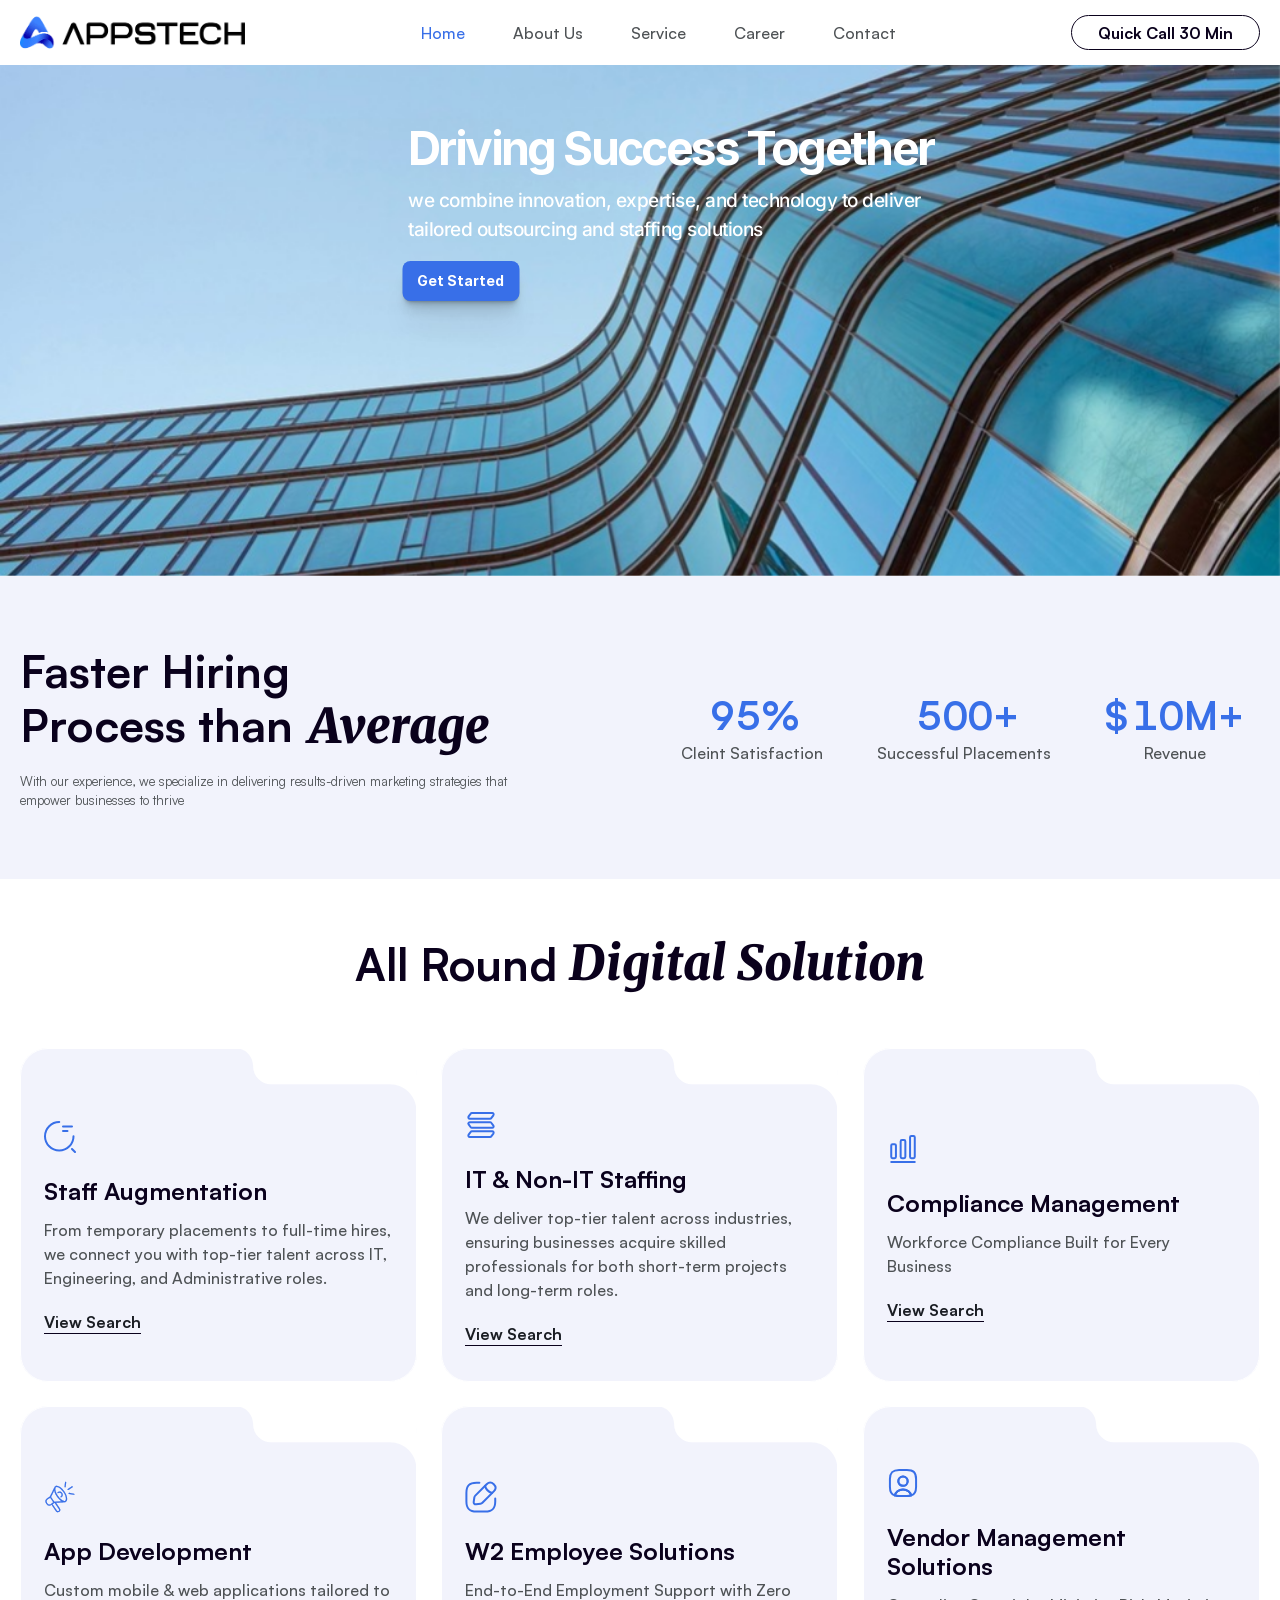
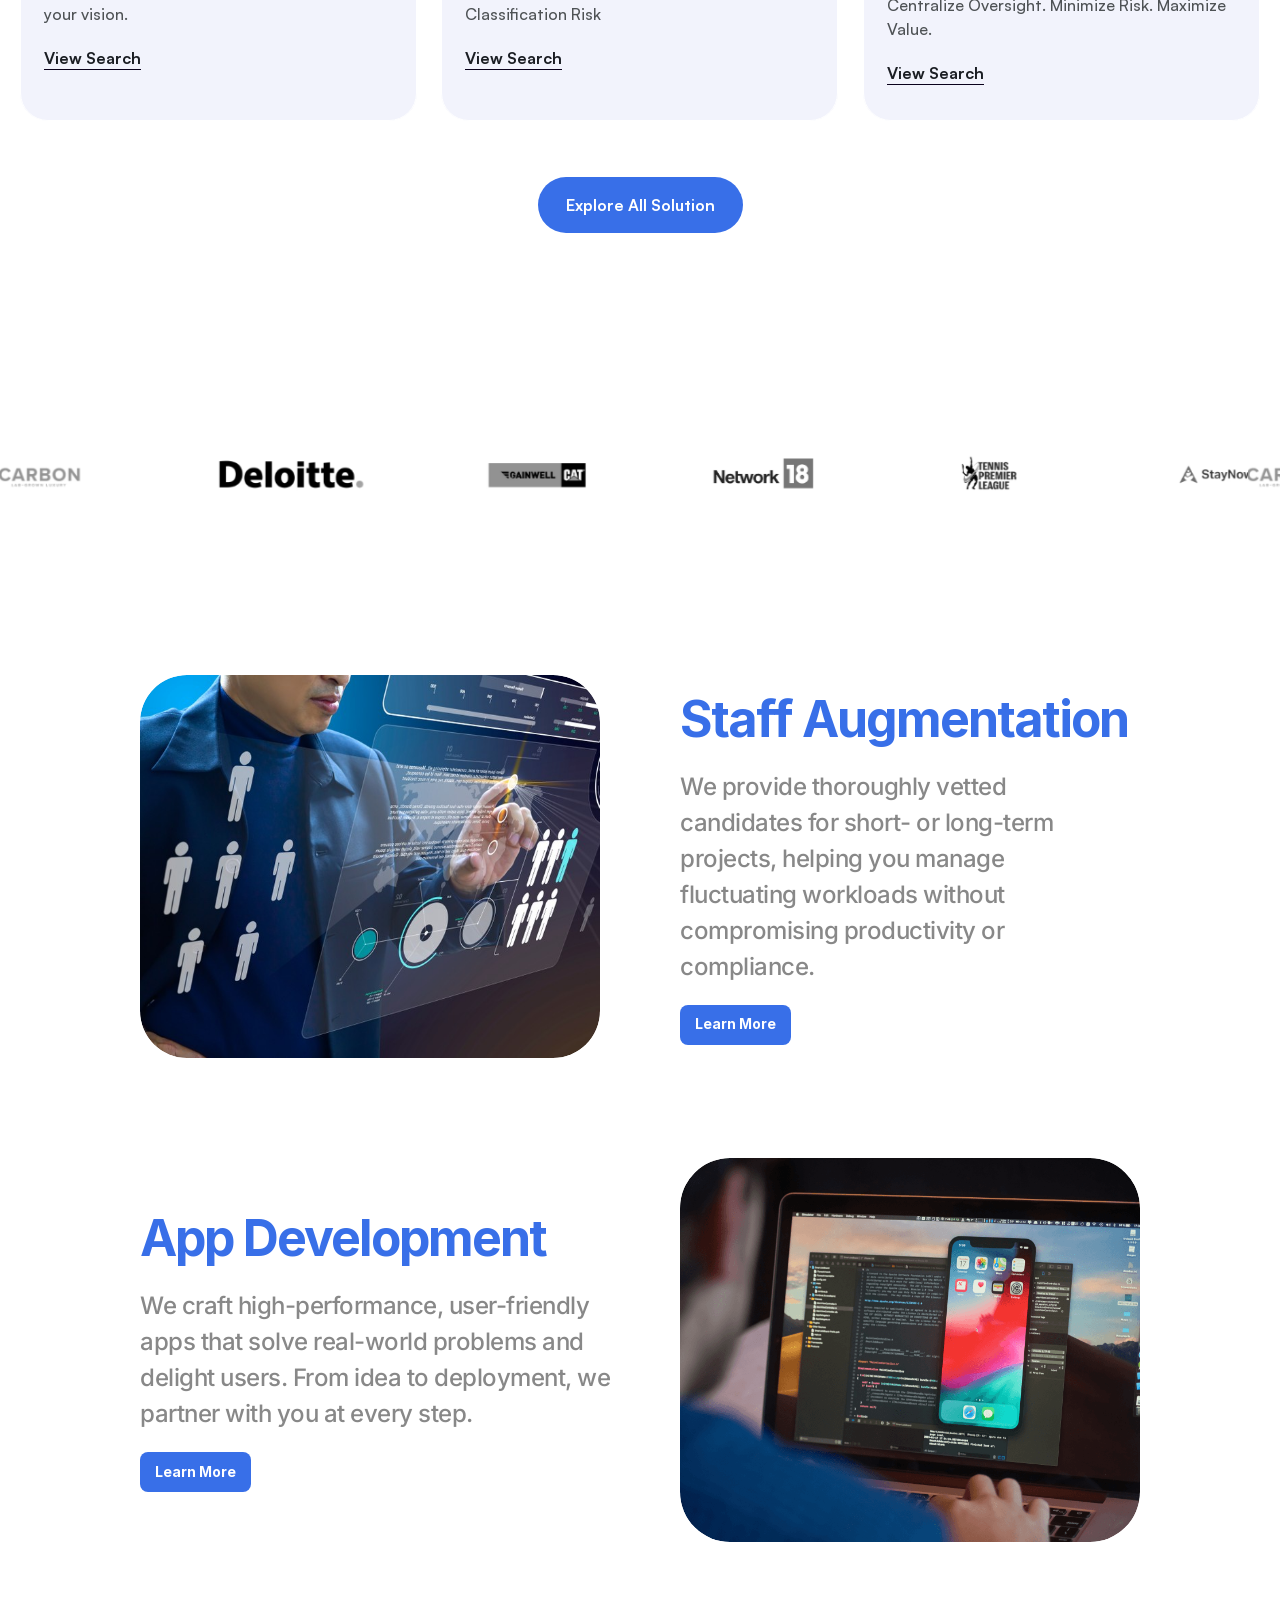
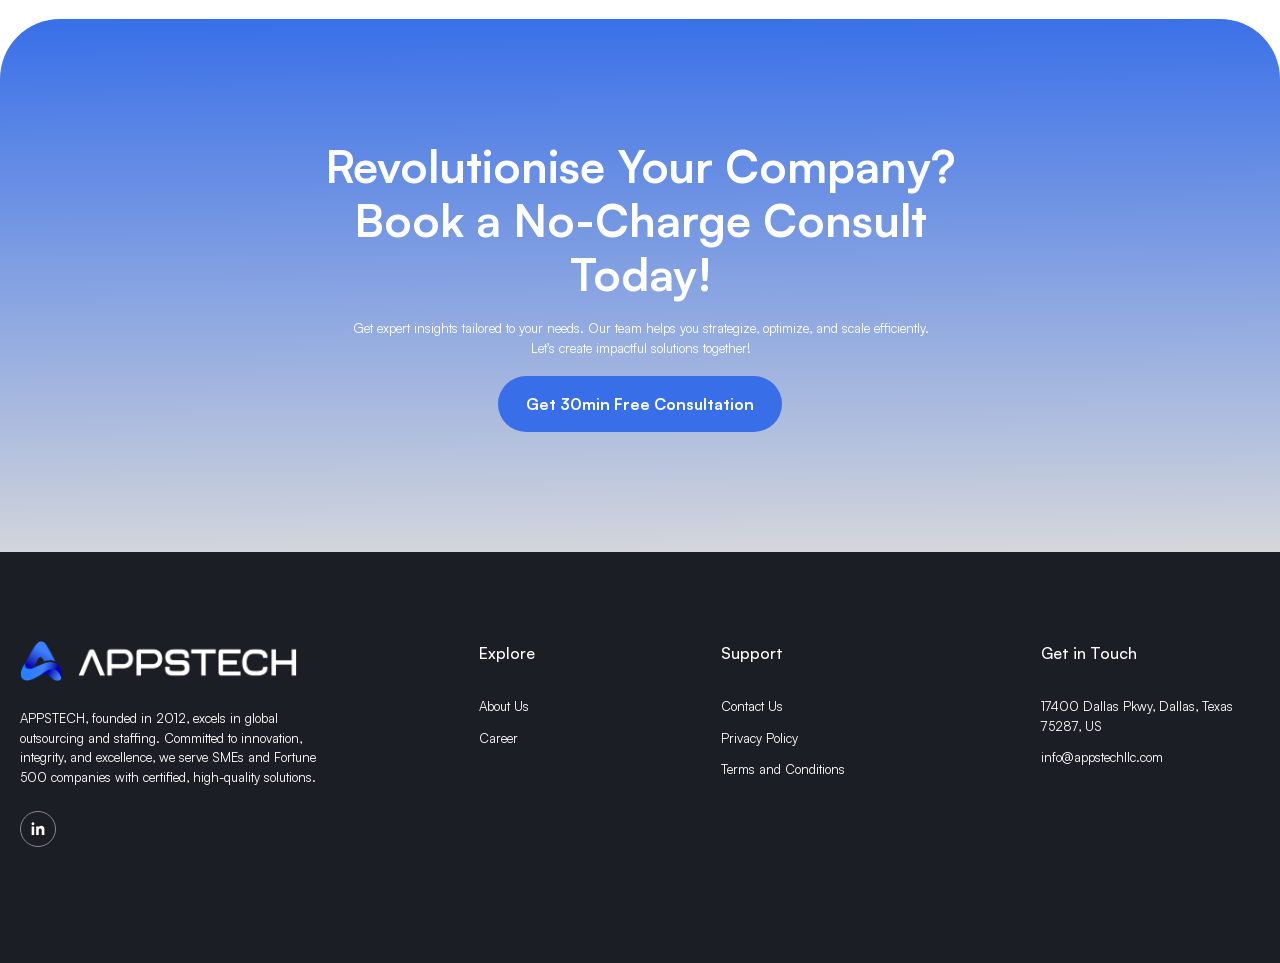
<file: index.html>
<!doctype html>
<html lang="en">
<head>
    <meta charset="utf-8">
    
    
    
    <!-- Start of headStart -->
    
    <!-- End of headStart -->
    <meta name="viewport" content="width=device-width">
    <title>AppsTech</title>
    <meta name="description" content="Cutting-Edge RPO, KPO, BPO, and Staffing Solutions. Streamline operations, reduce costs, and scale smarter with AppsTech.">
    <link href="./assets/external/framerusercontent.com/images/NL5c8tpkD81G0eLVsG0susbqFM.gif" rel="icon" media="(prefers-color-scheme: light)">
    <link href="./assets/external/framerusercontent.com/images/NL5c8tpkD81G0eLVsG0susbqFM.gif" rel="icon" media="(prefers-color-scheme: dark)">
    <link rel="apple-touch-icon" href="./assets/external/framerusercontent.com/images/EGvoi2jdg8NuIXK7FyhYTnyxXY.png">
    <!-- Open Graph / Facebook -->
    <meta property="og:type" content="website">
    <meta property="og:title" content="AppsTech">
    <meta property="og:description" content="Cutting-Edge RPO, KPO, BPO, and Staffing Solutions. Streamline operations, reduce costs, and scale smarter with AppsTech.">
    <!-- Twitter -->
    <meta name="twitter:card" content="summary_large_image">
    <meta name="twitter:title" content="AppsTech">
    <meta name="twitter:description" content="Cutting-Edge RPO, KPO, BPO, and Staffing Solutions. Streamline operations, reduce costs, and scale smarter with AppsTech.">
    
    <meta name="robots" content="max-image-preview:large"><link rel="canonical" href="/"><meta property="og:url" content="/"><style data-framer-breakpoint-css>@media(min-width: 1200px){.hidden-72rtr7{display:none!important}}@media(min-width: 768px) and (max-width: 1199px){.hidden-a2gpv4{display:none!important}}@media(max-width: 767px){.hidden-1hf11hh{display:none!important}}</style><style data-framer-css-ssr-minified data-framer-components="framer-lib-cursors-host framer-Wq5kf PropertyOverrides framer-wiTRS framer-kdEns framer-peKC7 framer-5uHYU framer-xMnRO framer-BokbI framer-N7v8C framer-IHV3O framer-WxFdW framer-lDhH7 framer-5fr9W framer-sMD7V">html,body,#main{margin:0;padding:0;box-sizing:border-box}:root{-webkit-font-smoothing:antialiased;-moz-osx-font-smoothing:grayscale}*{box-sizing:border-box;-webkit-font-smoothing:inherit}h1,h2,h3,h4,h5,h6,p,figure{margin:0}body,input,textarea,select,button{font-size:12px;font-family:sans-serif}body{--token-5ff00641-a1da-4cda-8f1b-386c104ed598: rgb(56, 111, 232);--token-6261d636-952c-4dfb-a955-0dea5e397c16: rgb(15, 14, 14);--token-b5c8240e-e4da-4652-8851-5e536d386795: rgb(242, 243, 252);--token-6b68f89d-51e6-4f15-a5b8-a68196687447: rgb(242, 243, 252);--token-024dd906-d252-4bfd-8a84-802b8bdc641f: rgb(56, 111, 232);--token-55a343e8-afe2-46e9-9eb8-add7ee6987cf: rgb(78, 82, 85);--token-335ff9c3-884a-407b-b342-ef0e7d5237de: rgb(27, 30, 36);--token-c662a1e3-f26c-4856-8b8d-29e1b38b74b2: rgb(10, 1, 28);--token-5f387a4e-2844-43af-bcb7-2fa7dc2f8146: rgb(255, 255, 255);--token-16441161-fd12-4a26-85fb-0fc2fc016a06: rgb(249, 248, 253);--token-c1f50241-05da-45e6-8bb1-bc3fb9a6335c: rgb(231, 231, 232);--token-0ce06e4d-7da0-4d13-9e22-65617182f27d: rgb(207, 208, 209);--token-730ee856-1d6c-4ad5-8788-e5ab83133b98: rgb(160, 161, 163);--token-29bd5d87-dbe2-4d32-832b-d86c47223838: rgb(136, 137, 139);--token-40897d0d-5ff8-4c71-a660-f44971f4da13: rgb(0, 0, 0);--token-c51c9085-65ef-4e1e-923d-bc07e3c105bc: rgb(56, 111, 232);--token-92c5bc4c-f58a-4596-9e89-d772c005e4aa: rgb(222, 236, 255)}@font-face{font-family:Inter;font-style:normal;font-weight:500;font-display:swap;src:url(./assets/external/fonts.gstatic.com/s/inter/v19/UcCO3FwrK3iLTeHuS_nVMrMxCp50SjIw2boKoduKmMEVuI6fAZJhiI2B.woff2) format("woff2");unicode-range:U+0460-052F,U+1C80-1C8A,U+20B4,U+2DE0-2DFF,U+A640-A69F,U+FE2E-FE2F}@font-face{font-family:Inter;font-style:normal;font-weight:500;font-display:swap;src:url(./assets/external/fonts.gstatic.com/s/inter/v19/UcCO3FwrK3iLTeHuS_nVMrMxCp50SjIw2boKoduKmMEVuI6fAZthiI2B.woff2) format("woff2");unicode-range:U+0301,U+0400-045F,U+0490-0491,U+04B0-04B1,U+2116}@font-face{font-family:Inter;font-style:normal;font-weight:500;font-display:swap;src:url(./assets/external/fonts.gstatic.com/s/inter/v19/UcCO3FwrK3iLTeHuS_nVMrMxCp50SjIw2boKoduKmMEVuI6fAZNhiI2B.woff2) format("woff2");unicode-range:U+1F00-1FFF}@font-face{font-family:Inter;font-style:normal;font-weight:500;font-display:swap;src:url(./assets/external/fonts.gstatic.com/s/inter/v19/UcCO3FwrK3iLTeHuS_nVMrMxCp50SjIw2boKoduKmMEVuI6fAZxhiI2B.woff2) format("woff2");unicode-range:U+0370-0377,U+037A-037F,U+0384-038A,U+038C,U+038E-03A1,U+03A3-03FF}@font-face{font-family:Inter;font-style:normal;font-weight:500;font-display:swap;src:url(./assets/external/fonts.gstatic.com/s/inter/v19/UcCO3FwrK3iLTeHuS_nVMrMxCp50SjIw2boKoduKmMEVuI6fAZBhiI2B.woff2) format("woff2");unicode-range:U+0102-0103,U+0110-0111,U+0128-0129,U+0168-0169,U+01A0-01A1,U+01AF-01B0,U+0300-0301,U+0303-0304,U+0308-0309,U+0323,U+0329,U+1EA0-1EF9,U+20AB}@font-face{font-family:Inter;font-style:normal;font-weight:500;font-display:swap;src:url(./assets/external/fonts.gstatic.com/s/inter/v19/UcCO3FwrK3iLTeHuS_nVMrMxCp50SjIw2boKoduKmMEVuI6fAZFhiI2B.woff2) format("woff2");unicode-range:U+0100-02BA,U+02BD-02C5,U+02C7-02CC,U+02CE-02D7,U+02DD-02FF,U+0304,U+0308,U+0329,U+1D00-1DBF,U+1E00-1E9F,U+1EF2-1EFF,U+2020,U+20A0-20AB,U+20AD-20C0,U+2113,U+2C60-2C7F,U+A720-A7FF}@font-face{font-family:Inter;font-style:normal;font-weight:500;font-display:swap;src:url(./assets/external/fonts.gstatic.com/s/inter/v19/UcCO3FwrK3iLTeHuS_nVMrMxCp50SjIw2boKoduKmMEVuI6fAZ9hiA.woff2) format("woff2");unicode-range:U+0000-00FF,U+0131,U+0152-0153,U+02BB-02BC,U+02C6,U+02DA,U+02DC,U+0304,U+0308,U+0329,U+2000-206F,U+20AC,U+2122,U+2191,U+2193,U+2212,U+2215,U+FEFF,U+FFFD}@font-face{font-family:Merriweather;font-style:italic;font-weight:900;font-stretch:100%;font-display:block;src:url(./assets/external/fonts.gstatic.com/s/merriweather/v31/u-4B0qyriQwlOrhSvowK_l5-eTxCVx0ZbwLvKH2Gk9hLmp0v5yA-xXPqCzLvPee1XYk_XSf-FmRrV236AvHqYQ.woff2) format("woff2");unicode-range:U+0460-052F,U+1C80-1C8A,U+20B4,U+2DE0-2DFF,U+A640-A69F,U+FE2E-FE2F}@font-face{font-family:Merriweather;font-style:italic;font-weight:900;font-stretch:100%;font-display:block;src:url(./assets/external/fonts.gstatic.com/s/merriweather/v31/u-4B0qyriQwlOrhSvowK_l5-eTxCVx0ZbwLvKH2Gk9hLmp0v5yA-xXPqCzLvPee1XYk_XSf-FmRrV23zAvHqYQ.woff2) format("woff2");unicode-range:U+0301,U+0400-045F,U+0490-0491,U+04B0-04B1,U+2116}@font-face{font-family:Merriweather;font-style:italic;font-weight:900;font-stretch:100%;font-display:block;src:url(./assets/external/fonts.gstatic.com/s/merriweather/v31/u-4B0qyriQwlOrhSvowK_l5-eTxCVx0ZbwLvKH2Gk9hLmp0v5yA-xXPqCzLvPee1XYk_XSf-FmRrV234AvHqYQ.woff2) format("woff2");unicode-range:U+0102-0103,U+0110-0111,U+0128-0129,U+0168-0169,U+01A0-01A1,U+01AF-01B0,U+0300-0301,U+0303-0304,U+0308-0309,U+0323,U+0329,U+1EA0-1EF9,U+20AB}@font-face{font-family:Merriweather;font-style:italic;font-weight:900;font-stretch:100%;font-display:block;src:url(./assets/external/fonts.gstatic.com/s/merriweather/v31/u-4B0qyriQwlOrhSvowK_l5-eTxCVx0ZbwLvKH2Gk9hLmp0v5yA-xXPqCzLvPee1XYk_XSf-FmRrV235AvHqYQ.woff2) format("woff2");unicode-range:U+0100-02BA,U+02BD-02C5,U+02C7-02CC,U+02CE-02D7,U+02DD-02FF,U+0304,U+0308,U+0329,U+1D00-1DBF,U+1E00-1E9F,U+1EF2-1EFF,U+2020,U+20A0-20AB,U+20AD-20C0,U+2113,U+2C60-2C7F,U+A720-A7FF}@font-face{font-family:Merriweather;font-style:italic;font-weight:900;font-stretch:100%;font-display:block;src:url(./assets/external/fonts.gstatic.com/s/merriweather/v31/u-4B0qyriQwlOrhSvowK_l5-eTxCVx0ZbwLvKH2Gk9hLmp0v5yA-xXPqCzLvPee1XYk_XSf-FmRrV233AvE.woff2) format("woff2");unicode-range:U+0000-00FF,U+0131,U+0152-0153,U+02BB-02BC,U+02C6,U+02DA,U+02DC,U+0304,U+0308,U+0329,U+2000-206F,U+20AC,U+2122,U+2191,U+2193,U+2212,U+2215,U+FEFF,U+FFFD}@font-face{font-family:Inter;src:url(./assets/external/framerusercontent.com/assets/5vvr9Vy74if2I6bQbJvbw7SY1pQ.woff2);font-display:swap;font-style:normal;font-weight:400;unicode-range:U+0460-052F,U+1C80-1C88,U+20B4,U+2DE0-2DFF,U+A640-A69F,U+FE2E-FE2F}@font-face{font-family:Inter;src:url(./assets/external/framerusercontent.com/assets/EOr0mi4hNtlgWNn9if640EZzXCo.woff2);font-display:swap;font-style:normal;font-weight:400;unicode-range:U+0301,U+0400-045F,U+0490-0491,U+04B0-04B1,U+2116}@font-face{font-family:Inter;src:url(./assets/external/framerusercontent.com/assets/Y9k9QrlZAqio88Klkmbd8VoMQc.woff2);font-display:swap;font-style:normal;font-weight:400;unicode-range:U+1F00-1FFF}@font-face{font-family:Inter;src:url(./assets/external/framerusercontent.com/assets/OYrD2tBIBPvoJXiIHnLoOXnY9M.woff2);font-display:swap;font-style:normal;font-weight:400;unicode-range:U+0370-03FF}@font-face{font-family:Inter;src:url(./assets/external/framerusercontent.com/assets/JeYwfuaPfZHQhEG8U5gtPDZ7WQ.woff2);font-display:swap;font-style:normal;font-weight:400;unicode-range:U+0100-024F,U+0259,U+1E00-1EFF,U+2020,U+20A0-20AB,U+20AD-20CF,U+2113,U+2C60-2C7F,U+A720-A7FF}@font-face{font-family:Inter;src:url(./assets/external/framerusercontent.com/assets/vQyevYAyHtARFwPqUzQGpnDs.woff2);font-display:swap;font-style:normal;font-weight:400;unicode-range:U+0000-00FF,U+0131,U+0152-0153,U+02BB-02BC,U+02C6,U+02DA,U+02DC,U+2000-206F,U+2074,U+20AC,U+2122,U+2191,U+2193,U+2212,U+2215,U+FEFF,U+FFFD}@font-face{font-family:Inter;src:url(./assets/external/framerusercontent.com/assets/b6Y37FthZeALduNqHicBT6FutY.woff2);font-display:swap;font-style:normal;font-weight:400;unicode-range:U+0102-0103,U+0110-0111,U+0128-0129,U+0168-0169,U+01A0-01A1,U+01AF-01B0,U+1EA0-1EF9,U+20AB}@font-face{font-family:Inter;src:url(./assets/external/framerusercontent.com/assets/DpPBYI0sL4fYLgAkX8KXOPVt7c.woff2);font-display:swap;font-style:normal;font-weight:700;unicode-range:U+0460-052F,U+1C80-1C88,U+20B4,U+2DE0-2DFF,U+A640-A69F,U+FE2E-FE2F}@font-face{font-family:Inter;src:url(./assets/external/framerusercontent.com/assets/4RAEQdEOrcnDkhHiiCbJOw92Lk.woff2);font-display:swap;font-style:normal;font-weight:700;unicode-range:U+0301,U+0400-045F,U+0490-0491,U+04B0-04B1,U+2116}@font-face{font-family:Inter;src:url(./assets/external/framerusercontent.com/assets/1K3W8DizY3v4emK8Mb08YHxTbs.woff2);font-display:swap;font-style:normal;font-weight:700;unicode-range:U+1F00-1FFF}@font-face{font-family:Inter;src:url(./assets/external/framerusercontent.com/assets/tUSCtfYVM1I1IchuyCwz9gDdQ.woff2);font-display:swap;font-style:normal;font-weight:700;unicode-range:U+0370-03FF}@font-face{font-family:Inter;src:url(./assets/external/framerusercontent.com/assets/VgYFWiwsAC5OYxAycRXXvhze58.woff2);font-display:swap;font-style:normal;font-weight:700;unicode-range:U+0100-024F,U+0259,U+1E00-1EFF,U+2020,U+20A0-20AB,U+20AD-20CF,U+2113,U+2C60-2C7F,U+A720-A7FF}@font-face{font-family:Inter;src:url(./assets/external/framerusercontent.com/assets/DXD0Q7LSl7HEvDzucnyLnGBHM.woff2);font-display:swap;font-style:normal;font-weight:700;unicode-range:U+0000-00FF,U+0131,U+0152-0153,U+02BB-02BC,U+02C6,U+02DA,U+02DC,U+2000-206F,U+2074,U+20AC,U+2122,U+2191,U+2193,U+2212,U+2215,U+FEFF,U+FFFD}@font-face{font-family:Inter;src:url(./assets/external/framerusercontent.com/assets/GIryZETIX4IFypco5pYZONKhJIo.woff2);font-display:swap;font-style:normal;font-weight:700;unicode-range:U+0102-0103,U+0110-0111,U+0128-0129,U+0168-0169,U+01A0-01A1,U+01AF-01B0,U+1EA0-1EF9,U+20AB}@font-face{font-family:Inter;src:url(./assets/external/framerusercontent.com/assets/H89BbHkbHDzlxZzxi8uPzTsp90.woff2);font-display:swap;font-style:italic;font-weight:700;unicode-range:U+0460-052F,U+1C80-1C88,U+20B4,U+2DE0-2DFF,U+A640-A69F,U+FE2E-FE2F}@font-face{font-family:Inter;src:url(./assets/external/framerusercontent.com/assets/u6gJwDuwB143kpNK1T1MDKDWkMc.woff2);font-display:swap;font-style:italic;font-weight:700;unicode-range:U+0301,U+0400-045F,U+0490-0491,U+04B0-04B1,U+2116}@font-face{font-family:Inter;src:url(./assets/external/framerusercontent.com/assets/43sJ6MfOPh1LCJt46OvyDuSbA6o.woff2);font-display:swap;font-style:italic;font-weight:700;unicode-range:U+1F00-1FFF}@font-face{font-family:Inter;src:url(./assets/external/framerusercontent.com/assets/wccHG0r4gBDAIRhfHiOlq6oEkqw.woff2);font-display:swap;font-style:italic;font-weight:700;unicode-range:U+0370-03FF}@font-face{font-family:Inter;src:url(./assets/external/framerusercontent.com/assets/WZ367JPwf9bRW6LdTHN8rXgSjw.woff2);font-display:swap;font-style:italic;font-weight:700;unicode-range:U+0100-024F,U+0259,U+1E00-1EFF,U+2020,U+20A0-20AB,U+20AD-20CF,U+2113,U+2C60-2C7F,U+A720-A7FF}@font-face{font-family:Inter;src:url(./assets/external/framerusercontent.com/assets/QxmhnWTzLtyjIiZcfaLIJ8EFBXU.woff2);font-display:swap;font-style:italic;font-weight:700;unicode-range:U+0000-00FF,U+0131,U+0152-0153,U+02BB-02BC,U+02C6,U+02DA,U+02DC,U+2000-206F,U+2074,U+20AC,U+2122,U+2191,U+2193,U+2212,U+2215,U+FEFF,U+FFFD}@font-face{font-family:Inter;src:url(./assets/external/framerusercontent.com/assets/2A4Xx7CngadFGlVV4xrO06OBHY.woff2);font-display:swap;font-style:italic;font-weight:700;unicode-range:U+0102-0103,U+0110-0111,U+0128-0129,U+0168-0169,U+01A0-01A1,U+01AF-01B0,U+1EA0-1EF9,U+20AB}@font-face{font-family:Inter;src:url(./assets/external/framerusercontent.com/assets/CfMzU8w2e7tHgF4T4rATMPuWosA.woff2);font-display:swap;font-style:italic;font-weight:400;unicode-range:U+0460-052F,U+1C80-1C88,U+20B4,U+2DE0-2DFF,U+A640-A69F,U+FE2E-FE2F}@font-face{font-family:Inter;src:url(./assets/external/framerusercontent.com/assets/867QObYax8ANsfX4TGEVU9YiCM.woff2);font-display:swap;font-style:italic;font-weight:400;unicode-range:U+0301,U+0400-045F,U+0490-0491,U+04B0-04B1,U+2116}@font-face{font-family:Inter;src:url(./assets/external/framerusercontent.com/assets/Oyn2ZbENFdnW7mt2Lzjk1h9Zb9k.woff2);font-display:swap;font-style:italic;font-weight:400;unicode-range:U+1F00-1FFF}@font-face{font-family:Inter;src:url(./assets/external/framerusercontent.com/assets/cdAe8hgZ1cMyLu9g005pAW3xMo.woff2);font-display:swap;font-style:italic;font-weight:400;unicode-range:U+0370-03FF}@font-face{font-family:Inter;src:url(./assets/external/framerusercontent.com/assets/DOfvtmE1UplCq161m6Hj8CSQYg.woff2);font-display:swap;font-style:italic;font-weight:400;unicode-range:U+0100-024F,U+0259,U+1E00-1EFF,U+2020,U+20A0-20AB,U+20AD-20CF,U+2113,U+2C60-2C7F,U+A720-A7FF}@font-face{font-family:Inter;src:url(./assets/external/framerusercontent.com/assets/vFzuJY0c65av44uhEKB6vyjFMg.woff2);font-display:swap;font-style:italic;font-weight:400;unicode-range:U+0000-00FF,U+0131,U+0152-0153,U+02BB-02BC,U+02C6,U+02DA,U+02DC,U+2000-206F,U+2074,U+20AC,U+2122,U+2191,U+2193,U+2212,U+2215,U+FEFF,U+FFFD}@font-face{font-family:Inter;src:url(./assets/external/framerusercontent.com/assets/tKtBcDnBMevsEEJKdNGhhkLzYo.woff2);font-display:swap;font-style:italic;font-weight:400;unicode-range:U+0102-0103,U+0110-0111,U+0128-0129,U+0168-0169,U+01A0-01A1,U+01AF-01B0,U+1EA0-1EF9,U+20AB}@font-face{font-family:Satoshi;src:url(./assets/external/framerusercontent.com/third-party-assets/fontshare/wf/P2LQKHE6KA6ZP4AAGN72KDWMHH6ZH3TA/ZC32TK2P7FPS5GFTL46EU6KQJA24ZYDB/7AHDUZ4A7LFLVFUIFSARGIWCRQJHISQP.woff2);font-display:swap;font-style:normal;font-weight:500}@font-face{font-family:Satoshi;src:url(./assets/external/framerusercontent.com/third-party-assets/fontshare/wf/LAFFD4SDUCDVQEXFPDC7C53EQ4ZELWQI/PXCT3G6LO6ICM5I3NTYENYPWJAECAWDD/GHM6WVH6MILNYOOCXHXB5GTSGNTMGXZR.woff2);font-display:swap;font-style:normal;font-weight:700}@font-face{font-family:Satoshi;src:url(./assets/external/framerusercontent.com/third-party-assets/fontshare/wf/CDEBEFT2R7XKNGXSBBLZGMY4MMHZG75P/HEVKDGQCYDZ7Z6CDVR2ZQGBCTUD6ZARH/BKWEE3VKGTFABE37K2DTH625VUSN2N35.woff2);font-display:swap;font-style:italic;font-weight:700}@font-face{font-family:Satoshi;src:url(./assets/external/framerusercontent.com/third-party-assets/fontshare/wf/NID3I7RITWZSKXRCJGOCMP5NOADJK6IG/2HLHGD7OBTWCOHW64YXOE5KFXHU4KJHM/ZHME2QIRFR7UPJ47NLY27RCAFY44CKZJ.woff2);font-display:swap;font-style:italic;font-weight:500}@font-face{font-family:Satoshi;src:url(./assets/external/framerusercontent.com/third-party-assets/fontshare/wf/NHPGVFYUXYXE33DZ75OIT4JFGHITX5PE/PSUTMASCDJTVPERDYJZPN23BVUFUCQIF/J64QX5IPOHK56I2KYUNBQ5M2XWZEYKYX.woff2);font-display:block;font-style:normal;font-weight:900}@font-face{font-family:Satoshi;src:url(./assets/external/framerusercontent.com/third-party-assets/fontshare/wf/5ICO57VJIN252OT5L2KLEIPW754DTLAO/ZU64SLR2IEO66N27IVY5Z6JJJRTJECJK/TCTRLNEXANFIGSFCZTGQL7PZ5362GYK6.woff2);font-display:block;font-style:italic;font-weight:900}@font-face{font-family:Satoshi;src:url(./assets/external/framerusercontent.com/third-party-assets/fontshare/wf/TTX2Z3BF3P6Y5BQT3IV2VNOK6FL22KUT/7QYRJOI3JIMYHGY6CH7SOIFRQLZOLNJ6/KFIAZD4RUMEZIYV6FQ3T3GP5PDBDB6JY.woff2);font-display:swap;font-style:normal;font-weight:400}@font-face{font-family:Satoshi;src:url(./assets/external/framerusercontent.com/third-party-assets/fontshare/wf/MPIFA4B3XXRNY2MJDGP6GOOOAF6EOCLO/W5E4ZFYPJ3V6JKMBGHB6YMITK6EWS2XA/QOMBWPST76ICDYF6WOBS7SQ7RBT67QW2.woff2);font-display:swap;font-style:italic;font-weight:400}@font-face{font-family:Inter Placeholder;src:local("Arial");ascent-override:89.79%;descent-override:22.36%;line-gap-override:0%;size-adjust:107.89%}@font-face{font-family:Satoshi Placeholder;src:local("Arial");ascent-override:102.23%;descent-override:24.29%;line-gap-override:10.12%;size-adjust:98.8%}body{--framer-will-change-override: none}@supports (background: -webkit-named-image(i)) and (not (grid-template-rows: subgrid)){body{--framer-will-change-override: transform}}[data-framer-component-type]{position:absolute}[data-framer-component-type=Text]{cursor:inherit}[data-framer-component-text-autosized] *{white-space:pre}[data-framer-component-type=Text]>*{text-align:var(--framer-text-alignment, start)}[data-framer-component-type=Text] span span,[data-framer-component-type=Text] p span,[data-framer-component-type=Text] h1 span,[data-framer-component-type=Text] h2 span,[data-framer-component-type=Text] h3 span,[data-framer-component-type=Text] h4 span,[data-framer-component-type=Text] h5 span,[data-framer-component-type=Text] h6 span{display:block}[data-framer-component-type=Text] span span span,[data-framer-component-type=Text] p span span,[data-framer-component-type=Text] h1 span span,[data-framer-component-type=Text] h2 span span,[data-framer-component-type=Text] h3 span span,[data-framer-component-type=Text] h4 span span,[data-framer-component-type=Text] h5 span span,[data-framer-component-type=Text] h6 span span{display:unset}[data-framer-component-type=Text] div div span,[data-framer-component-type=Text] a div span,[data-framer-component-type=Text] span span span,[data-framer-component-type=Text] p span span,[data-framer-component-type=Text] h1 span span,[data-framer-component-type=Text] h2 span span,[data-framer-component-type=Text] h3 span span,[data-framer-component-type=Text] h4 span span,[data-framer-component-type=Text] h5 span span,[data-framer-component-type=Text] h6 span span,[data-framer-component-type=Text] a{font-family:var(--font-family);font-style:var(--font-style);font-weight:min(calc(var(--framer-font-weight-increase, 0) + var(--font-weight, 400)),900);color:var(--text-color);letter-spacing:var(--letter-spacing);font-size:var(--font-size);text-transform:var(--text-transform);text-decoration:var(--text-decoration);line-height:var(--line-height)}[data-framer-component-type=Text] div div span,[data-framer-component-type=Text] a div span,[data-framer-component-type=Text] span span span,[data-framer-component-type=Text] p span span,[data-framer-component-type=Text] h1 span span,[data-framer-component-type=Text] h2 span span,[data-framer-component-type=Text] h3 span span,[data-framer-component-type=Text] h4 span span,[data-framer-component-type=Text] h5 span span,[data-framer-component-type=Text] h6 span span,[data-framer-component-type=Text] a{--font-family: var(--framer-font-family);--font-style: var(--framer-font-style);--font-weight: var(--framer-font-weight);--text-color: var(--framer-text-color);--letter-spacing: var(--framer-letter-spacing);--font-size: var(--framer-font-size);--text-transform: var(--framer-text-transform);--text-decoration: var(--framer-text-decoration);--line-height: var(--framer-line-height)}[data-framer-component-type=Text] a,[data-framer-component-type=Text] a div span,[data-framer-component-type=Text] a span span span,[data-framer-component-type=Text] a p span span,[data-framer-component-type=Text] a h1 span span,[data-framer-component-type=Text] a h2 span span,[data-framer-component-type=Text] a h3 span span,[data-framer-component-type=Text] a h4 span span,[data-framer-component-type=Text] a h5 span span,[data-framer-component-type=Text] a h6 span span{--font-family: var(--framer-link-font-family, var(--framer-font-family));--font-style: var(--framer-link-font-style, var(--framer-font-style));--font-weight: var(--framer-link-font-weight, var(--framer-font-weight));--text-color: var(--framer-link-text-color, var(--framer-text-color));--font-size: var(--framer-link-font-size, var(--framer-font-size));--text-transform: var(--framer-link-text-transform, var(--framer-text-transform));--text-decoration: var(--framer-link-text-decoration, var(--framer-text-decoration))}[data-framer-component-type=Text] a:hover,[data-framer-component-type=Text] a div span:hover,[data-framer-component-type=Text] a span span span:hover,[data-framer-component-type=Text] a p span span:hover,[data-framer-component-type=Text] a h1 span span:hover,[data-framer-component-type=Text] a h2 span span:hover,[data-framer-component-type=Text] a h3 span span:hover,[data-framer-component-type=Text] a h4 span span:hover,[data-framer-component-type=Text] a h5 span span:hover,[data-framer-component-type=Text] a h6 span span:hover{--font-family: var(--framer-link-hover-font-family, var(--framer-link-font-family, var(--framer-font-family)));--font-style: var(--framer-link-hover-font-style, var(--framer-link-font-style, var(--framer-font-style)));--font-weight: var(--framer-link-hover-font-weight, var(--framer-link-font-weight, var(--framer-font-weight)));--text-color: var(--framer-link-hover-text-color, var(--framer-link-text-color, var(--framer-text-color)));--font-size: var(--framer-link-hover-font-size, var(--framer-link-font-size, var(--framer-font-size)));--text-transform: var(--framer-link-hover-text-transform, var(--framer-link-text-transform, var(--framer-text-transform)));--text-decoration: var(--framer-link-hover-text-decoration, var(--framer-link-text-decoration, var(--framer-text-decoration)))}[data-framer-component-type=Text].isCurrent a,[data-framer-component-type=Text].isCurrent a div span,[data-framer-component-type=Text].isCurrent a span span span,[data-framer-component-type=Text].isCurrent a p span span,[data-framer-component-type=Text].isCurrent a h1 span span,[data-framer-component-type=Text].isCurrent a h2 span span,[data-framer-component-type=Text].isCurrent a h3 span span,[data-framer-component-type=Text].isCurrent a h4 span span,[data-framer-component-type=Text].isCurrent a h5 span span,[data-framer-component-type=Text].isCurrent a h6 span span{--font-family: var(--framer-link-current-font-family, var(--framer-link-font-family, var(--framer-font-family)));--font-style: var(--framer-link-current-font-style, var(--framer-link-font-style, var(--framer-font-style)));--font-weight: var(--framer-link-current-font-weight, var(--framer-link-font-weight, var(--framer-font-weight)));--text-color: var(--framer-link-current-text-color, var(--framer-link-text-color, var(--framer-text-color)));--font-size: var(--framer-link-current-font-size, var(--framer-link-font-size, var(--framer-font-size)));--text-transform: var(--framer-link-current-text-transform, var(--framer-link-text-transform, var(--framer-text-transform)));--text-decoration: var(--framer-link-current-text-decoration, var(--framer-link-text-decoration, var(--framer-text-decoration)))}p.framer-text,div.framer-text,figure.framer-text,h1.framer-text,h2.framer-text,h3.framer-text,h4.framer-text,h5.framer-text,h6.framer-text,ol.framer-text,ul.framer-text{margin:0;padding:0}p.framer-text,div.framer-text,h1.framer-text,h2.framer-text,h3.framer-text,h4.framer-text,h5.framer-text,h6.framer-text,li.framer-text,ol.framer-text,ul.framer-text,span.framer-text:not([data-text-fill]){font-family:var(--framer-blockquote-font-family, var(--framer-font-family, Inter, Inter Placeholder, sans-serif));font-style:var(--framer-blockquote-font-style, var(--framer-font-style, normal));font-weight:var(--framer-blockquote-font-weight, var(--framer-font-weight, 400));color:var(--framer-blockquote-text-color, var(--framer-text-color, #000));font-size:calc(var(--framer-blockquote-font-size, var(--framer-font-size, 16px)) * var(--framer-font-size-scale, 1));letter-spacing:var(--framer-blockquote-letter-spacing, var(--framer-letter-spacing, 0));text-transform:var(--framer-blockquote-text-transform, var(--framer-text-transform, none));text-decoration:var(--framer-blockquote-text-decoration, var(--framer-text-decoration, none));line-height:var(--framer-blockquote-line-height, var(--framer-line-height, 1.2em));text-align:var(--framer-blockquote-text-alignment, var(--framer-text-alignment, start));-webkit-text-stroke-width:var(--framer-text-stroke-width, initial);-webkit-text-stroke-color:var(--framer-text-stroke-color, initial);-moz-font-feature-settings:var(--framer-font-open-type-features, initial);-webkit-font-feature-settings:var(--framer-font-open-type-features, initial);font-feature-settings:var(--framer-font-open-type-features, initial);font-variation-settings:var(--framer-font-variation-axes, normal);text-wrap:var(--framer-text-wrap-override, var(--framer-text-wrap))}@supports not (color: color(display-p3 1 1 1)){p.framer-text,div.framer-text,h1.framer-text,h2.framer-text,h3.framer-text,h4.framer-text,h5.framer-text,h6.framer-text,li.framer-text,ol.framer-text,ul.framer-text,span.framer-text:not([data-text-fill]){color:var(--framer-blockquote-text-color-rgb, var(--framer-blockquote-text-color, var(--framer-text-color-rgb, var(--framer-text-color, #000))));-webkit-text-stroke-color:var(--framer-text-stroke-color-rgb, var(--framer-text-stroke-color, initial))}}.framer-fit-text .framer-text{white-space:nowrap;white-space-collapse:preserve}strong.framer-text{font-family:var(--framer-blockquote-font-family-bold, var(--framer-font-family-bold));font-style:var(--framer-blockquote-font-style-bold, var(--framer-font-style-bold));font-weight:var(--framer-blockquote-font-weight-bold, var(--framer-font-weight-bold, bolder));font-variation-settings:var(--framer-blockquote-font-variation-axes-bold, var(--framer-font-variation-axes-bold))}em.framer-text{font-family:var(--framer-blockquote-font-family-italic, var(--framer-font-family-italic));font-style:var(--framer-blockquote-font-style-italic, var(--framer-font-style-italic, italic));font-weight:var(--framer-blockquote-font-weight-italic, var(--framer-font-weight-italic));font-variation-settings:var(--framer-blockquote-font-variation-axes-italic, var(--framer-font-variation-axes-italic))}em.framer-text>strong.framer-text{font-family:var(--framer-blockquote-font-family-bold-italic, var(--framer-font-family-bold-italic));font-style:var(--framer-blockquote-font-style-bold-italic, var(--framer-font-style-bold-italic, italic));font-weight:var(--framer-blockquote-font-weight-bold-italic, var(--framer-font-weight-bold-italic, bolder));font-variation-settings:var(--framer-blockquote-font-variation-axes-bold-italic, var(--framer-font-variation-axes-bold-italic))}p.framer-text:not(:first-child),div.framer-text:not(:first-child),h1.framer-text:not(:first-child),h2.framer-text:not(:first-child),h3.framer-text:not(:first-child),h4.framer-text:not(:first-child),h5.framer-text:not(:first-child),h6.framer-text:not(:first-child),ol.framer-text:not(:first-child),ul.framer-text:not(:first-child),blockquote.framer-text:not(:first-child),table.framer-text:not(:first-child),figure.framer-text:not(:first-child),.framer-image.framer-text:not(:first-child){margin-top:var(--framer-blockquote-paragraph-spacing, var(--framer-paragraph-spacing, 0))}li.framer-text>ul.framer-text:nth-child(2),li.framer-text>ol.framer-text:nth-child(2){margin-top:0}.framer-text[data-text-fill]{display:inline-block;background-clip:text;-webkit-background-clip:text;-webkit-text-fill-color:transparent;padding:max(0em,calc(calc(1.3em - var(--framer-blockquote-line-height, var(--framer-line-height, 1.3em))) / 2));margin:min(0em,calc(calc(1.3em - var(--framer-blockquote-line-height, var(--framer-line-height, 1.3em))) / -2))}code.framer-text,code.framer-text span.framer-text:not([data-text-fill]){font-family:var(--framer-code-font-family, var(--framer-font-family, Inter, Inter Placeholder, sans-serif));font-style:var(--framer-blockquote-font-style, var(--framer-code-font-style, var(--framer-font-style, normal)));font-weight:var(--framer-blockquote-font-weight, var(--framer-code-font-weight, var(--framer-font-weight, 400)));color:var(--framer-blockquote-text-color, var(--framer-code-text-color, var(--framer-text-color, #000)));font-size:calc(var(--framer-blockquote-font-size, var(--framer-font-size, 16px)) * var(--framer-font-size-scale, 1));letter-spacing:var(--framer-blockquote-letter-spacing, var(--framer-letter-spacing, 0));line-height:var(--framer-blockquote-line-height, var(--framer-line-height, 1.2em))}@supports not (color: color(display-p3 1 1 1)){code.framer-text,code.framer-text span.framer-text:not([data-text-fill]){color:var(--framer-blockquote-text-color-rgb, var(--framer-blockquote-text-color, var(--framer-code-text-color-rgb, var(--framer-code-text-color, var(--framer-text-color-rgb, var(--framer-text-color, #000))))))}}blockquote.framer-text{margin-block-start:initial;margin-block-end:initial;margin-inline-start:initial;margin-inline-end:initial;unicode-bidi:initial}a.framer-text,a.framer-text span.framer-text:not([data-text-fill]),span.framer-text[data-nested-link],span.framer-text[data-nested-link] span.framer-text:not([data-text-fill]){font-family:var(--framer-blockquote-font-family, var(--framer-link-font-family, var(--framer-font-family, Inter, Inter Placeholder, sans-serif)));font-style:var(--framer-blockquote-font-style, var(--framer-link-font-style, var(--framer-font-style, normal)));font-weight:var(--framer-blockquote-font-weight, var(--framer-link-font-weight, var(--framer-font-weight, 400)));color:var(--framer-blockquote-text-color, var(--framer-link-text-color, var(--framer-text-color, #000)));font-size:calc(var(--framer-blockquote-font-size, var(--framer-font-size, 16px)) * var(--framer-font-size-scale, 1));text-transform:var(--framer-blockquote-text-transform, var(--framer-link-text-transform, var(--framer-text-transform, none)));text-decoration:var(--framer-blockquote-text-decoration, var(--framer-link-text-decoration, var(--framer-text-decoration, none)));cursor:var(--framer-custom-cursors, pointer)}@supports not (color: color(display-p3 1 1 1)){a.framer-text,a.framer-text span.framer-text:not([data-text-fill]),span.framer-text[data-nested-link],span.framer-text[data-nested-link] span.framer-text:not([data-text-fill]){color:var(--framer-blockquote-text-color-rgb, var(--framer-blockquote-text-color, var(--framer-link-text-color-rgb, var(--framer-link-text-color, var(--framer-text-color-rgb, var(--framer-text-color, #000))))))}}code.framer-text a.framer-text,code.framer-text a.framer-text span.framer-text:not([data-text-fill]),code.framer-text span.framer-text[data-nested-link],code.framer-text span.framer-text[data-nested-link] span.framer-text:not([data-text-fill]){font-family:var(--framer-code-font-family, var(--framer-font-family, Inter, Inter Placeholder, sans-serif));font-style:var(--framer-blockquote-font-style, var(--framer-code-font-style, var(--framer-font-style, normal)));font-weight:var(--framer-blockquote-font-weight, var(--framer-code-font-weight, var(--framer-font-weight, 400)));color:var(--framer-blockquote-text-color, var(--framer-link-text-color, var(--framer-code-text-color, var(--framer-text-color, #000))));font-size:calc(var(--framer-blockquote-font-size, var(--framer-font-size, 16px)) * var(--framer-font-size-scale, 1))}@supports not (color: color(display-p3 1 1 1)){code.framer-text a.framer-text,code.framer-text a.framer-text span.framer-text:not([data-text-fill]),code.framer-text span.framer-text[data-nested-link],code.framer-text span.framer-text[data-nested-link] span.framer-text:not([data-text-fill]){color:var(--framer-blockquote-text-color-rgb, var(--framer-blockquote-text-color, var(--framer-link-text-color-rgb, var(--framer-link-text-color, var(--framer-code-text-color-rgb, var(--framer-code-text-color, var(--framer-text-color-rgb, var(--framer-text-color, #000))))))))}}a.framer-text:hover,a.framer-text:hover span.framer-text:not([data-text-fill]),span.framer-text[data-nested-link]:hover,span.framer-text[data-nested-link]:hover span.framer-text:not([data-text-fill]){font-family:var(--framer-link-hover-font-family, var(--framer-blockquote-font-family, var(--framer-link-font-family, var(--framer-font-family, Inter, Inter Placeholder, sans-serif))));font-style:var(--framer-link-hover-font-style, var(--framer-blockquote-font-style, var(--framer-link-font-style, var(--framer-font-style, normal))));font-weight:var(--framer-link-hover-font-weight, var(--framer-blockquote-font-weight, var(--framer-link-font-weight, var(--framer-font-weight, 400))));color:var(--framer-link-hover-text-color, var(--framer-blockquote-text-color, var(--framer-link-text-color, var(--framer-text-color, #000))));font-size:calc(var(--framer-link-hover-font-size, var(--framer-blockquote-font-size, var(--framer-font-size, 16px))) * var(--framer-font-size-scale, 1));text-transform:var(--framer-link-hover-text-transform, var(--framer-blockquote-text-transform, var(--framer-link-text-transform, var(--framer-text-transform, none))));text-decoration:var(--framer-link-hover-text-decoration, var(--framer-blockquote-text-decoration, var(--framer-link-text-decoration, var(--framer-text-decoration, none))))}@supports not (color: color(display-p3 1 1 1)){a.framer-text:hover,a.framer-text:hover span.framer-text:not([data-text-fill]),span.framer-text[data-nested-link]:hover,span.framer-text[data-nested-link]:hover span.framer-text:not([data-text-fill]){color:var(--framer-link-hover-text-color-rgb, var(--framer-link-hover-text-color, var(--framer-blockquote-text-color-rgb, var(--framer-blockquote-text-color, var(--framer-link-text-color-rgb, var(--framer-link-text-color, var(--framer-text-color-rgb, var(--framer-text-color, #000))))))))}}code.framer-text a.framer-text:hover,code.framer-text a.framer-text:hover span.framer-text:not([data-text-fill]),code.framer-text span.framer-text[data-nested-link]:hover,code.framer-text span.framer-text[data-nested-link]:hover span.framer-text:not([data-text-fill]){font-family:var(var(--framer-code-font-family, var(--framer-font-family, Inter, Inter Placeholder, sans-serif)));font-style:var(--framer-blockquote-font-style, var(--framer-code-font-style, var(--framer-font-style, normal)));font-weight:var(--framer-blockquote-font-weight, var(--framer-code-font-weight, var(--framer-font-weight, 400)));color:var(--framer-link-hover-text-color, var(--framer-blockquote-text-color, var(--framer-link-text-color, var(--framer-code-text-color, var(--framer-text-color, #000)))));font-size:calc(var(--framer-link-hover-font-size, var(--framer-blockquote-font-size, var(--framer-link-font-size, var(--framer-font-size, 16px)))) * var(--framer-font-size-scale, 1))}@supports not (color: color(display-p3 1 1 1)){code.framer-text a.framer-text:hover,code.framer-text a.framer-text:hover span.framer-text:not([data-text-fill]),code.framer-text span.framer-text[data-nested-link]:hover,code.framer-text span.framer-text[data-nested-link]:hover span.framer-text:not([data-text-fill]){color:var(--framer-link-hover-text-color-rgb, var(--framer-link-hover-text-color, var(--framer-blockquote-text-color-rgb, var(--framer-blockquote-text-color, var(--framer-link-text-color-rgb, var(--framer-link-text-color, var(--framer-text-color-rgb, var(--framer-text-color, #000))))))))}}a.framer-text[data-framer-page-link-current],a.framer-text[data-framer-page-link-current] span.framer-text:not([data-text-fill]),span.framer-text[data-framer-page-link-current],span.framer-text[data-framer-page-link-current] span.framer-text:not([data-text-fill]){font-family:var(--framer-link-current-font-family, var(--framer-link-font-family, var(--framer-font-family, Inter, Inter Placeholder, sans-serif)));font-style:var(--framer-link-current-font-style, var(--framer-link-font-style, var(--framer-font-style, normal)));font-weight:var(--framer-link-current-font-weight, var(--framer-link-font-weight, var(--framer-font-weight, 400)));color:var(--framer-link-current-text-color, var(--framer-link-text-color, var(--framer-text-color, #000)));font-size:calc(var(--framer-link-current-font-size, var(--framer-link-font-size, var(--framer-font-size, 16px))) * var(--framer-font-size-scale, 1));text-transform:var(--framer-link-current-text-transform, var(--framer-link-text-transform, var(--framer-text-transform, none)));text-decoration:var(--framer-link-current-text-decoration, var(--framer-link-text-decoration, var(--framer-text-decoration, none)))}@supports not (color: color(display-p3 1 1 1)){a.framer-text[data-framer-page-link-current],a.framer-text[data-framer-page-link-current] span.framer-text:not([data-text-fill]),span.framer-text[data-framer-page-link-current],span.framer-text[data-framer-page-link-current] span.framer-text:not([data-text-fill]){color:var(--framer-link-current-text-color-rgb, var(--framer-link-current-text-color, var(--framer-link-text-color-rgb, var(--framer-link-text-color, var(--framer-text-color-rgb, var(--framer-text-color, #000))))))}}code.framer-text a.framer-text[data-framer-page-link-current],code.framer-text a.framer-text[data-framer-page-link-current] span.framer-text:not([data-text-fill]),code.framer-text span.framer-text[data-framer-page-link-current],code.framer-text span.framer-text[data-framer-page-link-current] span.framer-text:not([data-text-fill]){font-family:var(--framer-code-font-family, var(--framer-font-family, Inter, Inter Placeholder, sans-serif));font-style:var(--framer-code-font-style, var(--framer-font-style, normal));font-weight:var(--framer-code-font-weight, var(--framer-font-weight, 400));color:var(--framer-link-current-text-color, var(--framer-link-text-color, var(--framer-code-text-color, var(--framer-text-color, #000))));font-size:calc(var(--framer-link-current-font-size, var(--framer-link-font-size, var(--framer-font-size, 16px))) * var(--framer-font-size-scale, 1))}@supports not (color: color(display-p3 1 1 1)){code.framer-text a.framer-text[data-framer-page-link-current],code.framer-text a.framer-text[data-framer-page-link-current] span.framer-text:not([data-text-fill]),code.framer-text span.framer-text[data-framer-page-link-current],code.framer-text span.framer-text[data-framer-page-link-current] span.framer-text:not([data-text-fill]){color:var(--framer-link-current-text-color-rgb, var(--framer-link-current-text-color, var(--framer-link-text-color-rgb, var(--framer-link-text-color, var(--framer-code-text-color-rgb, var(--framer-code-text-color, var(--framer-text-color-rgb, var(--framer-text-color, #000))))))))}}a.framer-text[data-framer-page-link-current]:hover,a.framer-text[data-framer-page-link-current]:hover span.framer-text:not([data-text-fill]),span.framer-text[data-framer-page-link-current]:hover,span.framer-text[data-framer-page-link-current]:hover span.framer-text:not([data-text-fill]){font-family:var(--framer-link-hover-font-family, var(--framer-link-current-font-family, var(--framer-link-font-family, var(--framer-font-family, Inter, Inter Placeholder, sans-serif))));font-style:var(--framer-link-hover-font-style, var(--framer-link-current-font-style, var(--framer-link-font-style, var(--framer-font-style, normal))));font-weight:var(--framer-link-hover-font-weight, var(--framer-link-current-font-weight, var(--framer-link-font-weight, var(--framer-font-weight, 400))));color:var(--framer-link-hover-text-color, var(--framer-link-current-text-color, var(--framer-link-text-color, var(--framer-text-color, #000))));font-size:calc(var(--framer-link-hover-font-size, var(--framer-link-current-font-size, var(--framer-link-font-size, var(--framer-font-size, 16px)))) * var(--framer-font-size-scale, 1));text-transform:var(--framer-link-hover-text-transform, var(--framer-link-current-text-transform, var(--framer-link-text-transform, var(--framer-text-transform, none))));text-decoration:var(--framer-link-hover-text-decoration, var(--framer-link-current-text-decoration, var(--framer-link-text-decoration, var(--framer-text-decoration, none))))}@supports not (color: color(display-p3 1 1 1)){a.framer-text[data-framer-page-link-current]:hover,a.framer-text[data-framer-page-link-current]:hover span.framer-text:not([data-text-fill]),span.framer-text[data-framer-page-link-current]:hover,span.framer-text[data-framer-page-link-current]:hover span.framer-text:not([data-text-fill]){color:var(--framer-link-hover-text-color-rgb, var(--framer-link-hover-text-color, var(--framer-link-current-text-color-rgb, var(--framer-link-current-text-color, var(--framer-link-text-color-rgb, var(--framer-link-text-color, var(--framer-code-text-color-rgb, var(--framer-code-text-color, var(--framer-text-color-rgb, var(--framer-text-color, #000))))))))))}}code.framer-text a.framer-text[data-framer-page-link-current]:hover,code.framer-text a.framer-text[data-framer-page-link-current]:hover span.framer-text:not([data-text-fill]),code.framer-text span.framer-text[data-framer-page-link-current]:hover,code.framer-text span.framer-text[data-framer-page-link-current]:hover span.framer-text:not([data-text-fill]){font-family:var(--framer-code-font-family, var(--framer-font-family, Inter, Inter Placeholder, sans-serif));font-style:var(--framer-code-font-style, var(--framer-font-style, normal));font-weight:var(--framer-code-font-weight, var(--framer-font-weight, 400));color:var(--framer-link-hover-text-color, var(--framer-link-current-text-color, var(--framer-link-text-color, var(--framer-code-text-color, var(--framer-text-color, #000)))));font-size:calc(var(--framer-link-hover-font-size, var(--framer-link-current-font-size, var(--framer-link-font-size, var(--framer-font-size, 16px)))) * var(--framer-font-size-scale, 1))}@supports not (color: color(display-p3 1 1 1)){code.framer-text a.framer-text[data-framer-page-link-current]:hover,code.framer-text a.framer-text[data-framer-page-link-current]:hover span.framer-text:not([data-text-fill]),code.framer-text span.framer-text[data-framer-page-link-current]:hover,code.framer-text span.framer-text[data-framer-page-link-current]:hover span.framer-text:not([data-text-fill]){color:var(--framer-link-hover-text-color-rgb, var(--framer-link-hover-text-color, var(--framer-link-current-text-color-rgb, var(--framer-link-current-text-color, var(--framer-link-text-color-rgb, var(--framer-link-text-color, var(--framer-code-text-color-rgb, var(--framer-code-text-color, var(--framer-text-color-rgb, var(--framer-text-color, #000))))))))))}}.framer-image.framer-text{display:block;max-width:100%;height:auto}.text-styles-preset-reset.framer-text{--framer-font-family: Inter, Inter Placeholder, sans-serif;--framer-font-style: normal;--framer-font-weight: 500;--framer-text-color: #000;--framer-font-size: 16px;--framer-letter-spacing: 0;--framer-text-transform: none;--framer-text-decoration: none;--framer-line-height: 1.2em;--framer-text-alignment: start;--framer-font-open-type-features: normal}ol.framer-text{--list-style-type: decimal}ul.framer-text,ol.framer-text{padding-left:3ch;position:relative}li.framer-text{counter-increment:list-item;list-style:none}ol.framer-text>li.framer-text:before{position:absolute;left:0;content:counter(list-item,var(--list-style-type)) ".";font-variant-numeric:tabular-nums}ol.framer-text>li.framer-text:nth-last-child(n+100),ol.framer-text>li.framer-text:nth-last-child(n+100)~li{padding-left:1ch}ol.framer-text>li.framer-text:nth-last-child(n+1000),ol.framer-text>li.framer-text:nth-last-child(n+1000)~li{padding-left:2ch}ol.framer-text>li.framer-text:nth-last-child(n+10000),ol.framer-text>li.framer-text:nth-last-child(n+10000)~li{padding-left:3ch}ol.framer-text>li.framer-text:nth-last-child(n+100000),ol.framer-text>li.framer-text:nth-last-child(n+100000)~li{padding-left:4ch}ol.framer-text>li.framer-text:nth-last-child(n+1000000),ol.framer-text>li.framer-text:nth-last-child(n+1000000)~li{padding-left:5ch}ul.framer-text>li.framer-text:before{position:absolute;left:0;content:"\2022"}.framer-table-wrapper{overflow-x:auto}table.framer-text,.framer-table-wrapper table.framer-text{border-collapse:separate;border-spacing:0;table-layout:auto;word-break:normal;width:100%}td.framer-text,th.framer-text{min-width:16ch;vertical-align:top}.framer-text-module[style*=aspect-ratio]>:first-child{width:100%}@supports not (aspect-ratio: 1){.framer-text-module[style*=aspect-ratio]{position:relative}}@supports not (aspect-ratio: 1){.framer-text-module[style*=aspect-ratio]:before{content:"";display:block;padding-bottom:calc(100% / calc(var(--aspect-ratio)))}}@supports not (aspect-ratio: 1){.framer-text-module[style*=aspect-ratio]>:first-child{position:absolute;top:0;left:0;height:100%}}[data-framer-component-type=DeprecatedRichText]{cursor:inherit}[data-framer-component-type=DeprecatedRichText] .text-styles-preset-reset{--framer-font-family: Inter, Inter Placeholder, sans-serif;--framer-font-style: normal;--framer-font-weight: 500;--framer-text-color: #000;--framer-font-size: 16px;--framer-letter-spacing: 0;--framer-text-transform: none;--framer-text-decoration: none;--framer-line-height: 1.2em;--framer-text-alignment: start;--framer-font-open-type-features: normal;--font-variation-settings: normal}[data-framer-component-type=DeprecatedRichText] p,[data-framer-component-type=DeprecatedRichText] div,[data-framer-component-type=DeprecatedRichText] h1,[data-framer-component-type=DeprecatedRichText] h2,[data-framer-component-type=DeprecatedRichText] h3,[data-framer-component-type=DeprecatedRichText] h4,[data-framer-component-type=DeprecatedRichText] h5,[data-framer-component-type=DeprecatedRichText] h6{margin:0;padding:0}[data-framer-component-type=DeprecatedRichText] p,[data-framer-component-type=DeprecatedRichText] div,[data-framer-component-type=DeprecatedRichText] h1,[data-framer-component-type=DeprecatedRichText] h2,[data-framer-component-type=DeprecatedRichText] h3,[data-framer-component-type=DeprecatedRichText] h4,[data-framer-component-type=DeprecatedRichText] h5,[data-framer-component-type=DeprecatedRichText] h6,[data-framer-component-type=DeprecatedRichText] li,[data-framer-component-type=DeprecatedRichText] ol,[data-framer-component-type=DeprecatedRichText] ul,[data-framer-component-type=DeprecatedRichText] span:not([data-text-fill]){font-family:var(--framer-font-family, Inter, Inter Placeholder, sans-serif);font-style:var(--framer-font-style, normal);font-weight:var(--framer-font-weight, 400);color:var(--framer-text-color, #000);font-size:var(--framer-font-size, 16px);letter-spacing:var(--framer-letter-spacing, 0);text-transform:var(--framer-text-transform, none);text-decoration:var(--framer-text-decoration, none);line-height:var(--framer-line-height, 1.2em);text-align:var(--framer-text-alignment, start)}[data-framer-component-type=DeprecatedRichText] p:not(:first-child),[data-framer-component-type=DeprecatedRichText] div:not(:first-child),[data-framer-component-type=DeprecatedRichText] h1:not(:first-child),[data-framer-component-type=DeprecatedRichText] h2:not(:first-child),[data-framer-component-type=DeprecatedRichText] h3:not(:first-child),[data-framer-component-type=DeprecatedRichText] h4:not(:first-child),[data-framer-component-type=DeprecatedRichText] h5:not(:first-child),[data-framer-component-type=DeprecatedRichText] h6:not(:first-child),[data-framer-component-type=DeprecatedRichText] ol:not(:first-child),[data-framer-component-type=DeprecatedRichText] ul:not(:first-child),[data-framer-component-type=DeprecatedRichText] .framer-image:not(:first-child){margin-top:var(--framer-paragraph-spacing, 0)}[data-framer-component-type=DeprecatedRichText] span[data-text-fill]{display:inline-block;background-clip:text;-webkit-background-clip:text;-webkit-text-fill-color:transparent}[data-framer-component-type=DeprecatedRichText] a,[data-framer-component-type=DeprecatedRichText] a span:not([data-text-fill]){font-family:var(--framer-link-font-family, var(--framer-font-family, Inter, Inter Placeholder, sans-serif));font-style:var(--framer-link-font-style, var(--framer-font-style, normal));font-weight:var(--framer-link-font-weight, var(--framer-font-weight, 400));color:var(--framer-link-text-color, var(--framer-text-color, #000));font-size:var(--framer-link-font-size, var(--framer-font-size, 16px));text-transform:var(--framer-link-text-transform, var(--framer-text-transform, none));text-decoration:var(--framer-link-text-decoration, var(--framer-text-decoration, none))}[data-framer-component-type=DeprecatedRichText] a:hover,[data-framer-component-type=DeprecatedRichText] a:hover span:not([data-text-fill]){font-family:var(--framer-link-hover-font-family, var(--framer-link-font-family, var(--framer-font-family, Inter, Inter Placeholder, sans-serif)));font-style:var(--framer-link-hover-font-style, var(--framer-link-font-style, var(--framer-font-style, normal)));font-weight:var(--framer-link-hover-font-weight, var(--framer-link-font-weight, var(--framer-font-weight, 400)));color:var(--framer-link-hover-text-color, var(--framer-link-text-color, var(--framer-text-color, #000)));font-size:var(--framer-link-hover-font-size, var(--framer-link-font-size, var(--framer-font-size, 16px)));text-transform:var(--framer-link-hover-text-transform, var(--framer-link-text-transform, var(--framer-text-transform, none)));text-decoration:var(--framer-link-hover-text-decoration, var(--framer-link-text-decoration, var(--framer-text-decoration, none)))}[data-framer-component-type=DeprecatedRichText] a[data-framer-page-link-current],[data-framer-component-type=DeprecatedRichText] a[data-framer-page-link-current] span:not([data-text-fill]):not([data-nested-link]){font-family:var(--framer-link-current-font-family, var(--framer-link-font-family, var(--framer-font-family, Inter, Inter Placeholder, sans-serif)));font-style:var(--framer-link-current-font-style, var(--framer-link-font-style, var(--framer-font-style, normal)));font-weight:var(--framer-link-current-font-weight, var(--framer-link-font-weight, var(--framer-font-weight, 400)));color:var(--framer-link-current-text-color, var(--framer-link-text-color, var(--framer-text-color, #000)));font-size:var(--framer-link-current-font-size, var(--framer-link-font-size, var(--framer-font-size, 16px)));text-transform:var(--framer-link-current-text-transform, var(--framer-link-text-transform, var(--framer-text-transform, none)));text-decoration:var(--framer-link-current-text-decoration, var(--framer-link-text-decoration, var(--framer-text-decoration, none)))}[data-framer-component-type=DeprecatedRichText] a[data-framer-page-link-current]:hover,[data-framer-component-type=DeprecatedRichText] a[data-framer-page-link-current]:hover span:not([data-text-fill]):not([data-nested-link]){font-family:var(--framer-link-hover-font-family, var(--framer-link-current-font-family, var(--framer-link-font-family, var(--framer-font-family, Inter, Inter Placeholder, sans-serif))));font-style:var(--framer-link-hover-font-style, var(--framer-link-current-font-style, var(--framer-link-font-style, var(--framer-font-style, normal))));font-weight:var(--framer-link-hover-font-weight, var(--framer-link-current-font-weight, var(--framer-link-font-weight, var(--framer-font-weight, 400))));color:var(--framer-link-hover-text-color, var(--framer-link-current-text-color, var(--framer-link-text-color, var(--framer-text-color, #000))));font-size:var(--framer-link-hover-font-size, var(--framer-link-current-font-size, var(--framer-link-font-size, var(--framer-font-size, 16px))));text-transform:var(--framer-link-hover-text-transform, var(--framer-link-current-text-transform, var(--framer-link-text-transform, var(--framer-text-transform, none))));text-decoration:var(--framer-link-hover-text-decoration, var(--framer-link-current-text-decoration, var(--framer-link-text-decoration, var(--framer-text-decoration, none))))}[data-framer-component-type=DeprecatedRichText] strong{font-weight:bolder}[data-framer-component-type=DeprecatedRichText] em{font-style:italic}[data-framer-component-type=DeprecatedRichText] .framer-image{display:block;max-width:100%;height:auto}[data-framer-component-type=DeprecatedRichText] ul,[data-framer-component-type=DeprecatedRichText] ol{display:table;width:100%;padding-left:0;margin:0}[data-framer-component-type=DeprecatedRichText] li{display:table-row;counter-increment:list-item;list-style:none}[data-framer-component-type=DeprecatedRichText] ol>li:before{display:table-cell;width:2.25ch;box-sizing:border-box;padding-right:.75ch;content:counter(list-item) ".";white-space:nowrap}[data-framer-component-type=DeprecatedRichText] ul>li:before{display:table-cell;width:2.25ch;box-sizing:border-box;padding-right:.75ch;content:"\2022"}:not([data-framer-generated])>[data-framer-stack-content-wrapper]>*,:not([data-framer-generated])>[data-framer-stack-content-wrapper]>[data-framer-component-type],:not([data-framer-generated])>[data-framer-stack-content-wrapper]>[data-framer-legacy-stack-gap-enabled]>*,:not([data-framer-generated])>[data-framer-stack-content-wrapper]>[data-framer-legacy-stack-gap-enabled]>[data-framer-component-type]{position:relative}.flexbox-gap-not-supported [data-framer-legacy-stack-gap-enabled=true]>*,[data-framer-legacy-stack-gap-enabled=true][data-framer-stack-flexbox-gap=false]{margin-top:calc(var(--stack-gap-y) / 2);margin-bottom:calc(var(--stack-gap-y) / 2);margin-right:calc(var(--stack-gap-x) / 2);margin-left:calc(var(--stack-gap-x) / 2)}[data-framer-stack-content-wrapper][data-framer-stack-gap-enabled=true]{row-gap:var(--stack-native-row-gap);column-gap:var(--stack-native-column-gap)}.flexbox-gap-not-supported [data-framer-stack-content-wrapper][data-framer-stack-gap-enabled=true]{row-gap:unset;column-gap:unset}.flexbox-gap-not-supported [data-framer-stack-direction-reverse=false] [data-framer-legacy-stack-gap-enabled=true]>*:first-child,[data-framer-stack-direction-reverse=false] [data-framer-legacy-stack-gap-enabled=true][data-framer-stack-flexbox-gap=false]>*:first-child,.flexbox-gap-not-supported [data-framer-stack-direction-reverse=true] [data-framer-legacy-stack-gap-enabled=true]>*:last-child,[data-framer-stack-direction-reverse=true] [data-framer-legacy-stack-gap-enabled=true][data-framer-stack-flexbox-gap=false]>*:last-child{margin-top:0;margin-left:0}.flexbox-gap-not-supported [data-framer-stack-direction-reverse=false] [data-framer-legacy-stack-gap-enabled=true]>*:last-child,[data-framer-stack-direction-reverse=false] [data-framer-legacy-stack-gap-enabled=true][data-framer-stack-flexbox-gap=false]>*:last-child,.flexbox-gap-not-supported [data-framer-stack-direction-reverse=true] [data-framer-legacy-stack-gap-enabled=true]>*:first-child,[data-framer-stack-direction-reverse=true] [data-framer-legacy-stack-gap-enabled=true][data-framer-stack-flexbox-gap=false]>*:first-child{margin-right:0;margin-bottom:0}NavigationContainer [data-framer-component-type=NavigationContainer]>*,[data-framer-component-type=NavigationContainer]>[data-framer-component-type]{position:relative}[data-framer-component-type=Scroll]::-webkit-scrollbar{display:none}[data-framer-component-type=ScrollContentWrapper]>*{position:relative}[data-framer-component-type=NativeScroll]{-webkit-overflow-scrolling:touch}[data-framer-component-type=NativeScroll]>*{position:relative}[data-framer-component-type=NativeScroll].direction-both{overflow-x:scroll;overflow-y:scroll}[data-framer-component-type=NativeScroll].direction-vertical{overflow-x:hidden;overflow-y:scroll}[data-framer-component-type=NativeScroll].direction-horizontal{overflow-x:scroll;overflow-y:hidden}[data-framer-component-type=NativeScroll].direction-vertical>*{width:100%!important}[data-framer-component-type=NativeScroll].direction-horizontal>*{height:100%!important}[data-framer-component-type=NativeScroll].scrollbar-hidden::-webkit-scrollbar{display:none}[data-framer-component-type=PageContentWrapper]>*,[data-framer-component-type=PageContentWrapper]>[data-framer-component-type]{position:relative}[data-framer-component-type=DeviceComponent].no-device>*{width:100%!important;height:100%!important}[data-is-present=false],[data-is-present=false] *{pointer-events:none!important}[data-framer-cursor=pointer]{cursor:pointer}[data-framer-cursor=grab]{cursor:grab}[data-framer-cursor=grab]:active{cursor:grabbing}[data-framer-component-type=Frame] *,[data-framer-component-type=Stack] *{pointer-events:auto}[data-framer-generated] *{pointer-events:unset}.svgContainer svg{display:block}[data-reset=button]{border-width:0;padding:0;background:none}[data-hide-scrollbars=true]::-webkit-scrollbar{width:0px;height:0px}[data-hide-scrollbars=true]::-webkit-scrollbar-thumb{background:transparent}[data-hide-scrollbars=true]{scrollbar-width:none}.framer-cursor-none,.framer-cursor-none *{cursor:none!important}.framer-pointer-events-none,.framer-pointer-events-none *{pointer-events:none!important}.framer-Wq5kf.framer-lux5qc,.framer-Wq5kf .framer-lux5qc{display:block}.framer-Wq5kf.framer-72rtr7{align-content:center;align-items:center;background-color:var(--token-5f387a4e-2844-43af-bcb7-2fa7dc2f8146, #ffffff);display:flex;flex-direction:column;flex-wrap:nowrap;gap:0px;height:min-content;justify-content:center;overflow:hidden;padding:0;position:relative;width:1200px}.framer-Wq5kf .framer-xek0x{align-content:center;align-items:center;display:flex;flex:none;flex-direction:column;flex-wrap:nowrap;gap:10px;height:min-content;justify-content:center;left:50%;min-height:94px;overflow:visible;padding:0;position:fixed;top:0;transform:translate(-50%);width:100%;z-index:10}.framer-Wq5kf .framer-os8lox-container{flex:none;height:auto;position:relative;width:100%;z-index:10}.framer-Wq5kf .framer-ah1o6q{align-content:center;align-items:center;display:flex;flex:none;flex-direction:column;flex-wrap:nowrap;gap:20px;height:511px;justify-content:center;overflow:hidden;padding:40px;position:relative;width:100%}.framer-Wq5kf .framer-1qi09db{--framer-link-text-color: #0099ff;--framer-link-text-decoration: underline;--framer-paragraph-spacing: 0px;flex:none;height:auto;left:408px;max-width:100%;position:absolute;top:56px;white-space:pre-wrap;width:auto;word-break:break-word;word-wrap:break-word;z-index:1}.framer-Wq5kf .framer-j4un7u{align-content:center;align-items:center;display:flex;flex:none;flex-direction:row;flex-wrap:nowrap;gap:15px;height:min-content;justify-content:center;left:340px;min-height:40px;min-width:232px;overflow:visible;padding:0;position:absolute;top:196px;width:min-content;z-index:1}.framer-Wq5kf .framer-a84psv{align-content:center;align-items:center;background-color:var(--token-5ff00641-a1da-4cda-8f1b-386c104ed598, #386fe8);border-radius:8px;bottom:0;box-shadow:0 .7065919983928324px .7065919983928324px -.625px #00000026,0 1.8065619053231785px 1.8065619053231785px -1.25px #00000024,0 3.6217592146567767px 3.6217592146567767px -1.875px #00000024,0 6.8655999097303715px 6.8655999097303715px -2.5px #00000021,0 13.646761411524492px 13.646761411524492px -3.125px #0000001a,0 30px 30px -3.75px #0000000d;display:flex;flex:none;flex-direction:row;flex-wrap:nowrap;gap:10px;justify-content:center;left:52%;overflow:visible;padding:15px;position:absolute;text-decoration:none;top:0;transform:translate(-50%);width:min-content;z-index:1}.framer-Wq5kf .framer-s16uj1,.framer-Wq5kf .framer-1tuqi3o,.framer-Wq5kf .framer-p5vhj8{--framer-link-text-color: #0099ff;--framer-link-text-decoration: underline;--framer-paragraph-spacing: 0px;flex:none;height:auto;position:relative;white-space:pre;width:auto}.framer-Wq5kf .framer-199cb0z{--framer-paragraph-spacing: 0px;flex:none;height:auto;left:408px;max-width:100%;overflow:visible;position:absolute;top:122px;white-space:pre-wrap;width:auto;word-break:break-word;word-wrap:break-word;z-index:1}.framer-Wq5kf .framer-1xhshj{align-content:center;align-items:center;background-color:var(--token-b5c8240e-e4da-4652-8851-5e536d386795, #f5f1fc);display:flex;flex:none;flex-direction:column;flex-wrap:nowrap;gap:0px;height:min-content;justify-content:center;overflow:visible;padding:68px 0;position:relative;width:100%}.framer-Wq5kf .framer-is2vl5{align-content:center;align-items:center;display:flex;flex:none;flex-direction:row;flex-wrap:nowrap;height:min-content;justify-content:space-between;max-width:1336px;overflow:visible;padding:0 20px;position:relative;width:100%;z-index:1}.framer-Wq5kf .framer-k68uwe{align-content:flex-start;align-items:flex-start;display:flex;flex:none;flex-direction:column;flex-wrap:nowrap;gap:16px;height:min-content;justify-content:center;max-width:542px;overflow:visible;padding:0;position:relative;width:42%}.framer-Wq5kf .framer-gbw3o3{align-content:flex-start;align-items:flex-start;display:flex;flex:none;flex-direction:column;flex-wrap:nowrap;gap:0px;height:min-content;justify-content:center;max-width:441px;overflow:visible;padding:0;position:relative;width:100%}.framer-Wq5kf .framer-1mkz47c{--framer-paragraph-spacing: 0px;flex:none;height:auto;position:relative;white-space:pre-wrap;width:100%;word-break:break-word;word-wrap:break-word}.framer-Wq5kf .framer-1gyo1t9{align-content:flex-start;align-items:flex-start;display:flex;flex:none;flex-direction:row;flex-wrap:nowrap;gap:16px;height:min-content;justify-content:flex-start;overflow:visible;padding:0;position:relative;width:min-content}.framer-Wq5kf .framer-11qq04o,.framer-Wq5kf .framer-1v3nzfu,.framer-Wq5kf .framer-1n51zfj,.framer-Wq5kf .framer-1nvm5gm{--framer-paragraph-spacing: 0px;flex:none;height:auto;position:relative;white-space:pre;width:auto}.framer-Wq5kf .framer-e4klre{--framer-paragraph-spacing: 0px;flex:none;height:auto;max-width:542px;position:relative;white-space:pre-wrap;width:100%;word-break:break-word;word-wrap:break-word}.framer-Wq5kf .framer-a5an38{align-content:flex-start;align-items:flex-start;display:flex;flex:1 0 0px;flex-direction:row;flex-wrap:wrap;gap:54px;height:min-content;justify-content:center;max-width:595px;overflow:visible;padding:0;position:relative;width:1px}.framer-Wq5kf .framer-awskh9-container,.framer-Wq5kf .framer-r6o6rx-container,.framer-Wq5kf .framer-1gz6dlm-container,.framer-Wq5kf .framer-gm5am2-container{flex:none;height:auto;position:relative;width:auto}.framer-Wq5kf .framer-fkii8c{align-content:center;align-items:center;background-color:var(--token-5f387a4e-2844-43af-bcb7-2fa7dc2f8146, #ffffff);display:flex;flex:none;flex-direction:column;flex-wrap:nowrap;gap:0px;height:min-content;justify-content:center;overflow:visible;padding:56px 0;position:relative;width:100%}.framer-Wq5kf .framer-1xbajb5{align-content:center;align-items:center;display:flex;flex:none;flex-direction:column;flex-wrap:nowrap;gap:56px;height:min-content;justify-content:center;max-width:1336px;overflow:visible;padding:0 20px;position:relative;width:100%;z-index:1}.framer-Wq5kf .framer-1ch2ut6{align-content:center;align-items:center;display:flex;flex:none;flex-direction:row;flex-wrap:wrap;gap:0px;height:min-content;justify-content:center;overflow:visible;padding:0;position:relative;width:100%}.framer-Wq5kf .framer-3mbtt0{display:grid;flex:none;gap:24px;grid-auto-rows:min-content;grid-template-columns:repeat(auto-fill,minmax(350px,1fr));height:min-content;justify-content:center;overflow:visible;padding:0;position:relative;width:100%}.framer-Wq5kf .framer-16n4l5r-container{align-self:start;flex:none;height:100%;justify-self:start;position:relative;width:100%}.framer-Wq5kf .framer-1b1l9rz{align-content:center;align-items:center;background-color:var(--token-5f387a4e-2844-43af-bcb7-2fa7dc2f8146, #ffffff);display:flex;flex:none;flex-direction:row;flex-wrap:nowrap;gap:10px;height:min-content;justify-content:center;overflow:visible;padding:122px 0;position:relative;width:100%}.framer-Wq5kf .framer-1alb11-container{flex:1 0 0px;height:auto;position:relative;width:1px}.framer-Wq5kf .framer-1qdtq8z{align-content:center;align-items:center;background-color:#fff;display:flex;flex:none;flex-direction:row;flex-wrap:nowrap;gap:10px;height:min-content;justify-content:center;overflow:hidden;padding:77px 0;position:relative;width:100%}.framer-Wq5kf .framer-3bh2be{align-content:center;align-items:center;background-color:#fff;display:flex;flex:1 0 0px;flex-direction:column;flex-wrap:nowrap;gap:100px;height:min-content;justify-content:center;max-width:1000px;overflow:visible;padding:0;position:relative;width:1px}.framer-Wq5kf .framer-adlxzh{align-content:center;align-items:center;display:flex;flex:none;flex-direction:row;flex-wrap:wrap;gap:80px;height:min-content;justify-content:center;overflow:visible;padding:0;position:relative;width:100%}.framer-Wq5kf .framer-1eooxbt{align-content:center;align-items:center;aspect-ratio:1.2 / 1;border-radius:47px;display:flex;flex:1 0 0px;flex-direction:column;flex-wrap:nowrap;gap:20px;height:var(--framer-aspect-ratio-supported, 383px);justify-content:center;overflow:hidden;padding:0;position:relative;width:1px;will-change:var(--framer-will-change-override, transform)}.framer-Wq5kf .framer-ckcw2p,.framer-Wq5kf .framer-1azid98{align-content:flex-start;align-items:flex-start;display:flex;flex:1 0 0px;flex-direction:column;flex-wrap:nowrap;gap:20px;height:min-content;justify-content:center;padding:0;position:relative;width:1px}.framer-Wq5kf .framer-1ht2fev,.framer-Wq5kf .framer-1ylev3b{--framer-link-text-color: #0099ff;--framer-link-text-decoration: underline;--framer-paragraph-spacing: 0px;flex:none;height:auto;overflow:visible;position:relative;white-space:pre-wrap;width:448px;word-break:break-word;word-wrap:break-word}.framer-Wq5kf .framer-1dqbeoj{--framer-paragraph-spacing: 0px;flex:none;height:auto;overflow:visible;position:relative;white-space:pre-wrap;width:435px;word-break:break-word;word-wrap:break-word}.framer-Wq5kf .framer-8u83hh,.framer-Wq5kf .framer-yilw9q{align-content:center;align-items:center;display:flex;flex:none;flex-direction:row;flex-wrap:nowrap;gap:15px;height:min-content;justify-content:center;overflow:visible;padding:0;position:relative;width:min-content}.framer-Wq5kf .framer-1s01a0b,.framer-Wq5kf .framer-5vjhz5{align-content:center;align-items:center;background-color:var(--token-5ff00641-a1da-4cda-8f1b-386c104ed598, #386fe8);border-radius:8px;display:flex;flex:none;flex-direction:row;flex-wrap:nowrap;gap:10px;height:40px;justify-content:center;overflow:visible;padding:15px;position:relative;text-decoration:none;width:min-content}.framer-Wq5kf .framer-g3qnki{align-content:center;align-items:center;background-color:#fff;display:flex;flex:none;flex-direction:row;flex-wrap:wrap;gap:80px;height:min-content;justify-content:center;overflow:visible;padding:0;position:relative;width:100%}.framer-Wq5kf .framer-1iz3o5z{--framer-paragraph-spacing: 0px;flex:none;height:auto;overflow:visible;position:relative;white-space:pre-wrap;width:482px;word-break:break-word;word-wrap:break-word}.framer-Wq5kf .framer-16i7va6{align-content:center;align-items:center;aspect-ratio:1.2 / 1;border-radius:50px;display:flex;flex:1 0 0px;flex-direction:column;flex-wrap:nowrap;gap:20px;height:var(--framer-aspect-ratio-supported, 383px);justify-content:center;overflow:hidden;padding:0;position:relative;width:1px;will-change:var(--framer-will-change-override, transform)}.framer-Wq5kf .framer-1e694wh-container,.framer-Wq5kf .framer-rbumaz-container{flex:none;height:auto;position:relative;width:100%}.framer-vyFpY .framer-styles-preset-1ydek7w:not(.rich-text-wrapper),.framer-vyFpY .framer-styles-preset-1ydek7w.rich-text-wrapper h1{--framer-font-family: "Merriweather", serif;--framer-font-family-bold: "Merriweather", serif;--framer-font-family-bold-italic: "Merriweather", serif;--framer-font-family-italic: "Merriweather", serif;--framer-font-open-type-features: normal;--framer-font-size: 48px;--framer-font-style: italic;--framer-font-style-bold: italic;--framer-font-style-bold-italic: italic;--framer-font-style-italic: italic;--framer-font-variation-axes: normal;--framer-font-weight: 900;--framer-font-weight-bold: 900;--framer-font-weight-bold-italic: 900;--framer-font-weight-italic: 900;--framer-letter-spacing: 0em;--framer-line-height: 1.2em;--framer-paragraph-spacing: 0px;--framer-text-alignment: start;--framer-text-color: var(--token-c662a1e3-f26c-4856-8b8d-29e1b38b74b2, #0a011c);--framer-text-decoration: none;--framer-text-stroke-color: initial;--framer-text-stroke-width: initial;--framer-text-transform: none}@media (max-width: 1199px) and (min-width: 768px){.framer-vyFpY .framer-styles-preset-1ydek7w:not(.rich-text-wrapper),.framer-vyFpY .framer-styles-preset-1ydek7w.rich-text-wrapper h1{--framer-font-family: "Merriweather", serif;--framer-font-family-bold: "Merriweather", serif;--framer-font-family-bold-italic: "Merriweather", serif;--framer-font-family-italic: "Merriweather", serif;--framer-font-open-type-features: normal;--framer-font-size: 38px;--framer-font-style: italic;--framer-font-style-bold: italic;--framer-font-style-bold-italic: italic;--framer-font-style-italic: italic;--framer-font-variation-axes: normal;--framer-font-weight: 900;--framer-font-weight-bold: 900;--framer-font-weight-bold-italic: 900;--framer-font-weight-italic: 900;--framer-letter-spacing: 0em;--framer-line-height: 1.2em;--framer-paragraph-spacing: 0px;--framer-text-alignment: start;--framer-text-color: var(--token-c662a1e3-f26c-4856-8b8d-29e1b38b74b2, #0a011c);--framer-text-decoration: none;--framer-text-stroke-color: initial;--framer-text-stroke-width: initial;--framer-text-transform: none}}@media (max-width: 767px) and (min-width: 0px){.framer-vyFpY .framer-styles-preset-1ydek7w:not(.rich-text-wrapper),.framer-vyFpY .framer-styles-preset-1ydek7w.rich-text-wrapper h1{--framer-font-family: "Merriweather", serif;--framer-font-family-bold: "Merriweather", serif;--framer-font-family-bold-italic: "Merriweather", serif;--framer-font-family-italic: "Merriweather", serif;--framer-font-open-type-features: normal;--framer-font-size: 31px;--framer-font-style: italic;--framer-font-style-bold: italic;--framer-font-style-bold-italic: italic;--framer-font-style-italic: italic;--framer-font-variation-axes: normal;--framer-font-weight: 900;--framer-font-weight-bold: 900;--framer-font-weight-bold-italic: 900;--framer-font-weight-italic: 900;--framer-letter-spacing: 0em;--framer-line-height: 1.2em;--framer-paragraph-spacing: 0px;--framer-text-alignment: start;--framer-text-color: var(--token-c662a1e3-f26c-4856-8b8d-29e1b38b74b2, #0a011c);--framer-text-decoration: none;--framer-text-stroke-color: initial;--framer-text-stroke-width: initial;--framer-text-transform: none}}@media (min-width: 768px) and (max-width: 1199px){.framer-Wq5kf.framer-72rtr7{width:768px}.framer-Wq5kf .framer-xek0x{min-height:99px;order:0;position:absolute}.framer-Wq5kf .framer-os8lox-container{order:1}.framer-Wq5kf .framer-ah1o6q{height:600px;order:3}.framer-Wq5kf .framer-1qi09db{left:42px}.framer-Wq5kf .framer-j4un7u{left:-18px;top:174px}.framer-Wq5kf .framer-a84psv{left:50%}.framer-Wq5kf .framer-199cb0z{left:45px;top:105px;width:551px}.framer-Wq5kf .framer-1xhshj{background-color:var(--token-b5c8240e-e4da-4652-8851-5e536d386795, #f2f4fc);order:6}.framer-Wq5kf .framer-is2vl5{flex-direction:column;gap:40px;justify-content:center;max-width:850px}.framer-Wq5kf .framer-k68uwe{align-content:center;align-items:center;max-width:603px;width:100%}.framer-Wq5kf .framer-gbw3o3{align-content:center;align-items:center;max-width:370px}.framer-Wq5kf .framer-a5an38{align-content:center;align-items:center;flex:none;gap:40px;width:100%}.framer-Wq5kf .framer-fkii8c{order:7;padding:80px 0}.framer-Wq5kf .framer-1xbajb5{gap:40px;max-width:850px}.framer-Wq5kf .framer-3mbtt0{grid-template-columns:repeat(2,minmax(10px,1fr))}.framer-Wq5kf .framer-1b1l9rz{order:10;padding:80px 0}.framer-Wq5kf .framer-1qdtq8z{order:8;padding:115px 40px}.framer-Wq5kf .framer-1eooxbt{height:var(--framer-aspect-ratio-supported, 253px)}.framer-Wq5kf .framer-1dqbeoj{width:295px}.framer-Wq5kf .framer-1iz3o5z{width:306px}.framer-Wq5kf .framer-16i7va6{height:var(--framer-aspect-ratio-supported, 254px)}.framer-Wq5kf .framer-1e694wh-container{order:15}.framer-Wq5kf .framer-rbumaz-container{order:16}}@media (max-width: 767px){.framer-Wq5kf.framer-72rtr7{width:443px}.framer-Wq5kf .framer-xek0x{order:0;position:absolute}.framer-Wq5kf .framer-os8lox-container{order:1}.framer-Wq5kf .framer-ah1o6q{height:298px;order:3;padding:60px}.framer-Wq5kf .framer-1qi09db{height:19%;left:calc(51.24153498871335% - min(100%,94.13092550790067%) / 2);order:0;overflow:visible;top:calc(12.751677852349017% - 18.79194630872483% / 2);width:94%}.framer-Wq5kf .framer-j4un7u{left:-51px;order:2;top:122px}.framer-Wq5kf .framer-a84psv{left:50%}.framer-Wq5kf .framer-199cb0z{height:14%;left:calc(52.144469525959394% - min(100%,95.93679458239278%) / 2);order:1;top:calc(29.194630872483245% - 14.093959731543624% / 2);width:96%}.framer-Wq5kf .framer-1xhshj{background-color:var(--token-b5c8240e-e4da-4652-8851-5e536d386795, #f2f3fc);order:6;padding:60px 0}.framer-Wq5kf .framer-is2vl5{flex-direction:column;gap:30px;justify-content:center;max-width:420px}.framer-Wq5kf .framer-k68uwe{gap:14px;width:100%}.framer-Wq5kf .framer-gbw3o3{max-width:unset}.framer-Wq5kf .framer-1gyo1t9{align-content:center;align-items:center;flex-wrap:wrap;justify-content:center;width:100%}.framer-Wq5kf .framer-a5an38{flex:none;gap:24px;width:100%}.framer-Wq5kf .framer-fkii8c{order:7;padding:60px 0}.framer-Wq5kf .framer-1xbajb5{gap:30px;max-width:420px}.framer-Wq5kf .framer-1ch2ut6,.framer-Wq5kf .framer-adlxzh,.framer-Wq5kf .framer-g3qnki{flex-direction:column}.framer-Wq5kf .framer-1n51zfj,.framer-Wq5kf .framer-1nvm5gm{white-space:pre-wrap;width:100%;word-break:break-word;word-wrap:break-word}.framer-Wq5kf .framer-3mbtt0{align-content:flex-start;align-items:flex-start;display:flex;flex-direction:column;flex-wrap:nowrap}.framer-Wq5kf .framer-16n4l5r-container{align-self:unset;height:auto}.framer-Wq5kf .framer-1b1l9rz{flex-direction:column;order:10;padding:0}.framer-Wq5kf .framer-1alb11-container,.framer-Wq5kf .framer-ckcw2p{flex:none;width:100%}.framer-Wq5kf .framer-1qdtq8z{gap:20px;order:8;padding:137px 20px}.framer-Wq5kf .framer-3bh2be{gap:60px}.framer-Wq5kf .framer-1eooxbt{flex:none;height:var(--framer-aspect-ratio-supported, 336px);width:100%}.framer-Wq5kf .framer-1dqbeoj{width:295px}.framer-Wq5kf .framer-1azid98{flex:none;order:1;width:100%}.framer-Wq5kf .framer-1iz3o5z{width:318px}.framer-Wq5kf .framer-16i7va6{flex:none;height:var(--framer-aspect-ratio-supported, 336px);order:0;width:100%}.framer-Wq5kf .framer-1e694wh-container{order:15}.framer-Wq5kf .framer-rbumaz-container{order:16}}.framer-wiTRS.framer-fions4,.framer-wiTRS .framer-fions4{display:block}.framer-wiTRS.framer-14rcj7c{align-content:center;align-items:center;display:flex;flex-direction:column;flex-wrap:nowrap;gap:0px;height:min-content;justify-content:center;overflow:visible;padding:0;position:relative;width:1440px}.framer-wiTRS .framer-me8viy{align-content:center;align-items:center;display:flex;flex:none;flex-direction:column;flex-wrap:nowrap;gap:10px;height:min-content;justify-content:center;max-width:1336px;overflow:visible;padding:0 20px;position:relative;width:100%}.framer-wiTRS .framer-1879d36{align-content:center;align-items:center;display:flex;flex:none;flex-direction:column;flex-wrap:nowrap;gap:10px;height:min-content;justify-content:center;overflow:visible;padding:0;position:relative;width:100%}.framer-wiTRS .framer-1ydq4eo{align-content:center;align-items:center;display:flex;flex:none;flex-direction:row;flex-wrap:nowrap;height:min-content;justify-content:space-between;padding:0;position:relative;width:100%}.framer-wiTRS .framer-1hy9zf1{flex:none;gap:6px;height:65px;overflow:visible;position:relative;text-decoration:none;width:225px}.framer-wiTRS .framer-192h4zo-container{flex:none;height:auto;position:relative;width:auto}.framer-wiTRS .framer-m07y29{align-content:center;align-items:center;display:flex;flex:none;flex-direction:row;flex-wrap:nowrap;gap:16px;height:min-content;justify-content:center;overflow:visible;padding:0;position:relative;width:min-content}.framer-wiTRS .framer-akz9ub-container{flex:none;height:35px;position:relative;width:189px}.framer-wiTRS .framer-j2omxc{align-content:center;align-items:center;aspect-ratio:1 / 1;cursor:pointer;display:flex;flex:none;flex-direction:column;flex-wrap:nowrap;gap:10px;height:var(--framer-aspect-ratio-supported, 51px);justify-content:center;overflow:visible;padding:0;position:relative;width:51px;z-index:3}.framer-wiTRS .framer-1rfr593-container{aspect-ratio:1 / 1;flex:none;height:var(--framer-aspect-ratio-supported, 35px);position:relative;width:35px;z-index:6}.framer-wiTRS.framer-v-14z321w.framer-14rcj7c,.framer-wiTRS.framer-v-14my4tn.framer-14rcj7c{padding:24px 0;width:768px}.framer-wiTRS.framer-v-14z321w .framer-me8viy,.framer-wiTRS.framer-v-14my4tn .framer-me8viy{max-width:850px}.framer-wiTRS.framer-v-14z321w .framer-1ydq4eo,.framer-wiTRS.framer-v-hzhp2r .framer-1ydq4eo,.framer-wiTRS.framer-v-14my4tn .framer-1ydq4eo{overflow:visible}.framer-wiTRS.framer-v-14z321w .framer-1hy9zf1{height:84px;width:268px}.framer-wiTRS.framer-v-14z321w .framer-192h4zo-container{left:0;pointer-events:none;position:absolute;top:80px;width:100%;z-index:1}.framer-wiTRS.framer-v-14z321w .framer-j2omxc,.framer-wiTRS.framer-v-14my4tn .framer-j2omxc{cursor:unset}.framer-wiTRS.framer-v-14z321w .framer-1rfr593-container,.framer-wiTRS.framer-v-14my4tn .framer-1rfr593-container{aspect-ratio:unset;height:35px}.framer-wiTRS.framer-v-lh93y0.framer-14rcj7c{padding:10px 0;width:390px}.framer-wiTRS.framer-v-lh93y0 .framer-me8viy,.framer-wiTRS.framer-v-hzhp2r .framer-me8viy{max-width:420px}.framer-wiTRS.framer-v-lh93y0 .framer-1ydq4eo{overflow:visible;width:108%}.framer-wiTRS.framer-v-lh93y0 .framer-1hy9zf1{height:81px;order:0;width:230px}.framer-wiTRS.framer-v-lh93y0 .framer-192h4zo-container{left:0;order:1;pointer-events:none;position:absolute;top:60px;width:100%;z-index:1}.framer-wiTRS.framer-v-lh93y0 .framer-m07y29{order:2}.framer-wiTRS.framer-v-lh93y0 .framer-j2omxc,.framer-wiTRS.framer-v-hzhp2r .framer-j2omxc{height:var(--framer-aspect-ratio-supported, 40px);width:40px}.framer-wiTRS.framer-v-hzhp2r.framer-14rcj7c{padding:20px 0;width:390px}.framer-wiTRS.framer-v-hzhp2r .framer-1hy9zf1{height:50px;width:125px}.framer-wiTRS.framer-v-hzhp2r .framer-192h4zo-container{left:0;pointer-events:auto;position:absolute;top:51px;width:100%;z-index:1}.framer-wiTRS.framer-v-14my4tn .framer-1hy9zf1{height:71px;width:106px}.framer-wiTRS.framer-v-14my4tn .framer-192h4zo-container{left:0;pointer-events:auto;position:absolute;top:70px;width:100%;z-index:1}.framer-wiTRS[data-hide-scrollbars=true]::-webkit-scrollbar,.framer-wiTRS [data-hide-scrollbars=true]::-webkit-scrollbar{width:0px;height:0px}.framer-wiTRS[data-hide-scrollbars=true]::-webkit-scrollbar-thumb,.framer-wiTRS [data-hide-scrollbars=true]::-webkit-scrollbar-thumb{background:transparent}.framer-wiTRS[data-hide-scrollbars=true],.framer-wiTRS [data-hide-scrollbars=true]{scrollbar-width:none}.framer-kdEns.framer-crbuod,.framer-kdEns .framer-crbuod{display:block}.framer-kdEns.framer-450o4x{align-content:center;align-items:center;display:flex;flex-direction:row;flex-wrap:nowrap;gap:48px;height:min-content;justify-content:flex-start;overflow:visible;padding:0;position:relative;width:min-content}.framer-kdEns .framer-jraj8y-container,.framer-kdEns .framer-1bwt4qo-container,.framer-kdEns .framer-1oxmrxa-container,.framer-kdEns .framer-1o0tods-container,.framer-kdEns .framer-1e9rsm-container{flex:none;height:auto;position:relative;width:auto}.framer-kdEns.framer-v-19zb0k2.framer-450o4x{align-content:flex-start;align-items:flex-start;flex-direction:column;gap:10px;justify-content:center;padding:20px;width:390px}.framer-kdEns.framer-v-19zb0k2 .framer-jraj8y-container,.framer-kdEns.framer-v-19zb0k2 .framer-1bwt4qo-container,.framer-kdEns.framer-v-19zb0k2 .framer-1oxmrxa-container,.framer-kdEns.framer-v-19zb0k2 .framer-1o0tods-container,.framer-kdEns.framer-v-19zb0k2 .framer-1e9rsm-container{width:100%}.framer-kdEns[data-border=true]:after,.framer-kdEns [data-border=true]:after{content:"";border-width:var(--border-top-width, 0) var(--border-right-width, 0) var(--border-bottom-width, 0) var(--border-left-width, 0);border-color:var(--border-color, none);border-style:var(--border-style, none);width:100%;height:100%;position:absolute;box-sizing:border-box;left:0;top:0;border-radius:inherit;pointer-events:none}.framer-peKC7.framer-fpekjo,.framer-peKC7 .framer-fpekjo{display:block}.framer-peKC7.framer-dpldkf{align-content:center;align-items:center;cursor:pointer;display:flex;flex-direction:row;flex-wrap:nowrap;gap:10px;height:min-content;justify-content:flex-start;overflow:visible;padding:0;position:relative;text-decoration:none;width:min-content}.framer-peKC7 .framer-d728ps{flex:none;height:auto;position:relative;white-space:pre;width:auto}@supports (background: -webkit-named-image(i)) and (not (font-palette:dark)){.framer-peKC7.framer-dpldkf{gap:0px}.framer-peKC7.framer-dpldkf>*{margin:0 5px}.framer-peKC7.framer-dpldkf>:first-child{margin-left:0}.framer-peKC7.framer-dpldkf>:last-child{margin-right:0}}.framer-5uHYU.framer-7wjpy8,.framer-5uHYU .framer-7wjpy8{display:block}.framer-5uHYU.framer-13wbbij{align-content:center;align-items:center;cursor:pointer;display:flex;flex-direction:row;flex-wrap:nowrap;gap:8px;height:min-content;justify-content:center;overflow:visible;padding:20px 28px;position:relative;text-decoration:none;width:min-content}.framer-5uHYU .framer-1odshqc{flex:none;height:auto;position:relative;white-space:pre;width:auto}@supports (background: -webkit-named-image(i)) and (not (font-palette:dark)){.framer-5uHYU.framer-13wbbij{gap:0px}.framer-5uHYU.framer-13wbbij>*{margin:0 4px}.framer-5uHYU.framer-13wbbij>:first-child{margin-left:0}.framer-5uHYU.framer-13wbbij>:last-child{margin-right:0}}.framer-5uHYU.framer-v-sd0id7.framer-13wbbij{padding:16px 24px}.framer-5uHYU.framer-v-1ncnk7q.framer-13wbbij{padding:16px 28px}.framer-5uHYU[data-border=true]:after,.framer-5uHYU [data-border=true]:after{content:"";border-width:var(--border-top-width, 0) var(--border-right-width, 0) var(--border-bottom-width, 0) var(--border-left-width, 0);border-color:var(--border-color, none);border-style:var(--border-style, none);width:100%;height:100%;position:absolute;box-sizing:border-box;left:0;top:0;border-radius:inherit;pointer-events:none}.framer-xMnRO.framer-3vlqqr,.framer-xMnRO .framer-3vlqqr{display:block}.framer-xMnRO.framer-3upnq1{cursor:pointer;height:35px;overflow:hidden;position:relative;width:35px}.framer-xMnRO .framer-1i3vb4j{aspect-ratio:1.3333333333333333 / 1;flex:none;height:var(--framer-aspect-ratio-supported, 18px);left:50%;overflow:visible;position:absolute;top:50%;width:24px}.framer-xMnRO .framer-m2nz2x{bottom:0;flex:none;height:2px;left:0;overflow:hidden;position:absolute;right:0}.framer-xMnRO .framer-bkd78n{flex:none;height:2px;left:0;overflow:hidden;position:absolute;right:0;top:calc(50.00000000000002% - 2px / 2)}.framer-xMnRO .framer-18l20nc{flex:none;height:2px;left:0;overflow:hidden;position:absolute;right:0;top:0}.framer-xMnRO.framer-v-7enihy .framer-m2nz2x{bottom:unset;left:-1px;right:unset;top:calc(50.00000000000002% - 2px / 2);width:25px}.framer-xMnRO.framer-v-7enihy .framer-bkd78n{left:unset;width:2px}.framer-xMnRO.framer-v-7enihy .framer-18l20nc{left:unset;right:-1px;top:calc(50.00000000000002% - 2px / 2);width:26px}.framer-BokbI.framer-znks0q,.framer-BokbI .framer-znks0q{display:block}.framer-BokbI.framer-1wsbh15{align-content:center;align-items:center;display:flex;flex-direction:column;flex-wrap:nowrap;gap:0px;height:min-content;justify-content:center;overflow:visible;padding:0;position:relative;width:min-content}.framer-BokbI .framer-1dq1u0o-container{flex:none;height:auto;position:relative;width:auto}.framer-BokbI .framer-cesd8l{flex:none;height:auto;position:relative;white-space:pre;width:auto}@supports (background: -webkit-named-image(i)) and (not (font-palette:dark)){.framer-BokbI.framer-1wsbh15{gap:0px}.framer-BokbI.framer-1wsbh15>*{margin:0}.framer-BokbI.framer-1wsbh15>:first-child{margin-top:0}.framer-BokbI.framer-1wsbh15>:last-child{margin-bottom:0}}.framer-gJSaD .framer-styles-preset-hczgdb:not(.rich-text-wrapper),.framer-gJSaD .framer-styles-preset-hczgdb.rich-text-wrapper p{--framer-font-family: "Satoshi", "Satoshi Placeholder", sans-serif;--framer-font-family-bold: "Satoshi", "Satoshi Placeholder", sans-serif;--framer-font-family-bold-italic: "Satoshi", "Satoshi Placeholder", sans-serif;--framer-font-family-italic: "Satoshi", "Satoshi Placeholder", sans-serif;--framer-font-open-type-features: normal;--framer-font-size: 16px;--framer-font-style: normal;--framer-font-style-bold: normal;--framer-font-style-bold-italic: italic;--framer-font-style-italic: italic;--framer-font-weight: 500;--framer-font-weight-bold: 700;--framer-font-weight-bold-italic: 700;--framer-font-weight-italic: 500;--framer-letter-spacing: 0em;--framer-line-height: 1.5em;--framer-paragraph-spacing: 20px;--framer-text-alignment: start;--framer-text-color: var(--token-55a343e8-afe2-46e9-9eb8-add7ee6987cf, #4e5255);--framer-text-decoration: none;--framer-text-stroke-color: initial;--framer-text-stroke-width: initial;--framer-text-transform: none}@media (max-width: 1199px) and (min-width: 0px){.framer-gJSaD .framer-styles-preset-hczgdb:not(.rich-text-wrapper),.framer-gJSaD .framer-styles-preset-hczgdb.rich-text-wrapper p{--framer-font-family: "Satoshi", "Satoshi Placeholder", sans-serif;--framer-font-family-bold: "Satoshi", "Satoshi Placeholder", sans-serif;--framer-font-family-bold-italic: "Satoshi", "Satoshi Placeholder", sans-serif;--framer-font-family-italic: "Satoshi", "Satoshi Placeholder", sans-serif;--framer-font-open-type-features: normal;--framer-font-size: 15px;--framer-font-style: normal;--framer-font-style-bold: normal;--framer-font-style-bold-italic: italic;--framer-font-style-italic: italic;--framer-font-weight: 500;--framer-font-weight-bold: 700;--framer-font-weight-bold-italic: 700;--framer-font-weight-italic: 500;--framer-letter-spacing: 0em;--framer-line-height: 1.5em;--framer-paragraph-spacing: 20px;--framer-text-alignment: start;--framer-text-color: var(--token-55a343e8-afe2-46e9-9eb8-add7ee6987cf, #4e5255);--framer-text-decoration: none;--framer-text-stroke-color: initial;--framer-text-stroke-width: initial;--framer-text-transform: none}}.framer-N7v8C.framer-mt91so,.framer-N7v8C .framer-mt91so{display:block}.framer-N7v8C.framer-13vy4fp{align-content:flex-start;align-items:flex-start;cursor:pointer;display:flex;flex-direction:column;flex-wrap:nowrap;gap:0px;height:min-content;justify-content:center;overflow:visible;padding:61px 24px 36px;position:relative;text-decoration:none;width:416px}.framer-N7v8C .framer-1fd1ute{align-content:center;align-items:center;aspect-ratio:2.893939393939394 / 1;display:flex;flex:none;flex-direction:row;flex-wrap:nowrap;gap:10px;height:var(--framer-aspect-ratio-supported, 66px);justify-content:center;overflow:visible;padding:0;position:absolute;right:0;top:0;width:46%;z-index:1}.framer-N7v8C .framer-1xxfiaw{aspect-ratio:2.893939393939394 / 1;flex:none;height:var(--framer-aspect-ratio-supported, 66px);overflow:visible;position:relative;width:100%}.framer-N7v8C .framer-f8573u{align-content:flex-start;align-items:flex-start;display:flex;flex:none;flex-direction:column;flex-wrap:nowrap;gap:24px;height:min-content;justify-content:flex-end;overflow:visible;padding:0;position:relative;width:100%;z-index:1}.framer-N7v8C .framer-13ol1gx{flex:none;height:32px;overflow:visible;position:relative;width:32px}.framer-N7v8C .framer-179f1w7{align-content:center;align-items:center;display:flex;flex:none;flex-direction:column;flex-wrap:nowrap;gap:12px;height:min-content;justify-content:center;overflow:visible;padding:0;position:relative;width:100%}.framer-N7v8C .framer-ng62no,.framer-N7v8C .framer-15emm1n{flex:none;height:auto;position:relative;white-space:pre-wrap;width:100%;word-break:break-word;word-wrap:break-word}.framer-N7v8C .framer-h6eczs{align-content:center;align-items:center;display:flex;flex:none;flex-direction:row;flex-wrap:nowrap;gap:0px;height:min-content;justify-content:center;overflow:visible;padding:0 0 4px;position:relative;width:min-content}.framer-N7v8C .framer-6tidwq{flex:none;height:auto;position:relative;white-space:pre;width:auto}@supports (background: -webkit-named-image(i)) and (not (font-palette:dark)){.framer-N7v8C.framer-13vy4fp,.framer-N7v8C .framer-1fd1ute,.framer-N7v8C .framer-f8573u,.framer-N7v8C .framer-179f1w7,.framer-N7v8C .framer-h6eczs{gap:0px}.framer-N7v8C.framer-13vy4fp>*{margin:0}.framer-N7v8C.framer-13vy4fp>:first-child,.framer-N7v8C .framer-f8573u>:first-child,.framer-N7v8C .framer-179f1w7>:first-child{margin-top:0}.framer-N7v8C.framer-13vy4fp>:last-child,.framer-N7v8C .framer-f8573u>:last-child,.framer-N7v8C .framer-179f1w7>:last-child{margin-bottom:0}.framer-N7v8C .framer-1fd1ute>*{margin:0 5px}.framer-N7v8C .framer-1fd1ute>:first-child,.framer-N7v8C .framer-h6eczs>:first-child{margin-left:0}.framer-N7v8C .framer-1fd1ute>:last-child,.framer-N7v8C .framer-h6eczs>:last-child{margin-right:0}.framer-N7v8C .framer-f8573u>*{margin:12px 0}.framer-N7v8C .framer-179f1w7>*{margin:6px 0}.framer-N7v8C .framer-h6eczs>*{margin:0}}.framer-N7v8C.framer-v-1u96fb2.framer-13vy4fp{cursor:unset;padding:55px 18px 24px}.framer-N7v8C.framer-v-1u96fb2 .framer-f8573u{gap:16px;padding:16px}.framer-N7v8C.framer-v-1u96fb2 .framer-13ol1gx{aspect-ratio:1 / 1;height:var(--framer-aspect-ratio-supported, 28px);width:28px}@supports (background: -webkit-named-image(i)) and (not (font-palette:dark)){.framer-N7v8C.framer-v-1u96fb2 .framer-f8573u{gap:0px}.framer-N7v8C.framer-v-1u96fb2 .framer-f8573u>*{margin:8px 0}.framer-N7v8C.framer-v-1u96fb2 .framer-f8573u>:first-child{margin-top:0}.framer-N7v8C.framer-v-1u96fb2 .framer-f8573u>:last-child{margin-bottom:0}}.framer-N7v8C.framer-v-xrxzf7.framer-13vy4fp{cursor:unset}.framer-J3JND .framer-styles-preset-10gnl5q:not(.rich-text-wrapper),.framer-J3JND .framer-styles-preset-10gnl5q.rich-text-wrapper h5{--framer-font-family: "Satoshi", "Satoshi Placeholder", sans-serif;--framer-font-family-bold: "Satoshi", sans-serif;--framer-font-family-bold-italic: "Satoshi", sans-serif;--framer-font-family-italic: "Satoshi", "Satoshi Placeholder", sans-serif;--framer-font-open-type-features: normal;--framer-font-size: 24px;--framer-font-style: normal;--framer-font-style-bold: normal;--framer-font-style-bold-italic: italic;--framer-font-style-italic: italic;--framer-font-weight: 700;--framer-font-weight-bold: 900;--framer-font-weight-bold-italic: 900;--framer-font-weight-italic: 700;--framer-letter-spacing: 0em;--framer-line-height: 1.2em;--framer-paragraph-spacing: 0px;--framer-text-alignment: start;--framer-text-color: var(--token-c662a1e3-f26c-4856-8b8d-29e1b38b74b2, #0a011c);--framer-text-decoration: none;--framer-text-stroke-color: initial;--framer-text-stroke-width: initial;--framer-text-transform: none}@media (max-width: 1199px) and (min-width: 768px){.framer-J3JND .framer-styles-preset-10gnl5q:not(.rich-text-wrapper),.framer-J3JND .framer-styles-preset-10gnl5q.rich-text-wrapper h5{--framer-font-family: "Satoshi", "Satoshi Placeholder", sans-serif;--framer-font-family-bold: "Satoshi", sans-serif;--framer-font-family-bold-italic: "Satoshi", sans-serif;--framer-font-family-italic: "Satoshi", "Satoshi Placeholder", sans-serif;--framer-font-open-type-features: normal;--framer-font-size: 19px;--framer-font-style: normal;--framer-font-style-bold: normal;--framer-font-style-bold-italic: italic;--framer-font-style-italic: italic;--framer-font-weight: 700;--framer-font-weight-bold: 900;--framer-font-weight-bold-italic: 900;--framer-font-weight-italic: 700;--framer-letter-spacing: 0em;--framer-line-height: 1.2em;--framer-paragraph-spacing: 0px;--framer-text-alignment: start;--framer-text-color: var(--token-c662a1e3-f26c-4856-8b8d-29e1b38b74b2, #0a011c);--framer-text-decoration: none;--framer-text-stroke-color: initial;--framer-text-stroke-width: initial;--framer-text-transform: none}}@media (max-width: 767px) and (min-width: 0px){.framer-J3JND .framer-styles-preset-10gnl5q:not(.rich-text-wrapper),.framer-J3JND .framer-styles-preset-10gnl5q.rich-text-wrapper h5{--framer-font-family: "Satoshi", "Satoshi Placeholder", sans-serif;--framer-font-family-bold: "Satoshi", sans-serif;--framer-font-family-bold-italic: "Satoshi", sans-serif;--framer-font-family-italic: "Satoshi", "Satoshi Placeholder", sans-serif;--framer-font-open-type-features: normal;--framer-font-size: 15px;--framer-font-style: normal;--framer-font-style-bold: normal;--framer-font-style-bold-italic: italic;--framer-font-style-italic: italic;--framer-font-weight: 700;--framer-font-weight-bold: 900;--framer-font-weight-bold-italic: 900;--framer-font-weight-italic: 700;--framer-letter-spacing: 0em;--framer-line-height: 1.2em;--framer-paragraph-spacing: 0px;--framer-text-alignment: start;--framer-text-color: var(--token-c662a1e3-f26c-4856-8b8d-29e1b38b74b2, #0a011c);--framer-text-decoration: none;--framer-text-stroke-color: initial;--framer-text-stroke-width: initial;--framer-text-transform: none}}.framer-GdmVy .framer-styles-preset-2e57gr:not(.rich-text-wrapper),.framer-GdmVy .framer-styles-preset-2e57gr.rich-text-wrapper p{--framer-font-family: "Satoshi", "Satoshi Placeholder", sans-serif;--framer-font-family-bold: "Satoshi", sans-serif;--framer-font-family-bold-italic: "Satoshi", sans-serif;--framer-font-family-italic: "Satoshi", "Satoshi Placeholder", sans-serif;--framer-font-open-type-features: normal;--framer-font-size: 16px;--framer-font-style: normal;--framer-font-style-bold: normal;--framer-font-style-bold-italic: italic;--framer-font-style-italic: italic;--framer-font-weight: 700;--framer-font-weight-bold: 900;--framer-font-weight-bold-italic: 900;--framer-font-weight-italic: 700;--framer-letter-spacing: 0em;--framer-line-height: 1em;--framer-paragraph-spacing: 20px;--framer-text-alignment: start;--framer-text-color: var(--token-5f387a4e-2844-43af-bcb7-2fa7dc2f8146, #ffffff);--framer-text-decoration: none;--framer-text-stroke-color: initial;--framer-text-stroke-width: initial;--framer-text-transform: none}@media (max-width: 1199px) and (min-width: 0px){.framer-GdmVy .framer-styles-preset-2e57gr:not(.rich-text-wrapper),.framer-GdmVy .framer-styles-preset-2e57gr.rich-text-wrapper p{--framer-font-family: "Satoshi", "Satoshi Placeholder", sans-serif;--framer-font-family-bold: "Satoshi", sans-serif;--framer-font-family-bold-italic: "Satoshi", sans-serif;--framer-font-family-italic: "Satoshi", "Satoshi Placeholder", sans-serif;--framer-font-open-type-features: normal;--framer-font-size: 15px;--framer-font-style: normal;--framer-font-style-bold: normal;--framer-font-style-bold-italic: italic;--framer-font-style-italic: italic;--framer-font-weight: 700;--framer-font-weight-bold: 900;--framer-font-weight-bold-italic: 900;--framer-font-weight-italic: 700;--framer-letter-spacing: 0em;--framer-line-height: 1em;--framer-paragraph-spacing: 20px;--framer-text-alignment: start;--framer-text-color: var(--token-5f387a4e-2844-43af-bcb7-2fa7dc2f8146, #ffffff);--framer-text-decoration: none;--framer-text-stroke-color: initial;--framer-text-stroke-width: initial;--framer-text-transform: none}}.framer-N7v8C[data-border=true]:after,.framer-N7v8C [data-border=true]:after{content:"";border-width:var(--border-top-width, 0) var(--border-right-width, 0) var(--border-bottom-width, 0) var(--border-left-width, 0);border-color:var(--border-color, none);border-style:var(--border-style, none);width:100%;height:100%;position:absolute;box-sizing:border-box;left:0;top:0;border-radius:inherit;pointer-events:none}.framer-WxFdW.framer-126or3n,.framer-WxFdW .framer-126or3n{display:block}.framer-WxFdW.framer-wucrbs{align-content:center;align-items:center;display:flex;flex-direction:column;flex-wrap:nowrap;gap:0px;height:min-content;justify-content:center;overflow:hidden;padding:0;position:relative;width:1440px}.framer-WxFdW .framer-1hbostt-container{flex:none;height:41px;position:relative;width:100%}.framer-WxFdW .framer-1m2g1i4{aspect-ratio:7.862068965517241 / 1;height:var(--framer-aspect-ratio-supported, 29px);overflow:hidden;position:relative;width:228px}.framer-WxFdW .framer-18f0z31,.framer-WxFdW .framer-1ih4qyd{aspect-ratio:4.658536585365853 / 1;height:var(--framer-aspect-ratio-supported, 41px);overflow:hidden;position:relative;width:191px}.framer-WxFdW .framer-qbvutd{aspect-ratio:3.926829268292683 / 1;height:var(--framer-aspect-ratio-supported, 41px);overflow:hidden;position:relative;width:161px}.framer-WxFdW .framer-1no1wks{aspect-ratio:3.8536585365853657 / 1;height:var(--framer-aspect-ratio-supported, 41px);overflow:hidden;position:relative;width:158px}.framer-WxFdW .framer-dnlj61{aspect-ratio:4.536585365853658 / 1;height:var(--framer-aspect-ratio-supported, 41px);overflow:hidden;position:relative;width:186px}@supports (background: -webkit-named-image(i)) and (not (font-palette:dark)){.framer-WxFdW.framer-wucrbs{gap:0px}.framer-WxFdW.framer-wucrbs>*{margin:0}.framer-WxFdW.framer-wucrbs>:first-child{margin-top:0}.framer-WxFdW.framer-wucrbs>:last-child{margin-bottom:0}}.framer-lDhH7.framer-1lmy0y1,.framer-lDhH7 .framer-1lmy0y1{display:block}.framer-lDhH7.framer-230dz2{align-content:center;align-items:center;display:flex;flex-direction:column;flex-wrap:nowrap;gap:18px;height:min-content;justify-content:flex-start;overflow:visible;padding:0;position:relative;width:1200px}.framer-lDhH7 .framer-qj0xru{align-content:center;align-items:center;display:flex;flex:none;flex-direction:column;flex-wrap:nowrap;gap:18px;height:min-content;justify-content:center;max-width:1336px;overflow:visible;padding:0 20px;position:relative;width:100%;z-index:1}.framer-lDhH7 .framer-1qco1ks{align-content:center;align-items:center;display:flex;flex:none;flex-direction:column;flex-wrap:nowrap;gap:18px;height:min-content;justify-content:center;overflow:visible;padding:120px 72px;position:relative;width:100%}.framer-lDhH7 .framer-1va2z35{align-content:center;align-items:center;display:flex;flex:none;flex-direction:column;flex-wrap:nowrap;gap:18px;height:min-content;justify-content:center;max-width:721px;overflow:visible;padding:0;position:relative;width:100%}.framer-lDhH7 .framer-ajvukp{cursor:pointer;flex:none;height:auto;position:relative;white-space:pre-wrap;width:100%;word-break:break-word;word-wrap:break-word}.framer-lDhH7 .framer-1dbrwd1{flex:none;height:auto;max-width:587px;position:relative;white-space:pre-wrap;width:100%;word-break:break-word;word-wrap:break-word}.framer-lDhH7 .framer-1mgbio-container{cursor:pointer;flex:none;height:auto;position:relative;width:auto}.framer-lDhH7.framer-v-681bbq.framer-230dz2,.framer-lDhH7.framer-v-1fe28qa.framer-230dz2{width:768px}.framer-lDhH7.framer-v-681bbq .framer-qj0xru{max-width:850px}.framer-lDhH7.framer-v-681bbq .framer-1qco1ks{gap:16px;padding:80px 10px}.framer-lDhH7.framer-v-681bbq .framer-1va2z35{gap:16px}.framer-lDhH7.framer-v-1m4b4nk.framer-230dz2,.framer-lDhH7.framer-v-16r61rh.framer-230dz2{width:390px}.framer-lDhH7.framer-v-1m4b4nk .framer-qj0xru{max-width:420px}.framer-lDhH7.framer-v-1m4b4nk .framer-1qco1ks{gap:14px;padding:60px 10px}.framer-lDhH7.framer-v-1m4b4nk .framer-1va2z35{gap:14px}.framer-lDhH7.framer-v-10sz8xu .framer-1qco1ks{gap:42px}.framer-lDhH7.framer-v-10sz8xu .framer-1va2z35{max-width:unset}.framer-lDhH7.framer-v-10sz8xu .framer-1dbrwd1,.framer-lDhH7.framer-v-1fe28qa .framer-1dbrwd1,.framer-lDhH7.framer-v-16r61rh .framer-1dbrwd1{max-width:628px}.framer-lDhH7.framer-v-1fe28qa .framer-1qco1ks{gap:32px;padding:80px 10px}.framer-lDhH7.framer-v-1fe28qa .framer-1va2z35{gap:16px;max-width:unset}.framer-lDhH7.framer-v-16r61rh .framer-1qco1ks{gap:24px;padding:60px 10px}.framer-lDhH7.framer-v-16r61rh .framer-1va2z35{gap:14px;max-width:unset}.framer-ORFOZ .framer-styles-preset-nxi17k:not(.rich-text-wrapper),.framer-ORFOZ .framer-styles-preset-nxi17k.rich-text-wrapper h2{--framer-font-family: "Satoshi", "Satoshi Placeholder", sans-serif;--framer-font-family-bold: "Satoshi", sans-serif;--framer-font-family-bold-italic: "Satoshi", sans-serif;--framer-font-family-italic: "Satoshi", "Satoshi Placeholder", sans-serif;--framer-font-open-type-features: normal;--framer-font-size: 45px;--framer-font-style: normal;--framer-font-style-bold: normal;--framer-font-style-bold-italic: italic;--framer-font-style-italic: italic;--framer-font-variation-axes: normal;--framer-font-weight: 700;--framer-font-weight-bold: 900;--framer-font-weight-bold-italic: 900;--framer-font-weight-italic: 700;--framer-letter-spacing: 0em;--framer-line-height: 1.2em;--framer-paragraph-spacing: 0px;--framer-text-alignment: start;--framer-text-color: var(--token-c662a1e3-f26c-4856-8b8d-29e1b38b74b2, #0a011c);--framer-text-decoration: none;--framer-text-stroke-color: initial;--framer-text-stroke-width: initial;--framer-text-transform: none}@media (max-width: 1199px) and (min-width: 768px){.framer-ORFOZ .framer-styles-preset-nxi17k:not(.rich-text-wrapper),.framer-ORFOZ .framer-styles-preset-nxi17k.rich-text-wrapper h2{--framer-font-family: "Satoshi", "Satoshi Placeholder", sans-serif;--framer-font-family-bold: "Satoshi", sans-serif;--framer-font-family-bold-italic: "Satoshi", sans-serif;--framer-font-family-italic: "Satoshi", "Satoshi Placeholder", sans-serif;--framer-font-open-type-features: normal;--framer-font-size: 38px;--framer-font-style: normal;--framer-font-style-bold: normal;--framer-font-style-bold-italic: italic;--framer-font-style-italic: italic;--framer-font-variation-axes: normal;--framer-font-weight: 700;--framer-font-weight-bold: 900;--framer-font-weight-bold-italic: 900;--framer-font-weight-italic: 700;--framer-letter-spacing: 0em;--framer-line-height: 1.2em;--framer-paragraph-spacing: 0px;--framer-text-alignment: start;--framer-text-color: var(--token-c662a1e3-f26c-4856-8b8d-29e1b38b74b2, #0a011c);--framer-text-decoration: none;--framer-text-stroke-color: initial;--framer-text-stroke-width: initial;--framer-text-transform: none}}@media (max-width: 767px) and (min-width: 0px){.framer-ORFOZ .framer-styles-preset-nxi17k:not(.rich-text-wrapper),.framer-ORFOZ .framer-styles-preset-nxi17k.rich-text-wrapper h2{--framer-font-family: "Satoshi", "Satoshi Placeholder", sans-serif;--framer-font-family-bold: "Satoshi", sans-serif;--framer-font-family-bold-italic: "Satoshi", sans-serif;--framer-font-family-italic: "Satoshi", "Satoshi Placeholder", sans-serif;--framer-font-open-type-features: normal;--framer-font-size: 31px;--framer-font-style: normal;--framer-font-style-bold: normal;--framer-font-style-bold-italic: italic;--framer-font-style-italic: italic;--framer-font-variation-axes: normal;--framer-font-weight: 700;--framer-font-weight-bold: 900;--framer-font-weight-bold-italic: 900;--framer-font-weight-italic: 700;--framer-letter-spacing: 0em;--framer-line-height: 1.2em;--framer-paragraph-spacing: 0px;--framer-text-alignment: start;--framer-text-color: var(--token-c662a1e3-f26c-4856-8b8d-29e1b38b74b2, #0a011c);--framer-text-decoration: none;--framer-text-stroke-color: initial;--framer-text-stroke-width: initial;--framer-text-transform: none}}.framer-IHV3O.framer-17vy0zv,.framer-IHV3O .framer-17vy0zv{display:block}.framer-IHV3O.framer-1lqtz5s{align-content:center;align-items:center;cursor:pointer;display:flex;flex-direction:row;flex-wrap:nowrap;gap:0px;height:min-content;justify-content:center;overflow:hidden;padding:20px 28px;position:relative;text-decoration:none;width:min-content;will-change:var(--framer-will-change-override, transform)}.framer-IHV3O .framer-1oqh5zu{flex:none;height:auto;position:relative;white-space:pre;width:auto}.framer-IHV3O .framer-1hg27fh{aspect-ratio:1 / 1;flex:none;height:var(--framer-aspect-ratio-supported, 16px);overflow:visible;position:relative;width:16px}@supports (background: -webkit-named-image(i)) and (not (font-palette:dark)){.framer-IHV3O.framer-1lqtz5s{gap:0px}.framer-IHV3O.framer-1lqtz5s>*{margin:0}.framer-IHV3O.framer-1lqtz5s>:first-child{margin-left:0}.framer-IHV3O.framer-1lqtz5s>:last-child{margin-right:0}}.framer-IHV3O.framer-v-dx0zrt.framer-1lqtz5s{padding:16px 20px}.framer-IHV3O.framer-v-1scronb.framer-1lqtz5s{padding:14px 20px}.framer-IHV3O.framer-v-1m5pnv7.framer-1lqtz5s{overflow:visible;padding:20px 32.5px;will-change:unset}.framer-IHV3O.framer-v-16naxhi.framer-1lqtz5s{gap:8px}.framer-IHV3O.framer-v-16naxhi .framer-1oqh5zu,.framer-IHV3O.framer-v-h3obo6 .framer-1oqh5zu{order:1}.framer-IHV3O.framer-v-16naxhi .framer-1hg27fh,.framer-IHV3O.framer-v-h3obo6 .framer-1hg27fh{order:0}@supports (background: -webkit-named-image(i)) and (not (font-palette:dark)){.framer-IHV3O.framer-v-16naxhi.framer-1lqtz5s{gap:0px}.framer-IHV3O.framer-v-16naxhi.framer-1lqtz5s>*{margin:0 4px}.framer-IHV3O.framer-v-16naxhi.framer-1lqtz5s>:first-child{margin-left:0}.framer-IHV3O.framer-v-16naxhi.framer-1lqtz5s>:last-child{margin-right:0}}.framer-IHV3O.framer-v-h3obo6.framer-1lqtz5s{gap:8px;padding:16px 18px}@supports (background: -webkit-named-image(i)) and (not (font-palette:dark)){.framer-IHV3O.framer-v-h3obo6.framer-1lqtz5s{gap:0px}.framer-IHV3O.framer-v-h3obo6.framer-1lqtz5s>*{margin:0 4px}.framer-IHV3O.framer-v-h3obo6.framer-1lqtz5s>:first-child{margin-left:0}.framer-IHV3O.framer-v-h3obo6.framer-1lqtz5s>:last-child{margin-right:0}}.framer-IHV3O.framer-v-1jrnri0.framer-1lqtz5s{overflow:visible;padding:16px 26px;will-change:unset}.framer-IHV3O.framer-v-1m5pnv7.hover.framer-1lqtz5s{will-change:unset}.framer-IHV3O[data-border=true]:after,.framer-IHV3O [data-border=true]:after{content:"";border-width:var(--border-top-width, 0) var(--border-right-width, 0) var(--border-bottom-width, 0) var(--border-left-width, 0);border-color:var(--border-color, none);border-style:var(--border-style, none);width:100%;height:100%;position:absolute;box-sizing:border-box;left:0;top:0;border-radius:inherit;pointer-events:none}.ssr-variant{display:contents}.framer-5fr9W.framer-lyjr61,.framer-5fr9W .framer-lyjr61{display:block}.framer-5fr9W.framer-13jl841{align-content:center;align-items:center;display:flex;flex-direction:column;flex-wrap:nowrap;gap:18px;height:min-content;justify-content:flex-start;overflow:hidden;padding:0;position:relative;width:1200px}.framer-5fr9W .framer-1d54tyw{align-content:center;align-items:center;display:flex;flex:none;flex-direction:column;flex-wrap:nowrap;gap:0px;height:min-content;justify-content:center;max-width:1336px;overflow:visible;padding:0 20px;position:relative;width:100%;z-index:1}.framer-5fr9W .framer-itcwit{align-content:center;align-items:center;display:flex;flex:none;flex-direction:column;flex-wrap:nowrap;gap:142px;height:min-content;justify-content:center;overflow:visible;padding:89px 0 0;position:relative;width:100%}.framer-5fr9W .framer-z4mng9{align-content:center;align-items:center;display:flex;flex:none;flex-direction:column;flex-wrap:nowrap;gap:0px;height:min-content;justify-content:flex-start;overflow:visible;padding:0;position:relative;width:100%}.framer-5fr9W .framer-60qvxc{align-content:flex-start;align-items:flex-start;display:flex;flex:none;flex-direction:row;flex-wrap:nowrap;height:min-content;justify-content:space-between;overflow:visible;padding:0;position:relative;width:100%;z-index:1}.framer-5fr9W .framer-1qrq21y{align-content:flex-start;align-items:flex-start;display:flex;flex:none;flex-direction:column;flex-wrap:nowrap;gap:24px;height:min-content;justify-content:flex-start;max-width:312px;overflow:visible;padding:0;position:relative;width:24%}.framer-5fr9W .framer-85sdi3{align-content:flex-start;align-items:flex-start;display:flex;flex:none;flex-direction:column;flex-wrap:nowrap;gap:28px;height:min-content;justify-content:flex-start;overflow:visible;padding:0;position:relative;width:100%}.framer-5fr9W .framer-7x8o0f{align-content:center;align-items:center;display:flex;flex:none;flex-direction:row;flex-wrap:nowrap;gap:8px;height:40px;justify-content:flex-start;overflow:visible;padding:0;position:relative;text-decoration:none;width:277px}.framer-5fr9W .framer-o7sz5l,.framer-5fr9W .framer-1a3wroy,.framer-5fr9W .framer-6upf8m,.framer-5fr9W .framer-1kz9sa8,.framer-5fr9W .framer-1az804z,.framer-5fr9W .framer-5uiyrx,.framer-5fr9W .framer-fzl5e,.framer-5fr9W .framer-cjk0v2,.framer-5fr9W .framer-1reidon,.framer-5fr9W .framer-16r9w4o,.framer-5fr9W .framer-3b0tcv{flex:none;height:auto;position:relative;white-space:pre-wrap;width:100%;word-break:break-word;word-wrap:break-word}.framer-5fr9W .framer-bfkun7{align-content:center;align-items:center;display:flex;flex:none;flex-direction:row;flex-wrap:nowrap;gap:16px;height:min-content;justify-content:center;overflow:hidden;padding:0;position:relative;width:min-content}.framer-5fr9W .framer-upz157-container{cursor:pointer;flex:none;height:auto;position:relative;width:auto}.framer-5fr9W .framer-ovkasl{align-content:flex-start;align-items:flex-start;display:flex;flex:none;flex-direction:row;flex-wrap:nowrap;height:min-content;justify-content:space-between;max-width:818px;overflow:visible;padding:0;position:relative;width:63%}.framer-5fr9W .framer-npzwdc{align-content:flex-start;align-items:flex-start;display:flex;flex:none;flex-direction:column;flex-wrap:nowrap;gap:32px;height:min-content;justify-content:flex-start;max-width:87px;overflow:visible;padding:0;position:relative;width:13%}.framer-5fr9W .framer-1fkyv31,.framer-5fr9W .framer-1gv3dgy,.framer-5fr9W .framer-1ceqlrn{align-content:flex-start;align-items:flex-start;display:flex;flex:none;flex-direction:column;flex-wrap:nowrap;gap:12px;height:min-content;justify-content:flex-start;overflow:visible;padding:0;position:relative;width:100%}.framer-5fr9W .framer-1ecx85y{align-content:flex-start;align-items:flex-start;display:flex;flex:none;flex-direction:column;flex-wrap:nowrap;gap:32px;height:min-content;justify-content:flex-start;max-width:165px;overflow:visible;padding:0;position:relative;width:23%}.framer-5fr9W .framer-1uhpgvm{align-content:flex-start;align-items:flex-start;display:flex;flex:none;flex-direction:column;flex-wrap:nowrap;gap:32px;height:min-content;justify-content:flex-start;max-width:231px;overflow:visible;padding:0;position:relative;width:28%}.framer-5fr9W .framer-banb4k{align-content:flex-start;align-items:flex-start;display:flex;flex:none;flex-direction:column;flex-wrap:nowrap;gap:0px;height:min-content;justify-content:flex-start;overflow:visible;padding:48px 0 49px;position:relative;width:100%}.framer-5fr9W .framer-1jxs9km{flex:none;height:auto;position:relative;white-space:pre-wrap;width:100%;word-break:break-word;word-wrap:break-word;z-index:0}.framer-5fr9W.framer-v-bnpyro.framer-13jl841{width:768px}.framer-5fr9W.framer-v-bnpyro .framer-1d54tyw{max-width:850px}.framer-5fr9W.framer-v-bnpyro .framer-itcwit{gap:80px;padding:50px 0 0}.framer-5fr9W.framer-v-bnpyro .framer-60qvxc{flex-direction:column;gap:40px;justify-content:center}.framer-5fr9W.framer-v-bnpyro .framer-1qrq21y{gap:16px;max-width:unset;width:100%}.framer-5fr9W.framer-v-bnpyro .framer-85sdi3,.framer-5fr9W.framer-v-bnpyro .framer-npzwdc,.framer-5fr9W.framer-v-bnpyro .framer-1ecx85y,.framer-5fr9W.framer-v-bnpyro .framer-1uhpgvm{gap:20px}.framer-5fr9W.framer-v-bnpyro .framer-ovkasl{width:100%}.framer-5fr9W.framer-v-bnpyro .framer-1fkyv31,.framer-5fr9W.framer-v-bnpyro .framer-1gv3dgy,.framer-5fr9W.framer-v-bnpyro .framer-1ceqlrn,.framer-5fr9W.framer-v-1mzrqv2 .framer-1fkyv31,.framer-5fr9W.framer-v-1mzrqv2 .framer-1gv3dgy,.framer-5fr9W.framer-v-1mzrqv2 .framer-1ceqlrn{gap:10px}.framer-5fr9W.framer-v-bnpyro .framer-banb4k{padding:40px 0 41px}.framer-5fr9W.framer-v-1mzrqv2.framer-13jl841{width:390px}.framer-5fr9W.framer-v-1mzrqv2 .framer-1d54tyw{max-width:420px}.framer-5fr9W.framer-v-1mzrqv2 .framer-itcwit{gap:60px;padding:40px 0 0}.framer-5fr9W.framer-v-1mzrqv2 .framer-60qvxc{flex-direction:column;gap:30px;justify-content:center}.framer-5fr9W.framer-v-1mzrqv2 .framer-1qrq21y{gap:30px;max-width:unset;width:100%}.framer-5fr9W.framer-v-1mzrqv2 .framer-85sdi3{gap:0px}.framer-5fr9W.framer-v-1mzrqv2 .framer-7x8o0f{height:107px;width:348px}.framer-5fr9W.framer-v-1mzrqv2 .framer-ovkasl{flex-direction:column;gap:24px;justify-content:center;width:100%}.framer-5fr9W.framer-v-1mzrqv2 .framer-npzwdc,.framer-5fr9W.framer-v-1mzrqv2 .framer-1ecx85y,.framer-5fr9W.framer-v-1mzrqv2 .framer-1uhpgvm{gap:16px;width:100%}.framer-5fr9W.framer-v-1mzrqv2 .framer-banb4k{padding:30px 0 31px}.framer-BQnjc .framer-styles-preset-1rcjkrz:not(.rich-text-wrapper),.framer-BQnjc .framer-styles-preset-1rcjkrz.rich-text-wrapper p{--framer-font-family: "Satoshi", "Satoshi Placeholder", sans-serif;--framer-font-family-bold: "Satoshi", "Satoshi Placeholder", sans-serif;--framer-font-family-bold-italic: "Satoshi", "Satoshi Placeholder", sans-serif;--framer-font-family-italic: "Satoshi", "Satoshi Placeholder", sans-serif;--framer-font-open-type-features: normal;--framer-font-size: 13px;--framer-font-style: normal;--framer-font-style-bold: normal;--framer-font-style-bold-italic: italic;--framer-font-style-italic: italic;--framer-font-variation-axes: normal;--framer-font-weight: 400;--framer-font-weight-bold: 700;--framer-font-weight-bold-italic: 700;--framer-font-weight-italic: 400;--framer-letter-spacing: 0em;--framer-line-height: 1.5em;--framer-paragraph-spacing: 20px;--framer-text-alignment: start;--framer-text-color: var(--token-55a343e8-afe2-46e9-9eb8-add7ee6987cf, #4e5255);--framer-text-decoration: none;--framer-text-stroke-color: initial;--framer-text-stroke-width: initial;--framer-text-transform: none}@media (max-width: 1199px) and (min-width: 0px){.framer-BQnjc .framer-styles-preset-1rcjkrz:not(.rich-text-wrapper),.framer-BQnjc .framer-styles-preset-1rcjkrz.rich-text-wrapper p{--framer-font-family: "Satoshi", "Satoshi Placeholder", sans-serif;--framer-font-family-bold: "Satoshi", "Satoshi Placeholder", sans-serif;--framer-font-family-bold-italic: "Satoshi", "Satoshi Placeholder", sans-serif;--framer-font-family-italic: "Satoshi", "Satoshi Placeholder", sans-serif;--framer-font-open-type-features: normal;--framer-font-size: 15px;--framer-font-style: normal;--framer-font-style-bold: normal;--framer-font-style-bold-italic: italic;--framer-font-style-italic: italic;--framer-font-variation-axes: normal;--framer-font-weight: 400;--framer-font-weight-bold: 700;--framer-font-weight-bold-italic: 700;--framer-font-weight-italic: 400;--framer-letter-spacing: 0em;--framer-line-height: 1.5em;--framer-paragraph-spacing: 20px;--framer-text-alignment: start;--framer-text-color: var(--token-55a343e8-afe2-46e9-9eb8-add7ee6987cf, #4e5255);--framer-text-decoration: none;--framer-text-stroke-color: initial;--framer-text-stroke-width: initial;--framer-text-transform: none}}.framer-32OD9 .framer-styles-preset-b3xo0o:not(.rich-text-wrapper),.framer-32OD9 .framer-styles-preset-b3xo0o.rich-text-wrapper p{--framer-font-family: "Satoshi", "Satoshi Placeholder", sans-serif;--framer-font-family-bold: "Satoshi", "Satoshi Placeholder", sans-serif;--framer-font-family-bold-italic: "Satoshi", "Satoshi Placeholder", sans-serif;--framer-font-family-italic: "Satoshi", "Satoshi Placeholder", sans-serif;--framer-font-open-type-features: normal;--framer-font-size: 16px;--framer-font-style: normal;--framer-font-style-bold: normal;--framer-font-style-bold-italic: italic;--framer-font-style-italic: italic;--framer-font-weight: 500;--framer-font-weight-bold: 700;--framer-font-weight-bold-italic: 700;--framer-font-weight-italic: 500;--framer-letter-spacing: 0em;--framer-line-height: 1.5em;--framer-paragraph-spacing: 20px;--framer-text-alignment: start;--framer-text-color: var(--token-55a343e8-afe2-46e9-9eb8-add7ee6987cf, #4e5255);--framer-text-decoration: none;--framer-text-stroke-color: initial;--framer-text-stroke-width: initial;--framer-text-transform: none}@media (max-width: 1199px) and (min-width: 0px){.framer-32OD9 .framer-styles-preset-b3xo0o:not(.rich-text-wrapper),.framer-32OD9 .framer-styles-preset-b3xo0o.rich-text-wrapper p{--framer-font-family: "Satoshi", "Satoshi Placeholder", sans-serif;--framer-font-family-bold: "Satoshi", "Satoshi Placeholder", sans-serif;--framer-font-family-bold-italic: "Satoshi", "Satoshi Placeholder", sans-serif;--framer-font-family-italic: "Satoshi", "Satoshi Placeholder", sans-serif;--framer-font-open-type-features: normal;--framer-font-size: 15px;--framer-font-style: normal;--framer-font-style-bold: normal;--framer-font-style-bold-italic: italic;--framer-font-style-italic: italic;--framer-font-weight: 500;--framer-font-weight-bold: 700;--framer-font-weight-bold-italic: 700;--framer-font-weight-italic: 500;--framer-letter-spacing: 0em;--framer-line-height: 1.5em;--framer-paragraph-spacing: 20px;--framer-text-alignment: start;--framer-text-color: var(--token-55a343e8-afe2-46e9-9eb8-add7ee6987cf, #4e5255);--framer-text-decoration: none;--framer-text-stroke-color: initial;--framer-text-stroke-width: initial;--framer-text-transform: none}}.framer-DAakb .framer-styles-preset-1fxo5mh:not(.rich-text-wrapper),.framer-DAakb .framer-styles-preset-1fxo5mh.rich-text-wrapper a{--framer-link-current-text-decoration: none;--framer-link-hover-text-color: var(--token-5ff00641-a1da-4cda-8f1b-386c104ed598, #824eeb);--framer-link-hover-text-decoration: none;--framer-link-text-decoration: none;transition:color .4s cubic-bezier(.44,0,.56,1) 0s}@supports (aspect-ratio: 1){body{--framer-aspect-ratio-supported: auto}}.framer-sMD7V.framer-d4gqxb,.framer-sMD7V .framer-d4gqxb{display:block}.framer-sMD7V.framer-blyzm6{align-content:center;align-items:center;cursor:pointer;display:flex;flex-direction:row;flex-wrap:nowrap;gap:0px;height:36px;justify-content:center;overflow:visible;padding:0;position:relative;text-decoration:none;width:36px}.framer-sMD7V .framer-d674xg-container{flex:none;height:17px;position:relative;width:17px}@supports (background: -webkit-named-image(i)) and (not (font-palette:dark)){.framer-sMD7V.framer-blyzm6{gap:0px}.framer-sMD7V.framer-blyzm6>*{margin:0}.framer-sMD7V.framer-blyzm6>:first-child{margin-left:0}.framer-sMD7V.framer-blyzm6>:last-child{margin-right:0}}.framer-sMD7V.framer-v-a71lw0.framer-blyzm6,.framer-sMD7V.framer-v-emnyb0.framer-blyzm6{aspect-ratio:1 / 1;cursor:unset;height:var(--framer-aspect-ratio-supported, 36px)}.framer-sMD7V.framer-v-3y1cav.framer-blyzm6{aspect-ratio:1 / 1;height:var(--framer-aspect-ratio-supported, 43px);width:43px}.framer-sMD7V.framer-v-3y1cav .framer-d674xg-container{height:20px;width:20px}.framer-sMD7V.framer-v-blyzm6.hover.framer-blyzm6{aspect-ratio:1 / 1;height:var(--framer-aspect-ratio-supported, 36px)}.framer-sMD7V[data-border=true]:after,.framer-sMD7V [data-border=true]:after{content:"";border-width:var(--border-top-width, 0) var(--border-right-width, 0) var(--border-bottom-width, 0) var(--border-left-width, 0);border-color:var(--border-color, none);border-style:var(--border-style, none);width:100%;height:100%;position:absolute;box-sizing:border-box;left:0;top:0;border-radius:inherit;pointer-events:none}
</style><!-- Start of headEnd -->
    
    <!-- End of headEnd -->
    <style>
      .framer-Wq5kf .framer-1b1l9rz {
        padding: 80px 0;
      }
    </style>
    <link rel="stylesheet" href="./assets/standalone.css">
</head>
<body>
    
    <!-- Start of bodyStart -->
    
    <!-- End of bodyStart -->
    <div id="main" data-framer-hydrate-v2="{&quot;routeId&quot;:&quot;augiA20Il&quot;,&quot;localeId&quot;:&quot;default&quot;,&quot;breakpoints&quot;:[{&quot;hash&quot;:&quot;72rtr7&quot;,&quot;mediaQuery&quot;:&quot;(min-width: 1200px)&quot;},{&quot;hash&quot;:&quot;a2gpv4&quot;,&quot;mediaQuery&quot;:&quot;(min-width: 768px) and (max-width: 1199px)&quot;},{&quot;hash&quot;:&quot;1hf11hh&quot;,&quot;mediaQuery&quot;:&quot;(max-width: 767px)&quot;}]}" data-framer-ssr-released-at="2025-05-26T16:40:44.478Z" data-framer-page-optimized-at="2025-05-29T19:57:38.345Z"><!--$--><style data-framer-html-style>html body { background: var(--token-5f387a4e-2844-43af-bcb7-2fa7dc2f8146, rgb(255, 255, 255)); }</style><div data-framer-root class="framer-Wq5kf framer-ORFOZ framer-vyFpY framer-BQnjc framer-72rtr7" style="min-height:100vh;width:auto"><div class="ssr-variant hidden-1hf11hh hidden-a2gpv4"><div class="framer-xek0x" data-framer-name="Header Wrapper" style="will-change:transform;opacity:1;transform:translateX(-50%)"></div></div><div class="ssr-variant hidden-a2gpv4 hidden-72rtr7"><div class="framer-xek0x" data-framer-name="Header Wrapper" style="opacity:1;transform:translateX(-50%)"></div></div><div class="ssr-variant hidden-1hf11hh hidden-72rtr7"><div class="framer-xek0x" data-framer-name="Header Wrapper" style="opacity:1;transform:translateX(-50%)"></div></div><div class="framer-os8lox-container"><div class="ssr-variant hidden-1hf11hh hidden-a2gpv4"><header class="framer-wiTRS framer-14rcj7c framer-v-14rcj7c" data-framer-name="Desktop" data-hide-scrollbars="true" style="width:100%"><div class="framer-me8viy" data-framer-name="Container"><div class="framer-1879d36" data-framer-name="Navbar Block"><div class="framer-1ydq4eo" data-framer-name="Navbar"><!--$--><a class="framer-1hy9zf1 framer-fions4" data-framer-name="Brand Logo" href="/" data-framer-page-link-current="true"><div style="position:absolute;border-radius:inherit;top:0;right:0;bottom:0;left:0" data-framer-background-image-wrapper="true"><img decoding="async" width="2806" height="731" sizes="(min-width: 1200px) 225px, (max-width: 767px) 230px, (min-width: 768px) and (max-width: 1199px) 268px" srcset="./assets/external/framerusercontent.com/images/fnIUWq0rOCISXzlVSsY2CcZBxO4--585eabd389.png 512w,./assets/external/framerusercontent.com/images/fnIUWq0rOCISXzlVSsY2CcZBxO4--d8696c1ac4.png 1024w,./assets/external/framerusercontent.com/images/fnIUWq0rOCISXzlVSsY2CcZBxO4--1ffb4e7de7.png 2048w,./assets/external/framerusercontent.com/images/fnIUWq0rOCISXzlVSsY2CcZBxO4.png 2806w" src="./assets/external/framerusercontent.com/images/fnIUWq0rOCISXzlVSsY2CcZBxO4.png" alt="Logo" style="display:block;width:100%;height:100%;border-radius:inherit;object-position:center;object-fit:contain" data-framer-original-sizes="225px"></div></a><!--/$--><div class="framer-192h4zo-container" style="opacity:1"><nav class="framer-kdEns framer-450o4x framer-v-15up7lr" data-framer-name="Home" style="--border-bottom-width:0px;--border-color:rgba(0, 0, 0, 0);--border-left-width:0px;--border-right-width:0px;--border-style:solid;--border-top-width:0px;background-color:rgba(0, 0, 0, 0);border-bottom-left-radius:0;border-bottom-right-radius:0;border-top-left-radius:0;border-top-right-radius:0;box-shadow:none"><!--$--><div class="framer-jraj8y-container"><!--$--><a class="framer-peKC7 framer-gJSaD framer-dpldkf framer-v-ifwvf3 framer-fpekjo" data-framer-name="Active" href="/" data-framer-page-link-current="true"><div class="framer-d728ps" data-framer-name="Home" style="outline:none;display:flex;flex-direction:column;justify-content:flex-start;flex-shrink:0;--framer-paragraph-spacing:0px;--extracted-r6o4lv:var(--token-5ff00641-a1da-4cda-8f1b-386c104ed598, rgb(130, 78, 235));transform:none" data-framer-component-type="RichTextContainer"><p class="framer-text framer-styles-preset-hczgdb" data-styles-preset="bNJJ8tfte" style="--framer-text-color:var(--extracted-r6o4lv, var(--token-5ff00641-a1da-4cda-8f1b-386c104ed598, rgb(130, 78, 235)))">Home</p></div></a><!--/$--></div><!--/$--><!--$--><div class="framer-1bwt4qo-container"><!--$--><a class="framer-peKC7 framer-gJSaD framer-dpldkf framer-v-dpldkf framer-fpekjo" data-framer-name="Main Menu Link" href="/about/"><div class="framer-d728ps" data-framer-name="Home" style="outline:none;display:flex;flex-direction:column;justify-content:flex-start;flex-shrink:0;--framer-paragraph-spacing:0px;transform:none" data-framer-component-type="RichTextContainer"><p class="framer-text framer-styles-preset-hczgdb" data-styles-preset="bNJJ8tfte">About Us</p></div></a><!--/$--></div><!--/$--><!--$--><div class="framer-1oxmrxa-container"><!--$--><a class="framer-peKC7 framer-gJSaD framer-dpldkf framer-v-dpldkf framer-fpekjo" data-framer-name="Main Menu Link" href="/service/"><div class="framer-d728ps" data-framer-name="Home" style="outline:none;display:flex;flex-direction:column;justify-content:flex-start;flex-shrink:0;--framer-paragraph-spacing:0px;transform:none" data-framer-component-type="RichTextContainer"><p class="framer-text framer-styles-preset-hczgdb" data-styles-preset="bNJJ8tfte">Service</p></div></a><!--/$--></div><!--/$--><!--$--><div class="framer-1o0tods-container"><!--$--><a class="framer-peKC7 framer-gJSaD framer-dpldkf framer-v-dpldkf framer-fpekjo" data-framer-name="Main Menu Link" href="/career/"><div class="framer-d728ps" data-framer-name="Home" style="outline:none;display:flex;flex-direction:column;justify-content:flex-start;flex-shrink:0;--framer-paragraph-spacing:0px;transform:none" data-framer-component-type="RichTextContainer"><p class="framer-text framer-styles-preset-hczgdb" data-styles-preset="bNJJ8tfte">Career</p></div></a><!--/$--></div><!--/$--><!--$--><div class="framer-1e9rsm-container"><!--$--><a class="framer-peKC7 framer-gJSaD framer-dpldkf framer-v-dpldkf framer-fpekjo" data-framer-name="Main Menu Link" href="/contact/"><div class="framer-d728ps" data-framer-name="Home" style="outline:none;display:flex;flex-direction:column;justify-content:flex-start;flex-shrink:0;--framer-paragraph-spacing:0px;transform:none" data-framer-component-type="RichTextContainer"><p class="framer-text framer-styles-preset-hczgdb" data-styles-preset="bNJJ8tfte">Contact</p></div></a><!--/$--></div><!--/$--></nav></div><div class="framer-m07y29" data-framer-name="Button Wrapper"><!--$--><div class="framer-akz9ub-container"><!--$--><a class="framer-5uHYU framer-13wbbij framer-v-1ncnk7q framer-7wjpy8" data-border="true" data-framer-name="Header" style="--border-bottom-width:1px;--border-color:var(--token-c662a1e3-f26c-4856-8b8d-29e1b38b74b2, rgb(10, 1, 28));--border-left-width:1px;--border-right-width:1px;--border-style:solid;--border-top-width:1px;background-color:rgba(0, 0, 0, 0);border-bottom-left-radius:60px;border-bottom-right-radius:60px;border-top-left-radius:60px;border-top-right-radius:60px;height:100%;width:100%" href="/contact/"><div class="framer-1odshqc" data-framer-name="Text" style="outline:none;display:flex;flex-direction:column;justify-content:center;flex-shrink:0;--extracted-r6o4lv:var(--token-c662a1e3-f26c-4856-8b8d-29e1b38b74b2, rgb(10, 1, 28));--framer-paragraph-spacing:0px;transform:none" data-framer-component-type="RichTextContainer"><p style="--font-selector:RlM7U2F0b3NoaS1ib2xk;--framer-font-family:&quot;Satoshi&quot;, &quot;Satoshi Placeholder&quot;, sans-serif;--framer-font-weight:700;--framer-line-height:1em;--framer-text-alignment:center;--framer-text-color:var(--extracted-r6o4lv, var(--token-c662a1e3-f26c-4856-8b8d-29e1b38b74b2, rgb(10, 1, 28)))" class="framer-text">Quick Call 30 Min</p></div></a><!--/$--></div><!--/$--></div></div></div></div></header></div><div class="ssr-variant hidden-a2gpv4 hidden-72rtr7"><header class="framer-wiTRS framer-14rcj7c framer-v-lh93y0" data-framer-name="Phone" data-hide-scrollbars="true" style="width:100%"><div class="framer-me8viy" data-framer-name="Container"><div class="framer-1879d36" data-framer-name="Navbar Block"><div class="framer-1ydq4eo" data-framer-name="Navbar"><!--$--><a class="framer-1hy9zf1 framer-fions4" data-framer-name="Brand Logo" href="/" data-framer-page-link-current="true"><div style="position:absolute;border-radius:inherit;top:0;right:0;bottom:0;left:0" data-framer-background-image-wrapper="true"><img decoding="async" width="2806" height="731" sizes="(min-width: 1200px) 225px, (max-width: 767px) 230px, (min-width: 768px) and (max-width: 1199px) 268px" srcset="./assets/external/framerusercontent.com/images/fnIUWq0rOCISXzlVSsY2CcZBxO4--585eabd389.png 512w,./assets/external/framerusercontent.com/images/fnIUWq0rOCISXzlVSsY2CcZBxO4--d8696c1ac4.png 1024w,./assets/external/framerusercontent.com/images/fnIUWq0rOCISXzlVSsY2CcZBxO4--1ffb4e7de7.png 2048w,./assets/external/framerusercontent.com/images/fnIUWq0rOCISXzlVSsY2CcZBxO4.png 2806w" src="./assets/external/framerusercontent.com/images/fnIUWq0rOCISXzlVSsY2CcZBxO4.png" alt="Logo" style="display:block;width:100%;height:100%;border-radius:inherit;object-position:left center;object-fit:contain" data-framer-original-sizes="230px"></div></a><!--/$--><div class="framer-192h4zo-container" style="opacity:0"><nav class="framer-kdEns framer-450o4x framer-v-19zb0k2" data-framer-name="Phone" style="--border-bottom-width:1px;--border-color:var(--token-5ff00641-a1da-4cda-8f1b-386c104ed598, rgb(130, 78, 235));--border-left-width:1px;--border-right-width:1px;--border-style:solid;--border-top-width:1px;background-color:var(--token-16441161-fd12-4a26-85fb-0fc2fc016a06, rgb(249, 248, 253));border-bottom-left-radius:12px;border-bottom-right-radius:12px;border-top-left-radius:12px;border-top-right-radius:12px;box-shadow:0px 8px 30px 0px rgba(0, 0, 0, 0.12);width:100%" data-border="true"><!--$--><div class="framer-jraj8y-container"><!--$--><a class="framer-peKC7 framer-gJSaD framer-dpldkf framer-v-1w5yi9u framer-fpekjo" data-framer-name="Main Menu - Small" style="width:100%" href="/" data-framer-page-link-current="true"><div class="framer-d728ps" data-framer-name="Home" style="outline:none;display:flex;flex-direction:column;justify-content:flex-start;flex-shrink:0;--framer-paragraph-spacing:0px;transform:none" data-framer-component-type="RichTextContainer"><p class="framer-text framer-styles-preset-hczgdb" data-styles-preset="bNJJ8tfte">Home</p></div></a><!--/$--></div><!--/$--><!--$--><div class="framer-1bwt4qo-container"><!--$--><a class="framer-peKC7 framer-gJSaD framer-dpldkf framer-v-1w5yi9u framer-fpekjo" data-framer-name="Main Menu - Small" style="width:100%" href="/about/"><div class="framer-d728ps" data-framer-name="Home" style="outline:none;display:flex;flex-direction:column;justify-content:flex-start;flex-shrink:0;--framer-paragraph-spacing:0px;transform:none" data-framer-component-type="RichTextContainer"><p class="framer-text framer-styles-preset-hczgdb" data-styles-preset="bNJJ8tfte">About Us</p></div></a><!--/$--></div><!--/$--><!--$--><div class="framer-1oxmrxa-container"><!--$--><a class="framer-peKC7 framer-gJSaD framer-dpldkf framer-v-1w5yi9u framer-fpekjo" data-framer-name="Main Menu - Small" style="width:100%" href="/service/"><div class="framer-d728ps" data-framer-name="Home" style="outline:none;display:flex;flex-direction:column;justify-content:flex-start;flex-shrink:0;--framer-paragraph-spacing:0px;transform:none" data-framer-component-type="RichTextContainer"><p class="framer-text framer-styles-preset-hczgdb" data-styles-preset="bNJJ8tfte">Service</p></div></a><!--/$--></div><!--/$--><!--$--><div class="framer-1o0tods-container"><!--$--><a class="framer-peKC7 framer-gJSaD framer-dpldkf framer-v-1w5yi9u framer-fpekjo" data-framer-name="Main Menu - Small" style="width:100%" href="/career/"><div class="framer-d728ps" data-framer-name="Home" style="outline:none;display:flex;flex-direction:column;justify-content:flex-start;flex-shrink:0;--framer-paragraph-spacing:0px;transform:none" data-framer-component-type="RichTextContainer"><p class="framer-text framer-styles-preset-hczgdb" data-styles-preset="bNJJ8tfte">Career</p></div></a><!--/$--></div><!--/$--><!--$--><div class="framer-1e9rsm-container"><!--$--><a class="framer-peKC7 framer-gJSaD framer-dpldkf framer-v-1w5yi9u framer-fpekjo" data-framer-name="Main Menu - Small" style="width:100%" href="/contact/"><div class="framer-d728ps" data-framer-name="Home" style="outline:none;display:flex;flex-direction:column;justify-content:flex-start;flex-shrink:0;--framer-paragraph-spacing:0px;transform:none" data-framer-component-type="RichTextContainer"><p class="framer-text framer-styles-preset-hczgdb" data-styles-preset="bNJJ8tfte">Contact</p></div></a><!--/$--></div><!--/$--></nav></div><div class="framer-m07y29" data-framer-name="Button Wrapper"><div class="framer-j2omxc" data-framer-name="Hamburger" data-highlight="true" style="border-bottom-left-radius:3px;border-bottom-right-radius:3px;border-top-left-radius:3px;border-top-right-radius:3px" tabindex="0"><div class="framer-1rfr593-container"><div class="framer-xMnRO framer-3upnq1 framer-v-3upnq1" data-framer-name="Burger" data-highlight="true" style="height:100%;width:100%" tabindex="0"><div class="framer-1i3vb4j" style="transform:translate(-50%, -50%)"><div class="framer-m2nz2x" data-framer-name="Bottom" style="background-color:var(--token-c662a1e3-f26c-4856-8b8d-29e1b38b74b2, rgb(10, 1, 28));transform:none"></div><div class="framer-bkd78n" data-framer-name="Mid" style="background-color:var(--token-c662a1e3-f26c-4856-8b8d-29e1b38b74b2, rgb(10, 1, 28));opacity:1"></div><div class="framer-18l20nc" data-framer-name="Top" style="background-color:var(--token-c662a1e3-f26c-4856-8b8d-29e1b38b74b2, rgb(10, 1, 28));transform:none"></div></div></div></div></div></div></div></div></div></header></div><div class="ssr-variant hidden-1hf11hh hidden-72rtr7"><header class="framer-wiTRS framer-14rcj7c framer-v-14z321w" data-framer-name="Tablet" data-hide-scrollbars="true" style="width:100%"><div class="framer-me8viy" data-framer-name="Container"><div class="framer-1879d36" data-framer-name="Navbar Block"><div class="framer-1ydq4eo" data-framer-name="Navbar"><!--$--><a class="framer-1hy9zf1 framer-fions4" data-framer-name="Brand Logo" href="/" data-framer-page-link-current="true"><div style="position:absolute;border-radius:inherit;top:0;right:0;bottom:0;left:0" data-framer-background-image-wrapper="true"><img decoding="async" width="2806" height="731" sizes="(min-width: 1200px) 225px, (max-width: 767px) 230px, (min-width: 768px) and (max-width: 1199px) 268px" srcset="./assets/external/framerusercontent.com/images/fnIUWq0rOCISXzlVSsY2CcZBxO4--585eabd389.png 512w,./assets/external/framerusercontent.com/images/fnIUWq0rOCISXzlVSsY2CcZBxO4--d8696c1ac4.png 1024w,./assets/external/framerusercontent.com/images/fnIUWq0rOCISXzlVSsY2CcZBxO4--1ffb4e7de7.png 2048w,./assets/external/framerusercontent.com/images/fnIUWq0rOCISXzlVSsY2CcZBxO4.png 2806w" src="./assets/external/framerusercontent.com/images/fnIUWq0rOCISXzlVSsY2CcZBxO4.png" alt="Logo" style="display:block;width:100%;height:100%;border-radius:inherit;object-position:center;object-fit:contain" data-framer-original-sizes="268px"></div></a><!--/$--><div class="framer-192h4zo-container" style="opacity:0"><nav class="framer-kdEns framer-450o4x framer-v-19zb0k2" data-framer-name="Phone" style="--border-bottom-width:1px;--border-color:var(--token-5ff00641-a1da-4cda-8f1b-386c104ed598, rgb(130, 78, 235));--border-left-width:1px;--border-right-width:1px;--border-style:solid;--border-top-width:1px;background-color:var(--token-16441161-fd12-4a26-85fb-0fc2fc016a06, rgb(249, 248, 253));border-bottom-left-radius:12px;border-bottom-right-radius:12px;border-top-left-radius:12px;border-top-right-radius:12px;box-shadow:0px 8px 30px 0px rgba(0, 0, 0, 0.12);width:100%" data-border="true"><!--$--><div class="framer-jraj8y-container"><!--$--><a class="framer-peKC7 framer-gJSaD framer-dpldkf framer-v-1w5yi9u framer-fpekjo" data-framer-name="Main Menu - Small" style="width:100%" href="/" data-framer-page-link-current="true"><div class="framer-d728ps" data-framer-name="Home" style="outline:none;display:flex;flex-direction:column;justify-content:flex-start;flex-shrink:0;--framer-paragraph-spacing:0px;transform:none" data-framer-component-type="RichTextContainer"><p class="framer-text framer-styles-preset-hczgdb" data-styles-preset="bNJJ8tfte">Home</p></div></a><!--/$--></div><!--/$--><!--$--><div class="framer-1bwt4qo-container"><!--$--><a class="framer-peKC7 framer-gJSaD framer-dpldkf framer-v-1w5yi9u framer-fpekjo" data-framer-name="Main Menu - Small" style="width:100%" href="/about/"><div class="framer-d728ps" data-framer-name="Home" style="outline:none;display:flex;flex-direction:column;justify-content:flex-start;flex-shrink:0;--framer-paragraph-spacing:0px;transform:none" data-framer-component-type="RichTextContainer"><p class="framer-text framer-styles-preset-hczgdb" data-styles-preset="bNJJ8tfte">About Us</p></div></a><!--/$--></div><!--/$--><!--$--><div class="framer-1oxmrxa-container"><!--$--><a class="framer-peKC7 framer-gJSaD framer-dpldkf framer-v-1w5yi9u framer-fpekjo" data-framer-name="Main Menu - Small" style="width:100%" href="/service/"><div class="framer-d728ps" data-framer-name="Home" style="outline:none;display:flex;flex-direction:column;justify-content:flex-start;flex-shrink:0;--framer-paragraph-spacing:0px;transform:none" data-framer-component-type="RichTextContainer"><p class="framer-text framer-styles-preset-hczgdb" data-styles-preset="bNJJ8tfte">Service</p></div></a><!--/$--></div><!--/$--><!--$--><div class="framer-1o0tods-container"><!--$--><a class="framer-peKC7 framer-gJSaD framer-dpldkf framer-v-1w5yi9u framer-fpekjo" data-framer-name="Main Menu - Small" style="width:100%" href="/career/"><div class="framer-d728ps" data-framer-name="Home" style="outline:none;display:flex;flex-direction:column;justify-content:flex-start;flex-shrink:0;--framer-paragraph-spacing:0px;transform:none" data-framer-component-type="RichTextContainer"><p class="framer-text framer-styles-preset-hczgdb" data-styles-preset="bNJJ8tfte">Career</p></div></a><!--/$--></div><!--/$--><!--$--><div class="framer-1e9rsm-container"><!--$--><a class="framer-peKC7 framer-gJSaD framer-dpldkf framer-v-1w5yi9u framer-fpekjo" data-framer-name="Main Menu - Small" style="width:100%" href="/contact/"><div class="framer-d728ps" data-framer-name="Home" style="outline:none;display:flex;flex-direction:column;justify-content:flex-start;flex-shrink:0;--framer-paragraph-spacing:0px;transform:none" data-framer-component-type="RichTextContainer"><p class="framer-text framer-styles-preset-hczgdb" data-styles-preset="bNJJ8tfte">Contact</p></div></a><!--/$--></div><!--/$--></nav></div><div class="framer-m07y29" data-framer-name="Button Wrapper"><!--$--><div class="framer-akz9ub-container"><!--$--><a class="framer-5uHYU framer-13wbbij framer-v-sd0id7 framer-7wjpy8" data-border="true" data-framer-name="Small" style="--border-bottom-width:1px;--border-color:var(--token-c662a1e3-f26c-4856-8b8d-29e1b38b74b2, rgb(10, 1, 28));--border-left-width:1px;--border-right-width:1px;--border-style:solid;--border-top-width:1px;background-color:rgba(0, 0, 0, 0);border-bottom-left-radius:60px;border-bottom-right-radius:60px;border-top-left-radius:60px;border-top-right-radius:60px;height:100%;width:100%" href="/contact/"><div class="framer-1odshqc" data-framer-name="Text" style="outline:none;display:flex;flex-direction:column;justify-content:center;flex-shrink:0;--extracted-r6o4lv:var(--token-c662a1e3-f26c-4856-8b8d-29e1b38b74b2, rgb(10, 1, 28));--framer-paragraph-spacing:0px;transform:none" data-framer-component-type="RichTextContainer"><p style="--font-selector:RlM7U2F0b3NoaS1ib2xk;--framer-font-family:&quot;Satoshi&quot;, &quot;Satoshi Placeholder&quot;, sans-serif;--framer-font-weight:700;--framer-line-height:1em;--framer-text-alignment:center;--framer-text-color:var(--extracted-r6o4lv, var(--token-c662a1e3-f26c-4856-8b8d-29e1b38b74b2, rgb(10, 1, 28)))" class="framer-text">Quick Call 30 Min</p></div></a><!--/$--></div><!--/$--><div class="framer-j2omxc" data-framer-name="Hamburger" style="border-bottom-left-radius:3px;border-bottom-right-radius:3px;border-top-left-radius:3px;border-top-right-radius:3px"><div class="framer-1rfr593-container"><div class="framer-xMnRO framer-3upnq1 framer-v-3upnq1" data-framer-name="Burger" data-highlight="true" style="height:100%;width:100%" tabindex="0"><div class="framer-1i3vb4j" style="transform:translate(-50%, -50%)"><div class="framer-m2nz2x" data-framer-name="Bottom" style="background-color:var(--token-c662a1e3-f26c-4856-8b8d-29e1b38b74b2, rgb(10, 1, 28));transform:none"></div><div class="framer-bkd78n" data-framer-name="Mid" style="background-color:var(--token-c662a1e3-f26c-4856-8b8d-29e1b38b74b2, rgb(10, 1, 28));opacity:1"></div><div class="framer-18l20nc" data-framer-name="Top" style="background-color:var(--token-c662a1e3-f26c-4856-8b8d-29e1b38b74b2, rgb(10, 1, 28));transform:none"></div></div></div></div></div></div></div></div></div></header></div></div><header class="framer-ah1o6q" data-framer-name="Header"><div style="position:absolute;border-radius:inherit;top:0;right:0;bottom:0;left:0" data-framer-background-image-wrapper="true"><img decoding="async" width="1000" height="667" sizes="(min-width: 1200px) 100vw, (min-width: 768px) and (max-width: 1199px) 100vw, (max-width: 767px) 100vw" srcset="./assets/external/framerusercontent.com/images/QJYs0AXRmVdRRjx38s80EuBG0--585eabd389.jpg 512w,./assets/external/framerusercontent.com/images/QJYs0AXRmVdRRjx38s80EuBG0.jpg 1000w" src="./assets/external/framerusercontent.com/images/QJYs0AXRmVdRRjx38s80EuBG0.jpg" alt style="display:block;width:100%;height:100%;border-radius:inherit;object-position:center;object-fit:cover" data-framer-original-sizes="100vw"></div><div class="ssr-variant hidden-1hf11hh hidden-a2gpv4"><div class="framer-1qi09db" style="outline:none;display:flex;flex-direction:column;justify-content:flex-start;flex-shrink:0;transform:none" data-framer-component-type="RichTextContainer"><h1 style="--font-selector:R0Y7SW50ZXItNzAw;--framer-font-family:&quot;Inter&quot;, &quot;Inter Placeholder&quot;, sans-serif;--framer-font-size:46px;--framer-font-weight:700;--framer-letter-spacing:-2.6px;--framer-text-alignment:center;--framer-text-color:var(--token-5f387a4e-2844-43af-bcb7-2fa7dc2f8146, rgb(255, 255, 255))" class="framer-text">Driving Success Together</h1><h1 style="--font-selector:R0Y7SW50ZXItNzAw;--framer-font-family:&quot;Inter&quot;, &quot;Inter Placeholder&quot;, sans-serif;--framer-font-size:50px;--framer-font-weight:700;--framer-letter-spacing:-2.6px;--framer-text-alignment:center;--framer-text-color:rgb(51, 51, 51)" class="framer-text"><span style="--framer-font-size:46px" class="framer-text"><br class="framer-text"></span></h1></div></div><div class="ssr-variant hidden-a2gpv4 hidden-72rtr7"><div class="framer-1qi09db" style="outline:none;display:flex;flex-direction:column;justify-content:flex-start;flex-shrink:0;transform:none" data-framer-component-type="RichTextContainer"><h1 style="--font-selector:R0Y7SW50ZXItNzAw;--framer-font-family:&quot;Inter&quot;, &quot;Inter Placeholder&quot;, sans-serif;--framer-font-size:29px;--framer-font-weight:700;--framer-letter-spacing:-2.38px;--framer-text-alignment:left;--framer-text-color:var(--token-5f387a4e-2844-43af-bcb7-2fa7dc2f8146, rgb(255, 255, 255))" class="framer-text">Driving Success Together<span style="--framer-font-size:46px" class="framer-text"><br class="framer-text"></span></h1></div></div><div class="ssr-variant hidden-1hf11hh hidden-72rtr7"><div class="framer-1qi09db" style="outline:none;display:flex;flex-direction:column;justify-content:flex-start;flex-shrink:0;transform:none" data-framer-component-type="RichTextContainer"><h1 style="--font-selector:R0Y7SW50ZXItNzAw;--framer-font-family:&quot;Inter&quot;, &quot;Inter Placeholder&quot;, sans-serif;--framer-font-size:38px;--framer-font-weight:700;--framer-letter-spacing:-1.95px;--framer-text-alignment:center;--framer-text-color:var(--token-5f387a4e-2844-43af-bcb7-2fa7dc2f8146, rgb(255, 255, 255))" class="framer-text">Driving Success Together</h1><h1 style="--font-selector:R0Y7SW50ZXItNzAw;--framer-font-family:&quot;Inter&quot;, &quot;Inter Placeholder&quot;, sans-serif;--framer-font-size:50px;--framer-font-weight:700;--framer-letter-spacing:-2.6px;--framer-text-alignment:center;--framer-text-color:rgb(51, 51, 51)" class="framer-text"><span style="--framer-font-size:46px" class="framer-text"><br class="framer-text"></span></h1></div></div><div class="framer-j4un7u"><!--$--><a class="framer-a84psv framer-lux5qc" data-framer-name="Button" href="/contact/" style="transform:translateX(-50%)"><div class="framer-s16uj1" style="outline:none;display:flex;flex-direction:column;justify-content:flex-start;flex-shrink:0;transform:none" data-framer-component-type="RichTextContainer"><p style="--font-selector:R0Y7SW50ZXItNzAw;--framer-font-family:&quot;Inter&quot;, &quot;Inter Placeholder&quot;, sans-serif;--framer-font-size:14px;--framer-font-weight:700;--framer-text-alignment:center;--framer-text-color:rgb(255, 255, 255)" class="framer-text">Get Started</p></div></a><!--/$--></div><div class="ssr-variant hidden-1hf11hh hidden-a2gpv4"><div class="framer-199cb0z" style="outline:none;display:flex;flex-direction:column;justify-content:flex-start;flex-shrink:0;transform:none" data-framer-component-type="RichTextContainer"><h2 style="--font-selector:R0Y7SW50ZXItNTAw;--framer-font-family:&quot;Inter&quot;, &quot;Inter Placeholder&quot;, sans-serif;--framer-font-size:19px;--framer-font-weight:500;--framer-letter-spacing:-0.5px;--framer-line-height:1.5em;--framer-text-alignment:left;--framer-text-color:var(--token-5f387a4e-2844-43af-bcb7-2fa7dc2f8146, rgb(255, 255, 255))" class="framer-text">we combine innovation, expertise, and technology to deliver <br class="framer-text">tailored outsourcing and staffing solutions</h2></div></div><div class="ssr-variant hidden-a2gpv4 hidden-72rtr7"><div class="framer-199cb0z" style="outline:none;display:flex;flex-direction:column;justify-content:flex-start;flex-shrink:0;transform:none" data-framer-component-type="RichTextContainer"><h2 style="--font-selector:R0Y7SW50ZXItNTAw;--framer-font-family:&quot;Inter&quot;, &quot;Inter Placeholder&quot;, sans-serif;--framer-font-size:14px;--framer-font-weight:500;--framer-letter-spacing:-0.5px;--framer-line-height:1.5em;--framer-text-alignment:left;--framer-text-color:var(--token-5f387a4e-2844-43af-bcb7-2fa7dc2f8146, rgb(255, 255, 255))" class="framer-text">we combine innovation, expertise, and technology to deliver tailored outsourcing and staffing solutions</h2></div></div><div class="ssr-variant hidden-1hf11hh hidden-72rtr7"><div class="framer-199cb0z" style="outline:none;display:flex;flex-direction:column;justify-content:flex-start;flex-shrink:0;transform:none" data-framer-component-type="RichTextContainer"><h2 style="--font-selector:R0Y7SW50ZXItNTAw;--framer-font-family:&quot;Inter&quot;, &quot;Inter Placeholder&quot;, sans-serif;--framer-font-size:17px;--framer-font-weight:500;--framer-letter-spacing:-0.5px;--framer-line-height:1.5em;--framer-text-alignment:left;--framer-text-color:var(--token-5f387a4e-2844-43af-bcb7-2fa7dc2f8146, rgb(255, 255, 255))" class="framer-text"><span style="--framer-font-size:19px" class="framer-text">we combine innovation, expertise, and technology to deliver </span><br class="framer-text"><span style="--framer-font-size:19px" class="framer-text">tailored outsourcing and staffing solutions</span></h2></div></div></header><section class="framer-1xhshj" data-framer-name="Stats Section"><div class="framer-is2vl5" data-framer-name="Container"><div class="ssr-variant hidden-1hf11hh"><div class="framer-k68uwe" data-framer-name="Stats Heading Block" style="will-change:transform;opacity:0;transform:translateY(60px)"><div class="framer-gbw3o3" data-framer-name="Title Block"><div class="ssr-variant hidden-a2gpv4"><div class="framer-1mkz47c" data-framer-name="Title" style="outline:none;display:flex;flex-direction:column;justify-content:flex-start;flex-shrink:0;transform:none" data-framer-component-type="RichTextContainer"><h2 class="framer-text framer-styles-preset-nxi17k" data-styles-preset="pmk6jwEHO" style="--framer-text-alignment:left;--framer-text-color:var(--token-c662a1e3-f26c-4856-8b8d-29e1b38b74b2, rgb(10, 1, 28))">Faster Hiring </h2></div></div><div class="ssr-variant hidden-72rtr7"><div class="framer-1mkz47c" data-framer-name="Title" style="outline:none;display:flex;flex-direction:column;justify-content:flex-start;flex-shrink:0;transform:none" data-framer-component-type="RichTextContainer"><h2 class="framer-text framer-styles-preset-nxi17k" data-styles-preset="pmk6jwEHO" style="--framer-text-alignment:center;--framer-text-color:var(--token-c662a1e3-f26c-4856-8b8d-29e1b38b74b2, rgb(10, 1, 28))">Faster Hiring </h2></div></div><div class="framer-1gyo1t9" data-framer-name="Title Wrap"><div class="framer-11qq04o" data-framer-name="Title" style="outline:none;display:flex;flex-direction:column;justify-content:flex-start;flex-shrink:0;transform:none" data-framer-component-type="RichTextContainer"><h2 class="framer-text framer-styles-preset-nxi17k" data-styles-preset="pmk6jwEHO" style="--framer-text-color:var(--token-c662a1e3-f26c-4856-8b8d-29e1b38b74b2, rgb(10, 1, 28))">Process than</h2></div><div class="framer-1v3nzfu" data-framer-name="Italic Title" style="outline:none;display:flex;flex-direction:column;justify-content:flex-start;flex-shrink:0;transform:none" data-framer-component-type="RichTextContainer"><h1 class="framer-text framer-styles-preset-1ydek7w" data-styles-preset="V3BrR4lGK" style="--framer-text-alignment:center;--framer-text-color:var(--token-c662a1e3-f26c-4856-8b8d-29e1b38b74b2, rgb(10, 1, 28))">Average</h1></div></div></div><div class="ssr-variant hidden-a2gpv4"><div class="framer-e4klre" data-framer-name="Paragraph" style="outline:none;display:flex;flex-direction:column;justify-content:flex-start;flex-shrink:0;transform:none" data-framer-component-type="RichTextContainer"><p class="framer-text framer-styles-preset-1rcjkrz" data-styles-preset="uD92Jh37M" style="--framer-text-color:var(--token-55a343e8-afe2-46e9-9eb8-add7ee6987cf, rgb(78, 82, 85))">With our experience, we specialize in delivering results-driven marketing strategies that empower businesses to thrive</p></div></div><div class="ssr-variant hidden-72rtr7"><div class="framer-e4klre" data-framer-name="Paragraph" style="outline:none;display:flex;flex-direction:column;justify-content:flex-start;flex-shrink:0;transform:none" data-framer-component-type="RichTextContainer"><p class="framer-text framer-styles-preset-1rcjkrz" data-styles-preset="uD92Jh37M" style="--framer-text-alignment:center;--framer-text-color:var(--token-55a343e8-afe2-46e9-9eb8-add7ee6987cf, rgb(78, 82, 85))">With our experience, we specialize in delivering results-driven marketing strategies that empower businesses to thrive</p></div></div></div></div><div class="ssr-variant hidden-a2gpv4 hidden-72rtr7"><div class="framer-k68uwe" data-framer-name="Stats Heading Block" style="opacity:1;transform:none"><div class="framer-gbw3o3" data-framer-name="Title Block"><div class="framer-1mkz47c" data-framer-name="Title" style="outline:none;display:flex;flex-direction:column;justify-content:flex-start;flex-shrink:0;transform:none" data-framer-component-type="RichTextContainer"><h2 class="framer-text framer-styles-preset-nxi17k" data-styles-preset="pmk6jwEHO" style="--framer-text-alignment:center;--framer-text-color:var(--token-c662a1e3-f26c-4856-8b8d-29e1b38b74b2, rgb(10, 1, 28))">Faster Hiring </h2></div><div class="framer-1gyo1t9" data-framer-name="Title Wrap"><div class="framer-11qq04o" data-framer-name="Title" style="outline:none;display:flex;flex-direction:column;justify-content:flex-start;flex-shrink:0;transform:none" data-framer-component-type="RichTextContainer"><h2 class="framer-text framer-styles-preset-nxi17k" data-styles-preset="pmk6jwEHO" style="--framer-text-color:var(--token-c662a1e3-f26c-4856-8b8d-29e1b38b74b2, rgb(10, 1, 28))">Process than</h2></div><div class="framer-1v3nzfu" data-framer-name="Italic Title" style="outline:none;display:flex;flex-direction:column;justify-content:flex-start;flex-shrink:0;transform:none" data-framer-component-type="RichTextContainer"><h1 class="framer-text framer-styles-preset-1ydek7w" data-styles-preset="V3BrR4lGK" style="--framer-text-alignment:center;--framer-text-color:var(--token-c662a1e3-f26c-4856-8b8d-29e1b38b74b2, rgb(10, 1, 28))">Average</h1></div></div></div><div class="framer-e4klre" data-framer-name="Paragraph" style="outline:none;display:flex;flex-direction:column;justify-content:flex-start;flex-shrink:0;transform:none" data-framer-component-type="RichTextContainer"><p class="framer-text framer-styles-preset-1rcjkrz" data-styles-preset="uD92Jh37M" style="--framer-text-alignment:center;--framer-text-color:var(--token-55a343e8-afe2-46e9-9eb8-add7ee6987cf, rgb(78, 82, 85))">With our experience, we specialize in delivering results-driven marketing strategies that empower businesses to thrive</p></div></div></div><div class="framer-a5an38" data-framer-name="Stats Item Block"><div class="framer-awskh9-container"><!--$--><div class="framer-BokbI framer-gJSaD framer-1wsbh15 framer-v-1wsbh15" data-framer-name="Default"><div class="framer-1dq1u0o-container"><div style="display:flex;justify-content:center;align-items:center;gap:0px;flex-direction:row;font-size:39px;font-family:&quot;Satoshi&quot;, &quot;Satoshi Placeholder&quot;, sans-serif;font-weight:700;color:var(--token-5ff00641-a1da-4cda-8f1b-386c104ed598, rgb(130, 78, 235))"><span style="font-family:&quot;Satoshi&quot;, &quot;Satoshi Placeholder&quot;, sans-serif;font-weight:700;color:var(--token-5ff00641-a1da-4cda-8f1b-386c104ed598, rgb(130, 78, 235))"></span><span>95</span><span style="font-family:&quot;Satoshi&quot;, &quot;Satoshi Placeholder&quot;, sans-serif;font-weight:700;color:var(--token-5ff00641-a1da-4cda-8f1b-386c104ed598, rgb(130, 78, 235))">%</span></div></div><div class="framer-cesd8l" data-framer-name="Text" style="outline:none;display:flex;flex-direction:column;justify-content:flex-start;flex-shrink:0;--framer-paragraph-spacing:0px;transform:none" data-framer-component-type="RichTextContainer"><p class="framer-text framer-styles-preset-hczgdb" data-styles-preset="bNJJ8tfte" style="--framer-text-alignment:center">Cleint Satisfaction</p></div></div><!--/$--></div><div class="framer-r6o6rx-container"><!--$--><div class="framer-BokbI framer-gJSaD framer-1wsbh15 framer-v-1wsbh15" data-framer-name="Default"><div class="framer-1dq1u0o-container"><div style="display:flex;justify-content:center;align-items:center;gap:0px;flex-direction:row;font-size:39px;font-family:&quot;Satoshi&quot;, &quot;Satoshi Placeholder&quot;, sans-serif;font-weight:700;color:var(--token-5ff00641-a1da-4cda-8f1b-386c104ed598, rgb(130, 78, 235))"><span style="font-family:&quot;Satoshi&quot;, &quot;Satoshi Placeholder&quot;, sans-serif;font-weight:700;color:var(--token-5ff00641-a1da-4cda-8f1b-386c104ed598, rgb(130, 78, 235))"></span><span>500</span><span style="font-family:&quot;Satoshi&quot;, &quot;Satoshi Placeholder&quot;, sans-serif;font-weight:700;color:var(--token-5ff00641-a1da-4cda-8f1b-386c104ed598, rgb(130, 78, 235))">+</span></div></div><div class="framer-cesd8l" data-framer-name="Text" style="outline:none;display:flex;flex-direction:column;justify-content:flex-start;flex-shrink:0;--framer-paragraph-spacing:0px;transform:none" data-framer-component-type="RichTextContainer"><p class="framer-text framer-styles-preset-hczgdb" data-styles-preset="bNJJ8tfte" style="--framer-text-alignment:center">Successful Placements</p></div></div><!--/$--></div><div class="framer-1gz6dlm-container"><!--$--><div class="framer-BokbI framer-gJSaD framer-1wsbh15 framer-v-1wsbh15" data-framer-name="Default"><div class="framer-1dq1u0o-container"><div style="display:flex;justify-content:center;align-items:center;gap:0px;flex-direction:row;font-size:39px;font-family:&quot;Satoshi&quot;, &quot;Satoshi Placeholder&quot;, sans-serif;font-weight:700;color:var(--token-5ff00641-a1da-4cda-8f1b-386c104ed598, rgb(130, 78, 235))"><span style="font-family:&quot;Satoshi&quot;, &quot;Satoshi Placeholder&quot;, sans-serif;font-weight:700;color:var(--token-5ff00641-a1da-4cda-8f1b-386c104ed598, rgb(130, 78, 235))">$</span><span>10</span><span style="font-family:&quot;Satoshi&quot;, &quot;Satoshi Placeholder&quot;, sans-serif;font-weight:700;color:var(--token-5ff00641-a1da-4cda-8f1b-386c104ed598, rgb(130, 78, 235))">M+</span></div></div><div class="framer-cesd8l" data-framer-name="Text" style="outline:none;display:flex;flex-direction:column;justify-content:flex-start;flex-shrink:0;--framer-paragraph-spacing:0px;transform:none" data-framer-component-type="RichTextContainer"><p class="framer-text framer-styles-preset-hczgdb" data-styles-preset="bNJJ8tfte" style="--framer-text-alignment:center">Revenue</p></div></div><!--/$--></div></div></div></section><section class="framer-fkii8c" data-framer-name="Service Section"><div class="framer-1xbajb5" data-framer-name="Container"><div class="framer-1ch2ut6" data-framer-name="Title Wrap" style="will-change:transform;opacity:0;transform:translateY(60px)"><div class="framer-1n51zfj" data-framer-name="Title" style="outline:none;display:flex;flex-direction:column;justify-content:flex-start;flex-shrink:0;transform:none" data-framer-component-type="RichTextContainer"><h2 class="framer-text framer-styles-preset-nxi17k" data-styles-preset="pmk6jwEHO" style="--framer-text-alignment:center;--framer-text-color:var(--token-c662a1e3-f26c-4856-8b8d-29e1b38b74b2, rgb(10, 1, 28))">All Round </h2></div><div class="framer-1nvm5gm" data-framer-name="Italic Title" style="outline:none;display:flex;flex-direction:column;justify-content:flex-start;flex-shrink:0;transform:none" data-framer-component-type="RichTextContainer"><h1 class="framer-text framer-styles-preset-1ydek7w" data-styles-preset="V3BrR4lGK" style="--framer-text-alignment:center;--framer-text-color:var(--token-c662a1e3-f26c-4856-8b8d-29e1b38b74b2, rgb(10, 1, 28))">Digital Solution</h1></div></div><div class="framer-3mbtt0"><!--$--><!--$--><div class="ssr-variant hidden-1hf11hh hidden-a2gpv4"><div class="framer-16n4l5r-container" style="will-change:transform;opacity:0;transform:translateY(60px)"><!--$--><a class="framer-N7v8C framer-J3JND framer-32OD9 framer-GdmVy framer-13vy4fp framer-v-v7osay framer-mt91so" data-border="true" data-framer-name="Shade" style="--border-bottom-width:1px;--border-color:var(--token-5f387a4e-2844-43af-bcb7-2fa7dc2f8146, rgb(255, 255, 255));--border-left-width:1px;--border-right-width:1px;--border-style:solid;--border-top-width:1px;background-color:var(--token-b5c8240e-e4da-4652-8851-5e536d386795, rgb(245, 241, 252));border-bottom-left-radius:28px;border-bottom-right-radius:28px;border-top-left-radius:28px;border-top-right-radius:28px;height:100%;width:100%" href="/service/keyword-research/"><div class="framer-1fd1ute" data-framer-name="Curve Wrap"><div class="framer-1xxfiaw" data-framer-name="Background Subtract"><div style="position:absolute;border-radius:inherit;top:0;right:0;bottom:0;left:0" data-framer-background-image-wrapper="true"><img decoding="async" width="191" height="66" src="./assets/external/framerusercontent.com/images/rsvV7jkcfKx4U8RIZfmaxvRK3nM.svg" alt="Background Subtract" style="display:block;width:100%;height:100%;border-radius:inherit;object-position:center;object-fit:cover"></div></div></div><div class="framer-f8573u" data-framer-name="Card Body"><div class="framer-13ol1gx" data-framer-name="Icon"><div style="position:absolute;border-radius:inherit;top:0;right:0;bottom:0;left:0" data-framer-background-image-wrapper="true"><img decoding="async" width="48" height="48" sizes="32px" src="./assets/external/framerusercontent.com/images/NzDBrnOqY3faegSI45Mp83XZ2k.svg" alt="Service Icon" style="display:block;width:100%;height:100%;border-radius:inherit;object-position:center;object-fit:cover"></div></div><div class="framer-179f1w7" data-framer-name="Content Block"><div class="framer-ng62no" data-framer-name="Title" style="outline:none;display:flex;flex-direction:column;justify-content:flex-start;flex-shrink:0;--extracted-a0htzi:var(--token-c662a1e3-f26c-4856-8b8d-29e1b38b74b2, rgb(10, 1, 28));--framer-link-text-color:rgb(0, 153, 255);--framer-link-text-decoration:underline;transform:none" data-framer-component-type="RichTextContainer"><h3 class="framer-text framer-styles-preset-10gnl5q" data-styles-preset="qh1zLS73T" style="--framer-text-color:var(--extracted-a0htzi, var(--token-c662a1e3-f26c-4856-8b8d-29e1b38b74b2, rgb(10, 1, 28)))">Staff Augmentation</h3></div><div class="framer-15emm1n" data-framer-name="Text" style="outline:none;display:flex;flex-direction:column;justify-content:flex-start;flex-shrink:0;--extracted-r6o4lv:var(--token-55a343e8-afe2-46e9-9eb8-add7ee6987cf, rgb(78, 82, 85));--framer-link-text-color:rgb(0, 153, 255);--framer-link-text-decoration:underline;transform:none" data-framer-component-type="RichTextContainer"><p class="framer-text framer-styles-preset-b3xo0o" data-styles-preset="iFLEVmY_3" style="--framer-text-color:var(--extracted-r6o4lv, var(--token-55a343e8-afe2-46e9-9eb8-add7ee6987cf, rgb(78, 82, 85)))">From temporary placements to full-time hires, we connect you with top-tier talent across IT, Engineering, and Administrative roles.</p></div></div><div class="framer-h6eczs" data-border="true" data-framer-name="Button " style="--border-bottom-width:1px;--border-color:var(--token-c662a1e3-f26c-4856-8b8d-29e1b38b74b2, rgb(10, 1, 28));--border-left-width:0px;--border-right-width:0px;--border-style:solid;--border-top-width:0px"><div class="framer-6tidwq" data-framer-name="Text" style="outline:none;display:flex;flex-direction:column;justify-content:flex-start;flex-shrink:0;--extracted-r6o4lv:var(--token-335ff9c3-884a-407b-b342-ef0e7d5237de, rgb(27, 30, 36));--framer-link-text-color:rgb(0, 153, 255);--framer-link-text-decoration:underline;transform:none" data-framer-component-type="RichTextContainer"><p class="framer-text framer-styles-preset-2e57gr" data-styles-preset="zFb8uKj0t" style="--framer-text-color:var(--extracted-r6o4lv, var(--token-335ff9c3-884a-407b-b342-ef0e7d5237de, rgb(27, 30, 36)))">View Search</p></div></div></div></a><!--/$--></div></div><div class="ssr-variant hidden-a2gpv4 hidden-72rtr7"><div class="framer-16n4l5r-container" style="opacity:1;transform:none"><!--$--><a class="framer-N7v8C framer-J3JND framer-32OD9 framer-GdmVy framer-13vy4fp framer-v-xrxzf7 framer-mt91so" data-border="true" data-framer-name="Shade Phone" style="--border-bottom-width:1px;--border-color:var(--token-5f387a4e-2844-43af-bcb7-2fa7dc2f8146, rgb(255, 255, 255));--border-left-width:1px;--border-right-width:1px;--border-style:solid;--border-top-width:1px;background-color:var(--token-b5c8240e-e4da-4652-8851-5e536d386795, rgb(245, 241, 252));border-bottom-left-radius:28px;border-bottom-right-radius:28px;border-top-left-radius:28px;border-top-right-radius:28px;width:100%" href="/service/keyword-research/"><div class="framer-1fd1ute" data-framer-name="Curve Wrap"><div style="position:absolute;border-radius:inherit;top:0;right:0;bottom:0;left:0" data-framer-background-image-wrapper="true"><img decoding="async" width="191" height="66" src="./assets/external/framerusercontent.com/images/rsvV7jkcfKx4U8RIZfmaxvRK3nM.svg" alt style="display:block;width:100%;height:100%;border-radius:inherit;object-position:center;object-fit:cover"></div><div class="framer-1xxfiaw" data-framer-name="Background Subtract"><div style="position:absolute;border-radius:inherit;top:0;right:0;bottom:0;left:0" data-framer-background-image-wrapper="true"><img decoding="async" width="191" height="66" src="./assets/external/framerusercontent.com/images/rsvV7jkcfKx4U8RIZfmaxvRK3nM.svg" alt="Background Subtract" style="display:block;width:100%;height:100%;border-radius:inherit;object-position:center;object-fit:cover"></div></div></div><div class="framer-f8573u" data-framer-name="Card Body"><div class="framer-13ol1gx" data-framer-name="Icon"><div style="position:absolute;border-radius:inherit;top:0;right:0;bottom:0;left:0" data-framer-background-image-wrapper="true"><img decoding="async" width="48" height="48" sizes="32px" src="./assets/external/framerusercontent.com/images/NzDBrnOqY3faegSI45Mp83XZ2k.svg" alt="Service Icon" style="display:block;width:100%;height:100%;border-radius:inherit;object-position:center;object-fit:cover"></div></div><div class="framer-179f1w7" data-framer-name="Content Block"><div class="framer-ng62no" data-framer-name="Title" style="outline:none;display:flex;flex-direction:column;justify-content:flex-start;flex-shrink:0;--extracted-a0htzi:var(--token-c662a1e3-f26c-4856-8b8d-29e1b38b74b2, rgb(10, 1, 28));--framer-link-text-color:rgb(0, 153, 255);--framer-link-text-decoration:underline;transform:none" data-framer-component-type="RichTextContainer"><h3 class="framer-text framer-styles-preset-10gnl5q" data-styles-preset="qh1zLS73T" style="--framer-text-color:var(--extracted-a0htzi, var(--token-c662a1e3-f26c-4856-8b8d-29e1b38b74b2, rgb(10, 1, 28)))">Staff Augmentation</h3></div><div class="framer-15emm1n" data-framer-name="Text" style="outline:none;display:flex;flex-direction:column;justify-content:flex-start;flex-shrink:0;--extracted-r6o4lv:var(--token-55a343e8-afe2-46e9-9eb8-add7ee6987cf, rgb(78, 82, 85));--framer-link-text-color:rgb(0, 153, 255);--framer-link-text-decoration:underline;transform:none" data-framer-component-type="RichTextContainer"><p class="framer-text framer-styles-preset-b3xo0o" data-styles-preset="iFLEVmY_3" style="--framer-text-color:var(--extracted-r6o4lv, var(--token-55a343e8-afe2-46e9-9eb8-add7ee6987cf, rgb(78, 82, 85)))">From temporary placements to full-time hires, we connect you with top-tier talent across IT, Engineering, and Administrative roles.</p></div></div><div class="framer-h6eczs" data-border="true" data-framer-name="Button " style="--border-bottom-width:1px;--border-color:var(--token-c662a1e3-f26c-4856-8b8d-29e1b38b74b2, rgb(10, 1, 28));--border-left-width:0px;--border-right-width:0px;--border-style:solid;--border-top-width:0px"><div class="framer-6tidwq" data-framer-name="Text" style="outline:none;display:flex;flex-direction:column;justify-content:flex-start;flex-shrink:0;--extracted-r6o4lv:var(--token-335ff9c3-884a-407b-b342-ef0e7d5237de, rgb(27, 30, 36));--framer-link-text-color:rgb(0, 153, 255);--framer-link-text-decoration:underline;transform:none" data-framer-component-type="RichTextContainer"><p class="framer-text framer-styles-preset-2e57gr" data-styles-preset="zFb8uKj0t" style="--framer-text-color:var(--extracted-r6o4lv, var(--token-335ff9c3-884a-407b-b342-ef0e7d5237de, rgb(27, 30, 36)))">View Search</p></div></div></div></a><!--/$--></div></div><div class="ssr-variant hidden-1hf11hh hidden-72rtr7"><div class="framer-16n4l5r-container" style="will-change:transform;opacity:0;transform:translateY(60px)"><!--$--><a class="framer-N7v8C framer-J3JND framer-32OD9 framer-GdmVy framer-13vy4fp framer-v-xrxzf7 framer-mt91so" data-border="true" data-framer-name="Shade Phone" style="--border-bottom-width:1px;--border-color:var(--token-5f387a4e-2844-43af-bcb7-2fa7dc2f8146, rgb(255, 255, 255));--border-left-width:1px;--border-right-width:1px;--border-style:solid;--border-top-width:1px;background-color:var(--token-b5c8240e-e4da-4652-8851-5e536d386795, rgb(245, 241, 252));border-bottom-left-radius:28px;border-bottom-right-radius:28px;border-top-left-radius:28px;border-top-right-radius:28px;height:100%;width:100%" href="/service/keyword-research/"><div class="framer-1fd1ute" data-framer-name="Curve Wrap"><div style="position:absolute;border-radius:inherit;top:0;right:0;bottom:0;left:0" data-framer-background-image-wrapper="true"><img decoding="async" width="191" height="66" src="./assets/external/framerusercontent.com/images/rsvV7jkcfKx4U8RIZfmaxvRK3nM.svg" alt style="display:block;width:100%;height:100%;border-radius:inherit;object-position:center;object-fit:cover"></div><div class="framer-1xxfiaw" data-framer-name="Background Subtract"><div style="position:absolute;border-radius:inherit;top:0;right:0;bottom:0;left:0" data-framer-background-image-wrapper="true"><img decoding="async" width="191" height="66" src="./assets/external/framerusercontent.com/images/rsvV7jkcfKx4U8RIZfmaxvRK3nM.svg" alt="Background Subtract" style="display:block;width:100%;height:100%;border-radius:inherit;object-position:center;object-fit:cover"></div></div></div><div class="framer-f8573u" data-framer-name="Card Body"><div class="framer-13ol1gx" data-framer-name="Icon"><div style="position:absolute;border-radius:inherit;top:0;right:0;bottom:0;left:0" data-framer-background-image-wrapper="true"><img decoding="async" width="48" height="48" sizes="32px" src="./assets/external/framerusercontent.com/images/NzDBrnOqY3faegSI45Mp83XZ2k.svg" alt="Service Icon" style="display:block;width:100%;height:100%;border-radius:inherit;object-position:center;object-fit:cover"></div></div><div class="framer-179f1w7" data-framer-name="Content Block"><div class="framer-ng62no" data-framer-name="Title" style="outline:none;display:flex;flex-direction:column;justify-content:flex-start;flex-shrink:0;--extracted-a0htzi:var(--token-c662a1e3-f26c-4856-8b8d-29e1b38b74b2, rgb(10, 1, 28));--framer-link-text-color:rgb(0, 153, 255);--framer-link-text-decoration:underline;transform:none" data-framer-component-type="RichTextContainer"><h3 class="framer-text framer-styles-preset-10gnl5q" data-styles-preset="qh1zLS73T" style="--framer-text-color:var(--extracted-a0htzi, var(--token-c662a1e3-f26c-4856-8b8d-29e1b38b74b2, rgb(10, 1, 28)))">Staff Augmentation</h3></div><div class="framer-15emm1n" data-framer-name="Text" style="outline:none;display:flex;flex-direction:column;justify-content:flex-start;flex-shrink:0;--extracted-r6o4lv:var(--token-55a343e8-afe2-46e9-9eb8-add7ee6987cf, rgb(78, 82, 85));--framer-link-text-color:rgb(0, 153, 255);--framer-link-text-decoration:underline;transform:none" data-framer-component-type="RichTextContainer"><p class="framer-text framer-styles-preset-b3xo0o" data-styles-preset="iFLEVmY_3" style="--framer-text-color:var(--extracted-r6o4lv, var(--token-55a343e8-afe2-46e9-9eb8-add7ee6987cf, rgb(78, 82, 85)))">From temporary placements to full-time hires, we connect you with top-tier talent across IT, Engineering, and Administrative roles.</p></div></div><div class="framer-h6eczs" data-border="true" data-framer-name="Button " style="--border-bottom-width:1px;--border-color:var(--token-c662a1e3-f26c-4856-8b8d-29e1b38b74b2, rgb(10, 1, 28));--border-left-width:0px;--border-right-width:0px;--border-style:solid;--border-top-width:0px"><div class="framer-6tidwq" data-framer-name="Text" style="outline:none;display:flex;flex-direction:column;justify-content:flex-start;flex-shrink:0;--extracted-r6o4lv:var(--token-335ff9c3-884a-407b-b342-ef0e7d5237de, rgb(27, 30, 36));--framer-link-text-color:rgb(0, 153, 255);--framer-link-text-decoration:underline;transform:none" data-framer-component-type="RichTextContainer"><p class="framer-text framer-styles-preset-2e57gr" data-styles-preset="zFb8uKj0t" style="--framer-text-color:var(--extracted-r6o4lv, var(--token-335ff9c3-884a-407b-b342-ef0e7d5237de, rgb(27, 30, 36)))">View Search</p></div></div></div></a><!--/$--></div></div><!--/$--><!--$--><div class="ssr-variant hidden-1hf11hh hidden-a2gpv4"><div class="framer-16n4l5r-container" style="will-change:transform;opacity:0;transform:translateY(60px)"><!--$--><a class="framer-N7v8C framer-J3JND framer-32OD9 framer-GdmVy framer-13vy4fp framer-v-v7osay framer-mt91so" data-border="true" data-framer-name="Shade" style="--border-bottom-width:1px;--border-color:var(--token-5f387a4e-2844-43af-bcb7-2fa7dc2f8146, rgb(255, 255, 255));--border-left-width:1px;--border-right-width:1px;--border-style:solid;--border-top-width:1px;background-color:var(--token-b5c8240e-e4da-4652-8851-5e536d386795, rgb(245, 241, 252));border-bottom-left-radius:28px;border-bottom-right-radius:28px;border-top-left-radius:28px;border-top-right-radius:28px;height:100%;width:100%" href="/service/analytics-tracking/"><div class="framer-1fd1ute" data-framer-name="Curve Wrap"><div class="framer-1xxfiaw" data-framer-name="Background Subtract"><div style="position:absolute;border-radius:inherit;top:0;right:0;bottom:0;left:0" data-framer-background-image-wrapper="true"><img decoding="async" width="191" height="66" src="./assets/external/framerusercontent.com/images/rsvV7jkcfKx4U8RIZfmaxvRK3nM.svg" alt="Background Subtract" style="display:block;width:100%;height:100%;border-radius:inherit;object-position:center;object-fit:cover"></div></div></div><div class="framer-f8573u" data-framer-name="Card Body"><div class="framer-13ol1gx" data-framer-name="Icon"><div style="position:absolute;border-radius:inherit;top:0;right:0;bottom:0;left:0" data-framer-background-image-wrapper="true"><img decoding="async" width="48" height="48" sizes="32px" src="./assets/external/framerusercontent.com/images/L0IGYffi2hD2WUBqYu7YmjP22c.svg" alt="Service Icon" style="display:block;width:100%;height:100%;border-radius:inherit;object-position:center;object-fit:cover"></div></div><div class="framer-179f1w7" data-framer-name="Content Block"><div class="framer-ng62no" data-framer-name="Title" style="outline:none;display:flex;flex-direction:column;justify-content:flex-start;flex-shrink:0;--extracted-a0htzi:var(--token-c662a1e3-f26c-4856-8b8d-29e1b38b74b2, rgb(10, 1, 28));--framer-link-text-color:rgb(0, 153, 255);--framer-link-text-decoration:underline;transform:none" data-framer-component-type="RichTextContainer"><h3 class="framer-text framer-styles-preset-10gnl5q" data-styles-preset="qh1zLS73T" style="--framer-text-color:var(--extracted-a0htzi, var(--token-c662a1e3-f26c-4856-8b8d-29e1b38b74b2, rgb(10, 1, 28)))">IT &amp; Non-IT Staffing</h3></div><div class="framer-15emm1n" data-framer-name="Text" style="outline:none;display:flex;flex-direction:column;justify-content:flex-start;flex-shrink:0;--extracted-r6o4lv:var(--token-55a343e8-afe2-46e9-9eb8-add7ee6987cf, rgb(78, 82, 85));--framer-link-text-color:rgb(0, 153, 255);--framer-link-text-decoration:underline;transform:none" data-framer-component-type="RichTextContainer"><p class="framer-text framer-styles-preset-b3xo0o" data-styles-preset="iFLEVmY_3" style="--framer-text-color:var(--extracted-r6o4lv, var(--token-55a343e8-afe2-46e9-9eb8-add7ee6987cf, rgb(78, 82, 85)))">We deliver top-tier talent across industries, ensuring businesses acquire skilled professionals for both short-term projects and long-term roles.</p></div></div><div class="framer-h6eczs" data-border="true" data-framer-name="Button " style="--border-bottom-width:1px;--border-color:var(--token-c662a1e3-f26c-4856-8b8d-29e1b38b74b2, rgb(10, 1, 28));--border-left-width:0px;--border-right-width:0px;--border-style:solid;--border-top-width:0px"><div class="framer-6tidwq" data-framer-name="Text" style="outline:none;display:flex;flex-direction:column;justify-content:flex-start;flex-shrink:0;--extracted-r6o4lv:var(--token-335ff9c3-884a-407b-b342-ef0e7d5237de, rgb(27, 30, 36));--framer-link-text-color:rgb(0, 153, 255);--framer-link-text-decoration:underline;transform:none" data-framer-component-type="RichTextContainer"><p class="framer-text framer-styles-preset-2e57gr" data-styles-preset="zFb8uKj0t" style="--framer-text-color:var(--extracted-r6o4lv, var(--token-335ff9c3-884a-407b-b342-ef0e7d5237de, rgb(27, 30, 36)))">View Search</p></div></div></div></a><!--/$--></div></div><div class="ssr-variant hidden-a2gpv4 hidden-72rtr7"><div class="framer-16n4l5r-container" style="opacity:1;transform:none"><!--$--><a class="framer-N7v8C framer-J3JND framer-32OD9 framer-GdmVy framer-13vy4fp framer-v-xrxzf7 framer-mt91so" data-border="true" data-framer-name="Shade Phone" style="--border-bottom-width:1px;--border-color:var(--token-5f387a4e-2844-43af-bcb7-2fa7dc2f8146, rgb(255, 255, 255));--border-left-width:1px;--border-right-width:1px;--border-style:solid;--border-top-width:1px;background-color:var(--token-b5c8240e-e4da-4652-8851-5e536d386795, rgb(245, 241, 252));border-bottom-left-radius:28px;border-bottom-right-radius:28px;border-top-left-radius:28px;border-top-right-radius:28px;width:100%" href="/service/analytics-tracking/"><div class="framer-1fd1ute" data-framer-name="Curve Wrap"><div style="position:absolute;border-radius:inherit;top:0;right:0;bottom:0;left:0" data-framer-background-image-wrapper="true"><img decoding="async" width="191" height="66" src="./assets/external/framerusercontent.com/images/rsvV7jkcfKx4U8RIZfmaxvRK3nM.svg" alt style="display:block;width:100%;height:100%;border-radius:inherit;object-position:center;object-fit:cover"></div><div class="framer-1xxfiaw" data-framer-name="Background Subtract"><div style="position:absolute;border-radius:inherit;top:0;right:0;bottom:0;left:0" data-framer-background-image-wrapper="true"><img decoding="async" width="191" height="66" src="./assets/external/framerusercontent.com/images/rsvV7jkcfKx4U8RIZfmaxvRK3nM.svg" alt="Background Subtract" style="display:block;width:100%;height:100%;border-radius:inherit;object-position:center;object-fit:cover"></div></div></div><div class="framer-f8573u" data-framer-name="Card Body"><div class="framer-13ol1gx" data-framer-name="Icon"><div style="position:absolute;border-radius:inherit;top:0;right:0;bottom:0;left:0" data-framer-background-image-wrapper="true"><img decoding="async" width="48" height="48" sizes="32px" src="./assets/external/framerusercontent.com/images/L0IGYffi2hD2WUBqYu7YmjP22c.svg" alt="Service Icon" style="display:block;width:100%;height:100%;border-radius:inherit;object-position:center;object-fit:cover"></div></div><div class="framer-179f1w7" data-framer-name="Content Block"><div class="framer-ng62no" data-framer-name="Title" style="outline:none;display:flex;flex-direction:column;justify-content:flex-start;flex-shrink:0;--extracted-a0htzi:var(--token-c662a1e3-f26c-4856-8b8d-29e1b38b74b2, rgb(10, 1, 28));--framer-link-text-color:rgb(0, 153, 255);--framer-link-text-decoration:underline;transform:none" data-framer-component-type="RichTextContainer"><h3 class="framer-text framer-styles-preset-10gnl5q" data-styles-preset="qh1zLS73T" style="--framer-text-color:var(--extracted-a0htzi, var(--token-c662a1e3-f26c-4856-8b8d-29e1b38b74b2, rgb(10, 1, 28)))">IT &amp; Non-IT Staffing</h3></div><div class="framer-15emm1n" data-framer-name="Text" style="outline:none;display:flex;flex-direction:column;justify-content:flex-start;flex-shrink:0;--extracted-r6o4lv:var(--token-55a343e8-afe2-46e9-9eb8-add7ee6987cf, rgb(78, 82, 85));--framer-link-text-color:rgb(0, 153, 255);--framer-link-text-decoration:underline;transform:none" data-framer-component-type="RichTextContainer"><p class="framer-text framer-styles-preset-b3xo0o" data-styles-preset="iFLEVmY_3" style="--framer-text-color:var(--extracted-r6o4lv, var(--token-55a343e8-afe2-46e9-9eb8-add7ee6987cf, rgb(78, 82, 85)))">We deliver top-tier talent across industries, ensuring businesses acquire skilled professionals for both short-term projects and long-term roles.</p></div></div><div class="framer-h6eczs" data-border="true" data-framer-name="Button " style="--border-bottom-width:1px;--border-color:var(--token-c662a1e3-f26c-4856-8b8d-29e1b38b74b2, rgb(10, 1, 28));--border-left-width:0px;--border-right-width:0px;--border-style:solid;--border-top-width:0px"><div class="framer-6tidwq" data-framer-name="Text" style="outline:none;display:flex;flex-direction:column;justify-content:flex-start;flex-shrink:0;--extracted-r6o4lv:var(--token-335ff9c3-884a-407b-b342-ef0e7d5237de, rgb(27, 30, 36));--framer-link-text-color:rgb(0, 153, 255);--framer-link-text-decoration:underline;transform:none" data-framer-component-type="RichTextContainer"><p class="framer-text framer-styles-preset-2e57gr" data-styles-preset="zFb8uKj0t" style="--framer-text-color:var(--extracted-r6o4lv, var(--token-335ff9c3-884a-407b-b342-ef0e7d5237de, rgb(27, 30, 36)))">View Search</p></div></div></div></a><!--/$--></div></div><div class="ssr-variant hidden-1hf11hh hidden-72rtr7"><div class="framer-16n4l5r-container" style="will-change:transform;opacity:0;transform:translateY(60px)"><!--$--><a class="framer-N7v8C framer-J3JND framer-32OD9 framer-GdmVy framer-13vy4fp framer-v-xrxzf7 framer-mt91so" data-border="true" data-framer-name="Shade Phone" style="--border-bottom-width:1px;--border-color:var(--token-5f387a4e-2844-43af-bcb7-2fa7dc2f8146, rgb(255, 255, 255));--border-left-width:1px;--border-right-width:1px;--border-style:solid;--border-top-width:1px;background-color:var(--token-b5c8240e-e4da-4652-8851-5e536d386795, rgb(245, 241, 252));border-bottom-left-radius:28px;border-bottom-right-radius:28px;border-top-left-radius:28px;border-top-right-radius:28px;height:100%;width:100%" href="/service/analytics-tracking/"><div class="framer-1fd1ute" data-framer-name="Curve Wrap"><div style="position:absolute;border-radius:inherit;top:0;right:0;bottom:0;left:0" data-framer-background-image-wrapper="true"><img decoding="async" width="191" height="66" src="./assets/external/framerusercontent.com/images/rsvV7jkcfKx4U8RIZfmaxvRK3nM.svg" alt style="display:block;width:100%;height:100%;border-radius:inherit;object-position:center;object-fit:cover"></div><div class="framer-1xxfiaw" data-framer-name="Background Subtract"><div style="position:absolute;border-radius:inherit;top:0;right:0;bottom:0;left:0" data-framer-background-image-wrapper="true"><img decoding="async" width="191" height="66" src="./assets/external/framerusercontent.com/images/rsvV7jkcfKx4U8RIZfmaxvRK3nM.svg" alt="Background Subtract" style="display:block;width:100%;height:100%;border-radius:inherit;object-position:center;object-fit:cover"></div></div></div><div class="framer-f8573u" data-framer-name="Card Body"><div class="framer-13ol1gx" data-framer-name="Icon"><div style="position:absolute;border-radius:inherit;top:0;right:0;bottom:0;left:0" data-framer-background-image-wrapper="true"><img decoding="async" width="48" height="48" sizes="32px" src="./assets/external/framerusercontent.com/images/L0IGYffi2hD2WUBqYu7YmjP22c.svg" alt="Service Icon" style="display:block;width:100%;height:100%;border-radius:inherit;object-position:center;object-fit:cover"></div></div><div class="framer-179f1w7" data-framer-name="Content Block"><div class="framer-ng62no" data-framer-name="Title" style="outline:none;display:flex;flex-direction:column;justify-content:flex-start;flex-shrink:0;--extracted-a0htzi:var(--token-c662a1e3-f26c-4856-8b8d-29e1b38b74b2, rgb(10, 1, 28));--framer-link-text-color:rgb(0, 153, 255);--framer-link-text-decoration:underline;transform:none" data-framer-component-type="RichTextContainer"><h3 class="framer-text framer-styles-preset-10gnl5q" data-styles-preset="qh1zLS73T" style="--framer-text-color:var(--extracted-a0htzi, var(--token-c662a1e3-f26c-4856-8b8d-29e1b38b74b2, rgb(10, 1, 28)))">IT &amp; Non-IT Staffing</h3></div><div class="framer-15emm1n" data-framer-name="Text" style="outline:none;display:flex;flex-direction:column;justify-content:flex-start;flex-shrink:0;--extracted-r6o4lv:var(--token-55a343e8-afe2-46e9-9eb8-add7ee6987cf, rgb(78, 82, 85));--framer-link-text-color:rgb(0, 153, 255);--framer-link-text-decoration:underline;transform:none" data-framer-component-type="RichTextContainer"><p class="framer-text framer-styles-preset-b3xo0o" data-styles-preset="iFLEVmY_3" style="--framer-text-color:var(--extracted-r6o4lv, var(--token-55a343e8-afe2-46e9-9eb8-add7ee6987cf, rgb(78, 82, 85)))">We deliver top-tier talent across industries, ensuring businesses acquire skilled professionals for both short-term projects and long-term roles.</p></div></div><div class="framer-h6eczs" data-border="true" data-framer-name="Button " style="--border-bottom-width:1px;--border-color:var(--token-c662a1e3-f26c-4856-8b8d-29e1b38b74b2, rgb(10, 1, 28));--border-left-width:0px;--border-right-width:0px;--border-style:solid;--border-top-width:0px"><div class="framer-6tidwq" data-framer-name="Text" style="outline:none;display:flex;flex-direction:column;justify-content:flex-start;flex-shrink:0;--extracted-r6o4lv:var(--token-335ff9c3-884a-407b-b342-ef0e7d5237de, rgb(27, 30, 36));--framer-link-text-color:rgb(0, 153, 255);--framer-link-text-decoration:underline;transform:none" data-framer-component-type="RichTextContainer"><p class="framer-text framer-styles-preset-2e57gr" data-styles-preset="zFb8uKj0t" style="--framer-text-color:var(--extracted-r6o4lv, var(--token-335ff9c3-884a-407b-b342-ef0e7d5237de, rgb(27, 30, 36)))">View Search</p></div></div></div></a><!--/$--></div></div><!--/$--><!--$--><div class="ssr-variant hidden-1hf11hh hidden-a2gpv4"><div class="framer-16n4l5r-container" style="will-change:transform;opacity:0;transform:translateY(60px)"><!--$--><a class="framer-N7v8C framer-J3JND framer-32OD9 framer-GdmVy framer-13vy4fp framer-v-v7osay framer-mt91so" data-border="true" data-framer-name="Shade" style="--border-bottom-width:1px;--border-color:var(--token-5f387a4e-2844-43af-bcb7-2fa7dc2f8146, rgb(255, 255, 255));--border-left-width:1px;--border-right-width:1px;--border-style:solid;--border-top-width:1px;background-color:var(--token-b5c8240e-e4da-4652-8851-5e536d386795, rgb(245, 241, 252));border-bottom-left-radius:28px;border-bottom-right-radius:28px;border-top-left-radius:28px;border-top-right-radius:28px;height:100%;width:100%" href="/service/digital-marketing/"><div class="framer-1fd1ute" data-framer-name="Curve Wrap"><div class="framer-1xxfiaw" data-framer-name="Background Subtract"><div style="position:absolute;border-radius:inherit;top:0;right:0;bottom:0;left:0" data-framer-background-image-wrapper="true"><img decoding="async" width="191" height="66" src="./assets/external/framerusercontent.com/images/rsvV7jkcfKx4U8RIZfmaxvRK3nM.svg" alt="Background Subtract" style="display:block;width:100%;height:100%;border-radius:inherit;object-position:center;object-fit:cover"></div></div></div><div class="framer-f8573u" data-framer-name="Card Body"><div class="framer-13ol1gx" data-framer-name="Icon"><div style="position:absolute;border-radius:inherit;top:0;right:0;bottom:0;left:0" data-framer-background-image-wrapper="true"><img decoding="async" width="48" height="48" sizes="32px" src="./assets/external/framerusercontent.com/images/v8DNjZ3Liv3krGT9ncOIUQuzy0U.svg" alt="Service Icon" style="display:block;width:100%;height:100%;border-radius:inherit;object-position:center;object-fit:cover"></div></div><div class="framer-179f1w7" data-framer-name="Content Block"><div class="framer-ng62no" data-framer-name="Title" style="outline:none;display:flex;flex-direction:column;justify-content:flex-start;flex-shrink:0;--extracted-a0htzi:var(--token-c662a1e3-f26c-4856-8b8d-29e1b38b74b2, rgb(10, 1, 28));--framer-link-text-color:rgb(0, 153, 255);--framer-link-text-decoration:underline;transform:none" data-framer-component-type="RichTextContainer"><h3 class="framer-text framer-styles-preset-10gnl5q" data-styles-preset="qh1zLS73T" style="--framer-text-color:var(--extracted-a0htzi, var(--token-c662a1e3-f26c-4856-8b8d-29e1b38b74b2, rgb(10, 1, 28)))">Compliance Management</h3></div><div class="framer-15emm1n" data-framer-name="Text" style="outline:none;display:flex;flex-direction:column;justify-content:flex-start;flex-shrink:0;--extracted-r6o4lv:var(--token-55a343e8-afe2-46e9-9eb8-add7ee6987cf, rgb(78, 82, 85));--framer-link-text-color:rgb(0, 153, 255);--framer-link-text-decoration:underline;transform:none" data-framer-component-type="RichTextContainer"><p class="framer-text framer-styles-preset-b3xo0o" data-styles-preset="iFLEVmY_3" style="--framer-text-color:var(--extracted-r6o4lv, var(--token-55a343e8-afe2-46e9-9eb8-add7ee6987cf, rgb(78, 82, 85)))">Workforce Compliance Built for Every Business</p></div></div><div class="framer-h6eczs" data-border="true" data-framer-name="Button " style="--border-bottom-width:1px;--border-color:var(--token-c662a1e3-f26c-4856-8b8d-29e1b38b74b2, rgb(10, 1, 28));--border-left-width:0px;--border-right-width:0px;--border-style:solid;--border-top-width:0px"><div class="framer-6tidwq" data-framer-name="Text" style="outline:none;display:flex;flex-direction:column;justify-content:flex-start;flex-shrink:0;--extracted-r6o4lv:var(--token-335ff9c3-884a-407b-b342-ef0e7d5237de, rgb(27, 30, 36));--framer-link-text-color:rgb(0, 153, 255);--framer-link-text-decoration:underline;transform:none" data-framer-component-type="RichTextContainer"><p class="framer-text framer-styles-preset-2e57gr" data-styles-preset="zFb8uKj0t" style="--framer-text-color:var(--extracted-r6o4lv, var(--token-335ff9c3-884a-407b-b342-ef0e7d5237de, rgb(27, 30, 36)))">View Search</p></div></div></div></a><!--/$--></div></div><div class="ssr-variant hidden-a2gpv4 hidden-72rtr7"><div class="framer-16n4l5r-container" style="opacity:1;transform:none"><!--$--><a class="framer-N7v8C framer-J3JND framer-32OD9 framer-GdmVy framer-13vy4fp framer-v-xrxzf7 framer-mt91so" data-border="true" data-framer-name="Shade Phone" style="--border-bottom-width:1px;--border-color:var(--token-5f387a4e-2844-43af-bcb7-2fa7dc2f8146, rgb(255, 255, 255));--border-left-width:1px;--border-right-width:1px;--border-style:solid;--border-top-width:1px;background-color:var(--token-b5c8240e-e4da-4652-8851-5e536d386795, rgb(245, 241, 252));border-bottom-left-radius:28px;border-bottom-right-radius:28px;border-top-left-radius:28px;border-top-right-radius:28px;width:100%" href="/service/digital-marketing/"><div class="framer-1fd1ute" data-framer-name="Curve Wrap"><div style="position:absolute;border-radius:inherit;top:0;right:0;bottom:0;left:0" data-framer-background-image-wrapper="true"><img decoding="async" width="191" height="66" src="./assets/external/framerusercontent.com/images/rsvV7jkcfKx4U8RIZfmaxvRK3nM.svg" alt style="display:block;width:100%;height:100%;border-radius:inherit;object-position:center;object-fit:cover"></div><div class="framer-1xxfiaw" data-framer-name="Background Subtract"><div style="position:absolute;border-radius:inherit;top:0;right:0;bottom:0;left:0" data-framer-background-image-wrapper="true"><img decoding="async" width="191" height="66" src="./assets/external/framerusercontent.com/images/rsvV7jkcfKx4U8RIZfmaxvRK3nM.svg" alt="Background Subtract" style="display:block;width:100%;height:100%;border-radius:inherit;object-position:center;object-fit:cover"></div></div></div><div class="framer-f8573u" data-framer-name="Card Body"><div class="framer-13ol1gx" data-framer-name="Icon"><div style="position:absolute;border-radius:inherit;top:0;right:0;bottom:0;left:0" data-framer-background-image-wrapper="true"><img decoding="async" width="48" height="48" sizes="32px" src="./assets/external/framerusercontent.com/images/v8DNjZ3Liv3krGT9ncOIUQuzy0U.svg" alt="Service Icon" style="display:block;width:100%;height:100%;border-radius:inherit;object-position:center;object-fit:cover"></div></div><div class="framer-179f1w7" data-framer-name="Content Block"><div class="framer-ng62no" data-framer-name="Title" style="outline:none;display:flex;flex-direction:column;justify-content:flex-start;flex-shrink:0;--extracted-a0htzi:var(--token-c662a1e3-f26c-4856-8b8d-29e1b38b74b2, rgb(10, 1, 28));--framer-link-text-color:rgb(0, 153, 255);--framer-link-text-decoration:underline;transform:none" data-framer-component-type="RichTextContainer"><h3 class="framer-text framer-styles-preset-10gnl5q" data-styles-preset="qh1zLS73T" style="--framer-text-color:var(--extracted-a0htzi, var(--token-c662a1e3-f26c-4856-8b8d-29e1b38b74b2, rgb(10, 1, 28)))">Compliance Management</h3></div><div class="framer-15emm1n" data-framer-name="Text" style="outline:none;display:flex;flex-direction:column;justify-content:flex-start;flex-shrink:0;--extracted-r6o4lv:var(--token-55a343e8-afe2-46e9-9eb8-add7ee6987cf, rgb(78, 82, 85));--framer-link-text-color:rgb(0, 153, 255);--framer-link-text-decoration:underline;transform:none" data-framer-component-type="RichTextContainer"><p class="framer-text framer-styles-preset-b3xo0o" data-styles-preset="iFLEVmY_3" style="--framer-text-color:var(--extracted-r6o4lv, var(--token-55a343e8-afe2-46e9-9eb8-add7ee6987cf, rgb(78, 82, 85)))">Workforce Compliance Built for Every Business</p></div></div><div class="framer-h6eczs" data-border="true" data-framer-name="Button " style="--border-bottom-width:1px;--border-color:var(--token-c662a1e3-f26c-4856-8b8d-29e1b38b74b2, rgb(10, 1, 28));--border-left-width:0px;--border-right-width:0px;--border-style:solid;--border-top-width:0px"><div class="framer-6tidwq" data-framer-name="Text" style="outline:none;display:flex;flex-direction:column;justify-content:flex-start;flex-shrink:0;--extracted-r6o4lv:var(--token-335ff9c3-884a-407b-b342-ef0e7d5237de, rgb(27, 30, 36));--framer-link-text-color:rgb(0, 153, 255);--framer-link-text-decoration:underline;transform:none" data-framer-component-type="RichTextContainer"><p class="framer-text framer-styles-preset-2e57gr" data-styles-preset="zFb8uKj0t" style="--framer-text-color:var(--extracted-r6o4lv, var(--token-335ff9c3-884a-407b-b342-ef0e7d5237de, rgb(27, 30, 36)))">View Search</p></div></div></div></a><!--/$--></div></div><div class="ssr-variant hidden-1hf11hh hidden-72rtr7"><div class="framer-16n4l5r-container" style="will-change:transform;opacity:0;transform:translateY(60px)"><!--$--><a class="framer-N7v8C framer-J3JND framer-32OD9 framer-GdmVy framer-13vy4fp framer-v-xrxzf7 framer-mt91so" data-border="true" data-framer-name="Shade Phone" style="--border-bottom-width:1px;--border-color:var(--token-5f387a4e-2844-43af-bcb7-2fa7dc2f8146, rgb(255, 255, 255));--border-left-width:1px;--border-right-width:1px;--border-style:solid;--border-top-width:1px;background-color:var(--token-b5c8240e-e4da-4652-8851-5e536d386795, rgb(245, 241, 252));border-bottom-left-radius:28px;border-bottom-right-radius:28px;border-top-left-radius:28px;border-top-right-radius:28px;height:100%;width:100%" href="/service/digital-marketing/"><div class="framer-1fd1ute" data-framer-name="Curve Wrap"><div style="position:absolute;border-radius:inherit;top:0;right:0;bottom:0;left:0" data-framer-background-image-wrapper="true"><img decoding="async" width="191" height="66" src="./assets/external/framerusercontent.com/images/rsvV7jkcfKx4U8RIZfmaxvRK3nM.svg" alt style="display:block;width:100%;height:100%;border-radius:inherit;object-position:center;object-fit:cover"></div><div class="framer-1xxfiaw" data-framer-name="Background Subtract"><div style="position:absolute;border-radius:inherit;top:0;right:0;bottom:0;left:0" data-framer-background-image-wrapper="true"><img decoding="async" width="191" height="66" src="./assets/external/framerusercontent.com/images/rsvV7jkcfKx4U8RIZfmaxvRK3nM.svg" alt="Background Subtract" style="display:block;width:100%;height:100%;border-radius:inherit;object-position:center;object-fit:cover"></div></div></div><div class="framer-f8573u" data-framer-name="Card Body"><div class="framer-13ol1gx" data-framer-name="Icon"><div style="position:absolute;border-radius:inherit;top:0;right:0;bottom:0;left:0" data-framer-background-image-wrapper="true"><img decoding="async" width="48" height="48" sizes="32px" src="./assets/external/framerusercontent.com/images/v8DNjZ3Liv3krGT9ncOIUQuzy0U.svg" alt="Service Icon" style="display:block;width:100%;height:100%;border-radius:inherit;object-position:center;object-fit:cover"></div></div><div class="framer-179f1w7" data-framer-name="Content Block"><div class="framer-ng62no" data-framer-name="Title" style="outline:none;display:flex;flex-direction:column;justify-content:flex-start;flex-shrink:0;--extracted-a0htzi:var(--token-c662a1e3-f26c-4856-8b8d-29e1b38b74b2, rgb(10, 1, 28));--framer-link-text-color:rgb(0, 153, 255);--framer-link-text-decoration:underline;transform:none" data-framer-component-type="RichTextContainer"><h3 class="framer-text framer-styles-preset-10gnl5q" data-styles-preset="qh1zLS73T" style="--framer-text-color:var(--extracted-a0htzi, var(--token-c662a1e3-f26c-4856-8b8d-29e1b38b74b2, rgb(10, 1, 28)))">Compliance Management</h3></div><div class="framer-15emm1n" data-framer-name="Text" style="outline:none;display:flex;flex-direction:column;justify-content:flex-start;flex-shrink:0;--extracted-r6o4lv:var(--token-55a343e8-afe2-46e9-9eb8-add7ee6987cf, rgb(78, 82, 85));--framer-link-text-color:rgb(0, 153, 255);--framer-link-text-decoration:underline;transform:none" data-framer-component-type="RichTextContainer"><p class="framer-text framer-styles-preset-b3xo0o" data-styles-preset="iFLEVmY_3" style="--framer-text-color:var(--extracted-r6o4lv, var(--token-55a343e8-afe2-46e9-9eb8-add7ee6987cf, rgb(78, 82, 85)))">Workforce Compliance Built for Every Business</p></div></div><div class="framer-h6eczs" data-border="true" data-framer-name="Button " style="--border-bottom-width:1px;--border-color:var(--token-c662a1e3-f26c-4856-8b8d-29e1b38b74b2, rgb(10, 1, 28));--border-left-width:0px;--border-right-width:0px;--border-style:solid;--border-top-width:0px"><div class="framer-6tidwq" data-framer-name="Text" style="outline:none;display:flex;flex-direction:column;justify-content:flex-start;flex-shrink:0;--extracted-r6o4lv:var(--token-335ff9c3-884a-407b-b342-ef0e7d5237de, rgb(27, 30, 36));--framer-link-text-color:rgb(0, 153, 255);--framer-link-text-decoration:underline;transform:none" data-framer-component-type="RichTextContainer"><p class="framer-text framer-styles-preset-2e57gr" data-styles-preset="zFb8uKj0t" style="--framer-text-color:var(--extracted-r6o4lv, var(--token-335ff9c3-884a-407b-b342-ef0e7d5237de, rgb(27, 30, 36)))">View Search</p></div></div></div></a><!--/$--></div></div><!--/$--><!--$--><div class="ssr-variant hidden-1hf11hh hidden-a2gpv4"><div class="framer-16n4l5r-container" style="will-change:transform;opacity:0;transform:translateY(60px)"><!--$--><a class="framer-N7v8C framer-J3JND framer-32OD9 framer-GdmVy framer-13vy4fp framer-v-v7osay framer-mt91so" data-border="true" data-framer-name="Shade" style="--border-bottom-width:1px;--border-color:var(--token-5f387a4e-2844-43af-bcb7-2fa7dc2f8146, rgb(255, 255, 255));--border-left-width:1px;--border-right-width:1px;--border-style:solid;--border-top-width:1px;background-color:var(--token-b5c8240e-e4da-4652-8851-5e536d386795, rgb(245, 241, 252));border-bottom-left-radius:28px;border-bottom-right-radius:28px;border-top-left-radius:28px;border-top-right-radius:28px;height:100%;width:100%" href="/service/social-media-marketing/"><div class="framer-1fd1ute" data-framer-name="Curve Wrap"><div class="framer-1xxfiaw" data-framer-name="Background Subtract"><div style="position:absolute;border-radius:inherit;top:0;right:0;bottom:0;left:0" data-framer-background-image-wrapper="true"><img decoding="async" width="191" height="66" src="./assets/external/framerusercontent.com/images/rsvV7jkcfKx4U8RIZfmaxvRK3nM.svg" alt="Background Subtract" style="display:block;width:100%;height:100%;border-radius:inherit;object-position:center;object-fit:cover"></div></div></div><div class="framer-f8573u" data-framer-name="Card Body"><div class="framer-13ol1gx" data-framer-name="Icon"><div style="position:absolute;border-radius:inherit;top:0;right:0;bottom:0;left:0" data-framer-background-image-wrapper="true"><img decoding="async" width="48" height="48" sizes="32px" src="./assets/external/framerusercontent.com/images/jFTiGhEcZRgoRDz9Y1viImR818.svg" alt="Service Icon" style="display:block;width:100%;height:100%;border-radius:inherit;object-position:center;object-fit:cover"></div></div><div class="framer-179f1w7" data-framer-name="Content Block"><div class="framer-ng62no" data-framer-name="Title" style="outline:none;display:flex;flex-direction:column;justify-content:flex-start;flex-shrink:0;--extracted-a0htzi:var(--token-c662a1e3-f26c-4856-8b8d-29e1b38b74b2, rgb(10, 1, 28));--framer-link-text-color:rgb(0, 153, 255);--framer-link-text-decoration:underline;transform:none" data-framer-component-type="RichTextContainer"><h3 class="framer-text framer-styles-preset-10gnl5q" data-styles-preset="qh1zLS73T" style="--framer-text-color:var(--extracted-a0htzi, var(--token-c662a1e3-f26c-4856-8b8d-29e1b38b74b2, rgb(10, 1, 28)))">App Development</h3></div><div class="framer-15emm1n" data-framer-name="Text" style="outline:none;display:flex;flex-direction:column;justify-content:flex-start;flex-shrink:0;--extracted-r6o4lv:var(--token-55a343e8-afe2-46e9-9eb8-add7ee6987cf, rgb(78, 82, 85));--framer-link-text-color:rgb(0, 153, 255);--framer-link-text-decoration:underline;transform:none" data-framer-component-type="RichTextContainer"><p class="framer-text framer-styles-preset-b3xo0o" data-styles-preset="iFLEVmY_3" style="--framer-text-color:var(--extracted-r6o4lv, var(--token-55a343e8-afe2-46e9-9eb8-add7ee6987cf, rgb(78, 82, 85)))">Custom mobile &amp; web applications tailored to your vision.</p></div></div><div class="framer-h6eczs" data-border="true" data-framer-name="Button " style="--border-bottom-width:1px;--border-color:var(--token-c662a1e3-f26c-4856-8b8d-29e1b38b74b2, rgb(10, 1, 28));--border-left-width:0px;--border-right-width:0px;--border-style:solid;--border-top-width:0px"><div class="framer-6tidwq" data-framer-name="Text" style="outline:none;display:flex;flex-direction:column;justify-content:flex-start;flex-shrink:0;--extracted-r6o4lv:var(--token-335ff9c3-884a-407b-b342-ef0e7d5237de, rgb(27, 30, 36));--framer-link-text-color:rgb(0, 153, 255);--framer-link-text-decoration:underline;transform:none" data-framer-component-type="RichTextContainer"><p class="framer-text framer-styles-preset-2e57gr" data-styles-preset="zFb8uKj0t" style="--framer-text-color:var(--extracted-r6o4lv, var(--token-335ff9c3-884a-407b-b342-ef0e7d5237de, rgb(27, 30, 36)))">View Search</p></div></div></div></a><!--/$--></div></div><div class="ssr-variant hidden-a2gpv4 hidden-72rtr7"><div class="framer-16n4l5r-container" style="opacity:1;transform:none"><!--$--><a class="framer-N7v8C framer-J3JND framer-32OD9 framer-GdmVy framer-13vy4fp framer-v-xrxzf7 framer-mt91so" data-border="true" data-framer-name="Shade Phone" style="--border-bottom-width:1px;--border-color:var(--token-5f387a4e-2844-43af-bcb7-2fa7dc2f8146, rgb(255, 255, 255));--border-left-width:1px;--border-right-width:1px;--border-style:solid;--border-top-width:1px;background-color:var(--token-b5c8240e-e4da-4652-8851-5e536d386795, rgb(245, 241, 252));border-bottom-left-radius:28px;border-bottom-right-radius:28px;border-top-left-radius:28px;border-top-right-radius:28px;width:100%" href="/service/social-media-marketing/"><div class="framer-1fd1ute" data-framer-name="Curve Wrap"><div style="position:absolute;border-radius:inherit;top:0;right:0;bottom:0;left:0" data-framer-background-image-wrapper="true"><img decoding="async" width="191" height="66" src="./assets/external/framerusercontent.com/images/rsvV7jkcfKx4U8RIZfmaxvRK3nM.svg" alt style="display:block;width:100%;height:100%;border-radius:inherit;object-position:center;object-fit:cover"></div><div class="framer-1xxfiaw" data-framer-name="Background Subtract"><div style="position:absolute;border-radius:inherit;top:0;right:0;bottom:0;left:0" data-framer-background-image-wrapper="true"><img decoding="async" width="191" height="66" src="./assets/external/framerusercontent.com/images/rsvV7jkcfKx4U8RIZfmaxvRK3nM.svg" alt="Background Subtract" style="display:block;width:100%;height:100%;border-radius:inherit;object-position:center;object-fit:cover"></div></div></div><div class="framer-f8573u" data-framer-name="Card Body"><div class="framer-13ol1gx" data-framer-name="Icon"><div style="position:absolute;border-radius:inherit;top:0;right:0;bottom:0;left:0" data-framer-background-image-wrapper="true"><img decoding="async" width="48" height="48" sizes="32px" src="./assets/external/framerusercontent.com/images/jFTiGhEcZRgoRDz9Y1viImR818.svg" alt="Service Icon" style="display:block;width:100%;height:100%;border-radius:inherit;object-position:center;object-fit:cover"></div></div><div class="framer-179f1w7" data-framer-name="Content Block"><div class="framer-ng62no" data-framer-name="Title" style="outline:none;display:flex;flex-direction:column;justify-content:flex-start;flex-shrink:0;--extracted-a0htzi:var(--token-c662a1e3-f26c-4856-8b8d-29e1b38b74b2, rgb(10, 1, 28));--framer-link-text-color:rgb(0, 153, 255);--framer-link-text-decoration:underline;transform:none" data-framer-component-type="RichTextContainer"><h3 class="framer-text framer-styles-preset-10gnl5q" data-styles-preset="qh1zLS73T" style="--framer-text-color:var(--extracted-a0htzi, var(--token-c662a1e3-f26c-4856-8b8d-29e1b38b74b2, rgb(10, 1, 28)))">App Development</h3></div><div class="framer-15emm1n" data-framer-name="Text" style="outline:none;display:flex;flex-direction:column;justify-content:flex-start;flex-shrink:0;--extracted-r6o4lv:var(--token-55a343e8-afe2-46e9-9eb8-add7ee6987cf, rgb(78, 82, 85));--framer-link-text-color:rgb(0, 153, 255);--framer-link-text-decoration:underline;transform:none" data-framer-component-type="RichTextContainer"><p class="framer-text framer-styles-preset-b3xo0o" data-styles-preset="iFLEVmY_3" style="--framer-text-color:var(--extracted-r6o4lv, var(--token-55a343e8-afe2-46e9-9eb8-add7ee6987cf, rgb(78, 82, 85)))">Custom mobile &amp; web applications tailored to your vision.</p></div></div><div class="framer-h6eczs" data-border="true" data-framer-name="Button " style="--border-bottom-width:1px;--border-color:var(--token-c662a1e3-f26c-4856-8b8d-29e1b38b74b2, rgb(10, 1, 28));--border-left-width:0px;--border-right-width:0px;--border-style:solid;--border-top-width:0px"><div class="framer-6tidwq" data-framer-name="Text" style="outline:none;display:flex;flex-direction:column;justify-content:flex-start;flex-shrink:0;--extracted-r6o4lv:var(--token-335ff9c3-884a-407b-b342-ef0e7d5237de, rgb(27, 30, 36));--framer-link-text-color:rgb(0, 153, 255);--framer-link-text-decoration:underline;transform:none" data-framer-component-type="RichTextContainer"><p class="framer-text framer-styles-preset-2e57gr" data-styles-preset="zFb8uKj0t" style="--framer-text-color:var(--extracted-r6o4lv, var(--token-335ff9c3-884a-407b-b342-ef0e7d5237de, rgb(27, 30, 36)))">View Search</p></div></div></div></a><!--/$--></div></div><div class="ssr-variant hidden-1hf11hh hidden-72rtr7"><div class="framer-16n4l5r-container" style="will-change:transform;opacity:0;transform:translateY(60px)"><!--$--><a class="framer-N7v8C framer-J3JND framer-32OD9 framer-GdmVy framer-13vy4fp framer-v-xrxzf7 framer-mt91so" data-border="true" data-framer-name="Shade Phone" style="--border-bottom-width:1px;--border-color:var(--token-5f387a4e-2844-43af-bcb7-2fa7dc2f8146, rgb(255, 255, 255));--border-left-width:1px;--border-right-width:1px;--border-style:solid;--border-top-width:1px;background-color:var(--token-b5c8240e-e4da-4652-8851-5e536d386795, rgb(245, 241, 252));border-bottom-left-radius:28px;border-bottom-right-radius:28px;border-top-left-radius:28px;border-top-right-radius:28px;height:100%;width:100%" href="/service/social-media-marketing/"><div class="framer-1fd1ute" data-framer-name="Curve Wrap"><div style="position:absolute;border-radius:inherit;top:0;right:0;bottom:0;left:0" data-framer-background-image-wrapper="true"><img decoding="async" width="191" height="66" src="./assets/external/framerusercontent.com/images/rsvV7jkcfKx4U8RIZfmaxvRK3nM.svg" alt style="display:block;width:100%;height:100%;border-radius:inherit;object-position:center;object-fit:cover"></div><div class="framer-1xxfiaw" data-framer-name="Background Subtract"><div style="position:absolute;border-radius:inherit;top:0;right:0;bottom:0;left:0" data-framer-background-image-wrapper="true"><img decoding="async" width="191" height="66" src="./assets/external/framerusercontent.com/images/rsvV7jkcfKx4U8RIZfmaxvRK3nM.svg" alt="Background Subtract" style="display:block;width:100%;height:100%;border-radius:inherit;object-position:center;object-fit:cover"></div></div></div><div class="framer-f8573u" data-framer-name="Card Body"><div class="framer-13ol1gx" data-framer-name="Icon"><div style="position:absolute;border-radius:inherit;top:0;right:0;bottom:0;left:0" data-framer-background-image-wrapper="true"><img decoding="async" width="48" height="48" sizes="32px" src="./assets/external/framerusercontent.com/images/jFTiGhEcZRgoRDz9Y1viImR818.svg" alt="Service Icon" style="display:block;width:100%;height:100%;border-radius:inherit;object-position:center;object-fit:cover"></div></div><div class="framer-179f1w7" data-framer-name="Content Block"><div class="framer-ng62no" data-framer-name="Title" style="outline:none;display:flex;flex-direction:column;justify-content:flex-start;flex-shrink:0;--extracted-a0htzi:var(--token-c662a1e3-f26c-4856-8b8d-29e1b38b74b2, rgb(10, 1, 28));--framer-link-text-color:rgb(0, 153, 255);--framer-link-text-decoration:underline;transform:none" data-framer-component-type="RichTextContainer"><h3 class="framer-text framer-styles-preset-10gnl5q" data-styles-preset="qh1zLS73T" style="--framer-text-color:var(--extracted-a0htzi, var(--token-c662a1e3-f26c-4856-8b8d-29e1b38b74b2, rgb(10, 1, 28)))">App Development</h3></div><div class="framer-15emm1n" data-framer-name="Text" style="outline:none;display:flex;flex-direction:column;justify-content:flex-start;flex-shrink:0;--extracted-r6o4lv:var(--token-55a343e8-afe2-46e9-9eb8-add7ee6987cf, rgb(78, 82, 85));--framer-link-text-color:rgb(0, 153, 255);--framer-link-text-decoration:underline;transform:none" data-framer-component-type="RichTextContainer"><p class="framer-text framer-styles-preset-b3xo0o" data-styles-preset="iFLEVmY_3" style="--framer-text-color:var(--extracted-r6o4lv, var(--token-55a343e8-afe2-46e9-9eb8-add7ee6987cf, rgb(78, 82, 85)))">Custom mobile &amp; web applications tailored to your vision.</p></div></div><div class="framer-h6eczs" data-border="true" data-framer-name="Button " style="--border-bottom-width:1px;--border-color:var(--token-c662a1e3-f26c-4856-8b8d-29e1b38b74b2, rgb(10, 1, 28));--border-left-width:0px;--border-right-width:0px;--border-style:solid;--border-top-width:0px"><div class="framer-6tidwq" data-framer-name="Text" style="outline:none;display:flex;flex-direction:column;justify-content:flex-start;flex-shrink:0;--extracted-r6o4lv:var(--token-335ff9c3-884a-407b-b342-ef0e7d5237de, rgb(27, 30, 36));--framer-link-text-color:rgb(0, 153, 255);--framer-link-text-decoration:underline;transform:none" data-framer-component-type="RichTextContainer"><p class="framer-text framer-styles-preset-2e57gr" data-styles-preset="zFb8uKj0t" style="--framer-text-color:var(--extracted-r6o4lv, var(--token-335ff9c3-884a-407b-b342-ef0e7d5237de, rgb(27, 30, 36)))">View Search</p></div></div></div></a><!--/$--></div></div><!--/$--><!--$--><div class="ssr-variant hidden-1hf11hh hidden-a2gpv4"><div class="framer-16n4l5r-container" style="will-change:transform;opacity:0;transform:translateY(60px)"><!--$--><a class="framer-N7v8C framer-J3JND framer-32OD9 framer-GdmVy framer-13vy4fp framer-v-v7osay framer-mt91so" data-border="true" data-framer-name="Shade" style="--border-bottom-width:1px;--border-color:var(--token-5f387a4e-2844-43af-bcb7-2fa7dc2f8146, rgb(255, 255, 255));--border-left-width:1px;--border-right-width:1px;--border-style:solid;--border-top-width:1px;background-color:var(--token-b5c8240e-e4da-4652-8851-5e536d386795, rgb(245, 241, 252));border-bottom-left-radius:28px;border-bottom-right-radius:28px;border-top-left-radius:28px;border-top-right-radius:28px;height:100%;width:100%" href="/service/content-marketing/"><div class="framer-1fd1ute" data-framer-name="Curve Wrap"><div class="framer-1xxfiaw" data-framer-name="Background Subtract"><div style="position:absolute;border-radius:inherit;top:0;right:0;bottom:0;left:0" data-framer-background-image-wrapper="true"><img decoding="async" width="191" height="66" src="./assets/external/framerusercontent.com/images/rsvV7jkcfKx4U8RIZfmaxvRK3nM.svg" alt="Background Subtract" style="display:block;width:100%;height:100%;border-radius:inherit;object-position:center;object-fit:cover"></div></div></div><div class="framer-f8573u" data-framer-name="Card Body"><div class="framer-13ol1gx" data-framer-name="Icon"><div style="position:absolute;border-radius:inherit;top:0;right:0;bottom:0;left:0" data-framer-background-image-wrapper="true"><img decoding="async" width="48" height="48" sizes="32px" src="./assets/external/framerusercontent.com/images/BXRWl6PszYTxS9bIaWJGd5uDJ4g.svg" alt="Service Icon" style="display:block;width:100%;height:100%;border-radius:inherit;object-position:center;object-fit:cover"></div></div><div class="framer-179f1w7" data-framer-name="Content Block"><div class="framer-ng62no" data-framer-name="Title" style="outline:none;display:flex;flex-direction:column;justify-content:flex-start;flex-shrink:0;--extracted-a0htzi:var(--token-c662a1e3-f26c-4856-8b8d-29e1b38b74b2, rgb(10, 1, 28));--framer-link-text-color:rgb(0, 153, 255);--framer-link-text-decoration:underline;transform:none" data-framer-component-type="RichTextContainer"><h3 class="framer-text framer-styles-preset-10gnl5q" data-styles-preset="qh1zLS73T" style="--framer-text-color:var(--extracted-a0htzi, var(--token-c662a1e3-f26c-4856-8b8d-29e1b38b74b2, rgb(10, 1, 28)))">W2 Employee Solutions</h3></div><div class="framer-15emm1n" data-framer-name="Text" style="outline:none;display:flex;flex-direction:column;justify-content:flex-start;flex-shrink:0;--extracted-r6o4lv:var(--token-55a343e8-afe2-46e9-9eb8-add7ee6987cf, rgb(78, 82, 85));--framer-link-text-color:rgb(0, 153, 255);--framer-link-text-decoration:underline;transform:none" data-framer-component-type="RichTextContainer"><p class="framer-text framer-styles-preset-b3xo0o" data-styles-preset="iFLEVmY_3" style="--framer-text-color:var(--extracted-r6o4lv, var(--token-55a343e8-afe2-46e9-9eb8-add7ee6987cf, rgb(78, 82, 85)))">End-to-End Employment Support with Zero Classification Risk</p></div></div><div class="framer-h6eczs" data-border="true" data-framer-name="Button " style="--border-bottom-width:1px;--border-color:var(--token-c662a1e3-f26c-4856-8b8d-29e1b38b74b2, rgb(10, 1, 28));--border-left-width:0px;--border-right-width:0px;--border-style:solid;--border-top-width:0px"><div class="framer-6tidwq" data-framer-name="Text" style="outline:none;display:flex;flex-direction:column;justify-content:flex-start;flex-shrink:0;--extracted-r6o4lv:var(--token-335ff9c3-884a-407b-b342-ef0e7d5237de, rgb(27, 30, 36));--framer-link-text-color:rgb(0, 153, 255);--framer-link-text-decoration:underline;transform:none" data-framer-component-type="RichTextContainer"><p class="framer-text framer-styles-preset-2e57gr" data-styles-preset="zFb8uKj0t" style="--framer-text-color:var(--extracted-r6o4lv, var(--token-335ff9c3-884a-407b-b342-ef0e7d5237de, rgb(27, 30, 36)))">View Search</p></div></div></div></a><!--/$--></div></div><div class="ssr-variant hidden-a2gpv4 hidden-72rtr7"><div class="framer-16n4l5r-container" style="opacity:1;transform:none"><!--$--><a class="framer-N7v8C framer-J3JND framer-32OD9 framer-GdmVy framer-13vy4fp framer-v-xrxzf7 framer-mt91so" data-border="true" data-framer-name="Shade Phone" style="--border-bottom-width:1px;--border-color:var(--token-5f387a4e-2844-43af-bcb7-2fa7dc2f8146, rgb(255, 255, 255));--border-left-width:1px;--border-right-width:1px;--border-style:solid;--border-top-width:1px;background-color:var(--token-b5c8240e-e4da-4652-8851-5e536d386795, rgb(245, 241, 252));border-bottom-left-radius:28px;border-bottom-right-radius:28px;border-top-left-radius:28px;border-top-right-radius:28px;width:100%" href="/service/content-marketing/"><div class="framer-1fd1ute" data-framer-name="Curve Wrap"><div style="position:absolute;border-radius:inherit;top:0;right:0;bottom:0;left:0" data-framer-background-image-wrapper="true"><img decoding="async" width="191" height="66" src="./assets/external/framerusercontent.com/images/rsvV7jkcfKx4U8RIZfmaxvRK3nM.svg" alt style="display:block;width:100%;height:100%;border-radius:inherit;object-position:center;object-fit:cover"></div><div class="framer-1xxfiaw" data-framer-name="Background Subtract"><div style="position:absolute;border-radius:inherit;top:0;right:0;bottom:0;left:0" data-framer-background-image-wrapper="true"><img decoding="async" width="191" height="66" src="./assets/external/framerusercontent.com/images/rsvV7jkcfKx4U8RIZfmaxvRK3nM.svg" alt="Background Subtract" style="display:block;width:100%;height:100%;border-radius:inherit;object-position:center;object-fit:cover"></div></div></div><div class="framer-f8573u" data-framer-name="Card Body"><div class="framer-13ol1gx" data-framer-name="Icon"><div style="position:absolute;border-radius:inherit;top:0;right:0;bottom:0;left:0" data-framer-background-image-wrapper="true"><img decoding="async" width="48" height="48" sizes="32px" src="./assets/external/framerusercontent.com/images/BXRWl6PszYTxS9bIaWJGd5uDJ4g.svg" alt="Service Icon" style="display:block;width:100%;height:100%;border-radius:inherit;object-position:center;object-fit:cover"></div></div><div class="framer-179f1w7" data-framer-name="Content Block"><div class="framer-ng62no" data-framer-name="Title" style="outline:none;display:flex;flex-direction:column;justify-content:flex-start;flex-shrink:0;--extracted-a0htzi:var(--token-c662a1e3-f26c-4856-8b8d-29e1b38b74b2, rgb(10, 1, 28));--framer-link-text-color:rgb(0, 153, 255);--framer-link-text-decoration:underline;transform:none" data-framer-component-type="RichTextContainer"><h3 class="framer-text framer-styles-preset-10gnl5q" data-styles-preset="qh1zLS73T" style="--framer-text-color:var(--extracted-a0htzi, var(--token-c662a1e3-f26c-4856-8b8d-29e1b38b74b2, rgb(10, 1, 28)))">W2 Employee Solutions</h3></div><div class="framer-15emm1n" data-framer-name="Text" style="outline:none;display:flex;flex-direction:column;justify-content:flex-start;flex-shrink:0;--extracted-r6o4lv:var(--token-55a343e8-afe2-46e9-9eb8-add7ee6987cf, rgb(78, 82, 85));--framer-link-text-color:rgb(0, 153, 255);--framer-link-text-decoration:underline;transform:none" data-framer-component-type="RichTextContainer"><p class="framer-text framer-styles-preset-b3xo0o" data-styles-preset="iFLEVmY_3" style="--framer-text-color:var(--extracted-r6o4lv, var(--token-55a343e8-afe2-46e9-9eb8-add7ee6987cf, rgb(78, 82, 85)))">End-to-End Employment Support with Zero Classification Risk</p></div></div><div class="framer-h6eczs" data-border="true" data-framer-name="Button " style="--border-bottom-width:1px;--border-color:var(--token-c662a1e3-f26c-4856-8b8d-29e1b38b74b2, rgb(10, 1, 28));--border-left-width:0px;--border-right-width:0px;--border-style:solid;--border-top-width:0px"><div class="framer-6tidwq" data-framer-name="Text" style="outline:none;display:flex;flex-direction:column;justify-content:flex-start;flex-shrink:0;--extracted-r6o4lv:var(--token-335ff9c3-884a-407b-b342-ef0e7d5237de, rgb(27, 30, 36));--framer-link-text-color:rgb(0, 153, 255);--framer-link-text-decoration:underline;transform:none" data-framer-component-type="RichTextContainer"><p class="framer-text framer-styles-preset-2e57gr" data-styles-preset="zFb8uKj0t" style="--framer-text-color:var(--extracted-r6o4lv, var(--token-335ff9c3-884a-407b-b342-ef0e7d5237de, rgb(27, 30, 36)))">View Search</p></div></div></div></a><!--/$--></div></div><div class="ssr-variant hidden-1hf11hh hidden-72rtr7"><div class="framer-16n4l5r-container" style="will-change:transform;opacity:0;transform:translateY(60px)"><!--$--><a class="framer-N7v8C framer-J3JND framer-32OD9 framer-GdmVy framer-13vy4fp framer-v-xrxzf7 framer-mt91so" data-border="true" data-framer-name="Shade Phone" style="--border-bottom-width:1px;--border-color:var(--token-5f387a4e-2844-43af-bcb7-2fa7dc2f8146, rgb(255, 255, 255));--border-left-width:1px;--border-right-width:1px;--border-style:solid;--border-top-width:1px;background-color:var(--token-b5c8240e-e4da-4652-8851-5e536d386795, rgb(245, 241, 252));border-bottom-left-radius:28px;border-bottom-right-radius:28px;border-top-left-radius:28px;border-top-right-radius:28px;height:100%;width:100%" href="/service/content-marketing/"><div class="framer-1fd1ute" data-framer-name="Curve Wrap"><div style="position:absolute;border-radius:inherit;top:0;right:0;bottom:0;left:0" data-framer-background-image-wrapper="true"><img decoding="async" width="191" height="66" src="./assets/external/framerusercontent.com/images/rsvV7jkcfKx4U8RIZfmaxvRK3nM.svg" alt style="display:block;width:100%;height:100%;border-radius:inherit;object-position:center;object-fit:cover"></div><div class="framer-1xxfiaw" data-framer-name="Background Subtract"><div style="position:absolute;border-radius:inherit;top:0;right:0;bottom:0;left:0" data-framer-background-image-wrapper="true"><img decoding="async" width="191" height="66" src="./assets/external/framerusercontent.com/images/rsvV7jkcfKx4U8RIZfmaxvRK3nM.svg" alt="Background Subtract" style="display:block;width:100%;height:100%;border-radius:inherit;object-position:center;object-fit:cover"></div></div></div><div class="framer-f8573u" data-framer-name="Card Body"><div class="framer-13ol1gx" data-framer-name="Icon"><div style="position:absolute;border-radius:inherit;top:0;right:0;bottom:0;left:0" data-framer-background-image-wrapper="true"><img decoding="async" width="48" height="48" sizes="32px" src="./assets/external/framerusercontent.com/images/BXRWl6PszYTxS9bIaWJGd5uDJ4g.svg" alt="Service Icon" style="display:block;width:100%;height:100%;border-radius:inherit;object-position:center;object-fit:cover"></div></div><div class="framer-179f1w7" data-framer-name="Content Block"><div class="framer-ng62no" data-framer-name="Title" style="outline:none;display:flex;flex-direction:column;justify-content:flex-start;flex-shrink:0;--extracted-a0htzi:var(--token-c662a1e3-f26c-4856-8b8d-29e1b38b74b2, rgb(10, 1, 28));--framer-link-text-color:rgb(0, 153, 255);--framer-link-text-decoration:underline;transform:none" data-framer-component-type="RichTextContainer"><h3 class="framer-text framer-styles-preset-10gnl5q" data-styles-preset="qh1zLS73T" style="--framer-text-color:var(--extracted-a0htzi, var(--token-c662a1e3-f26c-4856-8b8d-29e1b38b74b2, rgb(10, 1, 28)))">W2 Employee Solutions</h3></div><div class="framer-15emm1n" data-framer-name="Text" style="outline:none;display:flex;flex-direction:column;justify-content:flex-start;flex-shrink:0;--extracted-r6o4lv:var(--token-55a343e8-afe2-46e9-9eb8-add7ee6987cf, rgb(78, 82, 85));--framer-link-text-color:rgb(0, 153, 255);--framer-link-text-decoration:underline;transform:none" data-framer-component-type="RichTextContainer"><p class="framer-text framer-styles-preset-b3xo0o" data-styles-preset="iFLEVmY_3" style="--framer-text-color:var(--extracted-r6o4lv, var(--token-55a343e8-afe2-46e9-9eb8-add7ee6987cf, rgb(78, 82, 85)))">End-to-End Employment Support with Zero Classification Risk</p></div></div><div class="framer-h6eczs" data-border="true" data-framer-name="Button " style="--border-bottom-width:1px;--border-color:var(--token-c662a1e3-f26c-4856-8b8d-29e1b38b74b2, rgb(10, 1, 28));--border-left-width:0px;--border-right-width:0px;--border-style:solid;--border-top-width:0px"><div class="framer-6tidwq" data-framer-name="Text" style="outline:none;display:flex;flex-direction:column;justify-content:flex-start;flex-shrink:0;--extracted-r6o4lv:var(--token-335ff9c3-884a-407b-b342-ef0e7d5237de, rgb(27, 30, 36));--framer-link-text-color:rgb(0, 153, 255);--framer-link-text-decoration:underline;transform:none" data-framer-component-type="RichTextContainer"><p class="framer-text framer-styles-preset-2e57gr" data-styles-preset="zFb8uKj0t" style="--framer-text-color:var(--extracted-r6o4lv, var(--token-335ff9c3-884a-407b-b342-ef0e7d5237de, rgb(27, 30, 36)))">View Search</p></div></div></div></a><!--/$--></div></div><!--/$--><!--$--><div class="ssr-variant hidden-1hf11hh hidden-a2gpv4"><div class="framer-16n4l5r-container" style="will-change:transform;opacity:0;transform:translateY(60px)"><!--$--><a class="framer-N7v8C framer-J3JND framer-32OD9 framer-GdmVy framer-13vy4fp framer-v-v7osay framer-mt91so" data-border="true" data-framer-name="Shade" style="--border-bottom-width:1px;--border-color:var(--token-5f387a4e-2844-43af-bcb7-2fa7dc2f8146, rgb(255, 255, 255));--border-left-width:1px;--border-right-width:1px;--border-style:solid;--border-top-width:1px;background-color:var(--token-b5c8240e-e4da-4652-8851-5e536d386795, rgb(245, 241, 252));border-bottom-left-radius:28px;border-bottom-right-radius:28px;border-top-left-radius:28px;border-top-right-radius:28px;height:100%;width:100%" href="/service/influencer-marketing/"><div class="framer-1fd1ute" data-framer-name="Curve Wrap"><div class="framer-1xxfiaw" data-framer-name="Background Subtract"><div style="position:absolute;border-radius:inherit;top:0;right:0;bottom:0;left:0" data-framer-background-image-wrapper="true"><img decoding="async" width="191" height="66" src="./assets/external/framerusercontent.com/images/rsvV7jkcfKx4U8RIZfmaxvRK3nM.svg" alt="Background Subtract" style="display:block;width:100%;height:100%;border-radius:inherit;object-position:center;object-fit:cover"></div></div></div><div class="framer-f8573u" data-framer-name="Card Body"><div class="framer-13ol1gx" data-framer-name="Icon"><div style="position:absolute;border-radius:inherit;top:0;right:0;bottom:0;left:0" data-framer-background-image-wrapper="true"><img decoding="async" width="48" height="48" sizes="32px" src="./assets/external/framerusercontent.com/images/IDmHGN2ejVIUoBtFyxkmhEjOW0.svg" alt="Service Icon" style="display:block;width:100%;height:100%;border-radius:inherit;object-position:center;object-fit:cover"></div></div><div class="framer-179f1w7" data-framer-name="Content Block"><div class="framer-ng62no" data-framer-name="Title" style="outline:none;display:flex;flex-direction:column;justify-content:flex-start;flex-shrink:0;--extracted-a0htzi:var(--token-c662a1e3-f26c-4856-8b8d-29e1b38b74b2, rgb(10, 1, 28));--framer-link-text-color:rgb(0, 153, 255);--framer-link-text-decoration:underline;transform:none" data-framer-component-type="RichTextContainer"><h3 class="framer-text framer-styles-preset-10gnl5q" data-styles-preset="qh1zLS73T" style="--framer-text-color:var(--extracted-a0htzi, var(--token-c662a1e3-f26c-4856-8b8d-29e1b38b74b2, rgb(10, 1, 28)))">Vendor Management Solutions</h3></div><div class="framer-15emm1n" data-framer-name="Text" style="outline:none;display:flex;flex-direction:column;justify-content:flex-start;flex-shrink:0;--extracted-r6o4lv:var(--token-55a343e8-afe2-46e9-9eb8-add7ee6987cf, rgb(78, 82, 85));--framer-link-text-color:rgb(0, 153, 255);--framer-link-text-decoration:underline;transform:none" data-framer-component-type="RichTextContainer"><p class="framer-text framer-styles-preset-b3xo0o" data-styles-preset="iFLEVmY_3" style="--framer-text-color:var(--extracted-r6o4lv, var(--token-55a343e8-afe2-46e9-9eb8-add7ee6987cf, rgb(78, 82, 85)))">Centralize Oversight. Minimize Risk. Maximize Value.</p></div></div><div class="framer-h6eczs" data-border="true" data-framer-name="Button " style="--border-bottom-width:1px;--border-color:var(--token-c662a1e3-f26c-4856-8b8d-29e1b38b74b2, rgb(10, 1, 28));--border-left-width:0px;--border-right-width:0px;--border-style:solid;--border-top-width:0px"><div class="framer-6tidwq" data-framer-name="Text" style="outline:none;display:flex;flex-direction:column;justify-content:flex-start;flex-shrink:0;--extracted-r6o4lv:var(--token-335ff9c3-884a-407b-b342-ef0e7d5237de, rgb(27, 30, 36));--framer-link-text-color:rgb(0, 153, 255);--framer-link-text-decoration:underline;transform:none" data-framer-component-type="RichTextContainer"><p class="framer-text framer-styles-preset-2e57gr" data-styles-preset="zFb8uKj0t" style="--framer-text-color:var(--extracted-r6o4lv, var(--token-335ff9c3-884a-407b-b342-ef0e7d5237de, rgb(27, 30, 36)))">View Search</p></div></div></div></a><!--/$--></div></div><div class="ssr-variant hidden-a2gpv4 hidden-72rtr7"><div class="framer-16n4l5r-container" style="opacity:1;transform:none"><!--$--><a class="framer-N7v8C framer-J3JND framer-32OD9 framer-GdmVy framer-13vy4fp framer-v-xrxzf7 framer-mt91so" data-border="true" data-framer-name="Shade Phone" style="--border-bottom-width:1px;--border-color:var(--token-5f387a4e-2844-43af-bcb7-2fa7dc2f8146, rgb(255, 255, 255));--border-left-width:1px;--border-right-width:1px;--border-style:solid;--border-top-width:1px;background-color:var(--token-b5c8240e-e4da-4652-8851-5e536d386795, rgb(245, 241, 252));border-bottom-left-radius:28px;border-bottom-right-radius:28px;border-top-left-radius:28px;border-top-right-radius:28px;width:100%" href="/service/influencer-marketing/"><div class="framer-1fd1ute" data-framer-name="Curve Wrap"><div style="position:absolute;border-radius:inherit;top:0;right:0;bottom:0;left:0" data-framer-background-image-wrapper="true"><img decoding="async" width="191" height="66" src="./assets/external/framerusercontent.com/images/rsvV7jkcfKx4U8RIZfmaxvRK3nM.svg" alt style="display:block;width:100%;height:100%;border-radius:inherit;object-position:center;object-fit:cover"></div><div class="framer-1xxfiaw" data-framer-name="Background Subtract"><div style="position:absolute;border-radius:inherit;top:0;right:0;bottom:0;left:0" data-framer-background-image-wrapper="true"><img decoding="async" width="191" height="66" src="./assets/external/framerusercontent.com/images/rsvV7jkcfKx4U8RIZfmaxvRK3nM.svg" alt="Background Subtract" style="display:block;width:100%;height:100%;border-radius:inherit;object-position:center;object-fit:cover"></div></div></div><div class="framer-f8573u" data-framer-name="Card Body"><div class="framer-13ol1gx" data-framer-name="Icon"><div style="position:absolute;border-radius:inherit;top:0;right:0;bottom:0;left:0" data-framer-background-image-wrapper="true"><img decoding="async" width="48" height="48" sizes="32px" src="./assets/external/framerusercontent.com/images/IDmHGN2ejVIUoBtFyxkmhEjOW0.svg" alt="Service Icon" style="display:block;width:100%;height:100%;border-radius:inherit;object-position:center;object-fit:cover"></div></div><div class="framer-179f1w7" data-framer-name="Content Block"><div class="framer-ng62no" data-framer-name="Title" style="outline:none;display:flex;flex-direction:column;justify-content:flex-start;flex-shrink:0;--extracted-a0htzi:var(--token-c662a1e3-f26c-4856-8b8d-29e1b38b74b2, rgb(10, 1, 28));--framer-link-text-color:rgb(0, 153, 255);--framer-link-text-decoration:underline;transform:none" data-framer-component-type="RichTextContainer"><h3 class="framer-text framer-styles-preset-10gnl5q" data-styles-preset="qh1zLS73T" style="--framer-text-color:var(--extracted-a0htzi, var(--token-c662a1e3-f26c-4856-8b8d-29e1b38b74b2, rgb(10, 1, 28)))">Vendor Management Solutions</h3></div><div class="framer-15emm1n" data-framer-name="Text" style="outline:none;display:flex;flex-direction:column;justify-content:flex-start;flex-shrink:0;--extracted-r6o4lv:var(--token-55a343e8-afe2-46e9-9eb8-add7ee6987cf, rgb(78, 82, 85));--framer-link-text-color:rgb(0, 153, 255);--framer-link-text-decoration:underline;transform:none" data-framer-component-type="RichTextContainer"><p class="framer-text framer-styles-preset-b3xo0o" data-styles-preset="iFLEVmY_3" style="--framer-text-color:var(--extracted-r6o4lv, var(--token-55a343e8-afe2-46e9-9eb8-add7ee6987cf, rgb(78, 82, 85)))">Centralize Oversight. Minimize Risk. Maximize Value.</p></div></div><div class="framer-h6eczs" data-border="true" data-framer-name="Button " style="--border-bottom-width:1px;--border-color:var(--token-c662a1e3-f26c-4856-8b8d-29e1b38b74b2, rgb(10, 1, 28));--border-left-width:0px;--border-right-width:0px;--border-style:solid;--border-top-width:0px"><div class="framer-6tidwq" data-framer-name="Text" style="outline:none;display:flex;flex-direction:column;justify-content:flex-start;flex-shrink:0;--extracted-r6o4lv:var(--token-335ff9c3-884a-407b-b342-ef0e7d5237de, rgb(27, 30, 36));--framer-link-text-color:rgb(0, 153, 255);--framer-link-text-decoration:underline;transform:none" data-framer-component-type="RichTextContainer"><p class="framer-text framer-styles-preset-2e57gr" data-styles-preset="zFb8uKj0t" style="--framer-text-color:var(--extracted-r6o4lv, var(--token-335ff9c3-884a-407b-b342-ef0e7d5237de, rgb(27, 30, 36)))">View Search</p></div></div></div></a><!--/$--></div></div><div class="ssr-variant hidden-1hf11hh hidden-72rtr7"><div class="framer-16n4l5r-container" style="will-change:transform;opacity:0;transform:translateY(60px)"><!--$--><a class="framer-N7v8C framer-J3JND framer-32OD9 framer-GdmVy framer-13vy4fp framer-v-xrxzf7 framer-mt91so" data-border="true" data-framer-name="Shade Phone" style="--border-bottom-width:1px;--border-color:var(--token-5f387a4e-2844-43af-bcb7-2fa7dc2f8146, rgb(255, 255, 255));--border-left-width:1px;--border-right-width:1px;--border-style:solid;--border-top-width:1px;background-color:var(--token-b5c8240e-e4da-4652-8851-5e536d386795, rgb(245, 241, 252));border-bottom-left-radius:28px;border-bottom-right-radius:28px;border-top-left-radius:28px;border-top-right-radius:28px;height:100%;width:100%" href="/service/influencer-marketing/"><div class="framer-1fd1ute" data-framer-name="Curve Wrap"><div style="position:absolute;border-radius:inherit;top:0;right:0;bottom:0;left:0" data-framer-background-image-wrapper="true"><img decoding="async" width="191" height="66" src="./assets/external/framerusercontent.com/images/rsvV7jkcfKx4U8RIZfmaxvRK3nM.svg" alt style="display:block;width:100%;height:100%;border-radius:inherit;object-position:center;object-fit:cover"></div><div class="framer-1xxfiaw" data-framer-name="Background Subtract"><div style="position:absolute;border-radius:inherit;top:0;right:0;bottom:0;left:0" data-framer-background-image-wrapper="true"><img decoding="async" width="191" height="66" src="./assets/external/framerusercontent.com/images/rsvV7jkcfKx4U8RIZfmaxvRK3nM.svg" alt="Background Subtract" style="display:block;width:100%;height:100%;border-radius:inherit;object-position:center;object-fit:cover"></div></div></div><div class="framer-f8573u" data-framer-name="Card Body"><div class="framer-13ol1gx" data-framer-name="Icon"><div style="position:absolute;border-radius:inherit;top:0;right:0;bottom:0;left:0" data-framer-background-image-wrapper="true"><img decoding="async" width="48" height="48" sizes="32px" src="./assets/external/framerusercontent.com/images/IDmHGN2ejVIUoBtFyxkmhEjOW0.svg" alt="Service Icon" style="display:block;width:100%;height:100%;border-radius:inherit;object-position:center;object-fit:cover"></div></div><div class="framer-179f1w7" data-framer-name="Content Block"><div class="framer-ng62no" data-framer-name="Title" style="outline:none;display:flex;flex-direction:column;justify-content:flex-start;flex-shrink:0;--extracted-a0htzi:var(--token-c662a1e3-f26c-4856-8b8d-29e1b38b74b2, rgb(10, 1, 28));--framer-link-text-color:rgb(0, 153, 255);--framer-link-text-decoration:underline;transform:none" data-framer-component-type="RichTextContainer"><h3 class="framer-text framer-styles-preset-10gnl5q" data-styles-preset="qh1zLS73T" style="--framer-text-color:var(--extracted-a0htzi, var(--token-c662a1e3-f26c-4856-8b8d-29e1b38b74b2, rgb(10, 1, 28)))">Vendor Management Solutions</h3></div><div class="framer-15emm1n" data-framer-name="Text" style="outline:none;display:flex;flex-direction:column;justify-content:flex-start;flex-shrink:0;--extracted-r6o4lv:var(--token-55a343e8-afe2-46e9-9eb8-add7ee6987cf, rgb(78, 82, 85));--framer-link-text-color:rgb(0, 153, 255);--framer-link-text-decoration:underline;transform:none" data-framer-component-type="RichTextContainer"><p class="framer-text framer-styles-preset-b3xo0o" data-styles-preset="iFLEVmY_3" style="--framer-text-color:var(--extracted-r6o4lv, var(--token-55a343e8-afe2-46e9-9eb8-add7ee6987cf, rgb(78, 82, 85)))">Centralize Oversight. Minimize Risk. Maximize Value.</p></div></div><div class="framer-h6eczs" data-border="true" data-framer-name="Button " style="--border-bottom-width:1px;--border-color:var(--token-c662a1e3-f26c-4856-8b8d-29e1b38b74b2, rgb(10, 1, 28));--border-left-width:0px;--border-right-width:0px;--border-style:solid;--border-top-width:0px"><div class="framer-6tidwq" data-framer-name="Text" style="outline:none;display:flex;flex-direction:column;justify-content:flex-start;flex-shrink:0;--extracted-r6o4lv:var(--token-335ff9c3-884a-407b-b342-ef0e7d5237de, rgb(27, 30, 36));--framer-link-text-color:rgb(0, 153, 255);--framer-link-text-decoration:underline;transform:none" data-framer-component-type="RichTextContainer"><p class="framer-text framer-styles-preset-2e57gr" data-styles-preset="zFb8uKj0t" style="--framer-text-color:var(--extracted-r6o4lv, var(--token-335ff9c3-884a-407b-b342-ef0e7d5237de, rgb(27, 30, 36)))">View Search</p></div></div></div></a><!--/$--></div></div><!--/$--><!--/$--></div><!--$--><div class="framer-gm5am2-container" style="will-change:transform;opacity:0;transform:translateY(60px)"><div class="ssr-variant hidden-1hf11hh hidden-a2gpv4"><!--$--><a class="framer-IHV3O framer-1lqtz5s framer-v-1lqtz5s framer-17vy0zv" data-framer-name="Primary" style="--border-bottom-width:0px;--border-color:rgba(0, 0, 0, 0);--border-left-width:0px;--border-right-width:0px;--border-style:solid;--border-top-width:0px;background-color:var(--token-5ff00641-a1da-4cda-8f1b-386c104ed598, rgb(130, 78, 235));border-bottom-left-radius:60px;border-bottom-right-radius:60px;border-top-left-radius:60px;border-top-right-radius:60px" href="/service/"><div class="framer-1oqh5zu" data-framer-name="Text" style="outline:none;display:flex;flex-direction:column;justify-content:flex-start;flex-shrink:0;--extracted-r6o4lv:var(--token-5f387a4e-2844-43af-bcb7-2fa7dc2f8146, rgb(255, 255, 255));--framer-link-text-color:rgb(0, 153, 255);--framer-link-text-decoration:underline;transform:none" data-framer-component-type="RichTextContainer"><p style="--font-selector:RlM7U2F0b3NoaS1ib2xk;--framer-font-family:&quot;Satoshi&quot;, &quot;Satoshi Placeholder&quot;, sans-serif;--framer-font-weight:700;--framer-line-height:1em;--framer-text-alignment:center;--framer-text-color:var(--extracted-r6o4lv, var(--token-5f387a4e-2844-43af-bcb7-2fa7dc2f8146, rgb(255, 255, 255)))" class="framer-text">Explore All Solution</p></div></a><!--/$--></div><div class="ssr-variant hidden-a2gpv4 hidden-72rtr7"><!--$--><a class="framer-IHV3O framer-1lqtz5s framer-v-dx0zrt framer-17vy0zv" data-framer-name="Primary - Small" style="--border-bottom-width:0px;--border-color:rgba(0, 0, 0, 0);--border-left-width:0px;--border-right-width:0px;--border-style:solid;--border-top-width:0px;background-color:var(--token-5ff00641-a1da-4cda-8f1b-386c104ed598, rgb(130, 78, 235));border-bottom-left-radius:60px;border-bottom-right-radius:60px;border-top-left-radius:60px;border-top-right-radius:60px" href="/service/"><div class="framer-1oqh5zu" data-framer-name="Text" style="outline:none;display:flex;flex-direction:column;justify-content:flex-start;flex-shrink:0;--extracted-r6o4lv:var(--token-5f387a4e-2844-43af-bcb7-2fa7dc2f8146, rgb(255, 255, 255));--framer-link-text-color:rgb(0, 153, 255);--framer-link-text-decoration:underline;transform:none" data-framer-component-type="RichTextContainer"><p style="--font-selector:RlM7U2F0b3NoaS1ib2xk;--framer-font-family:&quot;Satoshi&quot;, &quot;Satoshi Placeholder&quot;, sans-serif;--framer-font-weight:700;--framer-line-height:1em;--framer-text-alignment:center;--framer-text-color:var(--extracted-r6o4lv, var(--token-5f387a4e-2844-43af-bcb7-2fa7dc2f8146, rgb(255, 255, 255)))" class="framer-text">Explore All Solution</p></div></a><!--/$--></div><div class="ssr-variant hidden-1hf11hh hidden-72rtr7"><!--$--><a class="framer-IHV3O framer-1lqtz5s framer-v-dx0zrt framer-17vy0zv" data-framer-name="Primary - Small" style="--border-bottom-width:0px;--border-color:rgba(0, 0, 0, 0);--border-left-width:0px;--border-right-width:0px;--border-style:solid;--border-top-width:0px;background-color:var(--token-5ff00641-a1da-4cda-8f1b-386c104ed598, rgb(130, 78, 235));border-bottom-left-radius:60px;border-bottom-right-radius:60px;border-top-left-radius:60px;border-top-right-radius:60px" href="/service/"><div class="framer-1oqh5zu" data-framer-name="Text" style="outline:none;display:flex;flex-direction:column;justify-content:flex-start;flex-shrink:0;--extracted-r6o4lv:var(--token-5f387a4e-2844-43af-bcb7-2fa7dc2f8146, rgb(255, 255, 255));--framer-link-text-color:rgb(0, 153, 255);--framer-link-text-decoration:underline;transform:none" data-framer-component-type="RichTextContainer"><p style="--font-selector:RlM7U2F0b3NoaS1ib2xk;--framer-font-family:&quot;Satoshi&quot;, &quot;Satoshi Placeholder&quot;, sans-serif;--framer-font-weight:700;--framer-line-height:1em;--framer-text-alignment:center;--framer-text-color:var(--extracted-r6o4lv, var(--token-5f387a4e-2844-43af-bcb7-2fa7dc2f8146, rgb(255, 255, 255)))" class="framer-text">Explore All Solution</p></div></a><!--/$--></div></div><!--/$--></div></section><section class="framer-1b1l9rz" data-framer-name="Brand Section"><div class="ssr-variant hidden-1hf11hh"><div class="framer-1alb11-container"><div class="ssr-variant hidden-a2gpv4"><div class="framer-WxFdW framer-wucrbs framer-v-wucrbs" data-framer-name="Primary" style="width:100%"><div class="framer-1hbostt-container" data-framer-name="Ticker" name="Ticker"><!--$--><section style="display:flex;width:100%;height:100%;max-width:100%;max-height:100%;place-items:center;margin:0;padding:0px;list-style-type:none;text-indent:none;opacity:0;overflow:hidden"><ul style="display:flex;width:100%;height:100%;max-width:100%;max-height:100%;place-items:center;margin:0;padding:0;list-style-type:none;text-indent:none;gap:82px;position:relative;flex-direction:row;will-change:transform;transform:translateX(-0px)"><li><div class="framer-1m2g1i4" style="flex-shrink:0"><div style="position:absolute;border-radius:inherit;top:0;right:0;bottom:0;left:0" data-framer-background-image-wrapper="true"><img decoding="async" width="1100" height="300" sizes="(min-width: 1200px) 228px, (min-width: 768px) and (max-width: 1199px) 228px" srcset="./assets/external/framerusercontent.com/images/h9NqUcY0MagbWPr2Im0HybbCPR0--585eabd389.png 512w,./assets/external/framerusercontent.com/images/h9NqUcY0MagbWPr2Im0HybbCPR0--d8696c1ac4.png 1024w,./assets/external/framerusercontent.com/images/h9NqUcY0MagbWPr2Im0HybbCPR0.png 1100w" src="./assets/external/framerusercontent.com/images/h9NqUcY0MagbWPr2Im0HybbCPR0.png" alt="Brand Icon" style="display:block;width:100%;height:100%;border-radius:inherit;object-position:center;object-fit:cover" data-framer-original-sizes="228px"></div></div></li><li><div class="framer-18f0z31" style="flex-shrink:0"><div style="position:absolute;border-radius:inherit;top:0;right:0;bottom:0;left:0" data-framer-background-image-wrapper="true"><img decoding="async" width="1280" height="1280" sizes="(min-width: 1200px) 191px, (min-width: 768px) and (max-width: 1199px) 191px" srcset="./assets/external/framerusercontent.com/images/GibSH3yJtydG1lGs1rlutv97eh0--585eabd389.png 512w,./assets/external/framerusercontent.com/images/GibSH3yJtydG1lGs1rlutv97eh0--d8696c1ac4.png 1024w,./assets/external/framerusercontent.com/images/GibSH3yJtydG1lGs1rlutv97eh0.png 1280w" src="./assets/external/framerusercontent.com/images/GibSH3yJtydG1lGs1rlutv97eh0.png" alt="Brand Icon" style="display:block;width:100%;height:100%;border-radius:inherit;object-position:center;object-fit:cover" data-framer-original-sizes="191px"></div></div></li><li><div class="framer-1ih4qyd" style="flex-shrink:0"><div style="position:absolute;border-radius:inherit;top:0;right:0;bottom:0;left:0" data-framer-background-image-wrapper="true"><img decoding="async" width="822" height="231" sizes="(min-width: 1200px) 191px, (min-width: 768px) and (max-width: 1199px) 191px" srcset="./assets/external/framerusercontent.com/images/A6A3Q1o914BngYZD9AmrEuCOWk--585eabd389.png 512w,./assets/external/framerusercontent.com/images/A6A3Q1o914BngYZD9AmrEuCOWk.png 822w" src="./assets/external/framerusercontent.com/images/A6A3Q1o914BngYZD9AmrEuCOWk.png" alt="Brand Icon" style="display:block;width:100%;height:100%;border-radius:inherit;object-position:center;object-fit:cover" data-framer-original-sizes="191px"></div></div></li><li><div class="framer-qbvutd" style="flex-shrink:0"><div style="position:absolute;border-radius:inherit;top:0;right:0;bottom:0;left:0" data-framer-background-image-wrapper="true"><img decoding="async" width="600" height="212" sizes="(min-width: 1200px) 161px, (min-width: 768px) and (max-width: 1199px) 161px" srcset="./assets/external/framerusercontent.com/images/TXgGLkhoylpJ4FTOqVg9FIjcrE--585eabd389.png 512w,./assets/external/framerusercontent.com/images/TXgGLkhoylpJ4FTOqVg9FIjcrE.png 600w" src="./assets/external/framerusercontent.com/images/TXgGLkhoylpJ4FTOqVg9FIjcrE.png" alt="Brand Icon" style="display:block;width:100%;height:100%;border-radius:inherit;object-position:center;object-fit:cover" data-framer-original-sizes="161px"></div></div></li><li><div class="framer-1no1wks" style="flex-shrink:0"><div style="position:absolute;border-radius:inherit;top:0;right:0;bottom:0;left:0" data-framer-background-image-wrapper="true"><img decoding="async" width="531" height="246" sizes="(min-width: 1200px) 158px, (min-width: 768px) and (max-width: 1199px) 158px" srcset="./assets/external/framerusercontent.com/images/fzcyP4DPvdDIDZIS7dj4DQPVCqs--585eabd389.png 512w,./assets/external/framerusercontent.com/images/fzcyP4DPvdDIDZIS7dj4DQPVCqs.png 531w" src="./assets/external/framerusercontent.com/images/fzcyP4DPvdDIDZIS7dj4DQPVCqs.png" alt="Brand Icon" style="display:block;width:100%;height:100%;border-radius:inherit;object-position:center;object-fit:cover" data-framer-original-sizes="158px"></div></div></li><li><div class="framer-dnlj61" style="flex-shrink:0"><div style="position:absolute;border-radius:inherit;top:0;right:0;bottom:0;left:0" data-framer-background-image-wrapper="true"><img decoding="async" width="1100" height="300" sizes="(min-width: 1200px) 186px, (min-width: 768px) and (max-width: 1199px) 186px" srcset="./assets/external/framerusercontent.com/images/OXxS9riXd9XIIdhdnMkTziYOoSk--585eabd389.png 512w,./assets/external/framerusercontent.com/images/OXxS9riXd9XIIdhdnMkTziYOoSk--d8696c1ac4.png 1024w,./assets/external/framerusercontent.com/images/OXxS9riXd9XIIdhdnMkTziYOoSk.png 1100w" src="./assets/external/framerusercontent.com/images/OXxS9riXd9XIIdhdnMkTziYOoSk.png" alt="Brand Icon" style="display:block;width:100%;height:100%;border-radius:inherit;object-position:center;object-fit:cover" data-framer-original-sizes="186px"></div></div></li></ul></section><!--/$--></div></div></div><div class="ssr-variant hidden-72rtr7"><div class="framer-WxFdW framer-wucrbs framer-v-wucrbs" data-framer-name="Primary" style="width:100%"><div class="framer-1hbostt-container" data-framer-name="Ticker" name="Ticker"><!--$--><section style="display:flex;width:100%;height:100%;max-width:100%;max-height:100%;place-items:center;margin:0;padding:0px;list-style-type:none;text-indent:none;opacity:0;overflow:hidden"><ul style="display:flex;width:100%;height:100%;max-width:100%;max-height:100%;place-items:center;margin:0;padding:0;list-style-type:none;text-indent:none;gap:60px;position:relative;flex-direction:row;will-change:transform;transform:translateX(-0px)"><li><div class="framer-1m2g1i4" style="flex-shrink:0"><div style="position:absolute;border-radius:inherit;top:0;right:0;bottom:0;left:0" data-framer-background-image-wrapper="true"><img decoding="async" width="1100" height="300" sizes="(min-width: 1200px) 228px, (min-width: 768px) and (max-width: 1199px) 228px" srcset="./assets/external/framerusercontent.com/images/h9NqUcY0MagbWPr2Im0HybbCPR0--585eabd389.png 512w,./assets/external/framerusercontent.com/images/h9NqUcY0MagbWPr2Im0HybbCPR0--d8696c1ac4.png 1024w,./assets/external/framerusercontent.com/images/h9NqUcY0MagbWPr2Im0HybbCPR0.png 1100w" src="./assets/external/framerusercontent.com/images/h9NqUcY0MagbWPr2Im0HybbCPR0.png" alt="Brand Icon" style="display:block;width:100%;height:100%;border-radius:inherit;object-position:center;object-fit:cover" data-framer-original-sizes="228px"></div></div></li><li><div class="framer-18f0z31" style="flex-shrink:0"><div style="position:absolute;border-radius:inherit;top:0;right:0;bottom:0;left:0" data-framer-background-image-wrapper="true"><img decoding="async" width="1280" height="1280" sizes="(min-width: 1200px) 191px, (min-width: 768px) and (max-width: 1199px) 191px" srcset="./assets/external/framerusercontent.com/images/GibSH3yJtydG1lGs1rlutv97eh0--585eabd389.png 512w,./assets/external/framerusercontent.com/images/GibSH3yJtydG1lGs1rlutv97eh0--d8696c1ac4.png 1024w,./assets/external/framerusercontent.com/images/GibSH3yJtydG1lGs1rlutv97eh0.png 1280w" src="./assets/external/framerusercontent.com/images/GibSH3yJtydG1lGs1rlutv97eh0.png" alt="Brand Icon" style="display:block;width:100%;height:100%;border-radius:inherit;object-position:center;object-fit:cover" data-framer-original-sizes="191px"></div></div></li><li><div class="framer-1ih4qyd" style="flex-shrink:0"><div style="position:absolute;border-radius:inherit;top:0;right:0;bottom:0;left:0" data-framer-background-image-wrapper="true"><img decoding="async" width="822" height="231" sizes="(min-width: 1200px) 191px, (min-width: 768px) and (max-width: 1199px) 191px" srcset="./assets/external/framerusercontent.com/images/A6A3Q1o914BngYZD9AmrEuCOWk--585eabd389.png 512w,./assets/external/framerusercontent.com/images/A6A3Q1o914BngYZD9AmrEuCOWk.png 822w" src="./assets/external/framerusercontent.com/images/A6A3Q1o914BngYZD9AmrEuCOWk.png" alt="Brand Icon" style="display:block;width:100%;height:100%;border-radius:inherit;object-position:center;object-fit:cover" data-framer-original-sizes="191px"></div></div></li><li><div class="framer-qbvutd" style="flex-shrink:0"><div style="position:absolute;border-radius:inherit;top:0;right:0;bottom:0;left:0" data-framer-background-image-wrapper="true"><img decoding="async" width="600" height="212" sizes="(min-width: 1200px) 161px, (min-width: 768px) and (max-width: 1199px) 161px" srcset="./assets/external/framerusercontent.com/images/TXgGLkhoylpJ4FTOqVg9FIjcrE--585eabd389.png 512w,./assets/external/framerusercontent.com/images/TXgGLkhoylpJ4FTOqVg9FIjcrE.png 600w" src="./assets/external/framerusercontent.com/images/TXgGLkhoylpJ4FTOqVg9FIjcrE.png" alt="Brand Icon" style="display:block;width:100%;height:100%;border-radius:inherit;object-position:center;object-fit:cover" data-framer-original-sizes="161px"></div></div></li><li><div class="framer-1no1wks" style="flex-shrink:0"><div style="position:absolute;border-radius:inherit;top:0;right:0;bottom:0;left:0" data-framer-background-image-wrapper="true"><img decoding="async" width="531" height="246" sizes="(min-width: 1200px) 158px, (min-width: 768px) and (max-width: 1199px) 158px" srcset="./assets/external/framerusercontent.com/images/fzcyP4DPvdDIDZIS7dj4DQPVCqs--585eabd389.png 512w,./assets/external/framerusercontent.com/images/fzcyP4DPvdDIDZIS7dj4DQPVCqs.png 531w" src="./assets/external/framerusercontent.com/images/fzcyP4DPvdDIDZIS7dj4DQPVCqs.png" alt="Brand Icon" style="display:block;width:100%;height:100%;border-radius:inherit;object-position:center;object-fit:cover" data-framer-original-sizes="158px"></div></div></li><li><div class="framer-dnlj61" style="flex-shrink:0"><div style="position:absolute;border-radius:inherit;top:0;right:0;bottom:0;left:0" data-framer-background-image-wrapper="true"><img decoding="async" width="1100" height="300" sizes="(min-width: 1200px) 186px, (min-width: 768px) and (max-width: 1199px) 186px" srcset="./assets/external/framerusercontent.com/images/OXxS9riXd9XIIdhdnMkTziYOoSk--585eabd389.png 512w,./assets/external/framerusercontent.com/images/OXxS9riXd9XIIdhdnMkTziYOoSk--d8696c1ac4.png 1024w,./assets/external/framerusercontent.com/images/OXxS9riXd9XIIdhdnMkTziYOoSk.png 1100w" src="./assets/external/framerusercontent.com/images/OXxS9riXd9XIIdhdnMkTziYOoSk.png" alt="Brand Icon" style="display:block;width:100%;height:100%;border-radius:inherit;object-position:center;object-fit:cover" data-framer-original-sizes="186px"></div></div></li></ul></section><!--/$--></div></div></div></div></div><div class="ssr-variant hidden-a2gpv4 hidden-72rtr7"><div class="framer-1alb11-container"><div class="framer-WxFdW framer-wucrbs framer-v-wucrbs" data-framer-name="Primary" style="width:100%"></div></div></div></section><div class="framer-1qdtq8z" data-framer-name="Features Large"><div class="framer-3bh2be" data-framer-name="Features"><div class="framer-adlxzh"><div class="ssr-variant hidden-1hf11hh hidden-a2gpv4"><div class="framer-1eooxbt" data-framer-name="Image"><div style="position:absolute;border-radius:inherit;top:0;right:0;bottom:0;left:0" data-framer-background-image-wrapper="true"><img decoding="async" width="1000" height="563" sizes="(min-width: 1200px) min(max(100vw, 1px), 1000px), (max-width: 767px) min(max(100vw - 40px, 1px), 1000px), (min-width: 768px) and (max-width: 1199px) min(max(100vw - 80px, 1px), 1000px)" srcset="./assets/external/framerusercontent.com/images/QMabwrdPUFx3pWW9oF9Uo8jqoY--585eabd389.jpg 512w,./assets/external/framerusercontent.com/images/QMabwrdPUFx3pWW9oF9Uo8jqoY.jpg 1000w" src="./assets/external/framerusercontent.com/images/QMabwrdPUFx3pWW9oF9Uo8jqoY.jpg" alt style="display:block;width:100%;height:100%;border-radius:inherit;object-position:center;object-fit:cover" data-framer-original-sizes="min(max(100vw, 1px), 1000px)"></div></div></div><div class="ssr-variant hidden-a2gpv4 hidden-72rtr7"><div class="framer-1eooxbt" data-framer-name="Image"><div style="position:absolute;border-radius:inherit;top:0;right:0;bottom:0;left:0" data-framer-background-image-wrapper="true"><img decoding="async" width="1000" height="563" sizes="(min-width: 1200px) min(max(100vw, 1px), 1000px), (max-width: 767px) min(max(100vw - 40px, 1px), 1000px), (min-width: 768px) and (max-width: 1199px) min(max(100vw - 80px, 1px), 1000px)" srcset="./assets/external/framerusercontent.com/images/QMabwrdPUFx3pWW9oF9Uo8jqoY--585eabd389.jpg 512w,./assets/external/framerusercontent.com/images/QMabwrdPUFx3pWW9oF9Uo8jqoY.jpg 1000w" src="./assets/external/framerusercontent.com/images/QMabwrdPUFx3pWW9oF9Uo8jqoY.jpg" alt style="display:block;width:100%;height:100%;border-radius:inherit;object-position:center;object-fit:cover" data-framer-original-sizes="min(max(100vw - 40px, 1px), 1000px)"></div></div></div><div class="ssr-variant hidden-1hf11hh hidden-72rtr7"><div class="framer-1eooxbt" data-framer-name="Image"><div style="position:absolute;border-radius:inherit;top:0;right:0;bottom:0;left:0" data-framer-background-image-wrapper="true"><img decoding="async" width="1000" height="563" sizes="(min-width: 1200px) min(max(100vw, 1px), 1000px), (max-width: 767px) min(max(100vw - 40px, 1px), 1000px), (min-width: 768px) and (max-width: 1199px) min(max(100vw - 80px, 1px), 1000px)" srcset="./assets/external/framerusercontent.com/images/QMabwrdPUFx3pWW9oF9Uo8jqoY--585eabd389.jpg 512w,./assets/external/framerusercontent.com/images/QMabwrdPUFx3pWW9oF9Uo8jqoY.jpg 1000w" src="./assets/external/framerusercontent.com/images/QMabwrdPUFx3pWW9oF9Uo8jqoY.jpg" alt style="display:block;width:100%;height:100%;border-radius:inherit;object-position:center;object-fit:cover" data-framer-original-sizes="min(max(100vw - 80px, 1px), 1000px)"></div></div></div><div class="framer-ckcw2p" data-framer-name="Content"><div class="framer-1ht2fev" style="outline:none;display:flex;flex-direction:column;justify-content:flex-start;flex-shrink:0;transform:none" data-framer-component-type="RichTextContainer"><h1 style="--font-selector:R0Y7SW50ZXItNzAw;--framer-font-family:&quot;Inter&quot;, &quot;Inter Placeholder&quot;, sans-serif;--framer-font-size:50px;--framer-font-weight:700;--framer-letter-spacing:-2px;--framer-text-alignment:left;--framer-text-color:var(--token-5ff00641-a1da-4cda-8f1b-386c104ed598, rgb(56, 111, 232))" class="framer-text">Staff Augmentation</h1></div><div class="ssr-variant hidden-1hf11hh hidden-a2gpv4"><div class="framer-1dqbeoj" style="outline:none;display:flex;flex-direction:column;justify-content:flex-start;flex-shrink:0;transform:none" data-framer-component-type="RichTextContainer"><h2 style="--font-selector:R0Y7SW50ZXItNTAw;--framer-font-family:&quot;Inter&quot;, &quot;Inter Placeholder&quot;, sans-serif;--framer-font-size:24px;--framer-font-weight:500;--framer-letter-spacing:-0.5px;--framer-line-height:1.5em;--framer-text-alignment:left;--framer-text-color:rgb(136, 136, 136)" class="framer-text">We provide thoroughly vetted candidates for short- or long-term projects, helping you manage fluctuating workloads without compromising productivity or compliance.</h2></div></div><div class="ssr-variant hidden-a2gpv4 hidden-72rtr7"><div class="framer-1dqbeoj" style="outline:none;display:flex;flex-direction:column;justify-content:flex-start;flex-shrink:0;transform:none" data-framer-component-type="RichTextContainer"><h2 style="--font-selector:R0Y7SW50ZXItNTAw;--framer-font-family:&quot;Inter&quot;, &quot;Inter Placeholder&quot;, sans-serif;--framer-font-size:15px;--framer-font-weight:500;--framer-letter-spacing:-0.5px;--framer-line-height:1.5em;--framer-text-alignment:left;--framer-text-color:rgb(136, 136, 136)" class="framer-text">We provide thoroughly vetted candidates for short- or long-term projects, helping you manage fluctuating workloads without compromising productivity or compliance.</h2></div></div><div class="ssr-variant hidden-1hf11hh hidden-72rtr7"><div class="framer-1dqbeoj" style="outline:none;display:flex;flex-direction:column;justify-content:flex-start;flex-shrink:0;transform:none" data-framer-component-type="RichTextContainer"><h2 style="--font-selector:R0Y7SW50ZXItNTAw;--framer-font-family:&quot;Inter&quot;, &quot;Inter Placeholder&quot;, sans-serif;--framer-font-size:15px;--framer-font-weight:500;--framer-letter-spacing:-0.5px;--framer-line-height:1.5em;--framer-text-alignment:left;--framer-text-color:rgb(136, 136, 136)" class="framer-text">We provide thoroughly vetted candidates for short- or long-term projects, helping you manage fluctuating workloads without compromising productivity or compliance.</h2></div></div><div class="framer-8u83hh"><!--$--><a class="framer-1s01a0b framer-lux5qc" data-framer-name="Button" href="/service/keyword-research/"><div class="framer-1tuqi3o" style="outline:none;display:flex;flex-direction:column;justify-content:flex-start;flex-shrink:0;transform:none" data-framer-component-type="RichTextContainer"><p style="--font-selector:R0Y7SW50ZXItNzAw;--framer-font-family:&quot;Inter&quot;, &quot;Inter Placeholder&quot;, sans-serif;--framer-font-size:14px;--framer-font-weight:700;--framer-text-alignment:center;--framer-text-color:var(--token-5f387a4e-2844-43af-bcb7-2fa7dc2f8146, rgb(255, 255, 255))" class="framer-text">Learn More</p></div></a><!--/$--></div></div></div><div class="framer-g3qnki"><div class="framer-1azid98" data-framer-name="Content"><div class="framer-1ylev3b" style="outline:none;display:flex;flex-direction:column;justify-content:flex-start;flex-shrink:0;transform:none" data-framer-component-type="RichTextContainer"><h1 style="--font-selector:R0Y7SW50ZXItNzAw;--framer-font-family:&quot;Inter&quot;, &quot;Inter Placeholder&quot;, sans-serif;--framer-font-size:50px;--framer-font-weight:700;--framer-letter-spacing:-2px;--framer-text-alignment:left;--framer-text-color:var(--token-5ff00641-a1da-4cda-8f1b-386c104ed598, rgb(56, 111, 232))" class="framer-text">App Development</h1></div><div class="ssr-variant hidden-1hf11hh hidden-a2gpv4"><div class="framer-1iz3o5z" style="outline:none;display:flex;flex-direction:column;justify-content:flex-start;flex-shrink:0;transform:none" data-framer-component-type="RichTextContainer"><h2 style="--font-selector:R0Y7SW50ZXItNTAw;--framer-font-family:&quot;Inter&quot;, &quot;Inter Placeholder&quot;, sans-serif;--framer-font-size:24px;--framer-font-weight:500;--framer-letter-spacing:-0.5px;--framer-line-height:1.5em;--framer-text-alignment:left;--framer-text-color:rgb(136, 136, 136)" class="framer-text">We craft high-performance, user-friendly apps that solve real-world problems and delight users. From idea to deployment, we partner with you at every step.</h2></div></div><div class="ssr-variant hidden-a2gpv4 hidden-72rtr7"><div class="framer-1iz3o5z" style="outline:none;display:flex;flex-direction:column;justify-content:flex-start;flex-shrink:0;transform:none" data-framer-component-type="RichTextContainer"><h2 style="--font-selector:R0Y7SW50ZXItNTAw;--framer-font-family:&quot;Inter&quot;, &quot;Inter Placeholder&quot;, sans-serif;--framer-font-size:15px;--framer-font-weight:500;--framer-letter-spacing:-0.5px;--framer-line-height:1.5em;--framer-text-alignment:left;--framer-text-color:rgb(136, 136, 136)" class="framer-text">We craft high-performance, user-friendly apps that solve real-world problems and delight users. From idea to deployment, we partner with you at every step.</h2></div></div><div class="ssr-variant hidden-1hf11hh hidden-72rtr7"><div class="framer-1iz3o5z" style="outline:none;display:flex;flex-direction:column;justify-content:flex-start;flex-shrink:0;transform:none" data-framer-component-type="RichTextContainer"><h2 style="--font-selector:R0Y7SW50ZXItNTAw;--framer-font-family:&quot;Inter&quot;, &quot;Inter Placeholder&quot;, sans-serif;--framer-font-size:15px;--framer-font-weight:500;--framer-letter-spacing:-0.5px;--framer-line-height:1.5em;--framer-text-alignment:left;--framer-text-color:rgb(136, 136, 136)" class="framer-text">We craft high-performance, user-friendly apps that solve real-world problems and delight users. From idea to deployment, we partner with you at every step.</h2></div></div><div class="framer-yilw9q"><!--$--><a class="framer-5vjhz5 framer-lux5qc" data-framer-name="Button" href="/service/social-media-marketing/"><div class="framer-p5vhj8" style="outline:none;display:flex;flex-direction:column;justify-content:flex-start;flex-shrink:0;transform:none" data-framer-component-type="RichTextContainer"><p style="--font-selector:R0Y7SW50ZXItNzAw;--framer-font-family:&quot;Inter&quot;, &quot;Inter Placeholder&quot;, sans-serif;--framer-font-size:14px;--framer-font-weight:700;--framer-text-alignment:center;--framer-text-color:var(--token-5f387a4e-2844-43af-bcb7-2fa7dc2f8146, rgb(255, 255, 255))" class="framer-text">Learn More</p></div></a><!--/$--></div></div><div class="ssr-variant hidden-1hf11hh hidden-a2gpv4"><div class="framer-16i7va6" data-framer-name="Image"><div style="position:absolute;border-radius:inherit;top:0;right:0;bottom:0;left:0" data-framer-background-image-wrapper="true"><img decoding="async" width="1000" height="667" sizes="(min-width: 1200px) min(max(100vw, 1px), 1000px), (max-width: 767px) min(max(100vw - 40px, 1px), 1000px), (min-width: 768px) and (max-width: 1199px) min(max(100vw - 80px, 1px), 1000px)" srcset="./assets/external/framerusercontent.com/images/AZtP8RHWRge6BSdIehOA3p9kRiM--585eabd389.jpg 512w,./assets/external/framerusercontent.com/images/AZtP8RHWRge6BSdIehOA3p9kRiM.jpg 1000w" src="./assets/external/framerusercontent.com/images/AZtP8RHWRge6BSdIehOA3p9kRiM.jpg" alt style="display:block;width:100%;height:100%;border-radius:inherit;object-position:center;object-fit:cover" data-framer-original-sizes="min(max(100vw, 1px), 1000px)"></div></div></div><div class="ssr-variant hidden-a2gpv4 hidden-72rtr7"><div class="framer-16i7va6" data-framer-name="Image"><div style="position:absolute;border-radius:inherit;top:0;right:0;bottom:0;left:0" data-framer-background-image-wrapper="true"><img decoding="async" width="1000" height="667" sizes="(min-width: 1200px) min(max(100vw, 1px), 1000px), (max-width: 767px) min(max(100vw - 40px, 1px), 1000px), (min-width: 768px) and (max-width: 1199px) min(max(100vw - 80px, 1px), 1000px)" srcset="./assets/external/framerusercontent.com/images/AZtP8RHWRge6BSdIehOA3p9kRiM--585eabd389.jpg 512w,./assets/external/framerusercontent.com/images/AZtP8RHWRge6BSdIehOA3p9kRiM.jpg 1000w" src="./assets/external/framerusercontent.com/images/AZtP8RHWRge6BSdIehOA3p9kRiM.jpg" alt style="display:block;width:100%;height:100%;border-radius:inherit;object-position:center;object-fit:cover" data-framer-original-sizes="min(max(100vw - 40px, 1px), 1000px)"></div></div></div><div class="ssr-variant hidden-1hf11hh hidden-72rtr7"><div class="framer-16i7va6" data-framer-name="Image"><div style="position:absolute;border-radius:inherit;top:0;right:0;bottom:0;left:0" data-framer-background-image-wrapper="true"><img decoding="async" width="1000" height="667" sizes="(min-width: 1200px) min(max(100vw, 1px), 1000px), (max-width: 767px) min(max(100vw - 40px, 1px), 1000px), (min-width: 768px) and (max-width: 1199px) min(max(100vw - 80px, 1px), 1000px)" srcset="./assets/external/framerusercontent.com/images/AZtP8RHWRge6BSdIehOA3p9kRiM--585eabd389.jpg 512w,./assets/external/framerusercontent.com/images/AZtP8RHWRge6BSdIehOA3p9kRiM.jpg 1000w" src="./assets/external/framerusercontent.com/images/AZtP8RHWRge6BSdIehOA3p9kRiM.jpg" alt style="display:block;width:100%;height:100%;border-radius:inherit;object-position:center;object-fit:cover" data-framer-original-sizes="min(max(100vw - 80px, 1px), 1000px)"></div></div></div></div></div></div><div class="framer-1e694wh-container"><div class="ssr-variant hidden-1hf11hh hidden-a2gpv4"><section class="framer-lDhH7 framer-ORFOZ framer-BQnjc framer-230dz2 framer-v-230dz2" data-framer-name="Primary - Desktop" style="background:linear-gradient(-0.5117851736477093deg, rgb(213, 215, 219) 0%, var(--token-5ff00641-a1da-4cda-8f1b-386c104ed598, rgb(56, 111, 232)) 100%);border-top-left-radius:60px;border-top-right-radius:60px;width:100%"><div class="framer-qj0xru" data-framer-name="Container" style="border-top-left-radius:60px;border-top-right-radius:60px"><div class="framer-1qco1ks" data-framer-name="Cta Content Wrapper" style="border-top-left-radius:60px;border-top-right-radius:60px;opacity:1;transform:none"><div class="framer-1va2z35" data-framer-name="Title Block"><div class="framer-ajvukp" data-framer-name="Title" data-highlight="true" style="outline:none;display:flex;flex-direction:column;justify-content:flex-start;flex-shrink:0;--extracted-1of0zx5:var(--token-5f387a4e-2844-43af-bcb7-2fa7dc2f8146, rgb(255, 255, 255));--framer-paragraph-spacing:0px;will-change:transform;opacity:0;transform:translateY(60px)" data-framer-component-type="RichTextContainer" tabindex="0"><h2 class="framer-text framer-styles-preset-nxi17k" data-styles-preset="pmk6jwEHO" style="--framer-text-alignment:center;--framer-text-color:var(--extracted-1of0zx5, var(--token-5f387a4e-2844-43af-bcb7-2fa7dc2f8146, rgb(255, 255, 255)))">Revolutionise Your Company? Book a No-Charge Consult Today!</h2></div><div class="framer-1dbrwd1" data-framer-name="Text" style="outline:none;display:flex;flex-direction:column;justify-content:center;flex-shrink:0;--extracted-r6o4lv:var(--token-5f387a4e-2844-43af-bcb7-2fa7dc2f8146, rgb(255, 255, 255));--framer-paragraph-spacing:0px;will-change:transform;opacity:0;transform:translateY(60px)" data-framer-component-type="RichTextContainer"><p class="framer-text framer-styles-preset-1rcjkrz" data-styles-preset="uD92Jh37M" style="--framer-text-alignment:center;--framer-text-color:var(--extracted-r6o4lv, var(--token-5f387a4e-2844-43af-bcb7-2fa7dc2f8146, rgb(255, 255, 255)))">Get expert insights tailored to your needs. Our team helps you strategize, optimize, and scale efficiently. Let’s create impactful solutions together!</p></div></div><!--$--><div class="framer-1mgbio-container" style="will-change:transform;opacity:0;transform:translateY(60px)"><!--$--><a class="framer-IHV3O framer-1lqtz5s framer-v-1lqtz5s framer-17vy0zv" data-framer-name="Primary" style="--border-bottom-width:0px;--border-color:rgba(0, 0, 0, 0);--border-left-width:0px;--border-right-width:0px;--border-style:solid;--border-top-width:0px;background-color:var(--token-5ff00641-a1da-4cda-8f1b-386c104ed598, rgb(130, 78, 235));border-bottom-left-radius:60px;border-bottom-right-radius:60px;border-top-left-radius:60px;border-top-right-radius:60px" href="/contact/"><div class="framer-1oqh5zu" data-framer-name="Text" style="outline:none;display:flex;flex-direction:column;justify-content:flex-start;flex-shrink:0;--extracted-r6o4lv:var(--token-5f387a4e-2844-43af-bcb7-2fa7dc2f8146, rgb(255, 255, 255));--framer-link-text-color:rgb(0, 153, 255);--framer-link-text-decoration:underline;transform:none" data-framer-component-type="RichTextContainer"><p style="--font-selector:RlM7U2F0b3NoaS1ib2xk;--framer-font-family:&quot;Satoshi&quot;, &quot;Satoshi Placeholder&quot;, sans-serif;--framer-font-weight:700;--framer-line-height:1em;--framer-text-alignment:center;--framer-text-color:var(--extracted-r6o4lv, var(--token-5f387a4e-2844-43af-bcb7-2fa7dc2f8146, rgb(255, 255, 255)))" class="framer-text">Get 30min Free Consultation</p></div></a><!--/$--></div><!--/$--></div></div></section></div><div class="ssr-variant hidden-a2gpv4 hidden-72rtr7"><section class="framer-lDhH7 framer-ORFOZ framer-BQnjc framer-230dz2 framer-v-1m4b4nk" data-framer-name="Primary - Phone" style="background:linear-gradient(-0.5117851736477093deg, rgb(213, 215, 219) 0%, var(--token-5ff00641-a1da-4cda-8f1b-386c104ed598, rgb(56, 111, 232)) 100%);border-top-left-radius:45px;border-top-right-radius:45px;width:100%"><div class="framer-qj0xru" data-framer-name="Container" style="border-top-left-radius:45px;border-top-right-radius:45px"><div class="framer-1qco1ks" data-framer-name="Cta Content Wrapper" style="border-top-left-radius:45px;border-top-right-radius:45px;will-change:transform;opacity:0;transform:translateY(60px)"><div class="framer-1va2z35" data-framer-name="Title Block"><div class="framer-ajvukp" data-framer-name="Title" data-highlight="true" style="outline:none;display:flex;flex-direction:column;justify-content:flex-start;flex-shrink:0;--extracted-1of0zx5:var(--token-5f387a4e-2844-43af-bcb7-2fa7dc2f8146, rgb(255, 255, 255));--framer-paragraph-spacing:0px;opacity:1;transform:none" data-framer-component-type="RichTextContainer" tabindex="0"><h2 class="framer-text framer-styles-preset-nxi17k" data-styles-preset="pmk6jwEHO" style="--framer-text-alignment:center;--framer-text-color:var(--extracted-1of0zx5, var(--token-5f387a4e-2844-43af-bcb7-2fa7dc2f8146, rgb(255, 255, 255)))">Revolutionise Your Company? Book a No-Charge Consult Today!</h2></div><div class="framer-1dbrwd1" data-framer-name="Text" style="outline:none;display:flex;flex-direction:column;justify-content:center;flex-shrink:0;--extracted-r6o4lv:var(--token-5f387a4e-2844-43af-bcb7-2fa7dc2f8146, rgb(255, 255, 255));--framer-paragraph-spacing:0px;opacity:1;transform:none" data-framer-component-type="RichTextContainer"><p class="framer-text framer-styles-preset-1rcjkrz" data-styles-preset="uD92Jh37M" style="--framer-text-alignment:center;--framer-text-color:var(--extracted-r6o4lv, var(--token-5f387a4e-2844-43af-bcb7-2fa7dc2f8146, rgb(255, 255, 255)))">Get expert insights tailored to your needs. Our team helps you strategize, optimize, and scale efficiently. Let’s create impactful solutions together!</p></div></div><!--$--><div class="framer-1mgbio-container" style="opacity:1;transform:none"><!--$--><a class="framer-IHV3O framer-1lqtz5s framer-v-dx0zrt framer-17vy0zv" data-framer-name="Primary - Small" style="--border-bottom-width:0px;--border-color:rgba(0, 0, 0, 0);--border-left-width:0px;--border-right-width:0px;--border-style:solid;--border-top-width:0px;background-color:var(--token-5ff00641-a1da-4cda-8f1b-386c104ed598, rgb(130, 78, 235));border-bottom-left-radius:60px;border-bottom-right-radius:60px;border-top-left-radius:60px;border-top-right-radius:60px" href="/contact/"><div class="framer-1oqh5zu" data-framer-name="Text" style="outline:none;display:flex;flex-direction:column;justify-content:flex-start;flex-shrink:0;--extracted-r6o4lv:var(--token-5f387a4e-2844-43af-bcb7-2fa7dc2f8146, rgb(255, 255, 255));--framer-link-text-color:rgb(0, 153, 255);--framer-link-text-decoration:underline;transform:none" data-framer-component-type="RichTextContainer"><p style="--font-selector:RlM7U2F0b3NoaS1ib2xk;--framer-font-family:&quot;Satoshi&quot;, &quot;Satoshi Placeholder&quot;, sans-serif;--framer-font-weight:700;--framer-line-height:1em;--framer-text-alignment:center;--framer-text-color:var(--extracted-r6o4lv, var(--token-5f387a4e-2844-43af-bcb7-2fa7dc2f8146, rgb(255, 255, 255)))" class="framer-text">Get 30min Free Consultation</p></div></a><!--/$--></div><!--/$--></div></div></section></div><div class="ssr-variant hidden-1hf11hh hidden-72rtr7"><section class="framer-lDhH7 framer-ORFOZ framer-BQnjc framer-230dz2 framer-v-681bbq" data-framer-name="Primary - Tablet" style="background:linear-gradient(-0.5117851736477093deg, rgb(213, 215, 219) 0%, var(--token-5ff00641-a1da-4cda-8f1b-386c104ed598, rgb(56, 111, 232)) 100%);border-top-left-radius:50px;border-top-right-radius:50px;width:100%"><div class="framer-qj0xru" data-framer-name="Container" style="border-top-left-radius:50px;border-top-right-radius:50px"><div class="framer-1qco1ks" data-framer-name="Cta Content Wrapper" style="border-top-left-radius:50px;border-top-right-radius:50px;opacity:1;transform:none"><div class="framer-1va2z35" data-framer-name="Title Block"><div class="framer-ajvukp" data-framer-name="Title" data-highlight="true" style="outline:none;display:flex;flex-direction:column;justify-content:flex-start;flex-shrink:0;--extracted-1of0zx5:var(--token-5f387a4e-2844-43af-bcb7-2fa7dc2f8146, rgb(255, 255, 255));--framer-paragraph-spacing:0px;will-change:transform;opacity:0;transform:translateY(60px)" data-framer-component-type="RichTextContainer" tabindex="0"><h2 class="framer-text framer-styles-preset-nxi17k" data-styles-preset="pmk6jwEHO" style="--framer-text-alignment:center;--framer-text-color:var(--extracted-1of0zx5, var(--token-5f387a4e-2844-43af-bcb7-2fa7dc2f8146, rgb(255, 255, 255)))">Revolutionise Your Company? Book a No-Charge Consult Today!</h2></div><div class="framer-1dbrwd1" data-framer-name="Text" style="outline:none;display:flex;flex-direction:column;justify-content:center;flex-shrink:0;--extracted-r6o4lv:var(--token-5f387a4e-2844-43af-bcb7-2fa7dc2f8146, rgb(255, 255, 255));--framer-paragraph-spacing:0px;will-change:transform;opacity:0;transform:translateY(60px)" data-framer-component-type="RichTextContainer"><p class="framer-text framer-styles-preset-1rcjkrz" data-styles-preset="uD92Jh37M" style="--framer-text-alignment:center;--framer-text-color:var(--extracted-r6o4lv, var(--token-5f387a4e-2844-43af-bcb7-2fa7dc2f8146, rgb(255, 255, 255)))">Get expert insights tailored to your needs. Our team helps you strategize, optimize, and scale efficiently. Let’s create impactful solutions together!</p></div></div><!--$--><div class="framer-1mgbio-container" style="will-change:transform;opacity:0;transform:translateY(60px)"><!--$--><a class="framer-IHV3O framer-1lqtz5s framer-v-dx0zrt framer-17vy0zv" data-framer-name="Primary - Small" style="--border-bottom-width:0px;--border-color:rgba(0, 0, 0, 0);--border-left-width:0px;--border-right-width:0px;--border-style:solid;--border-top-width:0px;background-color:var(--token-5ff00641-a1da-4cda-8f1b-386c104ed598, rgb(130, 78, 235));border-bottom-left-radius:60px;border-bottom-right-radius:60px;border-top-left-radius:60px;border-top-right-radius:60px" href="/contact/"><div class="framer-1oqh5zu" data-framer-name="Text" style="outline:none;display:flex;flex-direction:column;justify-content:flex-start;flex-shrink:0;--extracted-r6o4lv:var(--token-5f387a4e-2844-43af-bcb7-2fa7dc2f8146, rgb(255, 255, 255));--framer-link-text-color:rgb(0, 153, 255);--framer-link-text-decoration:underline;transform:none" data-framer-component-type="RichTextContainer"><p style="--font-selector:RlM7U2F0b3NoaS1ib2xk;--framer-font-family:&quot;Satoshi&quot;, &quot;Satoshi Placeholder&quot;, sans-serif;--framer-font-weight:700;--framer-line-height:1em;--framer-text-alignment:center;--framer-text-color:var(--extracted-r6o4lv, var(--token-5f387a4e-2844-43af-bcb7-2fa7dc2f8146, rgb(255, 255, 255)))" class="framer-text">Get 30min Free Consultation</p></div></a><!--/$--></div><!--/$--></div></div></section></div></div><div class="framer-rbumaz-container"><div class="ssr-variant hidden-1hf11hh hidden-a2gpv4"><footer class="framer-5fr9W framer-BQnjc framer-32OD9 framer-DAakb framer-13jl841 framer-v-13jl841" data-framer-name="Desktop" style="background-color:rgb(27, 30, 36);width:100%"><div class="framer-1d54tyw" data-framer-name="Container"><div class="framer-itcwit" data-framer-name="Footer Content Wrapper"><div class="framer-z4mng9" data-framer-name="Footer Description Block"><div class="framer-60qvxc" data-framer-name="Footer Main Block"><div class="framer-1qrq21y" data-framer-name="Footer Description Wrapper" style="will-change:transform;opacity:0;transform:translateY(60px)"><div class="framer-85sdi3" data-framer-name="Text Block"><!--$--><a class="framer-7x8o0f framer-lyjr61" data-framer-name="Logo" href="/" data-framer-page-link-current="true"><div style="position:absolute;border-radius:inherit;top:0;right:0;bottom:0;left:0" data-framer-background-image-wrapper="true"><img decoding="async" width="2328" height="330" src="./assets/external/framerusercontent.com/images/VQifL4pchUIbKua9Qvici9AHtKI.png" alt="Logo" style="display:block;width:100%;height:100%;border-radius:inherit;object-position:left center;object-fit:contain"></div></a><!--/$--><div class="framer-o7sz5l" data-framer-name="Text" style="outline:none;display:flex;flex-direction:column;justify-content:flex-start;flex-shrink:0;--extracted-r6o4lv:var(--token-5f387a4e-2844-43af-bcb7-2fa7dc2f8146, rgb(255, 255, 255));--framer-paragraph-spacing:0px;transform:none" data-framer-component-type="RichTextContainer"><p class="framer-text framer-styles-preset-1rcjkrz" data-styles-preset="uD92Jh37M" style="--framer-text-color:var(--extracted-r6o4lv, var(--token-5f387a4e-2844-43af-bcb7-2fa7dc2f8146, rgb(255, 255, 255)))">APPSTECH, founded in 2012, excels in global outsourcing and staffing. Committed to innovation, integrity, and excellence, we serve SMEs and Fortune 500 companies with certified, high-quality solutions.</p></div></div><div class="framer-bfkun7" data-framer-name="Social Icon Block"><div class="framer-upz157-container"><!--$--><a class="framer-sMD7V framer-blyzm6 framer-v-blyzm6 framer-d4gqxb" data-border="true" data-framer-name="Default" style="--border-bottom-width:1px;--border-color:var(--token-29bd5d87-dbe2-4d32-832b-d86c47223838, rgb(136, 137, 139));--border-left-width:1px;--border-right-width:1px;--border-style:solid;--border-top-width:1px;background-color:rgba(0, 0, 0, 0);border-bottom-left-radius:50px;border-bottom-right-radius:50px;border-top-left-radius:50px;border-top-right-radius:50px" href="https://www.linkedin.com/company/apps-technology-llc/about/?viewAsMember=true" target="_blank" rel="noopener"><div class="framer-d674xg-container"><div style="display:contents"></div></div></a><!--/$--></div></div></div><div class="framer-ovkasl" data-framer-name="Footer List Wrapper"><div class="framer-npzwdc" data-framer-name="Footer List Block" style="will-change:transform;opacity:0;transform:translateY(60px)"><div class="framer-1a3wroy" data-framer-name="Title" style="outline:none;display:flex;flex-direction:column;justify-content:flex-start;flex-shrink:0;--extracted-r6o4lv:var(--token-5f387a4e-2844-43af-bcb7-2fa7dc2f8146, rgb(255, 255, 255));--framer-paragraph-spacing:0px;transform:none" data-framer-component-type="RichTextContainer"><p class="framer-text framer-styles-preset-b3xo0o" data-styles-preset="iFLEVmY_3" style="--framer-text-color:var(--extracted-r6o4lv, var(--token-5f387a4e-2844-43af-bcb7-2fa7dc2f8146, rgb(255, 255, 255)))">Explore</p></div><div class="framer-1fkyv31" data-framer-name="Footer List Items"><div class="framer-6upf8m" data-framer-name="List Item" style="outline:none;display:flex;flex-direction:column;justify-content:flex-start;flex-shrink:0;--extracted-r6o4lv:var(--token-5f387a4e-2844-43af-bcb7-2fa7dc2f8146, rgb(255, 255, 255));--framer-paragraph-spacing:0px;transform:none" data-framer-component-type="RichTextContainer"><p class="framer-text framer-styles-preset-1rcjkrz" data-styles-preset="uD92Jh37M" style="--framer-text-color:var(--extracted-r6o4lv, var(--token-5f387a4e-2844-43af-bcb7-2fa7dc2f8146, rgb(255, 255, 255)))"><!--$--><a class="framer-text framer-styles-preset-1fxo5mh" data-styles-preset="V2o8ZX_2h" href="/about/">About Us</a><!--/$--></p></div><div class="framer-1kz9sa8" data-framer-name="List Item" style="outline:none;display:flex;flex-direction:column;justify-content:flex-start;flex-shrink:0;--extracted-r6o4lv:var(--token-5f387a4e-2844-43af-bcb7-2fa7dc2f8146, rgb(255, 255, 255));--framer-paragraph-spacing:0px;transform:none" data-framer-component-type="RichTextContainer"><p class="framer-text framer-styles-preset-1rcjkrz" data-styles-preset="uD92Jh37M" style="--framer-text-color:var(--extracted-r6o4lv, var(--token-5f387a4e-2844-43af-bcb7-2fa7dc2f8146, rgb(255, 255, 255)))"><!--$--><a class="framer-text framer-styles-preset-1fxo5mh" data-styles-preset="V2o8ZX_2h" href="/career/">Career</a><!--/$--></p></div></div></div><div class="framer-1ecx85y" data-framer-name="Footer List Block" style="will-change:transform;opacity:0;transform:translateY(60px)"><div class="framer-1az804z" data-framer-name="Title" style="outline:none;display:flex;flex-direction:column;justify-content:flex-start;flex-shrink:0;--extracted-r6o4lv:var(--token-5f387a4e-2844-43af-bcb7-2fa7dc2f8146, rgb(255, 255, 255));--framer-paragraph-spacing:0px;transform:none" data-framer-component-type="RichTextContainer"><p class="framer-text framer-styles-preset-b3xo0o" data-styles-preset="iFLEVmY_3" style="--framer-text-color:var(--extracted-r6o4lv, var(--token-5f387a4e-2844-43af-bcb7-2fa7dc2f8146, rgb(255, 255, 255)))">Support</p></div><div class="framer-1gv3dgy" data-framer-name="Footer List Items"><div class="framer-5uiyrx" data-framer-name="List Item" style="outline:none;display:flex;flex-direction:column;justify-content:flex-start;flex-shrink:0;--extracted-r6o4lv:var(--token-5f387a4e-2844-43af-bcb7-2fa7dc2f8146, rgb(255, 255, 255));--framer-paragraph-spacing:0px;transform:none" data-framer-component-type="RichTextContainer"><p class="framer-text framer-styles-preset-1rcjkrz" data-styles-preset="uD92Jh37M" style="--framer-text-color:var(--extracted-r6o4lv, var(--token-5f387a4e-2844-43af-bcb7-2fa7dc2f8146, rgb(255, 255, 255)))"><!--$--><a class="framer-text framer-styles-preset-1fxo5mh" data-styles-preset="V2o8ZX_2h" href="/contact/">Contact Us</a><!--/$--></p></div><div class="framer-fzl5e" data-framer-name="List Item" style="outline:none;display:flex;flex-direction:column;justify-content:flex-start;flex-shrink:0;--extracted-r6o4lv:var(--token-5f387a4e-2844-43af-bcb7-2fa7dc2f8146, rgb(255, 255, 255));--framer-paragraph-spacing:0px;transform:none" data-framer-component-type="RichTextContainer"><p class="framer-text framer-styles-preset-1rcjkrz" data-styles-preset="uD92Jh37M" style="--framer-text-color:var(--extracted-r6o4lv, var(--token-5f387a4e-2844-43af-bcb7-2fa7dc2f8146, rgb(255, 255, 255)))"><!--$--><a class="framer-text framer-styles-preset-1fxo5mh" data-styles-preset="V2o8ZX_2h" href="/privacy-policy/">Privacy Policy</a><!--/$--></p></div><div class="framer-cjk0v2" data-framer-name="List Item" style="outline:none;display:flex;flex-direction:column;justify-content:flex-start;flex-shrink:0;--extracted-r6o4lv:var(--token-5f387a4e-2844-43af-bcb7-2fa7dc2f8146, rgb(255, 255, 255));--framer-paragraph-spacing:0px;transform:none" data-framer-component-type="RichTextContainer"><p class="framer-text framer-styles-preset-1rcjkrz" data-styles-preset="uD92Jh37M" style="--framer-text-color:var(--extracted-r6o4lv, var(--token-5f387a4e-2844-43af-bcb7-2fa7dc2f8146, rgb(255, 255, 255)))"><!--$--><a class="framer-text framer-styles-preset-1fxo5mh" data-styles-preset="V2o8ZX_2h" href="/terms-conditions/">Terms and Conditions</a><!--/$--></p></div></div></div><div class="framer-1uhpgvm" data-framer-name="Footer List Block" style="will-change:transform;opacity:0;transform:translateY(60px)"><div class="framer-1reidon" data-framer-name="Title" style="outline:none;display:flex;flex-direction:column;justify-content:flex-start;flex-shrink:0;--extracted-r6o4lv:var(--token-5f387a4e-2844-43af-bcb7-2fa7dc2f8146, rgb(255, 255, 255));--framer-paragraph-spacing:0px;transform:none" data-framer-component-type="RichTextContainer"><p class="framer-text framer-styles-preset-b3xo0o" data-styles-preset="iFLEVmY_3" style="--framer-text-color:var(--extracted-r6o4lv, var(--token-5f387a4e-2844-43af-bcb7-2fa7dc2f8146, rgb(255, 255, 255)))">Get in Touch</p></div><div class="framer-1ceqlrn" data-framer-name="Footer List Items"><div class="framer-16r9w4o" data-framer-name="List Item" style="outline:none;display:flex;flex-direction:column;justify-content:flex-start;flex-shrink:0;--extracted-r6o4lv:var(--token-5f387a4e-2844-43af-bcb7-2fa7dc2f8146, rgb(255, 255, 255));--framer-paragraph-spacing:0px;transform:none" data-framer-component-type="RichTextContainer"><p class="framer-text framer-styles-preset-1rcjkrz" data-styles-preset="uD92Jh37M" style="--framer-text-color:var(--extracted-r6o4lv, var(--token-5f387a4e-2844-43af-bcb7-2fa7dc2f8146, rgb(255, 255, 255)))">17400 Dallas Pkwy, Dallas, Texas 75287, US<!--$--><a class="framer-text" href="https://www.bing.com/maps?where=17400%20Dallas%20Pkwy%2C%20Dallas%2C%20Texas%2075287%2C%20US" target="_blank" rel="noopener"><br class="framer-text"></a><!--/$--></p></div><div class="framer-3b0tcv" data-framer-name="List Item" style="outline:none;display:flex;flex-direction:column;justify-content:flex-start;flex-shrink:0;--extracted-r6o4lv:var(--token-5f387a4e-2844-43af-bcb7-2fa7dc2f8146, rgb(255, 255, 255));--framer-paragraph-spacing:0px;transform:none" data-framer-component-type="RichTextContainer"><p class="framer-text framer-styles-preset-1rcjkrz" data-styles-preset="uD92Jh37M" style="--framer-text-color:var(--extracted-r6o4lv, var(--token-5f387a4e-2844-43af-bcb7-2fa7dc2f8146, rgb(255, 255, 255)))">info@appstechllc.com</p></div></div></div></div></div><div class="framer-banb4k" data-framer-name="Bottom Block" style="will-change:transform;opacity:0;transform:translateY(30px)"><div class="framer-1jxs9km" data-framer-name="Copyright Text" style="outline:none;display:flex;flex-direction:column;justify-content:flex-start;flex-shrink:0;--extracted-r6o4lv:var(--token-5f387a4e-2844-43af-bcb7-2fa7dc2f8146, rgb(255, 255, 255));--framer-paragraph-spacing:0px;transform:none" data-framer-component-type="RichTextContainer"><p class="framer-text framer-styles-preset-1rcjkrz" data-styles-preset="uD92Jh37M" style="--framer-text-alignment:center;--framer-text-color:var(--extracted-r6o4lv, var(--token-5f387a4e-2844-43af-bcb7-2fa7dc2f8146, rgb(255, 255, 255)))">2025 &copy; APPSTECH All rights reserved</p></div></div></div></div></div></footer></div><div class="ssr-variant hidden-a2gpv4 hidden-72rtr7"><footer class="framer-5fr9W framer-BQnjc framer-32OD9 framer-DAakb framer-13jl841 framer-v-1mzrqv2" data-framer-name="Phone" style="background-color:rgb(27, 30, 36);width:100%"><div class="framer-1d54tyw" data-framer-name="Container"><div class="framer-itcwit" data-framer-name="Footer Content Wrapper"><div class="framer-z4mng9" data-framer-name="Footer Description Block"><div class="framer-60qvxc" data-framer-name="Footer Main Block"><div class="framer-1qrq21y" data-framer-name="Footer Description Wrapper" style="opacity:1;transform:none"><div class="framer-85sdi3" data-framer-name="Text Block"><!--$--><a class="framer-7x8o0f framer-lyjr61" data-framer-name="Logo" href="/" data-framer-page-link-current="true"><div style="position:absolute;border-radius:inherit;top:0;right:0;bottom:0;left:0" data-framer-background-image-wrapper="true"><img decoding="async" width="2322" height="332" src="./assets/external/framerusercontent.com/images/WlBw1eNTSCU4JALnikR3hG9pzQ.png" alt="Logo" style="display:block;width:100%;height:100%;border-radius:inherit;object-position:left center;object-fit:contain"></div></a><!--/$--><div class="framer-o7sz5l" data-framer-name="Text" style="outline:none;display:flex;flex-direction:column;justify-content:flex-start;flex-shrink:0;--extracted-r6o4lv:var(--token-5f387a4e-2844-43af-bcb7-2fa7dc2f8146, rgb(255, 255, 255));--framer-paragraph-spacing:0px;transform:none" data-framer-component-type="RichTextContainer"><p class="framer-text framer-styles-preset-1rcjkrz" data-styles-preset="uD92Jh37M" style="--framer-text-color:var(--extracted-r6o4lv, var(--token-5f387a4e-2844-43af-bcb7-2fa7dc2f8146, rgb(255, 255, 255)))">APPSTECH, founded in 2012, excels in global outsourcing and staffing. Committed to innovation, integrity, and excellence, we serve SMEs and Fortune 500 companies with certified, high-quality solutions.</p></div></div><div class="framer-bfkun7" data-framer-name="Social Icon Block"><div class="framer-upz157-container"><!--$--><a class="framer-sMD7V framer-blyzm6 framer-v-a71lw0 framer-d4gqxb" data-border="true" data-framer-name="Small" style="--border-bottom-width:1px;--border-color:var(--token-29bd5d87-dbe2-4d32-832b-d86c47223838, rgb(136, 137, 139));--border-left-width:1px;--border-right-width:1px;--border-style:solid;--border-top-width:1px;background-color:rgba(0, 0, 0, 0);border-bottom-left-radius:50px;border-bottom-right-radius:50px;border-top-left-radius:50px;border-top-right-radius:50px" href="https://www.linkedin.com/company/apps-technology-llc/about/?viewAsMember=true" target="_blank" rel="noopener"><div class="framer-d674xg-container"><div style="display:contents"></div></div></a><!--/$--></div></div></div><div class="framer-ovkasl" data-framer-name="Footer List Wrapper"><div class="framer-npzwdc" data-framer-name="Footer List Block" style="opacity:1;transform:none"><div class="framer-1a3wroy" data-framer-name="Title" style="outline:none;display:flex;flex-direction:column;justify-content:flex-start;flex-shrink:0;--extracted-r6o4lv:var(--token-5f387a4e-2844-43af-bcb7-2fa7dc2f8146, rgb(255, 255, 255));--framer-paragraph-spacing:0px;transform:none" data-framer-component-type="RichTextContainer"><p class="framer-text framer-styles-preset-b3xo0o" data-styles-preset="iFLEVmY_3" style="--framer-text-color:var(--extracted-r6o4lv, var(--token-5f387a4e-2844-43af-bcb7-2fa7dc2f8146, rgb(255, 255, 255)))">Explore</p></div><div class="framer-1fkyv31" data-framer-name="Footer List Items"><div class="framer-6upf8m" data-framer-name="List Item" style="outline:none;display:flex;flex-direction:column;justify-content:flex-start;flex-shrink:0;--extracted-r6o4lv:var(--token-5f387a4e-2844-43af-bcb7-2fa7dc2f8146, rgb(255, 255, 255));--framer-paragraph-spacing:0px;transform:none" data-framer-component-type="RichTextContainer"><p class="framer-text framer-styles-preset-1rcjkrz" data-styles-preset="uD92Jh37M" style="--framer-text-color:var(--extracted-r6o4lv, var(--token-5f387a4e-2844-43af-bcb7-2fa7dc2f8146, rgb(255, 255, 255)))"><!--$--><a class="framer-text framer-styles-preset-1fxo5mh" data-styles-preset="V2o8ZX_2h" href="/about/">About Us</a><!--/$--></p></div><div class="framer-1kz9sa8" data-framer-name="List Item" style="outline:none;display:flex;flex-direction:column;justify-content:flex-start;flex-shrink:0;--extracted-r6o4lv:var(--token-5f387a4e-2844-43af-bcb7-2fa7dc2f8146, rgb(255, 255, 255));--framer-paragraph-spacing:0px;transform:none" data-framer-component-type="RichTextContainer"><p class="framer-text framer-styles-preset-1rcjkrz" data-styles-preset="uD92Jh37M" style="--framer-text-color:var(--extracted-r6o4lv, var(--token-5f387a4e-2844-43af-bcb7-2fa7dc2f8146, rgb(255, 255, 255)))"><!--$--><a class="framer-text framer-styles-preset-1fxo5mh" data-styles-preset="V2o8ZX_2h" href="/career/">Career</a><!--/$--></p></div></div></div><div class="framer-1ecx85y" data-framer-name="Footer List Block" style="opacity:1;transform:none"><div class="framer-1az804z" data-framer-name="Title" style="outline:none;display:flex;flex-direction:column;justify-content:flex-start;flex-shrink:0;--extracted-r6o4lv:var(--token-5f387a4e-2844-43af-bcb7-2fa7dc2f8146, rgb(255, 255, 255));--framer-paragraph-spacing:0px;transform:none" data-framer-component-type="RichTextContainer"><p class="framer-text framer-styles-preset-b3xo0o" data-styles-preset="iFLEVmY_3" style="--framer-text-color:var(--extracted-r6o4lv, var(--token-5f387a4e-2844-43af-bcb7-2fa7dc2f8146, rgb(255, 255, 255)))">Support</p></div><div class="framer-1gv3dgy" data-framer-name="Footer List Items"><div class="framer-5uiyrx" data-framer-name="List Item" style="outline:none;display:flex;flex-direction:column;justify-content:flex-start;flex-shrink:0;--extracted-r6o4lv:var(--token-5f387a4e-2844-43af-bcb7-2fa7dc2f8146, rgb(255, 255, 255));--framer-paragraph-spacing:0px;transform:none" data-framer-component-type="RichTextContainer"><p class="framer-text framer-styles-preset-1rcjkrz" data-styles-preset="uD92Jh37M" style="--framer-text-color:var(--extracted-r6o4lv, var(--token-5f387a4e-2844-43af-bcb7-2fa7dc2f8146, rgb(255, 255, 255)))"><!--$--><a class="framer-text framer-styles-preset-1fxo5mh" data-styles-preset="V2o8ZX_2h" href="/contact/">Contact Us</a><!--/$--></p></div><div class="framer-fzl5e" data-framer-name="List Item" style="outline:none;display:flex;flex-direction:column;justify-content:flex-start;flex-shrink:0;--extracted-r6o4lv:var(--token-5f387a4e-2844-43af-bcb7-2fa7dc2f8146, rgb(255, 255, 255));--framer-paragraph-spacing:0px;transform:none" data-framer-component-type="RichTextContainer"><p class="framer-text framer-styles-preset-1rcjkrz" data-styles-preset="uD92Jh37M" style="--framer-text-color:var(--extracted-r6o4lv, var(--token-5f387a4e-2844-43af-bcb7-2fa7dc2f8146, rgb(255, 255, 255)))"><!--$--><a class="framer-text framer-styles-preset-1fxo5mh" data-styles-preset="V2o8ZX_2h" href="/privacy-policy/">Privacy Policy</a><!--/$--></p></div><div class="framer-cjk0v2" data-framer-name="List Item" style="outline:none;display:flex;flex-direction:column;justify-content:flex-start;flex-shrink:0;--extracted-r6o4lv:var(--token-5f387a4e-2844-43af-bcb7-2fa7dc2f8146, rgb(255, 255, 255));--framer-paragraph-spacing:0px;transform:none" data-framer-component-type="RichTextContainer"><p class="framer-text framer-styles-preset-1rcjkrz" data-styles-preset="uD92Jh37M" style="--framer-text-color:var(--extracted-r6o4lv, var(--token-5f387a4e-2844-43af-bcb7-2fa7dc2f8146, rgb(255, 255, 255)))"><!--$--><a class="framer-text framer-styles-preset-1fxo5mh" data-styles-preset="V2o8ZX_2h" href="/terms-conditions/">Terms and Conditions</a><!--/$--></p></div></div></div><div class="framer-1uhpgvm" data-framer-name="Footer List Block" style="opacity:1;transform:none"><div class="framer-1reidon" data-framer-name="Title" style="outline:none;display:flex;flex-direction:column;justify-content:flex-start;flex-shrink:0;--extracted-r6o4lv:var(--token-5f387a4e-2844-43af-bcb7-2fa7dc2f8146, rgb(255, 255, 255));--framer-paragraph-spacing:0px;transform:none" data-framer-component-type="RichTextContainer"><p class="framer-text framer-styles-preset-b3xo0o" data-styles-preset="iFLEVmY_3" style="--framer-text-color:var(--extracted-r6o4lv, var(--token-5f387a4e-2844-43af-bcb7-2fa7dc2f8146, rgb(255, 255, 255)))">Get in Touch</p></div><div class="framer-1ceqlrn" data-framer-name="Footer List Items"><div class="framer-16r9w4o" data-framer-name="List Item" style="outline:none;display:flex;flex-direction:column;justify-content:flex-start;flex-shrink:0;--extracted-r6o4lv:var(--token-5f387a4e-2844-43af-bcb7-2fa7dc2f8146, rgb(255, 255, 255));--framer-paragraph-spacing:0px;transform:none" data-framer-component-type="RichTextContainer"><p class="framer-text framer-styles-preset-1rcjkrz" data-styles-preset="uD92Jh37M" style="--framer-text-color:var(--extracted-r6o4lv, var(--token-5f387a4e-2844-43af-bcb7-2fa7dc2f8146, rgb(255, 255, 255)))"><!--$--><a class="framer-text framer-styles-preset-1fxo5mh" data-styles-preset="V2o8ZX_2h" href="tel:+16143689977" target="_blank" rel="noopener">+1 (614) 368 9977                               +91 77790 50616</a><!--/$--></p></div><div class="framer-3b0tcv" data-framer-name="List Item" style="outline:none;display:flex;flex-direction:column;justify-content:flex-start;flex-shrink:0;--extracted-r6o4lv:var(--token-5f387a4e-2844-43af-bcb7-2fa7dc2f8146, rgb(255, 255, 255));--framer-paragraph-spacing:0px;transform:none" data-framer-component-type="RichTextContainer"><p class="framer-text framer-styles-preset-1rcjkrz" data-styles-preset="uD92Jh37M" style="--framer-text-color:var(--extracted-r6o4lv, var(--token-5f387a4e-2844-43af-bcb7-2fa7dc2f8146, rgb(255, 255, 255)))">info@appstechllc.com</p></div></div></div></div></div><div class="framer-banb4k" data-framer-name="Bottom Block" style="opacity:1;transform:none"><div class="framer-1jxs9km" data-framer-name="Copyright Text" style="outline:none;display:flex;flex-direction:column;justify-content:flex-start;flex-shrink:0;--extracted-r6o4lv:var(--token-5f387a4e-2844-43af-bcb7-2fa7dc2f8146, rgb(255, 255, 255));--framer-paragraph-spacing:0px;transform:none" data-framer-component-type="RichTextContainer"><p class="framer-text framer-styles-preset-1rcjkrz" data-styles-preset="uD92Jh37M" style="--framer-text-alignment:center;--framer-text-color:var(--extracted-r6o4lv, var(--token-5f387a4e-2844-43af-bcb7-2fa7dc2f8146, rgb(255, 255, 255)))">2025 &copy; APPSTECH All rights reserved</p></div></div></div></div></div></footer></div><div class="ssr-variant hidden-1hf11hh hidden-72rtr7"><footer class="framer-5fr9W framer-BQnjc framer-32OD9 framer-DAakb framer-13jl841 framer-v-bnpyro" data-framer-name="Tablet" style="background-color:rgb(27, 30, 36);width:100%"><div class="framer-1d54tyw" data-framer-name="Container"><div class="framer-itcwit" data-framer-name="Footer Content Wrapper"><div class="framer-z4mng9" data-framer-name="Footer Description Block"><div class="framer-60qvxc" data-framer-name="Footer Main Block"><div class="framer-1qrq21y" data-framer-name="Footer Description Wrapper" style="will-change:transform;opacity:0;transform:translateY(60px)"><div class="framer-85sdi3" data-framer-name="Text Block"><!--$--><a class="framer-7x8o0f framer-lyjr61" data-framer-name="Logo" href="/" data-framer-page-link-current="true"><div style="position:absolute;border-radius:inherit;top:0;right:0;bottom:0;left:0" data-framer-background-image-wrapper="true"><img decoding="async" width="2328" height="330" src="./assets/external/framerusercontent.com/images/VQifL4pchUIbKua9Qvici9AHtKI.png" alt="Logo" style="display:block;width:100%;height:100%;border-radius:inherit;object-position:left center;object-fit:contain"></div></a><!--/$--><div class="framer-o7sz5l" data-framer-name="Text" style="outline:none;display:flex;flex-direction:column;justify-content:flex-start;flex-shrink:0;--extracted-r6o4lv:var(--token-5f387a4e-2844-43af-bcb7-2fa7dc2f8146, rgb(255, 255, 255));--framer-paragraph-spacing:0px;transform:none" data-framer-component-type="RichTextContainer"><p class="framer-text framer-styles-preset-1rcjkrz" data-styles-preset="uD92Jh37M" style="--framer-text-color:var(--extracted-r6o4lv, var(--token-5f387a4e-2844-43af-bcb7-2fa7dc2f8146, rgb(255, 255, 255)))">APPSTECH, founded in 2012, excels in global outsourcing and staffing. Committed to innovation, integrity, and excellence, we serve SMEs and Fortune 500 companies with certified, high-quality solutions.</p></div></div><div class="framer-bfkun7" data-framer-name="Social Icon Block"><div class="framer-upz157-container"><!--$--><a class="framer-sMD7V framer-blyzm6 framer-v-a71lw0 framer-d4gqxb" data-border="true" data-framer-name="Small" style="--border-bottom-width:1px;--border-color:var(--token-29bd5d87-dbe2-4d32-832b-d86c47223838, rgb(136, 137, 139));--border-left-width:1px;--border-right-width:1px;--border-style:solid;--border-top-width:1px;background-color:rgba(0, 0, 0, 0);border-bottom-left-radius:50px;border-bottom-right-radius:50px;border-top-left-radius:50px;border-top-right-radius:50px" href="https://www.linkedin.com/company/apps-technology-llc/about/?viewAsMember=true" target="_blank" rel="noopener"><div class="framer-d674xg-container"><div style="display:contents"></div></div></a><!--/$--></div></div></div><div class="framer-ovkasl" data-framer-name="Footer List Wrapper"><div class="framer-npzwdc" data-framer-name="Footer List Block" style="will-change:transform;opacity:0;transform:translateY(60px)"><div class="framer-1a3wroy" data-framer-name="Title" style="outline:none;display:flex;flex-direction:column;justify-content:flex-start;flex-shrink:0;--extracted-r6o4lv:var(--token-5f387a4e-2844-43af-bcb7-2fa7dc2f8146, rgb(255, 255, 255));--framer-paragraph-spacing:0px;transform:none" data-framer-component-type="RichTextContainer"><p class="framer-text framer-styles-preset-b3xo0o" data-styles-preset="iFLEVmY_3" style="--framer-text-color:var(--extracted-r6o4lv, var(--token-5f387a4e-2844-43af-bcb7-2fa7dc2f8146, rgb(255, 255, 255)))">Explore</p></div><div class="framer-1fkyv31" data-framer-name="Footer List Items"><div class="framer-6upf8m" data-framer-name="List Item" style="outline:none;display:flex;flex-direction:column;justify-content:flex-start;flex-shrink:0;--extracted-r6o4lv:var(--token-5f387a4e-2844-43af-bcb7-2fa7dc2f8146, rgb(255, 255, 255));--framer-paragraph-spacing:0px;transform:none" data-framer-component-type="RichTextContainer"><p class="framer-text framer-styles-preset-1rcjkrz" data-styles-preset="uD92Jh37M" style="--framer-text-color:var(--extracted-r6o4lv, var(--token-5f387a4e-2844-43af-bcb7-2fa7dc2f8146, rgb(255, 255, 255)))"><!--$--><a class="framer-text framer-styles-preset-1fxo5mh" data-styles-preset="V2o8ZX_2h" href="/about/">About Us</a><!--/$--></p></div><div class="framer-1kz9sa8" data-framer-name="List Item" style="outline:none;display:flex;flex-direction:column;justify-content:flex-start;flex-shrink:0;--extracted-r6o4lv:var(--token-5f387a4e-2844-43af-bcb7-2fa7dc2f8146, rgb(255, 255, 255));--framer-paragraph-spacing:0px;transform:none" data-framer-component-type="RichTextContainer"><p class="framer-text framer-styles-preset-1rcjkrz" data-styles-preset="uD92Jh37M" style="--framer-text-color:var(--extracted-r6o4lv, var(--token-5f387a4e-2844-43af-bcb7-2fa7dc2f8146, rgb(255, 255, 255)))"><!--$--><a class="framer-text framer-styles-preset-1fxo5mh" data-styles-preset="V2o8ZX_2h" href="/career/">Career</a><!--/$--></p></div></div></div><div class="framer-1ecx85y" data-framer-name="Footer List Block" style="will-change:transform;opacity:0;transform:translateY(60px)"><div class="framer-1az804z" data-framer-name="Title" style="outline:none;display:flex;flex-direction:column;justify-content:flex-start;flex-shrink:0;--extracted-r6o4lv:var(--token-5f387a4e-2844-43af-bcb7-2fa7dc2f8146, rgb(255, 255, 255));--framer-paragraph-spacing:0px;transform:none" data-framer-component-type="RichTextContainer"><p class="framer-text framer-styles-preset-b3xo0o" data-styles-preset="iFLEVmY_3" style="--framer-text-color:var(--extracted-r6o4lv, var(--token-5f387a4e-2844-43af-bcb7-2fa7dc2f8146, rgb(255, 255, 255)))">Support</p></div><div class="framer-1gv3dgy" data-framer-name="Footer List Items"><div class="framer-5uiyrx" data-framer-name="List Item" style="outline:none;display:flex;flex-direction:column;justify-content:flex-start;flex-shrink:0;--extracted-r6o4lv:var(--token-5f387a4e-2844-43af-bcb7-2fa7dc2f8146, rgb(255, 255, 255));--framer-paragraph-spacing:0px;transform:none" data-framer-component-type="RichTextContainer"><p class="framer-text framer-styles-preset-1rcjkrz" data-styles-preset="uD92Jh37M" style="--framer-text-color:var(--extracted-r6o4lv, var(--token-5f387a4e-2844-43af-bcb7-2fa7dc2f8146, rgb(255, 255, 255)))"><!--$--><a class="framer-text framer-styles-preset-1fxo5mh" data-styles-preset="V2o8ZX_2h" href="/contact/">Contact Us</a><!--/$--></p></div><div class="framer-fzl5e" data-framer-name="List Item" style="outline:none;display:flex;flex-direction:column;justify-content:flex-start;flex-shrink:0;--extracted-r6o4lv:var(--token-5f387a4e-2844-43af-bcb7-2fa7dc2f8146, rgb(255, 255, 255));--framer-paragraph-spacing:0px;transform:none" data-framer-component-type="RichTextContainer"><p class="framer-text framer-styles-preset-1rcjkrz" data-styles-preset="uD92Jh37M" style="--framer-text-color:var(--extracted-r6o4lv, var(--token-5f387a4e-2844-43af-bcb7-2fa7dc2f8146, rgb(255, 255, 255)))"><!--$--><a class="framer-text framer-styles-preset-1fxo5mh" data-styles-preset="V2o8ZX_2h" href="/privacy-policy/">Privacy Policy</a><!--/$--></p></div><div class="framer-cjk0v2" data-framer-name="List Item" style="outline:none;display:flex;flex-direction:column;justify-content:flex-start;flex-shrink:0;--extracted-r6o4lv:var(--token-5f387a4e-2844-43af-bcb7-2fa7dc2f8146, rgb(255, 255, 255));--framer-paragraph-spacing:0px;transform:none" data-framer-component-type="RichTextContainer"><p class="framer-text framer-styles-preset-1rcjkrz" data-styles-preset="uD92Jh37M" style="--framer-text-color:var(--extracted-r6o4lv, var(--token-5f387a4e-2844-43af-bcb7-2fa7dc2f8146, rgb(255, 255, 255)))"><!--$--><a class="framer-text framer-styles-preset-1fxo5mh" data-styles-preset="V2o8ZX_2h" href="/terms-conditions/">Terms and Conditions</a><!--/$--></p></div></div></div><div class="framer-1uhpgvm" data-framer-name="Footer List Block" style="will-change:transform;opacity:0;transform:translateY(60px)"><div class="framer-1reidon" data-framer-name="Title" style="outline:none;display:flex;flex-direction:column;justify-content:flex-start;flex-shrink:0;--extracted-r6o4lv:var(--token-5f387a4e-2844-43af-bcb7-2fa7dc2f8146, rgb(255, 255, 255));--framer-paragraph-spacing:0px;transform:none" data-framer-component-type="RichTextContainer"><p class="framer-text framer-styles-preset-b3xo0o" data-styles-preset="iFLEVmY_3" style="--framer-text-color:var(--extracted-r6o4lv, var(--token-5f387a4e-2844-43af-bcb7-2fa7dc2f8146, rgb(255, 255, 255)))">Get in Touch</p></div><div class="framer-1ceqlrn" data-framer-name="Footer List Items"><div class="framer-3b0tcv" data-framer-name="List Item" style="outline:none;display:flex;flex-direction:column;justify-content:flex-start;flex-shrink:0;--extracted-r6o4lv:var(--token-5f387a4e-2844-43af-bcb7-2fa7dc2f8146, rgb(255, 255, 255));--framer-paragraph-spacing:0px;transform:none" data-framer-component-type="RichTextContainer"><p class="framer-text framer-styles-preset-1rcjkrz" data-styles-preset="uD92Jh37M" style="--framer-text-color:var(--extracted-r6o4lv, var(--token-5f387a4e-2844-43af-bcb7-2fa7dc2f8146, rgb(255, 255, 255)))">info@appstechllc.com</p></div></div></div></div></div><div class="framer-banb4k" data-framer-name="Bottom Block" style="will-change:transform;opacity:0;transform:translateY(30px)"><div class="framer-1jxs9km" data-framer-name="Copyright Text" style="outline:none;display:flex;flex-direction:column;justify-content:flex-start;flex-shrink:0;--extracted-r6o4lv:var(--token-5f387a4e-2844-43af-bcb7-2fa7dc2f8146, rgb(255, 255, 255));--framer-paragraph-spacing:0px;transform:none" data-framer-component-type="RichTextContainer"><p class="framer-text framer-styles-preset-1rcjkrz" data-styles-preset="uD92Jh37M" style="--framer-text-alignment:center;--framer-text-color:var(--extracted-r6o4lv, var(--token-5f387a4e-2844-43af-bcb7-2fa7dc2f8146, rgb(255, 255, 255)))">2025 &copy; APPSTECH All rights reserved</p></div></div></div></div></div></footer></div></div></div><div id="overlay"></div><!--/$--></div>
    
    
    
    
    <!-- Start of bodyEnd -->
    
    <!-- End of bodyEnd -->
    <script defer src="./assets/standalone.js"></script>
</body>
</html>
</file>
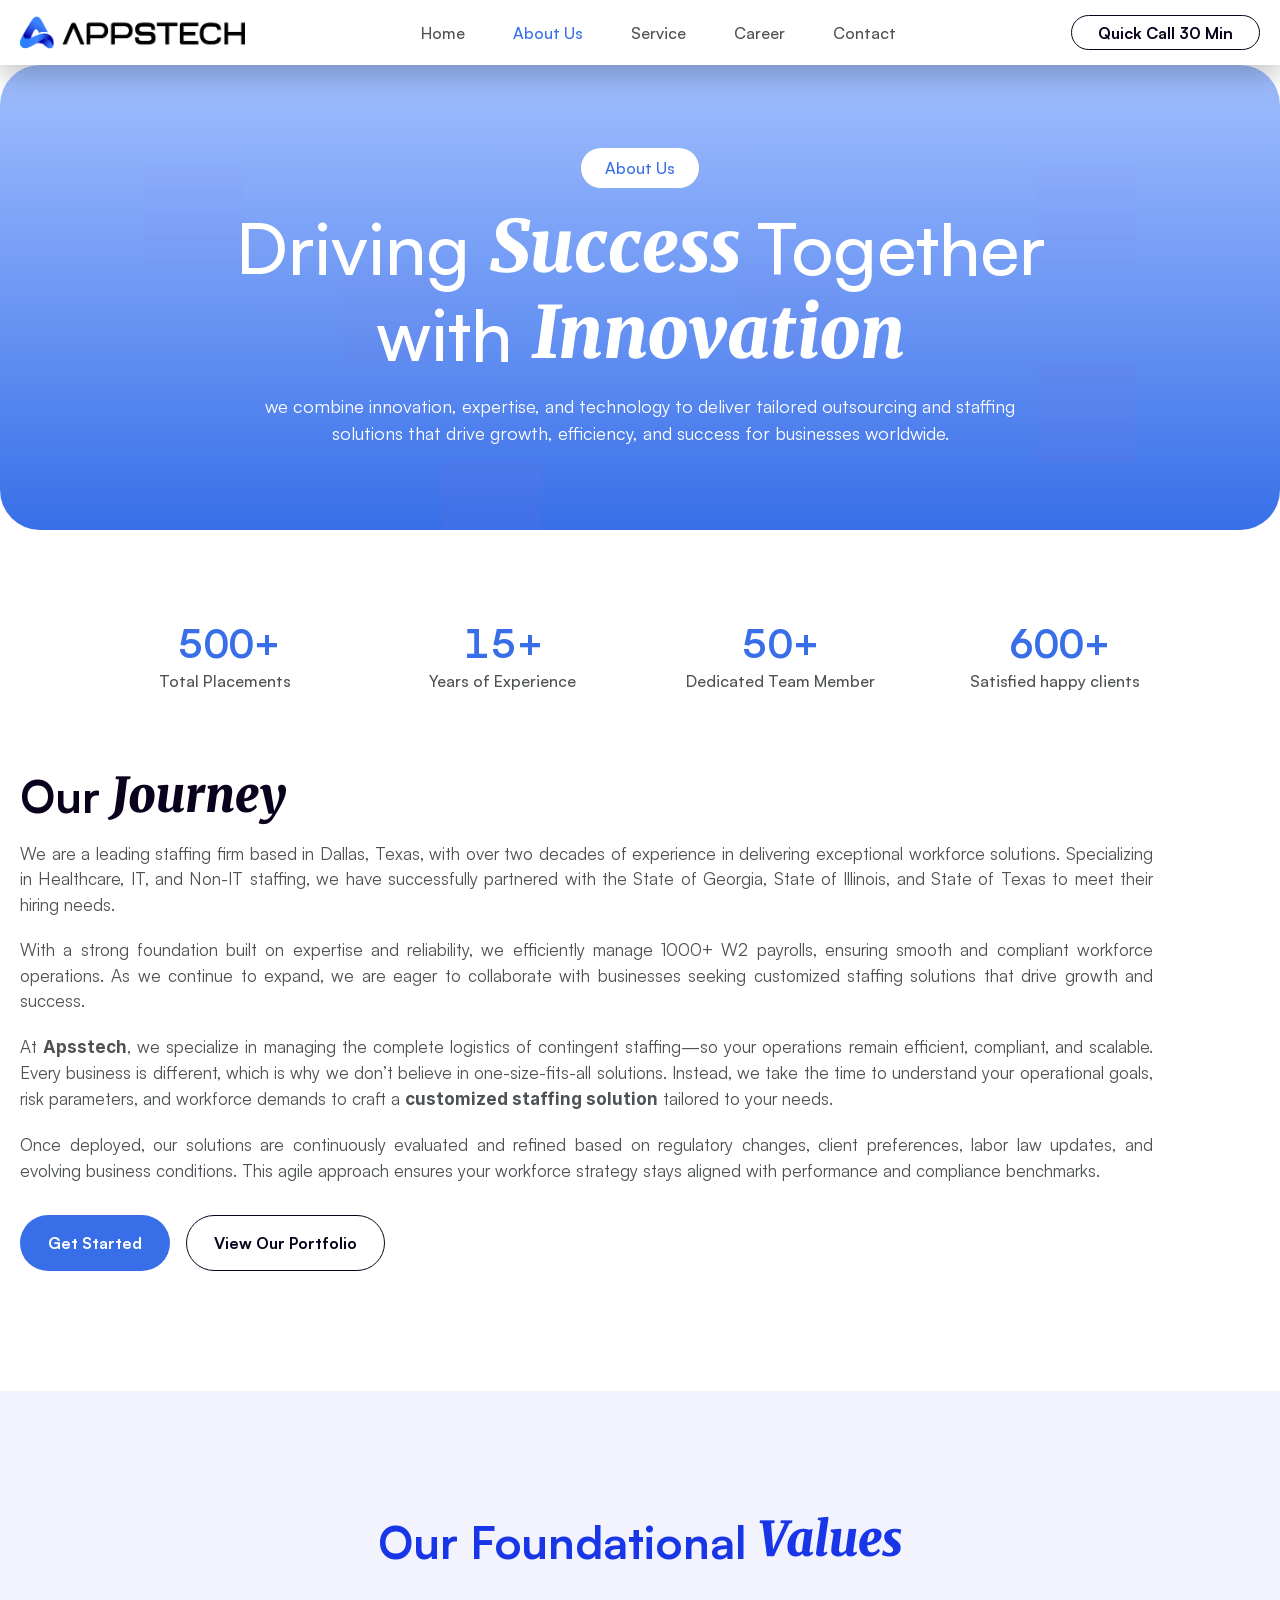
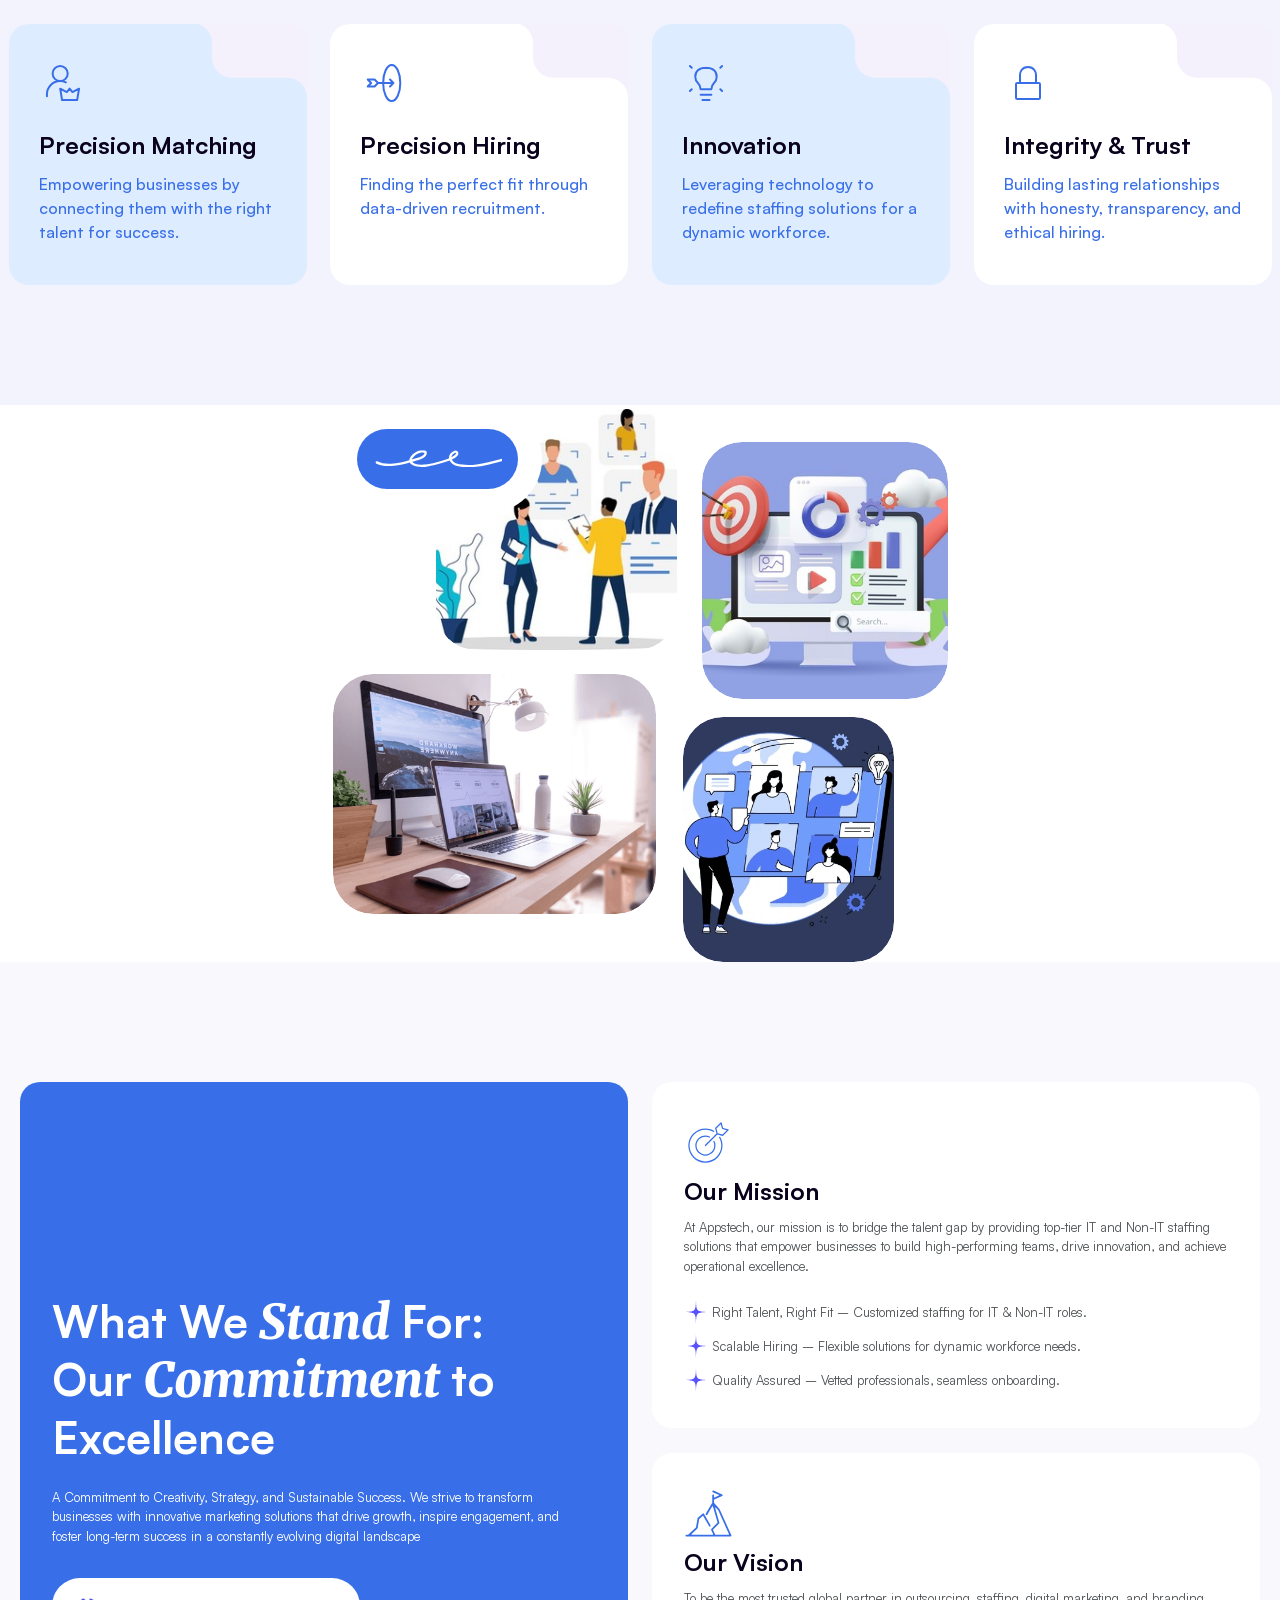
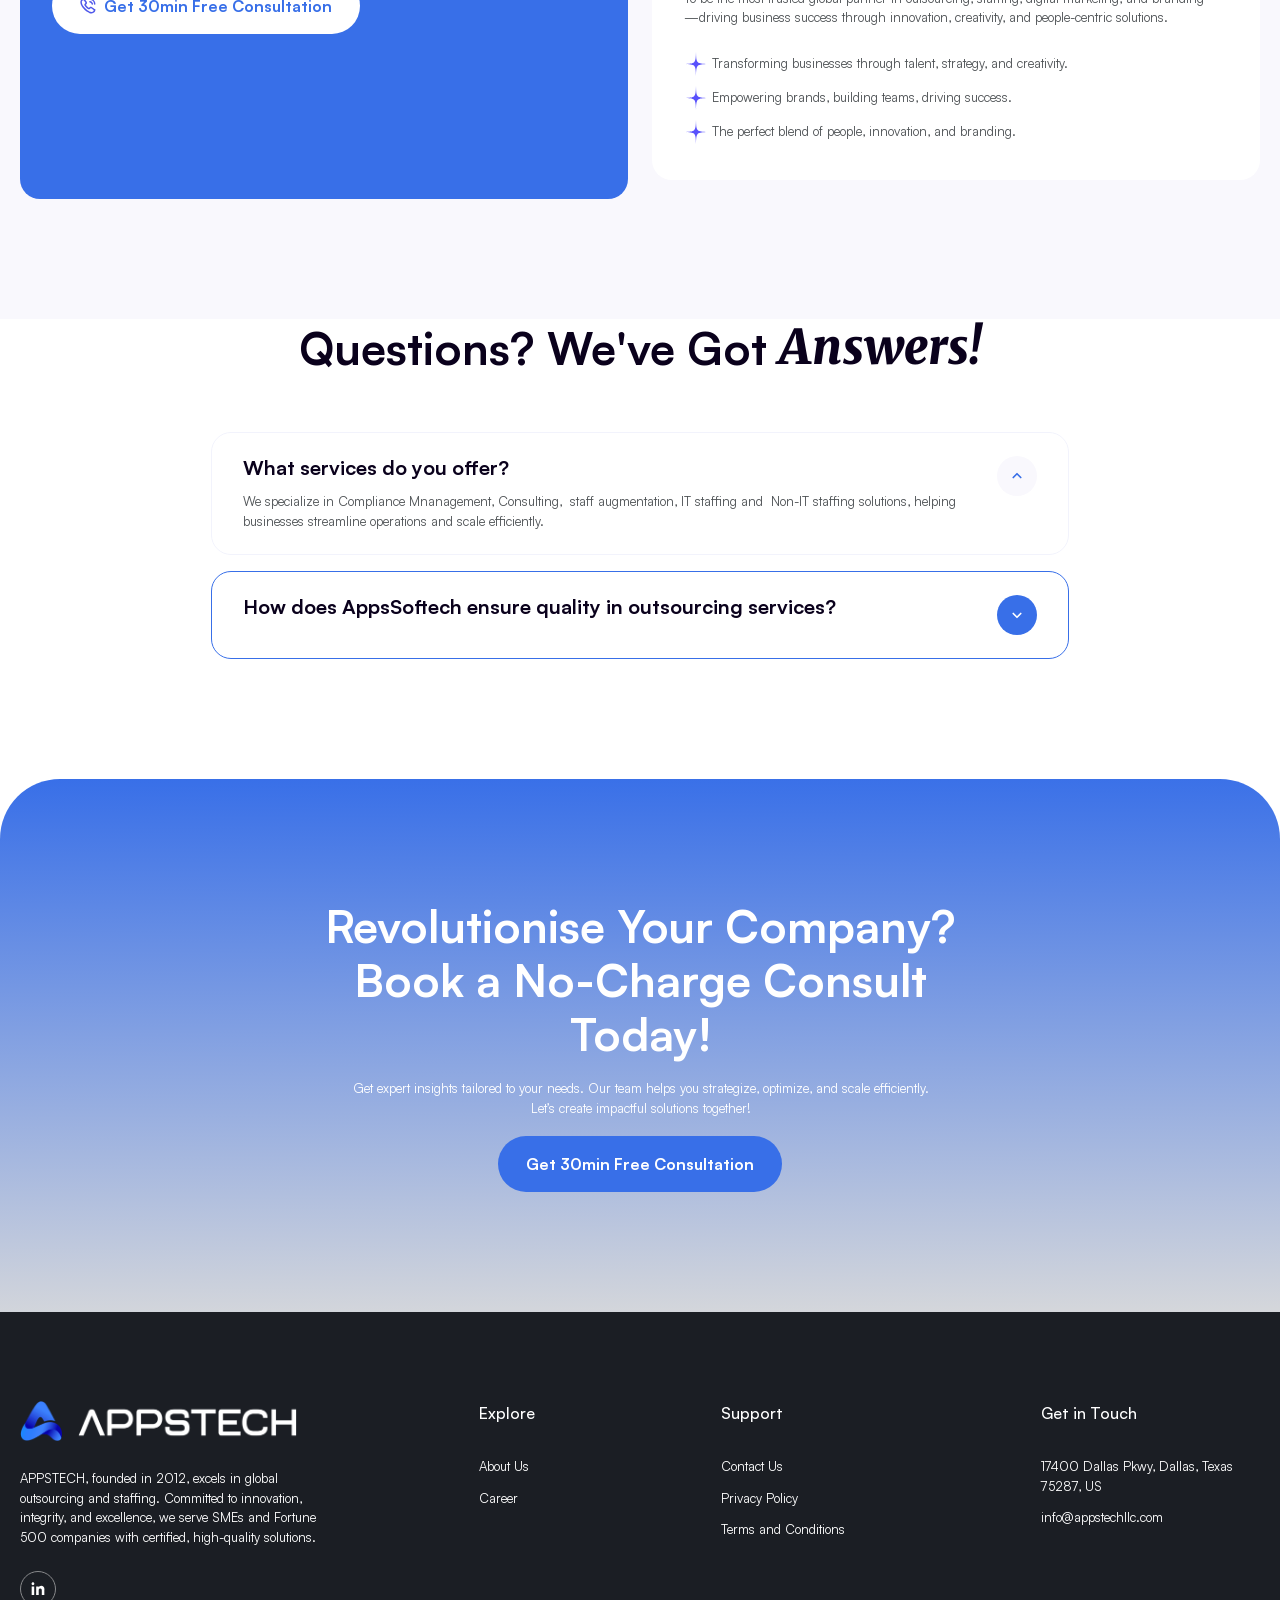
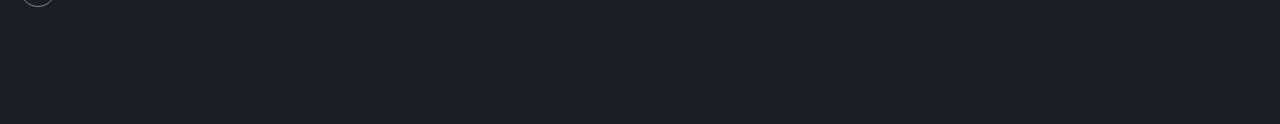
<file: about/index.html>
<!doctype html>
<html lang="en">
<head>
    <meta charset="utf-8">
    
    
    
    <!-- Start of headStart -->
    
    <!-- End of headStart -->
    <meta name="viewport" content="width=device-width">
    <title>AppsTech</title>
    <meta name="description" content="we combine innovation, expertise, and technology to deliver tailored outsourcing and staffing solutions that drive growth, efficiency, and success for businesses worldwide.">
    <link href="../assets/external/framerusercontent.com/images/NL5c8tpkD81G0eLVsG0susbqFM.gif" rel="icon" media="(prefers-color-scheme: light)">
    <link href="../assets/external/framerusercontent.com/images/NL5c8tpkD81G0eLVsG0susbqFM.gif" rel="icon" media="(prefers-color-scheme: dark)">
    <link rel="apple-touch-icon" href="../assets/external/framerusercontent.com/images/EGvoi2jdg8NuIXK7FyhYTnyxXY.png">
    <!-- Open Graph / Facebook -->
    <meta property="og:type" content="website">
    <meta property="og:title" content="AppsTech">
    <meta property="og:description" content="we combine innovation, expertise, and technology to deliver tailored outsourcing and staffing solutions that drive growth, efficiency, and success for businesses worldwide.">
    <!-- Twitter -->
    <meta name="twitter:card" content="summary_large_image">
    <meta name="twitter:title" content="AppsTech">
    <meta name="twitter:description" content="we combine innovation, expertise, and technology to deliver tailored outsourcing and staffing solutions that drive growth, efficiency, and success for businesses worldwide.">
    
    <meta name="robots" content="max-image-preview:large"><link rel="canonical" href="/about/"><meta property="og:url" content="/about/"><style data-framer-breakpoint-css>@media(min-width: 1200px){.hidden-16wrb4d{display:none!important}}@media(min-width: 768px) and (max-width: 1199px){.hidden-7mrp5y{display:none!important}}@media(max-width: 767px){.hidden-1pjo18p{display:none!important}}</style><style data-framer-css-ssr-minified data-framer-components="framer-lib-cursors-host framer-tj8s5 PropertyOverrides framer-wiTRS framer-kdEns framer-peKC7 framer-5uHYU framer-xMnRO framer-fE9Ri framer-BokbI framer-IHV3O framer-Bxg6j framer-KTOxc framer-uqW74 framer-aVSwJ framer-lDhH7 framer-5fr9W framer-sMD7V">html,body,#main{margin:0;padding:0;box-sizing:border-box}:root{-webkit-font-smoothing:antialiased;-moz-osx-font-smoothing:grayscale}*{box-sizing:border-box;-webkit-font-smoothing:inherit}h1,h2,h3,h4,h5,h6,p,figure{margin:0}body,input,textarea,select,button{font-size:12px;font-family:sans-serif}body{--token-5ff00641-a1da-4cda-8f1b-386c104ed598: rgb(56, 111, 232);--token-6261d636-952c-4dfb-a955-0dea5e397c16: rgb(15, 14, 14);--token-b5c8240e-e4da-4652-8851-5e536d386795: rgb(242, 243, 252);--token-6b68f89d-51e6-4f15-a5b8-a68196687447: rgb(242, 243, 252);--token-024dd906-d252-4bfd-8a84-802b8bdc641f: rgb(56, 111, 232);--token-55a343e8-afe2-46e9-9eb8-add7ee6987cf: rgb(78, 82, 85);--token-335ff9c3-884a-407b-b342-ef0e7d5237de: rgb(27, 30, 36);--token-c662a1e3-f26c-4856-8b8d-29e1b38b74b2: rgb(10, 1, 28);--token-5f387a4e-2844-43af-bcb7-2fa7dc2f8146: rgb(255, 255, 255);--token-16441161-fd12-4a26-85fb-0fc2fc016a06: rgb(249, 248, 253);--token-c1f50241-05da-45e6-8bb1-bc3fb9a6335c: rgb(231, 231, 232);--token-0ce06e4d-7da0-4d13-9e22-65617182f27d: rgb(207, 208, 209);--token-730ee856-1d6c-4ad5-8788-e5ab83133b98: rgb(160, 161, 163);--token-29bd5d87-dbe2-4d32-832b-d86c47223838: rgb(136, 137, 139);--token-40897d0d-5ff8-4c71-a660-f44971f4da13: rgb(0, 0, 0);--token-c51c9085-65ef-4e1e-923d-bc07e3c105bc: rgb(56, 111, 232);--token-92c5bc4c-f58a-4596-9e89-d772c005e4aa: rgb(222, 236, 255)}@font-face{font-family:Inter;font-style:normal;font-weight:500;font-display:swap;src:url(../assets/external/fonts.gstatic.com/s/inter/v19/UcCO3FwrK3iLTeHuS_nVMrMxCp50SjIw2boKoduKmMEVuI6fAZJhiI2B.woff2) format("woff2");unicode-range:U+0460-052F,U+1C80-1C8A,U+20B4,U+2DE0-2DFF,U+A640-A69F,U+FE2E-FE2F}@font-face{font-family:Inter;font-style:normal;font-weight:500;font-display:swap;src:url(../assets/external/fonts.gstatic.com/s/inter/v19/UcCO3FwrK3iLTeHuS_nVMrMxCp50SjIw2boKoduKmMEVuI6fAZthiI2B.woff2) format("woff2");unicode-range:U+0301,U+0400-045F,U+0490-0491,U+04B0-04B1,U+2116}@font-face{font-family:Inter;font-style:normal;font-weight:500;font-display:swap;src:url(../assets/external/fonts.gstatic.com/s/inter/v19/UcCO3FwrK3iLTeHuS_nVMrMxCp50SjIw2boKoduKmMEVuI6fAZNhiI2B.woff2) format("woff2");unicode-range:U+1F00-1FFF}@font-face{font-family:Inter;font-style:normal;font-weight:500;font-display:swap;src:url(../assets/external/fonts.gstatic.com/s/inter/v19/UcCO3FwrK3iLTeHuS_nVMrMxCp50SjIw2boKoduKmMEVuI6fAZxhiI2B.woff2) format("woff2");unicode-range:U+0370-0377,U+037A-037F,U+0384-038A,U+038C,U+038E-03A1,U+03A3-03FF}@font-face{font-family:Inter;font-style:normal;font-weight:500;font-display:swap;src:url(../assets/external/fonts.gstatic.com/s/inter/v19/UcCO3FwrK3iLTeHuS_nVMrMxCp50SjIw2boKoduKmMEVuI6fAZBhiI2B.woff2) format("woff2");unicode-range:U+0102-0103,U+0110-0111,U+0128-0129,U+0168-0169,U+01A0-01A1,U+01AF-01B0,U+0300-0301,U+0303-0304,U+0308-0309,U+0323,U+0329,U+1EA0-1EF9,U+20AB}@font-face{font-family:Inter;font-style:normal;font-weight:500;font-display:swap;src:url(../assets/external/fonts.gstatic.com/s/inter/v19/UcCO3FwrK3iLTeHuS_nVMrMxCp50SjIw2boKoduKmMEVuI6fAZFhiI2B.woff2) format("woff2");unicode-range:U+0100-02BA,U+02BD-02C5,U+02C7-02CC,U+02CE-02D7,U+02DD-02FF,U+0304,U+0308,U+0329,U+1D00-1DBF,U+1E00-1E9F,U+1EF2-1EFF,U+2020,U+20A0-20AB,U+20AD-20C0,U+2113,U+2C60-2C7F,U+A720-A7FF}@font-face{font-family:Inter;font-style:normal;font-weight:500;font-display:swap;src:url(../assets/external/fonts.gstatic.com/s/inter/v19/UcCO3FwrK3iLTeHuS_nVMrMxCp50SjIw2boKoduKmMEVuI6fAZ9hiA.woff2) format("woff2");unicode-range:U+0000-00FF,U+0131,U+0152-0153,U+02BB-02BC,U+02C6,U+02DA,U+02DC,U+0304,U+0308,U+0329,U+2000-206F,U+20AC,U+2122,U+2191,U+2193,U+2212,U+2215,U+FEFF,U+FFFD}@font-face{font-family:Merriweather;font-style:italic;font-weight:900;font-stretch:100%;font-display:block;src:url(../assets/external/fonts.gstatic.com/s/merriweather/v31/u-4B0qyriQwlOrhSvowK_l5-eTxCVx0ZbwLvKH2Gk9hLmp0v5yA-xXPqCzLvPee1XYk_XSf-FmRrV236AvHqYQ.woff2) format("woff2");unicode-range:U+0460-052F,U+1C80-1C8A,U+20B4,U+2DE0-2DFF,U+A640-A69F,U+FE2E-FE2F}@font-face{font-family:Merriweather;font-style:italic;font-weight:900;font-stretch:100%;font-display:block;src:url(../assets/external/fonts.gstatic.com/s/merriweather/v31/u-4B0qyriQwlOrhSvowK_l5-eTxCVx0ZbwLvKH2Gk9hLmp0v5yA-xXPqCzLvPee1XYk_XSf-FmRrV23zAvHqYQ.woff2) format("woff2");unicode-range:U+0301,U+0400-045F,U+0490-0491,U+04B0-04B1,U+2116}@font-face{font-family:Merriweather;font-style:italic;font-weight:900;font-stretch:100%;font-display:block;src:url(../assets/external/fonts.gstatic.com/s/merriweather/v31/u-4B0qyriQwlOrhSvowK_l5-eTxCVx0ZbwLvKH2Gk9hLmp0v5yA-xXPqCzLvPee1XYk_XSf-FmRrV234AvHqYQ.woff2) format("woff2");unicode-range:U+0102-0103,U+0110-0111,U+0128-0129,U+0168-0169,U+01A0-01A1,U+01AF-01B0,U+0300-0301,U+0303-0304,U+0308-0309,U+0323,U+0329,U+1EA0-1EF9,U+20AB}@font-face{font-family:Merriweather;font-style:italic;font-weight:900;font-stretch:100%;font-display:block;src:url(../assets/external/fonts.gstatic.com/s/merriweather/v31/u-4B0qyriQwlOrhSvowK_l5-eTxCVx0ZbwLvKH2Gk9hLmp0v5yA-xXPqCzLvPee1XYk_XSf-FmRrV235AvHqYQ.woff2) format("woff2");unicode-range:U+0100-02BA,U+02BD-02C5,U+02C7-02CC,U+02CE-02D7,U+02DD-02FF,U+0304,U+0308,U+0329,U+1D00-1DBF,U+1E00-1E9F,U+1EF2-1EFF,U+2020,U+20A0-20AB,U+20AD-20C0,U+2113,U+2C60-2C7F,U+A720-A7FF}@font-face{font-family:Merriweather;font-style:italic;font-weight:900;font-stretch:100%;font-display:block;src:url(../assets/external/fonts.gstatic.com/s/merriweather/v31/u-4B0qyriQwlOrhSvowK_l5-eTxCVx0ZbwLvKH2Gk9hLmp0v5yA-xXPqCzLvPee1XYk_XSf-FmRrV233AvE.woff2) format("woff2");unicode-range:U+0000-00FF,U+0131,U+0152-0153,U+02BB-02BC,U+02C6,U+02DA,U+02DC,U+0304,U+0308,U+0329,U+2000-206F,U+20AC,U+2122,U+2191,U+2193,U+2212,U+2215,U+FEFF,U+FFFD}@font-face{font-family:Inter;src:url(../assets/external/framerusercontent.com/assets/5vvr9Vy74if2I6bQbJvbw7SY1pQ.woff2);font-display:swap;font-style:normal;font-weight:400;unicode-range:U+0460-052F,U+1C80-1C88,U+20B4,U+2DE0-2DFF,U+A640-A69F,U+FE2E-FE2F}@font-face{font-family:Inter;src:url(../assets/external/framerusercontent.com/assets/EOr0mi4hNtlgWNn9if640EZzXCo.woff2);font-display:swap;font-style:normal;font-weight:400;unicode-range:U+0301,U+0400-045F,U+0490-0491,U+04B0-04B1,U+2116}@font-face{font-family:Inter;src:url(../assets/external/framerusercontent.com/assets/Y9k9QrlZAqio88Klkmbd8VoMQc.woff2);font-display:swap;font-style:normal;font-weight:400;unicode-range:U+1F00-1FFF}@font-face{font-family:Inter;src:url(../assets/external/framerusercontent.com/assets/OYrD2tBIBPvoJXiIHnLoOXnY9M.woff2);font-display:swap;font-style:normal;font-weight:400;unicode-range:U+0370-03FF}@font-face{font-family:Inter;src:url(../assets/external/framerusercontent.com/assets/JeYwfuaPfZHQhEG8U5gtPDZ7WQ.woff2);font-display:swap;font-style:normal;font-weight:400;unicode-range:U+0100-024F,U+0259,U+1E00-1EFF,U+2020,U+20A0-20AB,U+20AD-20CF,U+2113,U+2C60-2C7F,U+A720-A7FF}@font-face{font-family:Inter;src:url(../assets/external/framerusercontent.com/assets/vQyevYAyHtARFwPqUzQGpnDs.woff2);font-display:swap;font-style:normal;font-weight:400;unicode-range:U+0000-00FF,U+0131,U+0152-0153,U+02BB-02BC,U+02C6,U+02DA,U+02DC,U+2000-206F,U+2074,U+20AC,U+2122,U+2191,U+2193,U+2212,U+2215,U+FEFF,U+FFFD}@font-face{font-family:Inter;src:url(../assets/external/framerusercontent.com/assets/b6Y37FthZeALduNqHicBT6FutY.woff2);font-display:swap;font-style:normal;font-weight:400;unicode-range:U+0102-0103,U+0110-0111,U+0128-0129,U+0168-0169,U+01A0-01A1,U+01AF-01B0,U+1EA0-1EF9,U+20AB}@font-face{font-family:Inter;src:url(../assets/external/framerusercontent.com/assets/DpPBYI0sL4fYLgAkX8KXOPVt7c.woff2);font-display:swap;font-style:normal;font-weight:700;unicode-range:U+0460-052F,U+1C80-1C88,U+20B4,U+2DE0-2DFF,U+A640-A69F,U+FE2E-FE2F}@font-face{font-family:Inter;src:url(../assets/external/framerusercontent.com/assets/4RAEQdEOrcnDkhHiiCbJOw92Lk.woff2);font-display:swap;font-style:normal;font-weight:700;unicode-range:U+0301,U+0400-045F,U+0490-0491,U+04B0-04B1,U+2116}@font-face{font-family:Inter;src:url(../assets/external/framerusercontent.com/assets/1K3W8DizY3v4emK8Mb08YHxTbs.woff2);font-display:swap;font-style:normal;font-weight:700;unicode-range:U+1F00-1FFF}@font-face{font-family:Inter;src:url(../assets/external/framerusercontent.com/assets/tUSCtfYVM1I1IchuyCwz9gDdQ.woff2);font-display:swap;font-style:normal;font-weight:700;unicode-range:U+0370-03FF}@font-face{font-family:Inter;src:url(../assets/external/framerusercontent.com/assets/VgYFWiwsAC5OYxAycRXXvhze58.woff2);font-display:swap;font-style:normal;font-weight:700;unicode-range:U+0100-024F,U+0259,U+1E00-1EFF,U+2020,U+20A0-20AB,U+20AD-20CF,U+2113,U+2C60-2C7F,U+A720-A7FF}@font-face{font-family:Inter;src:url(../assets/external/framerusercontent.com/assets/DXD0Q7LSl7HEvDzucnyLnGBHM.woff2);font-display:swap;font-style:normal;font-weight:700;unicode-range:U+0000-00FF,U+0131,U+0152-0153,U+02BB-02BC,U+02C6,U+02DA,U+02DC,U+2000-206F,U+2074,U+20AC,U+2122,U+2191,U+2193,U+2212,U+2215,U+FEFF,U+FFFD}@font-face{font-family:Inter;src:url(../assets/external/framerusercontent.com/assets/GIryZETIX4IFypco5pYZONKhJIo.woff2);font-display:swap;font-style:normal;font-weight:700;unicode-range:U+0102-0103,U+0110-0111,U+0128-0129,U+0168-0169,U+01A0-01A1,U+01AF-01B0,U+1EA0-1EF9,U+20AB}@font-face{font-family:Inter;src:url(../assets/external/framerusercontent.com/assets/H89BbHkbHDzlxZzxi8uPzTsp90.woff2);font-display:swap;font-style:italic;font-weight:700;unicode-range:U+0460-052F,U+1C80-1C88,U+20B4,U+2DE0-2DFF,U+A640-A69F,U+FE2E-FE2F}@font-face{font-family:Inter;src:url(../assets/external/framerusercontent.com/assets/u6gJwDuwB143kpNK1T1MDKDWkMc.woff2);font-display:swap;font-style:italic;font-weight:700;unicode-range:U+0301,U+0400-045F,U+0490-0491,U+04B0-04B1,U+2116}@font-face{font-family:Inter;src:url(../assets/external/framerusercontent.com/assets/43sJ6MfOPh1LCJt46OvyDuSbA6o.woff2);font-display:swap;font-style:italic;font-weight:700;unicode-range:U+1F00-1FFF}@font-face{font-family:Inter;src:url(../assets/external/framerusercontent.com/assets/wccHG0r4gBDAIRhfHiOlq6oEkqw.woff2);font-display:swap;font-style:italic;font-weight:700;unicode-range:U+0370-03FF}@font-face{font-family:Inter;src:url(../assets/external/framerusercontent.com/assets/WZ367JPwf9bRW6LdTHN8rXgSjw.woff2);font-display:swap;font-style:italic;font-weight:700;unicode-range:U+0100-024F,U+0259,U+1E00-1EFF,U+2020,U+20A0-20AB,U+20AD-20CF,U+2113,U+2C60-2C7F,U+A720-A7FF}@font-face{font-family:Inter;src:url(../assets/external/framerusercontent.com/assets/QxmhnWTzLtyjIiZcfaLIJ8EFBXU.woff2);font-display:swap;font-style:italic;font-weight:700;unicode-range:U+0000-00FF,U+0131,U+0152-0153,U+02BB-02BC,U+02C6,U+02DA,U+02DC,U+2000-206F,U+2074,U+20AC,U+2122,U+2191,U+2193,U+2212,U+2215,U+FEFF,U+FFFD}@font-face{font-family:Inter;src:url(../assets/external/framerusercontent.com/assets/2A4Xx7CngadFGlVV4xrO06OBHY.woff2);font-display:swap;font-style:italic;font-weight:700;unicode-range:U+0102-0103,U+0110-0111,U+0128-0129,U+0168-0169,U+01A0-01A1,U+01AF-01B0,U+1EA0-1EF9,U+20AB}@font-face{font-family:Inter;src:url(../assets/external/framerusercontent.com/assets/CfMzU8w2e7tHgF4T4rATMPuWosA.woff2);font-display:swap;font-style:italic;font-weight:400;unicode-range:U+0460-052F,U+1C80-1C88,U+20B4,U+2DE0-2DFF,U+A640-A69F,U+FE2E-FE2F}@font-face{font-family:Inter;src:url(../assets/external/framerusercontent.com/assets/867QObYax8ANsfX4TGEVU9YiCM.woff2);font-display:swap;font-style:italic;font-weight:400;unicode-range:U+0301,U+0400-045F,U+0490-0491,U+04B0-04B1,U+2116}@font-face{font-family:Inter;src:url(../assets/external/framerusercontent.com/assets/Oyn2ZbENFdnW7mt2Lzjk1h9Zb9k.woff2);font-display:swap;font-style:italic;font-weight:400;unicode-range:U+1F00-1FFF}@font-face{font-family:Inter;src:url(../assets/external/framerusercontent.com/assets/cdAe8hgZ1cMyLu9g005pAW3xMo.woff2);font-display:swap;font-style:italic;font-weight:400;unicode-range:U+0370-03FF}@font-face{font-family:Inter;src:url(../assets/external/framerusercontent.com/assets/DOfvtmE1UplCq161m6Hj8CSQYg.woff2);font-display:swap;font-style:italic;font-weight:400;unicode-range:U+0100-024F,U+0259,U+1E00-1EFF,U+2020,U+20A0-20AB,U+20AD-20CF,U+2113,U+2C60-2C7F,U+A720-A7FF}@font-face{font-family:Inter;src:url(../assets/external/framerusercontent.com/assets/vFzuJY0c65av44uhEKB6vyjFMg.woff2);font-display:swap;font-style:italic;font-weight:400;unicode-range:U+0000-00FF,U+0131,U+0152-0153,U+02BB-02BC,U+02C6,U+02DA,U+02DC,U+2000-206F,U+2074,U+20AC,U+2122,U+2191,U+2193,U+2212,U+2215,U+FEFF,U+FFFD}@font-face{font-family:Inter;src:url(../assets/external/framerusercontent.com/assets/tKtBcDnBMevsEEJKdNGhhkLzYo.woff2);font-display:swap;font-style:italic;font-weight:400;unicode-range:U+0102-0103,U+0110-0111,U+0128-0129,U+0168-0169,U+01A0-01A1,U+01AF-01B0,U+1EA0-1EF9,U+20AB}@font-face{font-family:Satoshi;src:url(../assets/external/framerusercontent.com/third-party-assets/fontshare/wf/P2LQKHE6KA6ZP4AAGN72KDWMHH6ZH3TA/ZC32TK2P7FPS5GFTL46EU6KQJA24ZYDB/7AHDUZ4A7LFLVFUIFSARGIWCRQJHISQP.woff2);font-display:swap;font-style:normal;font-weight:500}@font-face{font-family:Satoshi;src:url(../assets/external/framerusercontent.com/third-party-assets/fontshare/wf/LAFFD4SDUCDVQEXFPDC7C53EQ4ZELWQI/PXCT3G6LO6ICM5I3NTYENYPWJAECAWDD/GHM6WVH6MILNYOOCXHXB5GTSGNTMGXZR.woff2);font-display:swap;font-style:normal;font-weight:700}@font-face{font-family:Satoshi;src:url(../assets/external/framerusercontent.com/third-party-assets/fontshare/wf/CDEBEFT2R7XKNGXSBBLZGMY4MMHZG75P/HEVKDGQCYDZ7Z6CDVR2ZQGBCTUD6ZARH/BKWEE3VKGTFABE37K2DTH625VUSN2N35.woff2);font-display:swap;font-style:italic;font-weight:700}@font-face{font-family:Satoshi;src:url(../assets/external/framerusercontent.com/third-party-assets/fontshare/wf/NID3I7RITWZSKXRCJGOCMP5NOADJK6IG/2HLHGD7OBTWCOHW64YXOE5KFXHU4KJHM/ZHME2QIRFR7UPJ47NLY27RCAFY44CKZJ.woff2);font-display:swap;font-style:italic;font-weight:500}@font-face{font-family:Satoshi;src:url(../assets/external/framerusercontent.com/third-party-assets/fontshare/wf/NHPGVFYUXYXE33DZ75OIT4JFGHITX5PE/PSUTMASCDJTVPERDYJZPN23BVUFUCQIF/J64QX5IPOHK56I2KYUNBQ5M2XWZEYKYX.woff2);font-display:block;font-style:normal;font-weight:900}@font-face{font-family:Satoshi;src:url(../assets/external/framerusercontent.com/third-party-assets/fontshare/wf/5ICO57VJIN252OT5L2KLEIPW754DTLAO/ZU64SLR2IEO66N27IVY5Z6JJJRTJECJK/TCTRLNEXANFIGSFCZTGQL7PZ5362GYK6.woff2);font-display:block;font-style:italic;font-weight:900}@font-face{font-family:Satoshi;src:url(../assets/external/framerusercontent.com/third-party-assets/fontshare/wf/TTX2Z3BF3P6Y5BQT3IV2VNOK6FL22KUT/7QYRJOI3JIMYHGY6CH7SOIFRQLZOLNJ6/KFIAZD4RUMEZIYV6FQ3T3GP5PDBDB6JY.woff2);font-display:swap;font-style:normal;font-weight:400}@font-face{font-family:Satoshi;src:url(../assets/external/framerusercontent.com/third-party-assets/fontshare/wf/MPIFA4B3XXRNY2MJDGP6GOOOAF6EOCLO/W5E4ZFYPJ3V6JKMBGHB6YMITK6EWS2XA/QOMBWPST76ICDYF6WOBS7SQ7RBT67QW2.woff2);font-display:swap;font-style:italic;font-weight:400}@font-face{font-family:Inter Placeholder;src:local("Arial");ascent-override:89.79%;descent-override:22.36%;line-gap-override:0%;size-adjust:107.89%}@font-face{font-family:Satoshi Placeholder;src:local("Arial");ascent-override:102.23%;descent-override:24.29%;line-gap-override:10.12%;size-adjust:98.8%}body{--framer-will-change-override: none}@supports (background: -webkit-named-image(i)) and (not (grid-template-rows: subgrid)){body{--framer-will-change-override: transform}}[data-framer-component-type]{position:absolute}[data-framer-component-type=Text]{cursor:inherit}[data-framer-component-text-autosized] *{white-space:pre}[data-framer-component-type=Text]>*{text-align:var(--framer-text-alignment, start)}[data-framer-component-type=Text] span span,[data-framer-component-type=Text] p span,[data-framer-component-type=Text] h1 span,[data-framer-component-type=Text] h2 span,[data-framer-component-type=Text] h3 span,[data-framer-component-type=Text] h4 span,[data-framer-component-type=Text] h5 span,[data-framer-component-type=Text] h6 span{display:block}[data-framer-component-type=Text] span span span,[data-framer-component-type=Text] p span span,[data-framer-component-type=Text] h1 span span,[data-framer-component-type=Text] h2 span span,[data-framer-component-type=Text] h3 span span,[data-framer-component-type=Text] h4 span span,[data-framer-component-type=Text] h5 span span,[data-framer-component-type=Text] h6 span span{display:unset}[data-framer-component-type=Text] div div span,[data-framer-component-type=Text] a div span,[data-framer-component-type=Text] span span span,[data-framer-component-type=Text] p span span,[data-framer-component-type=Text] h1 span span,[data-framer-component-type=Text] h2 span span,[data-framer-component-type=Text] h3 span span,[data-framer-component-type=Text] h4 span span,[data-framer-component-type=Text] h5 span span,[data-framer-component-type=Text] h6 span span,[data-framer-component-type=Text] a{font-family:var(--font-family);font-style:var(--font-style);font-weight:min(calc(var(--framer-font-weight-increase, 0) + var(--font-weight, 400)),900);color:var(--text-color);letter-spacing:var(--letter-spacing);font-size:var(--font-size);text-transform:var(--text-transform);text-decoration:var(--text-decoration);line-height:var(--line-height)}[data-framer-component-type=Text] div div span,[data-framer-component-type=Text] a div span,[data-framer-component-type=Text] span span span,[data-framer-component-type=Text] p span span,[data-framer-component-type=Text] h1 span span,[data-framer-component-type=Text] h2 span span,[data-framer-component-type=Text] h3 span span,[data-framer-component-type=Text] h4 span span,[data-framer-component-type=Text] h5 span span,[data-framer-component-type=Text] h6 span span,[data-framer-component-type=Text] a{--font-family: var(--framer-font-family);--font-style: var(--framer-font-style);--font-weight: var(--framer-font-weight);--text-color: var(--framer-text-color);--letter-spacing: var(--framer-letter-spacing);--font-size: var(--framer-font-size);--text-transform: var(--framer-text-transform);--text-decoration: var(--framer-text-decoration);--line-height: var(--framer-line-height)}[data-framer-component-type=Text] a,[data-framer-component-type=Text] a div span,[data-framer-component-type=Text] a span span span,[data-framer-component-type=Text] a p span span,[data-framer-component-type=Text] a h1 span span,[data-framer-component-type=Text] a h2 span span,[data-framer-component-type=Text] a h3 span span,[data-framer-component-type=Text] a h4 span span,[data-framer-component-type=Text] a h5 span span,[data-framer-component-type=Text] a h6 span span{--font-family: var(--framer-link-font-family, var(--framer-font-family));--font-style: var(--framer-link-font-style, var(--framer-font-style));--font-weight: var(--framer-link-font-weight, var(--framer-font-weight));--text-color: var(--framer-link-text-color, var(--framer-text-color));--font-size: var(--framer-link-font-size, var(--framer-font-size));--text-transform: var(--framer-link-text-transform, var(--framer-text-transform));--text-decoration: var(--framer-link-text-decoration, var(--framer-text-decoration))}[data-framer-component-type=Text] a:hover,[data-framer-component-type=Text] a div span:hover,[data-framer-component-type=Text] a span span span:hover,[data-framer-component-type=Text] a p span span:hover,[data-framer-component-type=Text] a h1 span span:hover,[data-framer-component-type=Text] a h2 span span:hover,[data-framer-component-type=Text] a h3 span span:hover,[data-framer-component-type=Text] a h4 span span:hover,[data-framer-component-type=Text] a h5 span span:hover,[data-framer-component-type=Text] a h6 span span:hover{--font-family: var(--framer-link-hover-font-family, var(--framer-link-font-family, var(--framer-font-family)));--font-style: var(--framer-link-hover-font-style, var(--framer-link-font-style, var(--framer-font-style)));--font-weight: var(--framer-link-hover-font-weight, var(--framer-link-font-weight, var(--framer-font-weight)));--text-color: var(--framer-link-hover-text-color, var(--framer-link-text-color, var(--framer-text-color)));--font-size: var(--framer-link-hover-font-size, var(--framer-link-font-size, var(--framer-font-size)));--text-transform: var(--framer-link-hover-text-transform, var(--framer-link-text-transform, var(--framer-text-transform)));--text-decoration: var(--framer-link-hover-text-decoration, var(--framer-link-text-decoration, var(--framer-text-decoration)))}[data-framer-component-type=Text].isCurrent a,[data-framer-component-type=Text].isCurrent a div span,[data-framer-component-type=Text].isCurrent a span span span,[data-framer-component-type=Text].isCurrent a p span span,[data-framer-component-type=Text].isCurrent a h1 span span,[data-framer-component-type=Text].isCurrent a h2 span span,[data-framer-component-type=Text].isCurrent a h3 span span,[data-framer-component-type=Text].isCurrent a h4 span span,[data-framer-component-type=Text].isCurrent a h5 span span,[data-framer-component-type=Text].isCurrent a h6 span span{--font-family: var(--framer-link-current-font-family, var(--framer-link-font-family, var(--framer-font-family)));--font-style: var(--framer-link-current-font-style, var(--framer-link-font-style, var(--framer-font-style)));--font-weight: var(--framer-link-current-font-weight, var(--framer-link-font-weight, var(--framer-font-weight)));--text-color: var(--framer-link-current-text-color, var(--framer-link-text-color, var(--framer-text-color)));--font-size: var(--framer-link-current-font-size, var(--framer-link-font-size, var(--framer-font-size)));--text-transform: var(--framer-link-current-text-transform, var(--framer-link-text-transform, var(--framer-text-transform)));--text-decoration: var(--framer-link-current-text-decoration, var(--framer-link-text-decoration, var(--framer-text-decoration)))}p.framer-text,div.framer-text,figure.framer-text,h1.framer-text,h2.framer-text,h3.framer-text,h4.framer-text,h5.framer-text,h6.framer-text,ol.framer-text,ul.framer-text{margin:0;padding:0}p.framer-text,div.framer-text,h1.framer-text,h2.framer-text,h3.framer-text,h4.framer-text,h5.framer-text,h6.framer-text,li.framer-text,ol.framer-text,ul.framer-text,span.framer-text:not([data-text-fill]){font-family:var(--framer-blockquote-font-family, var(--framer-font-family, Inter, Inter Placeholder, sans-serif));font-style:var(--framer-blockquote-font-style, var(--framer-font-style, normal));font-weight:var(--framer-blockquote-font-weight, var(--framer-font-weight, 400));color:var(--framer-blockquote-text-color, var(--framer-text-color, #000));font-size:calc(var(--framer-blockquote-font-size, var(--framer-font-size, 16px)) * var(--framer-font-size-scale, 1));letter-spacing:var(--framer-blockquote-letter-spacing, var(--framer-letter-spacing, 0));text-transform:var(--framer-blockquote-text-transform, var(--framer-text-transform, none));text-decoration:var(--framer-blockquote-text-decoration, var(--framer-text-decoration, none));line-height:var(--framer-blockquote-line-height, var(--framer-line-height, 1.2em));text-align:var(--framer-blockquote-text-alignment, var(--framer-text-alignment, start));-webkit-text-stroke-width:var(--framer-text-stroke-width, initial);-webkit-text-stroke-color:var(--framer-text-stroke-color, initial);-moz-font-feature-settings:var(--framer-font-open-type-features, initial);-webkit-font-feature-settings:var(--framer-font-open-type-features, initial);font-feature-settings:var(--framer-font-open-type-features, initial);font-variation-settings:var(--framer-font-variation-axes, normal);text-wrap:var(--framer-text-wrap-override, var(--framer-text-wrap))}@supports not (color: color(display-p3 1 1 1)){p.framer-text,div.framer-text,h1.framer-text,h2.framer-text,h3.framer-text,h4.framer-text,h5.framer-text,h6.framer-text,li.framer-text,ol.framer-text,ul.framer-text,span.framer-text:not([data-text-fill]){color:var(--framer-blockquote-text-color-rgb, var(--framer-blockquote-text-color, var(--framer-text-color-rgb, var(--framer-text-color, #000))));-webkit-text-stroke-color:var(--framer-text-stroke-color-rgb, var(--framer-text-stroke-color, initial))}}.framer-fit-text .framer-text{white-space:nowrap;white-space-collapse:preserve}strong.framer-text{font-family:var(--framer-blockquote-font-family-bold, var(--framer-font-family-bold));font-style:var(--framer-blockquote-font-style-bold, var(--framer-font-style-bold));font-weight:var(--framer-blockquote-font-weight-bold, var(--framer-font-weight-bold, bolder));font-variation-settings:var(--framer-blockquote-font-variation-axes-bold, var(--framer-font-variation-axes-bold))}em.framer-text{font-family:var(--framer-blockquote-font-family-italic, var(--framer-font-family-italic));font-style:var(--framer-blockquote-font-style-italic, var(--framer-font-style-italic, italic));font-weight:var(--framer-blockquote-font-weight-italic, var(--framer-font-weight-italic));font-variation-settings:var(--framer-blockquote-font-variation-axes-italic, var(--framer-font-variation-axes-italic))}em.framer-text>strong.framer-text{font-family:var(--framer-blockquote-font-family-bold-italic, var(--framer-font-family-bold-italic));font-style:var(--framer-blockquote-font-style-bold-italic, var(--framer-font-style-bold-italic, italic));font-weight:var(--framer-blockquote-font-weight-bold-italic, var(--framer-font-weight-bold-italic, bolder));font-variation-settings:var(--framer-blockquote-font-variation-axes-bold-italic, var(--framer-font-variation-axes-bold-italic))}p.framer-text:not(:first-child),div.framer-text:not(:first-child),h1.framer-text:not(:first-child),h2.framer-text:not(:first-child),h3.framer-text:not(:first-child),h4.framer-text:not(:first-child),h5.framer-text:not(:first-child),h6.framer-text:not(:first-child),ol.framer-text:not(:first-child),ul.framer-text:not(:first-child),blockquote.framer-text:not(:first-child),table.framer-text:not(:first-child),figure.framer-text:not(:first-child),.framer-image.framer-text:not(:first-child){margin-top:var(--framer-blockquote-paragraph-spacing, var(--framer-paragraph-spacing, 0))}li.framer-text>ul.framer-text:nth-child(2),li.framer-text>ol.framer-text:nth-child(2){margin-top:0}.framer-text[data-text-fill]{display:inline-block;background-clip:text;-webkit-background-clip:text;-webkit-text-fill-color:transparent;padding:max(0em,calc(calc(1.3em - var(--framer-blockquote-line-height, var(--framer-line-height, 1.3em))) / 2));margin:min(0em,calc(calc(1.3em - var(--framer-blockquote-line-height, var(--framer-line-height, 1.3em))) / -2))}code.framer-text,code.framer-text span.framer-text:not([data-text-fill]){font-family:var(--framer-code-font-family, var(--framer-font-family, Inter, Inter Placeholder, sans-serif));font-style:var(--framer-blockquote-font-style, var(--framer-code-font-style, var(--framer-font-style, normal)));font-weight:var(--framer-blockquote-font-weight, var(--framer-code-font-weight, var(--framer-font-weight, 400)));color:var(--framer-blockquote-text-color, var(--framer-code-text-color, var(--framer-text-color, #000)));font-size:calc(var(--framer-blockquote-font-size, var(--framer-font-size, 16px)) * var(--framer-font-size-scale, 1));letter-spacing:var(--framer-blockquote-letter-spacing, var(--framer-letter-spacing, 0));line-height:var(--framer-blockquote-line-height, var(--framer-line-height, 1.2em))}@supports not (color: color(display-p3 1 1 1)){code.framer-text,code.framer-text span.framer-text:not([data-text-fill]){color:var(--framer-blockquote-text-color-rgb, var(--framer-blockquote-text-color, var(--framer-code-text-color-rgb, var(--framer-code-text-color, var(--framer-text-color-rgb, var(--framer-text-color, #000))))))}}blockquote.framer-text{margin-block-start:initial;margin-block-end:initial;margin-inline-start:initial;margin-inline-end:initial;unicode-bidi:initial}a.framer-text,a.framer-text span.framer-text:not([data-text-fill]),span.framer-text[data-nested-link],span.framer-text[data-nested-link] span.framer-text:not([data-text-fill]){font-family:var(--framer-blockquote-font-family, var(--framer-link-font-family, var(--framer-font-family, Inter, Inter Placeholder, sans-serif)));font-style:var(--framer-blockquote-font-style, var(--framer-link-font-style, var(--framer-font-style, normal)));font-weight:var(--framer-blockquote-font-weight, var(--framer-link-font-weight, var(--framer-font-weight, 400)));color:var(--framer-blockquote-text-color, var(--framer-link-text-color, var(--framer-text-color, #000)));font-size:calc(var(--framer-blockquote-font-size, var(--framer-font-size, 16px)) * var(--framer-font-size-scale, 1));text-transform:var(--framer-blockquote-text-transform, var(--framer-link-text-transform, var(--framer-text-transform, none)));text-decoration:var(--framer-blockquote-text-decoration, var(--framer-link-text-decoration, var(--framer-text-decoration, none)));cursor:var(--framer-custom-cursors, pointer)}@supports not (color: color(display-p3 1 1 1)){a.framer-text,a.framer-text span.framer-text:not([data-text-fill]),span.framer-text[data-nested-link],span.framer-text[data-nested-link] span.framer-text:not([data-text-fill]){color:var(--framer-blockquote-text-color-rgb, var(--framer-blockquote-text-color, var(--framer-link-text-color-rgb, var(--framer-link-text-color, var(--framer-text-color-rgb, var(--framer-text-color, #000))))))}}code.framer-text a.framer-text,code.framer-text a.framer-text span.framer-text:not([data-text-fill]),code.framer-text span.framer-text[data-nested-link],code.framer-text span.framer-text[data-nested-link] span.framer-text:not([data-text-fill]){font-family:var(--framer-code-font-family, var(--framer-font-family, Inter, Inter Placeholder, sans-serif));font-style:var(--framer-blockquote-font-style, var(--framer-code-font-style, var(--framer-font-style, normal)));font-weight:var(--framer-blockquote-font-weight, var(--framer-code-font-weight, var(--framer-font-weight, 400)));color:var(--framer-blockquote-text-color, var(--framer-link-text-color, var(--framer-code-text-color, var(--framer-text-color, #000))));font-size:calc(var(--framer-blockquote-font-size, var(--framer-font-size, 16px)) * var(--framer-font-size-scale, 1))}@supports not (color: color(display-p3 1 1 1)){code.framer-text a.framer-text,code.framer-text a.framer-text span.framer-text:not([data-text-fill]),code.framer-text span.framer-text[data-nested-link],code.framer-text span.framer-text[data-nested-link] span.framer-text:not([data-text-fill]){color:var(--framer-blockquote-text-color-rgb, var(--framer-blockquote-text-color, var(--framer-link-text-color-rgb, var(--framer-link-text-color, var(--framer-code-text-color-rgb, var(--framer-code-text-color, var(--framer-text-color-rgb, var(--framer-text-color, #000))))))))}}a.framer-text:hover,a.framer-text:hover span.framer-text:not([data-text-fill]),span.framer-text[data-nested-link]:hover,span.framer-text[data-nested-link]:hover span.framer-text:not([data-text-fill]){font-family:var(--framer-link-hover-font-family, var(--framer-blockquote-font-family, var(--framer-link-font-family, var(--framer-font-family, Inter, Inter Placeholder, sans-serif))));font-style:var(--framer-link-hover-font-style, var(--framer-blockquote-font-style, var(--framer-link-font-style, var(--framer-font-style, normal))));font-weight:var(--framer-link-hover-font-weight, var(--framer-blockquote-font-weight, var(--framer-link-font-weight, var(--framer-font-weight, 400))));color:var(--framer-link-hover-text-color, var(--framer-blockquote-text-color, var(--framer-link-text-color, var(--framer-text-color, #000))));font-size:calc(var(--framer-link-hover-font-size, var(--framer-blockquote-font-size, var(--framer-font-size, 16px))) * var(--framer-font-size-scale, 1));text-transform:var(--framer-link-hover-text-transform, var(--framer-blockquote-text-transform, var(--framer-link-text-transform, var(--framer-text-transform, none))));text-decoration:var(--framer-link-hover-text-decoration, var(--framer-blockquote-text-decoration, var(--framer-link-text-decoration, var(--framer-text-decoration, none))))}@supports not (color: color(display-p3 1 1 1)){a.framer-text:hover,a.framer-text:hover span.framer-text:not([data-text-fill]),span.framer-text[data-nested-link]:hover,span.framer-text[data-nested-link]:hover span.framer-text:not([data-text-fill]){color:var(--framer-link-hover-text-color-rgb, var(--framer-link-hover-text-color, var(--framer-blockquote-text-color-rgb, var(--framer-blockquote-text-color, var(--framer-link-text-color-rgb, var(--framer-link-text-color, var(--framer-text-color-rgb, var(--framer-text-color, #000))))))))}}code.framer-text a.framer-text:hover,code.framer-text a.framer-text:hover span.framer-text:not([data-text-fill]),code.framer-text span.framer-text[data-nested-link]:hover,code.framer-text span.framer-text[data-nested-link]:hover span.framer-text:not([data-text-fill]){font-family:var(var(--framer-code-font-family, var(--framer-font-family, Inter, Inter Placeholder, sans-serif)));font-style:var(--framer-blockquote-font-style, var(--framer-code-font-style, var(--framer-font-style, normal)));font-weight:var(--framer-blockquote-font-weight, var(--framer-code-font-weight, var(--framer-font-weight, 400)));color:var(--framer-link-hover-text-color, var(--framer-blockquote-text-color, var(--framer-link-text-color, var(--framer-code-text-color, var(--framer-text-color, #000)))));font-size:calc(var(--framer-link-hover-font-size, var(--framer-blockquote-font-size, var(--framer-link-font-size, var(--framer-font-size, 16px)))) * var(--framer-font-size-scale, 1))}@supports not (color: color(display-p3 1 1 1)){code.framer-text a.framer-text:hover,code.framer-text a.framer-text:hover span.framer-text:not([data-text-fill]),code.framer-text span.framer-text[data-nested-link]:hover,code.framer-text span.framer-text[data-nested-link]:hover span.framer-text:not([data-text-fill]){color:var(--framer-link-hover-text-color-rgb, var(--framer-link-hover-text-color, var(--framer-blockquote-text-color-rgb, var(--framer-blockquote-text-color, var(--framer-link-text-color-rgb, var(--framer-link-text-color, var(--framer-text-color-rgb, var(--framer-text-color, #000))))))))}}a.framer-text[data-framer-page-link-current],a.framer-text[data-framer-page-link-current] span.framer-text:not([data-text-fill]),span.framer-text[data-framer-page-link-current],span.framer-text[data-framer-page-link-current] span.framer-text:not([data-text-fill]){font-family:var(--framer-link-current-font-family, var(--framer-link-font-family, var(--framer-font-family, Inter, Inter Placeholder, sans-serif)));font-style:var(--framer-link-current-font-style, var(--framer-link-font-style, var(--framer-font-style, normal)));font-weight:var(--framer-link-current-font-weight, var(--framer-link-font-weight, var(--framer-font-weight, 400)));color:var(--framer-link-current-text-color, var(--framer-link-text-color, var(--framer-text-color, #000)));font-size:calc(var(--framer-link-current-font-size, var(--framer-link-font-size, var(--framer-font-size, 16px))) * var(--framer-font-size-scale, 1));text-transform:var(--framer-link-current-text-transform, var(--framer-link-text-transform, var(--framer-text-transform, none)));text-decoration:var(--framer-link-current-text-decoration, var(--framer-link-text-decoration, var(--framer-text-decoration, none)))}@supports not (color: color(display-p3 1 1 1)){a.framer-text[data-framer-page-link-current],a.framer-text[data-framer-page-link-current] span.framer-text:not([data-text-fill]),span.framer-text[data-framer-page-link-current],span.framer-text[data-framer-page-link-current] span.framer-text:not([data-text-fill]){color:var(--framer-link-current-text-color-rgb, var(--framer-link-current-text-color, var(--framer-link-text-color-rgb, var(--framer-link-text-color, var(--framer-text-color-rgb, var(--framer-text-color, #000))))))}}code.framer-text a.framer-text[data-framer-page-link-current],code.framer-text a.framer-text[data-framer-page-link-current] span.framer-text:not([data-text-fill]),code.framer-text span.framer-text[data-framer-page-link-current],code.framer-text span.framer-text[data-framer-page-link-current] span.framer-text:not([data-text-fill]){font-family:var(--framer-code-font-family, var(--framer-font-family, Inter, Inter Placeholder, sans-serif));font-style:var(--framer-code-font-style, var(--framer-font-style, normal));font-weight:var(--framer-code-font-weight, var(--framer-font-weight, 400));color:var(--framer-link-current-text-color, var(--framer-link-text-color, var(--framer-code-text-color, var(--framer-text-color, #000))));font-size:calc(var(--framer-link-current-font-size, var(--framer-link-font-size, var(--framer-font-size, 16px))) * var(--framer-font-size-scale, 1))}@supports not (color: color(display-p3 1 1 1)){code.framer-text a.framer-text[data-framer-page-link-current],code.framer-text a.framer-text[data-framer-page-link-current] span.framer-text:not([data-text-fill]),code.framer-text span.framer-text[data-framer-page-link-current],code.framer-text span.framer-text[data-framer-page-link-current] span.framer-text:not([data-text-fill]){color:var(--framer-link-current-text-color-rgb, var(--framer-link-current-text-color, var(--framer-link-text-color-rgb, var(--framer-link-text-color, var(--framer-code-text-color-rgb, var(--framer-code-text-color, var(--framer-text-color-rgb, var(--framer-text-color, #000))))))))}}a.framer-text[data-framer-page-link-current]:hover,a.framer-text[data-framer-page-link-current]:hover span.framer-text:not([data-text-fill]),span.framer-text[data-framer-page-link-current]:hover,span.framer-text[data-framer-page-link-current]:hover span.framer-text:not([data-text-fill]){font-family:var(--framer-link-hover-font-family, var(--framer-link-current-font-family, var(--framer-link-font-family, var(--framer-font-family, Inter, Inter Placeholder, sans-serif))));font-style:var(--framer-link-hover-font-style, var(--framer-link-current-font-style, var(--framer-link-font-style, var(--framer-font-style, normal))));font-weight:var(--framer-link-hover-font-weight, var(--framer-link-current-font-weight, var(--framer-link-font-weight, var(--framer-font-weight, 400))));color:var(--framer-link-hover-text-color, var(--framer-link-current-text-color, var(--framer-link-text-color, var(--framer-text-color, #000))));font-size:calc(var(--framer-link-hover-font-size, var(--framer-link-current-font-size, var(--framer-link-font-size, var(--framer-font-size, 16px)))) * var(--framer-font-size-scale, 1));text-transform:var(--framer-link-hover-text-transform, var(--framer-link-current-text-transform, var(--framer-link-text-transform, var(--framer-text-transform, none))));text-decoration:var(--framer-link-hover-text-decoration, var(--framer-link-current-text-decoration, var(--framer-link-text-decoration, var(--framer-text-decoration, none))))}@supports not (color: color(display-p3 1 1 1)){a.framer-text[data-framer-page-link-current]:hover,a.framer-text[data-framer-page-link-current]:hover span.framer-text:not([data-text-fill]),span.framer-text[data-framer-page-link-current]:hover,span.framer-text[data-framer-page-link-current]:hover span.framer-text:not([data-text-fill]){color:var(--framer-link-hover-text-color-rgb, var(--framer-link-hover-text-color, var(--framer-link-current-text-color-rgb, var(--framer-link-current-text-color, var(--framer-link-text-color-rgb, var(--framer-link-text-color, var(--framer-code-text-color-rgb, var(--framer-code-text-color, var(--framer-text-color-rgb, var(--framer-text-color, #000))))))))))}}code.framer-text a.framer-text[data-framer-page-link-current]:hover,code.framer-text a.framer-text[data-framer-page-link-current]:hover span.framer-text:not([data-text-fill]),code.framer-text span.framer-text[data-framer-page-link-current]:hover,code.framer-text span.framer-text[data-framer-page-link-current]:hover span.framer-text:not([data-text-fill]){font-family:var(--framer-code-font-family, var(--framer-font-family, Inter, Inter Placeholder, sans-serif));font-style:var(--framer-code-font-style, var(--framer-font-style, normal));font-weight:var(--framer-code-font-weight, var(--framer-font-weight, 400));color:var(--framer-link-hover-text-color, var(--framer-link-current-text-color, var(--framer-link-text-color, var(--framer-code-text-color, var(--framer-text-color, #000)))));font-size:calc(var(--framer-link-hover-font-size, var(--framer-link-current-font-size, var(--framer-link-font-size, var(--framer-font-size, 16px)))) * var(--framer-font-size-scale, 1))}@supports not (color: color(display-p3 1 1 1)){code.framer-text a.framer-text[data-framer-page-link-current]:hover,code.framer-text a.framer-text[data-framer-page-link-current]:hover span.framer-text:not([data-text-fill]),code.framer-text span.framer-text[data-framer-page-link-current]:hover,code.framer-text span.framer-text[data-framer-page-link-current]:hover span.framer-text:not([data-text-fill]){color:var(--framer-link-hover-text-color-rgb, var(--framer-link-hover-text-color, var(--framer-link-current-text-color-rgb, var(--framer-link-current-text-color, var(--framer-link-text-color-rgb, var(--framer-link-text-color, var(--framer-code-text-color-rgb, var(--framer-code-text-color, var(--framer-text-color-rgb, var(--framer-text-color, #000))))))))))}}.framer-image.framer-text{display:block;max-width:100%;height:auto}.text-styles-preset-reset.framer-text{--framer-font-family: Inter, Inter Placeholder, sans-serif;--framer-font-style: normal;--framer-font-weight: 500;--framer-text-color: #000;--framer-font-size: 16px;--framer-letter-spacing: 0;--framer-text-transform: none;--framer-text-decoration: none;--framer-line-height: 1.2em;--framer-text-alignment: start;--framer-font-open-type-features: normal}ol.framer-text{--list-style-type: decimal}ul.framer-text,ol.framer-text{padding-left:3ch;position:relative}li.framer-text{counter-increment:list-item;list-style:none}ol.framer-text>li.framer-text:before{position:absolute;left:0;content:counter(list-item,var(--list-style-type)) ".";font-variant-numeric:tabular-nums}ol.framer-text>li.framer-text:nth-last-child(n+100),ol.framer-text>li.framer-text:nth-last-child(n+100)~li{padding-left:1ch}ol.framer-text>li.framer-text:nth-last-child(n+1000),ol.framer-text>li.framer-text:nth-last-child(n+1000)~li{padding-left:2ch}ol.framer-text>li.framer-text:nth-last-child(n+10000),ol.framer-text>li.framer-text:nth-last-child(n+10000)~li{padding-left:3ch}ol.framer-text>li.framer-text:nth-last-child(n+100000),ol.framer-text>li.framer-text:nth-last-child(n+100000)~li{padding-left:4ch}ol.framer-text>li.framer-text:nth-last-child(n+1000000),ol.framer-text>li.framer-text:nth-last-child(n+1000000)~li{padding-left:5ch}ul.framer-text>li.framer-text:before{position:absolute;left:0;content:"\2022"}.framer-table-wrapper{overflow-x:auto}table.framer-text,.framer-table-wrapper table.framer-text{border-collapse:separate;border-spacing:0;table-layout:auto;word-break:normal;width:100%}td.framer-text,th.framer-text{min-width:16ch;vertical-align:top}.framer-text-module[style*=aspect-ratio]>:first-child{width:100%}@supports not (aspect-ratio: 1){.framer-text-module[style*=aspect-ratio]{position:relative}}@supports not (aspect-ratio: 1){.framer-text-module[style*=aspect-ratio]:before{content:"";display:block;padding-bottom:calc(100% / calc(var(--aspect-ratio)))}}@supports not (aspect-ratio: 1){.framer-text-module[style*=aspect-ratio]>:first-child{position:absolute;top:0;left:0;height:100%}}[data-framer-component-type=DeprecatedRichText]{cursor:inherit}[data-framer-component-type=DeprecatedRichText] .text-styles-preset-reset{--framer-font-family: Inter, Inter Placeholder, sans-serif;--framer-font-style: normal;--framer-font-weight: 500;--framer-text-color: #000;--framer-font-size: 16px;--framer-letter-spacing: 0;--framer-text-transform: none;--framer-text-decoration: none;--framer-line-height: 1.2em;--framer-text-alignment: start;--framer-font-open-type-features: normal;--font-variation-settings: normal}[data-framer-component-type=DeprecatedRichText] p,[data-framer-component-type=DeprecatedRichText] div,[data-framer-component-type=DeprecatedRichText] h1,[data-framer-component-type=DeprecatedRichText] h2,[data-framer-component-type=DeprecatedRichText] h3,[data-framer-component-type=DeprecatedRichText] h4,[data-framer-component-type=DeprecatedRichText] h5,[data-framer-component-type=DeprecatedRichText] h6{margin:0;padding:0}[data-framer-component-type=DeprecatedRichText] p,[data-framer-component-type=DeprecatedRichText] div,[data-framer-component-type=DeprecatedRichText] h1,[data-framer-component-type=DeprecatedRichText] h2,[data-framer-component-type=DeprecatedRichText] h3,[data-framer-component-type=DeprecatedRichText] h4,[data-framer-component-type=DeprecatedRichText] h5,[data-framer-component-type=DeprecatedRichText] h6,[data-framer-component-type=DeprecatedRichText] li,[data-framer-component-type=DeprecatedRichText] ol,[data-framer-component-type=DeprecatedRichText] ul,[data-framer-component-type=DeprecatedRichText] span:not([data-text-fill]){font-family:var(--framer-font-family, Inter, Inter Placeholder, sans-serif);font-style:var(--framer-font-style, normal);font-weight:var(--framer-font-weight, 400);color:var(--framer-text-color, #000);font-size:var(--framer-font-size, 16px);letter-spacing:var(--framer-letter-spacing, 0);text-transform:var(--framer-text-transform, none);text-decoration:var(--framer-text-decoration, none);line-height:var(--framer-line-height, 1.2em);text-align:var(--framer-text-alignment, start)}[data-framer-component-type=DeprecatedRichText] p:not(:first-child),[data-framer-component-type=DeprecatedRichText] div:not(:first-child),[data-framer-component-type=DeprecatedRichText] h1:not(:first-child),[data-framer-component-type=DeprecatedRichText] h2:not(:first-child),[data-framer-component-type=DeprecatedRichText] h3:not(:first-child),[data-framer-component-type=DeprecatedRichText] h4:not(:first-child),[data-framer-component-type=DeprecatedRichText] h5:not(:first-child),[data-framer-component-type=DeprecatedRichText] h6:not(:first-child),[data-framer-component-type=DeprecatedRichText] ol:not(:first-child),[data-framer-component-type=DeprecatedRichText] ul:not(:first-child),[data-framer-component-type=DeprecatedRichText] .framer-image:not(:first-child){margin-top:var(--framer-paragraph-spacing, 0)}[data-framer-component-type=DeprecatedRichText] span[data-text-fill]{display:inline-block;background-clip:text;-webkit-background-clip:text;-webkit-text-fill-color:transparent}[data-framer-component-type=DeprecatedRichText] a,[data-framer-component-type=DeprecatedRichText] a span:not([data-text-fill]){font-family:var(--framer-link-font-family, var(--framer-font-family, Inter, Inter Placeholder, sans-serif));font-style:var(--framer-link-font-style, var(--framer-font-style, normal));font-weight:var(--framer-link-font-weight, var(--framer-font-weight, 400));color:var(--framer-link-text-color, var(--framer-text-color, #000));font-size:var(--framer-link-font-size, var(--framer-font-size, 16px));text-transform:var(--framer-link-text-transform, var(--framer-text-transform, none));text-decoration:var(--framer-link-text-decoration, var(--framer-text-decoration, none))}[data-framer-component-type=DeprecatedRichText] a:hover,[data-framer-component-type=DeprecatedRichText] a:hover span:not([data-text-fill]){font-family:var(--framer-link-hover-font-family, var(--framer-link-font-family, var(--framer-font-family, Inter, Inter Placeholder, sans-serif)));font-style:var(--framer-link-hover-font-style, var(--framer-link-font-style, var(--framer-font-style, normal)));font-weight:var(--framer-link-hover-font-weight, var(--framer-link-font-weight, var(--framer-font-weight, 400)));color:var(--framer-link-hover-text-color, var(--framer-link-text-color, var(--framer-text-color, #000)));font-size:var(--framer-link-hover-font-size, var(--framer-link-font-size, var(--framer-font-size, 16px)));text-transform:var(--framer-link-hover-text-transform, var(--framer-link-text-transform, var(--framer-text-transform, none)));text-decoration:var(--framer-link-hover-text-decoration, var(--framer-link-text-decoration, var(--framer-text-decoration, none)))}[data-framer-component-type=DeprecatedRichText] a[data-framer-page-link-current],[data-framer-component-type=DeprecatedRichText] a[data-framer-page-link-current] span:not([data-text-fill]):not([data-nested-link]){font-family:var(--framer-link-current-font-family, var(--framer-link-font-family, var(--framer-font-family, Inter, Inter Placeholder, sans-serif)));font-style:var(--framer-link-current-font-style, var(--framer-link-font-style, var(--framer-font-style, normal)));font-weight:var(--framer-link-current-font-weight, var(--framer-link-font-weight, var(--framer-font-weight, 400)));color:var(--framer-link-current-text-color, var(--framer-link-text-color, var(--framer-text-color, #000)));font-size:var(--framer-link-current-font-size, var(--framer-link-font-size, var(--framer-font-size, 16px)));text-transform:var(--framer-link-current-text-transform, var(--framer-link-text-transform, var(--framer-text-transform, none)));text-decoration:var(--framer-link-current-text-decoration, var(--framer-link-text-decoration, var(--framer-text-decoration, none)))}[data-framer-component-type=DeprecatedRichText] a[data-framer-page-link-current]:hover,[data-framer-component-type=DeprecatedRichText] a[data-framer-page-link-current]:hover span:not([data-text-fill]):not([data-nested-link]){font-family:var(--framer-link-hover-font-family, var(--framer-link-current-font-family, var(--framer-link-font-family, var(--framer-font-family, Inter, Inter Placeholder, sans-serif))));font-style:var(--framer-link-hover-font-style, var(--framer-link-current-font-style, var(--framer-link-font-style, var(--framer-font-style, normal))));font-weight:var(--framer-link-hover-font-weight, var(--framer-link-current-font-weight, var(--framer-link-font-weight, var(--framer-font-weight, 400))));color:var(--framer-link-hover-text-color, var(--framer-link-current-text-color, var(--framer-link-text-color, var(--framer-text-color, #000))));font-size:var(--framer-link-hover-font-size, var(--framer-link-current-font-size, var(--framer-link-font-size, var(--framer-font-size, 16px))));text-transform:var(--framer-link-hover-text-transform, var(--framer-link-current-text-transform, var(--framer-link-text-transform, var(--framer-text-transform, none))));text-decoration:var(--framer-link-hover-text-decoration, var(--framer-link-current-text-decoration, var(--framer-link-text-decoration, var(--framer-text-decoration, none))))}[data-framer-component-type=DeprecatedRichText] strong{font-weight:bolder}[data-framer-component-type=DeprecatedRichText] em{font-style:italic}[data-framer-component-type=DeprecatedRichText] .framer-image{display:block;max-width:100%;height:auto}[data-framer-component-type=DeprecatedRichText] ul,[data-framer-component-type=DeprecatedRichText] ol{display:table;width:100%;padding-left:0;margin:0}[data-framer-component-type=DeprecatedRichText] li{display:table-row;counter-increment:list-item;list-style:none}[data-framer-component-type=DeprecatedRichText] ol>li:before{display:table-cell;width:2.25ch;box-sizing:border-box;padding-right:.75ch;content:counter(list-item) ".";white-space:nowrap}[data-framer-component-type=DeprecatedRichText] ul>li:before{display:table-cell;width:2.25ch;box-sizing:border-box;padding-right:.75ch;content:"\2022"}:not([data-framer-generated])>[data-framer-stack-content-wrapper]>*,:not([data-framer-generated])>[data-framer-stack-content-wrapper]>[data-framer-component-type],:not([data-framer-generated])>[data-framer-stack-content-wrapper]>[data-framer-legacy-stack-gap-enabled]>*,:not([data-framer-generated])>[data-framer-stack-content-wrapper]>[data-framer-legacy-stack-gap-enabled]>[data-framer-component-type]{position:relative}.flexbox-gap-not-supported [data-framer-legacy-stack-gap-enabled=true]>*,[data-framer-legacy-stack-gap-enabled=true][data-framer-stack-flexbox-gap=false]{margin-top:calc(var(--stack-gap-y) / 2);margin-bottom:calc(var(--stack-gap-y) / 2);margin-right:calc(var(--stack-gap-x) / 2);margin-left:calc(var(--stack-gap-x) / 2)}[data-framer-stack-content-wrapper][data-framer-stack-gap-enabled=true]{row-gap:var(--stack-native-row-gap);column-gap:var(--stack-native-column-gap)}.flexbox-gap-not-supported [data-framer-stack-content-wrapper][data-framer-stack-gap-enabled=true]{row-gap:unset;column-gap:unset}.flexbox-gap-not-supported [data-framer-stack-direction-reverse=false] [data-framer-legacy-stack-gap-enabled=true]>*:first-child,[data-framer-stack-direction-reverse=false] [data-framer-legacy-stack-gap-enabled=true][data-framer-stack-flexbox-gap=false]>*:first-child,.flexbox-gap-not-supported [data-framer-stack-direction-reverse=true] [data-framer-legacy-stack-gap-enabled=true]>*:last-child,[data-framer-stack-direction-reverse=true] [data-framer-legacy-stack-gap-enabled=true][data-framer-stack-flexbox-gap=false]>*:last-child{margin-top:0;margin-left:0}.flexbox-gap-not-supported [data-framer-stack-direction-reverse=false] [data-framer-legacy-stack-gap-enabled=true]>*:last-child,[data-framer-stack-direction-reverse=false] [data-framer-legacy-stack-gap-enabled=true][data-framer-stack-flexbox-gap=false]>*:last-child,.flexbox-gap-not-supported [data-framer-stack-direction-reverse=true] [data-framer-legacy-stack-gap-enabled=true]>*:first-child,[data-framer-stack-direction-reverse=true] [data-framer-legacy-stack-gap-enabled=true][data-framer-stack-flexbox-gap=false]>*:first-child{margin-right:0;margin-bottom:0}NavigationContainer [data-framer-component-type=NavigationContainer]>*,[data-framer-component-type=NavigationContainer]>[data-framer-component-type]{position:relative}[data-framer-component-type=Scroll]::-webkit-scrollbar{display:none}[data-framer-component-type=ScrollContentWrapper]>*{position:relative}[data-framer-component-type=NativeScroll]{-webkit-overflow-scrolling:touch}[data-framer-component-type=NativeScroll]>*{position:relative}[data-framer-component-type=NativeScroll].direction-both{overflow-x:scroll;overflow-y:scroll}[data-framer-component-type=NativeScroll].direction-vertical{overflow-x:hidden;overflow-y:scroll}[data-framer-component-type=NativeScroll].direction-horizontal{overflow-x:scroll;overflow-y:hidden}[data-framer-component-type=NativeScroll].direction-vertical>*{width:100%!important}[data-framer-component-type=NativeScroll].direction-horizontal>*{height:100%!important}[data-framer-component-type=NativeScroll].scrollbar-hidden::-webkit-scrollbar{display:none}[data-framer-component-type=PageContentWrapper]>*,[data-framer-component-type=PageContentWrapper]>[data-framer-component-type]{position:relative}[data-framer-component-type=DeviceComponent].no-device>*{width:100%!important;height:100%!important}[data-is-present=false],[data-is-present=false] *{pointer-events:none!important}[data-framer-cursor=pointer]{cursor:pointer}[data-framer-cursor=grab]{cursor:grab}[data-framer-cursor=grab]:active{cursor:grabbing}[data-framer-component-type=Frame] *,[data-framer-component-type=Stack] *{pointer-events:auto}[data-framer-generated] *{pointer-events:unset}.svgContainer svg{display:block}[data-reset=button]{border-width:0;padding:0;background:none}[data-hide-scrollbars=true]::-webkit-scrollbar{width:0px;height:0px}[data-hide-scrollbars=true]::-webkit-scrollbar-thumb{background:transparent}[data-hide-scrollbars=true]{scrollbar-width:none}.framer-cursor-none,.framer-cursor-none *{cursor:none!important}.framer-pointer-events-none,.framer-pointer-events-none *{pointer-events:none!important}.framer-tj8s5.framer-l8jrod,.framer-tj8s5 .framer-l8jrod{display:block}.framer-tj8s5.framer-16wrb4d{align-content:center;align-items:center;background-color:var(--token-5f387a4e-2844-43af-bcb7-2fa7dc2f8146, #ffffff);display:flex;flex-direction:column;flex-wrap:nowrap;gap:0px;height:min-content;justify-content:center;overflow:visible;padding:0;position:relative;width:1200px}.framer-tj8s5 .framer-87ngmd{align-content:center;align-items:center;display:flex;flex:none;flex-direction:column;flex-wrap:nowrap;gap:10px;height:min-content;justify-content:center;overflow:visible;padding:0;position:sticky;top:0;width:100%;z-index:10}.framer-tj8s5 .framer-1leq0yf{background-color:var(--token-5f387a4e-2844-43af-bcb7-2fa7dc2f8146, #ffffff);box-shadow:0 10px 30px #00000040;flex:none;height:100%;left:calc(50.00000000000002% - 100% / 2);overflow:visible;position:absolute;top:0;width:100%;z-index:1}.framer-tj8s5 .framer-13foec5-container{flex:none;height:auto;position:relative;width:100%;z-index:10}.framer-tj8s5 .framer-gyzbbc{align-content:center;align-items:center;background:linear-gradient(179.9999937800402deg,#a1bfff,#386fe8);border-radius:40px;display:flex;flex:none;flex-direction:row;flex-wrap:nowrap;gap:10px;height:min-content;justify-content:center;overflow:visible;padding:83px 0;position:relative;width:100%;will-change:var(--framer-will-change-effect-override, transform)}.framer-tj8s5 .framer-yfvpyd{border-radius:40px;flex:none;height:100%;left:0;overflow:visible;position:absolute;top:0;width:100%;z-index:1}.framer-tj8s5 .framer-hs2oni{align-content:center;align-items:center;display:flex;flex:1 0 0px;flex-direction:column;flex-wrap:nowrap;gap:16px;height:min-content;justify-content:center;max-width:1336px;overflow:visible;padding:0 20px;position:relative;width:1px;z-index:1}.framer-tj8s5 .framer-1bhjowt-container{flex:none;height:auto;position:relative;width:auto;will-change:var(--framer-will-change-effect-override, transform)}.framer-tj8s5 .framer-1jpwseo{align-content:center;align-items:center;display:flex;flex:none;flex-direction:column;flex-wrap:nowrap;gap:0px;height:min-content;justify-content:center;max-width:934px;overflow:visible;padding:0;position:relative;width:100%;will-change:var(--framer-will-change-effect-override, transform)}.framer-tj8s5 .framer-2gu41u,.framer-tj8s5 .framer-1nph8vy,.framer-tj8s5 .framer-1jdu6ui{align-content:center;align-items:center;display:flex;flex:none;flex-direction:row;flex-wrap:wrap;gap:0px;height:min-content;justify-content:center;overflow:visible;padding:0;position:relative;width:100%}.framer-tj8s5 .framer-3hkw4i,.framer-tj8s5 .framer-1s2h7nl,.framer-tj8s5 .framer-1h77m0i,.framer-tj8s5 .framer-1kngke1,.framer-tj8s5 .framer-g8qq16,.framer-tj8s5 .framer-1u2n4h1,.framer-tj8s5 .framer-1a20uzk,.framer-tj8s5 .framer-1th4dpn,.framer-tj8s5 .framer-poa1mr,.framer-tj8s5 .framer-1cv7ksz,.framer-tj8s5 .framer-nh8rud,.framer-tj8s5 .framer-66fwgd,.framer-tj8s5 .framer-eadu6r,.framer-tj8s5 .framer-1utfu39{--framer-paragraph-spacing: 0px;flex:none;height:auto;position:relative;white-space:pre;width:auto}.framer-tj8s5 .framer-9hno2h{--framer-link-text-color: #0099ff;--framer-link-text-decoration: underline;flex:none;height:auto;max-width:752px;position:relative;white-space:pre-wrap;width:100%;will-change:var(--framer-will-change-effect-override, transform);word-break:break-word;word-wrap:break-word}.framer-tj8s5 .framer-lil4kp{align-content:center;align-items:center;display:flex;flex:none;flex-direction:column;flex-wrap:nowrap;gap:0px;height:min-content;justify-content:flex-start;overflow:visible;padding:87px 0 74px;position:relative;width:100%}.framer-tj8s5 .framer-euqedq{align-content:center;align-items:center;display:flex;flex:none;flex-direction:column;flex-wrap:nowrap;gap:18px;height:min-content;justify-content:center;max-width:1336px;overflow:visible;padding:0 20px;position:relative;width:100%;z-index:1}.framer-tj8s5 .framer-mqarj6{align-content:center;align-items:center;display:flex;flex:none;flex-direction:row;flex-wrap:wrap;gap:24px;height:min-content;justify-content:center;max-width:1082px;overflow:visible;padding:0;position:relative;width:100%}.framer-tj8s5 .framer-1y00jb4-container,.framer-tj8s5 .framer-1yk8tpu-container,.framer-tj8s5 .framer-1x16xn7-container,.framer-tj8s5 .framer-1qvydl4-container{flex:1 0 0px;height:auto;min-width:230px;position:relative;width:1px}.framer-tj8s5 .framer-scz59v,.framer-tj8s5 .framer-12t0rv8{align-content:center;align-items:center;display:flex;flex:none;flex-direction:row;flex-wrap:nowrap;gap:0px;height:min-content;justify-content:center;overflow:visible;padding:0 0 120px;position:relative;width:100%}.framer-tj8s5 .framer-nkex6f{align-content:center;align-items:center;display:flex;flex:1 0 0px;flex-direction:row;flex-wrap:nowrap;height:min-content;justify-content:space-between;max-width:1336px;overflow:visible;padding:0 20px;position:relative;width:1px;z-index:1}.framer-tj8s5 .framer-1sv0368{align-content:flex-start;align-items:flex-start;display:flex;flex:1 0 0px;flex-direction:column;flex-wrap:nowrap;gap:16px;height:min-content;justify-content:flex-start;max-width:455px;overflow:visible;padding:0;position:relative;width:1px}.framer-tj8s5 .framer-1ua807s{align-content:center;align-items:center;display:flex;flex:none;flex-direction:row;flex-wrap:nowrap;gap:0px;height:min-content;justify-content:flex-start;overflow:visible;padding:0;position:relative;width:100%}.framer-tj8s5 .framer-57nqev{--framer-paragraph-spacing: 0px;flex:1 0 0px;height:auto;position:relative;white-space:pre-wrap;width:1px;word-break:break-word;word-wrap:break-word}.framer-tj8s5 .framer-1agntj5{align-content:flex-start;align-items:flex-start;display:flex;flex:none;flex-direction:column;flex-wrap:nowrap;gap:32px;height:min-content;justify-content:flex-start;overflow:visible;padding:0;position:relative;width:100%}.framer-tj8s5 .framer-13ixgwj{--framer-paragraph-spacing: 0px;flex:none;height:auto;position:relative;white-space:pre-wrap;width:249%;word-break:break-word;word-wrap:break-word}.framer-tj8s5 .framer-ykif23{align-content:center;align-items:center;display:flex;flex:none;flex-direction:row;flex-wrap:wrap;gap:16px;height:min-content;justify-content:flex-start;overflow:visible;padding:0;position:relative;width:100%}.framer-tj8s5 .framer-7fem2b-container,.framer-tj8s5 .framer-1yuplhw-container{flex:none;height:auto;position:relative;width:auto}.framer-tj8s5 .framer-107bphw{align-content:center;align-items:center;background-color:var(--token-b5c8240e-e4da-4652-8851-5e536d386795, #f2f3fc);display:flex;flex:none;flex-direction:row;flex-wrap:nowrap;gap:0px;height:min-content;justify-content:center;overflow:visible;padding:120px 0;position:relative;width:100%}.framer-tj8s5 .framer-wxu9xz{align-content:center;align-items:center;display:flex;flex:1 0 0px;flex-direction:column;flex-wrap:wrap;gap:56px;height:min-content;justify-content:center;max-width:1336px;overflow:visible;padding:0 20px;position:relative;width:1px}.framer-tj8s5 .framer-5ofsui{align-content:flex-end;align-items:flex-end;display:flex;flex:none;flex-direction:row;flex-wrap:nowrap;gap:0px;height:min-content;justify-content:center;overflow:hidden;padding:0;position:relative;width:100%}.framer-tj8s5 .framer-bwoor7{align-content:center;align-items:center;display:flex;flex:none;flex-direction:row;flex-wrap:nowrap;gap:24px;height:min-content;justify-content:center;overflow:visible;padding:0;position:relative;width:100%}.framer-tj8s5 .framer-11iwk2o-container,.framer-tj8s5 .framer-4jzh8l-container,.framer-tj8s5 .framer-6mj2jz-container,.framer-tj8s5 .framer-127zjuj-container{aspect-ratio:1.1417910447761195 / 1;flex:none;height:var(--framer-aspect-ratio-supported, 240px);position:relative;width:24%}.framer-tj8s5 .framer-14570fg{align-content:center;align-items:center;aspect-ratio:1.1107828655834564 / 1;display:flex;flex:none;flex-direction:row;flex-wrap:nowrap;height:var(--framer-aspect-ratio-supported, 523px);justify-content:space-between;overflow:visible;padding:0;position:relative;width:48%}.framer-tj8s5 .framer-454mjd{align-content:flex-start;align-items:flex-start;aspect-ratio:.6262924667651403 / 1;display:flex;flex:none;flex-direction:row;flex-wrap:nowrap;gap:0px;height:var(--framer-aspect-ratio-supported, 523px);justify-content:center;overflow:visible;padding:0;position:relative;width:56%}.framer-tj8s5 .framer-1866gtw{align-content:flex-end;align-items:flex-end;aspect-ratio:.686084142394822 / 1;display:flex;flex:none;flex-direction:column;flex-wrap:nowrap;gap:0px;height:var(--framer-aspect-ratio-supported, 477px);justify-content:center;overflow:visible;padding:0;position:relative;width:100%}.framer-tj8s5 .framer-12hmi0p{aspect-ratio:1 / 1;border-radius:40px;flex:none;height:var(--framer-aspect-ratio-supported, 229px);overflow:hidden;position:absolute;right:0;top:0;width:70%;will-change:var(--framer-will-change-override, transform);z-index:1}.framer-tj8s5 .framer-1c993l1{aspect-ratio:1.3468013468013469 / 1;border-radius:40px;bottom:-4px;flex:none;height:var(--framer-aspect-ratio-supported, 229px);left:0;overflow:hidden;position:absolute;width:94%;will-change:var(--framer-will-change-override, transform);z-index:1}.framer-tj8s5 .framer-hxo4j4{align-content:flex-end;align-items:flex-end;aspect-ratio:.4741506646971935 / 1;display:flex;flex:none;flex-direction:row;flex-wrap:nowrap;gap:0px;height:var(--framer-aspect-ratio-supported, 523px);justify-content:flex-end;overflow:visible;padding:0;position:relative;width:43%}.framer-tj8s5 .framer-mvl3r9{align-content:flex-start;align-items:flex-start;aspect-ratio:.5079113924050633 / 1;display:flex;flex:none;flex-direction:column;flex-wrap:nowrap;gap:0px;height:var(--framer-aspect-ratio-supported, 489px);justify-content:center;overflow:visible;padding:0;position:relative;width:100%}.framer-tj8s5 .framer-b3unr3{aspect-ratio:.954983922829582 / 1;border-radius:40px;flex:none;height:var(--framer-aspect-ratio-supported, 241px);overflow:hidden;position:absolute;right:0;top:0;width:93%;will-change:var(--framer-will-change-override, transform);z-index:1}.framer-tj8s5 .framer-aio83{aspect-ratio:.8619528619528619 / 1;border-radius:40px;bottom:0;flex:none;height:var(--framer-aspect-ratio-supported, 230px);left:0;overflow:hidden;position:absolute;width:80%;will-change:var(--framer-will-change-override, transform);z-index:1}.framer-tj8s5 .framer-31z8a8{align-content:center;align-items:center;aspect-ratio:2.0393700787401574 / 1;background-color:var(--token-5f387a4e-2844-43af-bcb7-2fa7dc2f8146, #ffffff);border-radius:100px;display:flex;flex:none;flex-direction:column;flex-wrap:nowrap;gap:0px;height:var(--framer-aspect-ratio-supported, 105px);justify-content:center;left:0;overflow:visible;padding:24px;position:absolute;top:0;width:34%;z-index:3}.framer-tj8s5 .framer-109b87i{aspect-ratio:2.670886075949367 / 1;background-color:var(--token-5ff00641-a1da-4cda-8f1b-386c104ed598, #824eeb);border-radius:100px;flex:none;height:var(--framer-aspect-ratio-supported, 57px);overflow:hidden;position:relative;width:100%;will-change:var(--framer-will-change-override, transform);z-index:5}.framer-tj8s5 .framer-2osmpe{aspect-ratio:7.260869565217392 / 1;flex:none;height:var(--framer-aspect-ratio-supported, 16px);left:51%;overflow:visible;position:absolute;top:49%;transform:translate(-50%,-50%);width:79%}.framer-tj8s5 .framer-s6md59{align-content:center;align-items:center;background-color:var(--token-16441161-fd12-4a26-85fb-0fc2fc016a06, #f9f8fd);display:flex;flex:none;flex-direction:column;flex-wrap:nowrap;gap:0px;height:min-content;justify-content:center;overflow:visible;padding:120px 0;position:relative;width:100%}.framer-tj8s5 .framer-1cechq9{align-content:flex-start;align-items:flex-start;display:flex;flex:none;flex-direction:row;flex-wrap:nowrap;gap:24px;height:min-content;justify-content:flex-start;max-width:1336px;overflow:visible;padding:0 20px;position:relative;width:100%;z-index:1}.framer-tj8s5 .framer-hurhy1{display:grid;flex:1 0 0px;gap:24px;grid-auto-rows:minmax(0,1fr);grid-template-columns:repeat(2,minmax(10px,1fr));grid-template-rows:repeat(1,minmax(0,1fr));height:min-content;justify-content:center;overflow:visible;padding:0;position:relative;width:1px}.framer-tj8s5 .framer-ue481d{align-content:flex-start;align-items:flex-start;align-self:start;background-color:var(--token-5ff00641-a1da-4cda-8f1b-386c104ed598, #386fe8);border-radius:20px;display:flex;flex:none;flex-direction:column;flex-wrap:nowrap;gap:32px;grid-row:span 2;height:100%;justify-content:center;justify-self:start;overflow:visible;padding:96px 32px 48px;position:relative;width:100%}.framer-tj8s5 .framer-1eu1qoh{align-content:flex-start;align-items:flex-start;display:flex;flex:none;flex-direction:column;flex-wrap:nowrap;gap:24px;height:min-content;justify-content:flex-start;max-width:572px;overflow:visible;padding:0;position:relative;width:100%}.framer-tj8s5 .framer-1jbulvg{align-content:flex-start;align-items:flex-start;display:flex;flex:none;flex-direction:column;flex-wrap:nowrap;gap:0px;height:min-content;justify-content:center;overflow:visible;padding:0;position:relative;width:100%}.framer-tj8s5 .framer-s6wlt1,.framer-tj8s5 .framer-14nbqsc{align-content:flex-start;align-items:flex-start;display:flex;flex:none;flex-direction:row;flex-wrap:nowrap;gap:0px;height:min-content;justify-content:flex-start;overflow:visible;padding:0;position:relative;width:100%}.framer-tj8s5 .framer-1siq02z,.framer-tj8s5 .framer-1r4v6zw,.framer-tj8s5 .framer-1dnbuv8,.framer-tj8s5 .framer-mn3rah,.framer-tj8s5 .framer-q0u922{--framer-paragraph-spacing: 0px;flex:none;height:auto;position:relative;white-space:pre-wrap;width:100%;word-break:break-word;word-wrap:break-word}.framer-tj8s5 .framer-695ost{--framer-paragraph-spacing: 0px;flex:none;height:auto;max-width:533px;position:relative;white-space:pre-wrap;width:100%;word-break:break-word;word-wrap:break-word}.framer-tj8s5 .framer-1f2uwnl-container{cursor:pointer;flex:none;height:auto;position:relative;width:auto}.framer-tj8s5 .framer-1z1026b,.framer-tj8s5 .framer-1ia2wm5{align-content:flex-start;align-items:flex-start;align-self:start;background-color:var(--token-5f387a4e-2844-43af-bcb7-2fa7dc2f8146, #ffffff);border-radius:20px;display:flex;flex:none;flex-direction:column;flex-wrap:nowrap;gap:10px;height:min-content;justify-content:center;justify-self:start;overflow:visible;padding:36px 32px;position:relative;width:100%}.framer-tj8s5 .framer-2ywep8,.framer-tj8s5 .framer-qk3zn0{aspect-ratio:1 / 1;flex:none;height:var(--framer-aspect-ratio-supported, 44px);max-width:50px;min-width:36px;overflow:hidden;position:relative;width:9%}.framer-tj8s5 .framer-tf3gmj{align-content:flex-start;align-items:flex-start;display:flex;flex:none;flex-direction:column;flex-wrap:nowrap;gap:12px;height:min-content;justify-content:flex-start;max-width:572px;overflow:visible;padding:0;position:relative;width:100%}.framer-tj8s5 .framer-5hzaxi,.framer-tj8s5 .framer-mf9lit{align-content:flex-start;align-items:flex-start;display:flex;flex:none;flex-direction:column;flex-wrap:nowrap;gap:24px;height:min-content;justify-content:flex-start;overflow:visible;padding:0;position:relative;width:100%}.framer-tj8s5 .framer-6sp6x1,.framer-tj8s5 .framer-1g6119z{align-content:flex-start;align-items:flex-start;display:flex;flex:none;flex-direction:column;flex-wrap:nowrap;gap:10px;height:min-content;justify-content:flex-start;overflow:visible;padding:0;position:relative;width:100%}.framer-tj8s5 .framer-16o4hux-container,.framer-tj8s5 .framer-fow49p-container,.framer-tj8s5 .framer-1qnwys7-container,.framer-tj8s5 .framer-2bm17f-container,.framer-tj8s5 .framer-9u0dpt-container,.framer-tj8s5 .framer-1asg9mj-container,.framer-tj8s5 .framer-11nymlm-container,.framer-tj8s5 .framer-1y2ut5d-container{flex:none;height:auto;position:relative;width:100%}.framer-tj8s5 .framer-4n3asj{align-content:flex-start;align-items:flex-start;display:flex;flex:none;flex-direction:column;flex-wrap:nowrap;gap:12px;height:min-content;justify-content:flex-start;max-width:521px;overflow:visible;padding:0;position:relative;width:100%}.framer-tj8s5 .framer-tp0gid{align-content:center;align-items:center;display:flex;flex:1 0 0px;flex-direction:column;flex-wrap:nowrap;gap:56px;height:min-content;justify-content:center;max-width:1336px;overflow:visible;padding:0 20px;position:relative;width:1px;z-index:1}.framer-tj8s5 .framer-cpphwh,.framer-tj8s5 .framer-vtm039{--framer-link-text-color: #0099ff;--framer-link-text-decoration: underline;flex:none;height:auto;position:relative;white-space:pre;width:auto}.framer-tj8s5 .framer-1ab4qql-container{flex:none;height:auto;max-width:858px;position:relative;width:100%}.framer-yTHy6 .framer-styles-preset-x7qgt9:not(.rich-text-wrapper),.framer-yTHy6 .framer-styles-preset-x7qgt9.rich-text-wrapper h1{--framer-font-family: "Satoshi", "Satoshi Placeholder", sans-serif;--framer-font-family-bold: "Satoshi", "Satoshi Placeholder", sans-serif;--framer-font-family-bold-italic: "Satoshi", "Satoshi Placeholder", sans-serif;--framer-font-family-italic: "Satoshi", "Satoshi Placeholder", sans-serif;--framer-font-open-type-features: normal;--framer-font-size: 72px;--framer-font-style: normal;--framer-font-style-bold: normal;--framer-font-style-bold-italic: italic;--framer-font-style-italic: italic;--framer-font-weight: 500;--framer-font-weight-bold: 700;--framer-font-weight-bold-italic: 700;--framer-font-weight-italic: 500;--framer-letter-spacing: 0em;--framer-line-height: 1.2em;--framer-paragraph-spacing: 0px;--framer-text-alignment: start;--framer-text-color: var(--token-c662a1e3-f26c-4856-8b8d-29e1b38b74b2, #0a011c);--framer-text-decoration: none;--framer-text-stroke-color: initial;--framer-text-stroke-width: initial;--framer-text-transform: none}@media (max-width: 1199px) and (min-width: 768px){.framer-yTHy6 .framer-styles-preset-x7qgt9:not(.rich-text-wrapper),.framer-yTHy6 .framer-styles-preset-x7qgt9.rich-text-wrapper h1{--framer-font-family: "Satoshi", "Satoshi Placeholder", sans-serif;--framer-font-family-bold: "Satoshi", "Satoshi Placeholder", sans-serif;--framer-font-family-bold-italic: "Satoshi", "Satoshi Placeholder", sans-serif;--framer-font-family-italic: "Satoshi", "Satoshi Placeholder", sans-serif;--framer-font-open-type-features: normal;--framer-font-size: 50px;--framer-font-style: normal;--framer-font-style-bold: normal;--framer-font-style-bold-italic: italic;--framer-font-style-italic: italic;--framer-font-weight: 500;--framer-font-weight-bold: 700;--framer-font-weight-bold-italic: 700;--framer-font-weight-italic: 500;--framer-letter-spacing: 0em;--framer-line-height: 1.2em;--framer-paragraph-spacing: 0px;--framer-text-alignment: start;--framer-text-color: var(--token-c662a1e3-f26c-4856-8b8d-29e1b38b74b2, #0a011c);--framer-text-decoration: none;--framer-text-stroke-color: initial;--framer-text-stroke-width: initial;--framer-text-transform: none}}@media (max-width: 767px) and (min-width: 0px){.framer-yTHy6 .framer-styles-preset-x7qgt9:not(.rich-text-wrapper),.framer-yTHy6 .framer-styles-preset-x7qgt9.rich-text-wrapper h1{--framer-font-family: "Satoshi", "Satoshi Placeholder", sans-serif;--framer-font-family-bold: "Satoshi", "Satoshi Placeholder", sans-serif;--framer-font-family-bold-italic: "Satoshi", "Satoshi Placeholder", sans-serif;--framer-font-family-italic: "Satoshi", "Satoshi Placeholder", sans-serif;--framer-font-open-type-features: normal;--framer-font-size: 40px;--framer-font-style: normal;--framer-font-style-bold: normal;--framer-font-style-bold-italic: italic;--framer-font-style-italic: italic;--framer-font-weight: 500;--framer-font-weight-bold: 700;--framer-font-weight-bold-italic: 700;--framer-font-weight-italic: 500;--framer-letter-spacing: 0em;--framer-line-height: 1.2em;--framer-paragraph-spacing: 0px;--framer-text-alignment: start;--framer-text-color: var(--token-c662a1e3-f26c-4856-8b8d-29e1b38b74b2, #0a011c);--framer-text-decoration: none;--framer-text-stroke-color: initial;--framer-text-stroke-width: initial;--framer-text-transform: none}}.framer-ifLdU .framer-styles-preset-b2ffc5:not(.rich-text-wrapper),.framer-ifLdU .framer-styles-preset-b2ffc5.rich-text-wrapper h1{--framer-font-family: "Merriweather", serif;--framer-font-family-bold: "Merriweather", serif;--framer-font-family-bold-italic: "Merriweather", serif;--framer-font-family-italic: "Merriweather", serif;--framer-font-open-type-features: normal;--framer-font-size: 72px;--framer-font-style: italic;--framer-font-style-bold: italic;--framer-font-style-bold-italic: italic;--framer-font-style-italic: italic;--framer-font-variation-axes: normal;--framer-font-weight: 900;--framer-font-weight-bold: 900;--framer-font-weight-bold-italic: 900;--framer-font-weight-italic: 900;--framer-letter-spacing: 0em;--framer-line-height: 1.2em;--framer-paragraph-spacing: 0px;--framer-text-alignment: start;--framer-text-color: var(--token-c662a1e3-f26c-4856-8b8d-29e1b38b74b2, #0a011c);--framer-text-decoration: none;--framer-text-stroke-color: initial;--framer-text-stroke-width: initial;--framer-text-transform: none}@media (max-width: 1199px) and (min-width: 768px){.framer-ifLdU .framer-styles-preset-b2ffc5:not(.rich-text-wrapper),.framer-ifLdU .framer-styles-preset-b2ffc5.rich-text-wrapper h1{--framer-font-family: "Merriweather", serif;--framer-font-family-bold: "Merriweather", serif;--framer-font-family-bold-italic: "Merriweather", serif;--framer-font-family-italic: "Merriweather", serif;--framer-font-open-type-features: normal;--framer-font-size: 50px;--framer-font-style: italic;--framer-font-style-bold: italic;--framer-font-style-bold-italic: italic;--framer-font-style-italic: italic;--framer-font-variation-axes: normal;--framer-font-weight: 900;--framer-font-weight-bold: 900;--framer-font-weight-bold-italic: 900;--framer-font-weight-italic: 900;--framer-letter-spacing: 0em;--framer-line-height: 1.2em;--framer-paragraph-spacing: 0px;--framer-text-alignment: start;--framer-text-color: var(--token-c662a1e3-f26c-4856-8b8d-29e1b38b74b2, #0a011c);--framer-text-decoration: none;--framer-text-stroke-color: initial;--framer-text-stroke-width: initial;--framer-text-transform: none}}@media (max-width: 767px) and (min-width: 0px){.framer-ifLdU .framer-styles-preset-b2ffc5:not(.rich-text-wrapper),.framer-ifLdU .framer-styles-preset-b2ffc5.rich-text-wrapper h1{--framer-font-family: "Merriweather", serif;--framer-font-family-bold: "Merriweather", serif;--framer-font-family-bold-italic: "Merriweather", serif;--framer-font-family-italic: "Merriweather", serif;--framer-font-open-type-features: normal;--framer-font-size: 40px;--framer-font-style: italic;--framer-font-style-bold: italic;--framer-font-style-bold-italic: italic;--framer-font-style-italic: italic;--framer-font-variation-axes: normal;--framer-font-weight: 900;--framer-font-weight-bold: 900;--framer-font-weight-bold-italic: 900;--framer-font-weight-italic: 900;--framer-letter-spacing: 0em;--framer-line-height: 1.2em;--framer-paragraph-spacing: 0px;--framer-text-alignment: start;--framer-text-color: var(--token-c662a1e3-f26c-4856-8b8d-29e1b38b74b2, #0a011c);--framer-text-decoration: none;--framer-text-stroke-color: initial;--framer-text-stroke-width: initial;--framer-text-transform: none}}.framer-xo2N3 .framer-styles-preset-n63okv:not(.rich-text-wrapper),.framer-xo2N3 .framer-styles-preset-n63okv.rich-text-wrapper p{--framer-font-family: "Satoshi", "Satoshi Placeholder", sans-serif;--framer-font-family-bold: "Satoshi", "Satoshi Placeholder", sans-serif;--framer-font-family-bold-italic: "Satoshi", "Satoshi Placeholder", sans-serif;--framer-font-family-italic: "Satoshi", "Satoshi Placeholder", sans-serif;--framer-font-open-type-features: normal;--framer-font-size: 18px;--framer-font-style: normal;--framer-font-style-bold: normal;--framer-font-style-bold-italic: italic;--framer-font-style-italic: italic;--framer-font-weight: 400;--framer-font-weight-bold: 700;--framer-font-weight-bold-italic: 700;--framer-font-weight-italic: 400;--framer-letter-spacing: 0em;--framer-line-height: 1.5em;--framer-paragraph-spacing: 20px;--framer-text-alignment: start;--framer-text-color: var(--token-55a343e8-afe2-46e9-9eb8-add7ee6987cf, #4e5255);--framer-text-decoration: none;--framer-text-stroke-color: initial;--framer-text-stroke-width: initial;--framer-text-transform: none}@media (max-width: 1199px) and (min-width: 0px){.framer-xo2N3 .framer-styles-preset-n63okv:not(.rich-text-wrapper),.framer-xo2N3 .framer-styles-preset-n63okv.rich-text-wrapper p{--framer-font-family: "Satoshi", "Satoshi Placeholder", sans-serif;--framer-font-family-bold: "Satoshi", "Satoshi Placeholder", sans-serif;--framer-font-family-bold-italic: "Satoshi", "Satoshi Placeholder", sans-serif;--framer-font-family-italic: "Satoshi", "Satoshi Placeholder", sans-serif;--framer-font-open-type-features: normal;--framer-font-size: 16px;--framer-font-style: normal;--framer-font-style-bold: normal;--framer-font-style-bold-italic: italic;--framer-font-style-italic: italic;--framer-font-weight: 400;--framer-font-weight-bold: 700;--framer-font-weight-bold-italic: 700;--framer-font-weight-italic: 400;--framer-letter-spacing: 0em;--framer-line-height: 1.5em;--framer-paragraph-spacing: 20px;--framer-text-alignment: start;--framer-text-color: var(--token-55a343e8-afe2-46e9-9eb8-add7ee6987cf, #4e5255);--framer-text-decoration: none;--framer-text-stroke-color: initial;--framer-text-stroke-width: initial;--framer-text-transform: none}}.framer-vyFpY .framer-styles-preset-1ydek7w:not(.rich-text-wrapper),.framer-vyFpY .framer-styles-preset-1ydek7w.rich-text-wrapper h1{--framer-font-family: "Merriweather", serif;--framer-font-family-bold: "Merriweather", serif;--framer-font-family-bold-italic: "Merriweather", serif;--framer-font-family-italic: "Merriweather", serif;--framer-font-open-type-features: normal;--framer-font-size: 48px;--framer-font-style: italic;--framer-font-style-bold: italic;--framer-font-style-bold-italic: italic;--framer-font-style-italic: italic;--framer-font-variation-axes: normal;--framer-font-weight: 900;--framer-font-weight-bold: 900;--framer-font-weight-bold-italic: 900;--framer-font-weight-italic: 900;--framer-letter-spacing: 0em;--framer-line-height: 1.2em;--framer-paragraph-spacing: 0px;--framer-text-alignment: start;--framer-text-color: var(--token-c662a1e3-f26c-4856-8b8d-29e1b38b74b2, #0a011c);--framer-text-decoration: none;--framer-text-stroke-color: initial;--framer-text-stroke-width: initial;--framer-text-transform: none}@media (max-width: 1199px) and (min-width: 768px){.framer-vyFpY .framer-styles-preset-1ydek7w:not(.rich-text-wrapper),.framer-vyFpY .framer-styles-preset-1ydek7w.rich-text-wrapper h1{--framer-font-family: "Merriweather", serif;--framer-font-family-bold: "Merriweather", serif;--framer-font-family-bold-italic: "Merriweather", serif;--framer-font-family-italic: "Merriweather", serif;--framer-font-open-type-features: normal;--framer-font-size: 38px;--framer-font-style: italic;--framer-font-style-bold: italic;--framer-font-style-bold-italic: italic;--framer-font-style-italic: italic;--framer-font-variation-axes: normal;--framer-font-weight: 900;--framer-font-weight-bold: 900;--framer-font-weight-bold-italic: 900;--framer-font-weight-italic: 900;--framer-letter-spacing: 0em;--framer-line-height: 1.2em;--framer-paragraph-spacing: 0px;--framer-text-alignment: start;--framer-text-color: var(--token-c662a1e3-f26c-4856-8b8d-29e1b38b74b2, #0a011c);--framer-text-decoration: none;--framer-text-stroke-color: initial;--framer-text-stroke-width: initial;--framer-text-transform: none}}@media (max-width: 767px) and (min-width: 0px){.framer-vyFpY .framer-styles-preset-1ydek7w:not(.rich-text-wrapper),.framer-vyFpY .framer-styles-preset-1ydek7w.rich-text-wrapper h1{--framer-font-family: "Merriweather", serif;--framer-font-family-bold: "Merriweather", serif;--framer-font-family-bold-italic: "Merriweather", serif;--framer-font-family-italic: "Merriweather", serif;--framer-font-open-type-features: normal;--framer-font-size: 31px;--framer-font-style: italic;--framer-font-style-bold: italic;--framer-font-style-bold-italic: italic;--framer-font-style-italic: italic;--framer-font-variation-axes: normal;--framer-font-weight: 900;--framer-font-weight-bold: 900;--framer-font-weight-bold-italic: 900;--framer-font-weight-italic: 900;--framer-letter-spacing: 0em;--framer-line-height: 1.2em;--framer-paragraph-spacing: 0px;--framer-text-alignment: start;--framer-text-color: var(--token-c662a1e3-f26c-4856-8b8d-29e1b38b74b2, #0a011c);--framer-text-decoration: none;--framer-text-stroke-color: initial;--framer-text-stroke-width: initial;--framer-text-transform: none}}.framer-1ZJhg .framer-styles-preset-u27unc:not(.rich-text-wrapper),.framer-1ZJhg .framer-styles-preset-u27unc.rich-text-wrapper p{--framer-font-family: "Satoshi", "Satoshi Placeholder", sans-serif;--framer-font-family-bold: "Inter", "Inter Placeholder", sans-serif;--framer-font-family-bold-italic: "Inter", "Inter Placeholder", sans-serif;--framer-font-family-italic: "Inter", "Inter Placeholder", sans-serif;--framer-font-open-type-features: normal;--framer-font-size: 17px;--framer-font-style: normal;--framer-font-style-bold: normal;--framer-font-style-bold-italic: italic;--framer-font-style-italic: italic;--framer-font-variation-axes: normal;--framer-font-weight: 400;--framer-font-weight-bold: 700;--framer-font-weight-bold-italic: 700;--framer-font-weight-italic: 400;--framer-letter-spacing: 0em;--framer-line-height: 1.5em;--framer-paragraph-spacing: 20px;--framer-text-alignment: start;--framer-text-color: var(--token-55a343e8-afe2-46e9-9eb8-add7ee6987cf, #4e5255);--framer-text-decoration: none;--framer-text-stroke-color: initial;--framer-text-stroke-width: initial;--framer-text-transform: none}@media (min-width: 768px) and (max-width: 1199px){.framer-tj8s5.framer-16wrb4d{width:768px}.framer-tj8s5 .framer-87ngmd{left:50%;position:absolute;transform:translate(-50%)}.framer-tj8s5 .framer-gyzbbc{padding:120px 0 0}.framer-tj8s5 .framer-hs2oni{max-width:850px;padding:69px 20px}.framer-tj8s5 .framer-lil4kp{padding:87px 0 80px}.framer-tj8s5 .framer-euqedq,.framer-tj8s5 .framer-1cechq9{max-width:850px}.framer-tj8s5 .framer-mqarj6{max-width:560px}.framer-tj8s5 .framer-scz59v,.framer-tj8s5 .framer-12t0rv8{padding:0 0 80px}.framer-tj8s5 .framer-nkex6f{flex-direction:column;gap:40px;justify-content:center;max-width:850px}.framer-tj8s5 .framer-1sv0368{flex:none;gap:40px;max-width:596px;width:82%}.framer-tj8s5 .framer-1agntj5{gap:49px}.framer-tj8s5 .framer-13ixgwj{width:100%}.framer-tj8s5 .framer-7fem2b-container{height:50px}.framer-tj8s5 .framer-1yuplhw-container{height:51px}.framer-tj8s5 .framer-107bphw,.framer-tj8s5 .framer-s6md59{padding:80px 0}.framer-tj8s5 .framer-wxu9xz,.framer-tj8s5 .framer-tp0gid{gap:40px;max-width:850px}.framer-tj8s5 .framer-bwoor7{align-content:unset;align-items:unset;display:grid;grid-auto-rows:minmax(0,1fr);grid-template-columns:repeat(2,minmax(50px,1fr));grid-template-rows:repeat(2,minmax(0,1fr));max-width:600px}.framer-tj8s5 .framer-11iwk2o-container,.framer-tj8s5 .framer-4jzh8l-container{align-self:start;height:var(--framer-aspect-ratio-supported, 253px);justify-self:start;width:100%}.framer-tj8s5 .framer-6mj2jz-container,.framer-tj8s5 .framer-127zjuj-container{align-self:start;height:var(--framer-aspect-ratio-supported, 252px);justify-self:start;width:100%}.framer-tj8s5 .framer-14570fg{height:var(--framer-aspect-ratio-supported, 567px);width:82%}.framer-tj8s5 .framer-454mjd,.framer-tj8s5 .framer-hxo4j4{height:var(--framer-aspect-ratio-supported, 567px)}.framer-tj8s5 .framer-1866gtw{height:var(--framer-aspect-ratio-supported, 517px)}.framer-tj8s5 .framer-12hmi0p,.framer-tj8s5 .framer-1c993l1{border-radius:30px;height:var(--framer-aspect-ratio-supported, 248px)}.framer-tj8s5 .framer-mvl3r9{height:var(--framer-aspect-ratio-supported, 530px)}.framer-tj8s5 .framer-b3unr3{border-radius:30px;height:var(--framer-aspect-ratio-supported, 261px)}.framer-tj8s5 .framer-aio83{border-radius:30px;height:var(--framer-aspect-ratio-supported, 249px)}.framer-tj8s5 .framer-31z8a8{height:var(--framer-aspect-ratio-supported, 106px);padding:20px}.framer-tj8s5 .framer-109b87i{height:var(--framer-aspect-ratio-supported, 66px)}.framer-tj8s5 .framer-2osmpe{height:var(--framer-aspect-ratio-supported, 19px)}.framer-tj8s5 .framer-hurhy1{grid-auto-rows:min-content;grid-template-columns:repeat(1,minmax(10px,1fr));grid-template-rows:repeat(1,min-content)}.framer-tj8s5 .framer-ue481d{height:auto;padding:60px 32px 32px}.framer-tj8s5 .framer-695ost{max-width:499px}.framer-tj8s5 .framer-1z1026b,.framer-tj8s5 .framer-1ia2wm5{padding:32px 30px}.framer-tj8s5 .framer-2ywep8,.framer-tj8s5 .framer-qk3zn0{height:var(--framer-aspect-ratio-supported, 50px)}.framer-tj8s5 .framer-tf3gmj{max-width:530px}.framer-tj8s5 .framer-4n3asj{max-width:489px}}@media (max-width: 767px){.framer-tj8s5.framer-16wrb4d{width:390px}.framer-tj8s5 .framer-87ngmd{left:50%;position:absolute;transform:translate(-50%)}.framer-tj8s5 .framer-1leq0yf{order:0}.framer-tj8s5 .framer-13foec5-container{order:1}.framer-tj8s5 .framer-gyzbbc{flex-direction:column;padding:100px 0 0}.framer-tj8s5 .framer-hs2oni{flex:none;max-width:420px;padding:72px 20px;width:100%}.framer-tj8s5 .framer-1bhjowt-container,.framer-tj8s5 .framer-9hno2h{will-change:unset}.framer-tj8s5 .framer-1jpwseo{gap:4px;will-change:unset}.framer-tj8s5 .framer-lil4kp{padding:87px 0 60px;width:390px}.framer-tj8s5 .framer-euqedq,.framer-tj8s5 .framer-1cechq9{max-width:420px}.framer-tj8s5 .framer-scz59v,.framer-tj8s5 .framer-12t0rv8{flex-direction:column;padding:0 0 60px}.framer-tj8s5 .framer-nkex6f{flex:none;flex-direction:column;gap:30px;justify-content:center;max-width:420px;width:100%}.framer-tj8s5 .framer-1sv0368{flex:none;gap:30px;width:100%}.framer-tj8s5 .framer-1ua807s{justify-content:center}.framer-tj8s5 .framer-57nqev{flex:none;white-space:pre;width:auto}.framer-tj8s5 .framer-1agntj5{align-content:center;align-items:center;gap:60px}.framer-tj8s5 .framer-13ixgwj,.framer-tj8s5 .framer-7fem2b-container,.framer-tj8s5 .framer-1yuplhw-container{width:100%}.framer-tj8s5 .framer-ykif23{flex-direction:column;gap:14px;max-width:198px}.framer-tj8s5 .framer-107bphw{flex-direction:column;padding:60px 0}.framer-tj8s5 .framer-wxu9xz,.framer-tj8s5 .framer-tp0gid{flex:none;gap:30px;max-width:420px;width:100%}.framer-tj8s5 .framer-5ofsui{align-content:center;align-items:center;flex-direction:column}.framer-tj8s5 .framer-1a20uzk,.framer-tj8s5 .framer-1th4dpn,.framer-tj8s5 .framer-cpphwh,.framer-tj8s5 .framer-vtm039{white-space:pre-wrap;width:100%;word-break:break-word;word-wrap:break-word}.framer-tj8s5 .framer-bwoor7{flex-direction:column;max-width:306px}.framer-tj8s5 .framer-11iwk2o-container,.framer-tj8s5 .framer-4jzh8l-container,.framer-tj8s5 .framer-6mj2jz-container,.framer-tj8s5 .framer-127zjuj-container{height:var(--framer-aspect-ratio-supported, 175px);width:100%}.framer-tj8s5 .framer-14570fg{height:var(--framer-aspect-ratio-supported, 180px);width:100%}.framer-tj8s5 .framer-454mjd{height:var(--framer-aspect-ratio-supported, 319px)}.framer-tj8s5 .framer-1866gtw{height:var(--framer-aspect-ratio-supported, 292px)}.framer-tj8s5 .framer-12hmi0p{border-radius:20px;height:var(--framer-aspect-ratio-supported, 200px)}.framer-tj8s5 .framer-1c993l1{border-radius:20px;height:var(--framer-aspect-ratio-supported, 149px)}.framer-tj8s5 .framer-hxo4j4{height:var(--framer-aspect-ratio-supported, 422px)}.framer-tj8s5 .framer-mvl3r9{height:var(--framer-aspect-ratio-supported, 394px)}.framer-tj8s5 .framer-b3unr3{border-radius:20px;height:var(--framer-aspect-ratio-supported, 209px)}.framer-tj8s5 .framer-aio83{border-radius:20px;height:var(--framer-aspect-ratio-supported, 232px)}.framer-tj8s5 .framer-31z8a8{height:var(--framer-aspect-ratio-supported, 98px);padding:14px}.framer-tj8s5 .framer-109b87i{height:var(--framer-aspect-ratio-supported, 75px)}.framer-tj8s5 .framer-2osmpe{height:var(--framer-aspect-ratio-supported, 28px)}.framer-tj8s5 .framer-s6md59{padding:60px 0}.framer-tj8s5 .framer-hurhy1{flex:none;grid-auto-rows:min-content;grid-template-columns:repeat(1,minmax(10px,1fr));grid-template-rows:repeat(3,min-content);width:100%}.framer-tj8s5 .framer-ue481d{height:auto;padding:40px 12px 30px}.framer-tj8s5 .framer-1jbulvg,.framer-tj8s5 .framer-s6wlt1,.framer-tj8s5 .framer-14nbqsc{flex-wrap:wrap}.framer-tj8s5 .framer-1z1026b,.framer-tj8s5 .framer-1ia2wm5{padding:20px 16px}.framer-tj8s5 .framer-2ywep8,.framer-tj8s5 .framer-qk3zn0{height:var(--framer-aspect-ratio-supported, 50px)}.framer-tj8s5 .framer-5hzaxi,.framer-tj8s5 .framer-mf9lit{gap:20px}.framer-tj8s5 .framer-6sp6x1,.framer-tj8s5 .framer-1g6119z{gap:8px}.framer-tj8s5 .framer-1jdu6ui{flex-direction:column}}.framer-wiTRS.framer-fions4,.framer-wiTRS .framer-fions4{display:block}.framer-wiTRS.framer-14rcj7c{align-content:center;align-items:center;display:flex;flex-direction:column;flex-wrap:nowrap;gap:0px;height:min-content;justify-content:center;overflow:visible;padding:0;position:relative;width:1440px}.framer-wiTRS .framer-me8viy{align-content:center;align-items:center;display:flex;flex:none;flex-direction:column;flex-wrap:nowrap;gap:10px;height:min-content;justify-content:center;max-width:1336px;overflow:visible;padding:0 20px;position:relative;width:100%}.framer-wiTRS .framer-1879d36{align-content:center;align-items:center;display:flex;flex:none;flex-direction:column;flex-wrap:nowrap;gap:10px;height:min-content;justify-content:center;overflow:visible;padding:0;position:relative;width:100%}.framer-wiTRS .framer-1ydq4eo{align-content:center;align-items:center;display:flex;flex:none;flex-direction:row;flex-wrap:nowrap;height:min-content;justify-content:space-between;padding:0;position:relative;width:100%}.framer-wiTRS .framer-1hy9zf1{flex:none;gap:6px;height:65px;overflow:visible;position:relative;text-decoration:none;width:225px}.framer-wiTRS .framer-192h4zo-container{flex:none;height:auto;position:relative;width:auto}.framer-wiTRS .framer-m07y29{align-content:center;align-items:center;display:flex;flex:none;flex-direction:row;flex-wrap:nowrap;gap:16px;height:min-content;justify-content:center;overflow:visible;padding:0;position:relative;width:min-content}.framer-wiTRS .framer-akz9ub-container{flex:none;height:35px;position:relative;width:189px}.framer-wiTRS .framer-j2omxc{align-content:center;align-items:center;aspect-ratio:1 / 1;cursor:pointer;display:flex;flex:none;flex-direction:column;flex-wrap:nowrap;gap:10px;height:var(--framer-aspect-ratio-supported, 51px);justify-content:center;overflow:visible;padding:0;position:relative;width:51px;z-index:3}.framer-wiTRS .framer-1rfr593-container{aspect-ratio:1 / 1;flex:none;height:var(--framer-aspect-ratio-supported, 35px);position:relative;width:35px;z-index:6}.framer-wiTRS.framer-v-14z321w.framer-14rcj7c,.framer-wiTRS.framer-v-14my4tn.framer-14rcj7c{padding:24px 0;width:768px}.framer-wiTRS.framer-v-14z321w .framer-me8viy,.framer-wiTRS.framer-v-14my4tn .framer-me8viy{max-width:850px}.framer-wiTRS.framer-v-14z321w .framer-1ydq4eo,.framer-wiTRS.framer-v-hzhp2r .framer-1ydq4eo,.framer-wiTRS.framer-v-14my4tn .framer-1ydq4eo{overflow:visible}.framer-wiTRS.framer-v-14z321w .framer-1hy9zf1{height:84px;width:268px}.framer-wiTRS.framer-v-14z321w .framer-192h4zo-container{left:0;pointer-events:none;position:absolute;top:80px;width:100%;z-index:1}.framer-wiTRS.framer-v-14z321w .framer-j2omxc,.framer-wiTRS.framer-v-14my4tn .framer-j2omxc{cursor:unset}.framer-wiTRS.framer-v-14z321w .framer-1rfr593-container,.framer-wiTRS.framer-v-14my4tn .framer-1rfr593-container{aspect-ratio:unset;height:35px}.framer-wiTRS.framer-v-lh93y0.framer-14rcj7c{padding:10px 0;width:390px}.framer-wiTRS.framer-v-lh93y0 .framer-me8viy,.framer-wiTRS.framer-v-hzhp2r .framer-me8viy{max-width:420px}.framer-wiTRS.framer-v-lh93y0 .framer-1ydq4eo{overflow:visible;width:108%}.framer-wiTRS.framer-v-lh93y0 .framer-1hy9zf1{height:81px;order:0;width:230px}.framer-wiTRS.framer-v-lh93y0 .framer-192h4zo-container{left:0;order:1;pointer-events:none;position:absolute;top:60px;width:100%;z-index:1}.framer-wiTRS.framer-v-lh93y0 .framer-m07y29{order:2}.framer-wiTRS.framer-v-lh93y0 .framer-j2omxc,.framer-wiTRS.framer-v-hzhp2r .framer-j2omxc{height:var(--framer-aspect-ratio-supported, 40px);width:40px}.framer-wiTRS.framer-v-hzhp2r.framer-14rcj7c{padding:20px 0;width:390px}.framer-wiTRS.framer-v-hzhp2r .framer-1hy9zf1{height:50px;width:125px}.framer-wiTRS.framer-v-hzhp2r .framer-192h4zo-container{left:0;pointer-events:auto;position:absolute;top:51px;width:100%;z-index:1}.framer-wiTRS.framer-v-14my4tn .framer-1hy9zf1{height:71px;width:106px}.framer-wiTRS.framer-v-14my4tn .framer-192h4zo-container{left:0;pointer-events:auto;position:absolute;top:70px;width:100%;z-index:1}.framer-wiTRS[data-hide-scrollbars=true]::-webkit-scrollbar,.framer-wiTRS [data-hide-scrollbars=true]::-webkit-scrollbar{width:0px;height:0px}.framer-wiTRS[data-hide-scrollbars=true]::-webkit-scrollbar-thumb,.framer-wiTRS [data-hide-scrollbars=true]::-webkit-scrollbar-thumb{background:transparent}.framer-wiTRS[data-hide-scrollbars=true],.framer-wiTRS [data-hide-scrollbars=true]{scrollbar-width:none}.framer-kdEns.framer-crbuod,.framer-kdEns .framer-crbuod{display:block}.framer-kdEns.framer-450o4x{align-content:center;align-items:center;display:flex;flex-direction:row;flex-wrap:nowrap;gap:48px;height:min-content;justify-content:flex-start;overflow:visible;padding:0;position:relative;width:min-content}.framer-kdEns .framer-jraj8y-container,.framer-kdEns .framer-1bwt4qo-container,.framer-kdEns .framer-1oxmrxa-container,.framer-kdEns .framer-1o0tods-container,.framer-kdEns .framer-1e9rsm-container{flex:none;height:auto;position:relative;width:auto}.framer-kdEns.framer-v-19zb0k2.framer-450o4x{align-content:flex-start;align-items:flex-start;flex-direction:column;gap:10px;justify-content:center;padding:20px;width:390px}.framer-kdEns.framer-v-19zb0k2 .framer-jraj8y-container,.framer-kdEns.framer-v-19zb0k2 .framer-1bwt4qo-container,.framer-kdEns.framer-v-19zb0k2 .framer-1oxmrxa-container,.framer-kdEns.framer-v-19zb0k2 .framer-1o0tods-container,.framer-kdEns.framer-v-19zb0k2 .framer-1e9rsm-container{width:100%}.framer-kdEns[data-border=true]:after,.framer-kdEns [data-border=true]:after{content:"";border-width:var(--border-top-width, 0) var(--border-right-width, 0) var(--border-bottom-width, 0) var(--border-left-width, 0);border-color:var(--border-color, none);border-style:var(--border-style, none);width:100%;height:100%;position:absolute;box-sizing:border-box;left:0;top:0;border-radius:inherit;pointer-events:none}.framer-peKC7.framer-fpekjo,.framer-peKC7 .framer-fpekjo{display:block}.framer-peKC7.framer-dpldkf{align-content:center;align-items:center;cursor:pointer;display:flex;flex-direction:row;flex-wrap:nowrap;gap:10px;height:min-content;justify-content:flex-start;overflow:visible;padding:0;position:relative;text-decoration:none;width:min-content}.framer-peKC7 .framer-d728ps{flex:none;height:auto;position:relative;white-space:pre;width:auto}@supports (background: -webkit-named-image(i)) and (not (font-palette:dark)){.framer-peKC7.framer-dpldkf{gap:0px}.framer-peKC7.framer-dpldkf>*{margin:0 5px}.framer-peKC7.framer-dpldkf>:first-child{margin-left:0}.framer-peKC7.framer-dpldkf>:last-child{margin-right:0}}.framer-xMnRO.framer-3vlqqr,.framer-xMnRO .framer-3vlqqr{display:block}.framer-xMnRO.framer-3upnq1{cursor:pointer;height:35px;overflow:hidden;position:relative;width:35px}.framer-xMnRO .framer-1i3vb4j{aspect-ratio:1.3333333333333333 / 1;flex:none;height:var(--framer-aspect-ratio-supported, 18px);left:50%;overflow:visible;position:absolute;top:50%;width:24px}.framer-xMnRO .framer-m2nz2x{bottom:0;flex:none;height:2px;left:0;overflow:hidden;position:absolute;right:0}.framer-xMnRO .framer-bkd78n{flex:none;height:2px;left:0;overflow:hidden;position:absolute;right:0;top:calc(50.00000000000002% - 2px / 2)}.framer-xMnRO .framer-18l20nc{flex:none;height:2px;left:0;overflow:hidden;position:absolute;right:0;top:0}.framer-xMnRO.framer-v-7enihy .framer-m2nz2x{bottom:unset;left:-1px;right:unset;top:calc(50.00000000000002% - 2px / 2);width:25px}.framer-xMnRO.framer-v-7enihy .framer-bkd78n{left:unset;width:2px}.framer-xMnRO.framer-v-7enihy .framer-18l20nc{left:unset;right:-1px;top:calc(50.00000000000002% - 2px / 2);width:26px}.framer-fE9Ri.framer-qa5sga,.framer-fE9Ri .framer-qa5sga{display:block}.framer-fE9Ri.framer-63ftzj{align-content:center;align-items:center;display:flex;flex-direction:row;flex-wrap:nowrap;gap:7px;height:min-content;justify-content:center;overflow:hidden;padding:8px 24px;position:relative;width:min-content;will-change:var(--framer-will-change-override, transform)}.framer-fE9Ri .framer-96kva2{flex:none;height:auto;position:relative;white-space:pre;width:auto}@supports (background: -webkit-named-image(i)) and (not (font-palette:dark)){.framer-fE9Ri.framer-63ftzj{gap:0px}.framer-fE9Ri.framer-63ftzj>*{margin:0 3.5px}.framer-fE9Ri.framer-63ftzj>:first-child{margin-left:0}.framer-fE9Ri.framer-63ftzj>:last-child{margin-right:0}}.framer-fE9Ri.framer-v-dgjlvh.framer-63ftzj{padding:8px 20px}.framer-BokbI.framer-znks0q,.framer-BokbI .framer-znks0q{display:block}.framer-BokbI.framer-1wsbh15{align-content:center;align-items:center;display:flex;flex-direction:column;flex-wrap:nowrap;gap:0px;height:min-content;justify-content:center;overflow:visible;padding:0;position:relative;width:min-content}.framer-BokbI .framer-1dq1u0o-container{flex:none;height:auto;position:relative;width:auto}.framer-BokbI .framer-cesd8l{flex:none;height:auto;position:relative;white-space:pre;width:auto}@supports (background: -webkit-named-image(i)) and (not (font-palette:dark)){.framer-BokbI.framer-1wsbh15{gap:0px}.framer-BokbI.framer-1wsbh15>*{margin:0}.framer-BokbI.framer-1wsbh15>:first-child{margin-top:0}.framer-BokbI.framer-1wsbh15>:last-child{margin-bottom:0}}.framer-gJSaD .framer-styles-preset-hczgdb:not(.rich-text-wrapper),.framer-gJSaD .framer-styles-preset-hczgdb.rich-text-wrapper p{--framer-font-family: "Satoshi", "Satoshi Placeholder", sans-serif;--framer-font-family-bold: "Satoshi", "Satoshi Placeholder", sans-serif;--framer-font-family-bold-italic: "Satoshi", "Satoshi Placeholder", sans-serif;--framer-font-family-italic: "Satoshi", "Satoshi Placeholder", sans-serif;--framer-font-open-type-features: normal;--framer-font-size: 16px;--framer-font-style: normal;--framer-font-style-bold: normal;--framer-font-style-bold-italic: italic;--framer-font-style-italic: italic;--framer-font-weight: 500;--framer-font-weight-bold: 700;--framer-font-weight-bold-italic: 700;--framer-font-weight-italic: 500;--framer-letter-spacing: 0em;--framer-line-height: 1.5em;--framer-paragraph-spacing: 20px;--framer-text-alignment: start;--framer-text-color: var(--token-55a343e8-afe2-46e9-9eb8-add7ee6987cf, #4e5255);--framer-text-decoration: none;--framer-text-stroke-color: initial;--framer-text-stroke-width: initial;--framer-text-transform: none}@media (max-width: 1199px) and (min-width: 0px){.framer-gJSaD .framer-styles-preset-hczgdb:not(.rich-text-wrapper),.framer-gJSaD .framer-styles-preset-hczgdb.rich-text-wrapper p{--framer-font-family: "Satoshi", "Satoshi Placeholder", sans-serif;--framer-font-family-bold: "Satoshi", "Satoshi Placeholder", sans-serif;--framer-font-family-bold-italic: "Satoshi", "Satoshi Placeholder", sans-serif;--framer-font-family-italic: "Satoshi", "Satoshi Placeholder", sans-serif;--framer-font-open-type-features: normal;--framer-font-size: 15px;--framer-font-style: normal;--framer-font-style-bold: normal;--framer-font-style-bold-italic: italic;--framer-font-style-italic: italic;--framer-font-weight: 500;--framer-font-weight-bold: 700;--framer-font-weight-bold-italic: 700;--framer-font-weight-italic: 500;--framer-letter-spacing: 0em;--framer-line-height: 1.5em;--framer-paragraph-spacing: 20px;--framer-text-alignment: start;--framer-text-color: var(--token-55a343e8-afe2-46e9-9eb8-add7ee6987cf, #4e5255);--framer-text-decoration: none;--framer-text-stroke-color: initial;--framer-text-stroke-width: initial;--framer-text-transform: none}}.framer-5uHYU.framer-7wjpy8,.framer-5uHYU .framer-7wjpy8{display:block}.framer-5uHYU.framer-13wbbij{align-content:center;align-items:center;cursor:pointer;display:flex;flex-direction:row;flex-wrap:nowrap;gap:8px;height:min-content;justify-content:center;overflow:visible;padding:20px 28px;position:relative;text-decoration:none;width:min-content}.framer-5uHYU .framer-1odshqc{flex:none;height:auto;position:relative;white-space:pre;width:auto}@supports (background: -webkit-named-image(i)) and (not (font-palette:dark)){.framer-5uHYU.framer-13wbbij{gap:0px}.framer-5uHYU.framer-13wbbij>*{margin:0 4px}.framer-5uHYU.framer-13wbbij>:first-child{margin-left:0}.framer-5uHYU.framer-13wbbij>:last-child{margin-right:0}}.framer-5uHYU.framer-v-sd0id7.framer-13wbbij{padding:16px 24px}.framer-5uHYU.framer-v-1ncnk7q.framer-13wbbij{padding:16px 28px}.framer-5uHYU[data-border=true]:after,.framer-5uHYU [data-border=true]:after{content:"";border-width:var(--border-top-width, 0) var(--border-right-width, 0) var(--border-bottom-width, 0) var(--border-left-width, 0);border-color:var(--border-color, none);border-style:var(--border-style, none);width:100%;height:100%;position:absolute;box-sizing:border-box;left:0;top:0;border-radius:inherit;pointer-events:none}.framer-Bxg6j.framer-1wusaub,.framer-Bxg6j .framer-1wusaub{display:block}.framer-Bxg6j.framer-1queq60{align-content:flex-start;align-items:flex-start;display:flex;flex-direction:column;flex-wrap:nowrap;gap:24px;height:268px;justify-content:flex-start;overflow:visible;padding:0;position:relative;width:306px}.framer-Bxg6j .framer-18j3yrl{aspect-ratio:1.5526315789473684 / 1;flex:none;height:var(--framer-aspect-ratio-supported, 76px);overflow:visible;position:absolute;right:-1px;top:-1px;width:39%;z-index:1}.framer-Bxg6j .framer-1c2oy3n{align-content:flex-start;align-items:flex-start;display:flex;flex:none;flex-direction:column;flex-wrap:nowrap;gap:24px;height:min-content;justify-content:flex-start;overflow:visible;padding:35px 29.5px 48px;position:relative;width:100%;z-index:1}.framer-Bxg6j .framer-17hjn6c{aspect-ratio:1 / 1;flex:none;height:var(--framer-aspect-ratio-supported, 48px);overflow:visible;position:relative;width:48px}.framer-Bxg6j .framer-197yv28{align-content:flex-start;align-items:flex-start;display:flex;flex:none;flex-direction:column;flex-wrap:nowrap;gap:12px;height:min-content;justify-content:flex-start;overflow:visible;padding:0;position:relative;width:100%}.framer-Bxg6j .framer-t7w8l2,.framer-Bxg6j .framer-1azj9xc{flex:none;height:auto;position:relative;white-space:pre-wrap;width:100%;word-break:break-word;word-wrap:break-word}@supports (background: -webkit-named-image(i)) and (not (font-palette:dark)){.framer-Bxg6j.framer-1queq60,.framer-Bxg6j .framer-1c2oy3n,.framer-Bxg6j .framer-197yv28{gap:0px}.framer-Bxg6j.framer-1queq60>*,.framer-Bxg6j .framer-1c2oy3n>*{margin:12px 0}.framer-Bxg6j.framer-1queq60>:first-child,.framer-Bxg6j .framer-1c2oy3n>:first-child,.framer-Bxg6j .framer-197yv28>:first-child{margin-top:0}.framer-Bxg6j.framer-1queq60>:last-child,.framer-Bxg6j .framer-1c2oy3n>:last-child,.framer-Bxg6j .framer-197yv28>:last-child{margin-bottom:0}.framer-Bxg6j .framer-197yv28>*{margin:6px 0}}.framer-Bxg6j.framer-v-1fxwmzy.framer-1queq60{aspect-ratio:1.1417910447761195 / 1;height:var(--framer-aspect-ratio-supported, 268px)}.framer-J3JND .framer-styles-preset-10gnl5q:not(.rich-text-wrapper),.framer-J3JND .framer-styles-preset-10gnl5q.rich-text-wrapper h5{--framer-font-family: "Satoshi", "Satoshi Placeholder", sans-serif;--framer-font-family-bold: "Satoshi", sans-serif;--framer-font-family-bold-italic: "Satoshi", sans-serif;--framer-font-family-italic: "Satoshi", "Satoshi Placeholder", sans-serif;--framer-font-open-type-features: normal;--framer-font-size: 24px;--framer-font-style: normal;--framer-font-style-bold: normal;--framer-font-style-bold-italic: italic;--framer-font-style-italic: italic;--framer-font-weight: 700;--framer-font-weight-bold: 900;--framer-font-weight-bold-italic: 900;--framer-font-weight-italic: 700;--framer-letter-spacing: 0em;--framer-line-height: 1.2em;--framer-paragraph-spacing: 0px;--framer-text-alignment: start;--framer-text-color: var(--token-c662a1e3-f26c-4856-8b8d-29e1b38b74b2, #0a011c);--framer-text-decoration: none;--framer-text-stroke-color: initial;--framer-text-stroke-width: initial;--framer-text-transform: none}@media (max-width: 1199px) and (min-width: 768px){.framer-J3JND .framer-styles-preset-10gnl5q:not(.rich-text-wrapper),.framer-J3JND .framer-styles-preset-10gnl5q.rich-text-wrapper h5{--framer-font-family: "Satoshi", "Satoshi Placeholder", sans-serif;--framer-font-family-bold: "Satoshi", sans-serif;--framer-font-family-bold-italic: "Satoshi", sans-serif;--framer-font-family-italic: "Satoshi", "Satoshi Placeholder", sans-serif;--framer-font-open-type-features: normal;--framer-font-size: 19px;--framer-font-style: normal;--framer-font-style-bold: normal;--framer-font-style-bold-italic: italic;--framer-font-style-italic: italic;--framer-font-weight: 700;--framer-font-weight-bold: 900;--framer-font-weight-bold-italic: 900;--framer-font-weight-italic: 700;--framer-letter-spacing: 0em;--framer-line-height: 1.2em;--framer-paragraph-spacing: 0px;--framer-text-alignment: start;--framer-text-color: var(--token-c662a1e3-f26c-4856-8b8d-29e1b38b74b2, #0a011c);--framer-text-decoration: none;--framer-text-stroke-color: initial;--framer-text-stroke-width: initial;--framer-text-transform: none}}@media (max-width: 767px) and (min-width: 0px){.framer-J3JND .framer-styles-preset-10gnl5q:not(.rich-text-wrapper),.framer-J3JND .framer-styles-preset-10gnl5q.rich-text-wrapper h5{--framer-font-family: "Satoshi", "Satoshi Placeholder", sans-serif;--framer-font-family-bold: "Satoshi", sans-serif;--framer-font-family-bold-italic: "Satoshi", sans-serif;--framer-font-family-italic: "Satoshi", "Satoshi Placeholder", sans-serif;--framer-font-open-type-features: normal;--framer-font-size: 15px;--framer-font-style: normal;--framer-font-style-bold: normal;--framer-font-style-bold-italic: italic;--framer-font-style-italic: italic;--framer-font-weight: 700;--framer-font-weight-bold: 900;--framer-font-weight-bold-italic: 900;--framer-font-weight-italic: 700;--framer-letter-spacing: 0em;--framer-line-height: 1.2em;--framer-paragraph-spacing: 0px;--framer-text-alignment: start;--framer-text-color: var(--token-c662a1e3-f26c-4856-8b8d-29e1b38b74b2, #0a011c);--framer-text-decoration: none;--framer-text-stroke-color: initial;--framer-text-stroke-width: initial;--framer-text-transform: none}}.framer-KTOxc.framer-ip5kf7,.framer-KTOxc .framer-ip5kf7{display:block}.framer-KTOxc.framer-hnb02{align-content:center;align-items:center;display:flex;flex-direction:row;flex-wrap:nowrap;gap:4px;height:min-content;justify-content:flex-start;overflow:visible;padding:0;position:relative;width:277px}.framer-KTOxc .framer-1jz9nj2{flex:none;height:24px;overflow:hidden;position:relative;width:24px}.framer-KTOxc .framer-5m4xuo{flex:1 0 0px;height:auto;position:relative;white-space:pre-wrap;width:1px;word-break:break-word;word-wrap:break-word}@supports (background: -webkit-named-image(i)) and (not (font-palette:dark)){.framer-KTOxc.framer-hnb02{gap:0px}.framer-KTOxc.framer-hnb02>*{margin:0 2px}.framer-KTOxc.framer-hnb02>:first-child{margin-left:0}.framer-KTOxc.framer-hnb02>:last-child{margin-right:0}}.framer-uqW74.framer-7i5qut,.framer-uqW74 .framer-7i5qut{display:block}.framer-uqW74.framer-193wgfi{align-content:center;align-items:center;display:flex;flex-direction:column;flex-wrap:nowrap;gap:16px;height:min-content;justify-content:center;max-width:858px;overflow:visible;padding:0;position:relative;width:858px}.framer-uqW74 .framer-o17n6s-container,.framer-uqW74 .framer-ouhd88-container{flex:none;height:auto;position:relative;width:100%}.framer-aVSwJ.framer-1e3w5v0,.framer-aVSwJ .framer-1e3w5v0{display:block}.framer-aVSwJ.framer-imoa92{align-content:center;align-items:center;cursor:pointer;display:flex;flex-direction:row;flex-wrap:nowrap;height:min-content;justify-content:space-between;overflow:visible;padding:var(--189f66u);position:relative;width:858px}.framer-aVSwJ .framer-103e6ge{align-content:flex-start;align-items:flex-start;display:flex;flex:1 0 0px;flex-direction:column;flex-wrap:nowrap;gap:0px;height:min-content;justify-content:center;overflow:visible;padding:0;position:relative;width:1px}.framer-aVSwJ .framer-2oyck5{flex:none;height:auto;position:relative;white-space:pre-wrap;width:100%;word-break:break-word;word-wrap:break-word}.framer-aVSwJ .framer-1p5v8bp{align-content:flex-start;align-items:flex-start;display:flex;flex:none;flex-direction:column;flex-wrap:nowrap;gap:0px;height:1px;justify-content:flex-end;overflow:hidden;padding:0;position:relative;width:100%}.framer-aVSwJ .framer-947iss{flex:none;height:auto;max-width:722px;position:relative;white-space:pre-wrap;width:100%;word-break:break-word;word-wrap:break-word}.framer-aVSwJ .framer-kfio3e{align-content:center;align-items:center;aspect-ratio:1 / 1;display:flex;flex:none;flex-direction:column;flex-wrap:nowrap;gap:7px;height:var(--framer-aspect-ratio-supported, 40px);justify-content:center;max-width:40px;min-width:20px;overflow:hidden;padding:0;position:relative;width:100%;will-change:var(--framer-will-change-override, transform)}.framer-aVSwJ .framer-bsq30e-container{flex:none;height:60%;position:relative;width:60%}@supports (background: -webkit-named-image(i)) and (not (font-palette:dark)){.framer-aVSwJ .framer-103e6ge,.framer-aVSwJ .framer-1p5v8bp,.framer-aVSwJ .framer-kfio3e{gap:0px}.framer-aVSwJ .framer-103e6ge>*,.framer-aVSwJ .framer-1p5v8bp>*{margin:0}.framer-aVSwJ .framer-103e6ge>:first-child,.framer-aVSwJ .framer-1p5v8bp>:first-child,.framer-aVSwJ .framer-kfio3e>:first-child{margin-top:0}.framer-aVSwJ .framer-103e6ge>:last-child,.framer-aVSwJ .framer-1p5v8bp>:last-child,.framer-aVSwJ .framer-kfio3e>:last-child{margin-bottom:0}.framer-aVSwJ .framer-kfio3e>*{margin:3.5px 0}}.framer-aVSwJ.framer-v-1smrpzj.framer-imoa92{align-content:flex-start;align-items:flex-start}.framer-aVSwJ.framer-v-1smrpzj .framer-103e6ge{gap:12px}.framer-aVSwJ.framer-v-1smrpzj .framer-1p5v8bp{height:min-content}@supports (background: -webkit-named-image(i)) and (not (font-palette:dark)){.framer-aVSwJ.framer-v-1smrpzj .framer-103e6ge{gap:0px}.framer-aVSwJ.framer-v-1smrpzj .framer-103e6ge>*{margin:6px 0}.framer-aVSwJ.framer-v-1smrpzj .framer-103e6ge>:first-child{margin-top:0}.framer-aVSwJ.framer-v-1smrpzj .framer-103e6ge>:last-child{margin-bottom:0}}.framer-6HOjf .framer-styles-preset-12bh38w:not(.rich-text-wrapper),.framer-6HOjf .framer-styles-preset-12bh38w.rich-text-wrapper h6{--framer-font-family: "Satoshi", "Satoshi Placeholder", sans-serif;--framer-font-family-bold: "Satoshi", sans-serif;--framer-font-family-bold-italic: "Satoshi", sans-serif;--framer-font-family-italic: "Satoshi", "Satoshi Placeholder", sans-serif;--framer-font-open-type-features: normal;--framer-font-size: 20px;--framer-font-style: normal;--framer-font-style-bold: normal;--framer-font-style-bold-italic: italic;--framer-font-style-italic: italic;--framer-font-weight: 700;--framer-font-weight-bold: 900;--framer-font-weight-bold-italic: 900;--framer-font-weight-italic: 700;--framer-letter-spacing: 0em;--framer-line-height: 1.2em;--framer-paragraph-spacing: 40px;--framer-text-alignment: start;--framer-text-color: var(--token-c662a1e3-f26c-4856-8b8d-29e1b38b74b2, #0a011c);--framer-text-decoration: none;--framer-text-stroke-color: initial;--framer-text-stroke-width: initial;--framer-text-transform: none}@media (max-width: 1199px) and (min-width: 0px){.framer-6HOjf .framer-styles-preset-12bh38w:not(.rich-text-wrapper),.framer-6HOjf .framer-styles-preset-12bh38w.rich-text-wrapper h6{--framer-font-family: "Satoshi", "Satoshi Placeholder", sans-serif;--framer-font-family-bold: "Satoshi", sans-serif;--framer-font-family-bold-italic: "Satoshi", sans-serif;--framer-font-family-italic: "Satoshi", "Satoshi Placeholder", sans-serif;--framer-font-open-type-features: normal;--framer-font-size: 18px;--framer-font-style: normal;--framer-font-style-bold: normal;--framer-font-style-bold-italic: italic;--framer-font-style-italic: italic;--framer-font-weight: 700;--framer-font-weight-bold: 900;--framer-font-weight-bold-italic: 900;--framer-font-weight-italic: 700;--framer-letter-spacing: 0em;--framer-line-height: 1.2em;--framer-paragraph-spacing: 0px;--framer-text-alignment: start;--framer-text-color: var(--token-c662a1e3-f26c-4856-8b8d-29e1b38b74b2, #0a011c);--framer-text-decoration: none;--framer-text-stroke-color: initial;--framer-text-stroke-width: initial;--framer-text-transform: none}}.framer-aVSwJ[data-border=true]:after,.framer-aVSwJ [data-border=true]:after{content:"";border-width:var(--border-top-width, 0) var(--border-right-width, 0) var(--border-bottom-width, 0) var(--border-left-width, 0);border-color:var(--border-color, none);border-style:var(--border-style, none);width:100%;height:100%;position:absolute;box-sizing:border-box;left:0;top:0;border-radius:inherit;pointer-events:none}.framer-lDhH7.framer-1lmy0y1,.framer-lDhH7 .framer-1lmy0y1{display:block}.framer-lDhH7.framer-230dz2{align-content:center;align-items:center;display:flex;flex-direction:column;flex-wrap:nowrap;gap:18px;height:min-content;justify-content:flex-start;overflow:visible;padding:0;position:relative;width:1200px}.framer-lDhH7 .framer-qj0xru{align-content:center;align-items:center;display:flex;flex:none;flex-direction:column;flex-wrap:nowrap;gap:18px;height:min-content;justify-content:center;max-width:1336px;overflow:visible;padding:0 20px;position:relative;width:100%;z-index:1}.framer-lDhH7 .framer-1qco1ks{align-content:center;align-items:center;display:flex;flex:none;flex-direction:column;flex-wrap:nowrap;gap:18px;height:min-content;justify-content:center;overflow:visible;padding:120px 72px;position:relative;width:100%}.framer-lDhH7 .framer-1va2z35{align-content:center;align-items:center;display:flex;flex:none;flex-direction:column;flex-wrap:nowrap;gap:18px;height:min-content;justify-content:center;max-width:721px;overflow:visible;padding:0;position:relative;width:100%}.framer-lDhH7 .framer-ajvukp{cursor:pointer;flex:none;height:auto;position:relative;white-space:pre-wrap;width:100%;word-break:break-word;word-wrap:break-word}.framer-lDhH7 .framer-1dbrwd1{flex:none;height:auto;max-width:587px;position:relative;white-space:pre-wrap;width:100%;word-break:break-word;word-wrap:break-word}.framer-lDhH7 .framer-1mgbio-container{cursor:pointer;flex:none;height:auto;position:relative;width:auto}.framer-lDhH7.framer-v-681bbq.framer-230dz2,.framer-lDhH7.framer-v-1fe28qa.framer-230dz2{width:768px}.framer-lDhH7.framer-v-681bbq .framer-qj0xru{max-width:850px}.framer-lDhH7.framer-v-681bbq .framer-1qco1ks{gap:16px;padding:80px 10px}.framer-lDhH7.framer-v-681bbq .framer-1va2z35{gap:16px}.framer-lDhH7.framer-v-1m4b4nk.framer-230dz2,.framer-lDhH7.framer-v-16r61rh.framer-230dz2{width:390px}.framer-lDhH7.framer-v-1m4b4nk .framer-qj0xru{max-width:420px}.framer-lDhH7.framer-v-1m4b4nk .framer-1qco1ks{gap:14px;padding:60px 10px}.framer-lDhH7.framer-v-1m4b4nk .framer-1va2z35{gap:14px}.framer-lDhH7.framer-v-10sz8xu .framer-1qco1ks{gap:42px}.framer-lDhH7.framer-v-10sz8xu .framer-1va2z35{max-width:unset}.framer-lDhH7.framer-v-10sz8xu .framer-1dbrwd1,.framer-lDhH7.framer-v-1fe28qa .framer-1dbrwd1,.framer-lDhH7.framer-v-16r61rh .framer-1dbrwd1{max-width:628px}.framer-lDhH7.framer-v-1fe28qa .framer-1qco1ks{gap:32px;padding:80px 10px}.framer-lDhH7.framer-v-1fe28qa .framer-1va2z35{gap:16px;max-width:unset}.framer-lDhH7.framer-v-16r61rh .framer-1qco1ks{gap:24px;padding:60px 10px}.framer-lDhH7.framer-v-16r61rh .framer-1va2z35{gap:14px;max-width:unset}.framer-ORFOZ .framer-styles-preset-nxi17k:not(.rich-text-wrapper),.framer-ORFOZ .framer-styles-preset-nxi17k.rich-text-wrapper h2{--framer-font-family: "Satoshi", "Satoshi Placeholder", sans-serif;--framer-font-family-bold: "Satoshi", sans-serif;--framer-font-family-bold-italic: "Satoshi", sans-serif;--framer-font-family-italic: "Satoshi", "Satoshi Placeholder", sans-serif;--framer-font-open-type-features: normal;--framer-font-size: 45px;--framer-font-style: normal;--framer-font-style-bold: normal;--framer-font-style-bold-italic: italic;--framer-font-style-italic: italic;--framer-font-variation-axes: normal;--framer-font-weight: 700;--framer-font-weight-bold: 900;--framer-font-weight-bold-italic: 900;--framer-font-weight-italic: 700;--framer-letter-spacing: 0em;--framer-line-height: 1.2em;--framer-paragraph-spacing: 0px;--framer-text-alignment: start;--framer-text-color: var(--token-c662a1e3-f26c-4856-8b8d-29e1b38b74b2, #0a011c);--framer-text-decoration: none;--framer-text-stroke-color: initial;--framer-text-stroke-width: initial;--framer-text-transform: none}@media (max-width: 1199px) and (min-width: 768px){.framer-ORFOZ .framer-styles-preset-nxi17k:not(.rich-text-wrapper),.framer-ORFOZ .framer-styles-preset-nxi17k.rich-text-wrapper h2{--framer-font-family: "Satoshi", "Satoshi Placeholder", sans-serif;--framer-font-family-bold: "Satoshi", sans-serif;--framer-font-family-bold-italic: "Satoshi", sans-serif;--framer-font-family-italic: "Satoshi", "Satoshi Placeholder", sans-serif;--framer-font-open-type-features: normal;--framer-font-size: 38px;--framer-font-style: normal;--framer-font-style-bold: normal;--framer-font-style-bold-italic: italic;--framer-font-style-italic: italic;--framer-font-variation-axes: normal;--framer-font-weight: 700;--framer-font-weight-bold: 900;--framer-font-weight-bold-italic: 900;--framer-font-weight-italic: 700;--framer-letter-spacing: 0em;--framer-line-height: 1.2em;--framer-paragraph-spacing: 0px;--framer-text-alignment: start;--framer-text-color: var(--token-c662a1e3-f26c-4856-8b8d-29e1b38b74b2, #0a011c);--framer-text-decoration: none;--framer-text-stroke-color: initial;--framer-text-stroke-width: initial;--framer-text-transform: none}}@media (max-width: 767px) and (min-width: 0px){.framer-ORFOZ .framer-styles-preset-nxi17k:not(.rich-text-wrapper),.framer-ORFOZ .framer-styles-preset-nxi17k.rich-text-wrapper h2{--framer-font-family: "Satoshi", "Satoshi Placeholder", sans-serif;--framer-font-family-bold: "Satoshi", sans-serif;--framer-font-family-bold-italic: "Satoshi", sans-serif;--framer-font-family-italic: "Satoshi", "Satoshi Placeholder", sans-serif;--framer-font-open-type-features: normal;--framer-font-size: 31px;--framer-font-style: normal;--framer-font-style-bold: normal;--framer-font-style-bold-italic: italic;--framer-font-style-italic: italic;--framer-font-variation-axes: normal;--framer-font-weight: 700;--framer-font-weight-bold: 900;--framer-font-weight-bold-italic: 900;--framer-font-weight-italic: 700;--framer-letter-spacing: 0em;--framer-line-height: 1.2em;--framer-paragraph-spacing: 0px;--framer-text-alignment: start;--framer-text-color: var(--token-c662a1e3-f26c-4856-8b8d-29e1b38b74b2, #0a011c);--framer-text-decoration: none;--framer-text-stroke-color: initial;--framer-text-stroke-width: initial;--framer-text-transform: none}}.framer-IHV3O.framer-17vy0zv,.framer-IHV3O .framer-17vy0zv{display:block}.framer-IHV3O.framer-1lqtz5s{align-content:center;align-items:center;cursor:pointer;display:flex;flex-direction:row;flex-wrap:nowrap;gap:0px;height:min-content;justify-content:center;overflow:hidden;padding:20px 28px;position:relative;text-decoration:none;width:min-content;will-change:var(--framer-will-change-override, transform)}.framer-IHV3O .framer-1oqh5zu{flex:none;height:auto;position:relative;white-space:pre;width:auto}.framer-IHV3O .framer-1hg27fh{aspect-ratio:1 / 1;flex:none;height:var(--framer-aspect-ratio-supported, 16px);overflow:visible;position:relative;width:16px}@supports (background: -webkit-named-image(i)) and (not (font-palette:dark)){.framer-IHV3O.framer-1lqtz5s{gap:0px}.framer-IHV3O.framer-1lqtz5s>*{margin:0}.framer-IHV3O.framer-1lqtz5s>:first-child{margin-left:0}.framer-IHV3O.framer-1lqtz5s>:last-child{margin-right:0}}.framer-IHV3O.framer-v-dx0zrt.framer-1lqtz5s{padding:16px 20px}.framer-IHV3O.framer-v-1scronb.framer-1lqtz5s{padding:14px 20px}.framer-IHV3O.framer-v-1m5pnv7.framer-1lqtz5s{overflow:visible;padding:20px 32.5px;will-change:unset}.framer-IHV3O.framer-v-16naxhi.framer-1lqtz5s{gap:8px}.framer-IHV3O.framer-v-16naxhi .framer-1oqh5zu,.framer-IHV3O.framer-v-h3obo6 .framer-1oqh5zu{order:1}.framer-IHV3O.framer-v-16naxhi .framer-1hg27fh,.framer-IHV3O.framer-v-h3obo6 .framer-1hg27fh{order:0}@supports (background: -webkit-named-image(i)) and (not (font-palette:dark)){.framer-IHV3O.framer-v-16naxhi.framer-1lqtz5s{gap:0px}.framer-IHV3O.framer-v-16naxhi.framer-1lqtz5s>*{margin:0 4px}.framer-IHV3O.framer-v-16naxhi.framer-1lqtz5s>:first-child{margin-left:0}.framer-IHV3O.framer-v-16naxhi.framer-1lqtz5s>:last-child{margin-right:0}}.framer-IHV3O.framer-v-h3obo6.framer-1lqtz5s{gap:8px;padding:16px 18px}@supports (background: -webkit-named-image(i)) and (not (font-palette:dark)){.framer-IHV3O.framer-v-h3obo6.framer-1lqtz5s{gap:0px}.framer-IHV3O.framer-v-h3obo6.framer-1lqtz5s>*{margin:0 4px}.framer-IHV3O.framer-v-h3obo6.framer-1lqtz5s>:first-child{margin-left:0}.framer-IHV3O.framer-v-h3obo6.framer-1lqtz5s>:last-child{margin-right:0}}.framer-IHV3O.framer-v-1jrnri0.framer-1lqtz5s{overflow:visible;padding:16px 26px;will-change:unset}.framer-IHV3O.framer-v-1m5pnv7.hover.framer-1lqtz5s{will-change:unset}.framer-IHV3O[data-border=true]:after,.framer-IHV3O [data-border=true]:after{content:"";border-width:var(--border-top-width, 0) var(--border-right-width, 0) var(--border-bottom-width, 0) var(--border-left-width, 0);border-color:var(--border-color, none);border-style:var(--border-style, none);width:100%;height:100%;position:absolute;box-sizing:border-box;left:0;top:0;border-radius:inherit;pointer-events:none}.ssr-variant{display:contents}.framer-5fr9W.framer-lyjr61,.framer-5fr9W .framer-lyjr61{display:block}.framer-5fr9W.framer-13jl841{align-content:center;align-items:center;display:flex;flex-direction:column;flex-wrap:nowrap;gap:18px;height:min-content;justify-content:flex-start;overflow:hidden;padding:0;position:relative;width:1200px}.framer-5fr9W .framer-1d54tyw{align-content:center;align-items:center;display:flex;flex:none;flex-direction:column;flex-wrap:nowrap;gap:0px;height:min-content;justify-content:center;max-width:1336px;overflow:visible;padding:0 20px;position:relative;width:100%;z-index:1}.framer-5fr9W .framer-itcwit{align-content:center;align-items:center;display:flex;flex:none;flex-direction:column;flex-wrap:nowrap;gap:142px;height:min-content;justify-content:center;overflow:visible;padding:89px 0 0;position:relative;width:100%}.framer-5fr9W .framer-z4mng9{align-content:center;align-items:center;display:flex;flex:none;flex-direction:column;flex-wrap:nowrap;gap:0px;height:min-content;justify-content:flex-start;overflow:visible;padding:0;position:relative;width:100%}.framer-5fr9W .framer-60qvxc{align-content:flex-start;align-items:flex-start;display:flex;flex:none;flex-direction:row;flex-wrap:nowrap;height:min-content;justify-content:space-between;overflow:visible;padding:0;position:relative;width:100%;z-index:1}.framer-5fr9W .framer-1qrq21y{align-content:flex-start;align-items:flex-start;display:flex;flex:none;flex-direction:column;flex-wrap:nowrap;gap:24px;height:min-content;justify-content:flex-start;max-width:312px;overflow:visible;padding:0;position:relative;width:24%}.framer-5fr9W .framer-85sdi3{align-content:flex-start;align-items:flex-start;display:flex;flex:none;flex-direction:column;flex-wrap:nowrap;gap:28px;height:min-content;justify-content:flex-start;overflow:visible;padding:0;position:relative;width:100%}.framer-5fr9W .framer-7x8o0f{align-content:center;align-items:center;display:flex;flex:none;flex-direction:row;flex-wrap:nowrap;gap:8px;height:40px;justify-content:flex-start;overflow:visible;padding:0;position:relative;text-decoration:none;width:277px}.framer-5fr9W .framer-o7sz5l,.framer-5fr9W .framer-1a3wroy,.framer-5fr9W .framer-6upf8m,.framer-5fr9W .framer-1kz9sa8,.framer-5fr9W .framer-1az804z,.framer-5fr9W .framer-5uiyrx,.framer-5fr9W .framer-fzl5e,.framer-5fr9W .framer-cjk0v2,.framer-5fr9W .framer-1reidon,.framer-5fr9W .framer-16r9w4o,.framer-5fr9W .framer-3b0tcv{flex:none;height:auto;position:relative;white-space:pre-wrap;width:100%;word-break:break-word;word-wrap:break-word}.framer-5fr9W .framer-bfkun7{align-content:center;align-items:center;display:flex;flex:none;flex-direction:row;flex-wrap:nowrap;gap:16px;height:min-content;justify-content:center;overflow:hidden;padding:0;position:relative;width:min-content}.framer-5fr9W .framer-upz157-container{cursor:pointer;flex:none;height:auto;position:relative;width:auto}.framer-5fr9W .framer-ovkasl{align-content:flex-start;align-items:flex-start;display:flex;flex:none;flex-direction:row;flex-wrap:nowrap;height:min-content;justify-content:space-between;max-width:818px;overflow:visible;padding:0;position:relative;width:63%}.framer-5fr9W .framer-npzwdc{align-content:flex-start;align-items:flex-start;display:flex;flex:none;flex-direction:column;flex-wrap:nowrap;gap:32px;height:min-content;justify-content:flex-start;max-width:87px;overflow:visible;padding:0;position:relative;width:13%}.framer-5fr9W .framer-1fkyv31,.framer-5fr9W .framer-1gv3dgy,.framer-5fr9W .framer-1ceqlrn{align-content:flex-start;align-items:flex-start;display:flex;flex:none;flex-direction:column;flex-wrap:nowrap;gap:12px;height:min-content;justify-content:flex-start;overflow:visible;padding:0;position:relative;width:100%}.framer-5fr9W .framer-1ecx85y{align-content:flex-start;align-items:flex-start;display:flex;flex:none;flex-direction:column;flex-wrap:nowrap;gap:32px;height:min-content;justify-content:flex-start;max-width:165px;overflow:visible;padding:0;position:relative;width:23%}.framer-5fr9W .framer-1uhpgvm{align-content:flex-start;align-items:flex-start;display:flex;flex:none;flex-direction:column;flex-wrap:nowrap;gap:32px;height:min-content;justify-content:flex-start;max-width:231px;overflow:visible;padding:0;position:relative;width:28%}.framer-5fr9W .framer-banb4k{align-content:flex-start;align-items:flex-start;display:flex;flex:none;flex-direction:column;flex-wrap:nowrap;gap:0px;height:min-content;justify-content:flex-start;overflow:visible;padding:48px 0 49px;position:relative;width:100%}.framer-5fr9W .framer-1jxs9km{flex:none;height:auto;position:relative;white-space:pre-wrap;width:100%;word-break:break-word;word-wrap:break-word;z-index:0}.framer-5fr9W.framer-v-bnpyro.framer-13jl841{width:768px}.framer-5fr9W.framer-v-bnpyro .framer-1d54tyw{max-width:850px}.framer-5fr9W.framer-v-bnpyro .framer-itcwit{gap:80px;padding:50px 0 0}.framer-5fr9W.framer-v-bnpyro .framer-60qvxc{flex-direction:column;gap:40px;justify-content:center}.framer-5fr9W.framer-v-bnpyro .framer-1qrq21y{gap:16px;max-width:unset;width:100%}.framer-5fr9W.framer-v-bnpyro .framer-85sdi3,.framer-5fr9W.framer-v-bnpyro .framer-npzwdc,.framer-5fr9W.framer-v-bnpyro .framer-1ecx85y,.framer-5fr9W.framer-v-bnpyro .framer-1uhpgvm{gap:20px}.framer-5fr9W.framer-v-bnpyro .framer-ovkasl{width:100%}.framer-5fr9W.framer-v-bnpyro .framer-1fkyv31,.framer-5fr9W.framer-v-bnpyro .framer-1gv3dgy,.framer-5fr9W.framer-v-bnpyro .framer-1ceqlrn,.framer-5fr9W.framer-v-1mzrqv2 .framer-1fkyv31,.framer-5fr9W.framer-v-1mzrqv2 .framer-1gv3dgy,.framer-5fr9W.framer-v-1mzrqv2 .framer-1ceqlrn{gap:10px}.framer-5fr9W.framer-v-bnpyro .framer-banb4k{padding:40px 0 41px}.framer-5fr9W.framer-v-1mzrqv2.framer-13jl841{width:390px}.framer-5fr9W.framer-v-1mzrqv2 .framer-1d54tyw{max-width:420px}.framer-5fr9W.framer-v-1mzrqv2 .framer-itcwit{gap:60px;padding:40px 0 0}.framer-5fr9W.framer-v-1mzrqv2 .framer-60qvxc{flex-direction:column;gap:30px;justify-content:center}.framer-5fr9W.framer-v-1mzrqv2 .framer-1qrq21y{gap:30px;max-width:unset;width:100%}.framer-5fr9W.framer-v-1mzrqv2 .framer-85sdi3{gap:0px}.framer-5fr9W.framer-v-1mzrqv2 .framer-7x8o0f{height:107px;width:348px}.framer-5fr9W.framer-v-1mzrqv2 .framer-ovkasl{flex-direction:column;gap:24px;justify-content:center;width:100%}.framer-5fr9W.framer-v-1mzrqv2 .framer-npzwdc,.framer-5fr9W.framer-v-1mzrqv2 .framer-1ecx85y,.framer-5fr9W.framer-v-1mzrqv2 .framer-1uhpgvm{gap:16px;width:100%}.framer-5fr9W.framer-v-1mzrqv2 .framer-banb4k{padding:30px 0 31px}.framer-BQnjc .framer-styles-preset-1rcjkrz:not(.rich-text-wrapper),.framer-BQnjc .framer-styles-preset-1rcjkrz.rich-text-wrapper p{--framer-font-family: "Satoshi", "Satoshi Placeholder", sans-serif;--framer-font-family-bold: "Satoshi", "Satoshi Placeholder", sans-serif;--framer-font-family-bold-italic: "Satoshi", "Satoshi Placeholder", sans-serif;--framer-font-family-italic: "Satoshi", "Satoshi Placeholder", sans-serif;--framer-font-open-type-features: normal;--framer-font-size: 13px;--framer-font-style: normal;--framer-font-style-bold: normal;--framer-font-style-bold-italic: italic;--framer-font-style-italic: italic;--framer-font-variation-axes: normal;--framer-font-weight: 400;--framer-font-weight-bold: 700;--framer-font-weight-bold-italic: 700;--framer-font-weight-italic: 400;--framer-letter-spacing: 0em;--framer-line-height: 1.5em;--framer-paragraph-spacing: 20px;--framer-text-alignment: start;--framer-text-color: var(--token-55a343e8-afe2-46e9-9eb8-add7ee6987cf, #4e5255);--framer-text-decoration: none;--framer-text-stroke-color: initial;--framer-text-stroke-width: initial;--framer-text-transform: none}@media (max-width: 1199px) and (min-width: 0px){.framer-BQnjc .framer-styles-preset-1rcjkrz:not(.rich-text-wrapper),.framer-BQnjc .framer-styles-preset-1rcjkrz.rich-text-wrapper p{--framer-font-family: "Satoshi", "Satoshi Placeholder", sans-serif;--framer-font-family-bold: "Satoshi", "Satoshi Placeholder", sans-serif;--framer-font-family-bold-italic: "Satoshi", "Satoshi Placeholder", sans-serif;--framer-font-family-italic: "Satoshi", "Satoshi Placeholder", sans-serif;--framer-font-open-type-features: normal;--framer-font-size: 15px;--framer-font-style: normal;--framer-font-style-bold: normal;--framer-font-style-bold-italic: italic;--framer-font-style-italic: italic;--framer-font-variation-axes: normal;--framer-font-weight: 400;--framer-font-weight-bold: 700;--framer-font-weight-bold-italic: 700;--framer-font-weight-italic: 400;--framer-letter-spacing: 0em;--framer-line-height: 1.5em;--framer-paragraph-spacing: 20px;--framer-text-alignment: start;--framer-text-color: var(--token-55a343e8-afe2-46e9-9eb8-add7ee6987cf, #4e5255);--framer-text-decoration: none;--framer-text-stroke-color: initial;--framer-text-stroke-width: initial;--framer-text-transform: none}}.framer-32OD9 .framer-styles-preset-b3xo0o:not(.rich-text-wrapper),.framer-32OD9 .framer-styles-preset-b3xo0o.rich-text-wrapper p{--framer-font-family: "Satoshi", "Satoshi Placeholder", sans-serif;--framer-font-family-bold: "Satoshi", "Satoshi Placeholder", sans-serif;--framer-font-family-bold-italic: "Satoshi", "Satoshi Placeholder", sans-serif;--framer-font-family-italic: "Satoshi", "Satoshi Placeholder", sans-serif;--framer-font-open-type-features: normal;--framer-font-size: 16px;--framer-font-style: normal;--framer-font-style-bold: normal;--framer-font-style-bold-italic: italic;--framer-font-style-italic: italic;--framer-font-weight: 500;--framer-font-weight-bold: 700;--framer-font-weight-bold-italic: 700;--framer-font-weight-italic: 500;--framer-letter-spacing: 0em;--framer-line-height: 1.5em;--framer-paragraph-spacing: 20px;--framer-text-alignment: start;--framer-text-color: var(--token-55a343e8-afe2-46e9-9eb8-add7ee6987cf, #4e5255);--framer-text-decoration: none;--framer-text-stroke-color: initial;--framer-text-stroke-width: initial;--framer-text-transform: none}@media (max-width: 1199px) and (min-width: 0px){.framer-32OD9 .framer-styles-preset-b3xo0o:not(.rich-text-wrapper),.framer-32OD9 .framer-styles-preset-b3xo0o.rich-text-wrapper p{--framer-font-family: "Satoshi", "Satoshi Placeholder", sans-serif;--framer-font-family-bold: "Satoshi", "Satoshi Placeholder", sans-serif;--framer-font-family-bold-italic: "Satoshi", "Satoshi Placeholder", sans-serif;--framer-font-family-italic: "Satoshi", "Satoshi Placeholder", sans-serif;--framer-font-open-type-features: normal;--framer-font-size: 15px;--framer-font-style: normal;--framer-font-style-bold: normal;--framer-font-style-bold-italic: italic;--framer-font-style-italic: italic;--framer-font-weight: 500;--framer-font-weight-bold: 700;--framer-font-weight-bold-italic: 700;--framer-font-weight-italic: 500;--framer-letter-spacing: 0em;--framer-line-height: 1.5em;--framer-paragraph-spacing: 20px;--framer-text-alignment: start;--framer-text-color: var(--token-55a343e8-afe2-46e9-9eb8-add7ee6987cf, #4e5255);--framer-text-decoration: none;--framer-text-stroke-color: initial;--framer-text-stroke-width: initial;--framer-text-transform: none}}.framer-DAakb .framer-styles-preset-1fxo5mh:not(.rich-text-wrapper),.framer-DAakb .framer-styles-preset-1fxo5mh.rich-text-wrapper a{--framer-link-current-text-decoration: none;--framer-link-hover-text-color: var(--token-5ff00641-a1da-4cda-8f1b-386c104ed598, #824eeb);--framer-link-hover-text-decoration: none;--framer-link-text-decoration: none;transition:color .4s cubic-bezier(.44,0,.56,1) 0s}@supports (aspect-ratio: 1){body{--framer-aspect-ratio-supported: auto}}.framer-sMD7V.framer-d4gqxb,.framer-sMD7V .framer-d4gqxb{display:block}.framer-sMD7V.framer-blyzm6{align-content:center;align-items:center;cursor:pointer;display:flex;flex-direction:row;flex-wrap:nowrap;gap:0px;height:36px;justify-content:center;overflow:visible;padding:0;position:relative;text-decoration:none;width:36px}.framer-sMD7V .framer-d674xg-container{flex:none;height:17px;position:relative;width:17px}@supports (background: -webkit-named-image(i)) and (not (font-palette:dark)){.framer-sMD7V.framer-blyzm6{gap:0px}.framer-sMD7V.framer-blyzm6>*{margin:0}.framer-sMD7V.framer-blyzm6>:first-child{margin-left:0}.framer-sMD7V.framer-blyzm6>:last-child{margin-right:0}}.framer-sMD7V.framer-v-a71lw0.framer-blyzm6,.framer-sMD7V.framer-v-emnyb0.framer-blyzm6{aspect-ratio:1 / 1;cursor:unset;height:var(--framer-aspect-ratio-supported, 36px)}.framer-sMD7V.framer-v-3y1cav.framer-blyzm6{aspect-ratio:1 / 1;height:var(--framer-aspect-ratio-supported, 43px);width:43px}.framer-sMD7V.framer-v-3y1cav .framer-d674xg-container{height:20px;width:20px}.framer-sMD7V.framer-v-blyzm6.hover.framer-blyzm6{aspect-ratio:1 / 1;height:var(--framer-aspect-ratio-supported, 36px)}.framer-sMD7V[data-border=true]:after,.framer-sMD7V [data-border=true]:after{content:"";border-width:var(--border-top-width, 0) var(--border-right-width, 0) var(--border-bottom-width, 0) var(--border-left-width, 0);border-color:var(--border-color, none);border-style:var(--border-style, none);width:100%;height:100%;position:absolute;box-sizing:border-box;left:0;top:0;border-radius:inherit;pointer-events:none}
</style><!-- Start of headEnd -->
    
    <!-- End of headEnd -->
    <link rel="stylesheet" href="../assets/standalone.css">
    <style>
        @media (max-width: 389px) {
            .framer-tj8s5.framer-16wrb4d,
            .framer-tj8s5 .framer-lil4kp,
            .framer-wiTRS.framer-v-lh93y0.framer-14rcj7c,
            .framer-wiTRS.framer-v-hzhp2r.framer-14rcj7c,
            .framer-kdEns.framer-v-19zb0k2.framer-450o4x,
            .framer-lDhH7.framer-v-1m4b4nk.framer-230dz2,
            .framer-lDhH7.framer-v-16r61rh.framer-230dz2,
            .framer-5fr9W.framer-v-1mzrqv2.framer-13jl841 {
                width: 100% !important;
                max-width: 390px;
            }
        }
    </style>
</head>
<body>
    
    <!-- Start of bodyStart -->
    
    <!-- End of bodyStart -->
    <div id="main" data-framer-hydrate-v2="{&quot;routeId&quot;:&quot;WwcSQUCL0&quot;,&quot;localeId&quot;:&quot;default&quot;,&quot;breakpoints&quot;:[{&quot;hash&quot;:&quot;16wrb4d&quot;,&quot;mediaQuery&quot;:&quot;(min-width: 1200px)&quot;},{&quot;hash&quot;:&quot;7mrp5y&quot;,&quot;mediaQuery&quot;:&quot;(min-width: 768px) and (max-width: 1199px)&quot;},{&quot;hash&quot;:&quot;1pjo18p&quot;,&quot;mediaQuery&quot;:&quot;(max-width: 767px)&quot;}]}" data-framer-ssr-released-at="2025-05-26T16:40:44.478Z" data-framer-page-optimized-at="2025-05-29T19:57:38.336Z"><!--$--><style data-framer-html-style>html body { background: var(--token-5f387a4e-2844-43af-bcb7-2fa7dc2f8146, rgb(255, 255, 255)); }</style><div data-framer-root class="framer-tj8s5 framer-yTHy6 framer-ifLdU framer-xo2N3 framer-ORFOZ framer-vyFpY framer-1ZJhg framer-BQnjc framer-J3JND framer-16wrb4d" style="min-height:100vh;width:auto"><div class="ssr-variant hidden-7mrp5y hidden-1pjo18p"><div class="framer-87ngmd" data-framer-name="Header Wrapper" style="will-change:transform;opacity:1;transform:none"><div class="framer-1leq0yf" data-framer-name="Header Background" style="will-change:transform;opacity:0;transform:none"></div><div class="framer-13foec5-container"><header class="framer-wiTRS framer-14rcj7c framer-v-14rcj7c" data-framer-name="Desktop" data-hide-scrollbars="true" style="width:100%"><div class="framer-me8viy" data-framer-name="Container"><div class="framer-1879d36" data-framer-name="Navbar Block"><div class="framer-1ydq4eo" data-framer-name="Navbar"><!--$--><a class="framer-1hy9zf1 framer-fions4" data-framer-name="Brand Logo" href="/"><div style="position:absolute;border-radius:inherit;top:0;right:0;bottom:0;left:0" data-framer-background-image-wrapper="true"><img decoding="async" width="2806" height="731" sizes="(min-width: 1200px) 225px, (min-width: 768px) and (max-width: 1199px) 268px, (max-width: 767px) 230px" srcset="../assets/external/framerusercontent.com/images/fnIUWq0rOCISXzlVSsY2CcZBxO4--585eabd389.png 512w,../assets/external/framerusercontent.com/images/fnIUWq0rOCISXzlVSsY2CcZBxO4--d8696c1ac4.png 1024w,../assets/external/framerusercontent.com/images/fnIUWq0rOCISXzlVSsY2CcZBxO4--1ffb4e7de7.png 2048w,../assets/external/framerusercontent.com/images/fnIUWq0rOCISXzlVSsY2CcZBxO4.png 2806w" src="../assets/external/framerusercontent.com/images/fnIUWq0rOCISXzlVSsY2CcZBxO4.png" alt="Logo" style="display:block;width:100%;height:100%;border-radius:inherit;object-position:center;object-fit:contain" data-framer-original-sizes="225px"></div></a><!--/$--><div class="framer-192h4zo-container" style="opacity:1"><nav class="framer-kdEns framer-450o4x framer-v-1yxght2" data-framer-name="About" style="--border-bottom-width:0px;--border-color:rgba(0, 0, 0, 0);--border-left-width:0px;--border-right-width:0px;--border-style:solid;--border-top-width:0px;background-color:rgba(0, 0, 0, 0);border-bottom-left-radius:0;border-bottom-right-radius:0;border-top-left-radius:0;border-top-right-radius:0;box-shadow:none"><!--$--><div class="framer-jraj8y-container"><!--$--><a class="framer-peKC7 framer-gJSaD framer-dpldkf framer-v-dpldkf framer-fpekjo" data-framer-name="Main Menu Link" href="/"><div class="framer-d728ps" data-framer-name="Home" style="outline:none;display:flex;flex-direction:column;justify-content:flex-start;flex-shrink:0;--framer-paragraph-spacing:0px;transform:none" data-framer-component-type="RichTextContainer"><p class="framer-text framer-styles-preset-hczgdb" data-styles-preset="bNJJ8tfte">Home</p></div></a><!--/$--></div><!--/$--><!--$--><div class="framer-1bwt4qo-container"><!--$--><a class="framer-peKC7 framer-gJSaD framer-dpldkf framer-v-ifwvf3 framer-fpekjo" data-framer-name="Active" href="/about/" data-framer-page-link-current="true"><div class="framer-d728ps" data-framer-name="Home" style="outline:none;display:flex;flex-direction:column;justify-content:flex-start;flex-shrink:0;--framer-paragraph-spacing:0px;--extracted-r6o4lv:var(--token-5ff00641-a1da-4cda-8f1b-386c104ed598, rgb(130, 78, 235));transform:none" data-framer-component-type="RichTextContainer"><p class="framer-text framer-styles-preset-hczgdb" data-styles-preset="bNJJ8tfte" style="--framer-text-color:var(--extracted-r6o4lv, var(--token-5ff00641-a1da-4cda-8f1b-386c104ed598, rgb(130, 78, 235)))">About Us</p></div></a><!--/$--></div><!--/$--><!--$--><div class="framer-1oxmrxa-container"><!--$--><a class="framer-peKC7 framer-gJSaD framer-dpldkf framer-v-dpldkf framer-fpekjo" data-framer-name="Main Menu Link" href="/service/"><div class="framer-d728ps" data-framer-name="Home" style="outline:none;display:flex;flex-direction:column;justify-content:flex-start;flex-shrink:0;--framer-paragraph-spacing:0px;transform:none" data-framer-component-type="RichTextContainer"><p class="framer-text framer-styles-preset-hczgdb" data-styles-preset="bNJJ8tfte">Service</p></div></a><!--/$--></div><!--/$--><!--$--><div class="framer-1o0tods-container"><!--$--><a class="framer-peKC7 framer-gJSaD framer-dpldkf framer-v-dpldkf framer-fpekjo" data-framer-name="Main Menu Link" href="/career/"><div class="framer-d728ps" data-framer-name="Home" style="outline:none;display:flex;flex-direction:column;justify-content:flex-start;flex-shrink:0;--framer-paragraph-spacing:0px;transform:none" data-framer-component-type="RichTextContainer"><p class="framer-text framer-styles-preset-hczgdb" data-styles-preset="bNJJ8tfte">Career</p></div></a><!--/$--></div><!--/$--><!--$--><div class="framer-1e9rsm-container"><!--$--><a class="framer-peKC7 framer-gJSaD framer-dpldkf framer-v-dpldkf framer-fpekjo" data-framer-name="Main Menu Link" href="/contact/"><div class="framer-d728ps" data-framer-name="Home" style="outline:none;display:flex;flex-direction:column;justify-content:flex-start;flex-shrink:0;--framer-paragraph-spacing:0px;transform:none" data-framer-component-type="RichTextContainer"><p class="framer-text framer-styles-preset-hczgdb" data-styles-preset="bNJJ8tfte">Contact</p></div></a><!--/$--></div><!--/$--></nav></div><div class="framer-m07y29" data-framer-name="Button Wrapper"><!--$--><div class="framer-akz9ub-container"><!--$--><a class="framer-5uHYU framer-13wbbij framer-v-1ncnk7q framer-7wjpy8" data-border="true" data-framer-name="Header" style="--border-bottom-width:1px;--border-color:var(--token-c662a1e3-f26c-4856-8b8d-29e1b38b74b2, rgb(10, 1, 28));--border-left-width:1px;--border-right-width:1px;--border-style:solid;--border-top-width:1px;background-color:rgba(0, 0, 0, 0);border-bottom-left-radius:60px;border-bottom-right-radius:60px;border-top-left-radius:60px;border-top-right-radius:60px;height:100%;width:100%" href="/contact/"><div class="framer-1odshqc" data-framer-name="Text" style="outline:none;display:flex;flex-direction:column;justify-content:center;flex-shrink:0;--extracted-r6o4lv:var(--token-c662a1e3-f26c-4856-8b8d-29e1b38b74b2, rgb(10, 1, 28));--framer-paragraph-spacing:0px;transform:none" data-framer-component-type="RichTextContainer"><p style="--font-selector:RlM7U2F0b3NoaS1ib2xk;--framer-font-family:&quot;Satoshi&quot;, &quot;Satoshi Placeholder&quot;, sans-serif;--framer-font-weight:700;--framer-line-height:1em;--framer-text-alignment:center;--framer-text-color:var(--extracted-r6o4lv, var(--token-c662a1e3-f26c-4856-8b8d-29e1b38b74b2, rgb(10, 1, 28)))" class="framer-text">Quick Call 30 Min</p></div></a><!--/$--></div><!--/$--></div></div></div></div></header></div></div></div><div class="ssr-variant hidden-16wrb4d hidden-1pjo18p"><div class="framer-87ngmd" data-framer-name="Header Wrapper" style="opacity:1;transform:translateX(-50%)"><div class="framer-1leq0yf" data-framer-name="Header Background" style="opacity:1;transform:none"></div><div class="framer-13foec5-container"><header class="framer-wiTRS framer-14rcj7c framer-v-14z321w" data-framer-name="Tablet" data-hide-scrollbars="true" style="width:100%"><div class="framer-me8viy" data-framer-name="Container"><div class="framer-1879d36" data-framer-name="Navbar Block"><div class="framer-1ydq4eo" data-framer-name="Navbar"><!--$--><a class="framer-1hy9zf1 framer-fions4" data-framer-name="Brand Logo" href="/"><div style="position:absolute;border-radius:inherit;top:0;right:0;bottom:0;left:0" data-framer-background-image-wrapper="true"><img decoding="async" width="2806" height="731" sizes="(min-width: 1200px) 225px, (min-width: 768px) and (max-width: 1199px) 268px, (max-width: 767px) 230px" srcset="../assets/external/framerusercontent.com/images/fnIUWq0rOCISXzlVSsY2CcZBxO4--585eabd389.png 512w,../assets/external/framerusercontent.com/images/fnIUWq0rOCISXzlVSsY2CcZBxO4--d8696c1ac4.png 1024w,../assets/external/framerusercontent.com/images/fnIUWq0rOCISXzlVSsY2CcZBxO4--1ffb4e7de7.png 2048w,../assets/external/framerusercontent.com/images/fnIUWq0rOCISXzlVSsY2CcZBxO4.png 2806w" src="../assets/external/framerusercontent.com/images/fnIUWq0rOCISXzlVSsY2CcZBxO4.png" alt="Logo" style="display:block;width:100%;height:100%;border-radius:inherit;object-position:center;object-fit:contain" data-framer-original-sizes="268px"></div></a><!--/$--><div class="framer-192h4zo-container" style="opacity:0"><nav class="framer-kdEns framer-450o4x framer-v-19zb0k2" data-framer-name="Phone" style="--border-bottom-width:1px;--border-color:var(--token-5ff00641-a1da-4cda-8f1b-386c104ed598, rgb(130, 78, 235));--border-left-width:1px;--border-right-width:1px;--border-style:solid;--border-top-width:1px;background-color:var(--token-16441161-fd12-4a26-85fb-0fc2fc016a06, rgb(249, 248, 253));border-bottom-left-radius:12px;border-bottom-right-radius:12px;border-top-left-radius:12px;border-top-right-radius:12px;box-shadow:0px 8px 30px 0px rgba(0, 0, 0, 0.12);width:100%" data-border="true"><!--$--><div class="framer-jraj8y-container"><!--$--><a class="framer-peKC7 framer-gJSaD framer-dpldkf framer-v-1w5yi9u framer-fpekjo" data-framer-name="Main Menu - Small" style="width:100%" href="/"><div class="framer-d728ps" data-framer-name="Home" style="outline:none;display:flex;flex-direction:column;justify-content:flex-start;flex-shrink:0;--framer-paragraph-spacing:0px;transform:none" data-framer-component-type="RichTextContainer"><p class="framer-text framer-styles-preset-hczgdb" data-styles-preset="bNJJ8tfte">Home</p></div></a><!--/$--></div><!--/$--><!--$--><div class="framer-1bwt4qo-container"><!--$--><a class="framer-peKC7 framer-gJSaD framer-dpldkf framer-v-1w5yi9u framer-fpekjo" data-framer-name="Main Menu - Small" style="width:100%" href="/about/" data-framer-page-link-current="true"><div class="framer-d728ps" data-framer-name="Home" style="outline:none;display:flex;flex-direction:column;justify-content:flex-start;flex-shrink:0;--framer-paragraph-spacing:0px;transform:none" data-framer-component-type="RichTextContainer"><p class="framer-text framer-styles-preset-hczgdb" data-styles-preset="bNJJ8tfte">About Us</p></div></a><!--/$--></div><!--/$--><!--$--><div class="framer-1oxmrxa-container"><!--$--><a class="framer-peKC7 framer-gJSaD framer-dpldkf framer-v-1w5yi9u framer-fpekjo" data-framer-name="Main Menu - Small" style="width:100%" href="/service/"><div class="framer-d728ps" data-framer-name="Home" style="outline:none;display:flex;flex-direction:column;justify-content:flex-start;flex-shrink:0;--framer-paragraph-spacing:0px;transform:none" data-framer-component-type="RichTextContainer"><p class="framer-text framer-styles-preset-hczgdb" data-styles-preset="bNJJ8tfte">Service</p></div></a><!--/$--></div><!--/$--><!--$--><div class="framer-1o0tods-container"><!--$--><a class="framer-peKC7 framer-gJSaD framer-dpldkf framer-v-1w5yi9u framer-fpekjo" data-framer-name="Main Menu - Small" style="width:100%" href="/career/"><div class="framer-d728ps" data-framer-name="Home" style="outline:none;display:flex;flex-direction:column;justify-content:flex-start;flex-shrink:0;--framer-paragraph-spacing:0px;transform:none" data-framer-component-type="RichTextContainer"><p class="framer-text framer-styles-preset-hczgdb" data-styles-preset="bNJJ8tfte">Career</p></div></a><!--/$--></div><!--/$--><!--$--><div class="framer-1e9rsm-container"><!--$--><a class="framer-peKC7 framer-gJSaD framer-dpldkf framer-v-1w5yi9u framer-fpekjo" data-framer-name="Main Menu - Small" style="width:100%" href="/contact/"><div class="framer-d728ps" data-framer-name="Home" style="outline:none;display:flex;flex-direction:column;justify-content:flex-start;flex-shrink:0;--framer-paragraph-spacing:0px;transform:none" data-framer-component-type="RichTextContainer"><p class="framer-text framer-styles-preset-hczgdb" data-styles-preset="bNJJ8tfte">Contact</p></div></a><!--/$--></div><!--/$--></nav></div><div class="framer-m07y29" data-framer-name="Button Wrapper"><!--$--><div class="framer-akz9ub-container"><!--$--><a class="framer-5uHYU framer-13wbbij framer-v-sd0id7 framer-7wjpy8" data-border="true" data-framer-name="Small" style="--border-bottom-width:1px;--border-color:var(--token-c662a1e3-f26c-4856-8b8d-29e1b38b74b2, rgb(10, 1, 28));--border-left-width:1px;--border-right-width:1px;--border-style:solid;--border-top-width:1px;background-color:rgba(0, 0, 0, 0);border-bottom-left-radius:60px;border-bottom-right-radius:60px;border-top-left-radius:60px;border-top-right-radius:60px;height:100%;width:100%" href="/contact/"><div class="framer-1odshqc" data-framer-name="Text" style="outline:none;display:flex;flex-direction:column;justify-content:center;flex-shrink:0;--extracted-r6o4lv:var(--token-c662a1e3-f26c-4856-8b8d-29e1b38b74b2, rgb(10, 1, 28));--framer-paragraph-spacing:0px;transform:none" data-framer-component-type="RichTextContainer"><p style="--font-selector:RlM7U2F0b3NoaS1ib2xk;--framer-font-family:&quot;Satoshi&quot;, &quot;Satoshi Placeholder&quot;, sans-serif;--framer-font-weight:700;--framer-line-height:1em;--framer-text-alignment:center;--framer-text-color:var(--extracted-r6o4lv, var(--token-c662a1e3-f26c-4856-8b8d-29e1b38b74b2, rgb(10, 1, 28)))" class="framer-text">Quick Call 30 Min</p></div></a><!--/$--></div><!--/$--><div class="framer-j2omxc" data-framer-name="Hamburger" style="border-bottom-left-radius:3px;border-bottom-right-radius:3px;border-top-left-radius:3px;border-top-right-radius:3px"><div class="framer-1rfr593-container"><div class="framer-xMnRO framer-3upnq1 framer-v-3upnq1" data-framer-name="Burger" data-highlight="true" style="height:100%;width:100%" tabindex="0"><div class="framer-1i3vb4j" style="transform:translate(-50%, -50%)"><div class="framer-m2nz2x" data-framer-name="Bottom" style="background-color:var(--token-c662a1e3-f26c-4856-8b8d-29e1b38b74b2, rgb(10, 1, 28));transform:none"></div><div class="framer-bkd78n" data-framer-name="Mid" style="background-color:var(--token-c662a1e3-f26c-4856-8b8d-29e1b38b74b2, rgb(10, 1, 28));opacity:1"></div><div class="framer-18l20nc" data-framer-name="Top" style="background-color:var(--token-c662a1e3-f26c-4856-8b8d-29e1b38b74b2, rgb(10, 1, 28));transform:none"></div></div></div></div></div></div></div></div></div></header></div></div></div><div class="ssr-variant hidden-16wrb4d hidden-7mrp5y"><div class="framer-87ngmd" data-framer-name="Header Wrapper" style="opacity:1;transform:translateX(-50%)"><div class="framer-1leq0yf" data-framer-name="Header Background" style="opacity:1;transform:none"></div><div class="framer-13foec5-container"><header class="framer-wiTRS framer-14rcj7c framer-v-lh93y0" data-framer-name="Phone" data-hide-scrollbars="true" style="width:100%"><div class="framer-me8viy" data-framer-name="Container"><div class="framer-1879d36" data-framer-name="Navbar Block"><div class="framer-1ydq4eo" data-framer-name="Navbar"><!--$--><a class="framer-1hy9zf1 framer-fions4" data-framer-name="Brand Logo" href="/"><div style="position:absolute;border-radius:inherit;top:0;right:0;bottom:0;left:0" data-framer-background-image-wrapper="true"><img decoding="async" width="2806" height="731" sizes="(min-width: 1200px) 225px, (min-width: 768px) and (max-width: 1199px) 268px, (max-width: 767px) 230px" srcset="../assets/external/framerusercontent.com/images/fnIUWq0rOCISXzlVSsY2CcZBxO4--585eabd389.png 512w,../assets/external/framerusercontent.com/images/fnIUWq0rOCISXzlVSsY2CcZBxO4--d8696c1ac4.png 1024w,../assets/external/framerusercontent.com/images/fnIUWq0rOCISXzlVSsY2CcZBxO4--1ffb4e7de7.png 2048w,../assets/external/framerusercontent.com/images/fnIUWq0rOCISXzlVSsY2CcZBxO4.png 2806w" src="../assets/external/framerusercontent.com/images/fnIUWq0rOCISXzlVSsY2CcZBxO4.png" alt="Logo" style="display:block;width:100%;height:100%;border-radius:inherit;object-position:left center;object-fit:contain" data-framer-original-sizes="230px"></div></a><!--/$--><div class="framer-192h4zo-container" style="opacity:0"><nav class="framer-kdEns framer-450o4x framer-v-19zb0k2" data-framer-name="Phone" style="--border-bottom-width:1px;--border-color:var(--token-5ff00641-a1da-4cda-8f1b-386c104ed598, rgb(130, 78, 235));--border-left-width:1px;--border-right-width:1px;--border-style:solid;--border-top-width:1px;background-color:var(--token-16441161-fd12-4a26-85fb-0fc2fc016a06, rgb(249, 248, 253));border-bottom-left-radius:12px;border-bottom-right-radius:12px;border-top-left-radius:12px;border-top-right-radius:12px;box-shadow:0px 8px 30px 0px rgba(0, 0, 0, 0.12);width:100%" data-border="true"><!--$--><div class="framer-jraj8y-container"><!--$--><a class="framer-peKC7 framer-gJSaD framer-dpldkf framer-v-1w5yi9u framer-fpekjo" data-framer-name="Main Menu - Small" style="width:100%" href="/"><div class="framer-d728ps" data-framer-name="Home" style="outline:none;display:flex;flex-direction:column;justify-content:flex-start;flex-shrink:0;--framer-paragraph-spacing:0px;transform:none" data-framer-component-type="RichTextContainer"><p class="framer-text framer-styles-preset-hczgdb" data-styles-preset="bNJJ8tfte">Home</p></div></a><!--/$--></div><!--/$--><!--$--><div class="framer-1bwt4qo-container"><!--$--><a class="framer-peKC7 framer-gJSaD framer-dpldkf framer-v-1w5yi9u framer-fpekjo" data-framer-name="Main Menu - Small" style="width:100%" href="/about/" data-framer-page-link-current="true"><div class="framer-d728ps" data-framer-name="Home" style="outline:none;display:flex;flex-direction:column;justify-content:flex-start;flex-shrink:0;--framer-paragraph-spacing:0px;transform:none" data-framer-component-type="RichTextContainer"><p class="framer-text framer-styles-preset-hczgdb" data-styles-preset="bNJJ8tfte">About Us</p></div></a><!--/$--></div><!--/$--><!--$--><div class="framer-1oxmrxa-container"><!--$--><a class="framer-peKC7 framer-gJSaD framer-dpldkf framer-v-1w5yi9u framer-fpekjo" data-framer-name="Main Menu - Small" style="width:100%" href="/service/"><div class="framer-d728ps" data-framer-name="Home" style="outline:none;display:flex;flex-direction:column;justify-content:flex-start;flex-shrink:0;--framer-paragraph-spacing:0px;transform:none" data-framer-component-type="RichTextContainer"><p class="framer-text framer-styles-preset-hczgdb" data-styles-preset="bNJJ8tfte">Service</p></div></a><!--/$--></div><!--/$--><!--$--><div class="framer-1o0tods-container"><!--$--><a class="framer-peKC7 framer-gJSaD framer-dpldkf framer-v-1w5yi9u framer-fpekjo" data-framer-name="Main Menu - Small" style="width:100%" href="/career/"><div class="framer-d728ps" data-framer-name="Home" style="outline:none;display:flex;flex-direction:column;justify-content:flex-start;flex-shrink:0;--framer-paragraph-spacing:0px;transform:none" data-framer-component-type="RichTextContainer"><p class="framer-text framer-styles-preset-hczgdb" data-styles-preset="bNJJ8tfte">Career</p></div></a><!--/$--></div><!--/$--><!--$--><div class="framer-1e9rsm-container"><!--$--><a class="framer-peKC7 framer-gJSaD framer-dpldkf framer-v-1w5yi9u framer-fpekjo" data-framer-name="Main Menu - Small" style="width:100%" href="/contact/"><div class="framer-d728ps" data-framer-name="Home" style="outline:none;display:flex;flex-direction:column;justify-content:flex-start;flex-shrink:0;--framer-paragraph-spacing:0px;transform:none" data-framer-component-type="RichTextContainer"><p class="framer-text framer-styles-preset-hczgdb" data-styles-preset="bNJJ8tfte">Contact</p></div></a><!--/$--></div><!--/$--></nav></div><div class="framer-m07y29" data-framer-name="Button Wrapper"><div class="framer-j2omxc" data-framer-name="Hamburger" data-highlight="true" style="border-bottom-left-radius:3px;border-bottom-right-radius:3px;border-top-left-radius:3px;border-top-right-radius:3px" tabindex="0"><div class="framer-1rfr593-container"><div class="framer-xMnRO framer-3upnq1 framer-v-3upnq1" data-framer-name="Burger" data-highlight="true" style="height:100%;width:100%" tabindex="0"><div class="framer-1i3vb4j" style="transform:translate(-50%, -50%)"><div class="framer-m2nz2x" data-framer-name="Bottom" style="background-color:var(--token-c662a1e3-f26c-4856-8b8d-29e1b38b74b2, rgb(10, 1, 28));transform:none"></div><div class="framer-bkd78n" data-framer-name="Mid" style="background-color:var(--token-c662a1e3-f26c-4856-8b8d-29e1b38b74b2, rgb(10, 1, 28));opacity:1"></div><div class="framer-18l20nc" data-framer-name="Top" style="background-color:var(--token-c662a1e3-f26c-4856-8b8d-29e1b38b74b2, rgb(10, 1, 28));transform:none"></div></div></div></div></div></div></div></div></div></header></div></div></div><section class="framer-gyzbbc" data-framer-appear-id="gyzbbc" data-framer-name="Banner Section" id="banner" style="opacity:0.001;transform:translateY(-40px)"><div class="framer-yfvpyd" data-framer-name="Background Pattern"><div style="position:absolute;border-radius:inherit;top:0;right:0;bottom:0;left:0" data-framer-background-image-wrapper="true"><img decoding="async" width="1296" height="450" sizes="(min-width: 1200px) 100vw, (min-width: 768px) and (max-width: 1199px) 100vw, (max-width: 767px) 100vw" srcset="../assets/external/framerusercontent.com/images/1lhBoR9IJZMrUT0EVBBaxlYWw--585eabd389.svg 512w,../assets/external/framerusercontent.com/images/1lhBoR9IJZMrUT0EVBBaxlYWw--d8696c1ac4.svg 1024w,../assets/external/framerusercontent.com/images/1lhBoR9IJZMrUT0EVBBaxlYWw.svg 1296w" src="../assets/external/framerusercontent.com/images/1lhBoR9IJZMrUT0EVBBaxlYWw.svg" alt="Background Image" style="display:block;width:100%;height:100%;border-radius:inherit;object-position:center;object-fit:cover" data-framer-original-sizes="100vw"></div></div><div class="framer-hs2oni" data-framer-name="Container"><div class="ssr-variant hidden-1pjo18p"><div class="framer-1bhjowt-container" data-framer-appear-id="1bhjowt" style="opacity:0.001;transform:translateY(60px)"><div class="ssr-variant hidden-7mrp5y"><div class="framer-fE9Ri framer-gJSaD framer-63ftzj framer-v-63ftzj" data-framer-name="Primary" style="background-color:var(--token-5f387a4e-2844-43af-bcb7-2fa7dc2f8146, rgb(255, 255, 255));border-bottom-left-radius:100px;border-bottom-right-radius:100px;border-top-left-radius:100px;border-top-right-radius:100px"><div class="framer-96kva2" data-framer-name="Text" style="outline:none;display:flex;flex-direction:column;justify-content:flex-start;flex-shrink:0;--extracted-r6o4lv:var(--token-5ff00641-a1da-4cda-8f1b-386c104ed598, rgb(130, 78, 235));--framer-link-text-color:rgb(0, 153, 255);--framer-link-text-decoration:underline;transform:none" data-framer-component-type="RichTextContainer"><p class="framer-text framer-styles-preset-hczgdb" data-styles-preset="bNJJ8tfte" style="--framer-text-color:var(--extracted-r6o4lv, var(--token-5ff00641-a1da-4cda-8f1b-386c104ed598, rgb(130, 78, 235)))">About Us</p></div></div></div><div class="ssr-variant hidden-16wrb4d"><div class="framer-fE9Ri framer-gJSaD framer-63ftzj framer-v-dgjlvh" data-framer-name="Primary - Small" style="background-color:var(--token-5f387a4e-2844-43af-bcb7-2fa7dc2f8146, rgb(255, 255, 255));border-bottom-left-radius:100px;border-bottom-right-radius:100px;border-top-left-radius:100px;border-top-right-radius:100px"><div class="framer-96kva2" data-framer-name="Text" style="outline:none;display:flex;flex-direction:column;justify-content:flex-start;flex-shrink:0;--extracted-r6o4lv:var(--token-5ff00641-a1da-4cda-8f1b-386c104ed598, rgb(130, 78, 235));--framer-link-text-color:rgb(0, 153, 255);--framer-link-text-decoration:underline;transform:none" data-framer-component-type="RichTextContainer"><p class="framer-text framer-styles-preset-hczgdb" data-styles-preset="bNJJ8tfte" style="--framer-text-color:var(--extracted-r6o4lv, var(--token-5ff00641-a1da-4cda-8f1b-386c104ed598, rgb(130, 78, 235)))">About Us</p></div></div></div></div></div><div class="ssr-variant hidden-16wrb4d hidden-7mrp5y"><div class="framer-1bhjowt-container" data-framer-appear-id="1bhjowt"><div class="framer-fE9Ri framer-gJSaD framer-63ftzj framer-v-dgjlvh" data-framer-name="Primary - Small" style="background-color:var(--token-5f387a4e-2844-43af-bcb7-2fa7dc2f8146, rgb(255, 255, 255));border-bottom-left-radius:100px;border-bottom-right-radius:100px;border-top-left-radius:100px;border-top-right-radius:100px"><div class="framer-96kva2" data-framer-name="Text" style="outline:none;display:flex;flex-direction:column;justify-content:flex-start;flex-shrink:0;--extracted-r6o4lv:var(--token-5ff00641-a1da-4cda-8f1b-386c104ed598, rgb(130, 78, 235));--framer-link-text-color:rgb(0, 153, 255);--framer-link-text-decoration:underline;transform:none" data-framer-component-type="RichTextContainer"><p class="framer-text framer-styles-preset-hczgdb" data-styles-preset="bNJJ8tfte" style="--framer-text-color:var(--extracted-r6o4lv, var(--token-5ff00641-a1da-4cda-8f1b-386c104ed598, rgb(130, 78, 235)))">About Us</p></div></div></div></div><div class="ssr-variant hidden-1pjo18p"><div class="framer-1jpwseo" data-framer-appear-id="1jpwseo" data-framer-name="Title Block" style="opacity:0.001;transform:translateY(60px)"><div class="framer-2gu41u" data-framer-name="Title Wrap"><div class="framer-3hkw4i" data-framer-name="Title" style="outline:none;display:flex;flex-direction:column;justify-content:flex-start;flex-shrink:0;transform:none" data-framer-component-type="RichTextContainer"><h1 class="framer-text framer-styles-preset-x7qgt9" data-styles-preset="of15n4MIy" style="--framer-text-color:var(--token-5f387a4e-2844-43af-bcb7-2fa7dc2f8146, rgb(255, 255, 255))">Driving </h1></div><div class="framer-1s2h7nl" data-framer-name="Italic Title" style="outline:none;display:flex;flex-direction:column;justify-content:flex-start;flex-shrink:0;transform:none" data-framer-component-type="RichTextContainer"><h1 class="framer-text framer-styles-preset-b2ffc5" data-styles-preset="ghae1rzTS" style="--framer-text-alignment:center;--framer-text-color:var(--token-5f387a4e-2844-43af-bcb7-2fa7dc2f8146, rgb(255, 255, 255))">Success </h1></div><div class="framer-1h77m0i" data-framer-name="Title" style="outline:none;display:flex;flex-direction:column;justify-content:flex-start;flex-shrink:0;transform:none" data-framer-component-type="RichTextContainer"><h1 class="framer-text framer-styles-preset-x7qgt9" data-styles-preset="of15n4MIy" style="--framer-text-color:var(--token-5f387a4e-2844-43af-bcb7-2fa7dc2f8146, rgb(255, 255, 255))">Together</h1></div></div><div class="framer-1nph8vy" data-framer-name="Title Wrap"><div class="framer-1kngke1" data-framer-name="Title" style="outline:none;display:flex;flex-direction:column;justify-content:flex-start;flex-shrink:0;transform:none" data-framer-component-type="RichTextContainer"><h1 class="framer-text framer-styles-preset-x7qgt9" data-styles-preset="of15n4MIy" style="--framer-text-color:var(--token-5f387a4e-2844-43af-bcb7-2fa7dc2f8146, rgb(255, 255, 255))">with </h1></div><div class="framer-g8qq16" data-framer-name="Title" style="outline:none;display:flex;flex-direction:column;justify-content:flex-start;flex-shrink:0;transform:none" data-framer-component-type="RichTextContainer"><h1 class="framer-text framer-styles-preset-b2ffc5" data-styles-preset="ghae1rzTS" style="--framer-text-color:var(--token-5f387a4e-2844-43af-bcb7-2fa7dc2f8146, rgb(255, 255, 255))">Innovation</h1></div></div></div></div><div class="ssr-variant hidden-16wrb4d hidden-7mrp5y"><div class="framer-1jpwseo" data-framer-appear-id="1jpwseo" data-framer-name="Title Block"><div class="framer-2gu41u" data-framer-name="Title Wrap"><div class="framer-3hkw4i" data-framer-name="Title" style="outline:none;display:flex;flex-direction:column;justify-content:flex-start;flex-shrink:0;transform:none" data-framer-component-type="RichTextContainer"><h1 class="framer-text framer-styles-preset-x7qgt9" data-styles-preset="of15n4MIy" style="--framer-text-color:var(--token-5f387a4e-2844-43af-bcb7-2fa7dc2f8146, rgb(255, 255, 255))">Driving </h1></div><div class="framer-1s2h7nl" data-framer-name="Italic Title" style="outline:none;display:flex;flex-direction:column;justify-content:flex-start;flex-shrink:0;transform:none" data-framer-component-type="RichTextContainer"><h1 class="framer-text framer-styles-preset-b2ffc5" data-styles-preset="ghae1rzTS" style="--framer-text-alignment:center;--framer-text-color:var(--token-5f387a4e-2844-43af-bcb7-2fa7dc2f8146, rgb(255, 255, 255))">Success </h1></div><div class="framer-1h77m0i" data-framer-name="Title" style="outline:none;display:flex;flex-direction:column;justify-content:flex-start;flex-shrink:0;transform:none" data-framer-component-type="RichTextContainer"><h1 class="framer-text framer-styles-preset-x7qgt9" data-styles-preset="of15n4MIy" style="--framer-text-color:var(--token-5f387a4e-2844-43af-bcb7-2fa7dc2f8146, rgb(255, 255, 255))">Together</h1></div></div><div class="framer-1nph8vy" data-framer-name="Title Wrap"><div class="framer-1kngke1" data-framer-name="Title" style="outline:none;display:flex;flex-direction:column;justify-content:flex-start;flex-shrink:0;transform:none" data-framer-component-type="RichTextContainer"><h1 class="framer-text framer-styles-preset-x7qgt9" data-styles-preset="of15n4MIy" style="--framer-text-color:var(--token-5f387a4e-2844-43af-bcb7-2fa7dc2f8146, rgb(255, 255, 255))">with </h1></div><div class="framer-g8qq16" data-framer-name="Title" style="outline:none;display:flex;flex-direction:column;justify-content:flex-start;flex-shrink:0;transform:none" data-framer-component-type="RichTextContainer"><h1 class="framer-text framer-styles-preset-b2ffc5" data-styles-preset="ghae1rzTS" style="--framer-text-color:var(--token-5f387a4e-2844-43af-bcb7-2fa7dc2f8146, rgb(255, 255, 255))">Innovation</h1></div></div></div></div><div class="ssr-variant hidden-1pjo18p"><div class="framer-9hno2h" data-framer-appear-id="9hno2h" data-framer-name="Text" style="outline:none;display:flex;flex-direction:column;justify-content:flex-start;opacity:0.001;flex-shrink:0;transform:translateY(60px)" data-framer-component-type="RichTextContainer"><p class="framer-text framer-styles-preset-n63okv" data-styles-preset="tmBx52JR4" style="--framer-text-alignment:center;--framer-text-color:var(--token-5f387a4e-2844-43af-bcb7-2fa7dc2f8146, rgb(255, 255, 255))">we combine innovation, expertise, and technology to deliver tailored outsourcing and staffing solutions that drive growth, efficiency, and success for businesses worldwide.</p></div></div><div class="ssr-variant hidden-16wrb4d hidden-7mrp5y"><div class="framer-9hno2h" data-framer-appear-id="9hno2h" data-framer-name="Text" style="outline:none;display:flex;flex-direction:column;justify-content:flex-start;flex-shrink:0;transform:none" data-framer-component-type="RichTextContainer"><p class="framer-text framer-styles-preset-n63okv" data-styles-preset="tmBx52JR4" style="--framer-text-alignment:center;--framer-text-color:var(--token-5f387a4e-2844-43af-bcb7-2fa7dc2f8146, rgb(255, 255, 255))">we combine innovation, expertise, and technology to deliver tailored outsourcing and staffing solutions that drive growth, efficiency, and success for businesses worldwide.</p></div></div></div></section><section class="framer-lil4kp" data-framer-name="Stats Section"><div class="framer-euqedq" data-framer-name="Container"><div class="framer-mqarj6" data-framer-name="Stats Stack"><div class="ssr-variant hidden-7mrp5y hidden-1pjo18p"><div class="framer-1y00jb4-container" style="will-change:transform;opacity:0;transform:translateY(60px)"><!--$--><div class="framer-BokbI framer-gJSaD framer-1wsbh15 framer-v-1wsbh15" data-framer-name="Default" style="width:100%"><div class="framer-1dq1u0o-container"><div style="display:flex;justify-content:center;align-items:center;gap:0px;flex-direction:row;font-size:39px;font-family:&quot;Satoshi&quot;, &quot;Satoshi Placeholder&quot;, sans-serif;font-weight:700;color:var(--token-5ff00641-a1da-4cda-8f1b-386c104ed598, rgb(130, 78, 235))"><span style="font-family:&quot;Satoshi&quot;, &quot;Satoshi Placeholder&quot;, sans-serif;font-weight:700;color:var(--token-5ff00641-a1da-4cda-8f1b-386c104ed598, rgb(130, 78, 235))"></span><span>500</span><span style="font-family:&quot;Satoshi&quot;, &quot;Satoshi Placeholder&quot;, sans-serif;font-weight:700;color:var(--token-5ff00641-a1da-4cda-8f1b-386c104ed598, rgb(130, 78, 235))">+</span></div></div><div class="framer-cesd8l" data-framer-name="Text" style="outline:none;display:flex;flex-direction:column;justify-content:flex-start;flex-shrink:0;--framer-paragraph-spacing:0px;transform:none" data-framer-component-type="RichTextContainer"><p class="framer-text framer-styles-preset-hczgdb" data-styles-preset="bNJJ8tfte" style="--framer-text-alignment:center">Total Placements</p></div></div><!--/$--></div></div><div class="ssr-variant hidden-16wrb4d hidden-1pjo18p"><div class="framer-1y00jb4-container" style="will-change:transform;opacity:0;transform:translateY(60px)"><!--$--><div class="framer-BokbI framer-gJSaD framer-1wsbh15 framer-v-1wsbh15" data-framer-name="Default" style="width:100%"><div class="framer-1dq1u0o-container"><div style="display:flex;justify-content:center;align-items:center;gap:0px;flex-direction:row;font-size:39px;font-family:&quot;Satoshi&quot;, &quot;Satoshi Placeholder&quot;, sans-serif;font-weight:700;color:var(--token-5ff00641-a1da-4cda-8f1b-386c104ed598, rgb(130, 78, 235))"><span style="font-family:&quot;Satoshi&quot;, &quot;Satoshi Placeholder&quot;, sans-serif;font-weight:700;color:var(--token-5ff00641-a1da-4cda-8f1b-386c104ed598, rgb(130, 78, 235))"></span><span>500</span><span style="font-family:&quot;Satoshi&quot;, &quot;Satoshi Placeholder&quot;, sans-serif;font-weight:700;color:var(--token-5ff00641-a1da-4cda-8f1b-386c104ed598, rgb(130, 78, 235))">+</span></div></div><div class="framer-cesd8l" data-framer-name="Text" style="outline:none;display:flex;flex-direction:column;justify-content:flex-start;flex-shrink:0;--framer-paragraph-spacing:0px;transform:none" data-framer-component-type="RichTextContainer"><p class="framer-text framer-styles-preset-hczgdb" data-styles-preset="bNJJ8tfte" style="--framer-text-alignment:center">Total Placements</p></div></div><!--/$--></div></div><div class="ssr-variant hidden-16wrb4d hidden-7mrp5y"><div class="framer-1y00jb4-container" style="will-change:transform;opacity:0;transform:translateY(60px)"><!--$--><div class="framer-BokbI framer-gJSaD framer-1wsbh15 framer-v-1wsbh15" data-framer-name="Default" style="width:100%"><div class="framer-1dq1u0o-container"><div style="display:flex;justify-content:center;align-items:center;gap:0px;flex-direction:row;font-size:39px;font-family:&quot;Satoshi&quot;, &quot;Satoshi Placeholder&quot;, sans-serif;font-weight:700;color:var(--token-5ff00641-a1da-4cda-8f1b-386c104ed598, rgb(130, 78, 235))"><span style="font-family:&quot;Satoshi&quot;, &quot;Satoshi Placeholder&quot;, sans-serif;font-weight:700;color:var(--token-5ff00641-a1da-4cda-8f1b-386c104ed598, rgb(130, 78, 235))"></span><span>500</span><span style="font-family:&quot;Satoshi&quot;, &quot;Satoshi Placeholder&quot;, sans-serif;font-weight:700;color:var(--token-5ff00641-a1da-4cda-8f1b-386c104ed598, rgb(130, 78, 235))">+</span></div></div><div class="framer-cesd8l" data-framer-name="Text" style="outline:none;display:flex;flex-direction:column;justify-content:flex-start;flex-shrink:0;--framer-paragraph-spacing:0px;transform:none" data-framer-component-type="RichTextContainer"><p class="framer-text framer-styles-preset-hczgdb" data-styles-preset="bNJJ8tfte" style="--framer-text-alignment:center">Total Placements</p></div></div><!--/$--></div></div><div class="ssr-variant hidden-7mrp5y hidden-1pjo18p"><div class="framer-1yk8tpu-container" style="will-change:transform;opacity:0;transform:translateY(60px)"><!--$--><div class="framer-BokbI framer-gJSaD framer-1wsbh15 framer-v-1wsbh15" data-framer-name="Default" style="width:100%"><div class="framer-1dq1u0o-container"><div style="display:flex;justify-content:center;align-items:center;gap:0px;flex-direction:row;font-size:39px;font-family:&quot;Satoshi&quot;, &quot;Satoshi Placeholder&quot;, sans-serif;font-weight:700;color:var(--token-5ff00641-a1da-4cda-8f1b-386c104ed598, rgb(130, 78, 235))"><span style="font-family:&quot;Satoshi&quot;, &quot;Satoshi Placeholder&quot;, sans-serif;font-weight:700;color:var(--token-5ff00641-a1da-4cda-8f1b-386c104ed598, rgb(130, 78, 235))"></span><span>15</span><span style="font-family:&quot;Satoshi&quot;, &quot;Satoshi Placeholder&quot;, sans-serif;font-weight:700;color:var(--token-5ff00641-a1da-4cda-8f1b-386c104ed598, rgb(130, 78, 235))">+</span></div></div><div class="framer-cesd8l" data-framer-name="Text" style="outline:none;display:flex;flex-direction:column;justify-content:flex-start;flex-shrink:0;--framer-paragraph-spacing:0px;transform:none" data-framer-component-type="RichTextContainer"><p class="framer-text framer-styles-preset-hczgdb" data-styles-preset="bNJJ8tfte" style="--framer-text-alignment:center">Years of Experience</p></div></div><!--/$--></div></div><div class="ssr-variant hidden-16wrb4d hidden-1pjo18p"><div class="framer-1yk8tpu-container" style="will-change:transform;opacity:0;transform:translateY(60px)"><!--$--><div class="framer-BokbI framer-gJSaD framer-1wsbh15 framer-v-1wsbh15" data-framer-name="Default" style="width:100%"><div class="framer-1dq1u0o-container"><div style="display:flex;justify-content:center;align-items:center;gap:0px;flex-direction:row;font-size:39px;font-family:&quot;Satoshi&quot;, &quot;Satoshi Placeholder&quot;, sans-serif;font-weight:700;color:var(--token-5ff00641-a1da-4cda-8f1b-386c104ed598, rgb(130, 78, 235))"><span style="font-family:&quot;Satoshi&quot;, &quot;Satoshi Placeholder&quot;, sans-serif;font-weight:700;color:var(--token-5ff00641-a1da-4cda-8f1b-386c104ed598, rgb(130, 78, 235))"></span><span>15</span><span style="font-family:&quot;Satoshi&quot;, &quot;Satoshi Placeholder&quot;, sans-serif;font-weight:700;color:var(--token-5ff00641-a1da-4cda-8f1b-386c104ed598, rgb(130, 78, 235))">+</span></div></div><div class="framer-cesd8l" data-framer-name="Text" style="outline:none;display:flex;flex-direction:column;justify-content:flex-start;flex-shrink:0;--framer-paragraph-spacing:0px;transform:none" data-framer-component-type="RichTextContainer"><p class="framer-text framer-styles-preset-hczgdb" data-styles-preset="bNJJ8tfte" style="--framer-text-alignment:center">Years of Experience</p></div></div><!--/$--></div></div><div class="ssr-variant hidden-16wrb4d hidden-7mrp5y"><div class="framer-1yk8tpu-container" style="will-change:transform;opacity:0;transform:translateY(60px)"><!--$--><div class="framer-BokbI framer-gJSaD framer-1wsbh15 framer-v-1wsbh15" data-framer-name="Default" style="width:100%"><div class="framer-1dq1u0o-container"><div style="display:flex;justify-content:center;align-items:center;gap:0px;flex-direction:row;font-size:39px;font-family:&quot;Satoshi&quot;, &quot;Satoshi Placeholder&quot;, sans-serif;font-weight:700;color:var(--token-5ff00641-a1da-4cda-8f1b-386c104ed598, rgb(130, 78, 235))"><span style="font-family:&quot;Satoshi&quot;, &quot;Satoshi Placeholder&quot;, sans-serif;font-weight:700;color:var(--token-5ff00641-a1da-4cda-8f1b-386c104ed598, rgb(130, 78, 235))"></span><span>15</span><span style="font-family:&quot;Satoshi&quot;, &quot;Satoshi Placeholder&quot;, sans-serif;font-weight:700;color:var(--token-5ff00641-a1da-4cda-8f1b-386c104ed598, rgb(130, 78, 235))">+</span></div></div><div class="framer-cesd8l" data-framer-name="Text" style="outline:none;display:flex;flex-direction:column;justify-content:flex-start;flex-shrink:0;--framer-paragraph-spacing:0px;transform:none" data-framer-component-type="RichTextContainer"><p class="framer-text framer-styles-preset-hczgdb" data-styles-preset="bNJJ8tfte" style="--framer-text-alignment:center">Years of Experience</p></div></div><!--/$--></div></div><div class="ssr-variant hidden-7mrp5y hidden-1pjo18p"><div class="framer-1x16xn7-container" style="will-change:transform;opacity:0;transform:translateY(60px)"><!--$--><div class="framer-BokbI framer-gJSaD framer-1wsbh15 framer-v-1wsbh15" data-framer-name="Default" style="width:100%"><div class="framer-1dq1u0o-container"><div style="display:flex;justify-content:center;align-items:center;gap:0px;flex-direction:row;font-size:39px;font-family:&quot;Satoshi&quot;, &quot;Satoshi Placeholder&quot;, sans-serif;font-weight:700;color:var(--token-5ff00641-a1da-4cda-8f1b-386c104ed598, rgb(130, 78, 235))"><span style="font-family:&quot;Satoshi&quot;, &quot;Satoshi Placeholder&quot;, sans-serif;font-weight:700;color:var(--token-5ff00641-a1da-4cda-8f1b-386c104ed598, rgb(130, 78, 235))"></span><span>50</span><span style="font-family:&quot;Satoshi&quot;, &quot;Satoshi Placeholder&quot;, sans-serif;font-weight:700;color:var(--token-5ff00641-a1da-4cda-8f1b-386c104ed598, rgb(130, 78, 235))">+</span></div></div><div class="framer-cesd8l" data-framer-name="Text" style="outline:none;display:flex;flex-direction:column;justify-content:flex-start;flex-shrink:0;--framer-paragraph-spacing:0px;transform:none" data-framer-component-type="RichTextContainer"><p class="framer-text framer-styles-preset-hczgdb" data-styles-preset="bNJJ8tfte" style="--framer-text-alignment:center"> Dedicated Team Member</p></div></div><!--/$--></div></div><div class="ssr-variant hidden-16wrb4d hidden-1pjo18p"><div class="framer-1x16xn7-container" style="will-change:transform;opacity:0;transform:translateY(60px)"><!--$--><div class="framer-BokbI framer-gJSaD framer-1wsbh15 framer-v-1wsbh15" data-framer-name="Default" style="width:100%"><div class="framer-1dq1u0o-container"><div style="display:flex;justify-content:center;align-items:center;gap:0px;flex-direction:row;font-size:39px;font-family:&quot;Satoshi&quot;, &quot;Satoshi Placeholder&quot;, sans-serif;font-weight:700;color:var(--token-5ff00641-a1da-4cda-8f1b-386c104ed598, rgb(130, 78, 235))"><span style="font-family:&quot;Satoshi&quot;, &quot;Satoshi Placeholder&quot;, sans-serif;font-weight:700;color:var(--token-5ff00641-a1da-4cda-8f1b-386c104ed598, rgb(130, 78, 235))"></span><span>50</span><span style="font-family:&quot;Satoshi&quot;, &quot;Satoshi Placeholder&quot;, sans-serif;font-weight:700;color:var(--token-5ff00641-a1da-4cda-8f1b-386c104ed598, rgb(130, 78, 235))">+</span></div></div><div class="framer-cesd8l" data-framer-name="Text" style="outline:none;display:flex;flex-direction:column;justify-content:flex-start;flex-shrink:0;--framer-paragraph-spacing:0px;transform:none" data-framer-component-type="RichTextContainer"><p class="framer-text framer-styles-preset-hczgdb" data-styles-preset="bNJJ8tfte" style="--framer-text-alignment:center"> Dedicated Team Member</p></div></div><!--/$--></div></div><div class="ssr-variant hidden-16wrb4d hidden-7mrp5y"><div class="framer-1x16xn7-container" style="will-change:transform;opacity:0;transform:translateY(60px)"><!--$--><div class="framer-BokbI framer-gJSaD framer-1wsbh15 framer-v-1wsbh15" data-framer-name="Default" style="width:100%"><div class="framer-1dq1u0o-container"><div style="display:flex;justify-content:center;align-items:center;gap:0px;flex-direction:row;font-size:39px;font-family:&quot;Satoshi&quot;, &quot;Satoshi Placeholder&quot;, sans-serif;font-weight:700;color:var(--token-5ff00641-a1da-4cda-8f1b-386c104ed598, rgb(130, 78, 235))"><span style="font-family:&quot;Satoshi&quot;, &quot;Satoshi Placeholder&quot;, sans-serif;font-weight:700;color:var(--token-5ff00641-a1da-4cda-8f1b-386c104ed598, rgb(130, 78, 235))"></span><span>50</span><span style="font-family:&quot;Satoshi&quot;, &quot;Satoshi Placeholder&quot;, sans-serif;font-weight:700;color:var(--token-5ff00641-a1da-4cda-8f1b-386c104ed598, rgb(130, 78, 235))">+</span></div></div><div class="framer-cesd8l" data-framer-name="Text" style="outline:none;display:flex;flex-direction:column;justify-content:flex-start;flex-shrink:0;--framer-paragraph-spacing:0px;transform:none" data-framer-component-type="RichTextContainer"><p class="framer-text framer-styles-preset-hczgdb" data-styles-preset="bNJJ8tfte" style="--framer-text-alignment:center"> Dedicated Team Member</p></div></div><!--/$--></div></div><div class="ssr-variant hidden-7mrp5y hidden-1pjo18p"><div class="framer-1qvydl4-container" style="will-change:transform;opacity:0;transform:translateY(60px)"><!--$--><div class="framer-BokbI framer-gJSaD framer-1wsbh15 framer-v-1wsbh15" data-framer-name="Default" style="width:100%"><div class="framer-1dq1u0o-container"><div style="display:flex;justify-content:center;align-items:center;gap:0px;flex-direction:row;font-size:39px;font-family:&quot;Satoshi&quot;, &quot;Satoshi Placeholder&quot;, sans-serif;font-weight:700;color:var(--token-5ff00641-a1da-4cda-8f1b-386c104ed598, rgb(130, 78, 235))"><span style="font-family:&quot;Satoshi&quot;, &quot;Satoshi Placeholder&quot;, sans-serif;font-weight:700;color:var(--token-5ff00641-a1da-4cda-8f1b-386c104ed598, rgb(130, 78, 235))"></span><span>600</span><span style="font-family:&quot;Satoshi&quot;, &quot;Satoshi Placeholder&quot;, sans-serif;font-weight:700;color:var(--token-5ff00641-a1da-4cda-8f1b-386c104ed598, rgb(130, 78, 235))">+</span></div></div><div class="framer-cesd8l" data-framer-name="Text" style="outline:none;display:flex;flex-direction:column;justify-content:flex-start;flex-shrink:0;--framer-paragraph-spacing:0px;transform:none" data-framer-component-type="RichTextContainer"><p class="framer-text framer-styles-preset-hczgdb" data-styles-preset="bNJJ8tfte" style="--framer-text-alignment:center">Satisfied happy clients</p></div></div><!--/$--></div></div><div class="ssr-variant hidden-16wrb4d hidden-1pjo18p"><div class="framer-1qvydl4-container" style="will-change:transform;opacity:0;transform:translateY(60px)"><!--$--><div class="framer-BokbI framer-gJSaD framer-1wsbh15 framer-v-1wsbh15" data-framer-name="Default" style="width:100%"><div class="framer-1dq1u0o-container"><div style="display:flex;justify-content:center;align-items:center;gap:0px;flex-direction:row;font-size:39px;font-family:&quot;Satoshi&quot;, &quot;Satoshi Placeholder&quot;, sans-serif;font-weight:700;color:var(--token-5ff00641-a1da-4cda-8f1b-386c104ed598, rgb(130, 78, 235))"><span style="font-family:&quot;Satoshi&quot;, &quot;Satoshi Placeholder&quot;, sans-serif;font-weight:700;color:var(--token-5ff00641-a1da-4cda-8f1b-386c104ed598, rgb(130, 78, 235))"></span><span>600</span><span style="font-family:&quot;Satoshi&quot;, &quot;Satoshi Placeholder&quot;, sans-serif;font-weight:700;color:var(--token-5ff00641-a1da-4cda-8f1b-386c104ed598, rgb(130, 78, 235))">+</span></div></div><div class="framer-cesd8l" data-framer-name="Text" style="outline:none;display:flex;flex-direction:column;justify-content:flex-start;flex-shrink:0;--framer-paragraph-spacing:0px;transform:none" data-framer-component-type="RichTextContainer"><p class="framer-text framer-styles-preset-hczgdb" data-styles-preset="bNJJ8tfte" style="--framer-text-alignment:center">Satisfied happy clients</p></div></div><!--/$--></div></div><div class="ssr-variant hidden-16wrb4d hidden-7mrp5y"><div class="framer-1qvydl4-container" style="will-change:transform;opacity:0;transform:translateY(60px)"><!--$--><div class="framer-BokbI framer-gJSaD framer-1wsbh15 framer-v-1wsbh15" data-framer-name="Default" style="width:100%"><div class="framer-1dq1u0o-container"><div style="display:flex;justify-content:center;align-items:center;gap:0px;flex-direction:row;font-size:39px;font-family:&quot;Satoshi&quot;, &quot;Satoshi Placeholder&quot;, sans-serif;font-weight:700;color:var(--token-5ff00641-a1da-4cda-8f1b-386c104ed598, rgb(130, 78, 235))"><span style="font-family:&quot;Satoshi&quot;, &quot;Satoshi Placeholder&quot;, sans-serif;font-weight:700;color:var(--token-5ff00641-a1da-4cda-8f1b-386c104ed598, rgb(130, 78, 235))"></span><span>600</span><span style="font-family:&quot;Satoshi&quot;, &quot;Satoshi Placeholder&quot;, sans-serif;font-weight:700;color:var(--token-5ff00641-a1da-4cda-8f1b-386c104ed598, rgb(130, 78, 235))">+</span></div></div><div class="framer-cesd8l" data-framer-name="Text" style="outline:none;display:flex;flex-direction:column;justify-content:flex-start;flex-shrink:0;--framer-paragraph-spacing:0px;transform:none" data-framer-component-type="RichTextContainer"><p class="framer-text framer-styles-preset-hczgdb" data-styles-preset="bNJJ8tfte" style="--framer-text-alignment:center">Satisfied happy clients</p></div></div><!--/$--></div></div></div></div></section><section class="framer-scz59v" data-framer-name="About Section"><div class="framer-nkex6f" data-framer-name="Container"><div class="framer-1sv0368" data-framer-name="About Content Block" style="will-change:transform;opacity:0;transform:translateY(60px)"><div class="framer-1ua807s" data-framer-name="Title Wrap"><div class="framer-1u2n4h1" data-framer-name="Title" style="outline:none;display:flex;flex-direction:column;justify-content:flex-start;flex-shrink:0;transform:none" data-framer-component-type="RichTextContainer"><h2 class="framer-text framer-styles-preset-nxi17k" data-styles-preset="pmk6jwEHO">Our </h2></div><div class="framer-57nqev" data-framer-name="Italic Title" style="outline:none;display:flex;flex-direction:column;justify-content:flex-start;flex-shrink:0;transform:none" data-framer-component-type="RichTextContainer"><h1 class="framer-text framer-styles-preset-1ydek7w" data-styles-preset="V3BrR4lGK">Journey</h1></div></div><div class="framer-1agntj5" data-framer-name="Text Block"><div class="framer-13ixgwj" data-framer-name="Paragraph" style="outline:none;display:flex;flex-direction:column;justify-content:flex-start;flex-shrink:0;transform:none" data-framer-component-type="RichTextContainer"><p class="framer-text framer-styles-preset-u27unc" data-styles-preset="bcpzLX0gl" style="--framer-text-alignment:justify;--framer-text-color:var(--token-55a343e8-afe2-46e9-9eb8-add7ee6987cf, rgb(78, 82, 85))">We are a leading staffing firm based in Dallas, Texas, with over two decades of experience in delivering exceptional workforce solutions. Specializing in Healthcare, IT, and Non-IT staffing, we have successfully partnered with the State of Georgia, State of Illinois, and State of Texas to meet their hiring needs.  </p><p class="framer-text framer-styles-preset-u27unc" data-styles-preset="bcpzLX0gl" style="--framer-text-alignment:justify;--framer-text-color:var(--token-55a343e8-afe2-46e9-9eb8-add7ee6987cf, rgb(78, 82, 85))">With a strong foundation built on expertise and reliability, we efficiently manage 1000+ W2 payrolls, ensuring smooth and compliant workforce operations. As we continue to expand, we are eager to collaborate with businesses seeking customized staffing solutions that drive growth and success.</p><p class="framer-text framer-styles-preset-u27unc" data-styles-preset="bcpzLX0gl" style="--framer-text-alignment:justify">At <strong class="framer-text">Apsstech</strong>, we specialize in managing the complete logistics of contingent staffing—so your operations remain efficient, compliant, and scalable. Every business is different, which is why we don’t believe in one-size-fits-all solutions. Instead, we take the time to understand your operational goals, risk parameters, and workforce demands to craft a <strong class="framer-text">customized staffing solution</strong> tailored to your needs.</p><p class="framer-text framer-styles-preset-u27unc" data-styles-preset="bcpzLX0gl" style="--framer-text-alignment:justify">Once deployed, our solutions are continuously evaluated and refined based on regulatory changes, client preferences, labor law updates, and evolving business conditions. This agile approach ensures your workforce strategy stays aligned with performance and compliance benchmarks.</p></div><div class="framer-ykif23" data-framer-name="Button Group"><!--$--><div class="ssr-variant hidden-7mrp5y hidden-1pjo18p"><div class="framer-7fem2b-container"><!--$--><a class="framer-IHV3O framer-1lqtz5s framer-v-1lqtz5s framer-17vy0zv" data-framer-name="Primary" style="--border-bottom-width:0px;--border-color:rgba(0, 0, 0, 0);--border-left-width:0px;--border-right-width:0px;--border-style:solid;--border-top-width:0px;background-color:var(--token-5ff00641-a1da-4cda-8f1b-386c104ed598, rgb(130, 78, 235));border-bottom-left-radius:60px;border-bottom-right-radius:60px;border-top-left-radius:60px;border-top-right-radius:60px" href="/contact/"><div class="framer-1oqh5zu" data-framer-name="Text" style="outline:none;display:flex;flex-direction:column;justify-content:flex-start;flex-shrink:0;--extracted-r6o4lv:var(--token-5f387a4e-2844-43af-bcb7-2fa7dc2f8146, rgb(255, 255, 255));--framer-link-text-color:rgb(0, 153, 255);--framer-link-text-decoration:underline;transform:none" data-framer-component-type="RichTextContainer"><p style="--font-selector:RlM7U2F0b3NoaS1ib2xk;--framer-font-family:&quot;Satoshi&quot;, &quot;Satoshi Placeholder&quot;, sans-serif;--framer-font-weight:700;--framer-line-height:1em;--framer-text-alignment:center;--framer-text-color:var(--extracted-r6o4lv, var(--token-5f387a4e-2844-43af-bcb7-2fa7dc2f8146, rgb(255, 255, 255)))" class="framer-text">Get Started</p></div></a><!--/$--></div></div><div class="ssr-variant hidden-16wrb4d hidden-1pjo18p"><div class="framer-7fem2b-container"><!--$--><a class="framer-IHV3O framer-1lqtz5s framer-v-dx0zrt framer-17vy0zv" data-framer-name="Primary - Small" style="--border-bottom-width:0px;--border-color:rgba(0, 0, 0, 0);--border-left-width:0px;--border-right-width:0px;--border-style:solid;--border-top-width:0px;background-color:var(--token-5ff00641-a1da-4cda-8f1b-386c104ed598, rgb(130, 78, 235));border-bottom-left-radius:60px;border-bottom-right-radius:60px;border-top-left-radius:60px;border-top-right-radius:60px;height:100%" href="/contact/"><div class="framer-1oqh5zu" data-framer-name="Text" style="outline:none;display:flex;flex-direction:column;justify-content:flex-start;flex-shrink:0;--extracted-r6o4lv:var(--token-5f387a4e-2844-43af-bcb7-2fa7dc2f8146, rgb(255, 255, 255));--framer-link-text-color:rgb(0, 153, 255);--framer-link-text-decoration:underline;transform:none" data-framer-component-type="RichTextContainer"><p style="--font-selector:RlM7U2F0b3NoaS1ib2xk;--framer-font-family:&quot;Satoshi&quot;, &quot;Satoshi Placeholder&quot;, sans-serif;--framer-font-weight:700;--framer-line-height:1em;--framer-text-alignment:center;--framer-text-color:var(--extracted-r6o4lv, var(--token-5f387a4e-2844-43af-bcb7-2fa7dc2f8146, rgb(255, 255, 255)))" class="framer-text">Get Started</p></div></a><!--/$--></div></div><div class="ssr-variant hidden-16wrb4d hidden-7mrp5y"><div class="framer-7fem2b-container"><!--$--><a class="framer-IHV3O framer-1lqtz5s framer-v-dx0zrt framer-17vy0zv" data-framer-name="Primary - Small" style="--border-bottom-width:0px;--border-color:rgba(0, 0, 0, 0);--border-left-width:0px;--border-right-width:0px;--border-style:solid;--border-top-width:0px;background-color:var(--token-5ff00641-a1da-4cda-8f1b-386c104ed598, rgb(130, 78, 235));border-bottom-left-radius:60px;border-bottom-right-radius:60px;border-top-left-radius:60px;border-top-right-radius:60px;width:100%" href="/contact/"><div class="framer-1oqh5zu" data-framer-name="Text" style="outline:none;display:flex;flex-direction:column;justify-content:flex-start;flex-shrink:0;--extracted-r6o4lv:var(--token-5f387a4e-2844-43af-bcb7-2fa7dc2f8146, rgb(255, 255, 255));--framer-link-text-color:rgb(0, 153, 255);--framer-link-text-decoration:underline;transform:none" data-framer-component-type="RichTextContainer"><p style="--font-selector:RlM7U2F0b3NoaS1ib2xk;--framer-font-family:&quot;Satoshi&quot;, &quot;Satoshi Placeholder&quot;, sans-serif;--framer-font-weight:700;--framer-line-height:1em;--framer-text-alignment:center;--framer-text-color:var(--extracted-r6o4lv, var(--token-5f387a4e-2844-43af-bcb7-2fa7dc2f8146, rgb(255, 255, 255)))" class="framer-text">Get Started</p></div></a><!--/$--></div></div><!--/$--><div class="ssr-variant hidden-7mrp5y hidden-1pjo18p"><div class="framer-1yuplhw-container"><!--$--><a class="framer-5uHYU framer-13wbbij framer-v-13wbbij framer-7wjpy8" data-border="true" data-framer-name="Primary" style="--border-bottom-width:1px;--border-color:var(--token-c662a1e3-f26c-4856-8b8d-29e1b38b74b2, rgb(10, 1, 28));--border-left-width:1px;--border-right-width:1px;--border-style:solid;--border-top-width:1px;background-color:rgba(0, 0, 0, 0);border-bottom-left-radius:60px;border-bottom-right-radius:60px;border-top-left-radius:60px;border-top-right-radius:60px" href="/" target="_blank" rel="noopener"><div class="framer-1odshqc" data-framer-name="Text" style="outline:none;display:flex;flex-direction:column;justify-content:center;flex-shrink:0;--extracted-r6o4lv:var(--token-c662a1e3-f26c-4856-8b8d-29e1b38b74b2, rgb(10, 1, 28));--framer-paragraph-spacing:0px;transform:none" data-framer-component-type="RichTextContainer"><p style="--font-selector:RlM7U2F0b3NoaS1ib2xk;--framer-font-family:&quot;Satoshi&quot;, &quot;Satoshi Placeholder&quot;, sans-serif;--framer-font-weight:700;--framer-line-height:1em;--framer-text-alignment:center;--framer-text-color:var(--extracted-r6o4lv, var(--token-c662a1e3-f26c-4856-8b8d-29e1b38b74b2, rgb(10, 1, 28)))" class="framer-text">View Our Protfolio</p></div></a><!--/$--></div></div><div class="ssr-variant hidden-16wrb4d hidden-1pjo18p"><div class="framer-1yuplhw-container"><!--$--><a class="framer-5uHYU framer-13wbbij framer-v-sd0id7 framer-7wjpy8" data-border="true" data-framer-name="Small" style="--border-bottom-width:1px;--border-color:var(--token-c662a1e3-f26c-4856-8b8d-29e1b38b74b2, rgb(10, 1, 28));--border-left-width:1px;--border-right-width:1px;--border-style:solid;--border-top-width:1px;background-color:rgba(0, 0, 0, 0);border-bottom-left-radius:60px;border-bottom-right-radius:60px;border-top-left-radius:60px;border-top-right-radius:60px;height:100%" href="/" target="_blank" rel="noopener"><div class="framer-1odshqc" data-framer-name="Text" style="outline:none;display:flex;flex-direction:column;justify-content:center;flex-shrink:0;--extracted-r6o4lv:var(--token-c662a1e3-f26c-4856-8b8d-29e1b38b74b2, rgb(10, 1, 28));--framer-paragraph-spacing:0px;transform:none" data-framer-component-type="RichTextContainer"><p style="--font-selector:RlM7U2F0b3NoaS1ib2xk;--framer-font-family:&quot;Satoshi&quot;, &quot;Satoshi Placeholder&quot;, sans-serif;--framer-font-weight:700;--framer-line-height:1em;--framer-text-alignment:center;--framer-text-color:var(--extracted-r6o4lv, var(--token-c662a1e3-f26c-4856-8b8d-29e1b38b74b2, rgb(10, 1, 28)))" class="framer-text">View Our Protfolio</p></div></a><!--/$--></div></div><div class="ssr-variant hidden-16wrb4d hidden-7mrp5y"><div class="framer-1yuplhw-container"><!--$--><a class="framer-5uHYU framer-13wbbij framer-v-sd0id7 framer-7wjpy8" data-border="true" data-framer-name="Small" style="--border-bottom-width:1px;--border-color:var(--token-c662a1e3-f26c-4856-8b8d-29e1b38b74b2, rgb(10, 1, 28));--border-left-width:1px;--border-right-width:1px;--border-style:solid;--border-top-width:1px;background-color:rgba(0, 0, 0, 0);border-bottom-left-radius:60px;border-bottom-right-radius:60px;border-top-left-radius:60px;border-top-right-radius:60px;width:100%" href="/" target="_blank" rel="noopener"><div class="framer-1odshqc" data-framer-name="Text" style="outline:none;display:flex;flex-direction:column;justify-content:center;flex-shrink:0;--extracted-r6o4lv:var(--token-c662a1e3-f26c-4856-8b8d-29e1b38b74b2, rgb(10, 1, 28));--framer-paragraph-spacing:0px;transform:none" data-framer-component-type="RichTextContainer"><p style="--font-selector:RlM7U2F0b3NoaS1ib2xk;--framer-font-family:&quot;Satoshi&quot;, &quot;Satoshi Placeholder&quot;, sans-serif;--framer-font-weight:700;--framer-line-height:1em;--framer-text-alignment:center;--framer-text-color:var(--extracted-r6o4lv, var(--token-c662a1e3-f26c-4856-8b8d-29e1b38b74b2, rgb(10, 1, 28)))" class="framer-text">View Our Protfolio</p></div></a><!--/$--></div></div></div></div></div></div></section><section class="framer-107bphw" data-framer-name="Values Section"><div class="framer-wxu9xz" data-framer-name="Container"><div class="framer-5ofsui" data-framer-name="Title Wrap" style="will-change:transform;opacity:0;transform:translateY(60px)"><div class="framer-1a20uzk" data-framer-name="Title" style="outline:none;display:flex;flex-direction:column;justify-content:flex-start;flex-shrink:0;transform:none" data-framer-component-type="RichTextContainer"><h2 class="framer-text framer-styles-preset-nxi17k" data-styles-preset="pmk6jwEHO" style="--framer-text-alignment:center;--framer-text-color:rgb(24, 54, 232)">Our Foundational </h2></div><div class="framer-1th4dpn" data-framer-name="Italic Title" style="outline:none;display:flex;flex-direction:column;justify-content:flex-start;flex-shrink:0;transform:none" data-framer-component-type="RichTextContainer"><h1 class="framer-text framer-styles-preset-1ydek7w" data-styles-preset="V3BrR4lGK" style="--framer-text-alignment:center;--framer-text-color:rgb(24, 54, 232)">Values</h1></div></div><div class="framer-bwoor7" data-framer-name="Value Card Stack"><div class="ssr-variant hidden-7mrp5y hidden-1pjo18p"><div class="framer-11iwk2o-container" style="will-change:transform;opacity:0;transform:translateY(60px)"><div class="framer-Bxg6j framer-J3JND framer-32OD9 framer-1queq60 framer-v-1queq60" data-framer-name="Default" style="background-color:var(--token-92c5bc4c-f58a-4596-9e89-d772c005e4aa, rgb(222, 236, 255));border-bottom-left-radius:20px;border-bottom-right-radius:20px;border-top-left-radius:20px;border-top-right-radius:20px;height:100%;width:100%"><div class="framer-18j3yrl" data-framer-name="Background Image" style="border-top-right-radius:20px"><div style="position:absolute;border-radius:inherit;top:0;right:0;bottom:0;left:0" data-framer-background-image-wrapper="true"><img decoding="async" width="119" height="77" src="../assets/external/framerusercontent.com/images/f8apmVk8dxp5cSQWWkly9iIPwX4.svg" alt="Background Subtract" style="display:block;width:100%;height:100%;border-radius:inherit;object-position:center;object-fit:cover"></div></div><div class="framer-1c2oy3n" data-framer-name="Card Inner"><div class="framer-17hjn6c" data-framer-name="Icon"><div style="position:absolute;border-radius:inherit;top:0;right:0;bottom:0;left:0" data-framer-background-image-wrapper="true"><img decoding="async" width="48" height="48" sizes="48px" src="../assets/external/framerusercontent.com/images/bcKtFOjd0czDaANXBXdjtT1k8.svg" alt="Icon" style="display:block;width:100%;height:100%;border-radius:inherit;object-position:center;object-fit:cover"></div></div><div class="framer-197yv28" data-framer-name="Card Body"><div class="framer-t7w8l2" data-framer-name="Title" style="outline:none;display:flex;flex-direction:column;justify-content:flex-start;flex-shrink:0;--extracted-1lwpl3i:var(--token-c662a1e3-f26c-4856-8b8d-29e1b38b74b2, rgb(10, 1, 28));--framer-link-text-color:rgb(0, 153, 255);--framer-link-text-decoration:underline;transform:none" data-framer-component-type="RichTextContainer"><h5 class="framer-text framer-styles-preset-10gnl5q" data-styles-preset="qh1zLS73T" style="--framer-text-color:var(--extracted-1lwpl3i, var(--token-c662a1e3-f26c-4856-8b8d-29e1b38b74b2, rgb(10, 1, 28)))">Precision Matching</h5></div><div class="framer-1azj9xc" data-framer-name="Text" style="outline:none;display:flex;flex-direction:column;justify-content:flex-start;flex-shrink:0;--extracted-r6o4lv:var(--token-5ff00641-a1da-4cda-8f1b-386c104ed598, rgb(56, 111, 232));--framer-link-text-color:rgb(0, 153, 255);--framer-link-text-decoration:underline;transform:none" data-framer-component-type="RichTextContainer"><p class="framer-text framer-styles-preset-b3xo0o" data-styles-preset="iFLEVmY_3" style="--framer-text-color:var(--extracted-r6o4lv, var(--token-5ff00641-a1da-4cda-8f1b-386c104ed598, rgb(56, 111, 232)))">Empowering businesses by connecting them with the right talent for success.</p></div></div></div></div></div></div><div class="ssr-variant hidden-16wrb4d hidden-1pjo18p"><div class="framer-11iwk2o-container" style="will-change:transform;opacity:0;transform:translateY(60px)"><div class="framer-Bxg6j framer-J3JND framer-32OD9 framer-1queq60 framer-v-1queq60" data-framer-name="Default" style="background-color:var(--token-92c5bc4c-f58a-4596-9e89-d772c005e4aa, rgb(222, 236, 255));border-bottom-left-radius:20px;border-bottom-right-radius:20px;border-top-left-radius:20px;border-top-right-radius:20px;height:100%;width:100%"><div class="framer-18j3yrl" data-framer-name="Background Image" style="border-top-right-radius:20px"><div style="position:absolute;border-radius:inherit;top:0;right:0;bottom:0;left:0" data-framer-background-image-wrapper="true"><img decoding="async" width="119" height="77" src="../assets/external/framerusercontent.com/images/f8apmVk8dxp5cSQWWkly9iIPwX4.svg" alt="Background Subtract" style="display:block;width:100%;height:100%;border-radius:inherit;object-position:center;object-fit:cover"></div></div><div class="framer-1c2oy3n" data-framer-name="Card Inner"><div class="framer-17hjn6c" data-framer-name="Icon"><div style="position:absolute;border-radius:inherit;top:0;right:0;bottom:0;left:0" data-framer-background-image-wrapper="true"><img decoding="async" width="48" height="48" sizes="48px" src="../assets/external/framerusercontent.com/images/bcKtFOjd0czDaANXBXdjtT1k8.svg" alt="Icon" style="display:block;width:100%;height:100%;border-radius:inherit;object-position:center;object-fit:cover"></div></div><div class="framer-197yv28" data-framer-name="Card Body"><div class="framer-t7w8l2" data-framer-name="Title" style="outline:none;display:flex;flex-direction:column;justify-content:flex-start;flex-shrink:0;--extracted-1lwpl3i:var(--token-c662a1e3-f26c-4856-8b8d-29e1b38b74b2, rgb(10, 1, 28));--framer-link-text-color:rgb(0, 153, 255);--framer-link-text-decoration:underline;transform:none" data-framer-component-type="RichTextContainer"><h5 class="framer-text framer-styles-preset-10gnl5q" data-styles-preset="qh1zLS73T" style="--framer-text-color:var(--extracted-1lwpl3i, var(--token-c662a1e3-f26c-4856-8b8d-29e1b38b74b2, rgb(10, 1, 28)))">Precision Matching</h5></div><div class="framer-1azj9xc" data-framer-name="Text" style="outline:none;display:flex;flex-direction:column;justify-content:flex-start;flex-shrink:0;--extracted-r6o4lv:var(--token-5ff00641-a1da-4cda-8f1b-386c104ed598, rgb(56, 111, 232));--framer-link-text-color:rgb(0, 153, 255);--framer-link-text-decoration:underline;transform:none" data-framer-component-type="RichTextContainer"><p class="framer-text framer-styles-preset-b3xo0o" data-styles-preset="iFLEVmY_3" style="--framer-text-color:var(--extracted-r6o4lv, var(--token-5ff00641-a1da-4cda-8f1b-386c104ed598, rgb(56, 111, 232)))">Empowering businesses by connecting them with the right talent for success.</p></div></div></div></div></div></div><div class="ssr-variant hidden-16wrb4d hidden-7mrp5y"><div class="framer-11iwk2o-container" style="opacity:1;transform:none"><div class="framer-Bxg6j framer-J3JND framer-32OD9 framer-1queq60 framer-v-1queq60" data-framer-name="Default" style="background-color:var(--token-92c5bc4c-f58a-4596-9e89-d772c005e4aa, rgb(222, 236, 255));border-bottom-left-radius:20px;border-bottom-right-radius:20px;border-top-left-radius:20px;border-top-right-radius:20px;height:100%;width:100%"><div class="framer-18j3yrl" data-framer-name="Background Image" style="border-top-right-radius:20px"><div style="position:absolute;border-radius:inherit;top:0;right:0;bottom:0;left:0" data-framer-background-image-wrapper="true"><img decoding="async" width="119" height="77" src="../assets/external/framerusercontent.com/images/f8apmVk8dxp5cSQWWkly9iIPwX4.svg" alt="Background Subtract" style="display:block;width:100%;height:100%;border-radius:inherit;object-position:center;object-fit:cover"></div></div><div class="framer-1c2oy3n" data-framer-name="Card Inner"><div class="framer-17hjn6c" data-framer-name="Icon"><div style="position:absolute;border-radius:inherit;top:0;right:0;bottom:0;left:0" data-framer-background-image-wrapper="true"><img decoding="async" width="48" height="48" sizes="48px" src="../assets/external/framerusercontent.com/images/bcKtFOjd0czDaANXBXdjtT1k8.svg" alt="Icon" style="display:block;width:100%;height:100%;border-radius:inherit;object-position:center;object-fit:cover"></div></div><div class="framer-197yv28" data-framer-name="Card Body"><div class="framer-t7w8l2" data-framer-name="Title" style="outline:none;display:flex;flex-direction:column;justify-content:flex-start;flex-shrink:0;--extracted-1lwpl3i:var(--token-c662a1e3-f26c-4856-8b8d-29e1b38b74b2, rgb(10, 1, 28));--framer-link-text-color:rgb(0, 153, 255);--framer-link-text-decoration:underline;transform:none" data-framer-component-type="RichTextContainer"><h5 class="framer-text framer-styles-preset-10gnl5q" data-styles-preset="qh1zLS73T" style="--framer-text-color:var(--extracted-1lwpl3i, var(--token-c662a1e3-f26c-4856-8b8d-29e1b38b74b2, rgb(10, 1, 28)))">Precision Matching</h5></div><div class="framer-1azj9xc" data-framer-name="Text" style="outline:none;display:flex;flex-direction:column;justify-content:flex-start;flex-shrink:0;--extracted-r6o4lv:var(--token-5ff00641-a1da-4cda-8f1b-386c104ed598, rgb(56, 111, 232));--framer-link-text-color:rgb(0, 153, 255);--framer-link-text-decoration:underline;transform:none" data-framer-component-type="RichTextContainer"><p class="framer-text framer-styles-preset-b3xo0o" data-styles-preset="iFLEVmY_3" style="--framer-text-color:var(--extracted-r6o4lv, var(--token-5ff00641-a1da-4cda-8f1b-386c104ed598, rgb(56, 111, 232)))">Empowering businesses by connecting them with the right talent for success.</p></div></div></div></div></div></div><div class="ssr-variant hidden-7mrp5y hidden-1pjo18p"><div class="framer-4jzh8l-container" style="will-change:transform;opacity:0;transform:translateY(60px)"><div class="framer-Bxg6j framer-J3JND framer-32OD9 framer-1queq60 framer-v-1fxwmzy" data-framer-name="White" style="background-color:var(--token-5f387a4e-2844-43af-bcb7-2fa7dc2f8146, rgb(255, 255, 255));border-bottom-left-radius:20px;border-bottom-right-radius:20px;border-top-left-radius:20px;border-top-right-radius:20px;height:100%;width:100%"><div class="framer-18j3yrl" data-framer-name="Background Image" style="border-top-right-radius:20px"><div style="position:absolute;border-radius:inherit;top:0;right:0;bottom:0;left:0" data-framer-background-image-wrapper="true"><img decoding="async" width="119" height="77" src="../assets/external/framerusercontent.com/images/f8apmVk8dxp5cSQWWkly9iIPwX4.svg" alt="Background Subtract" style="display:block;width:100%;height:100%;border-radius:inherit;object-position:center;object-fit:cover"></div></div><div class="framer-1c2oy3n" data-framer-name="Card Inner"><div class="framer-17hjn6c" data-framer-name="Icon"><div style="position:absolute;border-radius:inherit;top:0;right:0;bottom:0;left:0" data-framer-background-image-wrapper="true"><img decoding="async" width="48" height="48" sizes="48px" src="../assets/external/framerusercontent.com/images/xlxpCsFFtLlg1xLWmWaY0Vi1Ro.svg" alt="Icon" style="display:block;width:100%;height:100%;border-radius:inherit;object-position:center;object-fit:cover"></div></div><div class="framer-197yv28" data-framer-name="Card Body"><div class="framer-t7w8l2" data-framer-name="Title" style="outline:none;display:flex;flex-direction:column;justify-content:flex-start;flex-shrink:0;--extracted-1lwpl3i:var(--token-c662a1e3-f26c-4856-8b8d-29e1b38b74b2, rgb(10, 1, 28));--framer-link-text-color:rgb(0, 153, 255);--framer-link-text-decoration:underline;transform:none" data-framer-component-type="RichTextContainer"><h5 class="framer-text framer-styles-preset-10gnl5q" data-styles-preset="qh1zLS73T" style="--framer-text-color:var(--extracted-1lwpl3i, var(--token-c662a1e3-f26c-4856-8b8d-29e1b38b74b2, rgb(10, 1, 28)))">Precision Hiring</h5></div><div class="framer-1azj9xc" data-framer-name="Text" style="outline:none;display:flex;flex-direction:column;justify-content:flex-start;flex-shrink:0;--extracted-r6o4lv:var(--token-5ff00641-a1da-4cda-8f1b-386c104ed598, rgb(56, 111, 232));--framer-link-text-color:rgb(0, 153, 255);--framer-link-text-decoration:underline;transform:none" data-framer-component-type="RichTextContainer"><p class="framer-text framer-styles-preset-b3xo0o" data-styles-preset="iFLEVmY_3" style="--framer-text-color:var(--extracted-r6o4lv, var(--token-5ff00641-a1da-4cda-8f1b-386c104ed598, rgb(56, 111, 232)))">Finding the perfect fit through data-driven recruitment.</p></div></div></div></div></div></div><div class="ssr-variant hidden-16wrb4d hidden-1pjo18p"><div class="framer-4jzh8l-container" style="will-change:transform;opacity:0;transform:translateY(60px)"><div class="framer-Bxg6j framer-J3JND framer-32OD9 framer-1queq60 framer-v-1fxwmzy" data-framer-name="White" style="background-color:var(--token-5f387a4e-2844-43af-bcb7-2fa7dc2f8146, rgb(255, 255, 255));border-bottom-left-radius:20px;border-bottom-right-radius:20px;border-top-left-radius:20px;border-top-right-radius:20px;height:100%;width:100%"><div class="framer-18j3yrl" data-framer-name="Background Image" style="border-top-right-radius:20px"><div style="position:absolute;border-radius:inherit;top:0;right:0;bottom:0;left:0" data-framer-background-image-wrapper="true"><img decoding="async" width="119" height="77" src="../assets/external/framerusercontent.com/images/f8apmVk8dxp5cSQWWkly9iIPwX4.svg" alt="Background Subtract" style="display:block;width:100%;height:100%;border-radius:inherit;object-position:center;object-fit:cover"></div></div><div class="framer-1c2oy3n" data-framer-name="Card Inner"><div class="framer-17hjn6c" data-framer-name="Icon"><div style="position:absolute;border-radius:inherit;top:0;right:0;bottom:0;left:0" data-framer-background-image-wrapper="true"><img decoding="async" width="48" height="48" sizes="48px" src="../assets/external/framerusercontent.com/images/xlxpCsFFtLlg1xLWmWaY0Vi1Ro.svg" alt="Icon" style="display:block;width:100%;height:100%;border-radius:inherit;object-position:center;object-fit:cover"></div></div><div class="framer-197yv28" data-framer-name="Card Body"><div class="framer-t7w8l2" data-framer-name="Title" style="outline:none;display:flex;flex-direction:column;justify-content:flex-start;flex-shrink:0;--extracted-1lwpl3i:var(--token-c662a1e3-f26c-4856-8b8d-29e1b38b74b2, rgb(10, 1, 28));--framer-link-text-color:rgb(0, 153, 255);--framer-link-text-decoration:underline;transform:none" data-framer-component-type="RichTextContainer"><h5 class="framer-text framer-styles-preset-10gnl5q" data-styles-preset="qh1zLS73T" style="--framer-text-color:var(--extracted-1lwpl3i, var(--token-c662a1e3-f26c-4856-8b8d-29e1b38b74b2, rgb(10, 1, 28)))">Precision Hiring</h5></div><div class="framer-1azj9xc" data-framer-name="Text" style="outline:none;display:flex;flex-direction:column;justify-content:flex-start;flex-shrink:0;--extracted-r6o4lv:var(--token-5ff00641-a1da-4cda-8f1b-386c104ed598, rgb(56, 111, 232));--framer-link-text-color:rgb(0, 153, 255);--framer-link-text-decoration:underline;transform:none" data-framer-component-type="RichTextContainer"><p class="framer-text framer-styles-preset-b3xo0o" data-styles-preset="iFLEVmY_3" style="--framer-text-color:var(--extracted-r6o4lv, var(--token-5ff00641-a1da-4cda-8f1b-386c104ed598, rgb(56, 111, 232)))">Finding the perfect fit through data-driven recruitment.</p></div></div></div></div></div></div><div class="ssr-variant hidden-16wrb4d hidden-7mrp5y"><div class="framer-4jzh8l-container" style="will-change:transform;opacity:0;transform:translateY(60px)"><div class="framer-Bxg6j framer-J3JND framer-32OD9 framer-1queq60 framer-v-1fxwmzy" data-framer-name="White" style="background-color:var(--token-5f387a4e-2844-43af-bcb7-2fa7dc2f8146, rgb(255, 255, 255));border-bottom-left-radius:20px;border-bottom-right-radius:20px;border-top-left-radius:20px;border-top-right-radius:20px;height:100%;width:100%"><div class="framer-18j3yrl" data-framer-name="Background Image" style="border-top-right-radius:20px"><div style="position:absolute;border-radius:inherit;top:0;right:0;bottom:0;left:0" data-framer-background-image-wrapper="true"><img decoding="async" width="119" height="77" src="../assets/external/framerusercontent.com/images/f8apmVk8dxp5cSQWWkly9iIPwX4.svg" alt="Background Subtract" style="display:block;width:100%;height:100%;border-radius:inherit;object-position:center;object-fit:cover"></div></div><div class="framer-1c2oy3n" data-framer-name="Card Inner"><div class="framer-17hjn6c" data-framer-name="Icon"><div style="position:absolute;border-radius:inherit;top:0;right:0;bottom:0;left:0" data-framer-background-image-wrapper="true"><img decoding="async" width="48" height="48" sizes="48px" src="../assets/external/framerusercontent.com/images/xlxpCsFFtLlg1xLWmWaY0Vi1Ro.svg" alt="Icon" style="display:block;width:100%;height:100%;border-radius:inherit;object-position:center;object-fit:cover"></div></div><div class="framer-197yv28" data-framer-name="Card Body"><div class="framer-t7w8l2" data-framer-name="Title" style="outline:none;display:flex;flex-direction:column;justify-content:flex-start;flex-shrink:0;--extracted-1lwpl3i:var(--token-c662a1e3-f26c-4856-8b8d-29e1b38b74b2, rgb(10, 1, 28));--framer-link-text-color:rgb(0, 153, 255);--framer-link-text-decoration:underline;transform:none" data-framer-component-type="RichTextContainer"><h5 class="framer-text framer-styles-preset-10gnl5q" data-styles-preset="qh1zLS73T" style="--framer-text-color:var(--extracted-1lwpl3i, var(--token-c662a1e3-f26c-4856-8b8d-29e1b38b74b2, rgb(10, 1, 28)))">Precision Hiring</h5></div><div class="framer-1azj9xc" data-framer-name="Text" style="outline:none;display:flex;flex-direction:column;justify-content:flex-start;flex-shrink:0;--extracted-r6o4lv:var(--token-5ff00641-a1da-4cda-8f1b-386c104ed598, rgb(56, 111, 232));--framer-link-text-color:rgb(0, 153, 255);--framer-link-text-decoration:underline;transform:none" data-framer-component-type="RichTextContainer"><p class="framer-text framer-styles-preset-b3xo0o" data-styles-preset="iFLEVmY_3" style="--framer-text-color:var(--extracted-r6o4lv, var(--token-5ff00641-a1da-4cda-8f1b-386c104ed598, rgb(56, 111, 232)))">Finding the perfect fit through data-driven recruitment.</p></div></div></div></div></div></div><div class="ssr-variant hidden-7mrp5y hidden-1pjo18p"><div class="framer-6mj2jz-container" style="will-change:transform;opacity:0;transform:translateY(60px)"><div class="framer-Bxg6j framer-J3JND framer-32OD9 framer-1queq60 framer-v-1queq60" data-framer-name="Default" style="background-color:var(--token-92c5bc4c-f58a-4596-9e89-d772c005e4aa, rgb(222, 236, 255));border-bottom-left-radius:20px;border-bottom-right-radius:20px;border-top-left-radius:20px;border-top-right-radius:20px;height:100%;width:100%"><div class="framer-18j3yrl" data-framer-name="Background Image" style="border-top-right-radius:20px"><div style="position:absolute;border-radius:inherit;top:0;right:0;bottom:0;left:0" data-framer-background-image-wrapper="true"><img decoding="async" width="119" height="77" src="../assets/external/framerusercontent.com/images/f8apmVk8dxp5cSQWWkly9iIPwX4.svg" alt="Background Subtract" style="display:block;width:100%;height:100%;border-radius:inherit;object-position:center;object-fit:cover"></div></div><div class="framer-1c2oy3n" data-framer-name="Card Inner"><div class="framer-17hjn6c" data-framer-name="Icon"><div style="position:absolute;border-radius:inherit;top:0;right:0;bottom:0;left:0" data-framer-background-image-wrapper="true"><img decoding="async" width="48" height="48" sizes="48px" src="../assets/external/framerusercontent.com/images/r0kNOIYtwTyPPQpmivojKoL2bk.svg" alt="Icon" style="display:block;width:100%;height:100%;border-radius:inherit;object-position:center;object-fit:cover"></div></div><div class="framer-197yv28" data-framer-name="Card Body"><div class="framer-t7w8l2" data-framer-name="Title" style="outline:none;display:flex;flex-direction:column;justify-content:flex-start;flex-shrink:0;--extracted-1lwpl3i:var(--token-c662a1e3-f26c-4856-8b8d-29e1b38b74b2, rgb(10, 1, 28));--framer-link-text-color:rgb(0, 153, 255);--framer-link-text-decoration:underline;transform:none" data-framer-component-type="RichTextContainer"><h5 class="framer-text framer-styles-preset-10gnl5q" data-styles-preset="qh1zLS73T" style="--framer-text-color:var(--extracted-1lwpl3i, var(--token-c662a1e3-f26c-4856-8b8d-29e1b38b74b2, rgb(10, 1, 28)))">Innovation </h5></div><div class="framer-1azj9xc" data-framer-name="Text" style="outline:none;display:flex;flex-direction:column;justify-content:flex-start;flex-shrink:0;--extracted-r6o4lv:var(--token-5ff00641-a1da-4cda-8f1b-386c104ed598, rgb(56, 111, 232));--framer-link-text-color:rgb(0, 153, 255);--framer-link-text-decoration:underline;transform:none" data-framer-component-type="RichTextContainer"><p class="framer-text framer-styles-preset-b3xo0o" data-styles-preset="iFLEVmY_3" style="--framer-text-color:var(--extracted-r6o4lv, var(--token-5ff00641-a1da-4cda-8f1b-386c104ed598, rgb(56, 111, 232)))">Leveraging technology to redefine staffing solutions for a dynamic workforce.</p></div></div></div></div></div></div><div class="ssr-variant hidden-16wrb4d hidden-1pjo18p"><div class="framer-6mj2jz-container" style="will-change:transform;opacity:0;transform:translateY(60px)"><div class="framer-Bxg6j framer-J3JND framer-32OD9 framer-1queq60 framer-v-1queq60" data-framer-name="Default" style="background-color:var(--token-92c5bc4c-f58a-4596-9e89-d772c005e4aa, rgb(222, 236, 255));border-bottom-left-radius:20px;border-bottom-right-radius:20px;border-top-left-radius:20px;border-top-right-radius:20px;height:100%;width:100%"><div class="framer-18j3yrl" data-framer-name="Background Image" style="border-top-right-radius:20px"><div style="position:absolute;border-radius:inherit;top:0;right:0;bottom:0;left:0" data-framer-background-image-wrapper="true"><img decoding="async" width="119" height="77" src="../assets/external/framerusercontent.com/images/f8apmVk8dxp5cSQWWkly9iIPwX4.svg" alt="Background Subtract" style="display:block;width:100%;height:100%;border-radius:inherit;object-position:center;object-fit:cover"></div></div><div class="framer-1c2oy3n" data-framer-name="Card Inner"><div class="framer-17hjn6c" data-framer-name="Icon"><div style="position:absolute;border-radius:inherit;top:0;right:0;bottom:0;left:0" data-framer-background-image-wrapper="true"><img decoding="async" width="48" height="48" sizes="48px" src="../assets/external/framerusercontent.com/images/r0kNOIYtwTyPPQpmivojKoL2bk.svg" alt="Icon" style="display:block;width:100%;height:100%;border-radius:inherit;object-position:center;object-fit:cover"></div></div><div class="framer-197yv28" data-framer-name="Card Body"><div class="framer-t7w8l2" data-framer-name="Title" style="outline:none;display:flex;flex-direction:column;justify-content:flex-start;flex-shrink:0;--extracted-1lwpl3i:var(--token-c662a1e3-f26c-4856-8b8d-29e1b38b74b2, rgb(10, 1, 28));--framer-link-text-color:rgb(0, 153, 255);--framer-link-text-decoration:underline;transform:none" data-framer-component-type="RichTextContainer"><h5 class="framer-text framer-styles-preset-10gnl5q" data-styles-preset="qh1zLS73T" style="--framer-text-color:var(--extracted-1lwpl3i, var(--token-c662a1e3-f26c-4856-8b8d-29e1b38b74b2, rgb(10, 1, 28)))">Innovation </h5></div><div class="framer-1azj9xc" data-framer-name="Text" style="outline:none;display:flex;flex-direction:column;justify-content:flex-start;flex-shrink:0;--extracted-r6o4lv:var(--token-5ff00641-a1da-4cda-8f1b-386c104ed598, rgb(56, 111, 232));--framer-link-text-color:rgb(0, 153, 255);--framer-link-text-decoration:underline;transform:none" data-framer-component-type="RichTextContainer"><p class="framer-text framer-styles-preset-b3xo0o" data-styles-preset="iFLEVmY_3" style="--framer-text-color:var(--extracted-r6o4lv, var(--token-5ff00641-a1da-4cda-8f1b-386c104ed598, rgb(56, 111, 232)))">Leveraging technology to redefine staffing solutions for a dynamic workforce.</p></div></div></div></div></div></div><div class="ssr-variant hidden-16wrb4d hidden-7mrp5y"><div class="framer-6mj2jz-container" style="will-change:transform;opacity:0;transform:translateY(60px)"><div class="framer-Bxg6j framer-J3JND framer-32OD9 framer-1queq60 framer-v-1queq60" data-framer-name="Default" style="background-color:var(--token-92c5bc4c-f58a-4596-9e89-d772c005e4aa, rgb(222, 236, 255));border-bottom-left-radius:20px;border-bottom-right-radius:20px;border-top-left-radius:20px;border-top-right-radius:20px;height:100%;width:100%"><div class="framer-18j3yrl" data-framer-name="Background Image" style="border-top-right-radius:20px"><div style="position:absolute;border-radius:inherit;top:0;right:0;bottom:0;left:0" data-framer-background-image-wrapper="true"><img decoding="async" width="119" height="77" src="../assets/external/framerusercontent.com/images/f8apmVk8dxp5cSQWWkly9iIPwX4.svg" alt="Background Subtract" style="display:block;width:100%;height:100%;border-radius:inherit;object-position:center;object-fit:cover"></div></div><div class="framer-1c2oy3n" data-framer-name="Card Inner"><div class="framer-17hjn6c" data-framer-name="Icon"><div style="position:absolute;border-radius:inherit;top:0;right:0;bottom:0;left:0" data-framer-background-image-wrapper="true"><img decoding="async" width="48" height="48" sizes="48px" src="../assets/external/framerusercontent.com/images/r0kNOIYtwTyPPQpmivojKoL2bk.svg" alt="Icon" style="display:block;width:100%;height:100%;border-radius:inherit;object-position:center;object-fit:cover"></div></div><div class="framer-197yv28" data-framer-name="Card Body"><div class="framer-t7w8l2" data-framer-name="Title" style="outline:none;display:flex;flex-direction:column;justify-content:flex-start;flex-shrink:0;--extracted-1lwpl3i:var(--token-c662a1e3-f26c-4856-8b8d-29e1b38b74b2, rgb(10, 1, 28));--framer-link-text-color:rgb(0, 153, 255);--framer-link-text-decoration:underline;transform:none" data-framer-component-type="RichTextContainer"><h5 class="framer-text framer-styles-preset-10gnl5q" data-styles-preset="qh1zLS73T" style="--framer-text-color:var(--extracted-1lwpl3i, var(--token-c662a1e3-f26c-4856-8b8d-29e1b38b74b2, rgb(10, 1, 28)))">Innovation </h5></div><div class="framer-1azj9xc" data-framer-name="Text" style="outline:none;display:flex;flex-direction:column;justify-content:flex-start;flex-shrink:0;--extracted-r6o4lv:var(--token-5ff00641-a1da-4cda-8f1b-386c104ed598, rgb(56, 111, 232));--framer-link-text-color:rgb(0, 153, 255);--framer-link-text-decoration:underline;transform:none" data-framer-component-type="RichTextContainer"><p class="framer-text framer-styles-preset-b3xo0o" data-styles-preset="iFLEVmY_3" style="--framer-text-color:var(--extracted-r6o4lv, var(--token-5ff00641-a1da-4cda-8f1b-386c104ed598, rgb(56, 111, 232)))">Leveraging technology to redefine staffing solutions for a dynamic workforce.</p></div></div></div></div></div></div><div class="ssr-variant hidden-7mrp5y hidden-1pjo18p"><div class="framer-127zjuj-container" style="will-change:transform;opacity:0;transform:translateY(60px)"><div class="framer-Bxg6j framer-J3JND framer-32OD9 framer-1queq60 framer-v-1fxwmzy" data-framer-name="White" style="background-color:var(--token-5f387a4e-2844-43af-bcb7-2fa7dc2f8146, rgb(255, 255, 255));border-bottom-left-radius:20px;border-bottom-right-radius:20px;border-top-left-radius:20px;border-top-right-radius:20px;height:100%;width:100%"><div class="framer-18j3yrl" data-framer-name="Background Image" style="border-top-right-radius:20px"><div style="position:absolute;border-radius:inherit;top:0;right:0;bottom:0;left:0" data-framer-background-image-wrapper="true"><img decoding="async" width="119" height="77" src="../assets/external/framerusercontent.com/images/f8apmVk8dxp5cSQWWkly9iIPwX4.svg" alt="Background Subtract" style="display:block;width:100%;height:100%;border-radius:inherit;object-position:center;object-fit:cover"></div></div><div class="framer-1c2oy3n" data-framer-name="Card Inner"><div class="framer-17hjn6c" data-framer-name="Icon"><div style="position:absolute;border-radius:inherit;top:0;right:0;bottom:0;left:0" data-framer-background-image-wrapper="true"><img decoding="async" width="48" height="48" sizes="48px" src="../assets/external/framerusercontent.com/images/QH3C0sWb7TKribpt2W3doZuk.svg" alt="Icon" style="display:block;width:100%;height:100%;border-radius:inherit;object-position:center;object-fit:cover"></div></div><div class="framer-197yv28" data-framer-name="Card Body"><div class="framer-t7w8l2" data-framer-name="Title" style="outline:none;display:flex;flex-direction:column;justify-content:flex-start;flex-shrink:0;--extracted-1lwpl3i:var(--token-c662a1e3-f26c-4856-8b8d-29e1b38b74b2, rgb(10, 1, 28));--framer-link-text-color:rgb(0, 153, 255);--framer-link-text-decoration:underline;transform:none" data-framer-component-type="RichTextContainer"><h5 class="framer-text framer-styles-preset-10gnl5q" data-styles-preset="qh1zLS73T" style="--framer-text-color:var(--extracted-1lwpl3i, var(--token-c662a1e3-f26c-4856-8b8d-29e1b38b74b2, rgb(10, 1, 28)))">Integrity &amp; Trust</h5></div><div class="framer-1azj9xc" data-framer-name="Text" style="outline:none;display:flex;flex-direction:column;justify-content:flex-start;flex-shrink:0;--extracted-r6o4lv:var(--token-5ff00641-a1da-4cda-8f1b-386c104ed598, rgb(56, 111, 232));--framer-link-text-color:rgb(0, 153, 255);--framer-link-text-decoration:underline;transform:none" data-framer-component-type="RichTextContainer"><p class="framer-text framer-styles-preset-b3xo0o" data-styles-preset="iFLEVmY_3" style="--framer-text-color:var(--extracted-r6o4lv, var(--token-5ff00641-a1da-4cda-8f1b-386c104ed598, rgb(56, 111, 232)))">Building lasting relationships with honesty, transparency, and ethical hiring.</p></div></div></div></div></div></div><div class="ssr-variant hidden-16wrb4d hidden-1pjo18p"><div class="framer-127zjuj-container" style="will-change:transform;opacity:0;transform:translateY(60px)"><div class="framer-Bxg6j framer-J3JND framer-32OD9 framer-1queq60 framer-v-1fxwmzy" data-framer-name="White" style="background-color:var(--token-5f387a4e-2844-43af-bcb7-2fa7dc2f8146, rgb(255, 255, 255));border-bottom-left-radius:20px;border-bottom-right-radius:20px;border-top-left-radius:20px;border-top-right-radius:20px;height:100%;width:100%"><div class="framer-18j3yrl" data-framer-name="Background Image" style="border-top-right-radius:20px"><div style="position:absolute;border-radius:inherit;top:0;right:0;bottom:0;left:0" data-framer-background-image-wrapper="true"><img decoding="async" width="119" height="77" src="../assets/external/framerusercontent.com/images/f8apmVk8dxp5cSQWWkly9iIPwX4.svg" alt="Background Subtract" style="display:block;width:100%;height:100%;border-radius:inherit;object-position:center;object-fit:cover"></div></div><div class="framer-1c2oy3n" data-framer-name="Card Inner"><div class="framer-17hjn6c" data-framer-name="Icon"><div style="position:absolute;border-radius:inherit;top:0;right:0;bottom:0;left:0" data-framer-background-image-wrapper="true"><img decoding="async" width="48" height="48" sizes="48px" src="../assets/external/framerusercontent.com/images/QH3C0sWb7TKribpt2W3doZuk.svg" alt="Icon" style="display:block;width:100%;height:100%;border-radius:inherit;object-position:center;object-fit:cover"></div></div><div class="framer-197yv28" data-framer-name="Card Body"><div class="framer-t7w8l2" data-framer-name="Title" style="outline:none;display:flex;flex-direction:column;justify-content:flex-start;flex-shrink:0;--extracted-1lwpl3i:var(--token-c662a1e3-f26c-4856-8b8d-29e1b38b74b2, rgb(10, 1, 28));--framer-link-text-color:rgb(0, 153, 255);--framer-link-text-decoration:underline;transform:none" data-framer-component-type="RichTextContainer"><h5 class="framer-text framer-styles-preset-10gnl5q" data-styles-preset="qh1zLS73T" style="--framer-text-color:var(--extracted-1lwpl3i, var(--token-c662a1e3-f26c-4856-8b8d-29e1b38b74b2, rgb(10, 1, 28)))">Integrity &amp; Trust</h5></div><div class="framer-1azj9xc" data-framer-name="Text" style="outline:none;display:flex;flex-direction:column;justify-content:flex-start;flex-shrink:0;--extracted-r6o4lv:var(--token-5ff00641-a1da-4cda-8f1b-386c104ed598, rgb(56, 111, 232));--framer-link-text-color:rgb(0, 153, 255);--framer-link-text-decoration:underline;transform:none" data-framer-component-type="RichTextContainer"><p class="framer-text framer-styles-preset-b3xo0o" data-styles-preset="iFLEVmY_3" style="--framer-text-color:var(--extracted-r6o4lv, var(--token-5ff00641-a1da-4cda-8f1b-386c104ed598, rgb(56, 111, 232)))">Building lasting relationships with honesty, transparency, and ethical hiring.</p></div></div></div></div></div></div><div class="ssr-variant hidden-16wrb4d hidden-7mrp5y"><div class="framer-127zjuj-container" style="will-change:transform;opacity:0;transform:translateY(60px)"><div class="framer-Bxg6j framer-J3JND framer-32OD9 framer-1queq60 framer-v-1fxwmzy" data-framer-name="White" style="background-color:var(--token-5f387a4e-2844-43af-bcb7-2fa7dc2f8146, rgb(255, 255, 255));border-bottom-left-radius:20px;border-bottom-right-radius:20px;border-top-left-radius:20px;border-top-right-radius:20px;height:100%;width:100%"><div class="framer-18j3yrl" data-framer-name="Background Image" style="border-top-right-radius:20px"><div style="position:absolute;border-radius:inherit;top:0;right:0;bottom:0;left:0" data-framer-background-image-wrapper="true"><img decoding="async" width="119" height="77" src="../assets/external/framerusercontent.com/images/f8apmVk8dxp5cSQWWkly9iIPwX4.svg" alt="Background Subtract" style="display:block;width:100%;height:100%;border-radius:inherit;object-position:center;object-fit:cover"></div></div><div class="framer-1c2oy3n" data-framer-name="Card Inner"><div class="framer-17hjn6c" data-framer-name="Icon"><div style="position:absolute;border-radius:inherit;top:0;right:0;bottom:0;left:0" data-framer-background-image-wrapper="true"><img decoding="async" width="48" height="48" sizes="48px" src="../assets/external/framerusercontent.com/images/QH3C0sWb7TKribpt2W3doZuk.svg" alt="Icon" style="display:block;width:100%;height:100%;border-radius:inherit;object-position:center;object-fit:cover"></div></div><div class="framer-197yv28" data-framer-name="Card Body"><div class="framer-t7w8l2" data-framer-name="Title" style="outline:none;display:flex;flex-direction:column;justify-content:flex-start;flex-shrink:0;--extracted-1lwpl3i:var(--token-c662a1e3-f26c-4856-8b8d-29e1b38b74b2, rgb(10, 1, 28));--framer-link-text-color:rgb(0, 153, 255);--framer-link-text-decoration:underline;transform:none" data-framer-component-type="RichTextContainer"><h5 class="framer-text framer-styles-preset-10gnl5q" data-styles-preset="qh1zLS73T" style="--framer-text-color:var(--extracted-1lwpl3i, var(--token-c662a1e3-f26c-4856-8b8d-29e1b38b74b2, rgb(10, 1, 28)))">Integrity &amp; Trust</h5></div><div class="framer-1azj9xc" data-framer-name="Text" style="outline:none;display:flex;flex-direction:column;justify-content:flex-start;flex-shrink:0;--extracted-r6o4lv:var(--token-5ff00641-a1da-4cda-8f1b-386c104ed598, rgb(56, 111, 232));--framer-link-text-color:rgb(0, 153, 255);--framer-link-text-decoration:underline;transform:none" data-framer-component-type="RichTextContainer"><p class="framer-text framer-styles-preset-b3xo0o" data-styles-preset="iFLEVmY_3" style="--framer-text-color:var(--extracted-r6o4lv, var(--token-5ff00641-a1da-4cda-8f1b-386c104ed598, rgb(56, 111, 232)))">Building lasting relationships with honesty, transparency, and ethical hiring.</p></div></div></div></div></div></div></div></div></section><div class="framer-14570fg" data-framer-name="About Image Block"><div class="framer-454mjd" data-framer-name="Image Left Block"><div class="framer-1866gtw" data-framer-name="Image Wrapper"><div class="ssr-variant hidden-7mrp5y hidden-1pjo18p"><div class="framer-12hmi0p" data-framer-name="Image 1" style="will-change:transform;opacity:0;transform:translateY(-40px)"><div style="position:absolute;border-radius:inherit;top:0;right:0;bottom:0;left:0" data-framer-background-image-wrapper="true"><img decoding="async" width="1000" height="500" sizes="(min-width: 1200px) calc(100vw * 0.1912), (min-width: 768px) and (max-width: 1199px) calc(100vw * 0.3239), (max-width: 767px) calc(100vw / 2.532)" srcset="../assets/external/framerusercontent.com/images/Hyc8NvrOxbCuLIgu2je5O8toGz8--585eabd389.jpeg 512w,../assets/external/framerusercontent.com/images/Hyc8NvrOxbCuLIgu2je5O8toGz8.jpeg 1000w" src="../assets/external/framerusercontent.com/images/Hyc8NvrOxbCuLIgu2je5O8toGz8.jpeg" alt="About Image" style="display:block;width:100%;height:100%;border-radius:inherit;object-position:center;object-fit:cover" data-framer-original-sizes="calc(100vw * 0.1912)"></div></div></div><div class="ssr-variant hidden-16wrb4d hidden-1pjo18p"><div class="framer-12hmi0p" data-framer-name="Image 1" style="will-change:transform;opacity:0;transform:translateY(-40px)"><div style="position:absolute;border-radius:inherit;top:0;right:0;bottom:0;left:0" data-framer-background-image-wrapper="true"><img decoding="async" width="1000" height="500" sizes="(min-width: 1200px) calc(100vw * 0.1912), (min-width: 768px) and (max-width: 1199px) calc(100vw * 0.3239), (max-width: 767px) calc(100vw / 2.532)" srcset="../assets/external/framerusercontent.com/images/Hyc8NvrOxbCuLIgu2je5O8toGz8--585eabd389.jpeg 512w,../assets/external/framerusercontent.com/images/Hyc8NvrOxbCuLIgu2je5O8toGz8.jpeg 1000w" src="../assets/external/framerusercontent.com/images/Hyc8NvrOxbCuLIgu2je5O8toGz8.jpeg" alt="About Image" style="display:block;width:100%;height:100%;border-radius:inherit;object-position:center;object-fit:cover" data-framer-original-sizes="calc(100vw * 0.3239)"></div></div></div><div class="ssr-variant hidden-16wrb4d hidden-7mrp5y"><div class="framer-12hmi0p" data-framer-name="Image 1" style="will-change:transform;opacity:0;transform:translateY(-40px)"><div style="position:absolute;border-radius:inherit;top:0;right:0;bottom:0;left:0" data-framer-background-image-wrapper="true"><img decoding="async" width="1000" height="500" sizes="(min-width: 1200px) calc(100vw * 0.1912), (min-width: 768px) and (max-width: 1199px) calc(100vw * 0.3239), (max-width: 767px) calc(100vw / 2.532)" srcset="../assets/external/framerusercontent.com/images/Hyc8NvrOxbCuLIgu2je5O8toGz8--585eabd389.jpeg 512w,../assets/external/framerusercontent.com/images/Hyc8NvrOxbCuLIgu2je5O8toGz8.jpeg 1000w" src="../assets/external/framerusercontent.com/images/Hyc8NvrOxbCuLIgu2je5O8toGz8.jpeg" alt="About Image" style="display:block;width:100%;height:100%;border-radius:inherit;object-position:center;object-fit:cover" data-framer-original-sizes="calc(100vw / 2.532)"></div></div></div><div class="ssr-variant hidden-7mrp5y hidden-1pjo18p"><div class="framer-1c993l1" data-framer-name="Image 2" style="will-change:transform;opacity:0;transform:translateX(-40px)"><div style="position:absolute;border-radius:inherit;top:0;right:0;bottom:0;left:0" data-framer-background-image-wrapper="true"><img decoding="async" width="1600" height="1188" sizes="(min-width: 1200px) calc(100vw / 3.883), (min-width: 768px) and (max-width: 1199px) calc(100vw * 0.4362), (max-width: 767px) calc(100vw / 1.88)" srcset="../assets/external/framerusercontent.com/images/cHvPNjLJt01bTqvaY6cnpPpn54c--585eabd389.png 512w,../assets/external/framerusercontent.com/images/cHvPNjLJt01bTqvaY6cnpPpn54c--d8696c1ac4.png 1024w,../assets/external/framerusercontent.com/images/cHvPNjLJt01bTqvaY6cnpPpn54c.png 1600w" src="../assets/external/framerusercontent.com/images/cHvPNjLJt01bTqvaY6cnpPpn54c.png" alt="About Image" style="display:block;width:100%;height:100%;border-radius:inherit;object-position:center;object-fit:cover" data-framer-original-sizes="calc(100vw / 3.883)"></div></div></div><div class="ssr-variant hidden-16wrb4d hidden-1pjo18p"><div class="framer-1c993l1" data-framer-name="Image 2" style="will-change:transform;opacity:0;transform:translateX(-40px)"><div style="position:absolute;border-radius:inherit;top:0;right:0;bottom:0;left:0" data-framer-background-image-wrapper="true"><img decoding="async" width="1600" height="1188" sizes="(min-width: 1200px) calc(100vw / 3.883), (min-width: 768px) and (max-width: 1199px) calc(100vw * 0.4362), (max-width: 767px) calc(100vw / 1.88)" srcset="../assets/external/framerusercontent.com/images/cHvPNjLJt01bTqvaY6cnpPpn54c--585eabd389.png 512w,../assets/external/framerusercontent.com/images/cHvPNjLJt01bTqvaY6cnpPpn54c--d8696c1ac4.png 1024w,../assets/external/framerusercontent.com/images/cHvPNjLJt01bTqvaY6cnpPpn54c.png 1600w" src="../assets/external/framerusercontent.com/images/cHvPNjLJt01bTqvaY6cnpPpn54c.png" alt="About Image" style="display:block;width:100%;height:100%;border-radius:inherit;object-position:center;object-fit:cover" data-framer-original-sizes="calc(100vw * 0.4362)"></div></div></div><div class="ssr-variant hidden-16wrb4d hidden-7mrp5y"><div class="framer-1c993l1" data-framer-name="Image 2" style="will-change:transform;opacity:0;transform:translateX(-40px)"><div style="position:absolute;border-radius:inherit;top:0;right:0;bottom:0;left:0" data-framer-background-image-wrapper="true"><img decoding="async" width="1600" height="1188" sizes="(min-width: 1200px) calc(100vw / 3.883), (min-width: 768px) and (max-width: 1199px) calc(100vw * 0.4362), (max-width: 767px) calc(100vw / 1.88)" srcset="../assets/external/framerusercontent.com/images/cHvPNjLJt01bTqvaY6cnpPpn54c--585eabd389.png 512w,../assets/external/framerusercontent.com/images/cHvPNjLJt01bTqvaY6cnpPpn54c--d8696c1ac4.png 1024w,../assets/external/framerusercontent.com/images/cHvPNjLJt01bTqvaY6cnpPpn54c.png 1600w" src="../assets/external/framerusercontent.com/images/cHvPNjLJt01bTqvaY6cnpPpn54c.png" alt="About Image" style="display:block;width:100%;height:100%;border-radius:inherit;object-position:center;object-fit:cover" data-framer-original-sizes="calc(100vw / 1.88)"></div></div></div></div></div><div class="framer-hxo4j4" data-framer-name="Image Right Block"><div class="framer-mvl3r9" data-framer-name="Image Wrapper"><div class="ssr-variant hidden-7mrp5y hidden-1pjo18p"><div class="framer-b3unr3" data-framer-name="Image 1" style="will-change:transform;opacity:0;transform:translateX(40px)"><div style="position:absolute;border-radius:inherit;top:0;right:0;bottom:0;left:0" data-framer-background-image-wrapper="true"><img decoding="async" width="1280" height="852" sizes="(min-width: 1200px) calc(100vw * 0.1912), (min-width: 768px) and (max-width: 1199px) calc(100vw * 0.3239), (max-width: 767px) calc(100vw / 2.532)" srcset="../assets/external/framerusercontent.com/images/WhdEDJZp72Q0ek1lxCAovAhZ60s--585eabd389.jpeg 512w,../assets/external/framerusercontent.com/images/WhdEDJZp72Q0ek1lxCAovAhZ60s--d8696c1ac4.jpeg 1024w,../assets/external/framerusercontent.com/images/WhdEDJZp72Q0ek1lxCAovAhZ60s.jpeg 1280w" src="../assets/external/framerusercontent.com/images/WhdEDJZp72Q0ek1lxCAovAhZ60s.jpeg" alt="About Image" style="display:block;width:100%;height:100%;border-radius:inherit;object-position:center;object-fit:cover" data-framer-original-sizes="calc(100vw * 0.1912)"></div></div></div><div class="ssr-variant hidden-16wrb4d hidden-1pjo18p"><div class="framer-b3unr3" data-framer-name="Image 1" style="will-change:transform;opacity:0;transform:translateX(40px)"><div style="position:absolute;border-radius:inherit;top:0;right:0;bottom:0;left:0" data-framer-background-image-wrapper="true"><img decoding="async" width="1280" height="852" sizes="(min-width: 1200px) calc(100vw * 0.1912), (min-width: 768px) and (max-width: 1199px) calc(100vw * 0.3239), (max-width: 767px) calc(100vw / 2.532)" srcset="../assets/external/framerusercontent.com/images/WhdEDJZp72Q0ek1lxCAovAhZ60s--585eabd389.jpeg 512w,../assets/external/framerusercontent.com/images/WhdEDJZp72Q0ek1lxCAovAhZ60s--d8696c1ac4.jpeg 1024w,../assets/external/framerusercontent.com/images/WhdEDJZp72Q0ek1lxCAovAhZ60s.jpeg 1280w" src="../assets/external/framerusercontent.com/images/WhdEDJZp72Q0ek1lxCAovAhZ60s.jpeg" alt="About Image" style="display:block;width:100%;height:100%;border-radius:inherit;object-position:center;object-fit:cover" data-framer-original-sizes="calc(100vw * 0.3239)"></div></div></div><div class="ssr-variant hidden-16wrb4d hidden-7mrp5y"><div class="framer-b3unr3" data-framer-name="Image 1" style="will-change:transform;opacity:0;transform:translateX(40px)"><div style="position:absolute;border-radius:inherit;top:0;right:0;bottom:0;left:0" data-framer-background-image-wrapper="true"><img decoding="async" width="1280" height="852" sizes="(min-width: 1200px) calc(100vw * 0.1912), (min-width: 768px) and (max-width: 1199px) calc(100vw * 0.3239), (max-width: 767px) calc(100vw / 2.532)" srcset="../assets/external/framerusercontent.com/images/WhdEDJZp72Q0ek1lxCAovAhZ60s--585eabd389.jpeg 512w,../assets/external/framerusercontent.com/images/WhdEDJZp72Q0ek1lxCAovAhZ60s--d8696c1ac4.jpeg 1024w,../assets/external/framerusercontent.com/images/WhdEDJZp72Q0ek1lxCAovAhZ60s.jpeg 1280w" src="../assets/external/framerusercontent.com/images/WhdEDJZp72Q0ek1lxCAovAhZ60s.jpeg" alt="About Image" style="display:block;width:100%;height:100%;border-radius:inherit;object-position:center;object-fit:cover" data-framer-original-sizes="calc(100vw / 2.532)"></div></div></div><div class="ssr-variant hidden-7mrp5y hidden-1pjo18p"><div class="framer-aio83" data-framer-name="Image 2" style="will-change:transform;opacity:0;transform:translateY(40px)"><div style="position:absolute;border-radius:inherit;top:0;right:0;bottom:0;left:0" data-framer-background-image-wrapper="true"><img decoding="async" width="516" height="429" sizes="(min-width: 1200px) calc(100vw * 0.1648), (min-width: 768px) and (max-width: 1199px) calc(100vw * 0.2791), (max-width: 767px) calc(100vw * 0.3404)" srcset="../assets/external/framerusercontent.com/images/mVxVF79Yjfob6DtZC26uXuaMNnA--585eabd389.jpeg 512w,../assets/external/framerusercontent.com/images/mVxVF79Yjfob6DtZC26uXuaMNnA.jpeg 516w" src="../assets/external/framerusercontent.com/images/mVxVF79Yjfob6DtZC26uXuaMNnA.jpeg" alt="About Image" style="display:block;width:100%;height:100%;border-radius:inherit;object-position:center;object-fit:cover" data-framer-original-sizes="calc(100vw * 0.1648)"></div></div></div><div class="ssr-variant hidden-16wrb4d hidden-1pjo18p"><div class="framer-aio83" data-framer-name="Image 2" style="will-change:transform;opacity:0;transform:translateY(40px)"><div style="position:absolute;border-radius:inherit;top:0;right:0;bottom:0;left:0" data-framer-background-image-wrapper="true"><img decoding="async" width="516" height="429" sizes="(min-width: 1200px) calc(100vw * 0.1648), (min-width: 768px) and (max-width: 1199px) calc(100vw * 0.2791), (max-width: 767px) calc(100vw * 0.3404)" srcset="../assets/external/framerusercontent.com/images/mVxVF79Yjfob6DtZC26uXuaMNnA--585eabd389.jpeg 512w,../assets/external/framerusercontent.com/images/mVxVF79Yjfob6DtZC26uXuaMNnA.jpeg 516w" src="../assets/external/framerusercontent.com/images/mVxVF79Yjfob6DtZC26uXuaMNnA.jpeg" alt="About Image" style="display:block;width:100%;height:100%;border-radius:inherit;object-position:center;object-fit:cover" data-framer-original-sizes="calc(100vw * 0.2791)"></div></div></div><div class="ssr-variant hidden-16wrb4d hidden-7mrp5y"><div class="framer-aio83" data-framer-name="Image 2" style="will-change:transform;opacity:0;transform:translateY(40px)"><div style="position:absolute;border-radius:inherit;top:0;right:0;bottom:0;left:0" data-framer-background-image-wrapper="true"><img decoding="async" width="516" height="429" sizes="(min-width: 1200px) calc(100vw * 0.1648), (min-width: 768px) and (max-width: 1199px) calc(100vw * 0.2791), (max-width: 767px) calc(100vw * 0.3404)" srcset="../assets/external/framerusercontent.com/images/mVxVF79Yjfob6DtZC26uXuaMNnA--585eabd389.jpeg 512w,../assets/external/framerusercontent.com/images/mVxVF79Yjfob6DtZC26uXuaMNnA.jpeg 516w" src="../assets/external/framerusercontent.com/images/mVxVF79Yjfob6DtZC26uXuaMNnA.jpeg" alt="About Image" style="display:block;width:100%;height:100%;border-radius:inherit;object-position:center;object-fit:cover" data-framer-original-sizes="calc(100vw * 0.3404)"></div></div></div></div></div><div class="ssr-variant hidden-1pjo18p"><div class="framer-31z8a8" data-framer-name="Vector Wrap" style="will-change:transform;opacity:0;transform:scale(0)"><div class="framer-109b87i" data-framer-name="Vector Background"><div class="framer-2osmpe" style="transform:translate(-50%, -50%)"><div style="position:absolute;border-radius:inherit;top:0;right:0;bottom:0;left:0" data-framer-background-image-wrapper="true"><img decoding="async" width="167" height="23" src="../assets/external/framerusercontent.com/images/C87dWdaraxoVLhvKYzsHjjKQsk.svg" alt="Vector Image" style="display:block;width:100%;height:100%;border-radius:inherit;object-position:center;object-fit:cover"></div></div></div></div></div><div class="ssr-variant hidden-16wrb4d hidden-7mrp5y"><div class="framer-31z8a8" data-framer-name="Vector Wrap" style="opacity:1;transform:none"><div class="framer-109b87i" data-framer-name="Vector Background"><div class="framer-2osmpe" style="transform:translate(-50%, -50%)"><div style="position:absolute;border-radius:inherit;top:0;right:0;bottom:0;left:0" data-framer-background-image-wrapper="true"><img decoding="async" width="167" height="23" src="../assets/external/framerusercontent.com/images/C87dWdaraxoVLhvKYzsHjjKQsk.svg" alt="Vector Image" style="display:block;width:100%;height:100%;border-radius:inherit;object-position:center;object-fit:cover"></div></div></div></div></div></div><section class="framer-s6md59" data-framer-name="Mission &amp; Vision Section"><div class="framer-1cechq9" data-framer-name="Container"><div class="framer-hurhy1" data-framer-name="Mission &amp; Vission Content Wrapper"><div class="framer-ue481d" data-framer-name="Left Content Block" style="will-change:transform;opacity:0;transform:translateY(60px)"><div class="framer-1eu1qoh" data-framer-name="Title  Block"><div class="framer-1jbulvg" data-framer-name="Title Wrap"><div class="framer-s6wlt1" data-framer-name="Title Group"><div class="framer-poa1mr" data-framer-name="Title" style="outline:none;display:flex;flex-direction:column;justify-content:flex-start;flex-shrink:0;transform:none" data-framer-component-type="RichTextContainer"><h2 class="framer-text framer-styles-preset-nxi17k" data-styles-preset="pmk6jwEHO" style="--framer-text-color:var(--token-5f387a4e-2844-43af-bcb7-2fa7dc2f8146, rgb(255, 255, 255))">What We</h2></div><div class="framer-1cv7ksz" data-framer-name="Italic Title" style="outline:none;display:flex;flex-direction:column;justify-content:flex-start;flex-shrink:0;transform:none" data-framer-component-type="RichTextContainer"><h1 class="framer-text framer-styles-preset-1ydek7w" data-styles-preset="V3BrR4lGK" style="--framer-text-color:var(--token-5f387a4e-2844-43af-bcb7-2fa7dc2f8146, rgb(255, 255, 255))"> Stand </h1></div><div class="framer-nh8rud" data-framer-name="Title" style="outline:none;display:flex;flex-direction:column;justify-content:flex-start;flex-shrink:0;transform:none" data-framer-component-type="RichTextContainer"><h2 class="framer-text framer-styles-preset-nxi17k" data-styles-preset="pmk6jwEHO" style="--framer-text-color:var(--token-5f387a4e-2844-43af-bcb7-2fa7dc2f8146, rgb(255, 255, 255))">For:</h2></div></div><div class="framer-14nbqsc" data-framer-name="Title Group"><div class="framer-66fwgd" data-framer-name="Title" style="outline:none;display:flex;flex-direction:column;justify-content:flex-start;flex-shrink:0;transform:none" data-framer-component-type="RichTextContainer"><h2 class="framer-text framer-styles-preset-nxi17k" data-styles-preset="pmk6jwEHO" style="--framer-text-color:var(--token-5f387a4e-2844-43af-bcb7-2fa7dc2f8146, rgb(255, 255, 255))">Our</h2></div><div class="framer-eadu6r" data-framer-name="Italic Title" style="outline:none;display:flex;flex-direction:column;justify-content:flex-start;flex-shrink:0;transform:none" data-framer-component-type="RichTextContainer"><h1 class="framer-text framer-styles-preset-1ydek7w" data-styles-preset="V3BrR4lGK" style="--framer-text-color:var(--token-5f387a4e-2844-43af-bcb7-2fa7dc2f8146, rgb(255, 255, 255))"> Commitment </h1></div><div class="framer-1utfu39" data-framer-name="Title" style="outline:none;display:flex;flex-direction:column;justify-content:flex-start;flex-shrink:0;transform:none" data-framer-component-type="RichTextContainer"><h2 class="framer-text framer-styles-preset-nxi17k" data-styles-preset="pmk6jwEHO" style="--framer-text-color:var(--token-5f387a4e-2844-43af-bcb7-2fa7dc2f8146, rgb(255, 255, 255))">to</h2></div></div><div class="framer-1siq02z" data-framer-name="Title" style="outline:none;display:flex;flex-direction:column;justify-content:flex-start;flex-shrink:0;transform:none" data-framer-component-type="RichTextContainer"><h2 class="framer-text framer-styles-preset-nxi17k" data-styles-preset="pmk6jwEHO" style="--framer-text-color:var(--token-5f387a4e-2844-43af-bcb7-2fa7dc2f8146, rgb(255, 255, 255))">Excellence</h2></div></div><div class="framer-695ost" data-framer-name="Text" style="outline:none;display:flex;flex-direction:column;justify-content:flex-start;flex-shrink:0;transform:none" data-framer-component-type="RichTextContainer"><p class="framer-text framer-styles-preset-1rcjkrz" data-styles-preset="uD92Jh37M" style="--framer-text-color:var(--token-5f387a4e-2844-43af-bcb7-2fa7dc2f8146, rgb(255, 255, 255))">A Commitment to Creativity, Strategy, and Sustainable Success. We strive to transform businesses with innovative marketing solutions that drive growth, inspire engagement, and foster long-term success in a constantly evolving digital landscape</p></div></div><!--$--><div class="framer-1f2uwnl-container"><div class="ssr-variant hidden-7mrp5y hidden-1pjo18p"><!--$--><a class="framer-IHV3O framer-1lqtz5s framer-v-16naxhi framer-17vy0zv" data-framer-name="Mission &amp; Vission" style="--border-bottom-width:0px;--border-color:rgba(0, 0, 0, 0);--border-left-width:0px;--border-right-width:0px;--border-style:solid;--border-top-width:0px;background-color:var(--token-5f387a4e-2844-43af-bcb7-2fa7dc2f8146, rgb(255, 255, 255));border-bottom-left-radius:60px;border-bottom-right-radius:60px;border-top-left-radius:60px;border-top-right-radius:60px" href="/contact/"><div class="framer-1oqh5zu" data-framer-name="Text" style="outline:none;display:flex;flex-direction:column;justify-content:flex-start;flex-shrink:0;--extracted-r6o4lv:var(--token-5ff00641-a1da-4cda-8f1b-386c104ed598, rgb(130, 78, 235));--framer-link-text-color:rgb(0, 153, 255);--framer-link-text-decoration:underline;transform:none" data-framer-component-type="RichTextContainer"><p style="--font-selector:RlM7U2F0b3NoaS1ib2xk;--framer-font-family:&quot;Satoshi&quot;, &quot;Satoshi Placeholder&quot;, sans-serif;--framer-font-weight:700;--framer-line-height:1em;--framer-text-alignment:center;--framer-text-color:var(--extracted-r6o4lv, var(--token-5ff00641-a1da-4cda-8f1b-386c104ed598, rgb(130, 78, 235)))" class="framer-text">Get 30min Free Consultation</p></div><div class="framer-1hg27fh" data-framer-name="Icon"><div style="position:absolute;border-radius:inherit;top:0;right:0;bottom:0;left:0" data-framer-background-image-wrapper="true"><img decoding="async" width="150" height="150" src="../assets/external/framerusercontent.com/images/70TsNFfLyWfxO6IxPajLNtZxA0.svg" alt="Icon" style="display:block;width:100%;height:100%;border-radius:inherit;object-position:center;object-fit:cover"></div></div></a><!--/$--></div><div class="ssr-variant hidden-16wrb4d hidden-1pjo18p"><!--$--><a class="framer-IHV3O framer-1lqtz5s framer-v-h3obo6 framer-17vy0zv" data-framer-name="Mission &amp; Vission -Small" style="--border-bottom-width:0px;--border-color:rgba(0, 0, 0, 0);--border-left-width:0px;--border-right-width:0px;--border-style:solid;--border-top-width:0px;background-color:var(--token-5f387a4e-2844-43af-bcb7-2fa7dc2f8146, rgb(255, 255, 255));border-bottom-left-radius:60px;border-bottom-right-radius:60px;border-top-left-radius:60px;border-top-right-radius:60px" href="/contact/"><div class="framer-1oqh5zu" data-framer-name="Text" style="outline:none;display:flex;flex-direction:column;justify-content:flex-start;flex-shrink:0;--extracted-r6o4lv:var(--token-5ff00641-a1da-4cda-8f1b-386c104ed598, rgb(130, 78, 235));--framer-link-text-color:rgb(0, 153, 255);--framer-link-text-decoration:underline;transform:none" data-framer-component-type="RichTextContainer"><p style="--font-selector:RlM7U2F0b3NoaS1ib2xk;--framer-font-family:&quot;Satoshi&quot;, &quot;Satoshi Placeholder&quot;, sans-serif;--framer-font-weight:700;--framer-line-height:1em;--framer-text-alignment:center;--framer-text-color:var(--extracted-r6o4lv, var(--token-5ff00641-a1da-4cda-8f1b-386c104ed598, rgb(130, 78, 235)))" class="framer-text">Get 30min Free Consultation</p></div><div class="framer-1hg27fh" data-framer-name="Icon"><div style="position:absolute;border-radius:inherit;top:0;right:0;bottom:0;left:0" data-framer-background-image-wrapper="true"><img decoding="async" width="150" height="150" src="../assets/external/framerusercontent.com/images/70TsNFfLyWfxO6IxPajLNtZxA0.svg" alt="Icon" style="display:block;width:100%;height:100%;border-radius:inherit;object-position:center;object-fit:cover"></div></div></a><!--/$--></div><div class="ssr-variant hidden-16wrb4d hidden-7mrp5y"><!--$--><a class="framer-IHV3O framer-1lqtz5s framer-v-h3obo6 framer-17vy0zv" data-framer-name="Mission &amp; Vission -Small" style="--border-bottom-width:0px;--border-color:rgba(0, 0, 0, 0);--border-left-width:0px;--border-right-width:0px;--border-style:solid;--border-top-width:0px;background-color:var(--token-5f387a4e-2844-43af-bcb7-2fa7dc2f8146, rgb(255, 255, 255));border-bottom-left-radius:60px;border-bottom-right-radius:60px;border-top-left-radius:60px;border-top-right-radius:60px" href="/contact/"><div class="framer-1oqh5zu" data-framer-name="Text" style="outline:none;display:flex;flex-direction:column;justify-content:flex-start;flex-shrink:0;--extracted-r6o4lv:var(--token-5ff00641-a1da-4cda-8f1b-386c104ed598, rgb(130, 78, 235));--framer-link-text-color:rgb(0, 153, 255);--framer-link-text-decoration:underline;transform:none" data-framer-component-type="RichTextContainer"><p style="--font-selector:RlM7U2F0b3NoaS1ib2xk;--framer-font-family:&quot;Satoshi&quot;, &quot;Satoshi Placeholder&quot;, sans-serif;--framer-font-weight:700;--framer-line-height:1em;--framer-text-alignment:center;--framer-text-color:var(--extracted-r6o4lv, var(--token-5ff00641-a1da-4cda-8f1b-386c104ed598, rgb(130, 78, 235)))" class="framer-text">Get Free Consultation</p></div><div class="framer-1hg27fh" data-framer-name="Icon"><div style="position:absolute;border-radius:inherit;top:0;right:0;bottom:0;left:0" data-framer-background-image-wrapper="true"><img decoding="async" width="150" height="150" src="../assets/external/framerusercontent.com/images/70TsNFfLyWfxO6IxPajLNtZxA0.svg" alt="Icon" style="display:block;width:100%;height:100%;border-radius:inherit;object-position:center;object-fit:cover"></div></div></a><!--/$--></div></div><!--/$--></div><div class="framer-1z1026b" data-framer-name="Our Mission Card" style="will-change:transform;opacity:0;transform:translateX(60px)"><div class="framer-2ywep8" data-framer-name="Icon"><div style="position:absolute;border-radius:inherit;top:0;right:0;bottom:0;left:0" data-framer-background-image-wrapper="true"><img decoding="async" width="48" height="48" src="../assets/external/framerusercontent.com/images/oPC6IfCVztnByQ1Keu8LqR78o.svg" alt="Mission Icon" style="display:block;width:100%;height:100%;border-radius:inherit;object-position:center;object-fit:cover"></div></div><div class="framer-tf3gmj" data-framer-name="Card Body"><div class="framer-1r4v6zw" data-framer-name="Title" style="outline:none;display:flex;flex-direction:column;justify-content:flex-start;flex-shrink:0;transform:none" data-framer-component-type="RichTextContainer"><h5 class="framer-text framer-styles-preset-10gnl5q" data-styles-preset="qh1zLS73T" style="--framer-text-color:var(--token-c662a1e3-f26c-4856-8b8d-29e1b38b74b2, rgb(10, 1, 28))">Our Mission</h5></div><div class="framer-5hzaxi" data-framer-name="Text Block"><div class="framer-1dnbuv8" data-framer-name="Text" style="outline:none;display:flex;flex-direction:column;justify-content:flex-start;flex-shrink:0;transform:none" data-framer-component-type="RichTextContainer"><p class="framer-text framer-styles-preset-1rcjkrz" data-styles-preset="uD92Jh37M" style="--framer-text-color:var(--token-55a343e8-afe2-46e9-9eb8-add7ee6987cf, rgb(78, 82, 85))">At Appstech, our mission is to bridge the talent gap by providing top-tier IT and Non-IT staffing solutions that empower businesses to build high-performing teams, drive innovation, and achieve operational excellence.</p></div><div class="framer-6sp6x1" data-framer-name="List Item Block"><div class="ssr-variant hidden-7mrp5y hidden-1pjo18p"><div class="framer-16o4hux-container"><div class="framer-KTOxc framer-BQnjc framer-hnb02 framer-v-hnb02" data-framer-name="Primary" style="width:100%"><div class="framer-1jz9nj2" data-framer-name="Icon"><div style="position:absolute;border-radius:inherit;top:0;right:0;bottom:0;left:0" data-framer-background-image-wrapper="true"><img decoding="async" width="150" height="150" src="../assets/external/framerusercontent.com/images/WaBOgBMIFluycwZPJhrRlyFY.svg" alt style="display:block;width:100%;height:100%;border-radius:inherit;object-position:center;object-fit:cover"></div></div><div class="framer-5m4xuo" data-framer-name="Text" style="outline:none;display:flex;flex-direction:column;justify-content:flex-start;flex-shrink:0;--extracted-r6o4lv:var(--token-55a343e8-afe2-46e9-9eb8-add7ee6987cf, rgb(78, 82, 85));--framer-paragraph-spacing:0px;transform:none" data-framer-component-type="RichTextContainer"><p class="framer-text framer-styles-preset-1rcjkrz" data-styles-preset="uD92Jh37M" style="--framer-text-color:var(--extracted-r6o4lv, var(--token-55a343e8-afe2-46e9-9eb8-add7ee6987cf, rgb(78, 82, 85)))">Right Talent, Right Fit – Customized staffing for IT &amp; Non-IT roles.</p></div></div></div></div><div class="ssr-variant hidden-16wrb4d hidden-1pjo18p"><div class="framer-16o4hux-container"><div class="framer-KTOxc framer-BQnjc framer-hnb02 framer-v-hnb02" data-framer-name="Primary" style="width:100%"><div class="framer-1jz9nj2" data-framer-name="Icon"><div style="position:absolute;border-radius:inherit;top:0;right:0;bottom:0;left:0" data-framer-background-image-wrapper="true"><img decoding="async" width="150" height="150" src="../assets/external/framerusercontent.com/images/WaBOgBMIFluycwZPJhrRlyFY.svg" alt style="display:block;width:100%;height:100%;border-radius:inherit;object-position:center;object-fit:cover"></div></div><div class="framer-5m4xuo" data-framer-name="Text" style="outline:none;display:flex;flex-direction:column;justify-content:flex-start;flex-shrink:0;--extracted-r6o4lv:var(--token-55a343e8-afe2-46e9-9eb8-add7ee6987cf, rgb(78, 82, 85));--framer-paragraph-spacing:0px;transform:none" data-framer-component-type="RichTextContainer"><p class="framer-text framer-styles-preset-1rcjkrz" data-styles-preset="uD92Jh37M" style="--framer-text-color:var(--extracted-r6o4lv, var(--token-55a343e8-afe2-46e9-9eb8-add7ee6987cf, rgb(78, 82, 85)))">Right Talent, Right Fit – Customized staffing for IT &amp; Non-IT roles.</p></div></div></div></div><div class="ssr-variant hidden-16wrb4d hidden-7mrp5y"><div class="framer-16o4hux-container"><div class="framer-KTOxc framer-BQnjc framer-hnb02 framer-v-hnb02" data-framer-name="Primary" style="width:100%"><div class="framer-1jz9nj2" data-framer-name="Icon"><div style="position:absolute;border-radius:inherit;top:0;right:0;bottom:0;left:0" data-framer-background-image-wrapper="true"><img decoding="async" width="150" height="150" src="../assets/external/framerusercontent.com/images/WaBOgBMIFluycwZPJhrRlyFY.svg" alt style="display:block;width:100%;height:100%;border-radius:inherit;object-position:center;object-fit:cover"></div></div><div class="framer-5m4xuo" data-framer-name="Text" style="outline:none;display:flex;flex-direction:column;justify-content:flex-start;flex-shrink:0;--extracted-r6o4lv:var(--token-55a343e8-afe2-46e9-9eb8-add7ee6987cf, rgb(78, 82, 85));--framer-paragraph-spacing:0px;transform:none" data-framer-component-type="RichTextContainer"><p class="framer-text framer-styles-preset-1rcjkrz" data-styles-preset="uD92Jh37M" style="--framer-text-color:var(--extracted-r6o4lv, var(--token-55a343e8-afe2-46e9-9eb8-add7ee6987cf, rgb(78, 82, 85)))">Right Talent, Right Fit – Customized staffing for IT &amp; Non-IT roles.</p></div></div></div></div><div class="ssr-variant hidden-7mrp5y hidden-1pjo18p"><div class="framer-fow49p-container"><div class="framer-KTOxc framer-BQnjc framer-hnb02 framer-v-hnb02" data-framer-name="Primary" style="width:100%"><div class="framer-1jz9nj2" data-framer-name="Icon"><div style="position:absolute;border-radius:inherit;top:0;right:0;bottom:0;left:0" data-framer-background-image-wrapper="true"><img decoding="async" width="150" height="150" src="../assets/external/framerusercontent.com/images/WaBOgBMIFluycwZPJhrRlyFY.svg" alt style="display:block;width:100%;height:100%;border-radius:inherit;object-position:center;object-fit:cover"></div></div><div class="framer-5m4xuo" data-framer-name="Text" style="outline:none;display:flex;flex-direction:column;justify-content:flex-start;flex-shrink:0;--extracted-r6o4lv:var(--token-55a343e8-afe2-46e9-9eb8-add7ee6987cf, rgb(78, 82, 85));--framer-paragraph-spacing:0px;transform:none" data-framer-component-type="RichTextContainer"><p class="framer-text framer-styles-preset-1rcjkrz" data-styles-preset="uD92Jh37M" style="--framer-text-color:var(--extracted-r6o4lv, var(--token-55a343e8-afe2-46e9-9eb8-add7ee6987cf, rgb(78, 82, 85)))">Scalable Hiring – Flexible solutions for dynamic workforce needs.</p></div></div></div></div><div class="ssr-variant hidden-16wrb4d hidden-1pjo18p"><div class="framer-fow49p-container"><div class="framer-KTOxc framer-BQnjc framer-hnb02 framer-v-hnb02" data-framer-name="Primary" style="width:100%"><div class="framer-1jz9nj2" data-framer-name="Icon"><div style="position:absolute;border-radius:inherit;top:0;right:0;bottom:0;left:0" data-framer-background-image-wrapper="true"><img decoding="async" width="150" height="150" src="../assets/external/framerusercontent.com/images/WaBOgBMIFluycwZPJhrRlyFY.svg" alt style="display:block;width:100%;height:100%;border-radius:inherit;object-position:center;object-fit:cover"></div></div><div class="framer-5m4xuo" data-framer-name="Text" style="outline:none;display:flex;flex-direction:column;justify-content:flex-start;flex-shrink:0;--extracted-r6o4lv:var(--token-55a343e8-afe2-46e9-9eb8-add7ee6987cf, rgb(78, 82, 85));--framer-paragraph-spacing:0px;transform:none" data-framer-component-type="RichTextContainer"><p class="framer-text framer-styles-preset-1rcjkrz" data-styles-preset="uD92Jh37M" style="--framer-text-color:var(--extracted-r6o4lv, var(--token-55a343e8-afe2-46e9-9eb8-add7ee6987cf, rgb(78, 82, 85)))">Scalable Hiring – Flexible solutions for dynamic workforce needs.</p></div></div></div></div><div class="ssr-variant hidden-16wrb4d hidden-7mrp5y"><div class="framer-fow49p-container"><div class="framer-KTOxc framer-BQnjc framer-hnb02 framer-v-hnb02" data-framer-name="Primary" style="width:100%"><div class="framer-1jz9nj2" data-framer-name="Icon"><div style="position:absolute;border-radius:inherit;top:0;right:0;bottom:0;left:0" data-framer-background-image-wrapper="true"><img decoding="async" width="150" height="150" src="../assets/external/framerusercontent.com/images/WaBOgBMIFluycwZPJhrRlyFY.svg" alt style="display:block;width:100%;height:100%;border-radius:inherit;object-position:center;object-fit:cover"></div></div><div class="framer-5m4xuo" data-framer-name="Text" style="outline:none;display:flex;flex-direction:column;justify-content:flex-start;flex-shrink:0;--extracted-r6o4lv:var(--token-55a343e8-afe2-46e9-9eb8-add7ee6987cf, rgb(78, 82, 85));--framer-paragraph-spacing:0px;transform:none" data-framer-component-type="RichTextContainer"><p class="framer-text framer-styles-preset-1rcjkrz" data-styles-preset="uD92Jh37M" style="--framer-text-color:var(--extracted-r6o4lv, var(--token-55a343e8-afe2-46e9-9eb8-add7ee6987cf, rgb(78, 82, 85)))">Scalable Hiring – Flexible solutions for dynamic workforce needs.</p></div></div></div></div><div class="ssr-variant hidden-7mrp5y hidden-1pjo18p"><div class="framer-1qnwys7-container"><div class="framer-KTOxc framer-BQnjc framer-hnb02 framer-v-hnb02" data-framer-name="Primary" style="width:100%"><div class="framer-1jz9nj2" data-framer-name="Icon"><div style="position:absolute;border-radius:inherit;top:0;right:0;bottom:0;left:0" data-framer-background-image-wrapper="true"><img decoding="async" width="150" height="150" src="../assets/external/framerusercontent.com/images/WaBOgBMIFluycwZPJhrRlyFY.svg" alt style="display:block;width:100%;height:100%;border-radius:inherit;object-position:center;object-fit:cover"></div></div><div class="framer-5m4xuo" data-framer-name="Text" style="outline:none;display:flex;flex-direction:column;justify-content:flex-start;flex-shrink:0;--extracted-r6o4lv:var(--token-55a343e8-afe2-46e9-9eb8-add7ee6987cf, rgb(78, 82, 85));--framer-paragraph-spacing:0px;transform:none" data-framer-component-type="RichTextContainer"><p class="framer-text framer-styles-preset-1rcjkrz" data-styles-preset="uD92Jh37M" style="--framer-text-color:var(--extracted-r6o4lv, var(--token-55a343e8-afe2-46e9-9eb8-add7ee6987cf, rgb(78, 82, 85)))">Quality Assured – Vetted professionals, seamless onboarding.</p></div></div></div></div><div class="ssr-variant hidden-16wrb4d hidden-1pjo18p"><div class="framer-1qnwys7-container"><div class="framer-KTOxc framer-BQnjc framer-hnb02 framer-v-hnb02" data-framer-name="Primary" style="width:100%"><div class="framer-1jz9nj2" data-framer-name="Icon"><div style="position:absolute;border-radius:inherit;top:0;right:0;bottom:0;left:0" data-framer-background-image-wrapper="true"><img decoding="async" width="150" height="150" src="../assets/external/framerusercontent.com/images/WaBOgBMIFluycwZPJhrRlyFY.svg" alt style="display:block;width:100%;height:100%;border-radius:inherit;object-position:center;object-fit:cover"></div></div><div class="framer-5m4xuo" data-framer-name="Text" style="outline:none;display:flex;flex-direction:column;justify-content:flex-start;flex-shrink:0;--extracted-r6o4lv:var(--token-55a343e8-afe2-46e9-9eb8-add7ee6987cf, rgb(78, 82, 85));--framer-paragraph-spacing:0px;transform:none" data-framer-component-type="RichTextContainer"><p class="framer-text framer-styles-preset-1rcjkrz" data-styles-preset="uD92Jh37M" style="--framer-text-color:var(--extracted-r6o4lv, var(--token-55a343e8-afe2-46e9-9eb8-add7ee6987cf, rgb(78, 82, 85)))">Quality Assured – Vetted professionals, seamless onboarding.</p></div></div></div></div><div class="ssr-variant hidden-16wrb4d hidden-7mrp5y"><div class="framer-1qnwys7-container"><div class="framer-KTOxc framer-BQnjc framer-hnb02 framer-v-hnb02" data-framer-name="Primary" style="width:100%"><div class="framer-1jz9nj2" data-framer-name="Icon"><div style="position:absolute;border-radius:inherit;top:0;right:0;bottom:0;left:0" data-framer-background-image-wrapper="true"><img decoding="async" width="150" height="150" src="../assets/external/framerusercontent.com/images/WaBOgBMIFluycwZPJhrRlyFY.svg" alt style="display:block;width:100%;height:100%;border-radius:inherit;object-position:center;object-fit:cover"></div></div><div class="framer-5m4xuo" data-framer-name="Text" style="outline:none;display:flex;flex-direction:column;justify-content:flex-start;flex-shrink:0;--extracted-r6o4lv:var(--token-55a343e8-afe2-46e9-9eb8-add7ee6987cf, rgb(78, 82, 85));--framer-paragraph-spacing:0px;transform:none" data-framer-component-type="RichTextContainer"><p class="framer-text framer-styles-preset-1rcjkrz" data-styles-preset="uD92Jh37M" style="--framer-text-color:var(--extracted-r6o4lv, var(--token-55a343e8-afe2-46e9-9eb8-add7ee6987cf, rgb(78, 82, 85)))">Quality Assured – Vetted professionals, seamless onboarding.</p></div></div></div></div></div></div></div></div><div class="framer-1ia2wm5" data-framer-name="Our Vission Card" style="will-change:transform;opacity:0;transform:translateX(60px)"><div class="framer-qk3zn0" data-framer-name="Icon"><div style="position:absolute;border-radius:inherit;top:0;right:0;bottom:0;left:0" data-framer-background-image-wrapper="true"><img decoding="async" width="48" height="48" src="../assets/external/framerusercontent.com/images/pfeuRA5yi5RTvPzILZYzprpnPEg.svg" alt="Vission Icon" style="display:block;width:100%;height:100%;border-radius:inherit;object-position:center;object-fit:cover"></div></div><div class="framer-4n3asj" data-framer-name="Card Body"><div class="framer-mn3rah" data-framer-name="Title" style="outline:none;display:flex;flex-direction:column;justify-content:flex-start;flex-shrink:0;transform:none" data-framer-component-type="RichTextContainer"><h5 class="framer-text framer-styles-preset-10gnl5q" data-styles-preset="qh1zLS73T" style="--framer-text-color:var(--token-c662a1e3-f26c-4856-8b8d-29e1b38b74b2, rgb(10, 1, 28))">Our Vision</h5></div><div class="framer-mf9lit" data-framer-name="Text Block"><div class="framer-q0u922" data-framer-name="Text" style="outline:none;display:flex;flex-direction:column;justify-content:flex-start;flex-shrink:0;transform:none" data-framer-component-type="RichTextContainer"><p class="framer-text framer-styles-preset-1rcjkrz" data-styles-preset="uD92Jh37M" style="--framer-text-color:var(--token-55a343e8-afe2-46e9-9eb8-add7ee6987cf, rgb(78, 82, 85))">To be the most trusted global partner in outsourcing, staffing, digital marketing, and branding—driving business success through innovation, creativity, and people-centric solutions.</p></div><div class="framer-1g6119z" data-framer-name="List Item Block"><div class="ssr-variant hidden-7mrp5y hidden-1pjo18p"><div class="framer-2bm17f-container"><div class="framer-KTOxc framer-BQnjc framer-hnb02 framer-v-hnb02" data-framer-name="Primary" style="width:100%"><div class="framer-1jz9nj2" data-framer-name="Icon"><div style="position:absolute;border-radius:inherit;top:0;right:0;bottom:0;left:0" data-framer-background-image-wrapper="true"><img decoding="async" width="150" height="150" src="../assets/external/framerusercontent.com/images/WaBOgBMIFluycwZPJhrRlyFY.svg" alt style="display:block;width:100%;height:100%;border-radius:inherit;object-position:center;object-fit:cover"></div></div><div class="framer-5m4xuo" data-framer-name="Text" style="outline:none;display:flex;flex-direction:column;justify-content:flex-start;flex-shrink:0;--extracted-r6o4lv:var(--token-55a343e8-afe2-46e9-9eb8-add7ee6987cf, rgb(78, 82, 85));--framer-paragraph-spacing:0px;transform:none" data-framer-component-type="RichTextContainer"><p class="framer-text framer-styles-preset-1rcjkrz" data-styles-preset="uD92Jh37M" style="--framer-text-color:var(--extracted-r6o4lv, var(--token-55a343e8-afe2-46e9-9eb8-add7ee6987cf, rgb(78, 82, 85)))">Transforming businesses through talent, strategy, and creativity.</p></div></div></div></div><div class="ssr-variant hidden-16wrb4d hidden-1pjo18p"><div class="framer-2bm17f-container"><div class="framer-KTOxc framer-BQnjc framer-hnb02 framer-v-hnb02" data-framer-name="Primary" style="width:100%"><div class="framer-1jz9nj2" data-framer-name="Icon"><div style="position:absolute;border-radius:inherit;top:0;right:0;bottom:0;left:0" data-framer-background-image-wrapper="true"><img decoding="async" width="150" height="150" src="../assets/external/framerusercontent.com/images/WaBOgBMIFluycwZPJhrRlyFY.svg" alt style="display:block;width:100%;height:100%;border-radius:inherit;object-position:center;object-fit:cover"></div></div><div class="framer-5m4xuo" data-framer-name="Text" style="outline:none;display:flex;flex-direction:column;justify-content:flex-start;flex-shrink:0;--extracted-r6o4lv:var(--token-55a343e8-afe2-46e9-9eb8-add7ee6987cf, rgb(78, 82, 85));--framer-paragraph-spacing:0px;transform:none" data-framer-component-type="RichTextContainer"><p class="framer-text framer-styles-preset-1rcjkrz" data-styles-preset="uD92Jh37M" style="--framer-text-color:var(--extracted-r6o4lv, var(--token-55a343e8-afe2-46e9-9eb8-add7ee6987cf, rgb(78, 82, 85)))">Transforming businesses through talent, strategy, and creativity.</p></div></div></div></div><div class="ssr-variant hidden-16wrb4d hidden-7mrp5y"><div class="framer-2bm17f-container"><div class="framer-KTOxc framer-BQnjc framer-hnb02 framer-v-hnb02" data-framer-name="Primary" style="width:100%"><div class="framer-1jz9nj2" data-framer-name="Icon"><div style="position:absolute;border-radius:inherit;top:0;right:0;bottom:0;left:0" data-framer-background-image-wrapper="true"><img decoding="async" width="150" height="150" src="../assets/external/framerusercontent.com/images/WaBOgBMIFluycwZPJhrRlyFY.svg" alt style="display:block;width:100%;height:100%;border-radius:inherit;object-position:center;object-fit:cover"></div></div><div class="framer-5m4xuo" data-framer-name="Text" style="outline:none;display:flex;flex-direction:column;justify-content:flex-start;flex-shrink:0;--extracted-r6o4lv:var(--token-55a343e8-afe2-46e9-9eb8-add7ee6987cf, rgb(78, 82, 85));--framer-paragraph-spacing:0px;transform:none" data-framer-component-type="RichTextContainer"><p class="framer-text framer-styles-preset-1rcjkrz" data-styles-preset="uD92Jh37M" style="--framer-text-color:var(--extracted-r6o4lv, var(--token-55a343e8-afe2-46e9-9eb8-add7ee6987cf, rgb(78, 82, 85)))">Transforming businesses through talent, strategy, and creativity.</p></div></div></div></div><div class="ssr-variant hidden-7mrp5y hidden-1pjo18p"><div class="framer-9u0dpt-container"><div class="framer-KTOxc framer-BQnjc framer-hnb02 framer-v-hnb02" data-framer-name="Primary" style="width:100%"><div class="framer-1jz9nj2" data-framer-name="Icon"><div style="position:absolute;border-radius:inherit;top:0;right:0;bottom:0;left:0" data-framer-background-image-wrapper="true"><img decoding="async" width="150" height="150" src="../assets/external/framerusercontent.com/images/WaBOgBMIFluycwZPJhrRlyFY.svg" alt style="display:block;width:100%;height:100%;border-radius:inherit;object-position:center;object-fit:cover"></div></div><div class="framer-5m4xuo" data-framer-name="Text" style="outline:none;display:flex;flex-direction:column;justify-content:flex-start;flex-shrink:0;--extracted-r6o4lv:var(--token-55a343e8-afe2-46e9-9eb8-add7ee6987cf, rgb(78, 82, 85));--framer-paragraph-spacing:0px;transform:none" data-framer-component-type="RichTextContainer"><p class="framer-text framer-styles-preset-1rcjkrz" data-styles-preset="uD92Jh37M" style="--framer-text-color:var(--extracted-r6o4lv, var(--token-55a343e8-afe2-46e9-9eb8-add7ee6987cf, rgb(78, 82, 85)))">Empowering brands, building teams, driving success.</p></div></div></div></div><div class="ssr-variant hidden-16wrb4d hidden-1pjo18p"><div class="framer-9u0dpt-container"><div class="framer-KTOxc framer-BQnjc framer-hnb02 framer-v-hnb02" data-framer-name="Primary" style="width:100%"><div class="framer-1jz9nj2" data-framer-name="Icon"><div style="position:absolute;border-radius:inherit;top:0;right:0;bottom:0;left:0" data-framer-background-image-wrapper="true"><img decoding="async" width="150" height="150" src="../assets/external/framerusercontent.com/images/WaBOgBMIFluycwZPJhrRlyFY.svg" alt style="display:block;width:100%;height:100%;border-radius:inherit;object-position:center;object-fit:cover"></div></div><div class="framer-5m4xuo" data-framer-name="Text" style="outline:none;display:flex;flex-direction:column;justify-content:flex-start;flex-shrink:0;--extracted-r6o4lv:var(--token-55a343e8-afe2-46e9-9eb8-add7ee6987cf, rgb(78, 82, 85));--framer-paragraph-spacing:0px;transform:none" data-framer-component-type="RichTextContainer"><p class="framer-text framer-styles-preset-1rcjkrz" data-styles-preset="uD92Jh37M" style="--framer-text-color:var(--extracted-r6o4lv, var(--token-55a343e8-afe2-46e9-9eb8-add7ee6987cf, rgb(78, 82, 85)))">Empowering brands, building teams, driving success.</p></div></div></div></div><div class="ssr-variant hidden-16wrb4d hidden-7mrp5y"><div class="framer-9u0dpt-container"><div class="framer-KTOxc framer-BQnjc framer-hnb02 framer-v-hnb02" data-framer-name="Primary" style="width:100%"><div class="framer-1jz9nj2" data-framer-name="Icon"><div style="position:absolute;border-radius:inherit;top:0;right:0;bottom:0;left:0" data-framer-background-image-wrapper="true"><img decoding="async" width="150" height="150" src="../assets/external/framerusercontent.com/images/WaBOgBMIFluycwZPJhrRlyFY.svg" alt style="display:block;width:100%;height:100%;border-radius:inherit;object-position:center;object-fit:cover"></div></div><div class="framer-5m4xuo" data-framer-name="Text" style="outline:none;display:flex;flex-direction:column;justify-content:flex-start;flex-shrink:0;--extracted-r6o4lv:var(--token-55a343e8-afe2-46e9-9eb8-add7ee6987cf, rgb(78, 82, 85));--framer-paragraph-spacing:0px;transform:none" data-framer-component-type="RichTextContainer"><p class="framer-text framer-styles-preset-1rcjkrz" data-styles-preset="uD92Jh37M" style="--framer-text-color:var(--extracted-r6o4lv, var(--token-55a343e8-afe2-46e9-9eb8-add7ee6987cf, rgb(78, 82, 85)))">Empowering brands, building teams, driving success.</p></div></div></div></div><div class="ssr-variant hidden-7mrp5y hidden-1pjo18p"><div class="framer-1asg9mj-container"><div class="framer-KTOxc framer-BQnjc framer-hnb02 framer-v-hnb02" data-framer-name="Primary" style="width:100%"><div class="framer-1jz9nj2" data-framer-name="Icon"><div style="position:absolute;border-radius:inherit;top:0;right:0;bottom:0;left:0" data-framer-background-image-wrapper="true"><img decoding="async" width="150" height="150" src="../assets/external/framerusercontent.com/images/WaBOgBMIFluycwZPJhrRlyFY.svg" alt style="display:block;width:100%;height:100%;border-radius:inherit;object-position:center;object-fit:cover"></div></div><div class="framer-5m4xuo" data-framer-name="Text" style="outline:none;display:flex;flex-direction:column;justify-content:flex-start;flex-shrink:0;--extracted-r6o4lv:var(--token-55a343e8-afe2-46e9-9eb8-add7ee6987cf, rgb(78, 82, 85));--framer-paragraph-spacing:0px;transform:none" data-framer-component-type="RichTextContainer"><p class="framer-text framer-styles-preset-1rcjkrz" data-styles-preset="uD92Jh37M" style="--framer-text-color:var(--extracted-r6o4lv, var(--token-55a343e8-afe2-46e9-9eb8-add7ee6987cf, rgb(78, 82, 85)))">The perfect blend of people, innovation, and branding.</p></div></div></div></div><div class="ssr-variant hidden-16wrb4d hidden-1pjo18p"><div class="framer-1asg9mj-container"><div class="framer-KTOxc framer-BQnjc framer-hnb02 framer-v-hnb02" data-framer-name="Primary" style="width:100%"><div class="framer-1jz9nj2" data-framer-name="Icon"><div style="position:absolute;border-radius:inherit;top:0;right:0;bottom:0;left:0" data-framer-background-image-wrapper="true"><img decoding="async" width="150" height="150" src="../assets/external/framerusercontent.com/images/WaBOgBMIFluycwZPJhrRlyFY.svg" alt style="display:block;width:100%;height:100%;border-radius:inherit;object-position:center;object-fit:cover"></div></div><div class="framer-5m4xuo" data-framer-name="Text" style="outline:none;display:flex;flex-direction:column;justify-content:flex-start;flex-shrink:0;--extracted-r6o4lv:var(--token-55a343e8-afe2-46e9-9eb8-add7ee6987cf, rgb(78, 82, 85));--framer-paragraph-spacing:0px;transform:none" data-framer-component-type="RichTextContainer"><p class="framer-text framer-styles-preset-1rcjkrz" data-styles-preset="uD92Jh37M" style="--framer-text-color:var(--extracted-r6o4lv, var(--token-55a343e8-afe2-46e9-9eb8-add7ee6987cf, rgb(78, 82, 85)))">The perfect blend of people, innovation, and branding.</p></div></div></div></div><div class="ssr-variant hidden-16wrb4d hidden-7mrp5y"><div class="framer-1asg9mj-container"><div class="framer-KTOxc framer-BQnjc framer-hnb02 framer-v-hnb02" data-framer-name="Primary" style="width:100%"><div class="framer-1jz9nj2" data-framer-name="Icon"><div style="position:absolute;border-radius:inherit;top:0;right:0;bottom:0;left:0" data-framer-background-image-wrapper="true"><img decoding="async" width="150" height="150" src="../assets/external/framerusercontent.com/images/WaBOgBMIFluycwZPJhrRlyFY.svg" alt style="display:block;width:100%;height:100%;border-radius:inherit;object-position:center;object-fit:cover"></div></div><div class="framer-5m4xuo" data-framer-name="Text" style="outline:none;display:flex;flex-direction:column;justify-content:flex-start;flex-shrink:0;--extracted-r6o4lv:var(--token-55a343e8-afe2-46e9-9eb8-add7ee6987cf, rgb(78, 82, 85));--framer-paragraph-spacing:0px;transform:none" data-framer-component-type="RichTextContainer"><p class="framer-text framer-styles-preset-1rcjkrz" data-styles-preset="uD92Jh37M" style="--framer-text-color:var(--extracted-r6o4lv, var(--token-55a343e8-afe2-46e9-9eb8-add7ee6987cf, rgb(78, 82, 85)))">The perfect blend of people, innovation, and branding.</p></div></div></div></div></div></div></div></div></div></div></section><section class="framer-12t0rv8" data-framer-name="Faq Section"><div class="framer-tp0gid" data-framer-name="Container"><div class="framer-1jdu6ui" data-framer-name="Title Stack" style="will-change:transform;opacity:0;transform:translateY(60px)"><div class="ssr-variant hidden-1pjo18p"><div class="framer-cpphwh" data-framer-name="Title" style="outline:none;display:flex;flex-direction:column;justify-content:flex-start;flex-shrink:0;transform:none" data-framer-component-type="RichTextContainer"><h2 class="framer-text framer-styles-preset-nxi17k" data-styles-preset="pmk6jwEHO" style="--framer-text-color:var(--token-c662a1e3-f26c-4856-8b8d-29e1b38b74b2, rgb(10, 1, 28))">Questions? We've Got </h2></div></div><div class="ssr-variant hidden-16wrb4d hidden-7mrp5y"><div class="framer-cpphwh" data-framer-name="Title" style="outline:none;display:flex;flex-direction:column;justify-content:flex-start;flex-shrink:0;transform:none" data-framer-component-type="RichTextContainer"><h2 class="framer-text framer-styles-preset-nxi17k" data-styles-preset="pmk6jwEHO" style="--framer-text-alignment:center;--framer-text-color:var(--token-c662a1e3-f26c-4856-8b8d-29e1b38b74b2, rgb(10, 1, 28))">Questions? We've Got </h2></div></div><div class="ssr-variant hidden-1pjo18p"><div class="framer-vtm039" data-framer-name="Italic Title" style="outline:none;display:flex;flex-direction:column;justify-content:flex-start;flex-shrink:0;transform:none" data-framer-component-type="RichTextContainer"><h1 class="framer-text framer-styles-preset-1ydek7w" data-styles-preset="V3BrR4lGK" style="--framer-text-color:var(--token-c662a1e3-f26c-4856-8b8d-29e1b38b74b2, rgb(10, 1, 28))">Answers!</h1></div></div><div class="ssr-variant hidden-16wrb4d hidden-7mrp5y"><div class="framer-vtm039" data-framer-name="Italic Title" style="outline:none;display:flex;flex-direction:column;justify-content:flex-start;flex-shrink:0;transform:none" data-framer-component-type="RichTextContainer"><h1 class="framer-text framer-styles-preset-1ydek7w" data-styles-preset="V3BrR4lGK" style="--framer-text-alignment:center;--framer-text-color:var(--token-c662a1e3-f26c-4856-8b8d-29e1b38b74b2, rgb(10, 1, 28))">Answers!</h1></div></div></div><div class="ssr-variant hidden-7mrp5y hidden-1pjo18p"><div class="framer-1ab4qql-container"><div class="framer-uqW74 framer-193wgfi framer-v-193wgfi" data-framer-name="Step - 01" style="max-width:100%;width:100%"><div class="framer-o17n6s-container" style="will-change:transform;opacity:0;transform:translateX(-60px)"><div class="framer-aVSwJ framer-6HOjf framer-BQnjc framer-imoa92 framer-v-1smrpzj" data-border="true" data-framer-name="Accordion Open" data-highlight="true" style="--189f66u:24px 32px 24px 32px;--border-bottom-width:1px;--border-color:var(--token-6b68f89d-51e6-4f15-a5b8-a68196687447, rgb(234, 227, 249));--border-left-width:1px;--border-right-width:1px;--border-style:solid;--border-top-width:1px;border-bottom-left-radius:20px;border-bottom-right-radius:20px;border-top-left-radius:20px;border-top-right-radius:20px;width:100%" tabindex="0"><div class="framer-103e6ge" data-framer-name="Text Block"><div class="framer-2oyck5" data-framer-name="Accordian Question" style="outline:none;display:flex;flex-direction:column;justify-content:flex-start;flex-shrink:0;--framer-link-text-color:rgb(0, 153, 255);--framer-link-text-decoration:underline;transform:none" data-framer-component-type="RichTextContainer"><h6 class="framer-text framer-styles-preset-12bh38w" data-styles-preset="K1bTMF6eb">What services do you offer?</h6></div><div class="framer-1p5v8bp" data-framer-name="Accordian - Answer"><div class="framer-947iss" data-framer-name="Accordian answer" style="outline:none;display:flex;flex-direction:column;justify-content:flex-start;flex-shrink:0;--framer-link-text-color:rgb(0, 153, 255);--framer-link-text-decoration:underline;transform:none" data-framer-component-type="RichTextContainer"><p class="framer-text framer-styles-preset-1rcjkrz" data-styles-preset="uD92Jh37M">We specialize in Compliance Mnanagement, Consulting,  staff augmentation, IT staffing and  Non-IT staffing solutions, helping businesses streamline operations and scale efficiently.</p></div></div></div><div class="framer-kfio3e" data-framer-name="Accordian - Icon" style="background-color:var(--token-b5c8240e-e4da-4652-8851-5e536d386795, rgb(245, 241, 252));border-bottom-left-radius:50%;border-bottom-right-radius:50%;border-top-left-radius:50%;border-top-right-radius:50%"><div class="framer-bsq30e-container"><div style="display:contents"></div></div></div></div></div><div class="framer-ouhd88-container" style="will-change:transform;opacity:0;transform:translateX(-60px)"><div class="framer-aVSwJ framer-6HOjf framer-BQnjc framer-imoa92 framer-v-imoa92" data-border="true" data-framer-name="Accordion Close" data-highlight="true" style="--189f66u:24px 32px 24px 32px;--border-bottom-width:1px;--border-color:var(--token-024dd906-d252-4bfd-8a84-802b8bdc641f, rgb(202, 183, 239));--border-left-width:1px;--border-right-width:1px;--border-style:solid;--border-top-width:1px;border-bottom-left-radius:20px;border-bottom-right-radius:20px;border-top-left-radius:20px;border-top-right-radius:20px;width:100%" tabindex="0"><div class="framer-103e6ge" data-framer-name="Text Block"><div class="framer-2oyck5" data-framer-name="Accordian Question" style="outline:none;display:flex;flex-direction:column;justify-content:flex-start;flex-shrink:0;--framer-link-text-color:rgb(0, 153, 255);--framer-link-text-decoration:underline;transform:none" data-framer-component-type="RichTextContainer"><h6 class="framer-text framer-styles-preset-12bh38w" data-styles-preset="K1bTMF6eb">How does AppsSoftech ensure quality in outsourcing services?</h6></div><div class="framer-1p5v8bp" data-framer-name="Accordian - Answer"><div class="framer-947iss" data-framer-name="Accordian answer" style="outline:none;display:flex;flex-direction:column;justify-content:flex-start;flex-shrink:0;--framer-link-text-color:rgb(0, 153, 255);--framer-link-text-decoration:underline;transform:none" data-framer-component-type="RichTextContainer"><p class="framer-text framer-styles-preset-1rcjkrz" data-styles-preset="uD92Jh37M">Our process-driven approach, AI-driven tools, and industry expertise ensure high-quality, scalable, and efficient solutions tailored to client needs.</p></div></div></div><div class="framer-kfio3e" data-framer-name="Accordian - Icon" style="background-color:var(--token-5ff00641-a1da-4cda-8f1b-386c104ed598, rgb(130, 78, 235));border-bottom-left-radius:50%;border-bottom-right-radius:50%;border-top-left-radius:50%;border-top-right-radius:50%"><div class="framer-bsq30e-container"><div style="display:contents"></div></div></div></div></div></div></div></div><div class="ssr-variant hidden-16wrb4d hidden-1pjo18p"><div class="framer-1ab4qql-container"><div class="framer-uqW74 framer-193wgfi framer-v-193wgfi" data-framer-name="Step - 01" style="max-width:100%;width:100%"><div class="framer-o17n6s-container" style="will-change:transform;opacity:0;transform:translateX(-60px)"><div class="framer-aVSwJ framer-6HOjf framer-BQnjc framer-imoa92 framer-v-1smrpzj" data-border="true" data-framer-name="Accordion Open" data-highlight="true" style="--189f66u:24px 32px 24px 32px;--border-bottom-width:1px;--border-color:var(--token-6b68f89d-51e6-4f15-a5b8-a68196687447, rgb(234, 227, 249));--border-left-width:1px;--border-right-width:1px;--border-style:solid;--border-top-width:1px;border-bottom-left-radius:20px;border-bottom-right-radius:20px;border-top-left-radius:20px;border-top-right-radius:20px;width:100%" tabindex="0"><div class="framer-103e6ge" data-framer-name="Text Block"><div class="framer-2oyck5" data-framer-name="Accordian Question" style="outline:none;display:flex;flex-direction:column;justify-content:flex-start;flex-shrink:0;--framer-link-text-color:rgb(0, 153, 255);--framer-link-text-decoration:underline;transform:none" data-framer-component-type="RichTextContainer"><h6 class="framer-text framer-styles-preset-12bh38w" data-styles-preset="K1bTMF6eb">What services do you offer?</h6></div><div class="framer-1p5v8bp" data-framer-name="Accordian - Answer"><div class="framer-947iss" data-framer-name="Accordian answer" style="outline:none;display:flex;flex-direction:column;justify-content:flex-start;flex-shrink:0;--framer-link-text-color:rgb(0, 153, 255);--framer-link-text-decoration:underline;transform:none" data-framer-component-type="RichTextContainer"><p class="framer-text framer-styles-preset-1rcjkrz" data-styles-preset="uD92Jh37M">We specialize in Compliance Mnanagement, Consulting,  staff augmentation, IT staffing and  Non-IT staffing solutions, helping businesses streamline operations and scale efficiently.</p></div></div></div><div class="framer-kfio3e" data-framer-name="Accordian - Icon" style="background-color:var(--token-b5c8240e-e4da-4652-8851-5e536d386795, rgb(245, 241, 252));border-bottom-left-radius:50%;border-bottom-right-radius:50%;border-top-left-radius:50%;border-top-right-radius:50%"><div class="framer-bsq30e-container"><div style="display:contents"></div></div></div></div></div><div class="framer-ouhd88-container" style="will-change:transform;opacity:0;transform:translateX(-60px)"><div class="framer-aVSwJ framer-6HOjf framer-BQnjc framer-imoa92 framer-v-imoa92" data-border="true" data-framer-name="Accordion Close" data-highlight="true" style="--189f66u:24px 32px 24px 32px;--border-bottom-width:1px;--border-color:var(--token-024dd906-d252-4bfd-8a84-802b8bdc641f, rgb(202, 183, 239));--border-left-width:1px;--border-right-width:1px;--border-style:solid;--border-top-width:1px;border-bottom-left-radius:20px;border-bottom-right-radius:20px;border-top-left-radius:20px;border-top-right-radius:20px;width:100%" tabindex="0"><div class="framer-103e6ge" data-framer-name="Text Block"><div class="framer-2oyck5" data-framer-name="Accordian Question" style="outline:none;display:flex;flex-direction:column;justify-content:flex-start;flex-shrink:0;--framer-link-text-color:rgb(0, 153, 255);--framer-link-text-decoration:underline;transform:none" data-framer-component-type="RichTextContainer"><h6 class="framer-text framer-styles-preset-12bh38w" data-styles-preset="K1bTMF6eb">How does AppsSoftech ensure quality in outsourcing services?</h6></div><div class="framer-1p5v8bp" data-framer-name="Accordian - Answer"><div class="framer-947iss" data-framer-name="Accordian answer" style="outline:none;display:flex;flex-direction:column;justify-content:flex-start;flex-shrink:0;--framer-link-text-color:rgb(0, 153, 255);--framer-link-text-decoration:underline;transform:none" data-framer-component-type="RichTextContainer"><p class="framer-text framer-styles-preset-1rcjkrz" data-styles-preset="uD92Jh37M">Our process-driven approach, AI-driven tools, and industry expertise ensure high-quality, scalable, and efficient solutions tailored to client needs.</p></div></div></div><div class="framer-kfio3e" data-framer-name="Accordian - Icon" style="background-color:var(--token-5ff00641-a1da-4cda-8f1b-386c104ed598, rgb(130, 78, 235));border-bottom-left-radius:50%;border-bottom-right-radius:50%;border-top-left-radius:50%;border-top-right-radius:50%"><div class="framer-bsq30e-container"><div style="display:contents"></div></div></div></div></div></div></div></div><div class="ssr-variant hidden-16wrb4d hidden-7mrp5y"><div class="framer-1ab4qql-container"><div class="framer-uqW74 framer-193wgfi framer-v-193wgfi" data-framer-name="Step - 01" style="max-width:100%;width:100%"><div class="framer-o17n6s-container" style="will-change:transform;opacity:0;transform:translateX(-60px)"><div class="framer-aVSwJ framer-6HOjf framer-BQnjc framer-imoa92 framer-v-1smrpzj" data-border="true" data-framer-name="Accordion Open" data-highlight="true" style="--189f66u:16px 24px 16px 24px;--border-bottom-width:1px;--border-color:var(--token-6b68f89d-51e6-4f15-a5b8-a68196687447, rgb(234, 227, 249));--border-left-width:1px;--border-right-width:1px;--border-style:solid;--border-top-width:1px;border-bottom-left-radius:20px;border-bottom-right-radius:20px;border-top-left-radius:20px;border-top-right-radius:20px;width:100%" tabindex="0"><div class="framer-103e6ge" data-framer-name="Text Block"><div class="framer-2oyck5" data-framer-name="Accordian Question" style="outline:none;display:flex;flex-direction:column;justify-content:flex-start;flex-shrink:0;--framer-link-text-color:rgb(0, 153, 255);--framer-link-text-decoration:underline;transform:none" data-framer-component-type="RichTextContainer"><h6 class="framer-text framer-styles-preset-12bh38w" data-styles-preset="K1bTMF6eb">What services do you offer?</h6></div><div class="framer-1p5v8bp" data-framer-name="Accordian - Answer"><div class="framer-947iss" data-framer-name="Accordian answer" style="outline:none;display:flex;flex-direction:column;justify-content:flex-start;flex-shrink:0;--framer-link-text-color:rgb(0, 153, 255);--framer-link-text-decoration:underline;transform:none" data-framer-component-type="RichTextContainer"><p class="framer-text framer-styles-preset-1rcjkrz" data-styles-preset="uD92Jh37M">We specialize in Compliance Mnanagement, Consulting,  staff augmentation, IT staffing and  Non-IT staffing solutions, helping businesses streamline operations and scale efficiently.</p></div></div></div><div class="framer-kfio3e" data-framer-name="Accordian - Icon" style="background-color:var(--token-b5c8240e-e4da-4652-8851-5e536d386795, rgb(245, 241, 252));border-bottom-left-radius:50%;border-bottom-right-radius:50%;border-top-left-radius:50%;border-top-right-radius:50%"><div class="framer-bsq30e-container"><div style="display:contents"></div></div></div></div></div><div class="framer-ouhd88-container" style="will-change:transform;opacity:0;transform:translateX(-60px)"><div class="framer-aVSwJ framer-6HOjf framer-BQnjc framer-imoa92 framer-v-imoa92" data-border="true" data-framer-name="Accordion Close" data-highlight="true" style="--189f66u:16px 24px 16px 24px;--border-bottom-width:1px;--border-color:var(--token-024dd906-d252-4bfd-8a84-802b8bdc641f, rgb(202, 183, 239));--border-left-width:1px;--border-right-width:1px;--border-style:solid;--border-top-width:1px;border-bottom-left-radius:20px;border-bottom-right-radius:20px;border-top-left-radius:20px;border-top-right-radius:20px;width:100%" tabindex="0"><div class="framer-103e6ge" data-framer-name="Text Block"><div class="framer-2oyck5" data-framer-name="Accordian Question" style="outline:none;display:flex;flex-direction:column;justify-content:flex-start;flex-shrink:0;--framer-link-text-color:rgb(0, 153, 255);--framer-link-text-decoration:underline;transform:none" data-framer-component-type="RichTextContainer"><h6 class="framer-text framer-styles-preset-12bh38w" data-styles-preset="K1bTMF6eb">How does AppsSoftech ensure quality in outsourcing services?</h6></div><div class="framer-1p5v8bp" data-framer-name="Accordian - Answer"><div class="framer-947iss" data-framer-name="Accordian answer" style="outline:none;display:flex;flex-direction:column;justify-content:flex-start;flex-shrink:0;--framer-link-text-color:rgb(0, 153, 255);--framer-link-text-decoration:underline;transform:none" data-framer-component-type="RichTextContainer"><p class="framer-text framer-styles-preset-1rcjkrz" data-styles-preset="uD92Jh37M">Our process-driven approach, AI-driven tools, and industry expertise ensure high-quality, scalable, and efficient solutions tailored to client needs.</p></div></div></div><div class="framer-kfio3e" data-framer-name="Accordian - Icon" style="background-color:var(--token-5ff00641-a1da-4cda-8f1b-386c104ed598, rgb(130, 78, 235));border-bottom-left-radius:50%;border-bottom-right-radius:50%;border-top-left-radius:50%;border-top-right-radius:50%"><div class="framer-bsq30e-container"><div style="display:contents"></div></div></div></div></div></div></div></div></div></section><div class="framer-11nymlm-container"><div class="ssr-variant hidden-7mrp5y hidden-1pjo18p"><section class="framer-lDhH7 framer-ORFOZ framer-BQnjc framer-230dz2 framer-v-230dz2" data-framer-name="Primary - Desktop" style="background:linear-gradient(-0.5117851736477093deg, rgb(213, 215, 219) 0%, var(--token-5ff00641-a1da-4cda-8f1b-386c104ed598, rgb(56, 111, 232)) 100%);border-top-left-radius:60px;border-top-right-radius:60px;width:100%"><div class="framer-qj0xru" data-framer-name="Container" style="border-top-left-radius:60px;border-top-right-radius:60px"><div class="framer-1qco1ks" data-framer-name="Cta Content Wrapper" style="border-top-left-radius:60px;border-top-right-radius:60px;opacity:1;transform:none"><div class="framer-1va2z35" data-framer-name="Title Block"><div class="framer-ajvukp" data-framer-name="Title" data-highlight="true" style="outline:none;display:flex;flex-direction:column;justify-content:flex-start;flex-shrink:0;--extracted-1of0zx5:var(--token-5f387a4e-2844-43af-bcb7-2fa7dc2f8146, rgb(255, 255, 255));--framer-paragraph-spacing:0px;will-change:transform;opacity:0;transform:translateY(60px)" data-framer-component-type="RichTextContainer" tabindex="0"><h2 class="framer-text framer-styles-preset-nxi17k" data-styles-preset="pmk6jwEHO" style="--framer-text-alignment:center;--framer-text-color:var(--extracted-1of0zx5, var(--token-5f387a4e-2844-43af-bcb7-2fa7dc2f8146, rgb(255, 255, 255)))">Revolutionise Your Company? Book a No-Charge Consult Today!</h2></div><div class="framer-1dbrwd1" data-framer-name="Text" style="outline:none;display:flex;flex-direction:column;justify-content:center;flex-shrink:0;--extracted-r6o4lv:var(--token-5f387a4e-2844-43af-bcb7-2fa7dc2f8146, rgb(255, 255, 255));--framer-paragraph-spacing:0px;will-change:transform;opacity:0;transform:translateY(60px)" data-framer-component-type="RichTextContainer"><p class="framer-text framer-styles-preset-1rcjkrz" data-styles-preset="uD92Jh37M" style="--framer-text-alignment:center;--framer-text-color:var(--extracted-r6o4lv, var(--token-5f387a4e-2844-43af-bcb7-2fa7dc2f8146, rgb(255, 255, 255)))">Get expert insights tailored to your needs. Our team helps you strategize, optimize, and scale efficiently. Let’s create impactful solutions together!</p></div></div><!--$--><div class="framer-1mgbio-container" style="will-change:transform;opacity:0;transform:translateY(60px)"><!--$--><a class="framer-IHV3O framer-1lqtz5s framer-v-1lqtz5s framer-17vy0zv" data-framer-name="Primary" style="--border-bottom-width:0px;--border-color:rgba(0, 0, 0, 0);--border-left-width:0px;--border-right-width:0px;--border-style:solid;--border-top-width:0px;background-color:var(--token-5ff00641-a1da-4cda-8f1b-386c104ed598, rgb(130, 78, 235));border-bottom-left-radius:60px;border-bottom-right-radius:60px;border-top-left-radius:60px;border-top-right-radius:60px" href="/contact/"><div class="framer-1oqh5zu" data-framer-name="Text" style="outline:none;display:flex;flex-direction:column;justify-content:flex-start;flex-shrink:0;--extracted-r6o4lv:var(--token-5f387a4e-2844-43af-bcb7-2fa7dc2f8146, rgb(255, 255, 255));--framer-link-text-color:rgb(0, 153, 255);--framer-link-text-decoration:underline;transform:none" data-framer-component-type="RichTextContainer"><p style="--font-selector:RlM7U2F0b3NoaS1ib2xk;--framer-font-family:&quot;Satoshi&quot;, &quot;Satoshi Placeholder&quot;, sans-serif;--framer-font-weight:700;--framer-line-height:1em;--framer-text-alignment:center;--framer-text-color:var(--extracted-r6o4lv, var(--token-5f387a4e-2844-43af-bcb7-2fa7dc2f8146, rgb(255, 255, 255)))" class="framer-text">Get 30min Free Consultation</p></div></a><!--/$--></div><!--/$--></div></div></section></div><div class="ssr-variant hidden-16wrb4d hidden-1pjo18p"><section class="framer-lDhH7 framer-ORFOZ framer-BQnjc framer-230dz2 framer-v-681bbq" data-framer-name="Primary - Tablet" style="background:linear-gradient(-0.5117851736477093deg, rgb(213, 215, 219) 0%, var(--token-5ff00641-a1da-4cda-8f1b-386c104ed598, rgb(56, 111, 232)) 100%);border-top-left-radius:50px;border-top-right-radius:50px;width:100%"><div class="framer-qj0xru" data-framer-name="Container" style="border-top-left-radius:50px;border-top-right-radius:50px"><div class="framer-1qco1ks" data-framer-name="Cta Content Wrapper" style="border-top-left-radius:50px;border-top-right-radius:50px;opacity:1;transform:none"><div class="framer-1va2z35" data-framer-name="Title Block"><div class="framer-ajvukp" data-framer-name="Title" data-highlight="true" style="outline:none;display:flex;flex-direction:column;justify-content:flex-start;flex-shrink:0;--extracted-1of0zx5:var(--token-5f387a4e-2844-43af-bcb7-2fa7dc2f8146, rgb(255, 255, 255));--framer-paragraph-spacing:0px;will-change:transform;opacity:0;transform:translateY(60px)" data-framer-component-type="RichTextContainer" tabindex="0"><h2 class="framer-text framer-styles-preset-nxi17k" data-styles-preset="pmk6jwEHO" style="--framer-text-alignment:center;--framer-text-color:var(--extracted-1of0zx5, var(--token-5f387a4e-2844-43af-bcb7-2fa7dc2f8146, rgb(255, 255, 255)))">Revolutionise Your Company? Book a No-Charge Consult Today!</h2></div><div class="framer-1dbrwd1" data-framer-name="Text" style="outline:none;display:flex;flex-direction:column;justify-content:center;flex-shrink:0;--extracted-r6o4lv:var(--token-5f387a4e-2844-43af-bcb7-2fa7dc2f8146, rgb(255, 255, 255));--framer-paragraph-spacing:0px;will-change:transform;opacity:0;transform:translateY(60px)" data-framer-component-type="RichTextContainer"><p class="framer-text framer-styles-preset-1rcjkrz" data-styles-preset="uD92Jh37M" style="--framer-text-alignment:center;--framer-text-color:var(--extracted-r6o4lv, var(--token-5f387a4e-2844-43af-bcb7-2fa7dc2f8146, rgb(255, 255, 255)))">Get expert insights tailored to your needs. Our team helps you strategize, optimize, and scale efficiently. Let’s create impactful solutions together!</p></div></div><!--$--><div class="framer-1mgbio-container" style="will-change:transform;opacity:0;transform:translateY(60px)"><!--$--><a class="framer-IHV3O framer-1lqtz5s framer-v-dx0zrt framer-17vy0zv" data-framer-name="Primary - Small" style="--border-bottom-width:0px;--border-color:rgba(0, 0, 0, 0);--border-left-width:0px;--border-right-width:0px;--border-style:solid;--border-top-width:0px;background-color:var(--token-5ff00641-a1da-4cda-8f1b-386c104ed598, rgb(130, 78, 235));border-bottom-left-radius:60px;border-bottom-right-radius:60px;border-top-left-radius:60px;border-top-right-radius:60px" href="/contact/"><div class="framer-1oqh5zu" data-framer-name="Text" style="outline:none;display:flex;flex-direction:column;justify-content:flex-start;flex-shrink:0;--extracted-r6o4lv:var(--token-5f387a4e-2844-43af-bcb7-2fa7dc2f8146, rgb(255, 255, 255));--framer-link-text-color:rgb(0, 153, 255);--framer-link-text-decoration:underline;transform:none" data-framer-component-type="RichTextContainer"><p style="--font-selector:RlM7U2F0b3NoaS1ib2xk;--framer-font-family:&quot;Satoshi&quot;, &quot;Satoshi Placeholder&quot;, sans-serif;--framer-font-weight:700;--framer-line-height:1em;--framer-text-alignment:center;--framer-text-color:var(--extracted-r6o4lv, var(--token-5f387a4e-2844-43af-bcb7-2fa7dc2f8146, rgb(255, 255, 255)))" class="framer-text">Get 30min Free Consultation</p></div></a><!--/$--></div><!--/$--></div></div></section></div><div class="ssr-variant hidden-16wrb4d hidden-7mrp5y"><section class="framer-lDhH7 framer-ORFOZ framer-BQnjc framer-230dz2 framer-v-1m4b4nk" data-framer-name="Primary - Phone" style="background:linear-gradient(-0.5117851736477093deg, rgb(213, 215, 219) 0%, var(--token-5ff00641-a1da-4cda-8f1b-386c104ed598, rgb(56, 111, 232)) 100%);border-top-left-radius:45px;border-top-right-radius:45px;width:100%"><div class="framer-qj0xru" data-framer-name="Container" style="border-top-left-radius:45px;border-top-right-radius:45px"><div class="framer-1qco1ks" data-framer-name="Cta Content Wrapper" style="border-top-left-radius:45px;border-top-right-radius:45px;will-change:transform;opacity:0;transform:translateY(60px)"><div class="framer-1va2z35" data-framer-name="Title Block"><div class="framer-ajvukp" data-framer-name="Title" data-highlight="true" style="outline:none;display:flex;flex-direction:column;justify-content:flex-start;flex-shrink:0;--extracted-1of0zx5:var(--token-5f387a4e-2844-43af-bcb7-2fa7dc2f8146, rgb(255, 255, 255));--framer-paragraph-spacing:0px;opacity:1;transform:none" data-framer-component-type="RichTextContainer" tabindex="0"><h2 class="framer-text framer-styles-preset-nxi17k" data-styles-preset="pmk6jwEHO" style="--framer-text-alignment:center;--framer-text-color:var(--extracted-1of0zx5, var(--token-5f387a4e-2844-43af-bcb7-2fa7dc2f8146, rgb(255, 255, 255)))">Revolutionise Your Company? Book a No-Charge Consult Today!</h2></div><div class="framer-1dbrwd1" data-framer-name="Text" style="outline:none;display:flex;flex-direction:column;justify-content:center;flex-shrink:0;--extracted-r6o4lv:var(--token-5f387a4e-2844-43af-bcb7-2fa7dc2f8146, rgb(255, 255, 255));--framer-paragraph-spacing:0px;opacity:1;transform:none" data-framer-component-type="RichTextContainer"><p class="framer-text framer-styles-preset-1rcjkrz" data-styles-preset="uD92Jh37M" style="--framer-text-alignment:center;--framer-text-color:var(--extracted-r6o4lv, var(--token-5f387a4e-2844-43af-bcb7-2fa7dc2f8146, rgb(255, 255, 255)))">Get expert insights tailored to your needs. Our team helps you strategize, optimize, and scale efficiently. Let’s create impactful solutions together!</p></div></div><!--$--><div class="framer-1mgbio-container" style="opacity:1;transform:none"><!--$--><a class="framer-IHV3O framer-1lqtz5s framer-v-dx0zrt framer-17vy0zv" data-framer-name="Primary - Small" style="--border-bottom-width:0px;--border-color:rgba(0, 0, 0, 0);--border-left-width:0px;--border-right-width:0px;--border-style:solid;--border-top-width:0px;background-color:var(--token-5ff00641-a1da-4cda-8f1b-386c104ed598, rgb(130, 78, 235));border-bottom-left-radius:60px;border-bottom-right-radius:60px;border-top-left-radius:60px;border-top-right-radius:60px" href="/contact/"><div class="framer-1oqh5zu" data-framer-name="Text" style="outline:none;display:flex;flex-direction:column;justify-content:flex-start;flex-shrink:0;--extracted-r6o4lv:var(--token-5f387a4e-2844-43af-bcb7-2fa7dc2f8146, rgb(255, 255, 255));--framer-link-text-color:rgb(0, 153, 255);--framer-link-text-decoration:underline;transform:none" data-framer-component-type="RichTextContainer"><p style="--font-selector:RlM7U2F0b3NoaS1ib2xk;--framer-font-family:&quot;Satoshi&quot;, &quot;Satoshi Placeholder&quot;, sans-serif;--framer-font-weight:700;--framer-line-height:1em;--framer-text-alignment:center;--framer-text-color:var(--extracted-r6o4lv, var(--token-5f387a4e-2844-43af-bcb7-2fa7dc2f8146, rgb(255, 255, 255)))" class="framer-text">Get 30min Free Consultation</p></div></a><!--/$--></div><!--/$--></div></div></section></div></div><div class="framer-1y2ut5d-container"><div class="ssr-variant hidden-7mrp5y hidden-1pjo18p"><footer class="framer-5fr9W framer-BQnjc framer-32OD9 framer-DAakb framer-13jl841 framer-v-13jl841" data-framer-name="Desktop" style="background-color:rgb(27, 30, 36);width:100%"><div class="framer-1d54tyw" data-framer-name="Container"><div class="framer-itcwit" data-framer-name="Footer Content Wrapper"><div class="framer-z4mng9" data-framer-name="Footer Description Block"><div class="framer-60qvxc" data-framer-name="Footer Main Block"><div class="framer-1qrq21y" data-framer-name="Footer Description Wrapper" style="will-change:transform;opacity:0;transform:translateY(60px)"><div class="framer-85sdi3" data-framer-name="Text Block"><!--$--><a class="framer-7x8o0f framer-lyjr61" data-framer-name="Logo" href="/"><div style="position:absolute;border-radius:inherit;top:0;right:0;bottom:0;left:0" data-framer-background-image-wrapper="true"><img decoding="async" width="2328" height="330" src="../assets/external/framerusercontent.com/images/VQifL4pchUIbKua9Qvici9AHtKI.png" alt="Logo" style="display:block;width:100%;height:100%;border-radius:inherit;object-position:left center;object-fit:contain"></div></a><!--/$--><div class="framer-o7sz5l" data-framer-name="Text" style="outline:none;display:flex;flex-direction:column;justify-content:flex-start;flex-shrink:0;--extracted-r6o4lv:var(--token-5f387a4e-2844-43af-bcb7-2fa7dc2f8146, rgb(255, 255, 255));--framer-paragraph-spacing:0px;transform:none" data-framer-component-type="RichTextContainer"><p class="framer-text framer-styles-preset-1rcjkrz" data-styles-preset="uD92Jh37M" style="--framer-text-color:var(--extracted-r6o4lv, var(--token-5f387a4e-2844-43af-bcb7-2fa7dc2f8146, rgb(255, 255, 255)))">APPSTECH, founded in 2012, excels in global outsourcing and staffing. Committed to innovation, integrity, and excellence, we serve SMEs and Fortune 500 companies with certified, high-quality solutions.</p></div></div><div class="framer-bfkun7" data-framer-name="Social Icon Block"><div class="framer-upz157-container"><!--$--><a class="framer-sMD7V framer-blyzm6 framer-v-blyzm6 framer-d4gqxb" data-border="true" data-framer-name="Default" style="--border-bottom-width:1px;--border-color:var(--token-29bd5d87-dbe2-4d32-832b-d86c47223838, rgb(136, 137, 139));--border-left-width:1px;--border-right-width:1px;--border-style:solid;--border-top-width:1px;background-color:rgba(0, 0, 0, 0);border-bottom-left-radius:50px;border-bottom-right-radius:50px;border-top-left-radius:50px;border-top-right-radius:50px" href="https://www.linkedin.com/company/apps-technology-llc/about/?viewAsMember=true" target="_blank" rel="noopener"><div class="framer-d674xg-container"><div style="display:contents"></div></div></a><!--/$--></div></div></div><div class="framer-ovkasl" data-framer-name="Footer List Wrapper"><div class="framer-npzwdc" data-framer-name="Footer List Block" style="will-change:transform;opacity:0;transform:translateY(60px)"><div class="framer-1a3wroy" data-framer-name="Title" style="outline:none;display:flex;flex-direction:column;justify-content:flex-start;flex-shrink:0;--extracted-r6o4lv:var(--token-5f387a4e-2844-43af-bcb7-2fa7dc2f8146, rgb(255, 255, 255));--framer-paragraph-spacing:0px;transform:none" data-framer-component-type="RichTextContainer"><p class="framer-text framer-styles-preset-b3xo0o" data-styles-preset="iFLEVmY_3" style="--framer-text-color:var(--extracted-r6o4lv, var(--token-5f387a4e-2844-43af-bcb7-2fa7dc2f8146, rgb(255, 255, 255)))">Explore</p></div><div class="framer-1fkyv31" data-framer-name="Footer List Items"><div class="framer-6upf8m" data-framer-name="List Item" style="outline:none;display:flex;flex-direction:column;justify-content:flex-start;flex-shrink:0;--extracted-r6o4lv:var(--token-5f387a4e-2844-43af-bcb7-2fa7dc2f8146, rgb(255, 255, 255));--framer-paragraph-spacing:0px;transform:none" data-framer-component-type="RichTextContainer"><p class="framer-text framer-styles-preset-1rcjkrz" data-styles-preset="uD92Jh37M" style="--framer-text-color:var(--extracted-r6o4lv, var(--token-5f387a4e-2844-43af-bcb7-2fa7dc2f8146, rgb(255, 255, 255)))"><!--$--><a class="framer-text framer-styles-preset-1fxo5mh" data-styles-preset="V2o8ZX_2h" href="/about/" data-framer-page-link-current="true">About Us</a><!--/$--></p></div><div class="framer-1kz9sa8" data-framer-name="List Item" style="outline:none;display:flex;flex-direction:column;justify-content:flex-start;flex-shrink:0;--extracted-r6o4lv:var(--token-5f387a4e-2844-43af-bcb7-2fa7dc2f8146, rgb(255, 255, 255));--framer-paragraph-spacing:0px;transform:none" data-framer-component-type="RichTextContainer"><p class="framer-text framer-styles-preset-1rcjkrz" data-styles-preset="uD92Jh37M" style="--framer-text-color:var(--extracted-r6o4lv, var(--token-5f387a4e-2844-43af-bcb7-2fa7dc2f8146, rgb(255, 255, 255)))"><!--$--><a class="framer-text framer-styles-preset-1fxo5mh" data-styles-preset="V2o8ZX_2h" href="/career/">Career</a><!--/$--></p></div></div></div><div class="framer-1ecx85y" data-framer-name="Footer List Block" style="will-change:transform;opacity:0;transform:translateY(60px)"><div class="framer-1az804z" data-framer-name="Title" style="outline:none;display:flex;flex-direction:column;justify-content:flex-start;flex-shrink:0;--extracted-r6o4lv:var(--token-5f387a4e-2844-43af-bcb7-2fa7dc2f8146, rgb(255, 255, 255));--framer-paragraph-spacing:0px;transform:none" data-framer-component-type="RichTextContainer"><p class="framer-text framer-styles-preset-b3xo0o" data-styles-preset="iFLEVmY_3" style="--framer-text-color:var(--extracted-r6o4lv, var(--token-5f387a4e-2844-43af-bcb7-2fa7dc2f8146, rgb(255, 255, 255)))">Support</p></div><div class="framer-1gv3dgy" data-framer-name="Footer List Items"><div class="framer-5uiyrx" data-framer-name="List Item" style="outline:none;display:flex;flex-direction:column;justify-content:flex-start;flex-shrink:0;--extracted-r6o4lv:var(--token-5f387a4e-2844-43af-bcb7-2fa7dc2f8146, rgb(255, 255, 255));--framer-paragraph-spacing:0px;transform:none" data-framer-component-type="RichTextContainer"><p class="framer-text framer-styles-preset-1rcjkrz" data-styles-preset="uD92Jh37M" style="--framer-text-color:var(--extracted-r6o4lv, var(--token-5f387a4e-2844-43af-bcb7-2fa7dc2f8146, rgb(255, 255, 255)))"><!--$--><a class="framer-text framer-styles-preset-1fxo5mh" data-styles-preset="V2o8ZX_2h" href="/contact/">Contact Us</a><!--/$--></p></div><div class="framer-fzl5e" data-framer-name="List Item" style="outline:none;display:flex;flex-direction:column;justify-content:flex-start;flex-shrink:0;--extracted-r6o4lv:var(--token-5f387a4e-2844-43af-bcb7-2fa7dc2f8146, rgb(255, 255, 255));--framer-paragraph-spacing:0px;transform:none" data-framer-component-type="RichTextContainer"><p class="framer-text framer-styles-preset-1rcjkrz" data-styles-preset="uD92Jh37M" style="--framer-text-color:var(--extracted-r6o4lv, var(--token-5f387a4e-2844-43af-bcb7-2fa7dc2f8146, rgb(255, 255, 255)))"><!--$--><a class="framer-text framer-styles-preset-1fxo5mh" data-styles-preset="V2o8ZX_2h" href="/privacy-policy/">Privacy Policy</a><!--/$--></p></div><div class="framer-cjk0v2" data-framer-name="List Item" style="outline:none;display:flex;flex-direction:column;justify-content:flex-start;flex-shrink:0;--extracted-r6o4lv:var(--token-5f387a4e-2844-43af-bcb7-2fa7dc2f8146, rgb(255, 255, 255));--framer-paragraph-spacing:0px;transform:none" data-framer-component-type="RichTextContainer"><p class="framer-text framer-styles-preset-1rcjkrz" data-styles-preset="uD92Jh37M" style="--framer-text-color:var(--extracted-r6o4lv, var(--token-5f387a4e-2844-43af-bcb7-2fa7dc2f8146, rgb(255, 255, 255)))"><!--$--><a class="framer-text framer-styles-preset-1fxo5mh" data-styles-preset="V2o8ZX_2h" href="/terms-conditions/">Terms and Conditions</a><!--/$--></p></div></div></div><div class="framer-1uhpgvm" data-framer-name="Footer List Block" style="will-change:transform;opacity:0;transform:translateY(60px)"><div class="framer-1reidon" data-framer-name="Title" style="outline:none;display:flex;flex-direction:column;justify-content:flex-start;flex-shrink:0;--extracted-r6o4lv:var(--token-5f387a4e-2844-43af-bcb7-2fa7dc2f8146, rgb(255, 255, 255));--framer-paragraph-spacing:0px;transform:none" data-framer-component-type="RichTextContainer"><p class="framer-text framer-styles-preset-b3xo0o" data-styles-preset="iFLEVmY_3" style="--framer-text-color:var(--extracted-r6o4lv, var(--token-5f387a4e-2844-43af-bcb7-2fa7dc2f8146, rgb(255, 255, 255)))">Get in Touch</p></div><div class="framer-1ceqlrn" data-framer-name="Footer List Items"><div class="framer-16r9w4o" data-framer-name="List Item" style="outline:none;display:flex;flex-direction:column;justify-content:flex-start;flex-shrink:0;--extracted-r6o4lv:var(--token-5f387a4e-2844-43af-bcb7-2fa7dc2f8146, rgb(255, 255, 255));--framer-paragraph-spacing:0px;transform:none" data-framer-component-type="RichTextContainer"><p class="framer-text framer-styles-preset-1rcjkrz" data-styles-preset="uD92Jh37M" style="--framer-text-color:var(--extracted-r6o4lv, var(--token-5f387a4e-2844-43af-bcb7-2fa7dc2f8146, rgb(255, 255, 255)))">17400 Dallas Pkwy, Dallas, Texas 75287, US<!--$--><a class="framer-text" href="https://www.bing.com/maps?where=17400%20Dallas%20Pkwy%2C%20Dallas%2C%20Texas%2075287%2C%20US" target="_blank" rel="noopener"><br class="framer-text"></a><!--/$--></p></div><div class="framer-3b0tcv" data-framer-name="List Item" style="outline:none;display:flex;flex-direction:column;justify-content:flex-start;flex-shrink:0;--extracted-r6o4lv:var(--token-5f387a4e-2844-43af-bcb7-2fa7dc2f8146, rgb(255, 255, 255));--framer-paragraph-spacing:0px;transform:none" data-framer-component-type="RichTextContainer"><p class="framer-text framer-styles-preset-1rcjkrz" data-styles-preset="uD92Jh37M" style="--framer-text-color:var(--extracted-r6o4lv, var(--token-5f387a4e-2844-43af-bcb7-2fa7dc2f8146, rgb(255, 255, 255)))">info@appstechllc.com</p></div></div></div></div></div><div class="framer-banb4k" data-framer-name="Bottom Block" style="will-change:transform;opacity:0;transform:translateY(30px)"><div class="framer-1jxs9km" data-framer-name="Copyright Text" style="outline:none;display:flex;flex-direction:column;justify-content:flex-start;flex-shrink:0;--extracted-r6o4lv:var(--token-5f387a4e-2844-43af-bcb7-2fa7dc2f8146, rgb(255, 255, 255));--framer-paragraph-spacing:0px;transform:none" data-framer-component-type="RichTextContainer"><p class="framer-text framer-styles-preset-1rcjkrz" data-styles-preset="uD92Jh37M" style="--framer-text-alignment:center;--framer-text-color:var(--extracted-r6o4lv, var(--token-5f387a4e-2844-43af-bcb7-2fa7dc2f8146, rgb(255, 255, 255)))">2025 &copy; APPSTECH All rights reserved</p></div></div></div></div></div></footer></div><div class="ssr-variant hidden-16wrb4d hidden-1pjo18p"><footer class="framer-5fr9W framer-BQnjc framer-32OD9 framer-DAakb framer-13jl841 framer-v-bnpyro" data-framer-name="Tablet" style="background-color:rgb(27, 30, 36);width:100%"><div class="framer-1d54tyw" data-framer-name="Container"><div class="framer-itcwit" data-framer-name="Footer Content Wrapper"><div class="framer-z4mng9" data-framer-name="Footer Description Block"><div class="framer-60qvxc" data-framer-name="Footer Main Block"><div class="framer-1qrq21y" data-framer-name="Footer Description Wrapper" style="will-change:transform;opacity:0;transform:translateY(60px)"><div class="framer-85sdi3" data-framer-name="Text Block"><!--$--><a class="framer-7x8o0f framer-lyjr61" data-framer-name="Logo" href="/"><div style="position:absolute;border-radius:inherit;top:0;right:0;bottom:0;left:0" data-framer-background-image-wrapper="true"><img decoding="async" width="2328" height="330" src="../assets/external/framerusercontent.com/images/VQifL4pchUIbKua9Qvici9AHtKI.png" alt="Logo" style="display:block;width:100%;height:100%;border-radius:inherit;object-position:left center;object-fit:contain"></div></a><!--/$--><div class="framer-o7sz5l" data-framer-name="Text" style="outline:none;display:flex;flex-direction:column;justify-content:flex-start;flex-shrink:0;--extracted-r6o4lv:var(--token-5f387a4e-2844-43af-bcb7-2fa7dc2f8146, rgb(255, 255, 255));--framer-paragraph-spacing:0px;transform:none" data-framer-component-type="RichTextContainer"><p class="framer-text framer-styles-preset-1rcjkrz" data-styles-preset="uD92Jh37M" style="--framer-text-color:var(--extracted-r6o4lv, var(--token-5f387a4e-2844-43af-bcb7-2fa7dc2f8146, rgb(255, 255, 255)))">APPSTECH, founded in 2012, excels in global outsourcing and staffing. Committed to innovation, integrity, and excellence, we serve SMEs and Fortune 500 companies with certified, high-quality solutions.</p></div></div><div class="framer-bfkun7" data-framer-name="Social Icon Block"><div class="framer-upz157-container"><!--$--><a class="framer-sMD7V framer-blyzm6 framer-v-a71lw0 framer-d4gqxb" data-border="true" data-framer-name="Small" style="--border-bottom-width:1px;--border-color:var(--token-29bd5d87-dbe2-4d32-832b-d86c47223838, rgb(136, 137, 139));--border-left-width:1px;--border-right-width:1px;--border-style:solid;--border-top-width:1px;background-color:rgba(0, 0, 0, 0);border-bottom-left-radius:50px;border-bottom-right-radius:50px;border-top-left-radius:50px;border-top-right-radius:50px" href="https://www.linkedin.com/company/apps-technology-llc/about/?viewAsMember=true" target="_blank" rel="noopener"><div class="framer-d674xg-container"><div style="display:contents"></div></div></a><!--/$--></div></div></div><div class="framer-ovkasl" data-framer-name="Footer List Wrapper"><div class="framer-npzwdc" data-framer-name="Footer List Block" style="will-change:transform;opacity:0;transform:translateY(60px)"><div class="framer-1a3wroy" data-framer-name="Title" style="outline:none;display:flex;flex-direction:column;justify-content:flex-start;flex-shrink:0;--extracted-r6o4lv:var(--token-5f387a4e-2844-43af-bcb7-2fa7dc2f8146, rgb(255, 255, 255));--framer-paragraph-spacing:0px;transform:none" data-framer-component-type="RichTextContainer"><p class="framer-text framer-styles-preset-b3xo0o" data-styles-preset="iFLEVmY_3" style="--framer-text-color:var(--extracted-r6o4lv, var(--token-5f387a4e-2844-43af-bcb7-2fa7dc2f8146, rgb(255, 255, 255)))">Explore</p></div><div class="framer-1fkyv31" data-framer-name="Footer List Items"><div class="framer-6upf8m" data-framer-name="List Item" style="outline:none;display:flex;flex-direction:column;justify-content:flex-start;flex-shrink:0;--extracted-r6o4lv:var(--token-5f387a4e-2844-43af-bcb7-2fa7dc2f8146, rgb(255, 255, 255));--framer-paragraph-spacing:0px;transform:none" data-framer-component-type="RichTextContainer"><p class="framer-text framer-styles-preset-1rcjkrz" data-styles-preset="uD92Jh37M" style="--framer-text-color:var(--extracted-r6o4lv, var(--token-5f387a4e-2844-43af-bcb7-2fa7dc2f8146, rgb(255, 255, 255)))"><!--$--><a class="framer-text framer-styles-preset-1fxo5mh" data-styles-preset="V2o8ZX_2h" href="/about/" data-framer-page-link-current="true">About Us</a><!--/$--></p></div><div class="framer-1kz9sa8" data-framer-name="List Item" style="outline:none;display:flex;flex-direction:column;justify-content:flex-start;flex-shrink:0;--extracted-r6o4lv:var(--token-5f387a4e-2844-43af-bcb7-2fa7dc2f8146, rgb(255, 255, 255));--framer-paragraph-spacing:0px;transform:none" data-framer-component-type="RichTextContainer"><p class="framer-text framer-styles-preset-1rcjkrz" data-styles-preset="uD92Jh37M" style="--framer-text-color:var(--extracted-r6o4lv, var(--token-5f387a4e-2844-43af-bcb7-2fa7dc2f8146, rgb(255, 255, 255)))"><!--$--><a class="framer-text framer-styles-preset-1fxo5mh" data-styles-preset="V2o8ZX_2h" href="/career/">Career</a><!--/$--></p></div></div></div><div class="framer-1ecx85y" data-framer-name="Footer List Block" style="will-change:transform;opacity:0;transform:translateY(60px)"><div class="framer-1az804z" data-framer-name="Title" style="outline:none;display:flex;flex-direction:column;justify-content:flex-start;flex-shrink:0;--extracted-r6o4lv:var(--token-5f387a4e-2844-43af-bcb7-2fa7dc2f8146, rgb(255, 255, 255));--framer-paragraph-spacing:0px;transform:none" data-framer-component-type="RichTextContainer"><p class="framer-text framer-styles-preset-b3xo0o" data-styles-preset="iFLEVmY_3" style="--framer-text-color:var(--extracted-r6o4lv, var(--token-5f387a4e-2844-43af-bcb7-2fa7dc2f8146, rgb(255, 255, 255)))">Support</p></div><div class="framer-1gv3dgy" data-framer-name="Footer List Items"><div class="framer-5uiyrx" data-framer-name="List Item" style="outline:none;display:flex;flex-direction:column;justify-content:flex-start;flex-shrink:0;--extracted-r6o4lv:var(--token-5f387a4e-2844-43af-bcb7-2fa7dc2f8146, rgb(255, 255, 255));--framer-paragraph-spacing:0px;transform:none" data-framer-component-type="RichTextContainer"><p class="framer-text framer-styles-preset-1rcjkrz" data-styles-preset="uD92Jh37M" style="--framer-text-color:var(--extracted-r6o4lv, var(--token-5f387a4e-2844-43af-bcb7-2fa7dc2f8146, rgb(255, 255, 255)))"><!--$--><a class="framer-text framer-styles-preset-1fxo5mh" data-styles-preset="V2o8ZX_2h" href="/contact/">Contact Us</a><!--/$--></p></div><div class="framer-fzl5e" data-framer-name="List Item" style="outline:none;display:flex;flex-direction:column;justify-content:flex-start;flex-shrink:0;--extracted-r6o4lv:var(--token-5f387a4e-2844-43af-bcb7-2fa7dc2f8146, rgb(255, 255, 255));--framer-paragraph-spacing:0px;transform:none" data-framer-component-type="RichTextContainer"><p class="framer-text framer-styles-preset-1rcjkrz" data-styles-preset="uD92Jh37M" style="--framer-text-color:var(--extracted-r6o4lv, var(--token-5f387a4e-2844-43af-bcb7-2fa7dc2f8146, rgb(255, 255, 255)))"><!--$--><a class="framer-text framer-styles-preset-1fxo5mh" data-styles-preset="V2o8ZX_2h" href="/privacy-policy/">Privacy Policy</a><!--/$--></p></div><div class="framer-cjk0v2" data-framer-name="List Item" style="outline:none;display:flex;flex-direction:column;justify-content:flex-start;flex-shrink:0;--extracted-r6o4lv:var(--token-5f387a4e-2844-43af-bcb7-2fa7dc2f8146, rgb(255, 255, 255));--framer-paragraph-spacing:0px;transform:none" data-framer-component-type="RichTextContainer"><p class="framer-text framer-styles-preset-1rcjkrz" data-styles-preset="uD92Jh37M" style="--framer-text-color:var(--extracted-r6o4lv, var(--token-5f387a4e-2844-43af-bcb7-2fa7dc2f8146, rgb(255, 255, 255)))"><!--$--><a class="framer-text framer-styles-preset-1fxo5mh" data-styles-preset="V2o8ZX_2h" href="/terms-conditions/">Terms and Conditions</a><!--/$--></p></div></div></div><div class="framer-1uhpgvm" data-framer-name="Footer List Block" style="will-change:transform;opacity:0;transform:translateY(60px)"><div class="framer-1reidon" data-framer-name="Title" style="outline:none;display:flex;flex-direction:column;justify-content:flex-start;flex-shrink:0;--extracted-r6o4lv:var(--token-5f387a4e-2844-43af-bcb7-2fa7dc2f8146, rgb(255, 255, 255));--framer-paragraph-spacing:0px;transform:none" data-framer-component-type="RichTextContainer"><p class="framer-text framer-styles-preset-b3xo0o" data-styles-preset="iFLEVmY_3" style="--framer-text-color:var(--extracted-r6o4lv, var(--token-5f387a4e-2844-43af-bcb7-2fa7dc2f8146, rgb(255, 255, 255)))">Get in Touch</p></div><div class="framer-1ceqlrn" data-framer-name="Footer List Items"><div class="framer-3b0tcv" data-framer-name="List Item" style="outline:none;display:flex;flex-direction:column;justify-content:flex-start;flex-shrink:0;--extracted-r6o4lv:var(--token-5f387a4e-2844-43af-bcb7-2fa7dc2f8146, rgb(255, 255, 255));--framer-paragraph-spacing:0px;transform:none" data-framer-component-type="RichTextContainer"><p class="framer-text framer-styles-preset-1rcjkrz" data-styles-preset="uD92Jh37M" style="--framer-text-color:var(--extracted-r6o4lv, var(--token-5f387a4e-2844-43af-bcb7-2fa7dc2f8146, rgb(255, 255, 255)))">info@appstechllc.com</p></div></div></div></div></div><div class="framer-banb4k" data-framer-name="Bottom Block" style="will-change:transform;opacity:0;transform:translateY(30px)"><div class="framer-1jxs9km" data-framer-name="Copyright Text" style="outline:none;display:flex;flex-direction:column;justify-content:flex-start;flex-shrink:0;--extracted-r6o4lv:var(--token-5f387a4e-2844-43af-bcb7-2fa7dc2f8146, rgb(255, 255, 255));--framer-paragraph-spacing:0px;transform:none" data-framer-component-type="RichTextContainer"><p class="framer-text framer-styles-preset-1rcjkrz" data-styles-preset="uD92Jh37M" style="--framer-text-alignment:center;--framer-text-color:var(--extracted-r6o4lv, var(--token-5f387a4e-2844-43af-bcb7-2fa7dc2f8146, rgb(255, 255, 255)))">2025 &copy; APPSTECH All rights reserved</p></div></div></div></div></div></footer></div><div class="ssr-variant hidden-16wrb4d hidden-7mrp5y"><footer class="framer-5fr9W framer-BQnjc framer-32OD9 framer-DAakb framer-13jl841 framer-v-1mzrqv2" data-framer-name="Phone" style="background-color:rgb(27, 30, 36);width:100%"><div class="framer-1d54tyw" data-framer-name="Container"><div class="framer-itcwit" data-framer-name="Footer Content Wrapper"><div class="framer-z4mng9" data-framer-name="Footer Description Block"><div class="framer-60qvxc" data-framer-name="Footer Main Block"><div class="framer-1qrq21y" data-framer-name="Footer Description Wrapper" style="opacity:1;transform:none"><div class="framer-85sdi3" data-framer-name="Text Block"><!--$--><a class="framer-7x8o0f framer-lyjr61" data-framer-name="Logo" href="/"><div style="position:absolute;border-radius:inherit;top:0;right:0;bottom:0;left:0" data-framer-background-image-wrapper="true"><img decoding="async" width="2322" height="332" src="../assets/external/framerusercontent.com/images/WlBw1eNTSCU4JALnikR3hG9pzQ.png" alt="Logo" style="display:block;width:100%;height:100%;border-radius:inherit;object-position:left center;object-fit:contain"></div></a><!--/$--><div class="framer-o7sz5l" data-framer-name="Text" style="outline:none;display:flex;flex-direction:column;justify-content:flex-start;flex-shrink:0;--extracted-r6o4lv:var(--token-5f387a4e-2844-43af-bcb7-2fa7dc2f8146, rgb(255, 255, 255));--framer-paragraph-spacing:0px;transform:none" data-framer-component-type="RichTextContainer"><p class="framer-text framer-styles-preset-1rcjkrz" data-styles-preset="uD92Jh37M" style="--framer-text-color:var(--extracted-r6o4lv, var(--token-5f387a4e-2844-43af-bcb7-2fa7dc2f8146, rgb(255, 255, 255)))">APPSTECH, founded in 2012, excels in global outsourcing and staffing. Committed to innovation, integrity, and excellence, we serve SMEs and Fortune 500 companies with certified, high-quality solutions.</p></div></div><div class="framer-bfkun7" data-framer-name="Social Icon Block"><div class="framer-upz157-container"><!--$--><a class="framer-sMD7V framer-blyzm6 framer-v-a71lw0 framer-d4gqxb" data-border="true" data-framer-name="Small" style="--border-bottom-width:1px;--border-color:var(--token-29bd5d87-dbe2-4d32-832b-d86c47223838, rgb(136, 137, 139));--border-left-width:1px;--border-right-width:1px;--border-style:solid;--border-top-width:1px;background-color:rgba(0, 0, 0, 0);border-bottom-left-radius:50px;border-bottom-right-radius:50px;border-top-left-radius:50px;border-top-right-radius:50px" href="https://www.linkedin.com/company/apps-technology-llc/about/?viewAsMember=true" target="_blank" rel="noopener"><div class="framer-d674xg-container"><div style="display:contents"></div></div></a><!--/$--></div></div></div><div class="framer-ovkasl" data-framer-name="Footer List Wrapper"><div class="framer-npzwdc" data-framer-name="Footer List Block" style="opacity:1;transform:none"><div class="framer-1a3wroy" data-framer-name="Title" style="outline:none;display:flex;flex-direction:column;justify-content:flex-start;flex-shrink:0;--extracted-r6o4lv:var(--token-5f387a4e-2844-43af-bcb7-2fa7dc2f8146, rgb(255, 255, 255));--framer-paragraph-spacing:0px;transform:none" data-framer-component-type="RichTextContainer"><p class="framer-text framer-styles-preset-b3xo0o" data-styles-preset="iFLEVmY_3" style="--framer-text-color:var(--extracted-r6o4lv, var(--token-5f387a4e-2844-43af-bcb7-2fa7dc2f8146, rgb(255, 255, 255)))">Explore</p></div><div class="framer-1fkyv31" data-framer-name="Footer List Items"><div class="framer-6upf8m" data-framer-name="List Item" style="outline:none;display:flex;flex-direction:column;justify-content:flex-start;flex-shrink:0;--extracted-r6o4lv:var(--token-5f387a4e-2844-43af-bcb7-2fa7dc2f8146, rgb(255, 255, 255));--framer-paragraph-spacing:0px;transform:none" data-framer-component-type="RichTextContainer"><p class="framer-text framer-styles-preset-1rcjkrz" data-styles-preset="uD92Jh37M" style="--framer-text-color:var(--extracted-r6o4lv, var(--token-5f387a4e-2844-43af-bcb7-2fa7dc2f8146, rgb(255, 255, 255)))"><!--$--><a class="framer-text framer-styles-preset-1fxo5mh" data-styles-preset="V2o8ZX_2h" href="/about/" data-framer-page-link-current="true">About Us</a><!--/$--></p></div><div class="framer-1kz9sa8" data-framer-name="List Item" style="outline:none;display:flex;flex-direction:column;justify-content:flex-start;flex-shrink:0;--extracted-r6o4lv:var(--token-5f387a4e-2844-43af-bcb7-2fa7dc2f8146, rgb(255, 255, 255));--framer-paragraph-spacing:0px;transform:none" data-framer-component-type="RichTextContainer"><p class="framer-text framer-styles-preset-1rcjkrz" data-styles-preset="uD92Jh37M" style="--framer-text-color:var(--extracted-r6o4lv, var(--token-5f387a4e-2844-43af-bcb7-2fa7dc2f8146, rgb(255, 255, 255)))"><!--$--><a class="framer-text framer-styles-preset-1fxo5mh" data-styles-preset="V2o8ZX_2h" href="/career/">Career</a><!--/$--></p></div></div></div><div class="framer-1ecx85y" data-framer-name="Footer List Block" style="opacity:1;transform:none"><div class="framer-1az804z" data-framer-name="Title" style="outline:none;display:flex;flex-direction:column;justify-content:flex-start;flex-shrink:0;--extracted-r6o4lv:var(--token-5f387a4e-2844-43af-bcb7-2fa7dc2f8146, rgb(255, 255, 255));--framer-paragraph-spacing:0px;transform:none" data-framer-component-type="RichTextContainer"><p class="framer-text framer-styles-preset-b3xo0o" data-styles-preset="iFLEVmY_3" style="--framer-text-color:var(--extracted-r6o4lv, var(--token-5f387a4e-2844-43af-bcb7-2fa7dc2f8146, rgb(255, 255, 255)))">Support</p></div><div class="framer-1gv3dgy" data-framer-name="Footer List Items"><div class="framer-5uiyrx" data-framer-name="List Item" style="outline:none;display:flex;flex-direction:column;justify-content:flex-start;flex-shrink:0;--extracted-r6o4lv:var(--token-5f387a4e-2844-43af-bcb7-2fa7dc2f8146, rgb(255, 255, 255));--framer-paragraph-spacing:0px;transform:none" data-framer-component-type="RichTextContainer"><p class="framer-text framer-styles-preset-1rcjkrz" data-styles-preset="uD92Jh37M" style="--framer-text-color:var(--extracted-r6o4lv, var(--token-5f387a4e-2844-43af-bcb7-2fa7dc2f8146, rgb(255, 255, 255)))"><!--$--><a class="framer-text framer-styles-preset-1fxo5mh" data-styles-preset="V2o8ZX_2h" href="/contact/">Contact Us</a><!--/$--></p></div><div class="framer-fzl5e" data-framer-name="List Item" style="outline:none;display:flex;flex-direction:column;justify-content:flex-start;flex-shrink:0;--extracted-r6o4lv:var(--token-5f387a4e-2844-43af-bcb7-2fa7dc2f8146, rgb(255, 255, 255));--framer-paragraph-spacing:0px;transform:none" data-framer-component-type="RichTextContainer"><p class="framer-text framer-styles-preset-1rcjkrz" data-styles-preset="uD92Jh37M" style="--framer-text-color:var(--extracted-r6o4lv, var(--token-5f387a4e-2844-43af-bcb7-2fa7dc2f8146, rgb(255, 255, 255)))"><!--$--><a class="framer-text framer-styles-preset-1fxo5mh" data-styles-preset="V2o8ZX_2h" href="/privacy-policy/">Privacy Policy</a><!--/$--></p></div><div class="framer-cjk0v2" data-framer-name="List Item" style="outline:none;display:flex;flex-direction:column;justify-content:flex-start;flex-shrink:0;--extracted-r6o4lv:var(--token-5f387a4e-2844-43af-bcb7-2fa7dc2f8146, rgb(255, 255, 255));--framer-paragraph-spacing:0px;transform:none" data-framer-component-type="RichTextContainer"><p class="framer-text framer-styles-preset-1rcjkrz" data-styles-preset="uD92Jh37M" style="--framer-text-color:var(--extracted-r6o4lv, var(--token-5f387a4e-2844-43af-bcb7-2fa7dc2f8146, rgb(255, 255, 255)))"><!--$--><a class="framer-text framer-styles-preset-1fxo5mh" data-styles-preset="V2o8ZX_2h" href="/terms-conditions/">Terms and Conditions</a><!--/$--></p></div></div></div><div class="framer-1uhpgvm" data-framer-name="Footer List Block" style="opacity:1;transform:none"><div class="framer-1reidon" data-framer-name="Title" style="outline:none;display:flex;flex-direction:column;justify-content:flex-start;flex-shrink:0;--extracted-r6o4lv:var(--token-5f387a4e-2844-43af-bcb7-2fa7dc2f8146, rgb(255, 255, 255));--framer-paragraph-spacing:0px;transform:none" data-framer-component-type="RichTextContainer"><p class="framer-text framer-styles-preset-b3xo0o" data-styles-preset="iFLEVmY_3" style="--framer-text-color:var(--extracted-r6o4lv, var(--token-5f387a4e-2844-43af-bcb7-2fa7dc2f8146, rgb(255, 255, 255)))">Get in Touch</p></div><div class="framer-1ceqlrn" data-framer-name="Footer List Items"><div class="framer-16r9w4o" data-framer-name="List Item" style="outline:none;display:flex;flex-direction:column;justify-content:flex-start;flex-shrink:0;--extracted-r6o4lv:var(--token-5f387a4e-2844-43af-bcb7-2fa7dc2f8146, rgb(255, 255, 255));--framer-paragraph-spacing:0px;transform:none" data-framer-component-type="RichTextContainer"><p class="framer-text framer-styles-preset-1rcjkrz" data-styles-preset="uD92Jh37M" style="--framer-text-color:var(--extracted-r6o4lv, var(--token-5f387a4e-2844-43af-bcb7-2fa7dc2f8146, rgb(255, 255, 255)))"><!--$--><a class="framer-text framer-styles-preset-1fxo5mh" data-styles-preset="V2o8ZX_2h" href="tel:+16143689977" target="_blank" rel="noopener">+1 (614) 368 9977                               +91 77790 50616</a><!--/$--></p></div><div class="framer-3b0tcv" data-framer-name="List Item" style="outline:none;display:flex;flex-direction:column;justify-content:flex-start;flex-shrink:0;--extracted-r6o4lv:var(--token-5f387a4e-2844-43af-bcb7-2fa7dc2f8146, rgb(255, 255, 255));--framer-paragraph-spacing:0px;transform:none" data-framer-component-type="RichTextContainer"><p class="framer-text framer-styles-preset-1rcjkrz" data-styles-preset="uD92Jh37M" style="--framer-text-color:var(--extracted-r6o4lv, var(--token-5f387a4e-2844-43af-bcb7-2fa7dc2f8146, rgb(255, 255, 255)))">info@appstechllc.com</p></div></div></div></div></div><div class="framer-banb4k" data-framer-name="Bottom Block" style="opacity:1;transform:none"><div class="framer-1jxs9km" data-framer-name="Copyright Text" style="outline:none;display:flex;flex-direction:column;justify-content:flex-start;flex-shrink:0;--extracted-r6o4lv:var(--token-5f387a4e-2844-43af-bcb7-2fa7dc2f8146, rgb(255, 255, 255));--framer-paragraph-spacing:0px;transform:none" data-framer-component-type="RichTextContainer"><p class="framer-text framer-styles-preset-1rcjkrz" data-styles-preset="uD92Jh37M" style="--framer-text-alignment:center;--framer-text-color:var(--extracted-r6o4lv, var(--token-5f387a4e-2844-43af-bcb7-2fa7dc2f8146, rgb(255, 255, 255)))">2025 &copy; APPSTECH All rights reserved</p></div></div></div></div></div></footer></div></div></div><div id="overlay"></div><!--/$--></div>
    
    
    
    
                
                
    <!-- Start of bodyEnd -->
    
    <!-- End of bodyEnd -->
    <script defer src="../assets/standalone.js"></script>
</body>
</html>
</file>
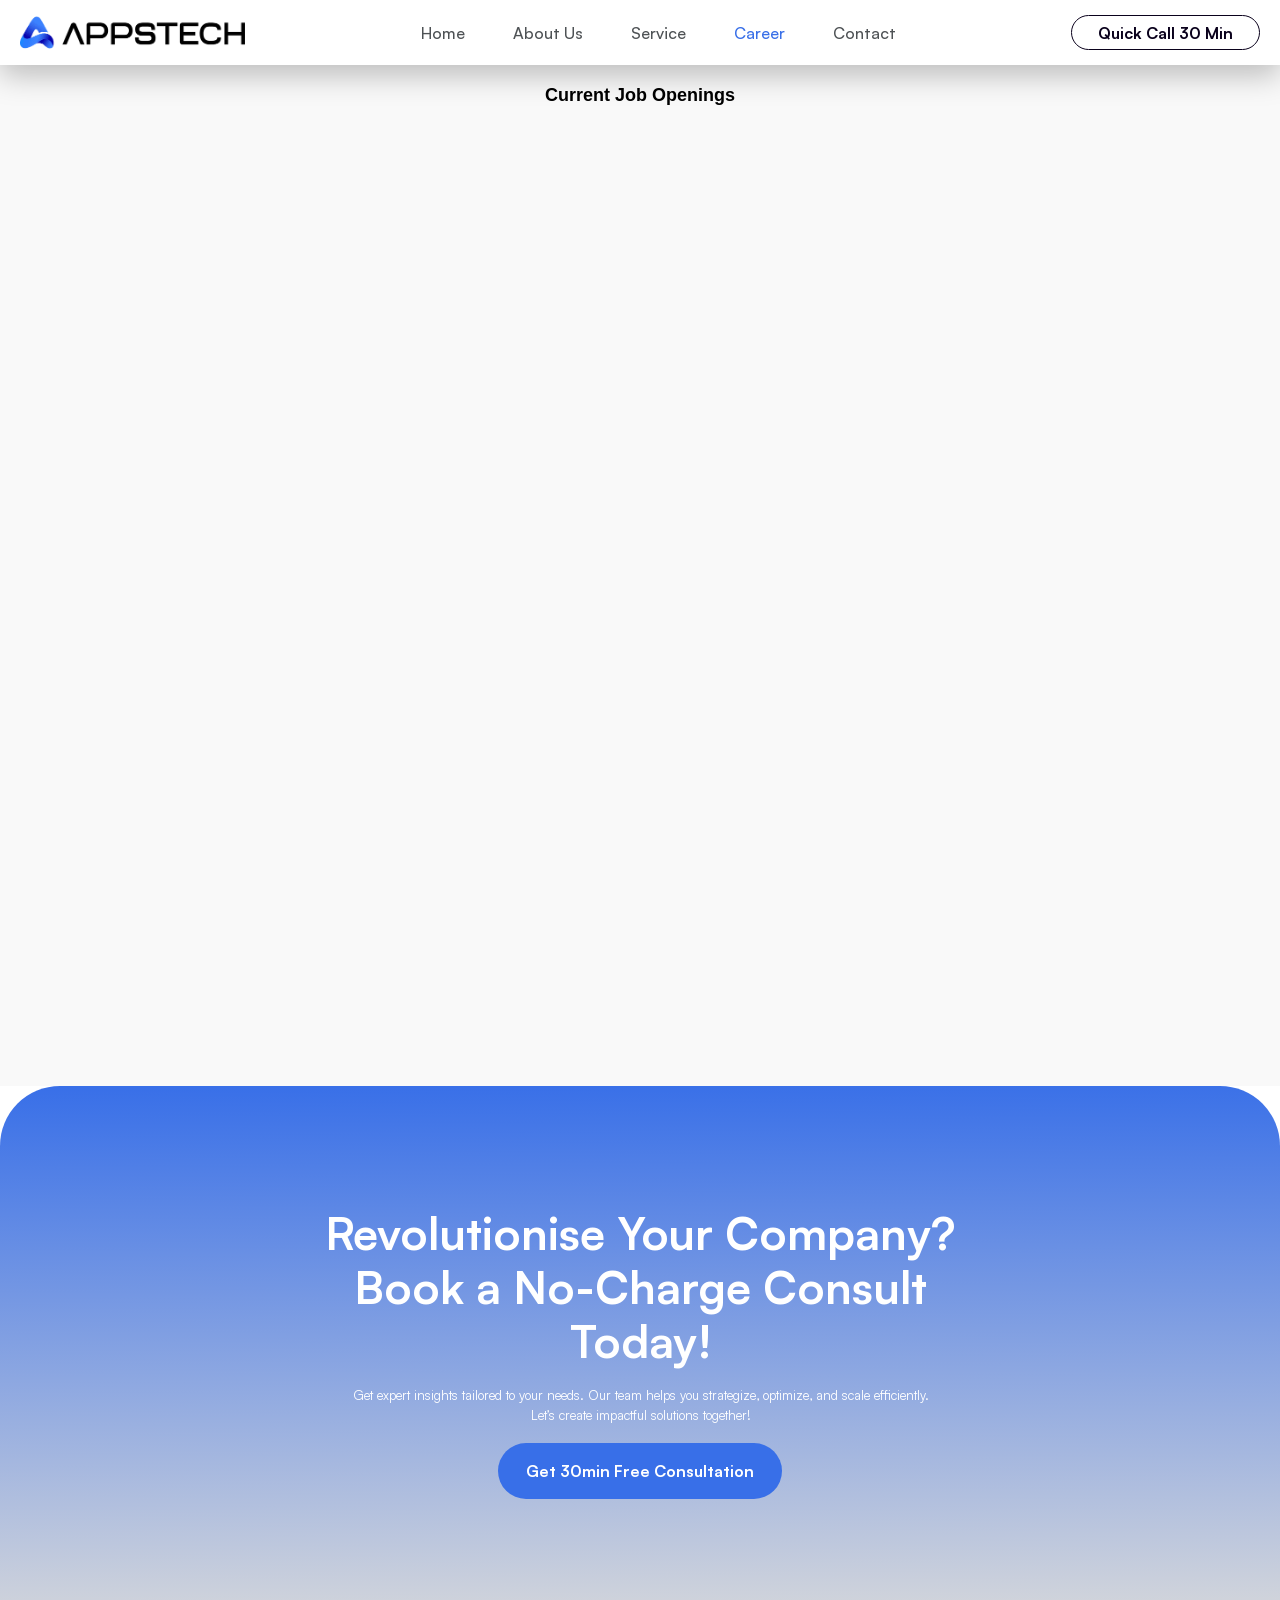
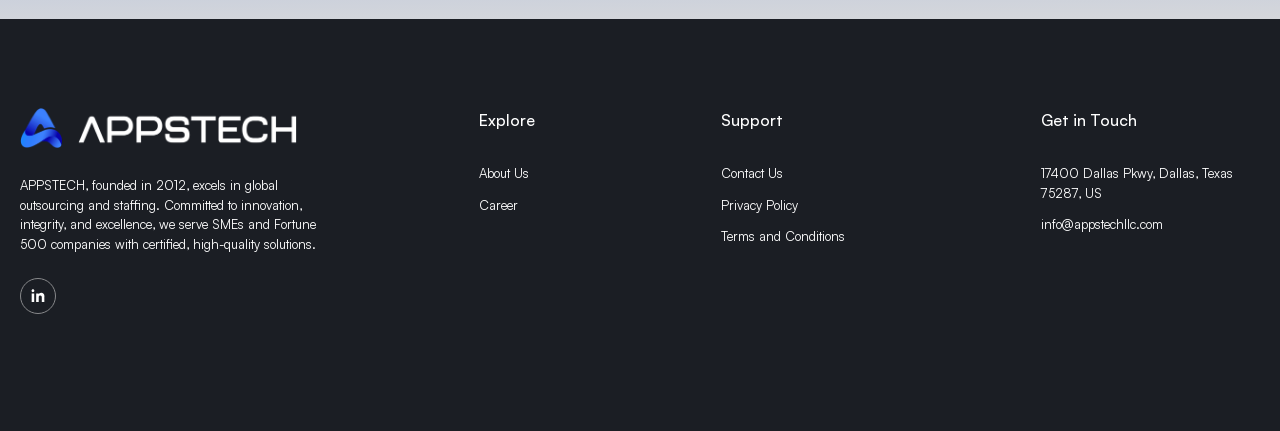
<file: career/index.html>
<!doctype html>
<html lang="en">
<head>
    <meta charset="utf-8">
    
    
    
    <!-- Start of headStart -->
    
    <!-- End of headStart -->
    <meta name="viewport" content="width=device-width">
    <title>AppsTech</title>
    <meta name="description" content="Get expert insights tailored to your needs. Our team helps you strategize, optimize, and scale efficiently. Let’s create impactful solutions together!">
    <link href="../assets/external/framerusercontent.com/images/NL5c8tpkD81G0eLVsG0susbqFM.gif" rel="icon" media="(prefers-color-scheme: light)">
    <link href="../assets/external/framerusercontent.com/images/NL5c8tpkD81G0eLVsG0susbqFM.gif" rel="icon" media="(prefers-color-scheme: dark)">
    <link rel="apple-touch-icon" href="../assets/external/framerusercontent.com/images/EGvoi2jdg8NuIXK7FyhYTnyxXY.png">
    <!-- Open Graph / Facebook -->
    <meta property="og:type" content="website">
    <meta property="og:title" content="AppsTech">
    <meta property="og:description" content="Get expert insights tailored to your needs. Our team helps you strategize, optimize, and scale efficiently. Let’s create impactful solutions together!">
    <!-- Twitter -->
    <meta name="twitter:card" content="summary_large_image">
    <meta name="twitter:title" content="AppsTech">
    <meta name="twitter:description" content="Get expert insights tailored to your needs. Our team helps you strategize, optimize, and scale efficiently. Let’s create impactful solutions together!">
    
    <meta name="robots" content="max-image-preview:large"><link rel="canonical" href="/career/"><meta property="og:url" content="/career/"><style data-framer-breakpoint-css>@media(min-width: 1200px){.hidden-1kcb62f{display:none!important}}@media(min-width: 768px) and (max-width: 1199px){.hidden-8zgxhf{display:none!important}}@media(max-width: 767px){.hidden-1xc9g7v{display:none!important}}</style><style data-framer-css-ssr-minified data-framer-components="framer-lib-cursors-host framer-yUemd PropertyOverrides framer-wiTRS framer-kdEns framer-peKC7 framer-5uHYU framer-xMnRO framer-lDhH7 framer-IHV3O framer-5fr9W framer-sMD7V">html,body,#main{margin:0;padding:0;box-sizing:border-box}:root{-webkit-font-smoothing:antialiased;-moz-osx-font-smoothing:grayscale}*{box-sizing:border-box;-webkit-font-smoothing:inherit}h1,h2,h3,h4,h5,h6,p,figure{margin:0}body,input,textarea,select,button{font-size:12px;font-family:sans-serif}body{--token-5ff00641-a1da-4cda-8f1b-386c104ed598: rgb(56, 111, 232);--token-6261d636-952c-4dfb-a955-0dea5e397c16: rgb(15, 14, 14);--token-b5c8240e-e4da-4652-8851-5e536d386795: rgb(242, 243, 252);--token-6b68f89d-51e6-4f15-a5b8-a68196687447: rgb(242, 243, 252);--token-024dd906-d252-4bfd-8a84-802b8bdc641f: rgb(56, 111, 232);--token-55a343e8-afe2-46e9-9eb8-add7ee6987cf: rgb(78, 82, 85);--token-335ff9c3-884a-407b-b342-ef0e7d5237de: rgb(27, 30, 36);--token-c662a1e3-f26c-4856-8b8d-29e1b38b74b2: rgb(10, 1, 28);--token-5f387a4e-2844-43af-bcb7-2fa7dc2f8146: rgb(255, 255, 255);--token-16441161-fd12-4a26-85fb-0fc2fc016a06: rgb(249, 248, 253);--token-c1f50241-05da-45e6-8bb1-bc3fb9a6335c: rgb(231, 231, 232);--token-0ce06e4d-7da0-4d13-9e22-65617182f27d: rgb(207, 208, 209);--token-730ee856-1d6c-4ad5-8788-e5ab83133b98: rgb(160, 161, 163);--token-29bd5d87-dbe2-4d32-832b-d86c47223838: rgb(136, 137, 139);--token-40897d0d-5ff8-4c71-a660-f44971f4da13: rgb(0, 0, 0);--token-c51c9085-65ef-4e1e-923d-bc07e3c105bc: rgb(56, 111, 232);--token-92c5bc4c-f58a-4596-9e89-d772c005e4aa: rgb(222, 236, 255)}@font-face{font-family:Inter;font-style:normal;font-weight:500;font-display:swap;src:url(../assets/external/fonts.gstatic.com/s/inter/v19/UcCO3FwrK3iLTeHuS_nVMrMxCp50SjIw2boKoduKmMEVuI6fAZJhiI2B.woff2) format("woff2");unicode-range:U+0460-052F,U+1C80-1C8A,U+20B4,U+2DE0-2DFF,U+A640-A69F,U+FE2E-FE2F}@font-face{font-family:Inter;font-style:normal;font-weight:500;font-display:swap;src:url(../assets/external/fonts.gstatic.com/s/inter/v19/UcCO3FwrK3iLTeHuS_nVMrMxCp50SjIw2boKoduKmMEVuI6fAZthiI2B.woff2) format("woff2");unicode-range:U+0301,U+0400-045F,U+0490-0491,U+04B0-04B1,U+2116}@font-face{font-family:Inter;font-style:normal;font-weight:500;font-display:swap;src:url(../assets/external/fonts.gstatic.com/s/inter/v19/UcCO3FwrK3iLTeHuS_nVMrMxCp50SjIw2boKoduKmMEVuI6fAZNhiI2B.woff2) format("woff2");unicode-range:U+1F00-1FFF}@font-face{font-family:Inter;font-style:normal;font-weight:500;font-display:swap;src:url(../assets/external/fonts.gstatic.com/s/inter/v19/UcCO3FwrK3iLTeHuS_nVMrMxCp50SjIw2boKoduKmMEVuI6fAZxhiI2B.woff2) format("woff2");unicode-range:U+0370-0377,U+037A-037F,U+0384-038A,U+038C,U+038E-03A1,U+03A3-03FF}@font-face{font-family:Inter;font-style:normal;font-weight:500;font-display:swap;src:url(../assets/external/fonts.gstatic.com/s/inter/v19/UcCO3FwrK3iLTeHuS_nVMrMxCp50SjIw2boKoduKmMEVuI6fAZBhiI2B.woff2) format("woff2");unicode-range:U+0102-0103,U+0110-0111,U+0128-0129,U+0168-0169,U+01A0-01A1,U+01AF-01B0,U+0300-0301,U+0303-0304,U+0308-0309,U+0323,U+0329,U+1EA0-1EF9,U+20AB}@font-face{font-family:Inter;font-style:normal;font-weight:500;font-display:swap;src:url(../assets/external/fonts.gstatic.com/s/inter/v19/UcCO3FwrK3iLTeHuS_nVMrMxCp50SjIw2boKoduKmMEVuI6fAZFhiI2B.woff2) format("woff2");unicode-range:U+0100-02BA,U+02BD-02C5,U+02C7-02CC,U+02CE-02D7,U+02DD-02FF,U+0304,U+0308,U+0329,U+1D00-1DBF,U+1E00-1E9F,U+1EF2-1EFF,U+2020,U+20A0-20AB,U+20AD-20C0,U+2113,U+2C60-2C7F,U+A720-A7FF}@font-face{font-family:Inter;font-style:normal;font-weight:500;font-display:swap;src:url(../assets/external/fonts.gstatic.com/s/inter/v19/UcCO3FwrK3iLTeHuS_nVMrMxCp50SjIw2boKoduKmMEVuI6fAZ9hiA.woff2) format("woff2");unicode-range:U+0000-00FF,U+0131,U+0152-0153,U+02BB-02BC,U+02C6,U+02DA,U+02DC,U+0304,U+0308,U+0329,U+2000-206F,U+20AC,U+2122,U+2191,U+2193,U+2212,U+2215,U+FEFF,U+FFFD}@font-face{font-family:Merriweather;font-style:italic;font-weight:900;font-stretch:100%;font-display:block;src:url(../assets/external/fonts.gstatic.com/s/merriweather/v31/u-4B0qyriQwlOrhSvowK_l5-eTxCVx0ZbwLvKH2Gk9hLmp0v5yA-xXPqCzLvPee1XYk_XSf-FmRrV236AvHqYQ.woff2) format("woff2");unicode-range:U+0460-052F,U+1C80-1C8A,U+20B4,U+2DE0-2DFF,U+A640-A69F,U+FE2E-FE2F}@font-face{font-family:Merriweather;font-style:italic;font-weight:900;font-stretch:100%;font-display:block;src:url(../assets/external/fonts.gstatic.com/s/merriweather/v31/u-4B0qyriQwlOrhSvowK_l5-eTxCVx0ZbwLvKH2Gk9hLmp0v5yA-xXPqCzLvPee1XYk_XSf-FmRrV23zAvHqYQ.woff2) format("woff2");unicode-range:U+0301,U+0400-045F,U+0490-0491,U+04B0-04B1,U+2116}@font-face{font-family:Merriweather;font-style:italic;font-weight:900;font-stretch:100%;font-display:block;src:url(../assets/external/fonts.gstatic.com/s/merriweather/v31/u-4B0qyriQwlOrhSvowK_l5-eTxCVx0ZbwLvKH2Gk9hLmp0v5yA-xXPqCzLvPee1XYk_XSf-FmRrV234AvHqYQ.woff2) format("woff2");unicode-range:U+0102-0103,U+0110-0111,U+0128-0129,U+0168-0169,U+01A0-01A1,U+01AF-01B0,U+0300-0301,U+0303-0304,U+0308-0309,U+0323,U+0329,U+1EA0-1EF9,U+20AB}@font-face{font-family:Merriweather;font-style:italic;font-weight:900;font-stretch:100%;font-display:block;src:url(../assets/external/fonts.gstatic.com/s/merriweather/v31/u-4B0qyriQwlOrhSvowK_l5-eTxCVx0ZbwLvKH2Gk9hLmp0v5yA-xXPqCzLvPee1XYk_XSf-FmRrV235AvHqYQ.woff2) format("woff2");unicode-range:U+0100-02BA,U+02BD-02C5,U+02C7-02CC,U+02CE-02D7,U+02DD-02FF,U+0304,U+0308,U+0329,U+1D00-1DBF,U+1E00-1E9F,U+1EF2-1EFF,U+2020,U+20A0-20AB,U+20AD-20C0,U+2113,U+2C60-2C7F,U+A720-A7FF}@font-face{font-family:Merriweather;font-style:italic;font-weight:900;font-stretch:100%;font-display:block;src:url(../assets/external/fonts.gstatic.com/s/merriweather/v31/u-4B0qyriQwlOrhSvowK_l5-eTxCVx0ZbwLvKH2Gk9hLmp0v5yA-xXPqCzLvPee1XYk_XSf-FmRrV233AvE.woff2) format("woff2");unicode-range:U+0000-00FF,U+0131,U+0152-0153,U+02BB-02BC,U+02C6,U+02DA,U+02DC,U+0304,U+0308,U+0329,U+2000-206F,U+20AC,U+2122,U+2191,U+2193,U+2212,U+2215,U+FEFF,U+FFFD}@font-face{font-family:Inter;src:url(../assets/external/framerusercontent.com/assets/5vvr9Vy74if2I6bQbJvbw7SY1pQ.woff2);font-display:swap;font-style:normal;font-weight:400;unicode-range:U+0460-052F,U+1C80-1C88,U+20B4,U+2DE0-2DFF,U+A640-A69F,U+FE2E-FE2F}@font-face{font-family:Inter;src:url(../assets/external/framerusercontent.com/assets/EOr0mi4hNtlgWNn9if640EZzXCo.woff2);font-display:swap;font-style:normal;font-weight:400;unicode-range:U+0301,U+0400-045F,U+0490-0491,U+04B0-04B1,U+2116}@font-face{font-family:Inter;src:url(../assets/external/framerusercontent.com/assets/Y9k9QrlZAqio88Klkmbd8VoMQc.woff2);font-display:swap;font-style:normal;font-weight:400;unicode-range:U+1F00-1FFF}@font-face{font-family:Inter;src:url(../assets/external/framerusercontent.com/assets/OYrD2tBIBPvoJXiIHnLoOXnY9M.woff2);font-display:swap;font-style:normal;font-weight:400;unicode-range:U+0370-03FF}@font-face{font-family:Inter;src:url(../assets/external/framerusercontent.com/assets/JeYwfuaPfZHQhEG8U5gtPDZ7WQ.woff2);font-display:swap;font-style:normal;font-weight:400;unicode-range:U+0100-024F,U+0259,U+1E00-1EFF,U+2020,U+20A0-20AB,U+20AD-20CF,U+2113,U+2C60-2C7F,U+A720-A7FF}@font-face{font-family:Inter;src:url(../assets/external/framerusercontent.com/assets/vQyevYAyHtARFwPqUzQGpnDs.woff2);font-display:swap;font-style:normal;font-weight:400;unicode-range:U+0000-00FF,U+0131,U+0152-0153,U+02BB-02BC,U+02C6,U+02DA,U+02DC,U+2000-206F,U+2074,U+20AC,U+2122,U+2191,U+2193,U+2212,U+2215,U+FEFF,U+FFFD}@font-face{font-family:Inter;src:url(../assets/external/framerusercontent.com/assets/b6Y37FthZeALduNqHicBT6FutY.woff2);font-display:swap;font-style:normal;font-weight:400;unicode-range:U+0102-0103,U+0110-0111,U+0128-0129,U+0168-0169,U+01A0-01A1,U+01AF-01B0,U+1EA0-1EF9,U+20AB}@font-face{font-family:Inter;src:url(../assets/external/framerusercontent.com/assets/DpPBYI0sL4fYLgAkX8KXOPVt7c.woff2);font-display:swap;font-style:normal;font-weight:700;unicode-range:U+0460-052F,U+1C80-1C88,U+20B4,U+2DE0-2DFF,U+A640-A69F,U+FE2E-FE2F}@font-face{font-family:Inter;src:url(../assets/external/framerusercontent.com/assets/4RAEQdEOrcnDkhHiiCbJOw92Lk.woff2);font-display:swap;font-style:normal;font-weight:700;unicode-range:U+0301,U+0400-045F,U+0490-0491,U+04B0-04B1,U+2116}@font-face{font-family:Inter;src:url(../assets/external/framerusercontent.com/assets/1K3W8DizY3v4emK8Mb08YHxTbs.woff2);font-display:swap;font-style:normal;font-weight:700;unicode-range:U+1F00-1FFF}@font-face{font-family:Inter;src:url(../assets/external/framerusercontent.com/assets/tUSCtfYVM1I1IchuyCwz9gDdQ.woff2);font-display:swap;font-style:normal;font-weight:700;unicode-range:U+0370-03FF}@font-face{font-family:Inter;src:url(../assets/external/framerusercontent.com/assets/VgYFWiwsAC5OYxAycRXXvhze58.woff2);font-display:swap;font-style:normal;font-weight:700;unicode-range:U+0100-024F,U+0259,U+1E00-1EFF,U+2020,U+20A0-20AB,U+20AD-20CF,U+2113,U+2C60-2C7F,U+A720-A7FF}@font-face{font-family:Inter;src:url(../assets/external/framerusercontent.com/assets/DXD0Q7LSl7HEvDzucnyLnGBHM.woff2);font-display:swap;font-style:normal;font-weight:700;unicode-range:U+0000-00FF,U+0131,U+0152-0153,U+02BB-02BC,U+02C6,U+02DA,U+02DC,U+2000-206F,U+2074,U+20AC,U+2122,U+2191,U+2193,U+2212,U+2215,U+FEFF,U+FFFD}@font-face{font-family:Inter;src:url(../assets/external/framerusercontent.com/assets/GIryZETIX4IFypco5pYZONKhJIo.woff2);font-display:swap;font-style:normal;font-weight:700;unicode-range:U+0102-0103,U+0110-0111,U+0128-0129,U+0168-0169,U+01A0-01A1,U+01AF-01B0,U+1EA0-1EF9,U+20AB}@font-face{font-family:Inter;src:url(../assets/external/framerusercontent.com/assets/H89BbHkbHDzlxZzxi8uPzTsp90.woff2);font-display:swap;font-style:italic;font-weight:700;unicode-range:U+0460-052F,U+1C80-1C88,U+20B4,U+2DE0-2DFF,U+A640-A69F,U+FE2E-FE2F}@font-face{font-family:Inter;src:url(../assets/external/framerusercontent.com/assets/u6gJwDuwB143kpNK1T1MDKDWkMc.woff2);font-display:swap;font-style:italic;font-weight:700;unicode-range:U+0301,U+0400-045F,U+0490-0491,U+04B0-04B1,U+2116}@font-face{font-family:Inter;src:url(../assets/external/framerusercontent.com/assets/43sJ6MfOPh1LCJt46OvyDuSbA6o.woff2);font-display:swap;font-style:italic;font-weight:700;unicode-range:U+1F00-1FFF}@font-face{font-family:Inter;src:url(../assets/external/framerusercontent.com/assets/wccHG0r4gBDAIRhfHiOlq6oEkqw.woff2);font-display:swap;font-style:italic;font-weight:700;unicode-range:U+0370-03FF}@font-face{font-family:Inter;src:url(../assets/external/framerusercontent.com/assets/WZ367JPwf9bRW6LdTHN8rXgSjw.woff2);font-display:swap;font-style:italic;font-weight:700;unicode-range:U+0100-024F,U+0259,U+1E00-1EFF,U+2020,U+20A0-20AB,U+20AD-20CF,U+2113,U+2C60-2C7F,U+A720-A7FF}@font-face{font-family:Inter;src:url(../assets/external/framerusercontent.com/assets/QxmhnWTzLtyjIiZcfaLIJ8EFBXU.woff2);font-display:swap;font-style:italic;font-weight:700;unicode-range:U+0000-00FF,U+0131,U+0152-0153,U+02BB-02BC,U+02C6,U+02DA,U+02DC,U+2000-206F,U+2074,U+20AC,U+2122,U+2191,U+2193,U+2212,U+2215,U+FEFF,U+FFFD}@font-face{font-family:Inter;src:url(../assets/external/framerusercontent.com/assets/2A4Xx7CngadFGlVV4xrO06OBHY.woff2);font-display:swap;font-style:italic;font-weight:700;unicode-range:U+0102-0103,U+0110-0111,U+0128-0129,U+0168-0169,U+01A0-01A1,U+01AF-01B0,U+1EA0-1EF9,U+20AB}@font-face{font-family:Inter;src:url(../assets/external/framerusercontent.com/assets/CfMzU8w2e7tHgF4T4rATMPuWosA.woff2);font-display:swap;font-style:italic;font-weight:400;unicode-range:U+0460-052F,U+1C80-1C88,U+20B4,U+2DE0-2DFF,U+A640-A69F,U+FE2E-FE2F}@font-face{font-family:Inter;src:url(../assets/external/framerusercontent.com/assets/867QObYax8ANsfX4TGEVU9YiCM.woff2);font-display:swap;font-style:italic;font-weight:400;unicode-range:U+0301,U+0400-045F,U+0490-0491,U+04B0-04B1,U+2116}@font-face{font-family:Inter;src:url(../assets/external/framerusercontent.com/assets/Oyn2ZbENFdnW7mt2Lzjk1h9Zb9k.woff2);font-display:swap;font-style:italic;font-weight:400;unicode-range:U+1F00-1FFF}@font-face{font-family:Inter;src:url(../assets/external/framerusercontent.com/assets/cdAe8hgZ1cMyLu9g005pAW3xMo.woff2);font-display:swap;font-style:italic;font-weight:400;unicode-range:U+0370-03FF}@font-face{font-family:Inter;src:url(../assets/external/framerusercontent.com/assets/DOfvtmE1UplCq161m6Hj8CSQYg.woff2);font-display:swap;font-style:italic;font-weight:400;unicode-range:U+0100-024F,U+0259,U+1E00-1EFF,U+2020,U+20A0-20AB,U+20AD-20CF,U+2113,U+2C60-2C7F,U+A720-A7FF}@font-face{font-family:Inter;src:url(../assets/external/framerusercontent.com/assets/vFzuJY0c65av44uhEKB6vyjFMg.woff2);font-display:swap;font-style:italic;font-weight:400;unicode-range:U+0000-00FF,U+0131,U+0152-0153,U+02BB-02BC,U+02C6,U+02DA,U+02DC,U+2000-206F,U+2074,U+20AC,U+2122,U+2191,U+2193,U+2212,U+2215,U+FEFF,U+FFFD}@font-face{font-family:Inter;src:url(../assets/external/framerusercontent.com/assets/tKtBcDnBMevsEEJKdNGhhkLzYo.woff2);font-display:swap;font-style:italic;font-weight:400;unicode-range:U+0102-0103,U+0110-0111,U+0128-0129,U+0168-0169,U+01A0-01A1,U+01AF-01B0,U+1EA0-1EF9,U+20AB}@font-face{font-family:Satoshi;src:url(../assets/external/framerusercontent.com/third-party-assets/fontshare/wf/P2LQKHE6KA6ZP4AAGN72KDWMHH6ZH3TA/ZC32TK2P7FPS5GFTL46EU6KQJA24ZYDB/7AHDUZ4A7LFLVFUIFSARGIWCRQJHISQP.woff2);font-display:swap;font-style:normal;font-weight:500}@font-face{font-family:Satoshi;src:url(../assets/external/framerusercontent.com/third-party-assets/fontshare/wf/LAFFD4SDUCDVQEXFPDC7C53EQ4ZELWQI/PXCT3G6LO6ICM5I3NTYENYPWJAECAWDD/GHM6WVH6MILNYOOCXHXB5GTSGNTMGXZR.woff2);font-display:swap;font-style:normal;font-weight:700}@font-face{font-family:Satoshi;src:url(../assets/external/framerusercontent.com/third-party-assets/fontshare/wf/CDEBEFT2R7XKNGXSBBLZGMY4MMHZG75P/HEVKDGQCYDZ7Z6CDVR2ZQGBCTUD6ZARH/BKWEE3VKGTFABE37K2DTH625VUSN2N35.woff2);font-display:swap;font-style:italic;font-weight:700}@font-face{font-family:Satoshi;src:url(../assets/external/framerusercontent.com/third-party-assets/fontshare/wf/NID3I7RITWZSKXRCJGOCMP5NOADJK6IG/2HLHGD7OBTWCOHW64YXOE5KFXHU4KJHM/ZHME2QIRFR7UPJ47NLY27RCAFY44CKZJ.woff2);font-display:swap;font-style:italic;font-weight:500}@font-face{font-family:Satoshi;src:url(../assets/external/framerusercontent.com/third-party-assets/fontshare/wf/NHPGVFYUXYXE33DZ75OIT4JFGHITX5PE/PSUTMASCDJTVPERDYJZPN23BVUFUCQIF/J64QX5IPOHK56I2KYUNBQ5M2XWZEYKYX.woff2);font-display:block;font-style:normal;font-weight:900}@font-face{font-family:Satoshi;src:url(../assets/external/framerusercontent.com/third-party-assets/fontshare/wf/5ICO57VJIN252OT5L2KLEIPW754DTLAO/ZU64SLR2IEO66N27IVY5Z6JJJRTJECJK/TCTRLNEXANFIGSFCZTGQL7PZ5362GYK6.woff2);font-display:block;font-style:italic;font-weight:900}@font-face{font-family:Satoshi;src:url(../assets/external/framerusercontent.com/third-party-assets/fontshare/wf/TTX2Z3BF3P6Y5BQT3IV2VNOK6FL22KUT/7QYRJOI3JIMYHGY6CH7SOIFRQLZOLNJ6/KFIAZD4RUMEZIYV6FQ3T3GP5PDBDB6JY.woff2);font-display:swap;font-style:normal;font-weight:400}@font-face{font-family:Satoshi;src:url(../assets/external/framerusercontent.com/third-party-assets/fontshare/wf/MPIFA4B3XXRNY2MJDGP6GOOOAF6EOCLO/W5E4ZFYPJ3V6JKMBGHB6YMITK6EWS2XA/QOMBWPST76ICDYF6WOBS7SQ7RBT67QW2.woff2);font-display:swap;font-style:italic;font-weight:400}@font-face{font-family:Inter Placeholder;src:local("Arial");ascent-override:89.79%;descent-override:22.36%;line-gap-override:0%;size-adjust:107.89%}@font-face{font-family:Satoshi Placeholder;src:local("Arial");ascent-override:102.23%;descent-override:24.29%;line-gap-override:10.12%;size-adjust:98.8%}body{--framer-will-change-override: none}@supports (background: -webkit-named-image(i)) and (not (grid-template-rows: subgrid)){body{--framer-will-change-override: transform}}[data-framer-component-type]{position:absolute}[data-framer-component-type=Text]{cursor:inherit}[data-framer-component-text-autosized] *{white-space:pre}[data-framer-component-type=Text]>*{text-align:var(--framer-text-alignment, start)}[data-framer-component-type=Text] span span,[data-framer-component-type=Text] p span,[data-framer-component-type=Text] h1 span,[data-framer-component-type=Text] h2 span,[data-framer-component-type=Text] h3 span,[data-framer-component-type=Text] h4 span,[data-framer-component-type=Text] h5 span,[data-framer-component-type=Text] h6 span{display:block}[data-framer-component-type=Text] span span span,[data-framer-component-type=Text] p span span,[data-framer-component-type=Text] h1 span span,[data-framer-component-type=Text] h2 span span,[data-framer-component-type=Text] h3 span span,[data-framer-component-type=Text] h4 span span,[data-framer-component-type=Text] h5 span span,[data-framer-component-type=Text] h6 span span{display:unset}[data-framer-component-type=Text] div div span,[data-framer-component-type=Text] a div span,[data-framer-component-type=Text] span span span,[data-framer-component-type=Text] p span span,[data-framer-component-type=Text] h1 span span,[data-framer-component-type=Text] h2 span span,[data-framer-component-type=Text] h3 span span,[data-framer-component-type=Text] h4 span span,[data-framer-component-type=Text] h5 span span,[data-framer-component-type=Text] h6 span span,[data-framer-component-type=Text] a{font-family:var(--font-family);font-style:var(--font-style);font-weight:min(calc(var(--framer-font-weight-increase, 0) + var(--font-weight, 400)),900);color:var(--text-color);letter-spacing:var(--letter-spacing);font-size:var(--font-size);text-transform:var(--text-transform);text-decoration:var(--text-decoration);line-height:var(--line-height)}[data-framer-component-type=Text] div div span,[data-framer-component-type=Text] a div span,[data-framer-component-type=Text] span span span,[data-framer-component-type=Text] p span span,[data-framer-component-type=Text] h1 span span,[data-framer-component-type=Text] h2 span span,[data-framer-component-type=Text] h3 span span,[data-framer-component-type=Text] h4 span span,[data-framer-component-type=Text] h5 span span,[data-framer-component-type=Text] h6 span span,[data-framer-component-type=Text] a{--font-family: var(--framer-font-family);--font-style: var(--framer-font-style);--font-weight: var(--framer-font-weight);--text-color: var(--framer-text-color);--letter-spacing: var(--framer-letter-spacing);--font-size: var(--framer-font-size);--text-transform: var(--framer-text-transform);--text-decoration: var(--framer-text-decoration);--line-height: var(--framer-line-height)}[data-framer-component-type=Text] a,[data-framer-component-type=Text] a div span,[data-framer-component-type=Text] a span span span,[data-framer-component-type=Text] a p span span,[data-framer-component-type=Text] a h1 span span,[data-framer-component-type=Text] a h2 span span,[data-framer-component-type=Text] a h3 span span,[data-framer-component-type=Text] a h4 span span,[data-framer-component-type=Text] a h5 span span,[data-framer-component-type=Text] a h6 span span{--font-family: var(--framer-link-font-family, var(--framer-font-family));--font-style: var(--framer-link-font-style, var(--framer-font-style));--font-weight: var(--framer-link-font-weight, var(--framer-font-weight));--text-color: var(--framer-link-text-color, var(--framer-text-color));--font-size: var(--framer-link-font-size, var(--framer-font-size));--text-transform: var(--framer-link-text-transform, var(--framer-text-transform));--text-decoration: var(--framer-link-text-decoration, var(--framer-text-decoration))}[data-framer-component-type=Text] a:hover,[data-framer-component-type=Text] a div span:hover,[data-framer-component-type=Text] a span span span:hover,[data-framer-component-type=Text] a p span span:hover,[data-framer-component-type=Text] a h1 span span:hover,[data-framer-component-type=Text] a h2 span span:hover,[data-framer-component-type=Text] a h3 span span:hover,[data-framer-component-type=Text] a h4 span span:hover,[data-framer-component-type=Text] a h5 span span:hover,[data-framer-component-type=Text] a h6 span span:hover{--font-family: var(--framer-link-hover-font-family, var(--framer-link-font-family, var(--framer-font-family)));--font-style: var(--framer-link-hover-font-style, var(--framer-link-font-style, var(--framer-font-style)));--font-weight: var(--framer-link-hover-font-weight, var(--framer-link-font-weight, var(--framer-font-weight)));--text-color: var(--framer-link-hover-text-color, var(--framer-link-text-color, var(--framer-text-color)));--font-size: var(--framer-link-hover-font-size, var(--framer-link-font-size, var(--framer-font-size)));--text-transform: var(--framer-link-hover-text-transform, var(--framer-link-text-transform, var(--framer-text-transform)));--text-decoration: var(--framer-link-hover-text-decoration, var(--framer-link-text-decoration, var(--framer-text-decoration)))}[data-framer-component-type=Text].isCurrent a,[data-framer-component-type=Text].isCurrent a div span,[data-framer-component-type=Text].isCurrent a span span span,[data-framer-component-type=Text].isCurrent a p span span,[data-framer-component-type=Text].isCurrent a h1 span span,[data-framer-component-type=Text].isCurrent a h2 span span,[data-framer-component-type=Text].isCurrent a h3 span span,[data-framer-component-type=Text].isCurrent a h4 span span,[data-framer-component-type=Text].isCurrent a h5 span span,[data-framer-component-type=Text].isCurrent a h6 span span{--font-family: var(--framer-link-current-font-family, var(--framer-link-font-family, var(--framer-font-family)));--font-style: var(--framer-link-current-font-style, var(--framer-link-font-style, var(--framer-font-style)));--font-weight: var(--framer-link-current-font-weight, var(--framer-link-font-weight, var(--framer-font-weight)));--text-color: var(--framer-link-current-text-color, var(--framer-link-text-color, var(--framer-text-color)));--font-size: var(--framer-link-current-font-size, var(--framer-link-font-size, var(--framer-font-size)));--text-transform: var(--framer-link-current-text-transform, var(--framer-link-text-transform, var(--framer-text-transform)));--text-decoration: var(--framer-link-current-text-decoration, var(--framer-link-text-decoration, var(--framer-text-decoration)))}p.framer-text,div.framer-text,figure.framer-text,h1.framer-text,h2.framer-text,h3.framer-text,h4.framer-text,h5.framer-text,h6.framer-text,ol.framer-text,ul.framer-text{margin:0;padding:0}p.framer-text,div.framer-text,h1.framer-text,h2.framer-text,h3.framer-text,h4.framer-text,h5.framer-text,h6.framer-text,li.framer-text,ol.framer-text,ul.framer-text,span.framer-text:not([data-text-fill]){font-family:var(--framer-blockquote-font-family, var(--framer-font-family, Inter, Inter Placeholder, sans-serif));font-style:var(--framer-blockquote-font-style, var(--framer-font-style, normal));font-weight:var(--framer-blockquote-font-weight, var(--framer-font-weight, 400));color:var(--framer-blockquote-text-color, var(--framer-text-color, #000));font-size:calc(var(--framer-blockquote-font-size, var(--framer-font-size, 16px)) * var(--framer-font-size-scale, 1));letter-spacing:var(--framer-blockquote-letter-spacing, var(--framer-letter-spacing, 0));text-transform:var(--framer-blockquote-text-transform, var(--framer-text-transform, none));text-decoration:var(--framer-blockquote-text-decoration, var(--framer-text-decoration, none));line-height:var(--framer-blockquote-line-height, var(--framer-line-height, 1.2em));text-align:var(--framer-blockquote-text-alignment, var(--framer-text-alignment, start));-webkit-text-stroke-width:var(--framer-text-stroke-width, initial);-webkit-text-stroke-color:var(--framer-text-stroke-color, initial);-moz-font-feature-settings:var(--framer-font-open-type-features, initial);-webkit-font-feature-settings:var(--framer-font-open-type-features, initial);font-feature-settings:var(--framer-font-open-type-features, initial);font-variation-settings:var(--framer-font-variation-axes, normal);text-wrap:var(--framer-text-wrap-override, var(--framer-text-wrap))}@supports not (color: color(display-p3 1 1 1)){p.framer-text,div.framer-text,h1.framer-text,h2.framer-text,h3.framer-text,h4.framer-text,h5.framer-text,h6.framer-text,li.framer-text,ol.framer-text,ul.framer-text,span.framer-text:not([data-text-fill]){color:var(--framer-blockquote-text-color-rgb, var(--framer-blockquote-text-color, var(--framer-text-color-rgb, var(--framer-text-color, #000))));-webkit-text-stroke-color:var(--framer-text-stroke-color-rgb, var(--framer-text-stroke-color, initial))}}.framer-fit-text .framer-text{white-space:nowrap;white-space-collapse:preserve}strong.framer-text{font-family:var(--framer-blockquote-font-family-bold, var(--framer-font-family-bold));font-style:var(--framer-blockquote-font-style-bold, var(--framer-font-style-bold));font-weight:var(--framer-blockquote-font-weight-bold, var(--framer-font-weight-bold, bolder));font-variation-settings:var(--framer-blockquote-font-variation-axes-bold, var(--framer-font-variation-axes-bold))}em.framer-text{font-family:var(--framer-blockquote-font-family-italic, var(--framer-font-family-italic));font-style:var(--framer-blockquote-font-style-italic, var(--framer-font-style-italic, italic));font-weight:var(--framer-blockquote-font-weight-italic, var(--framer-font-weight-italic));font-variation-settings:var(--framer-blockquote-font-variation-axes-italic, var(--framer-font-variation-axes-italic))}em.framer-text>strong.framer-text{font-family:var(--framer-blockquote-font-family-bold-italic, var(--framer-font-family-bold-italic));font-style:var(--framer-blockquote-font-style-bold-italic, var(--framer-font-style-bold-italic, italic));font-weight:var(--framer-blockquote-font-weight-bold-italic, var(--framer-font-weight-bold-italic, bolder));font-variation-settings:var(--framer-blockquote-font-variation-axes-bold-italic, var(--framer-font-variation-axes-bold-italic))}p.framer-text:not(:first-child),div.framer-text:not(:first-child),h1.framer-text:not(:first-child),h2.framer-text:not(:first-child),h3.framer-text:not(:first-child),h4.framer-text:not(:first-child),h5.framer-text:not(:first-child),h6.framer-text:not(:first-child),ol.framer-text:not(:first-child),ul.framer-text:not(:first-child),blockquote.framer-text:not(:first-child),table.framer-text:not(:first-child),figure.framer-text:not(:first-child),.framer-image.framer-text:not(:first-child){margin-top:var(--framer-blockquote-paragraph-spacing, var(--framer-paragraph-spacing, 0))}li.framer-text>ul.framer-text:nth-child(2),li.framer-text>ol.framer-text:nth-child(2){margin-top:0}.framer-text[data-text-fill]{display:inline-block;background-clip:text;-webkit-background-clip:text;-webkit-text-fill-color:transparent;padding:max(0em,calc(calc(1.3em - var(--framer-blockquote-line-height, var(--framer-line-height, 1.3em))) / 2));margin:min(0em,calc(calc(1.3em - var(--framer-blockquote-line-height, var(--framer-line-height, 1.3em))) / -2))}code.framer-text,code.framer-text span.framer-text:not([data-text-fill]){font-family:var(--framer-code-font-family, var(--framer-font-family, Inter, Inter Placeholder, sans-serif));font-style:var(--framer-blockquote-font-style, var(--framer-code-font-style, var(--framer-font-style, normal)));font-weight:var(--framer-blockquote-font-weight, var(--framer-code-font-weight, var(--framer-font-weight, 400)));color:var(--framer-blockquote-text-color, var(--framer-code-text-color, var(--framer-text-color, #000)));font-size:calc(var(--framer-blockquote-font-size, var(--framer-font-size, 16px)) * var(--framer-font-size-scale, 1));letter-spacing:var(--framer-blockquote-letter-spacing, var(--framer-letter-spacing, 0));line-height:var(--framer-blockquote-line-height, var(--framer-line-height, 1.2em))}@supports not (color: color(display-p3 1 1 1)){code.framer-text,code.framer-text span.framer-text:not([data-text-fill]){color:var(--framer-blockquote-text-color-rgb, var(--framer-blockquote-text-color, var(--framer-code-text-color-rgb, var(--framer-code-text-color, var(--framer-text-color-rgb, var(--framer-text-color, #000))))))}}blockquote.framer-text{margin-block-start:initial;margin-block-end:initial;margin-inline-start:initial;margin-inline-end:initial;unicode-bidi:initial}a.framer-text,a.framer-text span.framer-text:not([data-text-fill]),span.framer-text[data-nested-link],span.framer-text[data-nested-link] span.framer-text:not([data-text-fill]){font-family:var(--framer-blockquote-font-family, var(--framer-link-font-family, var(--framer-font-family, Inter, Inter Placeholder, sans-serif)));font-style:var(--framer-blockquote-font-style, var(--framer-link-font-style, var(--framer-font-style, normal)));font-weight:var(--framer-blockquote-font-weight, var(--framer-link-font-weight, var(--framer-font-weight, 400)));color:var(--framer-blockquote-text-color, var(--framer-link-text-color, var(--framer-text-color, #000)));font-size:calc(var(--framer-blockquote-font-size, var(--framer-font-size, 16px)) * var(--framer-font-size-scale, 1));text-transform:var(--framer-blockquote-text-transform, var(--framer-link-text-transform, var(--framer-text-transform, none)));text-decoration:var(--framer-blockquote-text-decoration, var(--framer-link-text-decoration, var(--framer-text-decoration, none)));cursor:var(--framer-custom-cursors, pointer)}@supports not (color: color(display-p3 1 1 1)){a.framer-text,a.framer-text span.framer-text:not([data-text-fill]),span.framer-text[data-nested-link],span.framer-text[data-nested-link] span.framer-text:not([data-text-fill]){color:var(--framer-blockquote-text-color-rgb, var(--framer-blockquote-text-color, var(--framer-link-text-color-rgb, var(--framer-link-text-color, var(--framer-text-color-rgb, var(--framer-text-color, #000))))))}}code.framer-text a.framer-text,code.framer-text a.framer-text span.framer-text:not([data-text-fill]),code.framer-text span.framer-text[data-nested-link],code.framer-text span.framer-text[data-nested-link] span.framer-text:not([data-text-fill]){font-family:var(--framer-code-font-family, var(--framer-font-family, Inter, Inter Placeholder, sans-serif));font-style:var(--framer-blockquote-font-style, var(--framer-code-font-style, var(--framer-font-style, normal)));font-weight:var(--framer-blockquote-font-weight, var(--framer-code-font-weight, var(--framer-font-weight, 400)));color:var(--framer-blockquote-text-color, var(--framer-link-text-color, var(--framer-code-text-color, var(--framer-text-color, #000))));font-size:calc(var(--framer-blockquote-font-size, var(--framer-font-size, 16px)) * var(--framer-font-size-scale, 1))}@supports not (color: color(display-p3 1 1 1)){code.framer-text a.framer-text,code.framer-text a.framer-text span.framer-text:not([data-text-fill]),code.framer-text span.framer-text[data-nested-link],code.framer-text span.framer-text[data-nested-link] span.framer-text:not([data-text-fill]){color:var(--framer-blockquote-text-color-rgb, var(--framer-blockquote-text-color, var(--framer-link-text-color-rgb, var(--framer-link-text-color, var(--framer-code-text-color-rgb, var(--framer-code-text-color, var(--framer-text-color-rgb, var(--framer-text-color, #000))))))))}}a.framer-text:hover,a.framer-text:hover span.framer-text:not([data-text-fill]),span.framer-text[data-nested-link]:hover,span.framer-text[data-nested-link]:hover span.framer-text:not([data-text-fill]){font-family:var(--framer-link-hover-font-family, var(--framer-blockquote-font-family, var(--framer-link-font-family, var(--framer-font-family, Inter, Inter Placeholder, sans-serif))));font-style:var(--framer-link-hover-font-style, var(--framer-blockquote-font-style, var(--framer-link-font-style, var(--framer-font-style, normal))));font-weight:var(--framer-link-hover-font-weight, var(--framer-blockquote-font-weight, var(--framer-link-font-weight, var(--framer-font-weight, 400))));color:var(--framer-link-hover-text-color, var(--framer-blockquote-text-color, var(--framer-link-text-color, var(--framer-text-color, #000))));font-size:calc(var(--framer-link-hover-font-size, var(--framer-blockquote-font-size, var(--framer-font-size, 16px))) * var(--framer-font-size-scale, 1));text-transform:var(--framer-link-hover-text-transform, var(--framer-blockquote-text-transform, var(--framer-link-text-transform, var(--framer-text-transform, none))));text-decoration:var(--framer-link-hover-text-decoration, var(--framer-blockquote-text-decoration, var(--framer-link-text-decoration, var(--framer-text-decoration, none))))}@supports not (color: color(display-p3 1 1 1)){a.framer-text:hover,a.framer-text:hover span.framer-text:not([data-text-fill]),span.framer-text[data-nested-link]:hover,span.framer-text[data-nested-link]:hover span.framer-text:not([data-text-fill]){color:var(--framer-link-hover-text-color-rgb, var(--framer-link-hover-text-color, var(--framer-blockquote-text-color-rgb, var(--framer-blockquote-text-color, var(--framer-link-text-color-rgb, var(--framer-link-text-color, var(--framer-text-color-rgb, var(--framer-text-color, #000))))))))}}code.framer-text a.framer-text:hover,code.framer-text a.framer-text:hover span.framer-text:not([data-text-fill]),code.framer-text span.framer-text[data-nested-link]:hover,code.framer-text span.framer-text[data-nested-link]:hover span.framer-text:not([data-text-fill]){font-family:var(var(--framer-code-font-family, var(--framer-font-family, Inter, Inter Placeholder, sans-serif)));font-style:var(--framer-blockquote-font-style, var(--framer-code-font-style, var(--framer-font-style, normal)));font-weight:var(--framer-blockquote-font-weight, var(--framer-code-font-weight, var(--framer-font-weight, 400)));color:var(--framer-link-hover-text-color, var(--framer-blockquote-text-color, var(--framer-link-text-color, var(--framer-code-text-color, var(--framer-text-color, #000)))));font-size:calc(var(--framer-link-hover-font-size, var(--framer-blockquote-font-size, var(--framer-link-font-size, var(--framer-font-size, 16px)))) * var(--framer-font-size-scale, 1))}@supports not (color: color(display-p3 1 1 1)){code.framer-text a.framer-text:hover,code.framer-text a.framer-text:hover span.framer-text:not([data-text-fill]),code.framer-text span.framer-text[data-nested-link]:hover,code.framer-text span.framer-text[data-nested-link]:hover span.framer-text:not([data-text-fill]){color:var(--framer-link-hover-text-color-rgb, var(--framer-link-hover-text-color, var(--framer-blockquote-text-color-rgb, var(--framer-blockquote-text-color, var(--framer-link-text-color-rgb, var(--framer-link-text-color, var(--framer-text-color-rgb, var(--framer-text-color, #000))))))))}}a.framer-text[data-framer-page-link-current],a.framer-text[data-framer-page-link-current] span.framer-text:not([data-text-fill]),span.framer-text[data-framer-page-link-current],span.framer-text[data-framer-page-link-current] span.framer-text:not([data-text-fill]){font-family:var(--framer-link-current-font-family, var(--framer-link-font-family, var(--framer-font-family, Inter, Inter Placeholder, sans-serif)));font-style:var(--framer-link-current-font-style, var(--framer-link-font-style, var(--framer-font-style, normal)));font-weight:var(--framer-link-current-font-weight, var(--framer-link-font-weight, var(--framer-font-weight, 400)));color:var(--framer-link-current-text-color, var(--framer-link-text-color, var(--framer-text-color, #000)));font-size:calc(var(--framer-link-current-font-size, var(--framer-link-font-size, var(--framer-font-size, 16px))) * var(--framer-font-size-scale, 1));text-transform:var(--framer-link-current-text-transform, var(--framer-link-text-transform, var(--framer-text-transform, none)));text-decoration:var(--framer-link-current-text-decoration, var(--framer-link-text-decoration, var(--framer-text-decoration, none)))}@supports not (color: color(display-p3 1 1 1)){a.framer-text[data-framer-page-link-current],a.framer-text[data-framer-page-link-current] span.framer-text:not([data-text-fill]),span.framer-text[data-framer-page-link-current],span.framer-text[data-framer-page-link-current] span.framer-text:not([data-text-fill]){color:var(--framer-link-current-text-color-rgb, var(--framer-link-current-text-color, var(--framer-link-text-color-rgb, var(--framer-link-text-color, var(--framer-text-color-rgb, var(--framer-text-color, #000))))))}}code.framer-text a.framer-text[data-framer-page-link-current],code.framer-text a.framer-text[data-framer-page-link-current] span.framer-text:not([data-text-fill]),code.framer-text span.framer-text[data-framer-page-link-current],code.framer-text span.framer-text[data-framer-page-link-current] span.framer-text:not([data-text-fill]){font-family:var(--framer-code-font-family, var(--framer-font-family, Inter, Inter Placeholder, sans-serif));font-style:var(--framer-code-font-style, var(--framer-font-style, normal));font-weight:var(--framer-code-font-weight, var(--framer-font-weight, 400));color:var(--framer-link-current-text-color, var(--framer-link-text-color, var(--framer-code-text-color, var(--framer-text-color, #000))));font-size:calc(var(--framer-link-current-font-size, var(--framer-link-font-size, var(--framer-font-size, 16px))) * var(--framer-font-size-scale, 1))}@supports not (color: color(display-p3 1 1 1)){code.framer-text a.framer-text[data-framer-page-link-current],code.framer-text a.framer-text[data-framer-page-link-current] span.framer-text:not([data-text-fill]),code.framer-text span.framer-text[data-framer-page-link-current],code.framer-text span.framer-text[data-framer-page-link-current] span.framer-text:not([data-text-fill]){color:var(--framer-link-current-text-color-rgb, var(--framer-link-current-text-color, var(--framer-link-text-color-rgb, var(--framer-link-text-color, var(--framer-code-text-color-rgb, var(--framer-code-text-color, var(--framer-text-color-rgb, var(--framer-text-color, #000))))))))}}a.framer-text[data-framer-page-link-current]:hover,a.framer-text[data-framer-page-link-current]:hover span.framer-text:not([data-text-fill]),span.framer-text[data-framer-page-link-current]:hover,span.framer-text[data-framer-page-link-current]:hover span.framer-text:not([data-text-fill]){font-family:var(--framer-link-hover-font-family, var(--framer-link-current-font-family, var(--framer-link-font-family, var(--framer-font-family, Inter, Inter Placeholder, sans-serif))));font-style:var(--framer-link-hover-font-style, var(--framer-link-current-font-style, var(--framer-link-font-style, var(--framer-font-style, normal))));font-weight:var(--framer-link-hover-font-weight, var(--framer-link-current-font-weight, var(--framer-link-font-weight, var(--framer-font-weight, 400))));color:var(--framer-link-hover-text-color, var(--framer-link-current-text-color, var(--framer-link-text-color, var(--framer-text-color, #000))));font-size:calc(var(--framer-link-hover-font-size, var(--framer-link-current-font-size, var(--framer-link-font-size, var(--framer-font-size, 16px)))) * var(--framer-font-size-scale, 1));text-transform:var(--framer-link-hover-text-transform, var(--framer-link-current-text-transform, var(--framer-link-text-transform, var(--framer-text-transform, none))));text-decoration:var(--framer-link-hover-text-decoration, var(--framer-link-current-text-decoration, var(--framer-link-text-decoration, var(--framer-text-decoration, none))))}@supports not (color: color(display-p3 1 1 1)){a.framer-text[data-framer-page-link-current]:hover,a.framer-text[data-framer-page-link-current]:hover span.framer-text:not([data-text-fill]),span.framer-text[data-framer-page-link-current]:hover,span.framer-text[data-framer-page-link-current]:hover span.framer-text:not([data-text-fill]){color:var(--framer-link-hover-text-color-rgb, var(--framer-link-hover-text-color, var(--framer-link-current-text-color-rgb, var(--framer-link-current-text-color, var(--framer-link-text-color-rgb, var(--framer-link-text-color, var(--framer-code-text-color-rgb, var(--framer-code-text-color, var(--framer-text-color-rgb, var(--framer-text-color, #000))))))))))}}code.framer-text a.framer-text[data-framer-page-link-current]:hover,code.framer-text a.framer-text[data-framer-page-link-current]:hover span.framer-text:not([data-text-fill]),code.framer-text span.framer-text[data-framer-page-link-current]:hover,code.framer-text span.framer-text[data-framer-page-link-current]:hover span.framer-text:not([data-text-fill]){font-family:var(--framer-code-font-family, var(--framer-font-family, Inter, Inter Placeholder, sans-serif));font-style:var(--framer-code-font-style, var(--framer-font-style, normal));font-weight:var(--framer-code-font-weight, var(--framer-font-weight, 400));color:var(--framer-link-hover-text-color, var(--framer-link-current-text-color, var(--framer-link-text-color, var(--framer-code-text-color, var(--framer-text-color, #000)))));font-size:calc(var(--framer-link-hover-font-size, var(--framer-link-current-font-size, var(--framer-link-font-size, var(--framer-font-size, 16px)))) * var(--framer-font-size-scale, 1))}@supports not (color: color(display-p3 1 1 1)){code.framer-text a.framer-text[data-framer-page-link-current]:hover,code.framer-text a.framer-text[data-framer-page-link-current]:hover span.framer-text:not([data-text-fill]),code.framer-text span.framer-text[data-framer-page-link-current]:hover,code.framer-text span.framer-text[data-framer-page-link-current]:hover span.framer-text:not([data-text-fill]){color:var(--framer-link-hover-text-color-rgb, var(--framer-link-hover-text-color, var(--framer-link-current-text-color-rgb, var(--framer-link-current-text-color, var(--framer-link-text-color-rgb, var(--framer-link-text-color, var(--framer-code-text-color-rgb, var(--framer-code-text-color, var(--framer-text-color-rgb, var(--framer-text-color, #000))))))))))}}.framer-image.framer-text{display:block;max-width:100%;height:auto}.text-styles-preset-reset.framer-text{--framer-font-family: Inter, Inter Placeholder, sans-serif;--framer-font-style: normal;--framer-font-weight: 500;--framer-text-color: #000;--framer-font-size: 16px;--framer-letter-spacing: 0;--framer-text-transform: none;--framer-text-decoration: none;--framer-line-height: 1.2em;--framer-text-alignment: start;--framer-font-open-type-features: normal}ol.framer-text{--list-style-type: decimal}ul.framer-text,ol.framer-text{padding-left:3ch;position:relative}li.framer-text{counter-increment:list-item;list-style:none}ol.framer-text>li.framer-text:before{position:absolute;left:0;content:counter(list-item,var(--list-style-type)) ".";font-variant-numeric:tabular-nums}ol.framer-text>li.framer-text:nth-last-child(n+100),ol.framer-text>li.framer-text:nth-last-child(n+100)~li{padding-left:1ch}ol.framer-text>li.framer-text:nth-last-child(n+1000),ol.framer-text>li.framer-text:nth-last-child(n+1000)~li{padding-left:2ch}ol.framer-text>li.framer-text:nth-last-child(n+10000),ol.framer-text>li.framer-text:nth-last-child(n+10000)~li{padding-left:3ch}ol.framer-text>li.framer-text:nth-last-child(n+100000),ol.framer-text>li.framer-text:nth-last-child(n+100000)~li{padding-left:4ch}ol.framer-text>li.framer-text:nth-last-child(n+1000000),ol.framer-text>li.framer-text:nth-last-child(n+1000000)~li{padding-left:5ch}ul.framer-text>li.framer-text:before{position:absolute;left:0;content:"\2022"}.framer-table-wrapper{overflow-x:auto}table.framer-text,.framer-table-wrapper table.framer-text{border-collapse:separate;border-spacing:0;table-layout:auto;word-break:normal;width:100%}td.framer-text,th.framer-text{min-width:16ch;vertical-align:top}.framer-text-module[style*=aspect-ratio]>:first-child{width:100%}@supports not (aspect-ratio: 1){.framer-text-module[style*=aspect-ratio]{position:relative}}@supports not (aspect-ratio: 1){.framer-text-module[style*=aspect-ratio]:before{content:"";display:block;padding-bottom:calc(100% / calc(var(--aspect-ratio)))}}@supports not (aspect-ratio: 1){.framer-text-module[style*=aspect-ratio]>:first-child{position:absolute;top:0;left:0;height:100%}}[data-framer-component-type=DeprecatedRichText]{cursor:inherit}[data-framer-component-type=DeprecatedRichText] .text-styles-preset-reset{--framer-font-family: Inter, Inter Placeholder, sans-serif;--framer-font-style: normal;--framer-font-weight: 500;--framer-text-color: #000;--framer-font-size: 16px;--framer-letter-spacing: 0;--framer-text-transform: none;--framer-text-decoration: none;--framer-line-height: 1.2em;--framer-text-alignment: start;--framer-font-open-type-features: normal;--font-variation-settings: normal}[data-framer-component-type=DeprecatedRichText] p,[data-framer-component-type=DeprecatedRichText] div,[data-framer-component-type=DeprecatedRichText] h1,[data-framer-component-type=DeprecatedRichText] h2,[data-framer-component-type=DeprecatedRichText] h3,[data-framer-component-type=DeprecatedRichText] h4,[data-framer-component-type=DeprecatedRichText] h5,[data-framer-component-type=DeprecatedRichText] h6{margin:0;padding:0}[data-framer-component-type=DeprecatedRichText] p,[data-framer-component-type=DeprecatedRichText] div,[data-framer-component-type=DeprecatedRichText] h1,[data-framer-component-type=DeprecatedRichText] h2,[data-framer-component-type=DeprecatedRichText] h3,[data-framer-component-type=DeprecatedRichText] h4,[data-framer-component-type=DeprecatedRichText] h5,[data-framer-component-type=DeprecatedRichText] h6,[data-framer-component-type=DeprecatedRichText] li,[data-framer-component-type=DeprecatedRichText] ol,[data-framer-component-type=DeprecatedRichText] ul,[data-framer-component-type=DeprecatedRichText] span:not([data-text-fill]){font-family:var(--framer-font-family, Inter, Inter Placeholder, sans-serif);font-style:var(--framer-font-style, normal);font-weight:var(--framer-font-weight, 400);color:var(--framer-text-color, #000);font-size:var(--framer-font-size, 16px);letter-spacing:var(--framer-letter-spacing, 0);text-transform:var(--framer-text-transform, none);text-decoration:var(--framer-text-decoration, none);line-height:var(--framer-line-height, 1.2em);text-align:var(--framer-text-alignment, start)}[data-framer-component-type=DeprecatedRichText] p:not(:first-child),[data-framer-component-type=DeprecatedRichText] div:not(:first-child),[data-framer-component-type=DeprecatedRichText] h1:not(:first-child),[data-framer-component-type=DeprecatedRichText] h2:not(:first-child),[data-framer-component-type=DeprecatedRichText] h3:not(:first-child),[data-framer-component-type=DeprecatedRichText] h4:not(:first-child),[data-framer-component-type=DeprecatedRichText] h5:not(:first-child),[data-framer-component-type=DeprecatedRichText] h6:not(:first-child),[data-framer-component-type=DeprecatedRichText] ol:not(:first-child),[data-framer-component-type=DeprecatedRichText] ul:not(:first-child),[data-framer-component-type=DeprecatedRichText] .framer-image:not(:first-child){margin-top:var(--framer-paragraph-spacing, 0)}[data-framer-component-type=DeprecatedRichText] span[data-text-fill]{display:inline-block;background-clip:text;-webkit-background-clip:text;-webkit-text-fill-color:transparent}[data-framer-component-type=DeprecatedRichText] a,[data-framer-component-type=DeprecatedRichText] a span:not([data-text-fill]){font-family:var(--framer-link-font-family, var(--framer-font-family, Inter, Inter Placeholder, sans-serif));font-style:var(--framer-link-font-style, var(--framer-font-style, normal));font-weight:var(--framer-link-font-weight, var(--framer-font-weight, 400));color:var(--framer-link-text-color, var(--framer-text-color, #000));font-size:var(--framer-link-font-size, var(--framer-font-size, 16px));text-transform:var(--framer-link-text-transform, var(--framer-text-transform, none));text-decoration:var(--framer-link-text-decoration, var(--framer-text-decoration, none))}[data-framer-component-type=DeprecatedRichText] a:hover,[data-framer-component-type=DeprecatedRichText] a:hover span:not([data-text-fill]){font-family:var(--framer-link-hover-font-family, var(--framer-link-font-family, var(--framer-font-family, Inter, Inter Placeholder, sans-serif)));font-style:var(--framer-link-hover-font-style, var(--framer-link-font-style, var(--framer-font-style, normal)));font-weight:var(--framer-link-hover-font-weight, var(--framer-link-font-weight, var(--framer-font-weight, 400)));color:var(--framer-link-hover-text-color, var(--framer-link-text-color, var(--framer-text-color, #000)));font-size:var(--framer-link-hover-font-size, var(--framer-link-font-size, var(--framer-font-size, 16px)));text-transform:var(--framer-link-hover-text-transform, var(--framer-link-text-transform, var(--framer-text-transform, none)));text-decoration:var(--framer-link-hover-text-decoration, var(--framer-link-text-decoration, var(--framer-text-decoration, none)))}[data-framer-component-type=DeprecatedRichText] a[data-framer-page-link-current],[data-framer-component-type=DeprecatedRichText] a[data-framer-page-link-current] span:not([data-text-fill]):not([data-nested-link]){font-family:var(--framer-link-current-font-family, var(--framer-link-font-family, var(--framer-font-family, Inter, Inter Placeholder, sans-serif)));font-style:var(--framer-link-current-font-style, var(--framer-link-font-style, var(--framer-font-style, normal)));font-weight:var(--framer-link-current-font-weight, var(--framer-link-font-weight, var(--framer-font-weight, 400)));color:var(--framer-link-current-text-color, var(--framer-link-text-color, var(--framer-text-color, #000)));font-size:var(--framer-link-current-font-size, var(--framer-link-font-size, var(--framer-font-size, 16px)));text-transform:var(--framer-link-current-text-transform, var(--framer-link-text-transform, var(--framer-text-transform, none)));text-decoration:var(--framer-link-current-text-decoration, var(--framer-link-text-decoration, var(--framer-text-decoration, none)))}[data-framer-component-type=DeprecatedRichText] a[data-framer-page-link-current]:hover,[data-framer-component-type=DeprecatedRichText] a[data-framer-page-link-current]:hover span:not([data-text-fill]):not([data-nested-link]){font-family:var(--framer-link-hover-font-family, var(--framer-link-current-font-family, var(--framer-link-font-family, var(--framer-font-family, Inter, Inter Placeholder, sans-serif))));font-style:var(--framer-link-hover-font-style, var(--framer-link-current-font-style, var(--framer-link-font-style, var(--framer-font-style, normal))));font-weight:var(--framer-link-hover-font-weight, var(--framer-link-current-font-weight, var(--framer-link-font-weight, var(--framer-font-weight, 400))));color:var(--framer-link-hover-text-color, var(--framer-link-current-text-color, var(--framer-link-text-color, var(--framer-text-color, #000))));font-size:var(--framer-link-hover-font-size, var(--framer-link-current-font-size, var(--framer-link-font-size, var(--framer-font-size, 16px))));text-transform:var(--framer-link-hover-text-transform, var(--framer-link-current-text-transform, var(--framer-link-text-transform, var(--framer-text-transform, none))));text-decoration:var(--framer-link-hover-text-decoration, var(--framer-link-current-text-decoration, var(--framer-link-text-decoration, var(--framer-text-decoration, none))))}[data-framer-component-type=DeprecatedRichText] strong{font-weight:bolder}[data-framer-component-type=DeprecatedRichText] em{font-style:italic}[data-framer-component-type=DeprecatedRichText] .framer-image{display:block;max-width:100%;height:auto}[data-framer-component-type=DeprecatedRichText] ul,[data-framer-component-type=DeprecatedRichText] ol{display:table;width:100%;padding-left:0;margin:0}[data-framer-component-type=DeprecatedRichText] li{display:table-row;counter-increment:list-item;list-style:none}[data-framer-component-type=DeprecatedRichText] ol>li:before{display:table-cell;width:2.25ch;box-sizing:border-box;padding-right:.75ch;content:counter(list-item) ".";white-space:nowrap}[data-framer-component-type=DeprecatedRichText] ul>li:before{display:table-cell;width:2.25ch;box-sizing:border-box;padding-right:.75ch;content:"\2022"}:not([data-framer-generated])>[data-framer-stack-content-wrapper]>*,:not([data-framer-generated])>[data-framer-stack-content-wrapper]>[data-framer-component-type],:not([data-framer-generated])>[data-framer-stack-content-wrapper]>[data-framer-legacy-stack-gap-enabled]>*,:not([data-framer-generated])>[data-framer-stack-content-wrapper]>[data-framer-legacy-stack-gap-enabled]>[data-framer-component-type]{position:relative}.flexbox-gap-not-supported [data-framer-legacy-stack-gap-enabled=true]>*,[data-framer-legacy-stack-gap-enabled=true][data-framer-stack-flexbox-gap=false]{margin-top:calc(var(--stack-gap-y) / 2);margin-bottom:calc(var(--stack-gap-y) / 2);margin-right:calc(var(--stack-gap-x) / 2);margin-left:calc(var(--stack-gap-x) / 2)}[data-framer-stack-content-wrapper][data-framer-stack-gap-enabled=true]{row-gap:var(--stack-native-row-gap);column-gap:var(--stack-native-column-gap)}.flexbox-gap-not-supported [data-framer-stack-content-wrapper][data-framer-stack-gap-enabled=true]{row-gap:unset;column-gap:unset}.flexbox-gap-not-supported [data-framer-stack-direction-reverse=false] [data-framer-legacy-stack-gap-enabled=true]>*:first-child,[data-framer-stack-direction-reverse=false] [data-framer-legacy-stack-gap-enabled=true][data-framer-stack-flexbox-gap=false]>*:first-child,.flexbox-gap-not-supported [data-framer-stack-direction-reverse=true] [data-framer-legacy-stack-gap-enabled=true]>*:last-child,[data-framer-stack-direction-reverse=true] [data-framer-legacy-stack-gap-enabled=true][data-framer-stack-flexbox-gap=false]>*:last-child{margin-top:0;margin-left:0}.flexbox-gap-not-supported [data-framer-stack-direction-reverse=false] [data-framer-legacy-stack-gap-enabled=true]>*:last-child,[data-framer-stack-direction-reverse=false] [data-framer-legacy-stack-gap-enabled=true][data-framer-stack-flexbox-gap=false]>*:last-child,.flexbox-gap-not-supported [data-framer-stack-direction-reverse=true] [data-framer-legacy-stack-gap-enabled=true]>*:first-child,[data-framer-stack-direction-reverse=true] [data-framer-legacy-stack-gap-enabled=true][data-framer-stack-flexbox-gap=false]>*:first-child{margin-right:0;margin-bottom:0}NavigationContainer [data-framer-component-type=NavigationContainer]>*,[data-framer-component-type=NavigationContainer]>[data-framer-component-type]{position:relative}[data-framer-component-type=Scroll]::-webkit-scrollbar{display:none}[data-framer-component-type=ScrollContentWrapper]>*{position:relative}[data-framer-component-type=NativeScroll]{-webkit-overflow-scrolling:touch}[data-framer-component-type=NativeScroll]>*{position:relative}[data-framer-component-type=NativeScroll].direction-both{overflow-x:scroll;overflow-y:scroll}[data-framer-component-type=NativeScroll].direction-vertical{overflow-x:hidden;overflow-y:scroll}[data-framer-component-type=NativeScroll].direction-horizontal{overflow-x:scroll;overflow-y:hidden}[data-framer-component-type=NativeScroll].direction-vertical>*{width:100%!important}[data-framer-component-type=NativeScroll].direction-horizontal>*{height:100%!important}[data-framer-component-type=NativeScroll].scrollbar-hidden::-webkit-scrollbar{display:none}[data-framer-component-type=PageContentWrapper]>*,[data-framer-component-type=PageContentWrapper]>[data-framer-component-type]{position:relative}[data-framer-component-type=DeviceComponent].no-device>*{width:100%!important;height:100%!important}[data-is-present=false],[data-is-present=false] *{pointer-events:none!important}[data-framer-cursor=pointer]{cursor:pointer}[data-framer-cursor=grab]{cursor:grab}[data-framer-cursor=grab]:active{cursor:grabbing}[data-framer-component-type=Frame] *,[data-framer-component-type=Stack] *{pointer-events:auto}[data-framer-generated] *{pointer-events:unset}.svgContainer svg{display:block}[data-reset=button]{border-width:0;padding:0;background:none}[data-hide-scrollbars=true]::-webkit-scrollbar{width:0px;height:0px}[data-hide-scrollbars=true]::-webkit-scrollbar-thumb{background:transparent}[data-hide-scrollbars=true]{scrollbar-width:none}.framer-cursor-none,.framer-cursor-none *{cursor:none!important}.framer-pointer-events-none,.framer-pointer-events-none *{pointer-events:none!important}.framer-yUemd.framer-1eztebg,.framer-yUemd .framer-1eztebg{display:block}.framer-yUemd.framer-1kcb62f{align-content:center;align-items:center;background-color:var(--token-5f387a4e-2844-43af-bcb7-2fa7dc2f8146, #ffffff);display:flex;flex-direction:column;flex-wrap:nowrap;gap:0px;height:min-content;justify-content:center;overflow:visible;padding:0;position:relative;width:1200px}.framer-yUemd .framer-11rppu3{align-content:center;align-items:center;display:flex;flex:none;flex-direction:column;flex-wrap:nowrap;gap:10px;height:min-content;justify-content:center;overflow:visible;padding:0;position:sticky;top:0;width:100%;z-index:10}.framer-yUemd .framer-1ryl9bw{background-color:var(--token-5f387a4e-2844-43af-bcb7-2fa7dc2f8146, #ffffff);box-shadow:0 10px 30px #00000040;flex:none;height:100%;left:calc(50.00000000000002% - 100% / 2);overflow:visible;position:absolute;top:0;width:100%;z-index:1}.framer-yUemd .framer-k8c38g-container{flex:none;height:auto;position:relative;width:100%;z-index:10}.framer-yUemd .framer-1fk5h1p-container,.framer-yUemd .framer-uydhgu-container,.framer-yUemd .framer-1y13jq9-container{flex:none;height:auto;position:relative;width:100%}@supports (background: -webkit-named-image(i)) and (not (scale:1)){.framer-yUemd.framer-1kcb62f,.framer-yUemd .framer-11rppu3{gap:0px}.framer-yUemd.framer-1kcb62f>*{margin:0}.framer-yUemd.framer-1kcb62f>:first-child,.framer-yUemd .framer-11rppu3>:first-child{margin-top:0}.framer-yUemd.framer-1kcb62f>:last-child,.framer-yUemd .framer-11rppu3>:last-child{margin-bottom:0}.framer-yUemd .framer-11rppu3>*{margin:5px 0}}@media (min-width: 768px) and (max-width: 1199px){.framer-yUemd.framer-1kcb62f{gap:208px;width:768px}.framer-yUemd .framer-11rppu3{order:0;position:relative;top:unset}.framer-yUemd .framer-1ryl9bw{order:0}.framer-yUemd .framer-k8c38g-container{order:1}.framer-yUemd .framer-1fk5h1p-container{order:1;z-index:1}.framer-yUemd .framer-uydhgu-container{order:6}.framer-yUemd .framer-1y13jq9-container{order:7}@supports (background: -webkit-named-image(i)) and (not (scale:1)){.framer-yUemd.framer-1kcb62f{gap:0px}.framer-yUemd.framer-1kcb62f>*{margin:104px 0}.framer-yUemd.framer-1kcb62f>:first-child{margin-top:0}.framer-yUemd.framer-1kcb62f>:last-child{margin-bottom:0}}}@media (max-width: 767px){.framer-yUemd.framer-1kcb62f{width:390px}.framer-yUemd .framer-11rppu3{position:relative;top:unset}}.framer-wiTRS.framer-fions4,.framer-wiTRS .framer-fions4{display:block}.framer-wiTRS.framer-14rcj7c{align-content:center;align-items:center;display:flex;flex-direction:column;flex-wrap:nowrap;gap:0px;height:min-content;justify-content:center;overflow:visible;padding:0;position:relative;width:1440px}.framer-wiTRS .framer-me8viy{align-content:center;align-items:center;display:flex;flex:none;flex-direction:column;flex-wrap:nowrap;gap:10px;height:min-content;justify-content:center;max-width:1336px;overflow:visible;padding:0 20px;position:relative;width:100%}.framer-wiTRS .framer-1879d36{align-content:center;align-items:center;display:flex;flex:none;flex-direction:column;flex-wrap:nowrap;gap:10px;height:min-content;justify-content:center;overflow:visible;padding:0;position:relative;width:100%}.framer-wiTRS .framer-1ydq4eo{align-content:center;align-items:center;display:flex;flex:none;flex-direction:row;flex-wrap:nowrap;height:min-content;justify-content:space-between;padding:0;position:relative;width:100%}.framer-wiTRS .framer-1hy9zf1{flex:none;gap:6px;height:65px;overflow:visible;position:relative;text-decoration:none;width:225px}.framer-wiTRS .framer-192h4zo-container{flex:none;height:auto;position:relative;width:auto}.framer-wiTRS .framer-m07y29{align-content:center;align-items:center;display:flex;flex:none;flex-direction:row;flex-wrap:nowrap;gap:16px;height:min-content;justify-content:center;overflow:visible;padding:0;position:relative;width:min-content}.framer-wiTRS .framer-akz9ub-container{flex:none;height:35px;position:relative;width:189px}.framer-wiTRS .framer-j2omxc{align-content:center;align-items:center;aspect-ratio:1 / 1;cursor:pointer;display:flex;flex:none;flex-direction:column;flex-wrap:nowrap;gap:10px;height:var(--framer-aspect-ratio-supported, 51px);justify-content:center;overflow:visible;padding:0;position:relative;width:51px;z-index:3}.framer-wiTRS .framer-1rfr593-container{aspect-ratio:1 / 1;flex:none;height:var(--framer-aspect-ratio-supported, 35px);position:relative;width:35px;z-index:6}.framer-wiTRS.framer-v-14z321w.framer-14rcj7c,.framer-wiTRS.framer-v-14my4tn.framer-14rcj7c{padding:24px 0;width:768px}.framer-wiTRS.framer-v-14z321w .framer-me8viy,.framer-wiTRS.framer-v-14my4tn .framer-me8viy{max-width:850px}.framer-wiTRS.framer-v-14z321w .framer-1ydq4eo,.framer-wiTRS.framer-v-hzhp2r .framer-1ydq4eo,.framer-wiTRS.framer-v-14my4tn .framer-1ydq4eo{overflow:visible}.framer-wiTRS.framer-v-14z321w .framer-1hy9zf1{height:84px;width:268px}.framer-wiTRS.framer-v-14z321w .framer-192h4zo-container{left:0;pointer-events:none;position:absolute;top:80px;width:100%;z-index:1}.framer-wiTRS.framer-v-14z321w .framer-j2omxc,.framer-wiTRS.framer-v-14my4tn .framer-j2omxc{cursor:unset}.framer-wiTRS.framer-v-14z321w .framer-1rfr593-container,.framer-wiTRS.framer-v-14my4tn .framer-1rfr593-container{aspect-ratio:unset;height:35px}.framer-wiTRS.framer-v-lh93y0.framer-14rcj7c{padding:10px 0;width:390px}.framer-wiTRS.framer-v-lh93y0 .framer-me8viy,.framer-wiTRS.framer-v-hzhp2r .framer-me8viy{max-width:420px}.framer-wiTRS.framer-v-lh93y0 .framer-1ydq4eo{overflow:visible;width:108%}.framer-wiTRS.framer-v-lh93y0 .framer-1hy9zf1{height:81px;order:0;width:230px}.framer-wiTRS.framer-v-lh93y0 .framer-192h4zo-container{left:0;order:1;pointer-events:none;position:absolute;top:60px;width:100%;z-index:1}.framer-wiTRS.framer-v-lh93y0 .framer-m07y29{order:2}.framer-wiTRS.framer-v-lh93y0 .framer-j2omxc,.framer-wiTRS.framer-v-hzhp2r .framer-j2omxc{height:var(--framer-aspect-ratio-supported, 40px);width:40px}.framer-wiTRS.framer-v-hzhp2r.framer-14rcj7c{padding:20px 0;width:390px}.framer-wiTRS.framer-v-hzhp2r .framer-1hy9zf1{height:50px;width:125px}.framer-wiTRS.framer-v-hzhp2r .framer-192h4zo-container{left:0;pointer-events:auto;position:absolute;top:51px;width:100%;z-index:1}.framer-wiTRS.framer-v-14my4tn .framer-1hy9zf1{height:71px;width:106px}.framer-wiTRS.framer-v-14my4tn .framer-192h4zo-container{left:0;pointer-events:auto;position:absolute;top:70px;width:100%;z-index:1}.framer-wiTRS[data-hide-scrollbars=true]::-webkit-scrollbar,.framer-wiTRS [data-hide-scrollbars=true]::-webkit-scrollbar{width:0px;height:0px}.framer-wiTRS[data-hide-scrollbars=true]::-webkit-scrollbar-thumb,.framer-wiTRS [data-hide-scrollbars=true]::-webkit-scrollbar-thumb{background:transparent}.framer-wiTRS[data-hide-scrollbars=true],.framer-wiTRS [data-hide-scrollbars=true]{scrollbar-width:none}.framer-kdEns.framer-crbuod,.framer-kdEns .framer-crbuod{display:block}.framer-kdEns.framer-450o4x{align-content:center;align-items:center;display:flex;flex-direction:row;flex-wrap:nowrap;gap:48px;height:min-content;justify-content:flex-start;overflow:visible;padding:0;position:relative;width:min-content}.framer-kdEns .framer-jraj8y-container,.framer-kdEns .framer-1bwt4qo-container,.framer-kdEns .framer-1oxmrxa-container,.framer-kdEns .framer-1o0tods-container,.framer-kdEns .framer-1e9rsm-container{flex:none;height:auto;position:relative;width:auto}.framer-kdEns.framer-v-19zb0k2.framer-450o4x{align-content:flex-start;align-items:flex-start;flex-direction:column;gap:10px;justify-content:center;padding:20px;width:390px}.framer-kdEns.framer-v-19zb0k2 .framer-jraj8y-container,.framer-kdEns.framer-v-19zb0k2 .framer-1bwt4qo-container,.framer-kdEns.framer-v-19zb0k2 .framer-1oxmrxa-container,.framer-kdEns.framer-v-19zb0k2 .framer-1o0tods-container,.framer-kdEns.framer-v-19zb0k2 .framer-1e9rsm-container{width:100%}.framer-kdEns[data-border=true]:after,.framer-kdEns [data-border=true]:after{content:"";border-width:var(--border-top-width, 0) var(--border-right-width, 0) var(--border-bottom-width, 0) var(--border-left-width, 0);border-color:var(--border-color, none);border-style:var(--border-style, none);width:100%;height:100%;position:absolute;box-sizing:border-box;left:0;top:0;border-radius:inherit;pointer-events:none}.framer-peKC7.framer-fpekjo,.framer-peKC7 .framer-fpekjo{display:block}.framer-peKC7.framer-dpldkf{align-content:center;align-items:center;cursor:pointer;display:flex;flex-direction:row;flex-wrap:nowrap;gap:10px;height:min-content;justify-content:flex-start;overflow:visible;padding:0;position:relative;text-decoration:none;width:min-content}.framer-peKC7 .framer-d728ps{flex:none;height:auto;position:relative;white-space:pre;width:auto}@supports (background: -webkit-named-image(i)) and (not (font-palette:dark)){.framer-peKC7.framer-dpldkf{gap:0px}.framer-peKC7.framer-dpldkf>*{margin:0 5px}.framer-peKC7.framer-dpldkf>:first-child{margin-left:0}.framer-peKC7.framer-dpldkf>:last-child{margin-right:0}}.framer-gJSaD .framer-styles-preset-hczgdb:not(.rich-text-wrapper),.framer-gJSaD .framer-styles-preset-hczgdb.rich-text-wrapper p{--framer-font-family: "Satoshi", "Satoshi Placeholder", sans-serif;--framer-font-family-bold: "Satoshi", "Satoshi Placeholder", sans-serif;--framer-font-family-bold-italic: "Satoshi", "Satoshi Placeholder", sans-serif;--framer-font-family-italic: "Satoshi", "Satoshi Placeholder", sans-serif;--framer-font-open-type-features: normal;--framer-font-size: 16px;--framer-font-style: normal;--framer-font-style-bold: normal;--framer-font-style-bold-italic: italic;--framer-font-style-italic: italic;--framer-font-weight: 500;--framer-font-weight-bold: 700;--framer-font-weight-bold-italic: 700;--framer-font-weight-italic: 500;--framer-letter-spacing: 0em;--framer-line-height: 1.5em;--framer-paragraph-spacing: 20px;--framer-text-alignment: start;--framer-text-color: var(--token-55a343e8-afe2-46e9-9eb8-add7ee6987cf, #4e5255);--framer-text-decoration: none;--framer-text-stroke-color: initial;--framer-text-stroke-width: initial;--framer-text-transform: none}@media (max-width: 1199px) and (min-width: 0px){.framer-gJSaD .framer-styles-preset-hczgdb:not(.rich-text-wrapper),.framer-gJSaD .framer-styles-preset-hczgdb.rich-text-wrapper p{--framer-font-family: "Satoshi", "Satoshi Placeholder", sans-serif;--framer-font-family-bold: "Satoshi", "Satoshi Placeholder", sans-serif;--framer-font-family-bold-italic: "Satoshi", "Satoshi Placeholder", sans-serif;--framer-font-family-italic: "Satoshi", "Satoshi Placeholder", sans-serif;--framer-font-open-type-features: normal;--framer-font-size: 15px;--framer-font-style: normal;--framer-font-style-bold: normal;--framer-font-style-bold-italic: italic;--framer-font-style-italic: italic;--framer-font-weight: 500;--framer-font-weight-bold: 700;--framer-font-weight-bold-italic: 700;--framer-font-weight-italic: 500;--framer-letter-spacing: 0em;--framer-line-height: 1.5em;--framer-paragraph-spacing: 20px;--framer-text-alignment: start;--framer-text-color: var(--token-55a343e8-afe2-46e9-9eb8-add7ee6987cf, #4e5255);--framer-text-decoration: none;--framer-text-stroke-color: initial;--framer-text-stroke-width: initial;--framer-text-transform: none}}.framer-5uHYU.framer-7wjpy8,.framer-5uHYU .framer-7wjpy8{display:block}.framer-5uHYU.framer-13wbbij{align-content:center;align-items:center;cursor:pointer;display:flex;flex-direction:row;flex-wrap:nowrap;gap:8px;height:min-content;justify-content:center;overflow:visible;padding:20px 28px;position:relative;text-decoration:none;width:min-content}.framer-5uHYU .framer-1odshqc{flex:none;height:auto;position:relative;white-space:pre;width:auto}@supports (background: -webkit-named-image(i)) and (not (font-palette:dark)){.framer-5uHYU.framer-13wbbij{gap:0px}.framer-5uHYU.framer-13wbbij>*{margin:0 4px}.framer-5uHYU.framer-13wbbij>:first-child{margin-left:0}.framer-5uHYU.framer-13wbbij>:last-child{margin-right:0}}.framer-5uHYU.framer-v-sd0id7.framer-13wbbij{padding:16px 24px}.framer-5uHYU.framer-v-1ncnk7q.framer-13wbbij{padding:16px 28px}.framer-5uHYU[data-border=true]:after,.framer-5uHYU [data-border=true]:after{content:"";border-width:var(--border-top-width, 0) var(--border-right-width, 0) var(--border-bottom-width, 0) var(--border-left-width, 0);border-color:var(--border-color, none);border-style:var(--border-style, none);width:100%;height:100%;position:absolute;box-sizing:border-box;left:0;top:0;border-radius:inherit;pointer-events:none}.framer-xMnRO.framer-3vlqqr,.framer-xMnRO .framer-3vlqqr{display:block}.framer-xMnRO.framer-3upnq1{cursor:pointer;height:35px;overflow:hidden;position:relative;width:35px}.framer-xMnRO .framer-1i3vb4j{aspect-ratio:1.3333333333333333 / 1;flex:none;height:var(--framer-aspect-ratio-supported, 18px);left:50%;overflow:visible;position:absolute;top:50%;width:24px}.framer-xMnRO .framer-m2nz2x{bottom:0;flex:none;height:2px;left:0;overflow:hidden;position:absolute;right:0}.framer-xMnRO .framer-bkd78n{flex:none;height:2px;left:0;overflow:hidden;position:absolute;right:0;top:calc(50.00000000000002% - 2px / 2)}.framer-xMnRO .framer-18l20nc{flex:none;height:2px;left:0;overflow:hidden;position:absolute;right:0;top:0}.framer-xMnRO.framer-v-7enihy .framer-m2nz2x{bottom:unset;left:-1px;right:unset;top:calc(50.00000000000002% - 2px / 2);width:25px}.framer-xMnRO.framer-v-7enihy .framer-bkd78n{left:unset;width:2px}.framer-xMnRO.framer-v-7enihy .framer-18l20nc{left:unset;right:-1px;top:calc(50.00000000000002% - 2px / 2);width:26px}.framer-lDhH7.framer-1lmy0y1,.framer-lDhH7 .framer-1lmy0y1{display:block}.framer-lDhH7.framer-230dz2{align-content:center;align-items:center;display:flex;flex-direction:column;flex-wrap:nowrap;gap:18px;height:min-content;justify-content:flex-start;overflow:visible;padding:0;position:relative;width:1200px}.framer-lDhH7 .framer-qj0xru{align-content:center;align-items:center;display:flex;flex:none;flex-direction:column;flex-wrap:nowrap;gap:18px;height:min-content;justify-content:center;max-width:1336px;overflow:visible;padding:0 20px;position:relative;width:100%;z-index:1}.framer-lDhH7 .framer-1qco1ks{align-content:center;align-items:center;display:flex;flex:none;flex-direction:column;flex-wrap:nowrap;gap:18px;height:min-content;justify-content:center;overflow:visible;padding:120px 72px;position:relative;width:100%}.framer-lDhH7 .framer-1va2z35{align-content:center;align-items:center;display:flex;flex:none;flex-direction:column;flex-wrap:nowrap;gap:18px;height:min-content;justify-content:center;max-width:721px;overflow:visible;padding:0;position:relative;width:100%}.framer-lDhH7 .framer-ajvukp{cursor:pointer;flex:none;height:auto;position:relative;white-space:pre-wrap;width:100%;word-break:break-word;word-wrap:break-word}.framer-lDhH7 .framer-1dbrwd1{flex:none;height:auto;max-width:587px;position:relative;white-space:pre-wrap;width:100%;word-break:break-word;word-wrap:break-word}.framer-lDhH7 .framer-1mgbio-container{cursor:pointer;flex:none;height:auto;position:relative;width:auto}.framer-lDhH7.framer-v-681bbq.framer-230dz2,.framer-lDhH7.framer-v-1fe28qa.framer-230dz2{width:768px}.framer-lDhH7.framer-v-681bbq .framer-qj0xru{max-width:850px}.framer-lDhH7.framer-v-681bbq .framer-1qco1ks{gap:16px;padding:80px 10px}.framer-lDhH7.framer-v-681bbq .framer-1va2z35{gap:16px}.framer-lDhH7.framer-v-1m4b4nk.framer-230dz2,.framer-lDhH7.framer-v-16r61rh.framer-230dz2{width:390px}.framer-lDhH7.framer-v-1m4b4nk .framer-qj0xru{max-width:420px}.framer-lDhH7.framer-v-1m4b4nk .framer-1qco1ks{gap:14px;padding:60px 10px}.framer-lDhH7.framer-v-1m4b4nk .framer-1va2z35{gap:14px}.framer-lDhH7.framer-v-10sz8xu .framer-1qco1ks{gap:42px}.framer-lDhH7.framer-v-10sz8xu .framer-1va2z35{max-width:unset}.framer-lDhH7.framer-v-10sz8xu .framer-1dbrwd1,.framer-lDhH7.framer-v-1fe28qa .framer-1dbrwd1,.framer-lDhH7.framer-v-16r61rh .framer-1dbrwd1{max-width:628px}.framer-lDhH7.framer-v-1fe28qa .framer-1qco1ks{gap:32px;padding:80px 10px}.framer-lDhH7.framer-v-1fe28qa .framer-1va2z35{gap:16px;max-width:unset}.framer-lDhH7.framer-v-16r61rh .framer-1qco1ks{gap:24px;padding:60px 10px}.framer-lDhH7.framer-v-16r61rh .framer-1va2z35{gap:14px;max-width:unset}.framer-ORFOZ .framer-styles-preset-nxi17k:not(.rich-text-wrapper),.framer-ORFOZ .framer-styles-preset-nxi17k.rich-text-wrapper h2{--framer-font-family: "Satoshi", "Satoshi Placeholder", sans-serif;--framer-font-family-bold: "Satoshi", sans-serif;--framer-font-family-bold-italic: "Satoshi", sans-serif;--framer-font-family-italic: "Satoshi", "Satoshi Placeholder", sans-serif;--framer-font-open-type-features: normal;--framer-font-size: 45px;--framer-font-style: normal;--framer-font-style-bold: normal;--framer-font-style-bold-italic: italic;--framer-font-style-italic: italic;--framer-font-variation-axes: normal;--framer-font-weight: 700;--framer-font-weight-bold: 900;--framer-font-weight-bold-italic: 900;--framer-font-weight-italic: 700;--framer-letter-spacing: 0em;--framer-line-height: 1.2em;--framer-paragraph-spacing: 0px;--framer-text-alignment: start;--framer-text-color: var(--token-c662a1e3-f26c-4856-8b8d-29e1b38b74b2, #0a011c);--framer-text-decoration: none;--framer-text-stroke-color: initial;--framer-text-stroke-width: initial;--framer-text-transform: none}@media (max-width: 1199px) and (min-width: 768px){.framer-ORFOZ .framer-styles-preset-nxi17k:not(.rich-text-wrapper),.framer-ORFOZ .framer-styles-preset-nxi17k.rich-text-wrapper h2{--framer-font-family: "Satoshi", "Satoshi Placeholder", sans-serif;--framer-font-family-bold: "Satoshi", sans-serif;--framer-font-family-bold-italic: "Satoshi", sans-serif;--framer-font-family-italic: "Satoshi", "Satoshi Placeholder", sans-serif;--framer-font-open-type-features: normal;--framer-font-size: 38px;--framer-font-style: normal;--framer-font-style-bold: normal;--framer-font-style-bold-italic: italic;--framer-font-style-italic: italic;--framer-font-variation-axes: normal;--framer-font-weight: 700;--framer-font-weight-bold: 900;--framer-font-weight-bold-italic: 900;--framer-font-weight-italic: 700;--framer-letter-spacing: 0em;--framer-line-height: 1.2em;--framer-paragraph-spacing: 0px;--framer-text-alignment: start;--framer-text-color: var(--token-c662a1e3-f26c-4856-8b8d-29e1b38b74b2, #0a011c);--framer-text-decoration: none;--framer-text-stroke-color: initial;--framer-text-stroke-width: initial;--framer-text-transform: none}}@media (max-width: 767px) and (min-width: 0px){.framer-ORFOZ .framer-styles-preset-nxi17k:not(.rich-text-wrapper),.framer-ORFOZ .framer-styles-preset-nxi17k.rich-text-wrapper h2{--framer-font-family: "Satoshi", "Satoshi Placeholder", sans-serif;--framer-font-family-bold: "Satoshi", sans-serif;--framer-font-family-bold-italic: "Satoshi", sans-serif;--framer-font-family-italic: "Satoshi", "Satoshi Placeholder", sans-serif;--framer-font-open-type-features: normal;--framer-font-size: 31px;--framer-font-style: normal;--framer-font-style-bold: normal;--framer-font-style-bold-italic: italic;--framer-font-style-italic: italic;--framer-font-variation-axes: normal;--framer-font-weight: 700;--framer-font-weight-bold: 900;--framer-font-weight-bold-italic: 900;--framer-font-weight-italic: 700;--framer-letter-spacing: 0em;--framer-line-height: 1.2em;--framer-paragraph-spacing: 0px;--framer-text-alignment: start;--framer-text-color: var(--token-c662a1e3-f26c-4856-8b8d-29e1b38b74b2, #0a011c);--framer-text-decoration: none;--framer-text-stroke-color: initial;--framer-text-stroke-width: initial;--framer-text-transform: none}}.framer-IHV3O.framer-17vy0zv,.framer-IHV3O .framer-17vy0zv{display:block}.framer-IHV3O.framer-1lqtz5s{align-content:center;align-items:center;cursor:pointer;display:flex;flex-direction:row;flex-wrap:nowrap;gap:0px;height:min-content;justify-content:center;overflow:hidden;padding:20px 28px;position:relative;text-decoration:none;width:min-content;will-change:var(--framer-will-change-override, transform)}.framer-IHV3O .framer-1oqh5zu{flex:none;height:auto;position:relative;white-space:pre;width:auto}.framer-IHV3O .framer-1hg27fh{aspect-ratio:1 / 1;flex:none;height:var(--framer-aspect-ratio-supported, 16px);overflow:visible;position:relative;width:16px}@supports (background: -webkit-named-image(i)) and (not (font-palette:dark)){.framer-IHV3O.framer-1lqtz5s{gap:0px}.framer-IHV3O.framer-1lqtz5s>*{margin:0}.framer-IHV3O.framer-1lqtz5s>:first-child{margin-left:0}.framer-IHV3O.framer-1lqtz5s>:last-child{margin-right:0}}.framer-IHV3O.framer-v-dx0zrt.framer-1lqtz5s{padding:16px 20px}.framer-IHV3O.framer-v-1scronb.framer-1lqtz5s{padding:14px 20px}.framer-IHV3O.framer-v-1m5pnv7.framer-1lqtz5s{overflow:visible;padding:20px 32.5px;will-change:unset}.framer-IHV3O.framer-v-16naxhi.framer-1lqtz5s{gap:8px}.framer-IHV3O.framer-v-16naxhi .framer-1oqh5zu,.framer-IHV3O.framer-v-h3obo6 .framer-1oqh5zu{order:1}.framer-IHV3O.framer-v-16naxhi .framer-1hg27fh,.framer-IHV3O.framer-v-h3obo6 .framer-1hg27fh{order:0}@supports (background: -webkit-named-image(i)) and (not (font-palette:dark)){.framer-IHV3O.framer-v-16naxhi.framer-1lqtz5s{gap:0px}.framer-IHV3O.framer-v-16naxhi.framer-1lqtz5s>*{margin:0 4px}.framer-IHV3O.framer-v-16naxhi.framer-1lqtz5s>:first-child{margin-left:0}.framer-IHV3O.framer-v-16naxhi.framer-1lqtz5s>:last-child{margin-right:0}}.framer-IHV3O.framer-v-h3obo6.framer-1lqtz5s{gap:8px;padding:16px 18px}@supports (background: -webkit-named-image(i)) and (not (font-palette:dark)){.framer-IHV3O.framer-v-h3obo6.framer-1lqtz5s{gap:0px}.framer-IHV3O.framer-v-h3obo6.framer-1lqtz5s>*{margin:0 4px}.framer-IHV3O.framer-v-h3obo6.framer-1lqtz5s>:first-child{margin-left:0}.framer-IHV3O.framer-v-h3obo6.framer-1lqtz5s>:last-child{margin-right:0}}.framer-IHV3O.framer-v-1jrnri0.framer-1lqtz5s{overflow:visible;padding:16px 26px;will-change:unset}.framer-IHV3O.framer-v-1m5pnv7.hover.framer-1lqtz5s{will-change:unset}.framer-IHV3O[data-border=true]:after,.framer-IHV3O [data-border=true]:after{content:"";border-width:var(--border-top-width, 0) var(--border-right-width, 0) var(--border-bottom-width, 0) var(--border-left-width, 0);border-color:var(--border-color, none);border-style:var(--border-style, none);width:100%;height:100%;position:absolute;box-sizing:border-box;left:0;top:0;border-radius:inherit;pointer-events:none}.ssr-variant{display:contents}.framer-5fr9W.framer-lyjr61,.framer-5fr9W .framer-lyjr61{display:block}.framer-5fr9W.framer-13jl841{align-content:center;align-items:center;display:flex;flex-direction:column;flex-wrap:nowrap;gap:18px;height:min-content;justify-content:flex-start;overflow:hidden;padding:0;position:relative;width:1200px}.framer-5fr9W .framer-1d54tyw{align-content:center;align-items:center;display:flex;flex:none;flex-direction:column;flex-wrap:nowrap;gap:0px;height:min-content;justify-content:center;max-width:1336px;overflow:visible;padding:0 20px;position:relative;width:100%;z-index:1}.framer-5fr9W .framer-itcwit{align-content:center;align-items:center;display:flex;flex:none;flex-direction:column;flex-wrap:nowrap;gap:142px;height:min-content;justify-content:center;overflow:visible;padding:89px 0 0;position:relative;width:100%}.framer-5fr9W .framer-z4mng9{align-content:center;align-items:center;display:flex;flex:none;flex-direction:column;flex-wrap:nowrap;gap:0px;height:min-content;justify-content:flex-start;overflow:visible;padding:0;position:relative;width:100%}.framer-5fr9W .framer-60qvxc{align-content:flex-start;align-items:flex-start;display:flex;flex:none;flex-direction:row;flex-wrap:nowrap;height:min-content;justify-content:space-between;overflow:visible;padding:0;position:relative;width:100%;z-index:1}.framer-5fr9W .framer-1qrq21y{align-content:flex-start;align-items:flex-start;display:flex;flex:none;flex-direction:column;flex-wrap:nowrap;gap:24px;height:min-content;justify-content:flex-start;max-width:312px;overflow:visible;padding:0;position:relative;width:24%}.framer-5fr9W .framer-85sdi3{align-content:flex-start;align-items:flex-start;display:flex;flex:none;flex-direction:column;flex-wrap:nowrap;gap:28px;height:min-content;justify-content:flex-start;overflow:visible;padding:0;position:relative;width:100%}.framer-5fr9W .framer-7x8o0f{align-content:center;align-items:center;display:flex;flex:none;flex-direction:row;flex-wrap:nowrap;gap:8px;height:40px;justify-content:flex-start;overflow:visible;padding:0;position:relative;text-decoration:none;width:277px}.framer-5fr9W .framer-o7sz5l,.framer-5fr9W .framer-1a3wroy,.framer-5fr9W .framer-6upf8m,.framer-5fr9W .framer-1kz9sa8,.framer-5fr9W .framer-1az804z,.framer-5fr9W .framer-5uiyrx,.framer-5fr9W .framer-fzl5e,.framer-5fr9W .framer-cjk0v2,.framer-5fr9W .framer-1reidon,.framer-5fr9W .framer-16r9w4o,.framer-5fr9W .framer-3b0tcv{flex:none;height:auto;position:relative;white-space:pre-wrap;width:100%;word-break:break-word;word-wrap:break-word}.framer-5fr9W .framer-bfkun7{align-content:center;align-items:center;display:flex;flex:none;flex-direction:row;flex-wrap:nowrap;gap:16px;height:min-content;justify-content:center;overflow:hidden;padding:0;position:relative;width:min-content}.framer-5fr9W .framer-upz157-container{cursor:pointer;flex:none;height:auto;position:relative;width:auto}.framer-5fr9W .framer-ovkasl{align-content:flex-start;align-items:flex-start;display:flex;flex:none;flex-direction:row;flex-wrap:nowrap;height:min-content;justify-content:space-between;max-width:818px;overflow:visible;padding:0;position:relative;width:63%}.framer-5fr9W .framer-npzwdc{align-content:flex-start;align-items:flex-start;display:flex;flex:none;flex-direction:column;flex-wrap:nowrap;gap:32px;height:min-content;justify-content:flex-start;max-width:87px;overflow:visible;padding:0;position:relative;width:13%}.framer-5fr9W .framer-1fkyv31,.framer-5fr9W .framer-1gv3dgy,.framer-5fr9W .framer-1ceqlrn{align-content:flex-start;align-items:flex-start;display:flex;flex:none;flex-direction:column;flex-wrap:nowrap;gap:12px;height:min-content;justify-content:flex-start;overflow:visible;padding:0;position:relative;width:100%}.framer-5fr9W .framer-1ecx85y{align-content:flex-start;align-items:flex-start;display:flex;flex:none;flex-direction:column;flex-wrap:nowrap;gap:32px;height:min-content;justify-content:flex-start;max-width:165px;overflow:visible;padding:0;position:relative;width:23%}.framer-5fr9W .framer-1uhpgvm{align-content:flex-start;align-items:flex-start;display:flex;flex:none;flex-direction:column;flex-wrap:nowrap;gap:32px;height:min-content;justify-content:flex-start;max-width:231px;overflow:visible;padding:0;position:relative;width:28%}.framer-5fr9W .framer-banb4k{align-content:flex-start;align-items:flex-start;display:flex;flex:none;flex-direction:column;flex-wrap:nowrap;gap:0px;height:min-content;justify-content:flex-start;overflow:visible;padding:48px 0 49px;position:relative;width:100%}.framer-5fr9W .framer-1jxs9km{flex:none;height:auto;position:relative;white-space:pre-wrap;width:100%;word-break:break-word;word-wrap:break-word;z-index:0}.framer-5fr9W.framer-v-bnpyro.framer-13jl841{width:768px}.framer-5fr9W.framer-v-bnpyro .framer-1d54tyw{max-width:850px}.framer-5fr9W.framer-v-bnpyro .framer-itcwit{gap:80px;padding:50px 0 0}.framer-5fr9W.framer-v-bnpyro .framer-60qvxc{flex-direction:column;gap:40px;justify-content:center}.framer-5fr9W.framer-v-bnpyro .framer-1qrq21y{gap:16px;max-width:unset;width:100%}.framer-5fr9W.framer-v-bnpyro .framer-85sdi3,.framer-5fr9W.framer-v-bnpyro .framer-npzwdc,.framer-5fr9W.framer-v-bnpyro .framer-1ecx85y,.framer-5fr9W.framer-v-bnpyro .framer-1uhpgvm{gap:20px}.framer-5fr9W.framer-v-bnpyro .framer-ovkasl{width:100%}.framer-5fr9W.framer-v-bnpyro .framer-1fkyv31,.framer-5fr9W.framer-v-bnpyro .framer-1gv3dgy,.framer-5fr9W.framer-v-bnpyro .framer-1ceqlrn,.framer-5fr9W.framer-v-1mzrqv2 .framer-1fkyv31,.framer-5fr9W.framer-v-1mzrqv2 .framer-1gv3dgy,.framer-5fr9W.framer-v-1mzrqv2 .framer-1ceqlrn{gap:10px}.framer-5fr9W.framer-v-bnpyro .framer-banb4k{padding:40px 0 41px}.framer-5fr9W.framer-v-1mzrqv2.framer-13jl841{width:390px}.framer-5fr9W.framer-v-1mzrqv2 .framer-1d54tyw{max-width:420px}.framer-5fr9W.framer-v-1mzrqv2 .framer-itcwit{gap:60px;padding:40px 0 0}.framer-5fr9W.framer-v-1mzrqv2 .framer-60qvxc{flex-direction:column;gap:30px;justify-content:center}.framer-5fr9W.framer-v-1mzrqv2 .framer-1qrq21y{gap:30px;max-width:unset;width:100%}.framer-5fr9W.framer-v-1mzrqv2 .framer-85sdi3{gap:0px}.framer-5fr9W.framer-v-1mzrqv2 .framer-7x8o0f{height:107px;width:348px}.framer-5fr9W.framer-v-1mzrqv2 .framer-ovkasl{flex-direction:column;gap:24px;justify-content:center;width:100%}.framer-5fr9W.framer-v-1mzrqv2 .framer-npzwdc,.framer-5fr9W.framer-v-1mzrqv2 .framer-1ecx85y,.framer-5fr9W.framer-v-1mzrqv2 .framer-1uhpgvm{gap:16px;width:100%}.framer-5fr9W.framer-v-1mzrqv2 .framer-banb4k{padding:30px 0 31px}.framer-BQnjc .framer-styles-preset-1rcjkrz:not(.rich-text-wrapper),.framer-BQnjc .framer-styles-preset-1rcjkrz.rich-text-wrapper p{--framer-font-family: "Satoshi", "Satoshi Placeholder", sans-serif;--framer-font-family-bold: "Satoshi", "Satoshi Placeholder", sans-serif;--framer-font-family-bold-italic: "Satoshi", "Satoshi Placeholder", sans-serif;--framer-font-family-italic: "Satoshi", "Satoshi Placeholder", sans-serif;--framer-font-open-type-features: normal;--framer-font-size: 13px;--framer-font-style: normal;--framer-font-style-bold: normal;--framer-font-style-bold-italic: italic;--framer-font-style-italic: italic;--framer-font-variation-axes: normal;--framer-font-weight: 400;--framer-font-weight-bold: 700;--framer-font-weight-bold-italic: 700;--framer-font-weight-italic: 400;--framer-letter-spacing: 0em;--framer-line-height: 1.5em;--framer-paragraph-spacing: 20px;--framer-text-alignment: start;--framer-text-color: var(--token-55a343e8-afe2-46e9-9eb8-add7ee6987cf, #4e5255);--framer-text-decoration: none;--framer-text-stroke-color: initial;--framer-text-stroke-width: initial;--framer-text-transform: none}@media (max-width: 1199px) and (min-width: 0px){.framer-BQnjc .framer-styles-preset-1rcjkrz:not(.rich-text-wrapper),.framer-BQnjc .framer-styles-preset-1rcjkrz.rich-text-wrapper p{--framer-font-family: "Satoshi", "Satoshi Placeholder", sans-serif;--framer-font-family-bold: "Satoshi", "Satoshi Placeholder", sans-serif;--framer-font-family-bold-italic: "Satoshi", "Satoshi Placeholder", sans-serif;--framer-font-family-italic: "Satoshi", "Satoshi Placeholder", sans-serif;--framer-font-open-type-features: normal;--framer-font-size: 15px;--framer-font-style: normal;--framer-font-style-bold: normal;--framer-font-style-bold-italic: italic;--framer-font-style-italic: italic;--framer-font-variation-axes: normal;--framer-font-weight: 400;--framer-font-weight-bold: 700;--framer-font-weight-bold-italic: 700;--framer-font-weight-italic: 400;--framer-letter-spacing: 0em;--framer-line-height: 1.5em;--framer-paragraph-spacing: 20px;--framer-text-alignment: start;--framer-text-color: var(--token-55a343e8-afe2-46e9-9eb8-add7ee6987cf, #4e5255);--framer-text-decoration: none;--framer-text-stroke-color: initial;--framer-text-stroke-width: initial;--framer-text-transform: none}}.framer-32OD9 .framer-styles-preset-b3xo0o:not(.rich-text-wrapper),.framer-32OD9 .framer-styles-preset-b3xo0o.rich-text-wrapper p{--framer-font-family: "Satoshi", "Satoshi Placeholder", sans-serif;--framer-font-family-bold: "Satoshi", "Satoshi Placeholder", sans-serif;--framer-font-family-bold-italic: "Satoshi", "Satoshi Placeholder", sans-serif;--framer-font-family-italic: "Satoshi", "Satoshi Placeholder", sans-serif;--framer-font-open-type-features: normal;--framer-font-size: 16px;--framer-font-style: normal;--framer-font-style-bold: normal;--framer-font-style-bold-italic: italic;--framer-font-style-italic: italic;--framer-font-weight: 500;--framer-font-weight-bold: 700;--framer-font-weight-bold-italic: 700;--framer-font-weight-italic: 500;--framer-letter-spacing: 0em;--framer-line-height: 1.5em;--framer-paragraph-spacing: 20px;--framer-text-alignment: start;--framer-text-color: var(--token-55a343e8-afe2-46e9-9eb8-add7ee6987cf, #4e5255);--framer-text-decoration: none;--framer-text-stroke-color: initial;--framer-text-stroke-width: initial;--framer-text-transform: none}@media (max-width: 1199px) and (min-width: 0px){.framer-32OD9 .framer-styles-preset-b3xo0o:not(.rich-text-wrapper),.framer-32OD9 .framer-styles-preset-b3xo0o.rich-text-wrapper p{--framer-font-family: "Satoshi", "Satoshi Placeholder", sans-serif;--framer-font-family-bold: "Satoshi", "Satoshi Placeholder", sans-serif;--framer-font-family-bold-italic: "Satoshi", "Satoshi Placeholder", sans-serif;--framer-font-family-italic: "Satoshi", "Satoshi Placeholder", sans-serif;--framer-font-open-type-features: normal;--framer-font-size: 15px;--framer-font-style: normal;--framer-font-style-bold: normal;--framer-font-style-bold-italic: italic;--framer-font-style-italic: italic;--framer-font-weight: 500;--framer-font-weight-bold: 700;--framer-font-weight-bold-italic: 700;--framer-font-weight-italic: 500;--framer-letter-spacing: 0em;--framer-line-height: 1.5em;--framer-paragraph-spacing: 20px;--framer-text-alignment: start;--framer-text-color: var(--token-55a343e8-afe2-46e9-9eb8-add7ee6987cf, #4e5255);--framer-text-decoration: none;--framer-text-stroke-color: initial;--framer-text-stroke-width: initial;--framer-text-transform: none}}.framer-DAakb .framer-styles-preset-1fxo5mh:not(.rich-text-wrapper),.framer-DAakb .framer-styles-preset-1fxo5mh.rich-text-wrapper a{--framer-link-current-text-decoration: none;--framer-link-hover-text-color: var(--token-5ff00641-a1da-4cda-8f1b-386c104ed598, #824eeb);--framer-link-hover-text-decoration: none;--framer-link-text-decoration: none;transition:color .4s cubic-bezier(.44,0,.56,1) 0s}@supports (aspect-ratio: 1){body{--framer-aspect-ratio-supported: auto}}.framer-sMD7V.framer-d4gqxb,.framer-sMD7V .framer-d4gqxb{display:block}.framer-sMD7V.framer-blyzm6{align-content:center;align-items:center;cursor:pointer;display:flex;flex-direction:row;flex-wrap:nowrap;gap:0px;height:36px;justify-content:center;overflow:visible;padding:0;position:relative;text-decoration:none;width:36px}.framer-sMD7V .framer-d674xg-container{flex:none;height:17px;position:relative;width:17px}@supports (background: -webkit-named-image(i)) and (not (font-palette:dark)){.framer-sMD7V.framer-blyzm6{gap:0px}.framer-sMD7V.framer-blyzm6>*{margin:0}.framer-sMD7V.framer-blyzm6>:first-child{margin-left:0}.framer-sMD7V.framer-blyzm6>:last-child{margin-right:0}}.framer-sMD7V.framer-v-a71lw0.framer-blyzm6,.framer-sMD7V.framer-v-emnyb0.framer-blyzm6{aspect-ratio:1 / 1;cursor:unset;height:var(--framer-aspect-ratio-supported, 36px)}.framer-sMD7V.framer-v-3y1cav.framer-blyzm6{aspect-ratio:1 / 1;height:var(--framer-aspect-ratio-supported, 43px);width:43px}.framer-sMD7V.framer-v-3y1cav .framer-d674xg-container{height:20px;width:20px}.framer-sMD7V.framer-v-blyzm6.hover.framer-blyzm6{aspect-ratio:1 / 1;height:var(--framer-aspect-ratio-supported, 36px)}.framer-sMD7V[data-border=true]:after,.framer-sMD7V [data-border=true]:after{content:"";border-width:var(--border-top-width, 0) var(--border-right-width, 0) var(--border-bottom-width, 0) var(--border-left-width, 0);border-color:var(--border-color, none);border-style:var(--border-style, none);width:100%;height:100%;position:absolute;box-sizing:border-box;left:0;top:0;border-radius:inherit;pointer-events:none}
</style><!-- Start of headEnd -->
    
    <!-- End of headEnd -->
    <link rel="stylesheet" href="../assets/standalone.css">
</head>
<body>
    
    <!-- Start of bodyStart -->
    
    <!-- End of bodyStart -->
    <div id="main" data-framer-hydrate-v2="{&quot;routeId&quot;:&quot;F866ArvUU&quot;,&quot;localeId&quot;:&quot;default&quot;,&quot;breakpoints&quot;:[{&quot;hash&quot;:&quot;1kcb62f&quot;,&quot;mediaQuery&quot;:&quot;(min-width: 1200px)&quot;},{&quot;hash&quot;:&quot;8zgxhf&quot;,&quot;mediaQuery&quot;:&quot;(min-width: 768px) and (max-width: 1199px)&quot;},{&quot;hash&quot;:&quot;1xc9g7v&quot;,&quot;mediaQuery&quot;:&quot;(max-width: 767px)&quot;}]}" data-framer-ssr-released-at="2025-05-26T16:40:44.478Z" data-framer-page-optimized-at="2025-05-29T19:57:38.168Z"><!--$--><style data-framer-html-style>html body { background: var(--token-5f387a4e-2844-43af-bcb7-2fa7dc2f8146, rgb(255, 255, 255)); }</style><div data-framer-root class="framer-yUemd framer-1kcb62f" style="min-height:100vh;width:auto"><div class="ssr-variant hidden-1xc9g7v hidden-8zgxhf"><div class="framer-11rppu3" data-framer-name="Header Wrapper" style="will-change:transform;opacity:1;transform:none"><div class="framer-1ryl9bw" data-framer-name="Header Background" style="will-change:transform;opacity:0;transform:none"></div><div class="framer-k8c38g-container"><header class="framer-wiTRS framer-14rcj7c framer-v-14rcj7c" data-framer-name="Desktop" data-hide-scrollbars="true" style="width:100%"><div class="framer-me8viy" data-framer-name="Container"><div class="framer-1879d36" data-framer-name="Navbar Block"><div class="framer-1ydq4eo" data-framer-name="Navbar"><!--$--><a class="framer-1hy9zf1 framer-fions4" data-framer-name="Brand Logo" href="/"><div style="position:absolute;border-radius:inherit;top:0;right:0;bottom:0;left:0" data-framer-background-image-wrapper="true"><img decoding="async" width="2806" height="731" sizes="(min-width: 1200px) 225px, (max-width: 767px) 230px, (min-width: 768px) and (max-width: 1199px) 268px" srcset="../assets/external/framerusercontent.com/images/fnIUWq0rOCISXzlVSsY2CcZBxO4--585eabd389.png 512w,../assets/external/framerusercontent.com/images/fnIUWq0rOCISXzlVSsY2CcZBxO4--d8696c1ac4.png 1024w,../assets/external/framerusercontent.com/images/fnIUWq0rOCISXzlVSsY2CcZBxO4--1ffb4e7de7.png 2048w,../assets/external/framerusercontent.com/images/fnIUWq0rOCISXzlVSsY2CcZBxO4.png 2806w" src="../assets/external/framerusercontent.com/images/fnIUWq0rOCISXzlVSsY2CcZBxO4.png" alt="Logo" style="display:block;width:100%;height:100%;border-radius:inherit;object-position:center;object-fit:contain" data-framer-original-sizes="225px"></div></a><!--/$--><div class="framer-192h4zo-container" style="opacity:1"><nav class="framer-kdEns framer-450o4x framer-v-8d1dja" data-framer-name="Career" style="--border-bottom-width:0px;--border-color:rgba(0, 0, 0, 0);--border-left-width:0px;--border-right-width:0px;--border-style:solid;--border-top-width:0px;background-color:rgba(0, 0, 0, 0);border-bottom-left-radius:0;border-bottom-right-radius:0;border-top-left-radius:0;border-top-right-radius:0;box-shadow:none"><!--$--><div class="framer-jraj8y-container"><!--$--><a class="framer-peKC7 framer-gJSaD framer-dpldkf framer-v-dpldkf framer-fpekjo" data-framer-name="Main Menu Link" href="/"><div class="framer-d728ps" data-framer-name="Home" style="outline:none;display:flex;flex-direction:column;justify-content:flex-start;flex-shrink:0;--framer-paragraph-spacing:0px;transform:none" data-framer-component-type="RichTextContainer"><p class="framer-text framer-styles-preset-hczgdb" data-styles-preset="bNJJ8tfte">Home</p></div></a><!--/$--></div><!--/$--><!--$--><div class="framer-1bwt4qo-container"><!--$--><a class="framer-peKC7 framer-gJSaD framer-dpldkf framer-v-dpldkf framer-fpekjo" data-framer-name="Main Menu Link" href="/about/"><div class="framer-d728ps" data-framer-name="Home" style="outline:none;display:flex;flex-direction:column;justify-content:flex-start;flex-shrink:0;--framer-paragraph-spacing:0px;transform:none" data-framer-component-type="RichTextContainer"><p class="framer-text framer-styles-preset-hczgdb" data-styles-preset="bNJJ8tfte">About Us</p></div></a><!--/$--></div><!--/$--><!--$--><div class="framer-1oxmrxa-container"><!--$--><a class="framer-peKC7 framer-gJSaD framer-dpldkf framer-v-dpldkf framer-fpekjo" data-framer-name="Main Menu Link" href="/service/"><div class="framer-d728ps" data-framer-name="Home" style="outline:none;display:flex;flex-direction:column;justify-content:flex-start;flex-shrink:0;--framer-paragraph-spacing:0px;transform:none" data-framer-component-type="RichTextContainer"><p class="framer-text framer-styles-preset-hczgdb" data-styles-preset="bNJJ8tfte">Service</p></div></a><!--/$--></div><!--/$--><!--$--><div class="framer-1o0tods-container"><!--$--><a class="framer-peKC7 framer-gJSaD framer-dpldkf framer-v-ifwvf3 framer-fpekjo" data-framer-name="Active" href="/career/" data-framer-page-link-current="true"><div class="framer-d728ps" data-framer-name="Home" style="outline:none;display:flex;flex-direction:column;justify-content:flex-start;flex-shrink:0;--framer-paragraph-spacing:0px;--extracted-r6o4lv:var(--token-5ff00641-a1da-4cda-8f1b-386c104ed598, rgb(130, 78, 235));transform:none" data-framer-component-type="RichTextContainer"><p class="framer-text framer-styles-preset-hczgdb" data-styles-preset="bNJJ8tfte" style="--framer-text-color:var(--extracted-r6o4lv, var(--token-5ff00641-a1da-4cda-8f1b-386c104ed598, rgb(130, 78, 235)))">Career</p></div></a><!--/$--></div><!--/$--><!--$--><div class="framer-1e9rsm-container"><!--$--><a class="framer-peKC7 framer-gJSaD framer-dpldkf framer-v-dpldkf framer-fpekjo" data-framer-name="Main Menu Link" href="/contact/"><div class="framer-d728ps" data-framer-name="Home" style="outline:none;display:flex;flex-direction:column;justify-content:flex-start;flex-shrink:0;--framer-paragraph-spacing:0px;transform:none" data-framer-component-type="RichTextContainer"><p class="framer-text framer-styles-preset-hczgdb" data-styles-preset="bNJJ8tfte">Contact</p></div></a><!--/$--></div><!--/$--></nav></div><div class="framer-m07y29" data-framer-name="Button Wrapper"><!--$--><div class="framer-akz9ub-container"><!--$--><a class="framer-5uHYU framer-13wbbij framer-v-1ncnk7q framer-7wjpy8" data-border="true" data-framer-name="Header" style="--border-bottom-width:1px;--border-color:var(--token-c662a1e3-f26c-4856-8b8d-29e1b38b74b2, rgb(10, 1, 28));--border-left-width:1px;--border-right-width:1px;--border-style:solid;--border-top-width:1px;background-color:rgba(0, 0, 0, 0);border-bottom-left-radius:60px;border-bottom-right-radius:60px;border-top-left-radius:60px;border-top-right-radius:60px;height:100%;width:100%" href="/contact/"><div class="framer-1odshqc" data-framer-name="Text" style="outline:none;display:flex;flex-direction:column;justify-content:center;flex-shrink:0;--extracted-r6o4lv:var(--token-c662a1e3-f26c-4856-8b8d-29e1b38b74b2, rgb(10, 1, 28));--framer-paragraph-spacing:0px;transform:none" data-framer-component-type="RichTextContainer"><p style="--font-selector:RlM7U2F0b3NoaS1ib2xk;--framer-font-family:&quot;Satoshi&quot;, &quot;Satoshi Placeholder&quot;, sans-serif;--framer-font-weight:700;--framer-line-height:1em;--framer-text-alignment:center;--framer-text-color:var(--extracted-r6o4lv, var(--token-c662a1e3-f26c-4856-8b8d-29e1b38b74b2, rgb(10, 1, 28)))" class="framer-text">Quick Call 30 Min</p></div></a><!--/$--></div><!--/$--></div></div></div></div></header></div></div></div><div class="ssr-variant hidden-1kcb62f hidden-8zgxhf"><div class="framer-11rppu3" data-framer-name="Header Wrapper" style="opacity:1;transform:none"><div class="framer-1ryl9bw" data-framer-name="Header Background" style="opacity:1;transform:none"></div><div class="framer-k8c38g-container"><header class="framer-wiTRS framer-14rcj7c framer-v-lh93y0" data-framer-name="Phone" data-hide-scrollbars="true" style="width:100%"><div class="framer-me8viy" data-framer-name="Container"><div class="framer-1879d36" data-framer-name="Navbar Block"><div class="framer-1ydq4eo" data-framer-name="Navbar"><!--$--><a class="framer-1hy9zf1 framer-fions4" data-framer-name="Brand Logo" href="/"><div style="position:absolute;border-radius:inherit;top:0;right:0;bottom:0;left:0" data-framer-background-image-wrapper="true"><img decoding="async" width="2806" height="731" sizes="(min-width: 1200px) 225px, (max-width: 767px) 230px, (min-width: 768px) and (max-width: 1199px) 268px" srcset="../assets/external/framerusercontent.com/images/fnIUWq0rOCISXzlVSsY2CcZBxO4--585eabd389.png 512w,../assets/external/framerusercontent.com/images/fnIUWq0rOCISXzlVSsY2CcZBxO4--d8696c1ac4.png 1024w,../assets/external/framerusercontent.com/images/fnIUWq0rOCISXzlVSsY2CcZBxO4--1ffb4e7de7.png 2048w,../assets/external/framerusercontent.com/images/fnIUWq0rOCISXzlVSsY2CcZBxO4.png 2806w" src="../assets/external/framerusercontent.com/images/fnIUWq0rOCISXzlVSsY2CcZBxO4.png" alt="Logo" style="display:block;width:100%;height:100%;border-radius:inherit;object-position:left center;object-fit:contain" data-framer-original-sizes="230px"></div></a><!--/$--><div class="framer-192h4zo-container" style="opacity:0"><nav class="framer-kdEns framer-450o4x framer-v-19zb0k2" data-framer-name="Phone" style="--border-bottom-width:1px;--border-color:var(--token-5ff00641-a1da-4cda-8f1b-386c104ed598, rgb(130, 78, 235));--border-left-width:1px;--border-right-width:1px;--border-style:solid;--border-top-width:1px;background-color:var(--token-16441161-fd12-4a26-85fb-0fc2fc016a06, rgb(249, 248, 253));border-bottom-left-radius:12px;border-bottom-right-radius:12px;border-top-left-radius:12px;border-top-right-radius:12px;box-shadow:0px 8px 30px 0px rgba(0, 0, 0, 0.12);width:100%" data-border="true"><!--$--><div class="framer-jraj8y-container"><!--$--><a class="framer-peKC7 framer-gJSaD framer-dpldkf framer-v-1w5yi9u framer-fpekjo" data-framer-name="Main Menu - Small" style="width:100%" href="/"><div class="framer-d728ps" data-framer-name="Home" style="outline:none;display:flex;flex-direction:column;justify-content:flex-start;flex-shrink:0;--framer-paragraph-spacing:0px;transform:none" data-framer-component-type="RichTextContainer"><p class="framer-text framer-styles-preset-hczgdb" data-styles-preset="bNJJ8tfte">Home</p></div></a><!--/$--></div><!--/$--><!--$--><div class="framer-1bwt4qo-container"><!--$--><a class="framer-peKC7 framer-gJSaD framer-dpldkf framer-v-1w5yi9u framer-fpekjo" data-framer-name="Main Menu - Small" style="width:100%" href="/about/"><div class="framer-d728ps" data-framer-name="Home" style="outline:none;display:flex;flex-direction:column;justify-content:flex-start;flex-shrink:0;--framer-paragraph-spacing:0px;transform:none" data-framer-component-type="RichTextContainer"><p class="framer-text framer-styles-preset-hczgdb" data-styles-preset="bNJJ8tfte">About Us</p></div></a><!--/$--></div><!--/$--><!--$--><div class="framer-1oxmrxa-container"><!--$--><a class="framer-peKC7 framer-gJSaD framer-dpldkf framer-v-1w5yi9u framer-fpekjo" data-framer-name="Main Menu - Small" style="width:100%" href="/service/"><div class="framer-d728ps" data-framer-name="Home" style="outline:none;display:flex;flex-direction:column;justify-content:flex-start;flex-shrink:0;--framer-paragraph-spacing:0px;transform:none" data-framer-component-type="RichTextContainer"><p class="framer-text framer-styles-preset-hczgdb" data-styles-preset="bNJJ8tfte">Service</p></div></a><!--/$--></div><!--/$--><!--$--><div class="framer-1o0tods-container"><!--$--><a class="framer-peKC7 framer-gJSaD framer-dpldkf framer-v-1w5yi9u framer-fpekjo" data-framer-name="Main Menu - Small" style="width:100%" href="/career/" data-framer-page-link-current="true"><div class="framer-d728ps" data-framer-name="Home" style="outline:none;display:flex;flex-direction:column;justify-content:flex-start;flex-shrink:0;--framer-paragraph-spacing:0px;transform:none" data-framer-component-type="RichTextContainer"><p class="framer-text framer-styles-preset-hczgdb" data-styles-preset="bNJJ8tfte">Career</p></div></a><!--/$--></div><!--/$--><!--$--><div class="framer-1e9rsm-container"><!--$--><a class="framer-peKC7 framer-gJSaD framer-dpldkf framer-v-1w5yi9u framer-fpekjo" data-framer-name="Main Menu - Small" style="width:100%" href="/contact/"><div class="framer-d728ps" data-framer-name="Home" style="outline:none;display:flex;flex-direction:column;justify-content:flex-start;flex-shrink:0;--framer-paragraph-spacing:0px;transform:none" data-framer-component-type="RichTextContainer"><p class="framer-text framer-styles-preset-hczgdb" data-styles-preset="bNJJ8tfte">Contact</p></div></a><!--/$--></div><!--/$--></nav></div><div class="framer-m07y29" data-framer-name="Button Wrapper"><div class="framer-j2omxc" data-framer-name="Hamburger" data-highlight="true" style="border-bottom-left-radius:3px;border-bottom-right-radius:3px;border-top-left-radius:3px;border-top-right-radius:3px" tabindex="0"><div class="framer-1rfr593-container"><div class="framer-xMnRO framer-3upnq1 framer-v-3upnq1" data-framer-name="Burger" data-highlight="true" style="height:100%;width:100%" tabindex="0"><div class="framer-1i3vb4j" style="transform:translate(-50%, -50%)"><div class="framer-m2nz2x" data-framer-name="Bottom" style="background-color:var(--token-c662a1e3-f26c-4856-8b8d-29e1b38b74b2, rgb(10, 1, 28));transform:none"></div><div class="framer-bkd78n" data-framer-name="Mid" style="background-color:var(--token-c662a1e3-f26c-4856-8b8d-29e1b38b74b2, rgb(10, 1, 28));opacity:1"></div><div class="framer-18l20nc" data-framer-name="Top" style="background-color:var(--token-c662a1e3-f26c-4856-8b8d-29e1b38b74b2, rgb(10, 1, 28));transform:none"></div></div></div></div></div></div></div></div></div></header></div></div></div><div class="ssr-variant hidden-1kcb62f hidden-1xc9g7v"><div class="framer-11rppu3" data-framer-name="Header Wrapper" style="opacity:1;transform:none"><div class="framer-1ryl9bw" data-framer-name="Header Background" style="opacity:1;transform:none"></div><div class="framer-k8c38g-container"><header class="framer-wiTRS framer-14rcj7c framer-v-14z321w" data-framer-name="Tablet" data-hide-scrollbars="true" style="width:100%"><div class="framer-me8viy" data-framer-name="Container"><div class="framer-1879d36" data-framer-name="Navbar Block"><div class="framer-1ydq4eo" data-framer-name="Navbar"><!--$--><a class="framer-1hy9zf1 framer-fions4" data-framer-name="Brand Logo" href="/"><div style="position:absolute;border-radius:inherit;top:0;right:0;bottom:0;left:0" data-framer-background-image-wrapper="true"><img decoding="async" width="2806" height="731" sizes="(min-width: 1200px) 225px, (max-width: 767px) 230px, (min-width: 768px) and (max-width: 1199px) 268px" srcset="../assets/external/framerusercontent.com/images/fnIUWq0rOCISXzlVSsY2CcZBxO4--585eabd389.png 512w,../assets/external/framerusercontent.com/images/fnIUWq0rOCISXzlVSsY2CcZBxO4--d8696c1ac4.png 1024w,../assets/external/framerusercontent.com/images/fnIUWq0rOCISXzlVSsY2CcZBxO4--1ffb4e7de7.png 2048w,../assets/external/framerusercontent.com/images/fnIUWq0rOCISXzlVSsY2CcZBxO4.png 2806w" src="../assets/external/framerusercontent.com/images/fnIUWq0rOCISXzlVSsY2CcZBxO4.png" alt="Logo" style="display:block;width:100%;height:100%;border-radius:inherit;object-position:center;object-fit:contain" data-framer-original-sizes="268px"></div></a><!--/$--><div class="framer-192h4zo-container" style="opacity:0"><nav class="framer-kdEns framer-450o4x framer-v-19zb0k2" data-framer-name="Phone" style="--border-bottom-width:1px;--border-color:var(--token-5ff00641-a1da-4cda-8f1b-386c104ed598, rgb(130, 78, 235));--border-left-width:1px;--border-right-width:1px;--border-style:solid;--border-top-width:1px;background-color:var(--token-16441161-fd12-4a26-85fb-0fc2fc016a06, rgb(249, 248, 253));border-bottom-left-radius:12px;border-bottom-right-radius:12px;border-top-left-radius:12px;border-top-right-radius:12px;box-shadow:0px 8px 30px 0px rgba(0, 0, 0, 0.12);width:100%" data-border="true"><!--$--><div class="framer-jraj8y-container"><!--$--><a class="framer-peKC7 framer-gJSaD framer-dpldkf framer-v-1w5yi9u framer-fpekjo" data-framer-name="Main Menu - Small" style="width:100%" href="/"><div class="framer-d728ps" data-framer-name="Home" style="outline:none;display:flex;flex-direction:column;justify-content:flex-start;flex-shrink:0;--framer-paragraph-spacing:0px;transform:none" data-framer-component-type="RichTextContainer"><p class="framer-text framer-styles-preset-hczgdb" data-styles-preset="bNJJ8tfte">Home</p></div></a><!--/$--></div><!--/$--><!--$--><div class="framer-1bwt4qo-container"><!--$--><a class="framer-peKC7 framer-gJSaD framer-dpldkf framer-v-1w5yi9u framer-fpekjo" data-framer-name="Main Menu - Small" style="width:100%" href="/about/"><div class="framer-d728ps" data-framer-name="Home" style="outline:none;display:flex;flex-direction:column;justify-content:flex-start;flex-shrink:0;--framer-paragraph-spacing:0px;transform:none" data-framer-component-type="RichTextContainer"><p class="framer-text framer-styles-preset-hczgdb" data-styles-preset="bNJJ8tfte">About Us</p></div></a><!--/$--></div><!--/$--><!--$--><div class="framer-1oxmrxa-container"><!--$--><a class="framer-peKC7 framer-gJSaD framer-dpldkf framer-v-1w5yi9u framer-fpekjo" data-framer-name="Main Menu - Small" style="width:100%" href="/service/"><div class="framer-d728ps" data-framer-name="Home" style="outline:none;display:flex;flex-direction:column;justify-content:flex-start;flex-shrink:0;--framer-paragraph-spacing:0px;transform:none" data-framer-component-type="RichTextContainer"><p class="framer-text framer-styles-preset-hczgdb" data-styles-preset="bNJJ8tfte">Service</p></div></a><!--/$--></div><!--/$--><!--$--><div class="framer-1o0tods-container"><!--$--><a class="framer-peKC7 framer-gJSaD framer-dpldkf framer-v-1w5yi9u framer-fpekjo" data-framer-name="Main Menu - Small" style="width:100%" href="/career/" data-framer-page-link-current="true"><div class="framer-d728ps" data-framer-name="Home" style="outline:none;display:flex;flex-direction:column;justify-content:flex-start;flex-shrink:0;--framer-paragraph-spacing:0px;transform:none" data-framer-component-type="RichTextContainer"><p class="framer-text framer-styles-preset-hczgdb" data-styles-preset="bNJJ8tfte">Career</p></div></a><!--/$--></div><!--/$--><!--$--><div class="framer-1e9rsm-container"><!--$--><a class="framer-peKC7 framer-gJSaD framer-dpldkf framer-v-1w5yi9u framer-fpekjo" data-framer-name="Main Menu - Small" style="width:100%" href="/contact/"><div class="framer-d728ps" data-framer-name="Home" style="outline:none;display:flex;flex-direction:column;justify-content:flex-start;flex-shrink:0;--framer-paragraph-spacing:0px;transform:none" data-framer-component-type="RichTextContainer"><p class="framer-text framer-styles-preset-hczgdb" data-styles-preset="bNJJ8tfte">Contact</p></div></a><!--/$--></div><!--/$--></nav></div><div class="framer-m07y29" data-framer-name="Button Wrapper"><!--$--><div class="framer-akz9ub-container"><!--$--><a class="framer-5uHYU framer-13wbbij framer-v-sd0id7 framer-7wjpy8" data-border="true" data-framer-name="Small" style="--border-bottom-width:1px;--border-color:var(--token-c662a1e3-f26c-4856-8b8d-29e1b38b74b2, rgb(10, 1, 28));--border-left-width:1px;--border-right-width:1px;--border-style:solid;--border-top-width:1px;background-color:rgba(0, 0, 0, 0);border-bottom-left-radius:60px;border-bottom-right-radius:60px;border-top-left-radius:60px;border-top-right-radius:60px;height:100%;width:100%" href="/contact/"><div class="framer-1odshqc" data-framer-name="Text" style="outline:none;display:flex;flex-direction:column;justify-content:center;flex-shrink:0;--extracted-r6o4lv:var(--token-c662a1e3-f26c-4856-8b8d-29e1b38b74b2, rgb(10, 1, 28));--framer-paragraph-spacing:0px;transform:none" data-framer-component-type="RichTextContainer"><p style="--font-selector:RlM7U2F0b3NoaS1ib2xk;--framer-font-family:&quot;Satoshi&quot;, &quot;Satoshi Placeholder&quot;, sans-serif;--framer-font-weight:700;--framer-line-height:1em;--framer-text-alignment:center;--framer-text-color:var(--extracted-r6o4lv, var(--token-c662a1e3-f26c-4856-8b8d-29e1b38b74b2, rgb(10, 1, 28)))" class="framer-text">Quick Call 30 Min</p></div></a><!--/$--></div><!--/$--><div class="framer-j2omxc" data-framer-name="Hamburger" style="border-bottom-left-radius:3px;border-bottom-right-radius:3px;border-top-left-radius:3px;border-top-right-radius:3px"><div class="framer-1rfr593-container"><div class="framer-xMnRO framer-3upnq1 framer-v-3upnq1" data-framer-name="Burger" data-highlight="true" style="height:100%;width:100%" tabindex="0"><div class="framer-1i3vb4j" style="transform:translate(-50%, -50%)"><div class="framer-m2nz2x" data-framer-name="Bottom" style="background-color:var(--token-c662a1e3-f26c-4856-8b8d-29e1b38b74b2, rgb(10, 1, 28));transform:none"></div><div class="framer-bkd78n" data-framer-name="Mid" style="background-color:var(--token-c662a1e3-f26c-4856-8b8d-29e1b38b74b2, rgb(10, 1, 28));opacity:1"></div><div class="framer-18l20nc" data-framer-name="Top" style="background-color:var(--token-c662a1e3-f26c-4856-8b8d-29e1b38b74b2, rgb(10, 1, 28));transform:none"></div></div></div></div></div></div></div></div></div></header></div></div></div><div class="framer-1fk5h1p-container"><!--$--><div style="width:100%;padding:20px;background:#f9f9f9"><h2 style="text-align:center">Current Job Openings</h2><div id="example-widget-container"></div></div><!--/$--></div><div class="ssr-variant hidden-8zgxhf"><div class="framer-uydhgu-container"><div class="ssr-variant hidden-1xc9g7v"><section class="framer-lDhH7 framer-ORFOZ framer-BQnjc framer-230dz2 framer-v-230dz2" data-framer-name="Primary - Desktop" style="background:linear-gradient(-0.5117851736477093deg, rgb(213, 215, 219) 0%, var(--token-5ff00641-a1da-4cda-8f1b-386c104ed598, rgb(56, 111, 232)) 100%);border-top-left-radius:60px;border-top-right-radius:60px;width:100%"><div class="framer-qj0xru" data-framer-name="Container" style="border-top-left-radius:60px;border-top-right-radius:60px"><div class="framer-1qco1ks" data-framer-name="Cta Content Wrapper" style="border-top-left-radius:60px;border-top-right-radius:60px;opacity:1;transform:none"><div class="framer-1va2z35" data-framer-name="Title Block"><div class="framer-ajvukp" data-framer-name="Title" data-highlight="true" style="outline:none;display:flex;flex-direction:column;justify-content:flex-start;flex-shrink:0;--extracted-1of0zx5:var(--token-5f387a4e-2844-43af-bcb7-2fa7dc2f8146, rgb(255, 255, 255));--framer-paragraph-spacing:0px;will-change:transform;opacity:0;transform:translateY(60px)" data-framer-component-type="RichTextContainer" tabindex="0"><h2 class="framer-text framer-styles-preset-nxi17k" data-styles-preset="pmk6jwEHO" style="--framer-text-alignment:center;--framer-text-color:var(--extracted-1of0zx5, var(--token-5f387a4e-2844-43af-bcb7-2fa7dc2f8146, rgb(255, 255, 255)))">Revolutionise Your Company? Book a No-Charge Consult Today!</h2></div><div class="framer-1dbrwd1" data-framer-name="Text" style="outline:none;display:flex;flex-direction:column;justify-content:center;flex-shrink:0;--extracted-r6o4lv:var(--token-5f387a4e-2844-43af-bcb7-2fa7dc2f8146, rgb(255, 255, 255));--framer-paragraph-spacing:0px;will-change:transform;opacity:0;transform:translateY(60px)" data-framer-component-type="RichTextContainer"><p class="framer-text framer-styles-preset-1rcjkrz" data-styles-preset="uD92Jh37M" style="--framer-text-alignment:center;--framer-text-color:var(--extracted-r6o4lv, var(--token-5f387a4e-2844-43af-bcb7-2fa7dc2f8146, rgb(255, 255, 255)))">Get expert insights tailored to your needs. Our team helps you strategize, optimize, and scale efficiently. Let’s create impactful solutions together!</p></div></div><!--$--><div class="framer-1mgbio-container" style="will-change:transform;opacity:0;transform:translateY(60px)"><!--$--><a class="framer-IHV3O framer-1lqtz5s framer-v-1lqtz5s framer-17vy0zv" data-framer-name="Primary" style="--border-bottom-width:0px;--border-color:rgba(0, 0, 0, 0);--border-left-width:0px;--border-right-width:0px;--border-style:solid;--border-top-width:0px;background-color:var(--token-5ff00641-a1da-4cda-8f1b-386c104ed598, rgb(130, 78, 235));border-bottom-left-radius:60px;border-bottom-right-radius:60px;border-top-left-radius:60px;border-top-right-radius:60px" href="/contact/"><div class="framer-1oqh5zu" data-framer-name="Text" style="outline:none;display:flex;flex-direction:column;justify-content:flex-start;flex-shrink:0;--extracted-r6o4lv:var(--token-5f387a4e-2844-43af-bcb7-2fa7dc2f8146, rgb(255, 255, 255));--framer-link-text-color:rgb(0, 153, 255);--framer-link-text-decoration:underline;transform:none" data-framer-component-type="RichTextContainer"><p style="--font-selector:RlM7U2F0b3NoaS1ib2xk;--framer-font-family:&quot;Satoshi&quot;, &quot;Satoshi Placeholder&quot;, sans-serif;--framer-font-weight:700;--framer-line-height:1em;--framer-text-alignment:center;--framer-text-color:var(--extracted-r6o4lv, var(--token-5f387a4e-2844-43af-bcb7-2fa7dc2f8146, rgb(255, 255, 255)))" class="framer-text">Get 30min Free Consultation</p></div></a><!--/$--></div><!--/$--></div></div></section></div><div class="ssr-variant hidden-1kcb62f"><section class="framer-lDhH7 framer-ORFOZ framer-BQnjc framer-230dz2 framer-v-1m4b4nk" data-framer-name="Primary - Phone" style="background:linear-gradient(-0.5117851736477093deg, rgb(213, 215, 219) 0%, var(--token-5ff00641-a1da-4cda-8f1b-386c104ed598, rgb(56, 111, 232)) 100%);border-top-left-radius:45px;border-top-right-radius:45px;width:100%"><div class="framer-qj0xru" data-framer-name="Container" style="border-top-left-radius:45px;border-top-right-radius:45px"><div class="framer-1qco1ks" data-framer-name="Cta Content Wrapper" style="border-top-left-radius:45px;border-top-right-radius:45px;will-change:transform;opacity:0;transform:translateY(60px)"><div class="framer-1va2z35" data-framer-name="Title Block"><div class="framer-ajvukp" data-framer-name="Title" data-highlight="true" style="outline:none;display:flex;flex-direction:column;justify-content:flex-start;flex-shrink:0;--extracted-1of0zx5:var(--token-5f387a4e-2844-43af-bcb7-2fa7dc2f8146, rgb(255, 255, 255));--framer-paragraph-spacing:0px;opacity:1;transform:none" data-framer-component-type="RichTextContainer" tabindex="0"><h2 class="framer-text framer-styles-preset-nxi17k" data-styles-preset="pmk6jwEHO" style="--framer-text-alignment:center;--framer-text-color:var(--extracted-1of0zx5, var(--token-5f387a4e-2844-43af-bcb7-2fa7dc2f8146, rgb(255, 255, 255)))">Revolutionise Your Company? Book a No-Charge Consult Today!</h2></div><div class="framer-1dbrwd1" data-framer-name="Text" style="outline:none;display:flex;flex-direction:column;justify-content:center;flex-shrink:0;--extracted-r6o4lv:var(--token-5f387a4e-2844-43af-bcb7-2fa7dc2f8146, rgb(255, 255, 255));--framer-paragraph-spacing:0px;opacity:1;transform:none" data-framer-component-type="RichTextContainer"><p class="framer-text framer-styles-preset-1rcjkrz" data-styles-preset="uD92Jh37M" style="--framer-text-alignment:center;--framer-text-color:var(--extracted-r6o4lv, var(--token-5f387a4e-2844-43af-bcb7-2fa7dc2f8146, rgb(255, 255, 255)))">Get expert insights tailored to your needs. Our team helps you strategize, optimize, and scale efficiently. Let’s create impactful solutions together!</p></div></div><!--$--><div class="framer-1mgbio-container" style="opacity:1;transform:none"><!--$--><a class="framer-IHV3O framer-1lqtz5s framer-v-dx0zrt framer-17vy0zv" data-framer-name="Primary - Small" style="--border-bottom-width:0px;--border-color:rgba(0, 0, 0, 0);--border-left-width:0px;--border-right-width:0px;--border-style:solid;--border-top-width:0px;background-color:var(--token-5ff00641-a1da-4cda-8f1b-386c104ed598, rgb(130, 78, 235));border-bottom-left-radius:60px;border-bottom-right-radius:60px;border-top-left-radius:60px;border-top-right-radius:60px" href="/contact/"><div class="framer-1oqh5zu" data-framer-name="Text" style="outline:none;display:flex;flex-direction:column;justify-content:flex-start;flex-shrink:0;--extracted-r6o4lv:var(--token-5f387a4e-2844-43af-bcb7-2fa7dc2f8146, rgb(255, 255, 255));--framer-link-text-color:rgb(0, 153, 255);--framer-link-text-decoration:underline;transform:none" data-framer-component-type="RichTextContainer"><p style="--font-selector:RlM7U2F0b3NoaS1ib2xk;--framer-font-family:&quot;Satoshi&quot;, &quot;Satoshi Placeholder&quot;, sans-serif;--framer-font-weight:700;--framer-line-height:1em;--framer-text-alignment:center;--framer-text-color:var(--extracted-r6o4lv, var(--token-5f387a4e-2844-43af-bcb7-2fa7dc2f8146, rgb(255, 255, 255)))" class="framer-text">Get 30min Free Consultation</p></div></a><!--/$--></div><!--/$--></div></div></section></div></div></div><div class="ssr-variant hidden-1kcb62f hidden-1xc9g7v"><div class="framer-uydhgu-container"><section class="framer-lDhH7 framer-ORFOZ framer-BQnjc framer-230dz2 framer-v-681bbq" data-framer-name="Primary - Tablet" style="background:linear-gradient(-0.5117851736477093deg, rgb(213, 215, 219) 0%, var(--token-5ff00641-a1da-4cda-8f1b-386c104ed598, rgb(56, 111, 232)) 100%);border-top-left-radius:50px;border-top-right-radius:50px;width:100%"><div class="framer-qj0xru" data-framer-name="Container" style="border-top-left-radius:50px;border-top-right-radius:50px"><div class="framer-1qco1ks" data-framer-name="Cta Content Wrapper" style="border-top-left-radius:50px;border-top-right-radius:50px;opacity:1;transform:none"><div class="framer-1va2z35" data-framer-name="Title Block"><div class="framer-ajvukp" data-framer-name="Title" data-highlight="true" style="outline:none;display:flex;flex-direction:column;justify-content:flex-start;flex-shrink:0;--extracted-1of0zx5:var(--token-5f387a4e-2844-43af-bcb7-2fa7dc2f8146, rgb(255, 255, 255));--framer-paragraph-spacing:0px;will-change:transform;opacity:0;transform:translateY(60px)" data-framer-component-type="RichTextContainer" tabindex="0"><h2 class="framer-text framer-styles-preset-nxi17k" data-styles-preset="pmk6jwEHO" style="--framer-text-alignment:center;--framer-text-color:var(--extracted-1of0zx5, var(--token-5f387a4e-2844-43af-bcb7-2fa7dc2f8146, rgb(255, 255, 255)))">Revolutionise Your Company? Book a No-Charge Consult Today!</h2></div><div class="framer-1dbrwd1" data-framer-name="Text" style="outline:none;display:flex;flex-direction:column;justify-content:center;flex-shrink:0;--extracted-r6o4lv:var(--token-5f387a4e-2844-43af-bcb7-2fa7dc2f8146, rgb(255, 255, 255));--framer-paragraph-spacing:0px;will-change:transform;opacity:0;transform:translateY(60px)" data-framer-component-type="RichTextContainer"><p class="framer-text framer-styles-preset-1rcjkrz" data-styles-preset="uD92Jh37M" style="--framer-text-alignment:center;--framer-text-color:var(--extracted-r6o4lv, var(--token-5f387a4e-2844-43af-bcb7-2fa7dc2f8146, rgb(255, 255, 255)))">Get expert insights tailored to your needs. Our team helps you strategize, optimize, and scale efficiently. Let’s create impactful solutions together!</p></div></div><!--$--><div class="framer-1mgbio-container" style="will-change:transform;opacity:0;transform:translateY(60px)"><!--$--><a class="framer-IHV3O framer-1lqtz5s framer-v-dx0zrt framer-17vy0zv" data-framer-name="Primary - Small" style="--border-bottom-width:0px;--border-color:rgba(0, 0, 0, 0);--border-left-width:0px;--border-right-width:0px;--border-style:solid;--border-top-width:0px;background-color:var(--token-5ff00641-a1da-4cda-8f1b-386c104ed598, rgb(130, 78, 235));border-bottom-left-radius:60px;border-bottom-right-radius:60px;border-top-left-radius:60px;border-top-right-radius:60px" href="/contact/"><div class="framer-1oqh5zu" data-framer-name="Text" style="outline:none;display:flex;flex-direction:column;justify-content:flex-start;flex-shrink:0;--extracted-r6o4lv:var(--token-5f387a4e-2844-43af-bcb7-2fa7dc2f8146, rgb(255, 255, 255));--framer-link-text-color:rgb(0, 153, 255);--framer-link-text-decoration:underline;transform:none" data-framer-component-type="RichTextContainer"><p style="--font-selector:RlM7U2F0b3NoaS1ib2xk;--framer-font-family:&quot;Satoshi&quot;, &quot;Satoshi Placeholder&quot;, sans-serif;--framer-font-weight:700;--framer-line-height:1em;--framer-text-alignment:center;--framer-text-color:var(--extracted-r6o4lv, var(--token-5f387a4e-2844-43af-bcb7-2fa7dc2f8146, rgb(255, 255, 255)))" class="framer-text">Get 30min Free Consultation</p></div></a><!--/$--></div><!--/$--></div></div></section></div></div><div class="ssr-variant hidden-8zgxhf"><div class="framer-1y13jq9-container"><div class="ssr-variant hidden-1xc9g7v"><footer class="framer-5fr9W framer-BQnjc framer-32OD9 framer-DAakb framer-13jl841 framer-v-13jl841" data-framer-name="Desktop" style="background-color:rgb(27, 30, 36);width:100%"><div class="framer-1d54tyw" data-framer-name="Container"><div class="framer-itcwit" data-framer-name="Footer Content Wrapper"><div class="framer-z4mng9" data-framer-name="Footer Description Block"><div class="framer-60qvxc" data-framer-name="Footer Main Block"><div class="framer-1qrq21y" data-framer-name="Footer Description Wrapper" style="will-change:transform;opacity:0;transform:translateY(60px)"><div class="framer-85sdi3" data-framer-name="Text Block"><!--$--><a class="framer-7x8o0f framer-lyjr61" data-framer-name="Logo" href="/"><div style="position:absolute;border-radius:inherit;top:0;right:0;bottom:0;left:0" data-framer-background-image-wrapper="true"><img decoding="async" width="2328" height="330" src="../assets/external/framerusercontent.com/images/VQifL4pchUIbKua9Qvici9AHtKI.png" alt="Logo" style="display:block;width:100%;height:100%;border-radius:inherit;object-position:left center;object-fit:contain"></div></a><!--/$--><div class="framer-o7sz5l" data-framer-name="Text" style="outline:none;display:flex;flex-direction:column;justify-content:flex-start;flex-shrink:0;--extracted-r6o4lv:var(--token-5f387a4e-2844-43af-bcb7-2fa7dc2f8146, rgb(255, 255, 255));--framer-paragraph-spacing:0px;transform:none" data-framer-component-type="RichTextContainer"><p class="framer-text framer-styles-preset-1rcjkrz" data-styles-preset="uD92Jh37M" style="--framer-text-color:var(--extracted-r6o4lv, var(--token-5f387a4e-2844-43af-bcb7-2fa7dc2f8146, rgb(255, 255, 255)))">APPSTECH, founded in 2012, excels in global outsourcing and staffing. Committed to innovation, integrity, and excellence, we serve SMEs and Fortune 500 companies with certified, high-quality solutions.</p></div></div><div class="framer-bfkun7" data-framer-name="Social Icon Block"><div class="framer-upz157-container"><!--$--><a class="framer-sMD7V framer-blyzm6 framer-v-blyzm6 framer-d4gqxb" data-border="true" data-framer-name="Default" style="--border-bottom-width:1px;--border-color:var(--token-29bd5d87-dbe2-4d32-832b-d86c47223838, rgb(136, 137, 139));--border-left-width:1px;--border-right-width:1px;--border-style:solid;--border-top-width:1px;background-color:rgba(0, 0, 0, 0);border-bottom-left-radius:50px;border-bottom-right-radius:50px;border-top-left-radius:50px;border-top-right-radius:50px" href="https://www.linkedin.com/company/apps-technology-llc/about/?viewAsMember=true" target="_blank" rel="noopener"><div class="framer-d674xg-container"><div style="display:contents"></div></div></a><!--/$--></div></div></div><div class="framer-ovkasl" data-framer-name="Footer List Wrapper"><div class="framer-npzwdc" data-framer-name="Footer List Block" style="will-change:transform;opacity:0;transform:translateY(60px)"><div class="framer-1a3wroy" data-framer-name="Title" style="outline:none;display:flex;flex-direction:column;justify-content:flex-start;flex-shrink:0;--extracted-r6o4lv:var(--token-5f387a4e-2844-43af-bcb7-2fa7dc2f8146, rgb(255, 255, 255));--framer-paragraph-spacing:0px;transform:none" data-framer-component-type="RichTextContainer"><p class="framer-text framer-styles-preset-b3xo0o" data-styles-preset="iFLEVmY_3" style="--framer-text-color:var(--extracted-r6o4lv, var(--token-5f387a4e-2844-43af-bcb7-2fa7dc2f8146, rgb(255, 255, 255)))">Explore</p></div><div class="framer-1fkyv31" data-framer-name="Footer List Items"><div class="framer-6upf8m" data-framer-name="List Item" style="outline:none;display:flex;flex-direction:column;justify-content:flex-start;flex-shrink:0;--extracted-r6o4lv:var(--token-5f387a4e-2844-43af-bcb7-2fa7dc2f8146, rgb(255, 255, 255));--framer-paragraph-spacing:0px;transform:none" data-framer-component-type="RichTextContainer"><p class="framer-text framer-styles-preset-1rcjkrz" data-styles-preset="uD92Jh37M" style="--framer-text-color:var(--extracted-r6o4lv, var(--token-5f387a4e-2844-43af-bcb7-2fa7dc2f8146, rgb(255, 255, 255)))"><!--$--><a class="framer-text framer-styles-preset-1fxo5mh" data-styles-preset="V2o8ZX_2h" href="/about/">About Us</a><!--/$--></p></div><div class="framer-1kz9sa8" data-framer-name="List Item" style="outline:none;display:flex;flex-direction:column;justify-content:flex-start;flex-shrink:0;--extracted-r6o4lv:var(--token-5f387a4e-2844-43af-bcb7-2fa7dc2f8146, rgb(255, 255, 255));--framer-paragraph-spacing:0px;transform:none" data-framer-component-type="RichTextContainer"><p class="framer-text framer-styles-preset-1rcjkrz" data-styles-preset="uD92Jh37M" style="--framer-text-color:var(--extracted-r6o4lv, var(--token-5f387a4e-2844-43af-bcb7-2fa7dc2f8146, rgb(255, 255, 255)))"><!--$--><a class="framer-text framer-styles-preset-1fxo5mh" data-styles-preset="V2o8ZX_2h" href="/career/" data-framer-page-link-current="true">Career</a><!--/$--></p></div></div></div><div class="framer-1ecx85y" data-framer-name="Footer List Block" style="will-change:transform;opacity:0;transform:translateY(60px)"><div class="framer-1az804z" data-framer-name="Title" style="outline:none;display:flex;flex-direction:column;justify-content:flex-start;flex-shrink:0;--extracted-r6o4lv:var(--token-5f387a4e-2844-43af-bcb7-2fa7dc2f8146, rgb(255, 255, 255));--framer-paragraph-spacing:0px;transform:none" data-framer-component-type="RichTextContainer"><p class="framer-text framer-styles-preset-b3xo0o" data-styles-preset="iFLEVmY_3" style="--framer-text-color:var(--extracted-r6o4lv, var(--token-5f387a4e-2844-43af-bcb7-2fa7dc2f8146, rgb(255, 255, 255)))">Support</p></div><div class="framer-1gv3dgy" data-framer-name="Footer List Items"><div class="framer-5uiyrx" data-framer-name="List Item" style="outline:none;display:flex;flex-direction:column;justify-content:flex-start;flex-shrink:0;--extracted-r6o4lv:var(--token-5f387a4e-2844-43af-bcb7-2fa7dc2f8146, rgb(255, 255, 255));--framer-paragraph-spacing:0px;transform:none" data-framer-component-type="RichTextContainer"><p class="framer-text framer-styles-preset-1rcjkrz" data-styles-preset="uD92Jh37M" style="--framer-text-color:var(--extracted-r6o4lv, var(--token-5f387a4e-2844-43af-bcb7-2fa7dc2f8146, rgb(255, 255, 255)))"><!--$--><a class="framer-text framer-styles-preset-1fxo5mh" data-styles-preset="V2o8ZX_2h" href="/contact/">Contact Us</a><!--/$--></p></div><div class="framer-fzl5e" data-framer-name="List Item" style="outline:none;display:flex;flex-direction:column;justify-content:flex-start;flex-shrink:0;--extracted-r6o4lv:var(--token-5f387a4e-2844-43af-bcb7-2fa7dc2f8146, rgb(255, 255, 255));--framer-paragraph-spacing:0px;transform:none" data-framer-component-type="RichTextContainer"><p class="framer-text framer-styles-preset-1rcjkrz" data-styles-preset="uD92Jh37M" style="--framer-text-color:var(--extracted-r6o4lv, var(--token-5f387a4e-2844-43af-bcb7-2fa7dc2f8146, rgb(255, 255, 255)))"><!--$--><a class="framer-text framer-styles-preset-1fxo5mh" data-styles-preset="V2o8ZX_2h" href="/privacy-policy/">Privacy Policy</a><!--/$--></p></div><div class="framer-cjk0v2" data-framer-name="List Item" style="outline:none;display:flex;flex-direction:column;justify-content:flex-start;flex-shrink:0;--extracted-r6o4lv:var(--token-5f387a4e-2844-43af-bcb7-2fa7dc2f8146, rgb(255, 255, 255));--framer-paragraph-spacing:0px;transform:none" data-framer-component-type="RichTextContainer"><p class="framer-text framer-styles-preset-1rcjkrz" data-styles-preset="uD92Jh37M" style="--framer-text-color:var(--extracted-r6o4lv, var(--token-5f387a4e-2844-43af-bcb7-2fa7dc2f8146, rgb(255, 255, 255)))"><!--$--><a class="framer-text framer-styles-preset-1fxo5mh" data-styles-preset="V2o8ZX_2h" href="/terms-conditions/">Terms and Conditions</a><!--/$--></p></div></div></div><div class="framer-1uhpgvm" data-framer-name="Footer List Block" style="will-change:transform;opacity:0;transform:translateY(60px)"><div class="framer-1reidon" data-framer-name="Title" style="outline:none;display:flex;flex-direction:column;justify-content:flex-start;flex-shrink:0;--extracted-r6o4lv:var(--token-5f387a4e-2844-43af-bcb7-2fa7dc2f8146, rgb(255, 255, 255));--framer-paragraph-spacing:0px;transform:none" data-framer-component-type="RichTextContainer"><p class="framer-text framer-styles-preset-b3xo0o" data-styles-preset="iFLEVmY_3" style="--framer-text-color:var(--extracted-r6o4lv, var(--token-5f387a4e-2844-43af-bcb7-2fa7dc2f8146, rgb(255, 255, 255)))">Get in Touch</p></div><div class="framer-1ceqlrn" data-framer-name="Footer List Items"><div class="framer-16r9w4o" data-framer-name="List Item" style="outline:none;display:flex;flex-direction:column;justify-content:flex-start;flex-shrink:0;--extracted-r6o4lv:var(--token-5f387a4e-2844-43af-bcb7-2fa7dc2f8146, rgb(255, 255, 255));--framer-paragraph-spacing:0px;transform:none" data-framer-component-type="RichTextContainer"><p class="framer-text framer-styles-preset-1rcjkrz" data-styles-preset="uD92Jh37M" style="--framer-text-color:var(--extracted-r6o4lv, var(--token-5f387a4e-2844-43af-bcb7-2fa7dc2f8146, rgb(255, 255, 255)))">17400 Dallas Pkwy, Dallas, Texas 75287, US<!--$--><a class="framer-text" href="https://www.bing.com/maps?where=17400%20Dallas%20Pkwy%2C%20Dallas%2C%20Texas%2075287%2C%20US" target="_blank" rel="noopener"><br class="framer-text"></a><!--/$--></p></div><div class="framer-3b0tcv" data-framer-name="List Item" style="outline:none;display:flex;flex-direction:column;justify-content:flex-start;flex-shrink:0;--extracted-r6o4lv:var(--token-5f387a4e-2844-43af-bcb7-2fa7dc2f8146, rgb(255, 255, 255));--framer-paragraph-spacing:0px;transform:none" data-framer-component-type="RichTextContainer"><p class="framer-text framer-styles-preset-1rcjkrz" data-styles-preset="uD92Jh37M" style="--framer-text-color:var(--extracted-r6o4lv, var(--token-5f387a4e-2844-43af-bcb7-2fa7dc2f8146, rgb(255, 255, 255)))">info@appstechllc.com</p></div></div></div></div></div><div class="framer-banb4k" data-framer-name="Bottom Block" style="will-change:transform;opacity:0;transform:translateY(30px)"><div class="framer-1jxs9km" data-framer-name="Copyright Text" style="outline:none;display:flex;flex-direction:column;justify-content:flex-start;flex-shrink:0;--extracted-r6o4lv:var(--token-5f387a4e-2844-43af-bcb7-2fa7dc2f8146, rgb(255, 255, 255));--framer-paragraph-spacing:0px;transform:none" data-framer-component-type="RichTextContainer"><p class="framer-text framer-styles-preset-1rcjkrz" data-styles-preset="uD92Jh37M" style="--framer-text-alignment:center;--framer-text-color:var(--extracted-r6o4lv, var(--token-5f387a4e-2844-43af-bcb7-2fa7dc2f8146, rgb(255, 255, 255)))">2025 &copy; APPSTECH All rights reserved</p></div></div></div></div></div></footer></div><div class="ssr-variant hidden-1kcb62f"><footer class="framer-5fr9W framer-BQnjc framer-32OD9 framer-DAakb framer-13jl841 framer-v-1mzrqv2" data-framer-name="Phone" style="background-color:rgb(27, 30, 36);width:100%"><div class="framer-1d54tyw" data-framer-name="Container"><div class="framer-itcwit" data-framer-name="Footer Content Wrapper"><div class="framer-z4mng9" data-framer-name="Footer Description Block"><div class="framer-60qvxc" data-framer-name="Footer Main Block"><div class="framer-1qrq21y" data-framer-name="Footer Description Wrapper" style="opacity:1;transform:none"><div class="framer-85sdi3" data-framer-name="Text Block"><!--$--><a class="framer-7x8o0f framer-lyjr61" data-framer-name="Logo" href="/"><div style="position:absolute;border-radius:inherit;top:0;right:0;bottom:0;left:0" data-framer-background-image-wrapper="true"><img decoding="async" width="2322" height="332" src="../assets/external/framerusercontent.com/images/WlBw1eNTSCU4JALnikR3hG9pzQ.png" alt="Logo" style="display:block;width:100%;height:100%;border-radius:inherit;object-position:left center;object-fit:contain"></div></a><!--/$--><div class="framer-o7sz5l" data-framer-name="Text" style="outline:none;display:flex;flex-direction:column;justify-content:flex-start;flex-shrink:0;--extracted-r6o4lv:var(--token-5f387a4e-2844-43af-bcb7-2fa7dc2f8146, rgb(255, 255, 255));--framer-paragraph-spacing:0px;transform:none" data-framer-component-type="RichTextContainer"><p class="framer-text framer-styles-preset-1rcjkrz" data-styles-preset="uD92Jh37M" style="--framer-text-color:var(--extracted-r6o4lv, var(--token-5f387a4e-2844-43af-bcb7-2fa7dc2f8146, rgb(255, 255, 255)))">APPSTECH, founded in 2012, excels in global outsourcing and staffing. Committed to innovation, integrity, and excellence, we serve SMEs and Fortune 500 companies with certified, high-quality solutions.</p></div></div><div class="framer-bfkun7" data-framer-name="Social Icon Block"><div class="framer-upz157-container"><!--$--><a class="framer-sMD7V framer-blyzm6 framer-v-a71lw0 framer-d4gqxb" data-border="true" data-framer-name="Small" style="--border-bottom-width:1px;--border-color:var(--token-29bd5d87-dbe2-4d32-832b-d86c47223838, rgb(136, 137, 139));--border-left-width:1px;--border-right-width:1px;--border-style:solid;--border-top-width:1px;background-color:rgba(0, 0, 0, 0);border-bottom-left-radius:50px;border-bottom-right-radius:50px;border-top-left-radius:50px;border-top-right-radius:50px" href="https://www.linkedin.com/company/apps-technology-llc/about/?viewAsMember=true" target="_blank" rel="noopener"><div class="framer-d674xg-container"><div style="display:contents"></div></div></a><!--/$--></div></div></div><div class="framer-ovkasl" data-framer-name="Footer List Wrapper"><div class="framer-npzwdc" data-framer-name="Footer List Block" style="opacity:1;transform:none"><div class="framer-1a3wroy" data-framer-name="Title" style="outline:none;display:flex;flex-direction:column;justify-content:flex-start;flex-shrink:0;--extracted-r6o4lv:var(--token-5f387a4e-2844-43af-bcb7-2fa7dc2f8146, rgb(255, 255, 255));--framer-paragraph-spacing:0px;transform:none" data-framer-component-type="RichTextContainer"><p class="framer-text framer-styles-preset-b3xo0o" data-styles-preset="iFLEVmY_3" style="--framer-text-color:var(--extracted-r6o4lv, var(--token-5f387a4e-2844-43af-bcb7-2fa7dc2f8146, rgb(255, 255, 255)))">Explore</p></div><div class="framer-1fkyv31" data-framer-name="Footer List Items"><div class="framer-6upf8m" data-framer-name="List Item" style="outline:none;display:flex;flex-direction:column;justify-content:flex-start;flex-shrink:0;--extracted-r6o4lv:var(--token-5f387a4e-2844-43af-bcb7-2fa7dc2f8146, rgb(255, 255, 255));--framer-paragraph-spacing:0px;transform:none" data-framer-component-type="RichTextContainer"><p class="framer-text framer-styles-preset-1rcjkrz" data-styles-preset="uD92Jh37M" style="--framer-text-color:var(--extracted-r6o4lv, var(--token-5f387a4e-2844-43af-bcb7-2fa7dc2f8146, rgb(255, 255, 255)))"><!--$--><a class="framer-text framer-styles-preset-1fxo5mh" data-styles-preset="V2o8ZX_2h" href="/about/">About Us</a><!--/$--></p></div><div class="framer-1kz9sa8" data-framer-name="List Item" style="outline:none;display:flex;flex-direction:column;justify-content:flex-start;flex-shrink:0;--extracted-r6o4lv:var(--token-5f387a4e-2844-43af-bcb7-2fa7dc2f8146, rgb(255, 255, 255));--framer-paragraph-spacing:0px;transform:none" data-framer-component-type="RichTextContainer"><p class="framer-text framer-styles-preset-1rcjkrz" data-styles-preset="uD92Jh37M" style="--framer-text-color:var(--extracted-r6o4lv, var(--token-5f387a4e-2844-43af-bcb7-2fa7dc2f8146, rgb(255, 255, 255)))"><!--$--><a class="framer-text framer-styles-preset-1fxo5mh" data-styles-preset="V2o8ZX_2h" href="/career/" data-framer-page-link-current="true">Career</a><!--/$--></p></div></div></div><div class="framer-1ecx85y" data-framer-name="Footer List Block" style="opacity:1;transform:none"><div class="framer-1az804z" data-framer-name="Title" style="outline:none;display:flex;flex-direction:column;justify-content:flex-start;flex-shrink:0;--extracted-r6o4lv:var(--token-5f387a4e-2844-43af-bcb7-2fa7dc2f8146, rgb(255, 255, 255));--framer-paragraph-spacing:0px;transform:none" data-framer-component-type="RichTextContainer"><p class="framer-text framer-styles-preset-b3xo0o" data-styles-preset="iFLEVmY_3" style="--framer-text-color:var(--extracted-r6o4lv, var(--token-5f387a4e-2844-43af-bcb7-2fa7dc2f8146, rgb(255, 255, 255)))">Support</p></div><div class="framer-1gv3dgy" data-framer-name="Footer List Items"><div class="framer-5uiyrx" data-framer-name="List Item" style="outline:none;display:flex;flex-direction:column;justify-content:flex-start;flex-shrink:0;--extracted-r6o4lv:var(--token-5f387a4e-2844-43af-bcb7-2fa7dc2f8146, rgb(255, 255, 255));--framer-paragraph-spacing:0px;transform:none" data-framer-component-type="RichTextContainer"><p class="framer-text framer-styles-preset-1rcjkrz" data-styles-preset="uD92Jh37M" style="--framer-text-color:var(--extracted-r6o4lv, var(--token-5f387a4e-2844-43af-bcb7-2fa7dc2f8146, rgb(255, 255, 255)))"><!--$--><a class="framer-text framer-styles-preset-1fxo5mh" data-styles-preset="V2o8ZX_2h" href="/contact/">Contact Us</a><!--/$--></p></div><div class="framer-fzl5e" data-framer-name="List Item" style="outline:none;display:flex;flex-direction:column;justify-content:flex-start;flex-shrink:0;--extracted-r6o4lv:var(--token-5f387a4e-2844-43af-bcb7-2fa7dc2f8146, rgb(255, 255, 255));--framer-paragraph-spacing:0px;transform:none" data-framer-component-type="RichTextContainer"><p class="framer-text framer-styles-preset-1rcjkrz" data-styles-preset="uD92Jh37M" style="--framer-text-color:var(--extracted-r6o4lv, var(--token-5f387a4e-2844-43af-bcb7-2fa7dc2f8146, rgb(255, 255, 255)))"><!--$--><a class="framer-text framer-styles-preset-1fxo5mh" data-styles-preset="V2o8ZX_2h" href="/privacy-policy/">Privacy Policy</a><!--/$--></p></div><div class="framer-cjk0v2" data-framer-name="List Item" style="outline:none;display:flex;flex-direction:column;justify-content:flex-start;flex-shrink:0;--extracted-r6o4lv:var(--token-5f387a4e-2844-43af-bcb7-2fa7dc2f8146, rgb(255, 255, 255));--framer-paragraph-spacing:0px;transform:none" data-framer-component-type="RichTextContainer"><p class="framer-text framer-styles-preset-1rcjkrz" data-styles-preset="uD92Jh37M" style="--framer-text-color:var(--extracted-r6o4lv, var(--token-5f387a4e-2844-43af-bcb7-2fa7dc2f8146, rgb(255, 255, 255)))"><!--$--><a class="framer-text framer-styles-preset-1fxo5mh" data-styles-preset="V2o8ZX_2h" href="/terms-conditions/">Terms and Conditions</a><!--/$--></p></div></div></div><div class="framer-1uhpgvm" data-framer-name="Footer List Block" style="opacity:1;transform:none"><div class="framer-1reidon" data-framer-name="Title" style="outline:none;display:flex;flex-direction:column;justify-content:flex-start;flex-shrink:0;--extracted-r6o4lv:var(--token-5f387a4e-2844-43af-bcb7-2fa7dc2f8146, rgb(255, 255, 255));--framer-paragraph-spacing:0px;transform:none" data-framer-component-type="RichTextContainer"><p class="framer-text framer-styles-preset-b3xo0o" data-styles-preset="iFLEVmY_3" style="--framer-text-color:var(--extracted-r6o4lv, var(--token-5f387a4e-2844-43af-bcb7-2fa7dc2f8146, rgb(255, 255, 255)))">Get in Touch</p></div><div class="framer-1ceqlrn" data-framer-name="Footer List Items"><div class="framer-16r9w4o" data-framer-name="List Item" style="outline:none;display:flex;flex-direction:column;justify-content:flex-start;flex-shrink:0;--extracted-r6o4lv:var(--token-5f387a4e-2844-43af-bcb7-2fa7dc2f8146, rgb(255, 255, 255));--framer-paragraph-spacing:0px;transform:none" data-framer-component-type="RichTextContainer"><p class="framer-text framer-styles-preset-1rcjkrz" data-styles-preset="uD92Jh37M" style="--framer-text-color:var(--extracted-r6o4lv, var(--token-5f387a4e-2844-43af-bcb7-2fa7dc2f8146, rgb(255, 255, 255)))"><!--$--><a class="framer-text framer-styles-preset-1fxo5mh" data-styles-preset="V2o8ZX_2h" href="tel:+16143689977" target="_blank" rel="noopener">+1 (614) 368 9977                               +91 77790 50616</a><!--/$--></p></div><div class="framer-3b0tcv" data-framer-name="List Item" style="outline:none;display:flex;flex-direction:column;justify-content:flex-start;flex-shrink:0;--extracted-r6o4lv:var(--token-5f387a4e-2844-43af-bcb7-2fa7dc2f8146, rgb(255, 255, 255));--framer-paragraph-spacing:0px;transform:none" data-framer-component-type="RichTextContainer"><p class="framer-text framer-styles-preset-1rcjkrz" data-styles-preset="uD92Jh37M" style="--framer-text-color:var(--extracted-r6o4lv, var(--token-5f387a4e-2844-43af-bcb7-2fa7dc2f8146, rgb(255, 255, 255)))">info@appstechllc.com</p></div></div></div></div></div><div class="framer-banb4k" data-framer-name="Bottom Block" style="opacity:1;transform:none"><div class="framer-1jxs9km" data-framer-name="Copyright Text" style="outline:none;display:flex;flex-direction:column;justify-content:flex-start;flex-shrink:0;--extracted-r6o4lv:var(--token-5f387a4e-2844-43af-bcb7-2fa7dc2f8146, rgb(255, 255, 255));--framer-paragraph-spacing:0px;transform:none" data-framer-component-type="RichTextContainer"><p class="framer-text framer-styles-preset-1rcjkrz" data-styles-preset="uD92Jh37M" style="--framer-text-alignment:center;--framer-text-color:var(--extracted-r6o4lv, var(--token-5f387a4e-2844-43af-bcb7-2fa7dc2f8146, rgb(255, 255, 255)))">2025 &copy; APPSTECH All rights reserved</p></div></div></div></div></div></footer></div></div></div><div class="ssr-variant hidden-1kcb62f hidden-1xc9g7v"><div class="framer-1y13jq9-container"><footer class="framer-5fr9W framer-BQnjc framer-32OD9 framer-DAakb framer-13jl841 framer-v-bnpyro" data-framer-name="Tablet" style="background-color:rgb(27, 30, 36);width:100%"><div class="framer-1d54tyw" data-framer-name="Container"><div class="framer-itcwit" data-framer-name="Footer Content Wrapper"><div class="framer-z4mng9" data-framer-name="Footer Description Block"><div class="framer-60qvxc" data-framer-name="Footer Main Block"><div class="framer-1qrq21y" data-framer-name="Footer Description Wrapper" style="will-change:transform;opacity:0;transform:translateY(60px)"><div class="framer-85sdi3" data-framer-name="Text Block"><!--$--><a class="framer-7x8o0f framer-lyjr61" data-framer-name="Logo" href="/"><div style="position:absolute;border-radius:inherit;top:0;right:0;bottom:0;left:0" data-framer-background-image-wrapper="true"><img decoding="async" loading="lazy" width="2328" height="330" src="../assets/external/framerusercontent.com/images/VQifL4pchUIbKua9Qvici9AHtKI.png" alt="Logo" style="display:block;width:100%;height:100%;border-radius:inherit;object-position:left center;object-fit:contain"></div></a><!--/$--><div class="framer-o7sz5l" data-framer-name="Text" style="outline:none;display:flex;flex-direction:column;justify-content:flex-start;flex-shrink:0;--extracted-r6o4lv:var(--token-5f387a4e-2844-43af-bcb7-2fa7dc2f8146, rgb(255, 255, 255));--framer-paragraph-spacing:0px;transform:none" data-framer-component-type="RichTextContainer"><p class="framer-text framer-styles-preset-1rcjkrz" data-styles-preset="uD92Jh37M" style="--framer-text-color:var(--extracted-r6o4lv, var(--token-5f387a4e-2844-43af-bcb7-2fa7dc2f8146, rgb(255, 255, 255)))">APPSTECH, founded in 2012, excels in global outsourcing and staffing. Committed to innovation, integrity, and excellence, we serve SMEs and Fortune 500 companies with certified, high-quality solutions.</p></div></div><div class="framer-bfkun7" data-framer-name="Social Icon Block"><div class="framer-upz157-container"><!--$--><a class="framer-sMD7V framer-blyzm6 framer-v-a71lw0 framer-d4gqxb" data-border="true" data-framer-name="Small" style="--border-bottom-width:1px;--border-color:var(--token-29bd5d87-dbe2-4d32-832b-d86c47223838, rgb(136, 137, 139));--border-left-width:1px;--border-right-width:1px;--border-style:solid;--border-top-width:1px;background-color:rgba(0, 0, 0, 0);border-bottom-left-radius:50px;border-bottom-right-radius:50px;border-top-left-radius:50px;border-top-right-radius:50px" href="https://www.linkedin.com/company/apps-technology-llc/about/?viewAsMember=true" target="_blank" rel="noopener"><div class="framer-d674xg-container"><div style="display:contents"></div></div></a><!--/$--></div></div></div><div class="framer-ovkasl" data-framer-name="Footer List Wrapper"><div class="framer-npzwdc" data-framer-name="Footer List Block" style="will-change:transform;opacity:0;transform:translateY(60px)"><div class="framer-1a3wroy" data-framer-name="Title" style="outline:none;display:flex;flex-direction:column;justify-content:flex-start;flex-shrink:0;--extracted-r6o4lv:var(--token-5f387a4e-2844-43af-bcb7-2fa7dc2f8146, rgb(255, 255, 255));--framer-paragraph-spacing:0px;transform:none" data-framer-component-type="RichTextContainer"><p class="framer-text framer-styles-preset-b3xo0o" data-styles-preset="iFLEVmY_3" style="--framer-text-color:var(--extracted-r6o4lv, var(--token-5f387a4e-2844-43af-bcb7-2fa7dc2f8146, rgb(255, 255, 255)))">Explore</p></div><div class="framer-1fkyv31" data-framer-name="Footer List Items"><div class="framer-6upf8m" data-framer-name="List Item" style="outline:none;display:flex;flex-direction:column;justify-content:flex-start;flex-shrink:0;--extracted-r6o4lv:var(--token-5f387a4e-2844-43af-bcb7-2fa7dc2f8146, rgb(255, 255, 255));--framer-paragraph-spacing:0px;transform:none" data-framer-component-type="RichTextContainer"><p class="framer-text framer-styles-preset-1rcjkrz" data-styles-preset="uD92Jh37M" style="--framer-text-color:var(--extracted-r6o4lv, var(--token-5f387a4e-2844-43af-bcb7-2fa7dc2f8146, rgb(255, 255, 255)))"><!--$--><a class="framer-text framer-styles-preset-1fxo5mh" data-styles-preset="V2o8ZX_2h" href="/about/">About Us</a><!--/$--></p></div><div class="framer-1kz9sa8" data-framer-name="List Item" style="outline:none;display:flex;flex-direction:column;justify-content:flex-start;flex-shrink:0;--extracted-r6o4lv:var(--token-5f387a4e-2844-43af-bcb7-2fa7dc2f8146, rgb(255, 255, 255));--framer-paragraph-spacing:0px;transform:none" data-framer-component-type="RichTextContainer"><p class="framer-text framer-styles-preset-1rcjkrz" data-styles-preset="uD92Jh37M" style="--framer-text-color:var(--extracted-r6o4lv, var(--token-5f387a4e-2844-43af-bcb7-2fa7dc2f8146, rgb(255, 255, 255)))"><!--$--><a class="framer-text framer-styles-preset-1fxo5mh" data-styles-preset="V2o8ZX_2h" href="/career/" data-framer-page-link-current="true">Career</a><!--/$--></p></div></div></div><div class="framer-1ecx85y" data-framer-name="Footer List Block" style="will-change:transform;opacity:0;transform:translateY(60px)"><div class="framer-1az804z" data-framer-name="Title" style="outline:none;display:flex;flex-direction:column;justify-content:flex-start;flex-shrink:0;--extracted-r6o4lv:var(--token-5f387a4e-2844-43af-bcb7-2fa7dc2f8146, rgb(255, 255, 255));--framer-paragraph-spacing:0px;transform:none" data-framer-component-type="RichTextContainer"><p class="framer-text framer-styles-preset-b3xo0o" data-styles-preset="iFLEVmY_3" style="--framer-text-color:var(--extracted-r6o4lv, var(--token-5f387a4e-2844-43af-bcb7-2fa7dc2f8146, rgb(255, 255, 255)))">Support</p></div><div class="framer-1gv3dgy" data-framer-name="Footer List Items"><div class="framer-5uiyrx" data-framer-name="List Item" style="outline:none;display:flex;flex-direction:column;justify-content:flex-start;flex-shrink:0;--extracted-r6o4lv:var(--token-5f387a4e-2844-43af-bcb7-2fa7dc2f8146, rgb(255, 255, 255));--framer-paragraph-spacing:0px;transform:none" data-framer-component-type="RichTextContainer"><p class="framer-text framer-styles-preset-1rcjkrz" data-styles-preset="uD92Jh37M" style="--framer-text-color:var(--extracted-r6o4lv, var(--token-5f387a4e-2844-43af-bcb7-2fa7dc2f8146, rgb(255, 255, 255)))"><!--$--><a class="framer-text framer-styles-preset-1fxo5mh" data-styles-preset="V2o8ZX_2h" href="/contact/">Contact Us</a><!--/$--></p></div><div class="framer-fzl5e" data-framer-name="List Item" style="outline:none;display:flex;flex-direction:column;justify-content:flex-start;flex-shrink:0;--extracted-r6o4lv:var(--token-5f387a4e-2844-43af-bcb7-2fa7dc2f8146, rgb(255, 255, 255));--framer-paragraph-spacing:0px;transform:none" data-framer-component-type="RichTextContainer"><p class="framer-text framer-styles-preset-1rcjkrz" data-styles-preset="uD92Jh37M" style="--framer-text-color:var(--extracted-r6o4lv, var(--token-5f387a4e-2844-43af-bcb7-2fa7dc2f8146, rgb(255, 255, 255)))"><!--$--><a class="framer-text framer-styles-preset-1fxo5mh" data-styles-preset="V2o8ZX_2h" href="/privacy-policy/">Privacy Policy</a><!--/$--></p></div><div class="framer-cjk0v2" data-framer-name="List Item" style="outline:none;display:flex;flex-direction:column;justify-content:flex-start;flex-shrink:0;--extracted-r6o4lv:var(--token-5f387a4e-2844-43af-bcb7-2fa7dc2f8146, rgb(255, 255, 255));--framer-paragraph-spacing:0px;transform:none" data-framer-component-type="RichTextContainer"><p class="framer-text framer-styles-preset-1rcjkrz" data-styles-preset="uD92Jh37M" style="--framer-text-color:var(--extracted-r6o4lv, var(--token-5f387a4e-2844-43af-bcb7-2fa7dc2f8146, rgb(255, 255, 255)))"><!--$--><a class="framer-text framer-styles-preset-1fxo5mh" data-styles-preset="V2o8ZX_2h" href="/terms-conditions/">Terms and Conditions</a><!--/$--></p></div></div></div><div class="framer-1uhpgvm" data-framer-name="Footer List Block" style="will-change:transform;opacity:0;transform:translateY(60px)"><div class="framer-1reidon" data-framer-name="Title" style="outline:none;display:flex;flex-direction:column;justify-content:flex-start;flex-shrink:0;--extracted-r6o4lv:var(--token-5f387a4e-2844-43af-bcb7-2fa7dc2f8146, rgb(255, 255, 255));--framer-paragraph-spacing:0px;transform:none" data-framer-component-type="RichTextContainer"><p class="framer-text framer-styles-preset-b3xo0o" data-styles-preset="iFLEVmY_3" style="--framer-text-color:var(--extracted-r6o4lv, var(--token-5f387a4e-2844-43af-bcb7-2fa7dc2f8146, rgb(255, 255, 255)))">Get in Touch</p></div><div class="framer-1ceqlrn" data-framer-name="Footer List Items"><div class="framer-3b0tcv" data-framer-name="List Item" style="outline:none;display:flex;flex-direction:column;justify-content:flex-start;flex-shrink:0;--extracted-r6o4lv:var(--token-5f387a4e-2844-43af-bcb7-2fa7dc2f8146, rgb(255, 255, 255));--framer-paragraph-spacing:0px;transform:none" data-framer-component-type="RichTextContainer"><p class="framer-text framer-styles-preset-1rcjkrz" data-styles-preset="uD92Jh37M" style="--framer-text-color:var(--extracted-r6o4lv, var(--token-5f387a4e-2844-43af-bcb7-2fa7dc2f8146, rgb(255, 255, 255)))">info@appstechllc.com</p></div></div></div></div></div><div class="framer-banb4k" data-framer-name="Bottom Block" style="will-change:transform;opacity:0;transform:translateY(30px)"><div class="framer-1jxs9km" data-framer-name="Copyright Text" style="outline:none;display:flex;flex-direction:column;justify-content:flex-start;flex-shrink:0;--extracted-r6o4lv:var(--token-5f387a4e-2844-43af-bcb7-2fa7dc2f8146, rgb(255, 255, 255));--framer-paragraph-spacing:0px;transform:none" data-framer-component-type="RichTextContainer"><p class="framer-text framer-styles-preset-1rcjkrz" data-styles-preset="uD92Jh37M" style="--framer-text-alignment:center;--framer-text-color:var(--extracted-r6o4lv, var(--token-5f387a4e-2844-43af-bcb7-2fa7dc2f8146, rgb(255, 255, 255)))">2025 &copy; APPSTECH All rights reserved</p></div></div></div></div></div></footer></div></div></div><div id="overlay"></div><!--/$--></div>
    
    
    
    
    <!-- Start of bodyEnd -->
    
    <!-- End of bodyEnd -->
    <script defer src="../assets/standalone.js"></script>
</body>
</html>
</file>
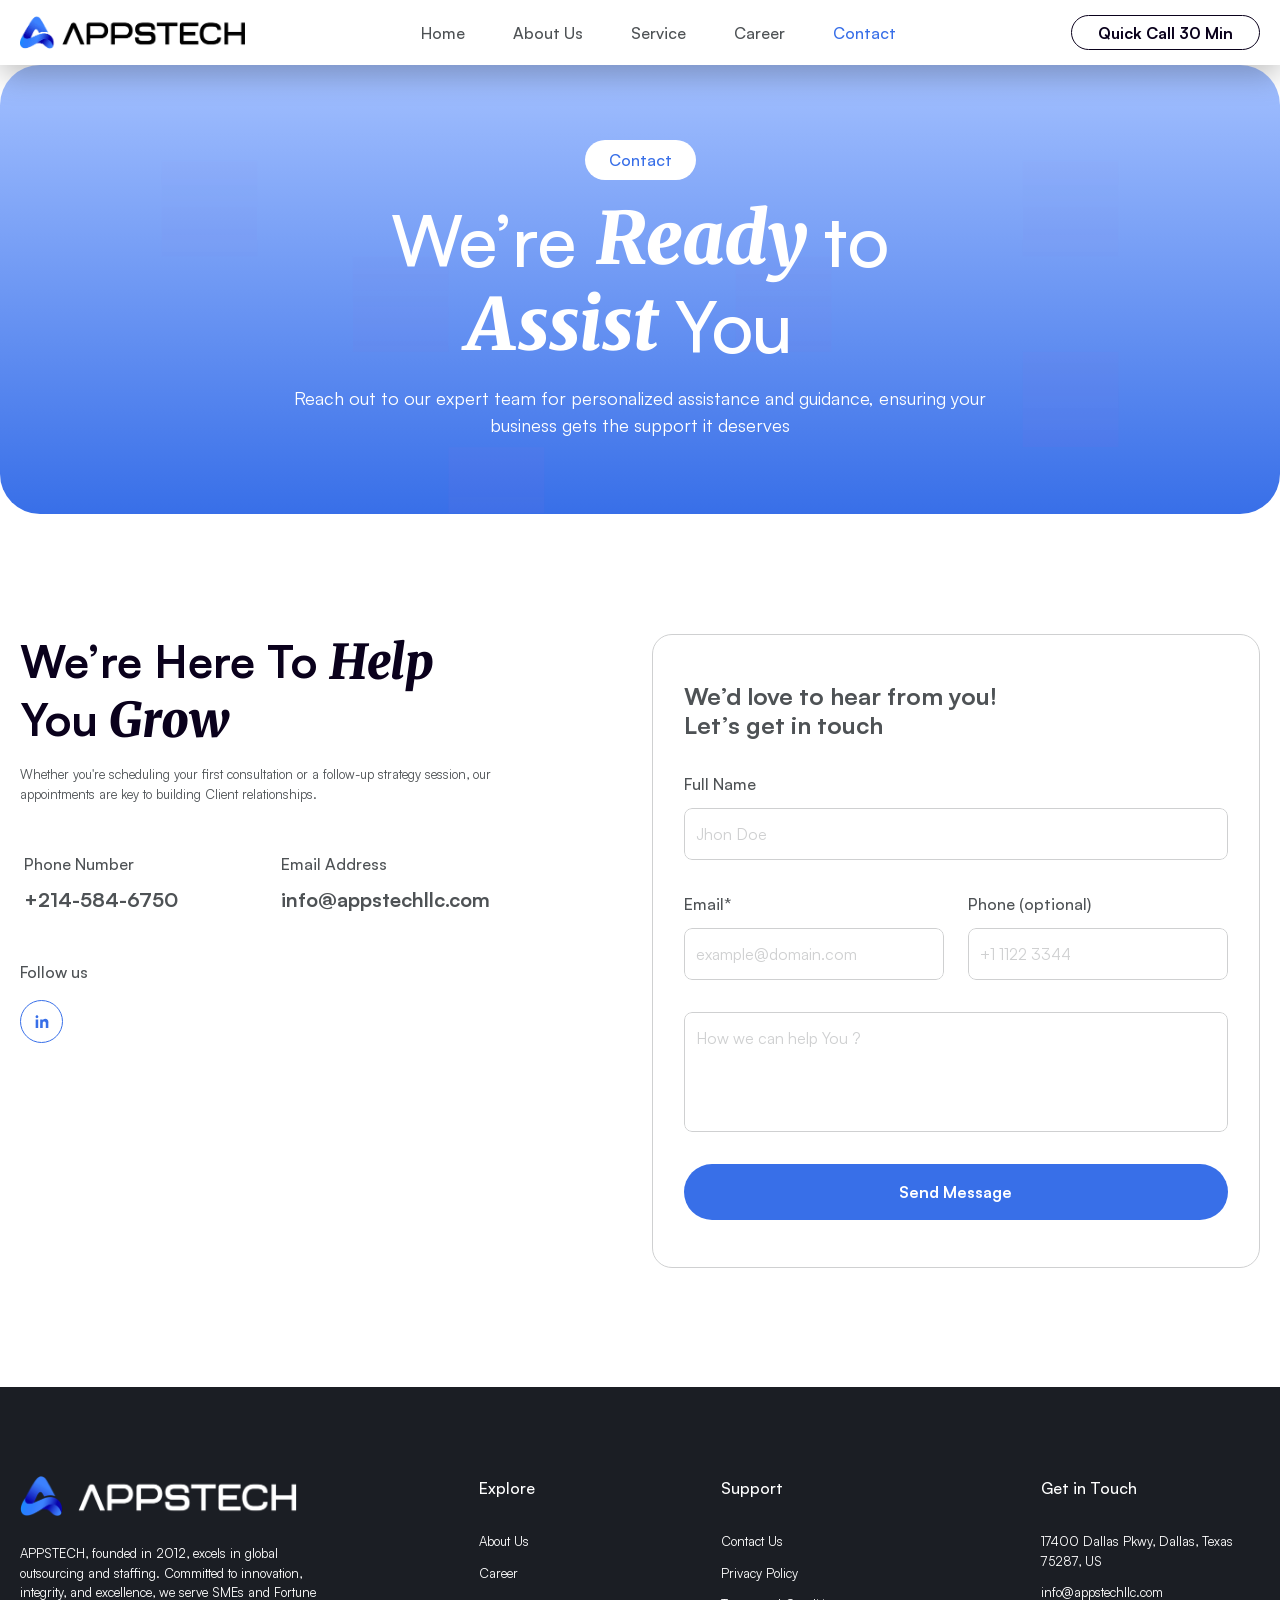
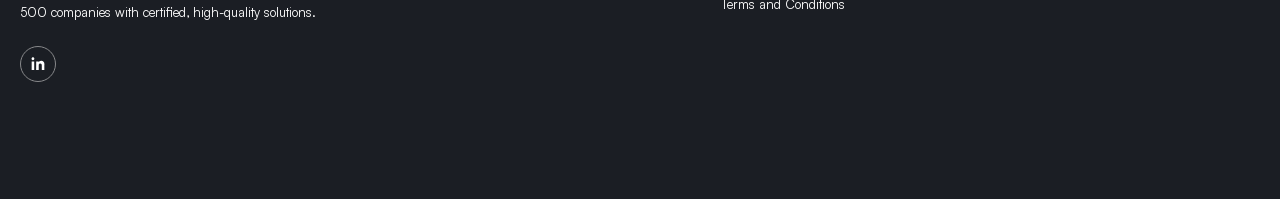
<file: contact/index.html>
<!doctype html>
<html lang="en">
<head>
    <meta charset="utf-8">
    
    
    
    <!-- Start of headStart -->
    
    <!-- End of headStart -->
    <meta name="viewport" content="width=device-width">
    <title>AppsTech</title>
    <meta name="description" content="Reach out to our expert team for personalized assistance and guidance, ensuring your business gets the support it deserves">
    <link href="../assets/external/framerusercontent.com/images/NL5c8tpkD81G0eLVsG0susbqFM.gif" rel="icon" media="(prefers-color-scheme: light)">
    <link href="../assets/external/framerusercontent.com/images/NL5c8tpkD81G0eLVsG0susbqFM.gif" rel="icon" media="(prefers-color-scheme: dark)">
    <link rel="apple-touch-icon" href="../assets/external/framerusercontent.com/images/EGvoi2jdg8NuIXK7FyhYTnyxXY.png">
    <!-- Open Graph / Facebook -->
    <meta property="og:type" content="website">
    <meta property="og:title" content="AppsTech">
    <meta property="og:description" content="Reach out to our expert team for personalized assistance and guidance, ensuring your business gets the support it deserves">
    <!-- Twitter -->
    <meta name="twitter:card" content="summary_large_image">
    <meta name="twitter:title" content="AppsTech">
    <meta name="twitter:description" content="Reach out to our expert team for personalized assistance and guidance, ensuring your business gets the support it deserves">
    
    <meta name="robots" content="max-image-preview:large"><link rel="canonical" href="/contact/"><meta property="og:url" content="/contact/"><style data-framer-breakpoint-css>@media(min-width: 1200px){.hidden-1tb6k7r{display:none!important}}@media(min-width: 768px) and (max-width: 1199px){.hidden-1kkgb5o{display:none!important}}@media(max-width: 767px){.hidden-1qye9sp{display:none!important}}</style><style data-framer-css-ssr-minified data-framer-components="framer-lib-cursors-host framer-BeliE PropertyOverrides framer-wiTRS framer-kdEns framer-peKC7 framer-5uHYU framer-xMnRO framer-fE9Ri framer-sMD7V framer-lib-form-plain-text-input framer-Khumt framer-5fr9W">html,body,#main{margin:0;padding:0;box-sizing:border-box}:root{-webkit-font-smoothing:antialiased;-moz-osx-font-smoothing:grayscale}*{box-sizing:border-box;-webkit-font-smoothing:inherit}h1,h2,h3,h4,h5,h6,p,figure{margin:0}body,input,textarea,select,button{font-size:12px;font-family:sans-serif}body{--token-5ff00641-a1da-4cda-8f1b-386c104ed598: rgb(56, 111, 232);--token-6261d636-952c-4dfb-a955-0dea5e397c16: rgb(15, 14, 14);--token-b5c8240e-e4da-4652-8851-5e536d386795: rgb(242, 243, 252);--token-6b68f89d-51e6-4f15-a5b8-a68196687447: rgb(242, 243, 252);--token-024dd906-d252-4bfd-8a84-802b8bdc641f: rgb(56, 111, 232);--token-55a343e8-afe2-46e9-9eb8-add7ee6987cf: rgb(78, 82, 85);--token-335ff9c3-884a-407b-b342-ef0e7d5237de: rgb(27, 30, 36);--token-c662a1e3-f26c-4856-8b8d-29e1b38b74b2: rgb(10, 1, 28);--token-5f387a4e-2844-43af-bcb7-2fa7dc2f8146: rgb(255, 255, 255);--token-16441161-fd12-4a26-85fb-0fc2fc016a06: rgb(249, 248, 253);--token-c1f50241-05da-45e6-8bb1-bc3fb9a6335c: rgb(231, 231, 232);--token-0ce06e4d-7da0-4d13-9e22-65617182f27d: rgb(207, 208, 209);--token-730ee856-1d6c-4ad5-8788-e5ab83133b98: rgb(160, 161, 163);--token-29bd5d87-dbe2-4d32-832b-d86c47223838: rgb(136, 137, 139);--token-40897d0d-5ff8-4c71-a660-f44971f4da13: rgb(0, 0, 0);--token-c51c9085-65ef-4e1e-923d-bc07e3c105bc: rgb(56, 111, 232);--token-92c5bc4c-f58a-4596-9e89-d772c005e4aa: rgb(222, 236, 255)}@font-face{font-family:Inter;font-style:normal;font-weight:500;font-display:swap;src:url(../assets/external/fonts.gstatic.com/s/inter/v19/UcCO3FwrK3iLTeHuS_nVMrMxCp50SjIw2boKoduKmMEVuI6fAZJhiI2B.woff2) format("woff2");unicode-range:U+0460-052F,U+1C80-1C8A,U+20B4,U+2DE0-2DFF,U+A640-A69F,U+FE2E-FE2F}@font-face{font-family:Inter;font-style:normal;font-weight:500;font-display:swap;src:url(../assets/external/fonts.gstatic.com/s/inter/v19/UcCO3FwrK3iLTeHuS_nVMrMxCp50SjIw2boKoduKmMEVuI6fAZthiI2B.woff2) format("woff2");unicode-range:U+0301,U+0400-045F,U+0490-0491,U+04B0-04B1,U+2116}@font-face{font-family:Inter;font-style:normal;font-weight:500;font-display:swap;src:url(../assets/external/fonts.gstatic.com/s/inter/v19/UcCO3FwrK3iLTeHuS_nVMrMxCp50SjIw2boKoduKmMEVuI6fAZNhiI2B.woff2) format("woff2");unicode-range:U+1F00-1FFF}@font-face{font-family:Inter;font-style:normal;font-weight:500;font-display:swap;src:url(../assets/external/fonts.gstatic.com/s/inter/v19/UcCO3FwrK3iLTeHuS_nVMrMxCp50SjIw2boKoduKmMEVuI6fAZxhiI2B.woff2) format("woff2");unicode-range:U+0370-0377,U+037A-037F,U+0384-038A,U+038C,U+038E-03A1,U+03A3-03FF}@font-face{font-family:Inter;font-style:normal;font-weight:500;font-display:swap;src:url(../assets/external/fonts.gstatic.com/s/inter/v19/UcCO3FwrK3iLTeHuS_nVMrMxCp50SjIw2boKoduKmMEVuI6fAZBhiI2B.woff2) format("woff2");unicode-range:U+0102-0103,U+0110-0111,U+0128-0129,U+0168-0169,U+01A0-01A1,U+01AF-01B0,U+0300-0301,U+0303-0304,U+0308-0309,U+0323,U+0329,U+1EA0-1EF9,U+20AB}@font-face{font-family:Inter;font-style:normal;font-weight:500;font-display:swap;src:url(../assets/external/fonts.gstatic.com/s/inter/v19/UcCO3FwrK3iLTeHuS_nVMrMxCp50SjIw2boKoduKmMEVuI6fAZFhiI2B.woff2) format("woff2");unicode-range:U+0100-02BA,U+02BD-02C5,U+02C7-02CC,U+02CE-02D7,U+02DD-02FF,U+0304,U+0308,U+0329,U+1D00-1DBF,U+1E00-1E9F,U+1EF2-1EFF,U+2020,U+20A0-20AB,U+20AD-20C0,U+2113,U+2C60-2C7F,U+A720-A7FF}@font-face{font-family:Inter;font-style:normal;font-weight:500;font-display:swap;src:url(../assets/external/fonts.gstatic.com/s/inter/v19/UcCO3FwrK3iLTeHuS_nVMrMxCp50SjIw2boKoduKmMEVuI6fAZ9hiA.woff2) format("woff2");unicode-range:U+0000-00FF,U+0131,U+0152-0153,U+02BB-02BC,U+02C6,U+02DA,U+02DC,U+0304,U+0308,U+0329,U+2000-206F,U+20AC,U+2122,U+2191,U+2193,U+2212,U+2215,U+FEFF,U+FFFD}@font-face{font-family:Merriweather;font-style:italic;font-weight:900;font-stretch:100%;font-display:block;src:url(../assets/external/fonts.gstatic.com/s/merriweather/v31/u-4B0qyriQwlOrhSvowK_l5-eTxCVx0ZbwLvKH2Gk9hLmp0v5yA-xXPqCzLvPee1XYk_XSf-FmRrV236AvHqYQ.woff2) format("woff2");unicode-range:U+0460-052F,U+1C80-1C8A,U+20B4,U+2DE0-2DFF,U+A640-A69F,U+FE2E-FE2F}@font-face{font-family:Merriweather;font-style:italic;font-weight:900;font-stretch:100%;font-display:block;src:url(../assets/external/fonts.gstatic.com/s/merriweather/v31/u-4B0qyriQwlOrhSvowK_l5-eTxCVx0ZbwLvKH2Gk9hLmp0v5yA-xXPqCzLvPee1XYk_XSf-FmRrV23zAvHqYQ.woff2) format("woff2");unicode-range:U+0301,U+0400-045F,U+0490-0491,U+04B0-04B1,U+2116}@font-face{font-family:Merriweather;font-style:italic;font-weight:900;font-stretch:100%;font-display:block;src:url(../assets/external/fonts.gstatic.com/s/merriweather/v31/u-4B0qyriQwlOrhSvowK_l5-eTxCVx0ZbwLvKH2Gk9hLmp0v5yA-xXPqCzLvPee1XYk_XSf-FmRrV234AvHqYQ.woff2) format("woff2");unicode-range:U+0102-0103,U+0110-0111,U+0128-0129,U+0168-0169,U+01A0-01A1,U+01AF-01B0,U+0300-0301,U+0303-0304,U+0308-0309,U+0323,U+0329,U+1EA0-1EF9,U+20AB}@font-face{font-family:Merriweather;font-style:italic;font-weight:900;font-stretch:100%;font-display:block;src:url(../assets/external/fonts.gstatic.com/s/merriweather/v31/u-4B0qyriQwlOrhSvowK_l5-eTxCVx0ZbwLvKH2Gk9hLmp0v5yA-xXPqCzLvPee1XYk_XSf-FmRrV235AvHqYQ.woff2) format("woff2");unicode-range:U+0100-02BA,U+02BD-02C5,U+02C7-02CC,U+02CE-02D7,U+02DD-02FF,U+0304,U+0308,U+0329,U+1D00-1DBF,U+1E00-1E9F,U+1EF2-1EFF,U+2020,U+20A0-20AB,U+20AD-20C0,U+2113,U+2C60-2C7F,U+A720-A7FF}@font-face{font-family:Merriweather;font-style:italic;font-weight:900;font-stretch:100%;font-display:block;src:url(../assets/external/fonts.gstatic.com/s/merriweather/v31/u-4B0qyriQwlOrhSvowK_l5-eTxCVx0ZbwLvKH2Gk9hLmp0v5yA-xXPqCzLvPee1XYk_XSf-FmRrV233AvE.woff2) format("woff2");unicode-range:U+0000-00FF,U+0131,U+0152-0153,U+02BB-02BC,U+02C6,U+02DA,U+02DC,U+0304,U+0308,U+0329,U+2000-206F,U+20AC,U+2122,U+2191,U+2193,U+2212,U+2215,U+FEFF,U+FFFD}@font-face{font-family:Inter;src:url(../assets/external/framerusercontent.com/assets/5vvr9Vy74if2I6bQbJvbw7SY1pQ.woff2);font-display:swap;font-style:normal;font-weight:400;unicode-range:U+0460-052F,U+1C80-1C88,U+20B4,U+2DE0-2DFF,U+A640-A69F,U+FE2E-FE2F}@font-face{font-family:Inter;src:url(../assets/external/framerusercontent.com/assets/EOr0mi4hNtlgWNn9if640EZzXCo.woff2);font-display:swap;font-style:normal;font-weight:400;unicode-range:U+0301,U+0400-045F,U+0490-0491,U+04B0-04B1,U+2116}@font-face{font-family:Inter;src:url(../assets/external/framerusercontent.com/assets/Y9k9QrlZAqio88Klkmbd8VoMQc.woff2);font-display:swap;font-style:normal;font-weight:400;unicode-range:U+1F00-1FFF}@font-face{font-family:Inter;src:url(../assets/external/framerusercontent.com/assets/OYrD2tBIBPvoJXiIHnLoOXnY9M.woff2);font-display:swap;font-style:normal;font-weight:400;unicode-range:U+0370-03FF}@font-face{font-family:Inter;src:url(../assets/external/framerusercontent.com/assets/JeYwfuaPfZHQhEG8U5gtPDZ7WQ.woff2);font-display:swap;font-style:normal;font-weight:400;unicode-range:U+0100-024F,U+0259,U+1E00-1EFF,U+2020,U+20A0-20AB,U+20AD-20CF,U+2113,U+2C60-2C7F,U+A720-A7FF}@font-face{font-family:Inter;src:url(../assets/external/framerusercontent.com/assets/vQyevYAyHtARFwPqUzQGpnDs.woff2);font-display:swap;font-style:normal;font-weight:400;unicode-range:U+0000-00FF,U+0131,U+0152-0153,U+02BB-02BC,U+02C6,U+02DA,U+02DC,U+2000-206F,U+2074,U+20AC,U+2122,U+2191,U+2193,U+2212,U+2215,U+FEFF,U+FFFD}@font-face{font-family:Inter;src:url(../assets/external/framerusercontent.com/assets/b6Y37FthZeALduNqHicBT6FutY.woff2);font-display:swap;font-style:normal;font-weight:400;unicode-range:U+0102-0103,U+0110-0111,U+0128-0129,U+0168-0169,U+01A0-01A1,U+01AF-01B0,U+1EA0-1EF9,U+20AB}@font-face{font-family:Inter;src:url(../assets/external/framerusercontent.com/assets/DpPBYI0sL4fYLgAkX8KXOPVt7c.woff2);font-display:swap;font-style:normal;font-weight:700;unicode-range:U+0460-052F,U+1C80-1C88,U+20B4,U+2DE0-2DFF,U+A640-A69F,U+FE2E-FE2F}@font-face{font-family:Inter;src:url(../assets/external/framerusercontent.com/assets/4RAEQdEOrcnDkhHiiCbJOw92Lk.woff2);font-display:swap;font-style:normal;font-weight:700;unicode-range:U+0301,U+0400-045F,U+0490-0491,U+04B0-04B1,U+2116}@font-face{font-family:Inter;src:url(../assets/external/framerusercontent.com/assets/1K3W8DizY3v4emK8Mb08YHxTbs.woff2);font-display:swap;font-style:normal;font-weight:700;unicode-range:U+1F00-1FFF}@font-face{font-family:Inter;src:url(../assets/external/framerusercontent.com/assets/tUSCtfYVM1I1IchuyCwz9gDdQ.woff2);font-display:swap;font-style:normal;font-weight:700;unicode-range:U+0370-03FF}@font-face{font-family:Inter;src:url(../assets/external/framerusercontent.com/assets/VgYFWiwsAC5OYxAycRXXvhze58.woff2);font-display:swap;font-style:normal;font-weight:700;unicode-range:U+0100-024F,U+0259,U+1E00-1EFF,U+2020,U+20A0-20AB,U+20AD-20CF,U+2113,U+2C60-2C7F,U+A720-A7FF}@font-face{font-family:Inter;src:url(../assets/external/framerusercontent.com/assets/DXD0Q7LSl7HEvDzucnyLnGBHM.woff2);font-display:swap;font-style:normal;font-weight:700;unicode-range:U+0000-00FF,U+0131,U+0152-0153,U+02BB-02BC,U+02C6,U+02DA,U+02DC,U+2000-206F,U+2074,U+20AC,U+2122,U+2191,U+2193,U+2212,U+2215,U+FEFF,U+FFFD}@font-face{font-family:Inter;src:url(../assets/external/framerusercontent.com/assets/GIryZETIX4IFypco5pYZONKhJIo.woff2);font-display:swap;font-style:normal;font-weight:700;unicode-range:U+0102-0103,U+0110-0111,U+0128-0129,U+0168-0169,U+01A0-01A1,U+01AF-01B0,U+1EA0-1EF9,U+20AB}@font-face{font-family:Inter;src:url(../assets/external/framerusercontent.com/assets/H89BbHkbHDzlxZzxi8uPzTsp90.woff2);font-display:swap;font-style:italic;font-weight:700;unicode-range:U+0460-052F,U+1C80-1C88,U+20B4,U+2DE0-2DFF,U+A640-A69F,U+FE2E-FE2F}@font-face{font-family:Inter;src:url(../assets/external/framerusercontent.com/assets/u6gJwDuwB143kpNK1T1MDKDWkMc.woff2);font-display:swap;font-style:italic;font-weight:700;unicode-range:U+0301,U+0400-045F,U+0490-0491,U+04B0-04B1,U+2116}@font-face{font-family:Inter;src:url(../assets/external/framerusercontent.com/assets/43sJ6MfOPh1LCJt46OvyDuSbA6o.woff2);font-display:swap;font-style:italic;font-weight:700;unicode-range:U+1F00-1FFF}@font-face{font-family:Inter;src:url(../assets/external/framerusercontent.com/assets/wccHG0r4gBDAIRhfHiOlq6oEkqw.woff2);font-display:swap;font-style:italic;font-weight:700;unicode-range:U+0370-03FF}@font-face{font-family:Inter;src:url(../assets/external/framerusercontent.com/assets/WZ367JPwf9bRW6LdTHN8rXgSjw.woff2);font-display:swap;font-style:italic;font-weight:700;unicode-range:U+0100-024F,U+0259,U+1E00-1EFF,U+2020,U+20A0-20AB,U+20AD-20CF,U+2113,U+2C60-2C7F,U+A720-A7FF}@font-face{font-family:Inter;src:url(../assets/external/framerusercontent.com/assets/QxmhnWTzLtyjIiZcfaLIJ8EFBXU.woff2);font-display:swap;font-style:italic;font-weight:700;unicode-range:U+0000-00FF,U+0131,U+0152-0153,U+02BB-02BC,U+02C6,U+02DA,U+02DC,U+2000-206F,U+2074,U+20AC,U+2122,U+2191,U+2193,U+2212,U+2215,U+FEFF,U+FFFD}@font-face{font-family:Inter;src:url(../assets/external/framerusercontent.com/assets/2A4Xx7CngadFGlVV4xrO06OBHY.woff2);font-display:swap;font-style:italic;font-weight:700;unicode-range:U+0102-0103,U+0110-0111,U+0128-0129,U+0168-0169,U+01A0-01A1,U+01AF-01B0,U+1EA0-1EF9,U+20AB}@font-face{font-family:Inter;src:url(../assets/external/framerusercontent.com/assets/CfMzU8w2e7tHgF4T4rATMPuWosA.woff2);font-display:swap;font-style:italic;font-weight:400;unicode-range:U+0460-052F,U+1C80-1C88,U+20B4,U+2DE0-2DFF,U+A640-A69F,U+FE2E-FE2F}@font-face{font-family:Inter;src:url(../assets/external/framerusercontent.com/assets/867QObYax8ANsfX4TGEVU9YiCM.woff2);font-display:swap;font-style:italic;font-weight:400;unicode-range:U+0301,U+0400-045F,U+0490-0491,U+04B0-04B1,U+2116}@font-face{font-family:Inter;src:url(../assets/external/framerusercontent.com/assets/Oyn2ZbENFdnW7mt2Lzjk1h9Zb9k.woff2);font-display:swap;font-style:italic;font-weight:400;unicode-range:U+1F00-1FFF}@font-face{font-family:Inter;src:url(../assets/external/framerusercontent.com/assets/cdAe8hgZ1cMyLu9g005pAW3xMo.woff2);font-display:swap;font-style:italic;font-weight:400;unicode-range:U+0370-03FF}@font-face{font-family:Inter;src:url(../assets/external/framerusercontent.com/assets/DOfvtmE1UplCq161m6Hj8CSQYg.woff2);font-display:swap;font-style:italic;font-weight:400;unicode-range:U+0100-024F,U+0259,U+1E00-1EFF,U+2020,U+20A0-20AB,U+20AD-20CF,U+2113,U+2C60-2C7F,U+A720-A7FF}@font-face{font-family:Inter;src:url(../assets/external/framerusercontent.com/assets/vFzuJY0c65av44uhEKB6vyjFMg.woff2);font-display:swap;font-style:italic;font-weight:400;unicode-range:U+0000-00FF,U+0131,U+0152-0153,U+02BB-02BC,U+02C6,U+02DA,U+02DC,U+2000-206F,U+2074,U+20AC,U+2122,U+2191,U+2193,U+2212,U+2215,U+FEFF,U+FFFD}@font-face{font-family:Inter;src:url(../assets/external/framerusercontent.com/assets/tKtBcDnBMevsEEJKdNGhhkLzYo.woff2);font-display:swap;font-style:italic;font-weight:400;unicode-range:U+0102-0103,U+0110-0111,U+0128-0129,U+0168-0169,U+01A0-01A1,U+01AF-01B0,U+1EA0-1EF9,U+20AB}@font-face{font-family:Satoshi;src:url(../assets/external/framerusercontent.com/third-party-assets/fontshare/wf/P2LQKHE6KA6ZP4AAGN72KDWMHH6ZH3TA/ZC32TK2P7FPS5GFTL46EU6KQJA24ZYDB/7AHDUZ4A7LFLVFUIFSARGIWCRQJHISQP.woff2);font-display:swap;font-style:normal;font-weight:500}@font-face{font-family:Satoshi;src:url(../assets/external/framerusercontent.com/third-party-assets/fontshare/wf/LAFFD4SDUCDVQEXFPDC7C53EQ4ZELWQI/PXCT3G6LO6ICM5I3NTYENYPWJAECAWDD/GHM6WVH6MILNYOOCXHXB5GTSGNTMGXZR.woff2);font-display:swap;font-style:normal;font-weight:700}@font-face{font-family:Satoshi;src:url(../assets/external/framerusercontent.com/third-party-assets/fontshare/wf/CDEBEFT2R7XKNGXSBBLZGMY4MMHZG75P/HEVKDGQCYDZ7Z6CDVR2ZQGBCTUD6ZARH/BKWEE3VKGTFABE37K2DTH625VUSN2N35.woff2);font-display:swap;font-style:italic;font-weight:700}@font-face{font-family:Satoshi;src:url(../assets/external/framerusercontent.com/third-party-assets/fontshare/wf/NID3I7RITWZSKXRCJGOCMP5NOADJK6IG/2HLHGD7OBTWCOHW64YXOE5KFXHU4KJHM/ZHME2QIRFR7UPJ47NLY27RCAFY44CKZJ.woff2);font-display:swap;font-style:italic;font-weight:500}@font-face{font-family:Satoshi;src:url(../assets/external/framerusercontent.com/third-party-assets/fontshare/wf/NHPGVFYUXYXE33DZ75OIT4JFGHITX5PE/PSUTMASCDJTVPERDYJZPN23BVUFUCQIF/J64QX5IPOHK56I2KYUNBQ5M2XWZEYKYX.woff2);font-display:block;font-style:normal;font-weight:900}@font-face{font-family:Satoshi;src:url(../assets/external/framerusercontent.com/third-party-assets/fontshare/wf/5ICO57VJIN252OT5L2KLEIPW754DTLAO/ZU64SLR2IEO66N27IVY5Z6JJJRTJECJK/TCTRLNEXANFIGSFCZTGQL7PZ5362GYK6.woff2);font-display:block;font-style:italic;font-weight:900}@font-face{font-family:Satoshi;src:url(../assets/external/framerusercontent.com/third-party-assets/fontshare/wf/TTX2Z3BF3P6Y5BQT3IV2VNOK6FL22KUT/7QYRJOI3JIMYHGY6CH7SOIFRQLZOLNJ6/KFIAZD4RUMEZIYV6FQ3T3GP5PDBDB6JY.woff2);font-display:swap;font-style:normal;font-weight:400}@font-face{font-family:Satoshi;src:url(../assets/external/framerusercontent.com/third-party-assets/fontshare/wf/MPIFA4B3XXRNY2MJDGP6GOOOAF6EOCLO/W5E4ZFYPJ3V6JKMBGHB6YMITK6EWS2XA/QOMBWPST76ICDYF6WOBS7SQ7RBT67QW2.woff2);font-display:swap;font-style:italic;font-weight:400}@font-face{font-family:Inter Placeholder;src:local("Arial");ascent-override:89.79%;descent-override:22.36%;line-gap-override:0%;size-adjust:107.89%}@font-face{font-family:Satoshi Placeholder;src:local("Arial");ascent-override:102.23%;descent-override:24.29%;line-gap-override:10.12%;size-adjust:98.8%}body{--framer-will-change-override: none}@supports (background: -webkit-named-image(i)) and (not (grid-template-rows: subgrid)){body{--framer-will-change-override: transform}}[data-framer-component-type]{position:absolute}[data-framer-component-type=Text]{cursor:inherit}[data-framer-component-text-autosized] *{white-space:pre}[data-framer-component-type=Text]>*{text-align:var(--framer-text-alignment, start)}[data-framer-component-type=Text] span span,[data-framer-component-type=Text] p span,[data-framer-component-type=Text] h1 span,[data-framer-component-type=Text] h2 span,[data-framer-component-type=Text] h3 span,[data-framer-component-type=Text] h4 span,[data-framer-component-type=Text] h5 span,[data-framer-component-type=Text] h6 span{display:block}[data-framer-component-type=Text] span span span,[data-framer-component-type=Text] p span span,[data-framer-component-type=Text] h1 span span,[data-framer-component-type=Text] h2 span span,[data-framer-component-type=Text] h3 span span,[data-framer-component-type=Text] h4 span span,[data-framer-component-type=Text] h5 span span,[data-framer-component-type=Text] h6 span span{display:unset}[data-framer-component-type=Text] div div span,[data-framer-component-type=Text] a div span,[data-framer-component-type=Text] span span span,[data-framer-component-type=Text] p span span,[data-framer-component-type=Text] h1 span span,[data-framer-component-type=Text] h2 span span,[data-framer-component-type=Text] h3 span span,[data-framer-component-type=Text] h4 span span,[data-framer-component-type=Text] h5 span span,[data-framer-component-type=Text] h6 span span,[data-framer-component-type=Text] a{font-family:var(--font-family);font-style:var(--font-style);font-weight:min(calc(var(--framer-font-weight-increase, 0) + var(--font-weight, 400)),900);color:var(--text-color);letter-spacing:var(--letter-spacing);font-size:var(--font-size);text-transform:var(--text-transform);text-decoration:var(--text-decoration);line-height:var(--line-height)}[data-framer-component-type=Text] div div span,[data-framer-component-type=Text] a div span,[data-framer-component-type=Text] span span span,[data-framer-component-type=Text] p span span,[data-framer-component-type=Text] h1 span span,[data-framer-component-type=Text] h2 span span,[data-framer-component-type=Text] h3 span span,[data-framer-component-type=Text] h4 span span,[data-framer-component-type=Text] h5 span span,[data-framer-component-type=Text] h6 span span,[data-framer-component-type=Text] a{--font-family: var(--framer-font-family);--font-style: var(--framer-font-style);--font-weight: var(--framer-font-weight);--text-color: var(--framer-text-color);--letter-spacing: var(--framer-letter-spacing);--font-size: var(--framer-font-size);--text-transform: var(--framer-text-transform);--text-decoration: var(--framer-text-decoration);--line-height: var(--framer-line-height)}[data-framer-component-type=Text] a,[data-framer-component-type=Text] a div span,[data-framer-component-type=Text] a span span span,[data-framer-component-type=Text] a p span span,[data-framer-component-type=Text] a h1 span span,[data-framer-component-type=Text] a h2 span span,[data-framer-component-type=Text] a h3 span span,[data-framer-component-type=Text] a h4 span span,[data-framer-component-type=Text] a h5 span span,[data-framer-component-type=Text] a h6 span span{--font-family: var(--framer-link-font-family, var(--framer-font-family));--font-style: var(--framer-link-font-style, var(--framer-font-style));--font-weight: var(--framer-link-font-weight, var(--framer-font-weight));--text-color: var(--framer-link-text-color, var(--framer-text-color));--font-size: var(--framer-link-font-size, var(--framer-font-size));--text-transform: var(--framer-link-text-transform, var(--framer-text-transform));--text-decoration: var(--framer-link-text-decoration, var(--framer-text-decoration))}[data-framer-component-type=Text] a:hover,[data-framer-component-type=Text] a div span:hover,[data-framer-component-type=Text] a span span span:hover,[data-framer-component-type=Text] a p span span:hover,[data-framer-component-type=Text] a h1 span span:hover,[data-framer-component-type=Text] a h2 span span:hover,[data-framer-component-type=Text] a h3 span span:hover,[data-framer-component-type=Text] a h4 span span:hover,[data-framer-component-type=Text] a h5 span span:hover,[data-framer-component-type=Text] a h6 span span:hover{--font-family: var(--framer-link-hover-font-family, var(--framer-link-font-family, var(--framer-font-family)));--font-style: var(--framer-link-hover-font-style, var(--framer-link-font-style, var(--framer-font-style)));--font-weight: var(--framer-link-hover-font-weight, var(--framer-link-font-weight, var(--framer-font-weight)));--text-color: var(--framer-link-hover-text-color, var(--framer-link-text-color, var(--framer-text-color)));--font-size: var(--framer-link-hover-font-size, var(--framer-link-font-size, var(--framer-font-size)));--text-transform: var(--framer-link-hover-text-transform, var(--framer-link-text-transform, var(--framer-text-transform)));--text-decoration: var(--framer-link-hover-text-decoration, var(--framer-link-text-decoration, var(--framer-text-decoration)))}[data-framer-component-type=Text].isCurrent a,[data-framer-component-type=Text].isCurrent a div span,[data-framer-component-type=Text].isCurrent a span span span,[data-framer-component-type=Text].isCurrent a p span span,[data-framer-component-type=Text].isCurrent a h1 span span,[data-framer-component-type=Text].isCurrent a h2 span span,[data-framer-component-type=Text].isCurrent a h3 span span,[data-framer-component-type=Text].isCurrent a h4 span span,[data-framer-component-type=Text].isCurrent a h5 span span,[data-framer-component-type=Text].isCurrent a h6 span span{--font-family: var(--framer-link-current-font-family, var(--framer-link-font-family, var(--framer-font-family)));--font-style: var(--framer-link-current-font-style, var(--framer-link-font-style, var(--framer-font-style)));--font-weight: var(--framer-link-current-font-weight, var(--framer-link-font-weight, var(--framer-font-weight)));--text-color: var(--framer-link-current-text-color, var(--framer-link-text-color, var(--framer-text-color)));--font-size: var(--framer-link-current-font-size, var(--framer-link-font-size, var(--framer-font-size)));--text-transform: var(--framer-link-current-text-transform, var(--framer-link-text-transform, var(--framer-text-transform)));--text-decoration: var(--framer-link-current-text-decoration, var(--framer-link-text-decoration, var(--framer-text-decoration)))}p.framer-text,div.framer-text,figure.framer-text,h1.framer-text,h2.framer-text,h3.framer-text,h4.framer-text,h5.framer-text,h6.framer-text,ol.framer-text,ul.framer-text{margin:0;padding:0}p.framer-text,div.framer-text,h1.framer-text,h2.framer-text,h3.framer-text,h4.framer-text,h5.framer-text,h6.framer-text,li.framer-text,ol.framer-text,ul.framer-text,span.framer-text:not([data-text-fill]){font-family:var(--framer-blockquote-font-family, var(--framer-font-family, Inter, Inter Placeholder, sans-serif));font-style:var(--framer-blockquote-font-style, var(--framer-font-style, normal));font-weight:var(--framer-blockquote-font-weight, var(--framer-font-weight, 400));color:var(--framer-blockquote-text-color, var(--framer-text-color, #000));font-size:calc(var(--framer-blockquote-font-size, var(--framer-font-size, 16px)) * var(--framer-font-size-scale, 1));letter-spacing:var(--framer-blockquote-letter-spacing, var(--framer-letter-spacing, 0));text-transform:var(--framer-blockquote-text-transform, var(--framer-text-transform, none));text-decoration:var(--framer-blockquote-text-decoration, var(--framer-text-decoration, none));line-height:var(--framer-blockquote-line-height, var(--framer-line-height, 1.2em));text-align:var(--framer-blockquote-text-alignment, var(--framer-text-alignment, start));-webkit-text-stroke-width:var(--framer-text-stroke-width, initial);-webkit-text-stroke-color:var(--framer-text-stroke-color, initial);-moz-font-feature-settings:var(--framer-font-open-type-features, initial);-webkit-font-feature-settings:var(--framer-font-open-type-features, initial);font-feature-settings:var(--framer-font-open-type-features, initial);font-variation-settings:var(--framer-font-variation-axes, normal);text-wrap:var(--framer-text-wrap-override, var(--framer-text-wrap))}@supports not (color: color(display-p3 1 1 1)){p.framer-text,div.framer-text,h1.framer-text,h2.framer-text,h3.framer-text,h4.framer-text,h5.framer-text,h6.framer-text,li.framer-text,ol.framer-text,ul.framer-text,span.framer-text:not([data-text-fill]){color:var(--framer-blockquote-text-color-rgb, var(--framer-blockquote-text-color, var(--framer-text-color-rgb, var(--framer-text-color, #000))));-webkit-text-stroke-color:var(--framer-text-stroke-color-rgb, var(--framer-text-stroke-color, initial))}}.framer-fit-text .framer-text{white-space:nowrap;white-space-collapse:preserve}strong.framer-text{font-family:var(--framer-blockquote-font-family-bold, var(--framer-font-family-bold));font-style:var(--framer-blockquote-font-style-bold, var(--framer-font-style-bold));font-weight:var(--framer-blockquote-font-weight-bold, var(--framer-font-weight-bold, bolder));font-variation-settings:var(--framer-blockquote-font-variation-axes-bold, var(--framer-font-variation-axes-bold))}em.framer-text{font-family:var(--framer-blockquote-font-family-italic, var(--framer-font-family-italic));font-style:var(--framer-blockquote-font-style-italic, var(--framer-font-style-italic, italic));font-weight:var(--framer-blockquote-font-weight-italic, var(--framer-font-weight-italic));font-variation-settings:var(--framer-blockquote-font-variation-axes-italic, var(--framer-font-variation-axes-italic))}em.framer-text>strong.framer-text{font-family:var(--framer-blockquote-font-family-bold-italic, var(--framer-font-family-bold-italic));font-style:var(--framer-blockquote-font-style-bold-italic, var(--framer-font-style-bold-italic, italic));font-weight:var(--framer-blockquote-font-weight-bold-italic, var(--framer-font-weight-bold-italic, bolder));font-variation-settings:var(--framer-blockquote-font-variation-axes-bold-italic, var(--framer-font-variation-axes-bold-italic))}p.framer-text:not(:first-child),div.framer-text:not(:first-child),h1.framer-text:not(:first-child),h2.framer-text:not(:first-child),h3.framer-text:not(:first-child),h4.framer-text:not(:first-child),h5.framer-text:not(:first-child),h6.framer-text:not(:first-child),ol.framer-text:not(:first-child),ul.framer-text:not(:first-child),blockquote.framer-text:not(:first-child),table.framer-text:not(:first-child),figure.framer-text:not(:first-child),.framer-image.framer-text:not(:first-child){margin-top:var(--framer-blockquote-paragraph-spacing, var(--framer-paragraph-spacing, 0))}li.framer-text>ul.framer-text:nth-child(2),li.framer-text>ol.framer-text:nth-child(2){margin-top:0}.framer-text[data-text-fill]{display:inline-block;background-clip:text;-webkit-background-clip:text;-webkit-text-fill-color:transparent;padding:max(0em,calc(calc(1.3em - var(--framer-blockquote-line-height, var(--framer-line-height, 1.3em))) / 2));margin:min(0em,calc(calc(1.3em - var(--framer-blockquote-line-height, var(--framer-line-height, 1.3em))) / -2))}code.framer-text,code.framer-text span.framer-text:not([data-text-fill]){font-family:var(--framer-code-font-family, var(--framer-font-family, Inter, Inter Placeholder, sans-serif));font-style:var(--framer-blockquote-font-style, var(--framer-code-font-style, var(--framer-font-style, normal)));font-weight:var(--framer-blockquote-font-weight, var(--framer-code-font-weight, var(--framer-font-weight, 400)));color:var(--framer-blockquote-text-color, var(--framer-code-text-color, var(--framer-text-color, #000)));font-size:calc(var(--framer-blockquote-font-size, var(--framer-font-size, 16px)) * var(--framer-font-size-scale, 1));letter-spacing:var(--framer-blockquote-letter-spacing, var(--framer-letter-spacing, 0));line-height:var(--framer-blockquote-line-height, var(--framer-line-height, 1.2em))}@supports not (color: color(display-p3 1 1 1)){code.framer-text,code.framer-text span.framer-text:not([data-text-fill]){color:var(--framer-blockquote-text-color-rgb, var(--framer-blockquote-text-color, var(--framer-code-text-color-rgb, var(--framer-code-text-color, var(--framer-text-color-rgb, var(--framer-text-color, #000))))))}}blockquote.framer-text{margin-block-start:initial;margin-block-end:initial;margin-inline-start:initial;margin-inline-end:initial;unicode-bidi:initial}a.framer-text,a.framer-text span.framer-text:not([data-text-fill]),span.framer-text[data-nested-link],span.framer-text[data-nested-link] span.framer-text:not([data-text-fill]){font-family:var(--framer-blockquote-font-family, var(--framer-link-font-family, var(--framer-font-family, Inter, Inter Placeholder, sans-serif)));font-style:var(--framer-blockquote-font-style, var(--framer-link-font-style, var(--framer-font-style, normal)));font-weight:var(--framer-blockquote-font-weight, var(--framer-link-font-weight, var(--framer-font-weight, 400)));color:var(--framer-blockquote-text-color, var(--framer-link-text-color, var(--framer-text-color, #000)));font-size:calc(var(--framer-blockquote-font-size, var(--framer-font-size, 16px)) * var(--framer-font-size-scale, 1));text-transform:var(--framer-blockquote-text-transform, var(--framer-link-text-transform, var(--framer-text-transform, none)));text-decoration:var(--framer-blockquote-text-decoration, var(--framer-link-text-decoration, var(--framer-text-decoration, none)));cursor:var(--framer-custom-cursors, pointer)}@supports not (color: color(display-p3 1 1 1)){a.framer-text,a.framer-text span.framer-text:not([data-text-fill]),span.framer-text[data-nested-link],span.framer-text[data-nested-link] span.framer-text:not([data-text-fill]){color:var(--framer-blockquote-text-color-rgb, var(--framer-blockquote-text-color, var(--framer-link-text-color-rgb, var(--framer-link-text-color, var(--framer-text-color-rgb, var(--framer-text-color, #000))))))}}code.framer-text a.framer-text,code.framer-text a.framer-text span.framer-text:not([data-text-fill]),code.framer-text span.framer-text[data-nested-link],code.framer-text span.framer-text[data-nested-link] span.framer-text:not([data-text-fill]){font-family:var(--framer-code-font-family, var(--framer-font-family, Inter, Inter Placeholder, sans-serif));font-style:var(--framer-blockquote-font-style, var(--framer-code-font-style, var(--framer-font-style, normal)));font-weight:var(--framer-blockquote-font-weight, var(--framer-code-font-weight, var(--framer-font-weight, 400)));color:var(--framer-blockquote-text-color, var(--framer-link-text-color, var(--framer-code-text-color, var(--framer-text-color, #000))));font-size:calc(var(--framer-blockquote-font-size, var(--framer-font-size, 16px)) * var(--framer-font-size-scale, 1))}@supports not (color: color(display-p3 1 1 1)){code.framer-text a.framer-text,code.framer-text a.framer-text span.framer-text:not([data-text-fill]),code.framer-text span.framer-text[data-nested-link],code.framer-text span.framer-text[data-nested-link] span.framer-text:not([data-text-fill]){color:var(--framer-blockquote-text-color-rgb, var(--framer-blockquote-text-color, var(--framer-link-text-color-rgb, var(--framer-link-text-color, var(--framer-code-text-color-rgb, var(--framer-code-text-color, var(--framer-text-color-rgb, var(--framer-text-color, #000))))))))}}a.framer-text:hover,a.framer-text:hover span.framer-text:not([data-text-fill]),span.framer-text[data-nested-link]:hover,span.framer-text[data-nested-link]:hover span.framer-text:not([data-text-fill]){font-family:var(--framer-link-hover-font-family, var(--framer-blockquote-font-family, var(--framer-link-font-family, var(--framer-font-family, Inter, Inter Placeholder, sans-serif))));font-style:var(--framer-link-hover-font-style, var(--framer-blockquote-font-style, var(--framer-link-font-style, var(--framer-font-style, normal))));font-weight:var(--framer-link-hover-font-weight, var(--framer-blockquote-font-weight, var(--framer-link-font-weight, var(--framer-font-weight, 400))));color:var(--framer-link-hover-text-color, var(--framer-blockquote-text-color, var(--framer-link-text-color, var(--framer-text-color, #000))));font-size:calc(var(--framer-link-hover-font-size, var(--framer-blockquote-font-size, var(--framer-font-size, 16px))) * var(--framer-font-size-scale, 1));text-transform:var(--framer-link-hover-text-transform, var(--framer-blockquote-text-transform, var(--framer-link-text-transform, var(--framer-text-transform, none))));text-decoration:var(--framer-link-hover-text-decoration, var(--framer-blockquote-text-decoration, var(--framer-link-text-decoration, var(--framer-text-decoration, none))))}@supports not (color: color(display-p3 1 1 1)){a.framer-text:hover,a.framer-text:hover span.framer-text:not([data-text-fill]),span.framer-text[data-nested-link]:hover,span.framer-text[data-nested-link]:hover span.framer-text:not([data-text-fill]){color:var(--framer-link-hover-text-color-rgb, var(--framer-link-hover-text-color, var(--framer-blockquote-text-color-rgb, var(--framer-blockquote-text-color, var(--framer-link-text-color-rgb, var(--framer-link-text-color, var(--framer-text-color-rgb, var(--framer-text-color, #000))))))))}}code.framer-text a.framer-text:hover,code.framer-text a.framer-text:hover span.framer-text:not([data-text-fill]),code.framer-text span.framer-text[data-nested-link]:hover,code.framer-text span.framer-text[data-nested-link]:hover span.framer-text:not([data-text-fill]){font-family:var(var(--framer-code-font-family, var(--framer-font-family, Inter, Inter Placeholder, sans-serif)));font-style:var(--framer-blockquote-font-style, var(--framer-code-font-style, var(--framer-font-style, normal)));font-weight:var(--framer-blockquote-font-weight, var(--framer-code-font-weight, var(--framer-font-weight, 400)));color:var(--framer-link-hover-text-color, var(--framer-blockquote-text-color, var(--framer-link-text-color, var(--framer-code-text-color, var(--framer-text-color, #000)))));font-size:calc(var(--framer-link-hover-font-size, var(--framer-blockquote-font-size, var(--framer-link-font-size, var(--framer-font-size, 16px)))) * var(--framer-font-size-scale, 1))}@supports not (color: color(display-p3 1 1 1)){code.framer-text a.framer-text:hover,code.framer-text a.framer-text:hover span.framer-text:not([data-text-fill]),code.framer-text span.framer-text[data-nested-link]:hover,code.framer-text span.framer-text[data-nested-link]:hover span.framer-text:not([data-text-fill]){color:var(--framer-link-hover-text-color-rgb, var(--framer-link-hover-text-color, var(--framer-blockquote-text-color-rgb, var(--framer-blockquote-text-color, var(--framer-link-text-color-rgb, var(--framer-link-text-color, var(--framer-text-color-rgb, var(--framer-text-color, #000))))))))}}a.framer-text[data-framer-page-link-current],a.framer-text[data-framer-page-link-current] span.framer-text:not([data-text-fill]),span.framer-text[data-framer-page-link-current],span.framer-text[data-framer-page-link-current] span.framer-text:not([data-text-fill]){font-family:var(--framer-link-current-font-family, var(--framer-link-font-family, var(--framer-font-family, Inter, Inter Placeholder, sans-serif)));font-style:var(--framer-link-current-font-style, var(--framer-link-font-style, var(--framer-font-style, normal)));font-weight:var(--framer-link-current-font-weight, var(--framer-link-font-weight, var(--framer-font-weight, 400)));color:var(--framer-link-current-text-color, var(--framer-link-text-color, var(--framer-text-color, #000)));font-size:calc(var(--framer-link-current-font-size, var(--framer-link-font-size, var(--framer-font-size, 16px))) * var(--framer-font-size-scale, 1));text-transform:var(--framer-link-current-text-transform, var(--framer-link-text-transform, var(--framer-text-transform, none)));text-decoration:var(--framer-link-current-text-decoration, var(--framer-link-text-decoration, var(--framer-text-decoration, none)))}@supports not (color: color(display-p3 1 1 1)){a.framer-text[data-framer-page-link-current],a.framer-text[data-framer-page-link-current] span.framer-text:not([data-text-fill]),span.framer-text[data-framer-page-link-current],span.framer-text[data-framer-page-link-current] span.framer-text:not([data-text-fill]){color:var(--framer-link-current-text-color-rgb, var(--framer-link-current-text-color, var(--framer-link-text-color-rgb, var(--framer-link-text-color, var(--framer-text-color-rgb, var(--framer-text-color, #000))))))}}code.framer-text a.framer-text[data-framer-page-link-current],code.framer-text a.framer-text[data-framer-page-link-current] span.framer-text:not([data-text-fill]),code.framer-text span.framer-text[data-framer-page-link-current],code.framer-text span.framer-text[data-framer-page-link-current] span.framer-text:not([data-text-fill]){font-family:var(--framer-code-font-family, var(--framer-font-family, Inter, Inter Placeholder, sans-serif));font-style:var(--framer-code-font-style, var(--framer-font-style, normal));font-weight:var(--framer-code-font-weight, var(--framer-font-weight, 400));color:var(--framer-link-current-text-color, var(--framer-link-text-color, var(--framer-code-text-color, var(--framer-text-color, #000))));font-size:calc(var(--framer-link-current-font-size, var(--framer-link-font-size, var(--framer-font-size, 16px))) * var(--framer-font-size-scale, 1))}@supports not (color: color(display-p3 1 1 1)){code.framer-text a.framer-text[data-framer-page-link-current],code.framer-text a.framer-text[data-framer-page-link-current] span.framer-text:not([data-text-fill]),code.framer-text span.framer-text[data-framer-page-link-current],code.framer-text span.framer-text[data-framer-page-link-current] span.framer-text:not([data-text-fill]){color:var(--framer-link-current-text-color-rgb, var(--framer-link-current-text-color, var(--framer-link-text-color-rgb, var(--framer-link-text-color, var(--framer-code-text-color-rgb, var(--framer-code-text-color, var(--framer-text-color-rgb, var(--framer-text-color, #000))))))))}}a.framer-text[data-framer-page-link-current]:hover,a.framer-text[data-framer-page-link-current]:hover span.framer-text:not([data-text-fill]),span.framer-text[data-framer-page-link-current]:hover,span.framer-text[data-framer-page-link-current]:hover span.framer-text:not([data-text-fill]){font-family:var(--framer-link-hover-font-family, var(--framer-link-current-font-family, var(--framer-link-font-family, var(--framer-font-family, Inter, Inter Placeholder, sans-serif))));font-style:var(--framer-link-hover-font-style, var(--framer-link-current-font-style, var(--framer-link-font-style, var(--framer-font-style, normal))));font-weight:var(--framer-link-hover-font-weight, var(--framer-link-current-font-weight, var(--framer-link-font-weight, var(--framer-font-weight, 400))));color:var(--framer-link-hover-text-color, var(--framer-link-current-text-color, var(--framer-link-text-color, var(--framer-text-color, #000))));font-size:calc(var(--framer-link-hover-font-size, var(--framer-link-current-font-size, var(--framer-link-font-size, var(--framer-font-size, 16px)))) * var(--framer-font-size-scale, 1));text-transform:var(--framer-link-hover-text-transform, var(--framer-link-current-text-transform, var(--framer-link-text-transform, var(--framer-text-transform, none))));text-decoration:var(--framer-link-hover-text-decoration, var(--framer-link-current-text-decoration, var(--framer-link-text-decoration, var(--framer-text-decoration, none))))}@supports not (color: color(display-p3 1 1 1)){a.framer-text[data-framer-page-link-current]:hover,a.framer-text[data-framer-page-link-current]:hover span.framer-text:not([data-text-fill]),span.framer-text[data-framer-page-link-current]:hover,span.framer-text[data-framer-page-link-current]:hover span.framer-text:not([data-text-fill]){color:var(--framer-link-hover-text-color-rgb, var(--framer-link-hover-text-color, var(--framer-link-current-text-color-rgb, var(--framer-link-current-text-color, var(--framer-link-text-color-rgb, var(--framer-link-text-color, var(--framer-code-text-color-rgb, var(--framer-code-text-color, var(--framer-text-color-rgb, var(--framer-text-color, #000))))))))))}}code.framer-text a.framer-text[data-framer-page-link-current]:hover,code.framer-text a.framer-text[data-framer-page-link-current]:hover span.framer-text:not([data-text-fill]),code.framer-text span.framer-text[data-framer-page-link-current]:hover,code.framer-text span.framer-text[data-framer-page-link-current]:hover span.framer-text:not([data-text-fill]){font-family:var(--framer-code-font-family, var(--framer-font-family, Inter, Inter Placeholder, sans-serif));font-style:var(--framer-code-font-style, var(--framer-font-style, normal));font-weight:var(--framer-code-font-weight, var(--framer-font-weight, 400));color:var(--framer-link-hover-text-color, var(--framer-link-current-text-color, var(--framer-link-text-color, var(--framer-code-text-color, var(--framer-text-color, #000)))));font-size:calc(var(--framer-link-hover-font-size, var(--framer-link-current-font-size, var(--framer-link-font-size, var(--framer-font-size, 16px)))) * var(--framer-font-size-scale, 1))}@supports not (color: color(display-p3 1 1 1)){code.framer-text a.framer-text[data-framer-page-link-current]:hover,code.framer-text a.framer-text[data-framer-page-link-current]:hover span.framer-text:not([data-text-fill]),code.framer-text span.framer-text[data-framer-page-link-current]:hover,code.framer-text span.framer-text[data-framer-page-link-current]:hover span.framer-text:not([data-text-fill]){color:var(--framer-link-hover-text-color-rgb, var(--framer-link-hover-text-color, var(--framer-link-current-text-color-rgb, var(--framer-link-current-text-color, var(--framer-link-text-color-rgb, var(--framer-link-text-color, var(--framer-code-text-color-rgb, var(--framer-code-text-color, var(--framer-text-color-rgb, var(--framer-text-color, #000))))))))))}}.framer-image.framer-text{display:block;max-width:100%;height:auto}.text-styles-preset-reset.framer-text{--framer-font-family: Inter, Inter Placeholder, sans-serif;--framer-font-style: normal;--framer-font-weight: 500;--framer-text-color: #000;--framer-font-size: 16px;--framer-letter-spacing: 0;--framer-text-transform: none;--framer-text-decoration: none;--framer-line-height: 1.2em;--framer-text-alignment: start;--framer-font-open-type-features: normal}ol.framer-text{--list-style-type: decimal}ul.framer-text,ol.framer-text{padding-left:3ch;position:relative}li.framer-text{counter-increment:list-item;list-style:none}ol.framer-text>li.framer-text:before{position:absolute;left:0;content:counter(list-item,var(--list-style-type)) ".";font-variant-numeric:tabular-nums}ol.framer-text>li.framer-text:nth-last-child(n+100),ol.framer-text>li.framer-text:nth-last-child(n+100)~li{padding-left:1ch}ol.framer-text>li.framer-text:nth-last-child(n+1000),ol.framer-text>li.framer-text:nth-last-child(n+1000)~li{padding-left:2ch}ol.framer-text>li.framer-text:nth-last-child(n+10000),ol.framer-text>li.framer-text:nth-last-child(n+10000)~li{padding-left:3ch}ol.framer-text>li.framer-text:nth-last-child(n+100000),ol.framer-text>li.framer-text:nth-last-child(n+100000)~li{padding-left:4ch}ol.framer-text>li.framer-text:nth-last-child(n+1000000),ol.framer-text>li.framer-text:nth-last-child(n+1000000)~li{padding-left:5ch}ul.framer-text>li.framer-text:before{position:absolute;left:0;content:"\2022"}.framer-table-wrapper{overflow-x:auto}table.framer-text,.framer-table-wrapper table.framer-text{border-collapse:separate;border-spacing:0;table-layout:auto;word-break:normal;width:100%}td.framer-text,th.framer-text{min-width:16ch;vertical-align:top}.framer-text-module[style*=aspect-ratio]>:first-child{width:100%}@supports not (aspect-ratio: 1){.framer-text-module[style*=aspect-ratio]{position:relative}}@supports not (aspect-ratio: 1){.framer-text-module[style*=aspect-ratio]:before{content:"";display:block;padding-bottom:calc(100% / calc(var(--aspect-ratio)))}}@supports not (aspect-ratio: 1){.framer-text-module[style*=aspect-ratio]>:first-child{position:absolute;top:0;left:0;height:100%}}[data-framer-component-type=DeprecatedRichText]{cursor:inherit}[data-framer-component-type=DeprecatedRichText] .text-styles-preset-reset{--framer-font-family: Inter, Inter Placeholder, sans-serif;--framer-font-style: normal;--framer-font-weight: 500;--framer-text-color: #000;--framer-font-size: 16px;--framer-letter-spacing: 0;--framer-text-transform: none;--framer-text-decoration: none;--framer-line-height: 1.2em;--framer-text-alignment: start;--framer-font-open-type-features: normal;--font-variation-settings: normal}[data-framer-component-type=DeprecatedRichText] p,[data-framer-component-type=DeprecatedRichText] div,[data-framer-component-type=DeprecatedRichText] h1,[data-framer-component-type=DeprecatedRichText] h2,[data-framer-component-type=DeprecatedRichText] h3,[data-framer-component-type=DeprecatedRichText] h4,[data-framer-component-type=DeprecatedRichText] h5,[data-framer-component-type=DeprecatedRichText] h6{margin:0;padding:0}[data-framer-component-type=DeprecatedRichText] p,[data-framer-component-type=DeprecatedRichText] div,[data-framer-component-type=DeprecatedRichText] h1,[data-framer-component-type=DeprecatedRichText] h2,[data-framer-component-type=DeprecatedRichText] h3,[data-framer-component-type=DeprecatedRichText] h4,[data-framer-component-type=DeprecatedRichText] h5,[data-framer-component-type=DeprecatedRichText] h6,[data-framer-component-type=DeprecatedRichText] li,[data-framer-component-type=DeprecatedRichText] ol,[data-framer-component-type=DeprecatedRichText] ul,[data-framer-component-type=DeprecatedRichText] span:not([data-text-fill]){font-family:var(--framer-font-family, Inter, Inter Placeholder, sans-serif);font-style:var(--framer-font-style, normal);font-weight:var(--framer-font-weight, 400);color:var(--framer-text-color, #000);font-size:var(--framer-font-size, 16px);letter-spacing:var(--framer-letter-spacing, 0);text-transform:var(--framer-text-transform, none);text-decoration:var(--framer-text-decoration, none);line-height:var(--framer-line-height, 1.2em);text-align:var(--framer-text-alignment, start)}[data-framer-component-type=DeprecatedRichText] p:not(:first-child),[data-framer-component-type=DeprecatedRichText] div:not(:first-child),[data-framer-component-type=DeprecatedRichText] h1:not(:first-child),[data-framer-component-type=DeprecatedRichText] h2:not(:first-child),[data-framer-component-type=DeprecatedRichText] h3:not(:first-child),[data-framer-component-type=DeprecatedRichText] h4:not(:first-child),[data-framer-component-type=DeprecatedRichText] h5:not(:first-child),[data-framer-component-type=DeprecatedRichText] h6:not(:first-child),[data-framer-component-type=DeprecatedRichText] ol:not(:first-child),[data-framer-component-type=DeprecatedRichText] ul:not(:first-child),[data-framer-component-type=DeprecatedRichText] .framer-image:not(:first-child){margin-top:var(--framer-paragraph-spacing, 0)}[data-framer-component-type=DeprecatedRichText] span[data-text-fill]{display:inline-block;background-clip:text;-webkit-background-clip:text;-webkit-text-fill-color:transparent}[data-framer-component-type=DeprecatedRichText] a,[data-framer-component-type=DeprecatedRichText] a span:not([data-text-fill]){font-family:var(--framer-link-font-family, var(--framer-font-family, Inter, Inter Placeholder, sans-serif));font-style:var(--framer-link-font-style, var(--framer-font-style, normal));font-weight:var(--framer-link-font-weight, var(--framer-font-weight, 400));color:var(--framer-link-text-color, var(--framer-text-color, #000));font-size:var(--framer-link-font-size, var(--framer-font-size, 16px));text-transform:var(--framer-link-text-transform, var(--framer-text-transform, none));text-decoration:var(--framer-link-text-decoration, var(--framer-text-decoration, none))}[data-framer-component-type=DeprecatedRichText] a:hover,[data-framer-component-type=DeprecatedRichText] a:hover span:not([data-text-fill]){font-family:var(--framer-link-hover-font-family, var(--framer-link-font-family, var(--framer-font-family, Inter, Inter Placeholder, sans-serif)));font-style:var(--framer-link-hover-font-style, var(--framer-link-font-style, var(--framer-font-style, normal)));font-weight:var(--framer-link-hover-font-weight, var(--framer-link-font-weight, var(--framer-font-weight, 400)));color:var(--framer-link-hover-text-color, var(--framer-link-text-color, var(--framer-text-color, #000)));font-size:var(--framer-link-hover-font-size, var(--framer-link-font-size, var(--framer-font-size, 16px)));text-transform:var(--framer-link-hover-text-transform, var(--framer-link-text-transform, var(--framer-text-transform, none)));text-decoration:var(--framer-link-hover-text-decoration, var(--framer-link-text-decoration, var(--framer-text-decoration, none)))}[data-framer-component-type=DeprecatedRichText] a[data-framer-page-link-current],[data-framer-component-type=DeprecatedRichText] a[data-framer-page-link-current] span:not([data-text-fill]):not([data-nested-link]){font-family:var(--framer-link-current-font-family, var(--framer-link-font-family, var(--framer-font-family, Inter, Inter Placeholder, sans-serif)));font-style:var(--framer-link-current-font-style, var(--framer-link-font-style, var(--framer-font-style, normal)));font-weight:var(--framer-link-current-font-weight, var(--framer-link-font-weight, var(--framer-font-weight, 400)));color:var(--framer-link-current-text-color, var(--framer-link-text-color, var(--framer-text-color, #000)));font-size:var(--framer-link-current-font-size, var(--framer-link-font-size, var(--framer-font-size, 16px)));text-transform:var(--framer-link-current-text-transform, var(--framer-link-text-transform, var(--framer-text-transform, none)));text-decoration:var(--framer-link-current-text-decoration, var(--framer-link-text-decoration, var(--framer-text-decoration, none)))}[data-framer-component-type=DeprecatedRichText] a[data-framer-page-link-current]:hover,[data-framer-component-type=DeprecatedRichText] a[data-framer-page-link-current]:hover span:not([data-text-fill]):not([data-nested-link]){font-family:var(--framer-link-hover-font-family, var(--framer-link-current-font-family, var(--framer-link-font-family, var(--framer-font-family, Inter, Inter Placeholder, sans-serif))));font-style:var(--framer-link-hover-font-style, var(--framer-link-current-font-style, var(--framer-link-font-style, var(--framer-font-style, normal))));font-weight:var(--framer-link-hover-font-weight, var(--framer-link-current-font-weight, var(--framer-link-font-weight, var(--framer-font-weight, 400))));color:var(--framer-link-hover-text-color, var(--framer-link-current-text-color, var(--framer-link-text-color, var(--framer-text-color, #000))));font-size:var(--framer-link-hover-font-size, var(--framer-link-current-font-size, var(--framer-link-font-size, var(--framer-font-size, 16px))));text-transform:var(--framer-link-hover-text-transform, var(--framer-link-current-text-transform, var(--framer-link-text-transform, var(--framer-text-transform, none))));text-decoration:var(--framer-link-hover-text-decoration, var(--framer-link-current-text-decoration, var(--framer-link-text-decoration, var(--framer-text-decoration, none))))}[data-framer-component-type=DeprecatedRichText] strong{font-weight:bolder}[data-framer-component-type=DeprecatedRichText] em{font-style:italic}[data-framer-component-type=DeprecatedRichText] .framer-image{display:block;max-width:100%;height:auto}[data-framer-component-type=DeprecatedRichText] ul,[data-framer-component-type=DeprecatedRichText] ol{display:table;width:100%;padding-left:0;margin:0}[data-framer-component-type=DeprecatedRichText] li{display:table-row;counter-increment:list-item;list-style:none}[data-framer-component-type=DeprecatedRichText] ol>li:before{display:table-cell;width:2.25ch;box-sizing:border-box;padding-right:.75ch;content:counter(list-item) ".";white-space:nowrap}[data-framer-component-type=DeprecatedRichText] ul>li:before{display:table-cell;width:2.25ch;box-sizing:border-box;padding-right:.75ch;content:"\2022"}:not([data-framer-generated])>[data-framer-stack-content-wrapper]>*,:not([data-framer-generated])>[data-framer-stack-content-wrapper]>[data-framer-component-type],:not([data-framer-generated])>[data-framer-stack-content-wrapper]>[data-framer-legacy-stack-gap-enabled]>*,:not([data-framer-generated])>[data-framer-stack-content-wrapper]>[data-framer-legacy-stack-gap-enabled]>[data-framer-component-type]{position:relative}.flexbox-gap-not-supported [data-framer-legacy-stack-gap-enabled=true]>*,[data-framer-legacy-stack-gap-enabled=true][data-framer-stack-flexbox-gap=false]{margin-top:calc(var(--stack-gap-y) / 2);margin-bottom:calc(var(--stack-gap-y) / 2);margin-right:calc(var(--stack-gap-x) / 2);margin-left:calc(var(--stack-gap-x) / 2)}[data-framer-stack-content-wrapper][data-framer-stack-gap-enabled=true]{row-gap:var(--stack-native-row-gap);column-gap:var(--stack-native-column-gap)}.flexbox-gap-not-supported [data-framer-stack-content-wrapper][data-framer-stack-gap-enabled=true]{row-gap:unset;column-gap:unset}.flexbox-gap-not-supported [data-framer-stack-direction-reverse=false] [data-framer-legacy-stack-gap-enabled=true]>*:first-child,[data-framer-stack-direction-reverse=false] [data-framer-legacy-stack-gap-enabled=true][data-framer-stack-flexbox-gap=false]>*:first-child,.flexbox-gap-not-supported [data-framer-stack-direction-reverse=true] [data-framer-legacy-stack-gap-enabled=true]>*:last-child,[data-framer-stack-direction-reverse=true] [data-framer-legacy-stack-gap-enabled=true][data-framer-stack-flexbox-gap=false]>*:last-child{margin-top:0;margin-left:0}.flexbox-gap-not-supported [data-framer-stack-direction-reverse=false] [data-framer-legacy-stack-gap-enabled=true]>*:last-child,[data-framer-stack-direction-reverse=false] [data-framer-legacy-stack-gap-enabled=true][data-framer-stack-flexbox-gap=false]>*:last-child,.flexbox-gap-not-supported [data-framer-stack-direction-reverse=true] [data-framer-legacy-stack-gap-enabled=true]>*:first-child,[data-framer-stack-direction-reverse=true] [data-framer-legacy-stack-gap-enabled=true][data-framer-stack-flexbox-gap=false]>*:first-child{margin-right:0;margin-bottom:0}NavigationContainer [data-framer-component-type=NavigationContainer]>*,[data-framer-component-type=NavigationContainer]>[data-framer-component-type]{position:relative}[data-framer-component-type=Scroll]::-webkit-scrollbar{display:none}[data-framer-component-type=ScrollContentWrapper]>*{position:relative}[data-framer-component-type=NativeScroll]{-webkit-overflow-scrolling:touch}[data-framer-component-type=NativeScroll]>*{position:relative}[data-framer-component-type=NativeScroll].direction-both{overflow-x:scroll;overflow-y:scroll}[data-framer-component-type=NativeScroll].direction-vertical{overflow-x:hidden;overflow-y:scroll}[data-framer-component-type=NativeScroll].direction-horizontal{overflow-x:scroll;overflow-y:hidden}[data-framer-component-type=NativeScroll].direction-vertical>*{width:100%!important}[data-framer-component-type=NativeScroll].direction-horizontal>*{height:100%!important}[data-framer-component-type=NativeScroll].scrollbar-hidden::-webkit-scrollbar{display:none}[data-framer-component-type=PageContentWrapper]>*,[data-framer-component-type=PageContentWrapper]>[data-framer-component-type]{position:relative}[data-framer-component-type=DeviceComponent].no-device>*{width:100%!important;height:100%!important}[data-is-present=false],[data-is-present=false] *{pointer-events:none!important}[data-framer-cursor=pointer]{cursor:pointer}[data-framer-cursor=grab]{cursor:grab}[data-framer-cursor=grab]:active{cursor:grabbing}[data-framer-component-type=Frame] *,[data-framer-component-type=Stack] *{pointer-events:auto}[data-framer-generated] *{pointer-events:unset}.svgContainer svg{display:block}[data-reset=button]{border-width:0;padding:0;background:none}[data-hide-scrollbars=true]::-webkit-scrollbar{width:0px;height:0px}[data-hide-scrollbars=true]::-webkit-scrollbar-thumb{background:transparent}[data-hide-scrollbars=true]{scrollbar-width:none}.framer-cursor-none,.framer-cursor-none *{cursor:none!important}.framer-pointer-events-none,.framer-pointer-events-none *{pointer-events:none!important}.framer-BeliE.framer-1ke2en9,.framer-BeliE .framer-1ke2en9{display:block}.framer-BeliE.framer-1tb6k7r{align-content:center;align-items:center;background-color:var(--token-5f387a4e-2844-43af-bcb7-2fa7dc2f8146, #ffffff);display:flex;flex-direction:column;flex-wrap:nowrap;gap:0px;height:min-content;justify-content:center;overflow:visible;padding:0;position:relative;width:1200px}.framer-BeliE .framer-143h044{align-content:center;align-items:center;display:flex;flex:none;flex-direction:column;flex-wrap:nowrap;gap:10px;height:min-content;justify-content:center;overflow:visible;padding:0;position:sticky;top:0;width:100%;z-index:10}.framer-BeliE .framer-1hs4320{background-color:var(--token-5f387a4e-2844-43af-bcb7-2fa7dc2f8146, #ffffff);box-shadow:0 10px 30px #00000040;flex:none;height:100%;left:calc(50.00000000000002% - 100% / 2);overflow:visible;position:absolute;top:0;width:100%;z-index:1}.framer-BeliE .framer-zg2lp0-container{flex:none;height:auto;position:relative;width:100%;z-index:10}.framer-BeliE .framer-12jc9j4{align-content:center;align-items:center;background:linear-gradient(180deg,#a3c0ff,#386fe8);border-radius:40px;display:flex;flex:none;flex-direction:row;flex-wrap:nowrap;gap:10px;height:min-content;justify-content:center;overflow:visible;padding:75px 0;position:relative;width:100%;will-change:var(--framer-will-change-effect-override, transform)}.framer-BeliE .framer-njzrec{border-bottom-left-radius:40px;border-bottom-right-radius:40px;flex:none;height:100%;left:calc(50.00000000000002% - 100% / 2);overflow:visible;position:absolute;top:calc(49.88864142538978% - 100% / 2);width:100%;z-index:0}.framer-BeliE .framer-bjbrrb{align-content:center;align-items:center;display:flex;flex:1 0 0px;flex-direction:column;flex-wrap:nowrap;gap:24px;height:min-content;justify-content:center;max-width:1336px;overflow:visible;padding:0 20px;position:relative;width:1px;z-index:1}.framer-BeliE .framer-1vv4btl{align-content:center;align-items:center;display:flex;flex:none;flex-direction:column;flex-wrap:nowrap;gap:16px;height:min-content;justify-content:center;overflow:visible;padding:0;position:relative;width:100%}.framer-BeliE .framer-10fhqkp-container{flex:none;height:auto;position:relative;width:auto;will-change:var(--framer-will-change-effect-override, transform)}.framer-BeliE .framer-1xhpyql{align-content:center;align-items:center;display:flex;flex:none;flex-direction:column;flex-wrap:nowrap;gap:0px;height:min-content;justify-content:center;max-width:934px;overflow:visible;padding:0;position:relative;width:100%;will-change:var(--framer-will-change-effect-override, transform)}.framer-BeliE .framer-11xpj0h,.framer-BeliE .framer-gykfiq{align-content:center;align-items:center;display:flex;flex:none;flex-direction:row;flex-wrap:wrap;gap:0px;height:min-content;justify-content:center;overflow:visible;padding:0;position:relative;width:100%}.framer-BeliE .framer-l6e0p5,.framer-BeliE .framer-1czoe6y,.framer-BeliE .framer-sgfh9k,.framer-BeliE .framer-1sje3eg,.framer-BeliE .framer-2j2f4j,.framer-BeliE .framer-elopsb,.framer-BeliE .framer-w1ejsy,.framer-BeliE .framer-qywtco,.framer-BeliE .framer-d5c8f1{--framer-paragraph-spacing: 0px;flex:none;height:auto;position:relative;white-space:pre;width:auto}.framer-BeliE .framer-1186yf8{--framer-link-text-color: #0099ff;--framer-link-text-decoration: underline;flex:none;height:auto;max-width:752px;position:relative;white-space:pre-wrap;width:100%;will-change:var(--framer-will-change-effect-override, transform);word-break:break-word;word-wrap:break-word}.framer-BeliE .framer-i95xp7{align-content:center;align-items:center;display:flex;flex:none;flex-direction:row;flex-wrap:nowrap;gap:0px;height:min-content;justify-content:center;overflow:hidden;padding:120px 0;position:relative;width:100%}.framer-BeliE .framer-4tpcz2{align-content:center;align-items:center;display:flex;flex:1 0 0px;flex-direction:column;flex-wrap:nowrap;gap:120px;height:min-content;justify-content:center;max-width:1336px;overflow:visible;padding:0 20px;position:relative;width:1px;z-index:1}.framer-BeliE .framer-1b6uvu9{align-content:flex-start;align-items:flex-start;display:flex;flex:none;flex-direction:row;flex-wrap:nowrap;height:min-content;justify-content:space-between;overflow:visible;padding:0;position:relative;width:100%}.framer-BeliE .framer-1m0wu7l{align-content:flex-start;align-items:flex-start;display:flex;flex:1 0 0px;flex-direction:column;flex-wrap:nowrap;gap:48px;height:min-content;justify-content:flex-start;max-width:558px;overflow:visible;padding:0;position:relative;width:1px}.framer-BeliE .framer-1ikj6tp,.framer-BeliE .framer-wpzgsd{align-content:flex-start;align-items:flex-start;display:flex;flex:none;flex-direction:column;flex-wrap:nowrap;gap:16px;height:min-content;justify-content:flex-start;overflow:visible;padding:0;position:relative;width:100%}.framer-BeliE .framer-96zer8{align-content:flex-start;align-items:flex-start;display:flex;flex:none;flex-direction:column;flex-wrap:nowrap;gap:0px;height:min-content;justify-content:flex-start;overflow:visible;padding:0;position:relative;width:100%}.framer-BeliE .framer-1iyr74e,.framer-BeliE .framer-9csy5h{align-content:flex-start;align-items:flex-start;display:flex;flex:none;flex-direction:row;flex-wrap:nowrap;gap:0px;height:min-content;justify-content:flex-start;overflow:visible;padding:0;position:relative;width:100%}.framer-BeliE .framer-ky6atl{--framer-paragraph-spacing: 0px;flex:none;height:auto;max-width:533px;position:relative;white-space:pre-wrap;width:100%;word-break:break-word;word-wrap:break-word}.framer-BeliE .framer-1c17lgq{align-content:flex-start;align-items:flex-start;display:flex;flex:none;flex-direction:row;flex-wrap:nowrap;gap:72px;height:min-content;justify-content:flex-start;overflow:visible;padding:0 4px;position:relative;width:100%}.framer-BeliE .framer-1kgjylx{align-content:flex-start;align-items:flex-start;display:flex;flex:1 0 0px;flex-direction:column;flex-wrap:nowrap;gap:12px;height:min-content;justify-content:flex-start;max-width:185px;overflow:visible;padding:0;position:relative;width:1px}.framer-BeliE .framer-1syeq7l,.framer-BeliE .framer-13bkml8,.framer-BeliE .framer-yetymf,.framer-BeliE .framer-1lod7ad,.framer-BeliE .framer-1kj21z3{--framer-paragraph-spacing: 0px;flex:none;height:auto;position:relative;white-space:pre-wrap;width:100%;word-break:break-word;word-wrap:break-word}.framer-BeliE .framer-1jgpkbq{align-content:flex-start;align-items:flex-start;display:flex;flex:1 0 0px;flex-direction:column;flex-wrap:nowrap;gap:12px;height:min-content;justify-content:flex-start;max-width:259px;overflow:visible;padding:0;position:relative;width:1px}.framer-BeliE .framer-ior0is{align-content:flex-start;align-items:flex-start;display:flex;flex:none;flex-direction:row;flex-wrap:nowrap;gap:14.46px;height:min-content;justify-content:flex-start;overflow:hidden;padding:0;position:relative;width:100%}.framer-BeliE .framer-vm77pf-container{aspect-ratio:1 / 1;cursor:pointer;flex:none;height:var(--framer-aspect-ratio-supported, 43px);position:relative;width:43px}.framer-BeliE .framer-pih5jy{--border-bottom-width: 1px;--border-color: #cfd0d1;--border-left-width: 1px;--border-right-width: 1px;--border-style: solid;--border-top-width: 1px;align-content:flex-start;align-items:flex-start;border-radius:20px;display:flex;flex:none;flex-direction:column;flex-wrap:nowrap;gap:32px;height:min-content;justify-content:flex-start;max-width:636px;overflow:visible;padding:48px 32px;position:relative;width:49%}.framer-BeliE .framer-1vxq17n{--framer-paragraph-spacing: 0px;flex:none;height:auto;max-width:558px;position:relative;white-space:pre-wrap;width:100%;word-break:break-word;word-wrap:break-word}.framer-BeliE .framer-1x6h9gh{align-content:flex-start;align-items:flex-start;display:flex;flex:none;flex-direction:column;flex-wrap:nowrap;gap:32px;height:min-content;justify-content:flex-start;overflow:hidden;padding:0;position:relative;width:100%}.framer-BeliE .framer-s23c9x,.framer-BeliE .framer-6pxsrh{align-content:flex-start;align-items:flex-start;display:flex;flex:none;flex-direction:column;flex-wrap:nowrap;gap:12px;height:min-content;justify-content:flex-start;padding:0;position:relative;width:100%}.framer-BeliE .framer-1vtvwn4,.framer-BeliE .framer-1vhne0,.framer-BeliE .framer-119sawi{flex:none;height:auto;position:relative;white-space:pre-wrap;width:100%;word-break:break-word;word-wrap:break-word}.framer-BeliE .framer-13fjkhl,.framer-BeliE .framer-qla3lg,.framer-BeliE .framer-zsunk8{--framer-input-border-bottom-width: 1px;--framer-input-border-color: var(--token-0ce06e4d-7da0-4d13-9e22-65617182f27d, #cfd0d1);--framer-input-border-left-width: 1px;--framer-input-border-radius-bottom-left: 8px;--framer-input-border-radius-bottom-right: 8px;--framer-input-border-radius-top-left: 8px;--framer-input-border-radius-top-right: 8px;--framer-input-border-right-width: 1px;--framer-input-border-style: solid;--framer-input-border-top-width: 1px;--framer-input-font-color: var(--token-55a343e8-afe2-46e9-9eb8-add7ee6987cf, #4e5255);--framer-input-font-family: "Satoshi";--framer-input-font-letter-spacing: 0em;--framer-input-font-line-height: 1.5em;--framer-input-font-size: 16px;--framer-input-font-weight: 400;--framer-input-icon-color: #999999;--framer-input-padding: 14px 12px 14px 12px;--framer-input-placeholder-color: var(--token-0ce06e4d-7da0-4d13-9e22-65617182f27d, #cfd0d1);--framer-input-wrapper-height: auto;flex:none;height:auto;position:relative;width:100%}.framer-BeliE .framer-vczxac{align-content:center;align-items:center;display:flex;flex:none;flex-direction:row;flex-wrap:nowrap;gap:24px;height:min-content;justify-content:center;overflow:hidden;padding:0;position:relative;width:100%}.framer-BeliE .framer-pjrbyv,.framer-BeliE .framer-xlz90s{align-content:flex-start;align-items:flex-start;display:flex;flex:1 0 0px;flex-direction:column;flex-wrap:nowrap;gap:12px;height:min-content;justify-content:flex-start;padding:0;position:relative;width:1px}.framer-BeliE .framer-1ksumc1{--framer-input-border-bottom-width: 1px;--framer-input-border-color: var(--token-0ce06e4d-7da0-4d13-9e22-65617182f27d, #cfd0d1);--framer-input-border-left-width: 1px;--framer-input-border-radius-bottom-left: 8px;--framer-input-border-radius-bottom-right: 8px;--framer-input-border-radius-top-left: 8px;--framer-input-border-radius-top-right: 8px;--framer-input-border-right-width: 1px;--framer-input-border-style: solid;--framer-input-border-top-width: 1px;--framer-input-font-color: var(--token-55a343e8-afe2-46e9-9eb8-add7ee6987cf, #4e5255);--framer-input-font-family: "Satoshi";--framer-input-font-letter-spacing: 0em;--framer-input-font-line-height: 1.5em;--framer-input-font-size: 16px;--framer-input-font-weight: 400;--framer-input-icon-color: #999999;--framer-input-padding: 14px 12px 14px 12px;--framer-input-placeholder-color: var(--token-0ce06e4d-7da0-4d13-9e22-65617182f27d, #cfd0d1);--framer-input-wrapper-height: auto;flex:none;height:auto;min-height:120px;position:relative;width:100%}.framer-BeliE .framer-1iti6ej-container{cursor:pointer;flex:none;height:auto;position:relative;width:100%}.framer-BeliE .framer-1b38i1s-container{flex:none;height:auto;position:relative;width:100%}.framer-yTHy6 .framer-styles-preset-x7qgt9:not(.rich-text-wrapper),.framer-yTHy6 .framer-styles-preset-x7qgt9.rich-text-wrapper h1{--framer-font-family: "Satoshi", "Satoshi Placeholder", sans-serif;--framer-font-family-bold: "Satoshi", "Satoshi Placeholder", sans-serif;--framer-font-family-bold-italic: "Satoshi", "Satoshi Placeholder", sans-serif;--framer-font-family-italic: "Satoshi", "Satoshi Placeholder", sans-serif;--framer-font-open-type-features: normal;--framer-font-size: 72px;--framer-font-style: normal;--framer-font-style-bold: normal;--framer-font-style-bold-italic: italic;--framer-font-style-italic: italic;--framer-font-weight: 500;--framer-font-weight-bold: 700;--framer-font-weight-bold-italic: 700;--framer-font-weight-italic: 500;--framer-letter-spacing: 0em;--framer-line-height: 1.2em;--framer-paragraph-spacing: 0px;--framer-text-alignment: start;--framer-text-color: var(--token-c662a1e3-f26c-4856-8b8d-29e1b38b74b2, #0a011c);--framer-text-decoration: none;--framer-text-stroke-color: initial;--framer-text-stroke-width: initial;--framer-text-transform: none}@media (max-width: 1199px) and (min-width: 768px){.framer-yTHy6 .framer-styles-preset-x7qgt9:not(.rich-text-wrapper),.framer-yTHy6 .framer-styles-preset-x7qgt9.rich-text-wrapper h1{--framer-font-family: "Satoshi", "Satoshi Placeholder", sans-serif;--framer-font-family-bold: "Satoshi", "Satoshi Placeholder", sans-serif;--framer-font-family-bold-italic: "Satoshi", "Satoshi Placeholder", sans-serif;--framer-font-family-italic: "Satoshi", "Satoshi Placeholder", sans-serif;--framer-font-open-type-features: normal;--framer-font-size: 50px;--framer-font-style: normal;--framer-font-style-bold: normal;--framer-font-style-bold-italic: italic;--framer-font-style-italic: italic;--framer-font-weight: 500;--framer-font-weight-bold: 700;--framer-font-weight-bold-italic: 700;--framer-font-weight-italic: 500;--framer-letter-spacing: 0em;--framer-line-height: 1.2em;--framer-paragraph-spacing: 0px;--framer-text-alignment: start;--framer-text-color: var(--token-c662a1e3-f26c-4856-8b8d-29e1b38b74b2, #0a011c);--framer-text-decoration: none;--framer-text-stroke-color: initial;--framer-text-stroke-width: initial;--framer-text-transform: none}}@media (max-width: 767px) and (min-width: 0px){.framer-yTHy6 .framer-styles-preset-x7qgt9:not(.rich-text-wrapper),.framer-yTHy6 .framer-styles-preset-x7qgt9.rich-text-wrapper h1{--framer-font-family: "Satoshi", "Satoshi Placeholder", sans-serif;--framer-font-family-bold: "Satoshi", "Satoshi Placeholder", sans-serif;--framer-font-family-bold-italic: "Satoshi", "Satoshi Placeholder", sans-serif;--framer-font-family-italic: "Satoshi", "Satoshi Placeholder", sans-serif;--framer-font-open-type-features: normal;--framer-font-size: 40px;--framer-font-style: normal;--framer-font-style-bold: normal;--framer-font-style-bold-italic: italic;--framer-font-style-italic: italic;--framer-font-weight: 500;--framer-font-weight-bold: 700;--framer-font-weight-bold-italic: 700;--framer-font-weight-italic: 500;--framer-letter-spacing: 0em;--framer-line-height: 1.2em;--framer-paragraph-spacing: 0px;--framer-text-alignment: start;--framer-text-color: var(--token-c662a1e3-f26c-4856-8b8d-29e1b38b74b2, #0a011c);--framer-text-decoration: none;--framer-text-stroke-color: initial;--framer-text-stroke-width: initial;--framer-text-transform: none}}.framer-ifLdU .framer-styles-preset-b2ffc5:not(.rich-text-wrapper),.framer-ifLdU .framer-styles-preset-b2ffc5.rich-text-wrapper h1{--framer-font-family: "Merriweather", serif;--framer-font-family-bold: "Merriweather", serif;--framer-font-family-bold-italic: "Merriweather", serif;--framer-font-family-italic: "Merriweather", serif;--framer-font-open-type-features: normal;--framer-font-size: 72px;--framer-font-style: italic;--framer-font-style-bold: italic;--framer-font-style-bold-italic: italic;--framer-font-style-italic: italic;--framer-font-variation-axes: normal;--framer-font-weight: 900;--framer-font-weight-bold: 900;--framer-font-weight-bold-italic: 900;--framer-font-weight-italic: 900;--framer-letter-spacing: 0em;--framer-line-height: 1.2em;--framer-paragraph-spacing: 0px;--framer-text-alignment: start;--framer-text-color: var(--token-c662a1e3-f26c-4856-8b8d-29e1b38b74b2, #0a011c);--framer-text-decoration: none;--framer-text-stroke-color: initial;--framer-text-stroke-width: initial;--framer-text-transform: none}@media (max-width: 1199px) and (min-width: 768px){.framer-ifLdU .framer-styles-preset-b2ffc5:not(.rich-text-wrapper),.framer-ifLdU .framer-styles-preset-b2ffc5.rich-text-wrapper h1{--framer-font-family: "Merriweather", serif;--framer-font-family-bold: "Merriweather", serif;--framer-font-family-bold-italic: "Merriweather", serif;--framer-font-family-italic: "Merriweather", serif;--framer-font-open-type-features: normal;--framer-font-size: 50px;--framer-font-style: italic;--framer-font-style-bold: italic;--framer-font-style-bold-italic: italic;--framer-font-style-italic: italic;--framer-font-variation-axes: normal;--framer-font-weight: 900;--framer-font-weight-bold: 900;--framer-font-weight-bold-italic: 900;--framer-font-weight-italic: 900;--framer-letter-spacing: 0em;--framer-line-height: 1.2em;--framer-paragraph-spacing: 0px;--framer-text-alignment: start;--framer-text-color: var(--token-c662a1e3-f26c-4856-8b8d-29e1b38b74b2, #0a011c);--framer-text-decoration: none;--framer-text-stroke-color: initial;--framer-text-stroke-width: initial;--framer-text-transform: none}}@media (max-width: 767px) and (min-width: 0px){.framer-ifLdU .framer-styles-preset-b2ffc5:not(.rich-text-wrapper),.framer-ifLdU .framer-styles-preset-b2ffc5.rich-text-wrapper h1{--framer-font-family: "Merriweather", serif;--framer-font-family-bold: "Merriweather", serif;--framer-font-family-bold-italic: "Merriweather", serif;--framer-font-family-italic: "Merriweather", serif;--framer-font-open-type-features: normal;--framer-font-size: 40px;--framer-font-style: italic;--framer-font-style-bold: italic;--framer-font-style-bold-italic: italic;--framer-font-style-italic: italic;--framer-font-variation-axes: normal;--framer-font-weight: 900;--framer-font-weight-bold: 900;--framer-font-weight-bold-italic: 900;--framer-font-weight-italic: 900;--framer-letter-spacing: 0em;--framer-line-height: 1.2em;--framer-paragraph-spacing: 0px;--framer-text-alignment: start;--framer-text-color: var(--token-c662a1e3-f26c-4856-8b8d-29e1b38b74b2, #0a011c);--framer-text-decoration: none;--framer-text-stroke-color: initial;--framer-text-stroke-width: initial;--framer-text-transform: none}}.framer-xo2N3 .framer-styles-preset-n63okv:not(.rich-text-wrapper),.framer-xo2N3 .framer-styles-preset-n63okv.rich-text-wrapper p{--framer-font-family: "Satoshi", "Satoshi Placeholder", sans-serif;--framer-font-family-bold: "Satoshi", "Satoshi Placeholder", sans-serif;--framer-font-family-bold-italic: "Satoshi", "Satoshi Placeholder", sans-serif;--framer-font-family-italic: "Satoshi", "Satoshi Placeholder", sans-serif;--framer-font-open-type-features: normal;--framer-font-size: 18px;--framer-font-style: normal;--framer-font-style-bold: normal;--framer-font-style-bold-italic: italic;--framer-font-style-italic: italic;--framer-font-weight: 400;--framer-font-weight-bold: 700;--framer-font-weight-bold-italic: 700;--framer-font-weight-italic: 400;--framer-letter-spacing: 0em;--framer-line-height: 1.5em;--framer-paragraph-spacing: 20px;--framer-text-alignment: start;--framer-text-color: var(--token-55a343e8-afe2-46e9-9eb8-add7ee6987cf, #4e5255);--framer-text-decoration: none;--framer-text-stroke-color: initial;--framer-text-stroke-width: initial;--framer-text-transform: none}@media (max-width: 1199px) and (min-width: 0px){.framer-xo2N3 .framer-styles-preset-n63okv:not(.rich-text-wrapper),.framer-xo2N3 .framer-styles-preset-n63okv.rich-text-wrapper p{--framer-font-family: "Satoshi", "Satoshi Placeholder", sans-serif;--framer-font-family-bold: "Satoshi", "Satoshi Placeholder", sans-serif;--framer-font-family-bold-italic: "Satoshi", "Satoshi Placeholder", sans-serif;--framer-font-family-italic: "Satoshi", "Satoshi Placeholder", sans-serif;--framer-font-open-type-features: normal;--framer-font-size: 16px;--framer-font-style: normal;--framer-font-style-bold: normal;--framer-font-style-bold-italic: italic;--framer-font-style-italic: italic;--framer-font-weight: 400;--framer-font-weight-bold: 700;--framer-font-weight-bold-italic: 700;--framer-font-weight-italic: 400;--framer-letter-spacing: 0em;--framer-line-height: 1.5em;--framer-paragraph-spacing: 20px;--framer-text-alignment: start;--framer-text-color: var(--token-55a343e8-afe2-46e9-9eb8-add7ee6987cf, #4e5255);--framer-text-decoration: none;--framer-text-stroke-color: initial;--framer-text-stroke-width: initial;--framer-text-transform: none}}.framer-ORFOZ .framer-styles-preset-nxi17k:not(.rich-text-wrapper),.framer-ORFOZ .framer-styles-preset-nxi17k.rich-text-wrapper h2{--framer-font-family: "Satoshi", "Satoshi Placeholder", sans-serif;--framer-font-family-bold: "Satoshi", sans-serif;--framer-font-family-bold-italic: "Satoshi", sans-serif;--framer-font-family-italic: "Satoshi", "Satoshi Placeholder", sans-serif;--framer-font-open-type-features: normal;--framer-font-size: 45px;--framer-font-style: normal;--framer-font-style-bold: normal;--framer-font-style-bold-italic: italic;--framer-font-style-italic: italic;--framer-font-variation-axes: normal;--framer-font-weight: 700;--framer-font-weight-bold: 900;--framer-font-weight-bold-italic: 900;--framer-font-weight-italic: 700;--framer-letter-spacing: 0em;--framer-line-height: 1.2em;--framer-paragraph-spacing: 0px;--framer-text-alignment: start;--framer-text-color: var(--token-c662a1e3-f26c-4856-8b8d-29e1b38b74b2, #0a011c);--framer-text-decoration: none;--framer-text-stroke-color: initial;--framer-text-stroke-width: initial;--framer-text-transform: none}@media (max-width: 1199px) and (min-width: 768px){.framer-ORFOZ .framer-styles-preset-nxi17k:not(.rich-text-wrapper),.framer-ORFOZ .framer-styles-preset-nxi17k.rich-text-wrapper h2{--framer-font-family: "Satoshi", "Satoshi Placeholder", sans-serif;--framer-font-family-bold: "Satoshi", sans-serif;--framer-font-family-bold-italic: "Satoshi", sans-serif;--framer-font-family-italic: "Satoshi", "Satoshi Placeholder", sans-serif;--framer-font-open-type-features: normal;--framer-font-size: 38px;--framer-font-style: normal;--framer-font-style-bold: normal;--framer-font-style-bold-italic: italic;--framer-font-style-italic: italic;--framer-font-variation-axes: normal;--framer-font-weight: 700;--framer-font-weight-bold: 900;--framer-font-weight-bold-italic: 900;--framer-font-weight-italic: 700;--framer-letter-spacing: 0em;--framer-line-height: 1.2em;--framer-paragraph-spacing: 0px;--framer-text-alignment: start;--framer-text-color: var(--token-c662a1e3-f26c-4856-8b8d-29e1b38b74b2, #0a011c);--framer-text-decoration: none;--framer-text-stroke-color: initial;--framer-text-stroke-width: initial;--framer-text-transform: none}}@media (max-width: 767px) and (min-width: 0px){.framer-ORFOZ .framer-styles-preset-nxi17k:not(.rich-text-wrapper),.framer-ORFOZ .framer-styles-preset-nxi17k.rich-text-wrapper h2{--framer-font-family: "Satoshi", "Satoshi Placeholder", sans-serif;--framer-font-family-bold: "Satoshi", sans-serif;--framer-font-family-bold-italic: "Satoshi", sans-serif;--framer-font-family-italic: "Satoshi", "Satoshi Placeholder", sans-serif;--framer-font-open-type-features: normal;--framer-font-size: 31px;--framer-font-style: normal;--framer-font-style-bold: normal;--framer-font-style-bold-italic: italic;--framer-font-style-italic: italic;--framer-font-variation-axes: normal;--framer-font-weight: 700;--framer-font-weight-bold: 900;--framer-font-weight-bold-italic: 900;--framer-font-weight-italic: 700;--framer-letter-spacing: 0em;--framer-line-height: 1.2em;--framer-paragraph-spacing: 0px;--framer-text-alignment: start;--framer-text-color: var(--token-c662a1e3-f26c-4856-8b8d-29e1b38b74b2, #0a011c);--framer-text-decoration: none;--framer-text-stroke-color: initial;--framer-text-stroke-width: initial;--framer-text-transform: none}}.framer-vyFpY .framer-styles-preset-1ydek7w:not(.rich-text-wrapper),.framer-vyFpY .framer-styles-preset-1ydek7w.rich-text-wrapper h1{--framer-font-family: "Merriweather", serif;--framer-font-family-bold: "Merriweather", serif;--framer-font-family-bold-italic: "Merriweather", serif;--framer-font-family-italic: "Merriweather", serif;--framer-font-open-type-features: normal;--framer-font-size: 48px;--framer-font-style: italic;--framer-font-style-bold: italic;--framer-font-style-bold-italic: italic;--framer-font-style-italic: italic;--framer-font-variation-axes: normal;--framer-font-weight: 900;--framer-font-weight-bold: 900;--framer-font-weight-bold-italic: 900;--framer-font-weight-italic: 900;--framer-letter-spacing: 0em;--framer-line-height: 1.2em;--framer-paragraph-spacing: 0px;--framer-text-alignment: start;--framer-text-color: var(--token-c662a1e3-f26c-4856-8b8d-29e1b38b74b2, #0a011c);--framer-text-decoration: none;--framer-text-stroke-color: initial;--framer-text-stroke-width: initial;--framer-text-transform: none}@media (max-width: 1199px) and (min-width: 768px){.framer-vyFpY .framer-styles-preset-1ydek7w:not(.rich-text-wrapper),.framer-vyFpY .framer-styles-preset-1ydek7w.rich-text-wrapper h1{--framer-font-family: "Merriweather", serif;--framer-font-family-bold: "Merriweather", serif;--framer-font-family-bold-italic: "Merriweather", serif;--framer-font-family-italic: "Merriweather", serif;--framer-font-open-type-features: normal;--framer-font-size: 38px;--framer-font-style: italic;--framer-font-style-bold: italic;--framer-font-style-bold-italic: italic;--framer-font-style-italic: italic;--framer-font-variation-axes: normal;--framer-font-weight: 900;--framer-font-weight-bold: 900;--framer-font-weight-bold-italic: 900;--framer-font-weight-italic: 900;--framer-letter-spacing: 0em;--framer-line-height: 1.2em;--framer-paragraph-spacing: 0px;--framer-text-alignment: start;--framer-text-color: var(--token-c662a1e3-f26c-4856-8b8d-29e1b38b74b2, #0a011c);--framer-text-decoration: none;--framer-text-stroke-color: initial;--framer-text-stroke-width: initial;--framer-text-transform: none}}@media (max-width: 767px) and (min-width: 0px){.framer-vyFpY .framer-styles-preset-1ydek7w:not(.rich-text-wrapper),.framer-vyFpY .framer-styles-preset-1ydek7w.rich-text-wrapper h1{--framer-font-family: "Merriweather", serif;--framer-font-family-bold: "Merriweather", serif;--framer-font-family-bold-italic: "Merriweather", serif;--framer-font-family-italic: "Merriweather", serif;--framer-font-open-type-features: normal;--framer-font-size: 31px;--framer-font-style: italic;--framer-font-style-bold: italic;--framer-font-style-bold-italic: italic;--framer-font-style-italic: italic;--framer-font-variation-axes: normal;--framer-font-weight: 900;--framer-font-weight-bold: 900;--framer-font-weight-bold-italic: 900;--framer-font-weight-italic: 900;--framer-letter-spacing: 0em;--framer-line-height: 1.2em;--framer-paragraph-spacing: 0px;--framer-text-alignment: start;--framer-text-color: var(--token-c662a1e3-f26c-4856-8b8d-29e1b38b74b2, #0a011c);--framer-text-decoration: none;--framer-text-stroke-color: initial;--framer-text-stroke-width: initial;--framer-text-transform: none}}.framer-6HOjf .framer-styles-preset-12bh38w:not(.rich-text-wrapper),.framer-6HOjf .framer-styles-preset-12bh38w.rich-text-wrapper h6{--framer-font-family: "Satoshi", "Satoshi Placeholder", sans-serif;--framer-font-family-bold: "Satoshi", sans-serif;--framer-font-family-bold-italic: "Satoshi", sans-serif;--framer-font-family-italic: "Satoshi", "Satoshi Placeholder", sans-serif;--framer-font-open-type-features: normal;--framer-font-size: 20px;--framer-font-style: normal;--framer-font-style-bold: normal;--framer-font-style-bold-italic: italic;--framer-font-style-italic: italic;--framer-font-weight: 700;--framer-font-weight-bold: 900;--framer-font-weight-bold-italic: 900;--framer-font-weight-italic: 700;--framer-letter-spacing: 0em;--framer-line-height: 1.2em;--framer-paragraph-spacing: 40px;--framer-text-alignment: start;--framer-text-color: var(--token-c662a1e3-f26c-4856-8b8d-29e1b38b74b2, #0a011c);--framer-text-decoration: none;--framer-text-stroke-color: initial;--framer-text-stroke-width: initial;--framer-text-transform: none}@media (max-width: 1199px) and (min-width: 0px){.framer-6HOjf .framer-styles-preset-12bh38w:not(.rich-text-wrapper),.framer-6HOjf .framer-styles-preset-12bh38w.rich-text-wrapper h6{--framer-font-family: "Satoshi", "Satoshi Placeholder", sans-serif;--framer-font-family-bold: "Satoshi", sans-serif;--framer-font-family-bold-italic: "Satoshi", sans-serif;--framer-font-family-italic: "Satoshi", "Satoshi Placeholder", sans-serif;--framer-font-open-type-features: normal;--framer-font-size: 18px;--framer-font-style: normal;--framer-font-style-bold: normal;--framer-font-style-bold-italic: italic;--framer-font-style-italic: italic;--framer-font-weight: 700;--framer-font-weight-bold: 900;--framer-font-weight-bold-italic: 900;--framer-font-weight-italic: 700;--framer-letter-spacing: 0em;--framer-line-height: 1.2em;--framer-paragraph-spacing: 0px;--framer-text-alignment: start;--framer-text-color: var(--token-c662a1e3-f26c-4856-8b8d-29e1b38b74b2, #0a011c);--framer-text-decoration: none;--framer-text-stroke-color: initial;--framer-text-stroke-width: initial;--framer-text-transform: none}}.framer-okiq6 .framer-styles-preset-w3a3ip:not(.rich-text-wrapper),.framer-okiq6 .framer-styles-preset-w3a3ip.rich-text-wrapper a{--framer-link-current-text-decoration: none;--framer-link-hover-text-decoration: none;--framer-link-text-decoration: none}.framer-BeliE[data-border=true]:after,.framer-BeliE [data-border=true]:after{content:"";border-width:var(--border-top-width, 0) var(--border-right-width, 0) var(--border-bottom-width, 0) var(--border-left-width, 0);border-color:var(--border-color, none);border-style:var(--border-style, none);width:100%;height:100%;position:absolute;box-sizing:border-box;left:0;top:0;border-radius:inherit;pointer-events:none}@media (min-width: 768px) and (max-width: 1199px){.framer-BeliE.framer-1tb6k7r{width:768px}.framer-BeliE .framer-143h044{left:50%;position:absolute;transform:translate(-50%)}.framer-BeliE .framer-12jc9j4{padding:120px 0 0}.framer-BeliE .framer-bjbrrb{gap:16px;max-width:850px;padding:60px 20px}.framer-BeliE .framer-1186yf8{max-width:680px}.framer-BeliE .framer-i95xp7{padding:80px 0}.framer-BeliE .framer-4tpcz2{gap:80px;max-width:850px}.framer-BeliE .framer-1b6uvu9{align-content:center;align-items:center;flex-direction:column;gap:40px;justify-content:center}.framer-BeliE .framer-1m0wu7l{align-content:center;align-items:center;flex:none;gap:32px;justify-content:center;width:100%}.framer-BeliE .framer-1iyr74e,.framer-BeliE .framer-9csy5h{align-content:center;align-items:center}.framer-BeliE .framer-ky6atl{max-width:475px}.framer-BeliE .framer-pih5jy{gap:24px;width:100%}.framer-BeliE .framer-1x6h9gh{gap:24px}}@media (max-width: 767px){.framer-BeliE.framer-1tb6k7r{overflow:hidden;width:390px}.framer-BeliE .framer-143h044{left:50%;position:absolute;transform:translate(-50%)}.framer-BeliE .framer-12jc9j4{flex-direction:column;padding:100px 0 0}.framer-BeliE .framer-bjbrrb{flex:none;gap:16px;max-width:420px;padding:58px 20px;width:100%}.framer-BeliE .framer-1vv4btl{border-radius:20px;gap:14px}.framer-BeliE .framer-10fhqkp-container,.framer-BeliE .framer-1186yf8{will-change:unset}.framer-BeliE .framer-1xhpyql{gap:4px;will-change:unset}.framer-BeliE .framer-i95xp7{padding:60px 0}.framer-BeliE .framer-4tpcz2{gap:60px;max-width:420px}.framer-BeliE .framer-1b6uvu9{align-content:center;align-items:center;flex-direction:column;gap:30px;justify-content:center}.framer-BeliE .framer-1m0wu7l{flex:none;gap:24px;width:100%}.framer-BeliE .framer-1ikj6tp{gap:14px}.framer-BeliE .framer-96zer8,.framer-BeliE .framer-1iyr74e,.framer-BeliE .framer-9csy5h{flex-wrap:wrap}.framer-BeliE .framer-ky6atl{max-width:unset}.framer-BeliE .framer-1c17lgq{flex-direction:column;gap:24px}.framer-BeliE .framer-1kgjylx,.framer-BeliE .framer-1jgpkbq{flex:none;gap:6px;width:100%}.framer-BeliE .framer-pih5jy{gap:20px;padding:32px 20px;width:100%}.framer-BeliE .framer-1x6h9gh{gap:20px}.framer-BeliE .framer-vczxac{flex-direction:column;gap:20px}.framer-BeliE .framer-pjrbyv,.framer-BeliE .framer-xlz90s{flex:none;width:100%}}.framer-5uHYU.framer-7wjpy8,.framer-5uHYU .framer-7wjpy8{display:block}.framer-5uHYU.framer-13wbbij{align-content:center;align-items:center;cursor:pointer;display:flex;flex-direction:row;flex-wrap:nowrap;gap:8px;height:min-content;justify-content:center;overflow:visible;padding:20px 28px;position:relative;text-decoration:none;width:min-content}.framer-5uHYU .framer-1odshqc{flex:none;height:auto;position:relative;white-space:pre;width:auto}@supports (background: -webkit-named-image(i)) and (not (font-palette:dark)){.framer-5uHYU.framer-13wbbij{gap:0px}.framer-5uHYU.framer-13wbbij>*{margin:0 4px}.framer-5uHYU.framer-13wbbij>:first-child{margin-left:0}.framer-5uHYU.framer-13wbbij>:last-child{margin-right:0}}.framer-5uHYU.framer-v-sd0id7.framer-13wbbij{padding:16px 24px}.framer-5uHYU.framer-v-1ncnk7q.framer-13wbbij{padding:16px 28px}.framer-5uHYU[data-border=true]:after,.framer-5uHYU [data-border=true]:after{content:"";border-width:var(--border-top-width, 0) var(--border-right-width, 0) var(--border-bottom-width, 0) var(--border-left-width, 0);border-color:var(--border-color, none);border-style:var(--border-style, none);width:100%;height:100%;position:absolute;box-sizing:border-box;left:0;top:0;border-radius:inherit;pointer-events:none}.framer-wiTRS.framer-fions4,.framer-wiTRS .framer-fions4{display:block}.framer-wiTRS.framer-14rcj7c{align-content:center;align-items:center;display:flex;flex-direction:column;flex-wrap:nowrap;gap:0px;height:min-content;justify-content:center;overflow:visible;padding:0;position:relative;width:1440px}.framer-wiTRS .framer-me8viy{align-content:center;align-items:center;display:flex;flex:none;flex-direction:column;flex-wrap:nowrap;gap:10px;height:min-content;justify-content:center;max-width:1336px;overflow:visible;padding:0 20px;position:relative;width:100%}.framer-wiTRS .framer-1879d36{align-content:center;align-items:center;display:flex;flex:none;flex-direction:column;flex-wrap:nowrap;gap:10px;height:min-content;justify-content:center;overflow:visible;padding:0;position:relative;width:100%}.framer-wiTRS .framer-1ydq4eo{align-content:center;align-items:center;display:flex;flex:none;flex-direction:row;flex-wrap:nowrap;height:min-content;justify-content:space-between;padding:0;position:relative;width:100%}.framer-wiTRS .framer-1hy9zf1{flex:none;gap:6px;height:65px;overflow:visible;position:relative;text-decoration:none;width:225px}.framer-wiTRS .framer-192h4zo-container{flex:none;height:auto;position:relative;width:auto}.framer-wiTRS .framer-m07y29{align-content:center;align-items:center;display:flex;flex:none;flex-direction:row;flex-wrap:nowrap;gap:16px;height:min-content;justify-content:center;overflow:visible;padding:0;position:relative;width:min-content}.framer-wiTRS .framer-akz9ub-container{flex:none;height:35px;position:relative;width:189px}.framer-wiTRS .framer-j2omxc{align-content:center;align-items:center;aspect-ratio:1 / 1;cursor:pointer;display:flex;flex:none;flex-direction:column;flex-wrap:nowrap;gap:10px;height:var(--framer-aspect-ratio-supported, 51px);justify-content:center;overflow:visible;padding:0;position:relative;width:51px;z-index:3}.framer-wiTRS .framer-1rfr593-container{aspect-ratio:1 / 1;flex:none;height:var(--framer-aspect-ratio-supported, 35px);position:relative;width:35px;z-index:6}.framer-wiTRS.framer-v-14z321w.framer-14rcj7c,.framer-wiTRS.framer-v-14my4tn.framer-14rcj7c{padding:24px 0;width:768px}.framer-wiTRS.framer-v-14z321w .framer-me8viy,.framer-wiTRS.framer-v-14my4tn .framer-me8viy{max-width:850px}.framer-wiTRS.framer-v-14z321w .framer-1ydq4eo,.framer-wiTRS.framer-v-hzhp2r .framer-1ydq4eo,.framer-wiTRS.framer-v-14my4tn .framer-1ydq4eo{overflow:visible}.framer-wiTRS.framer-v-14z321w .framer-1hy9zf1{height:84px;width:268px}.framer-wiTRS.framer-v-14z321w .framer-192h4zo-container{left:0;pointer-events:none;position:absolute;top:80px;width:100%;z-index:1}.framer-wiTRS.framer-v-14z321w .framer-j2omxc,.framer-wiTRS.framer-v-14my4tn .framer-j2omxc{cursor:unset}.framer-wiTRS.framer-v-14z321w .framer-1rfr593-container,.framer-wiTRS.framer-v-14my4tn .framer-1rfr593-container{aspect-ratio:unset;height:35px}.framer-wiTRS.framer-v-lh93y0.framer-14rcj7c{padding:10px 0;width:390px}.framer-wiTRS.framer-v-lh93y0 .framer-me8viy,.framer-wiTRS.framer-v-hzhp2r .framer-me8viy{max-width:420px}.framer-wiTRS.framer-v-lh93y0 .framer-1ydq4eo{overflow:visible;width:108%}.framer-wiTRS.framer-v-lh93y0 .framer-1hy9zf1{height:81px;order:0;width:230px}.framer-wiTRS.framer-v-lh93y0 .framer-192h4zo-container{left:0;order:1;pointer-events:none;position:absolute;top:60px;width:100%;z-index:1}.framer-wiTRS.framer-v-lh93y0 .framer-m07y29{order:2}.framer-wiTRS.framer-v-lh93y0 .framer-j2omxc,.framer-wiTRS.framer-v-hzhp2r .framer-j2omxc{height:var(--framer-aspect-ratio-supported, 40px);width:40px}.framer-wiTRS.framer-v-hzhp2r.framer-14rcj7c{padding:20px 0;width:390px}.framer-wiTRS.framer-v-hzhp2r .framer-1hy9zf1{height:50px;width:125px}.framer-wiTRS.framer-v-hzhp2r .framer-192h4zo-container{left:0;pointer-events:auto;position:absolute;top:51px;width:100%;z-index:1}.framer-wiTRS.framer-v-14my4tn .framer-1hy9zf1{height:71px;width:106px}.framer-wiTRS.framer-v-14my4tn .framer-192h4zo-container{left:0;pointer-events:auto;position:absolute;top:70px;width:100%;z-index:1}.framer-wiTRS[data-hide-scrollbars=true]::-webkit-scrollbar,.framer-wiTRS [data-hide-scrollbars=true]::-webkit-scrollbar{width:0px;height:0px}.framer-wiTRS[data-hide-scrollbars=true]::-webkit-scrollbar-thumb,.framer-wiTRS [data-hide-scrollbars=true]::-webkit-scrollbar-thumb{background:transparent}.framer-wiTRS[data-hide-scrollbars=true],.framer-wiTRS [data-hide-scrollbars=true]{scrollbar-width:none}.framer-kdEns.framer-crbuod,.framer-kdEns .framer-crbuod{display:block}.framer-kdEns.framer-450o4x{align-content:center;align-items:center;display:flex;flex-direction:row;flex-wrap:nowrap;gap:48px;height:min-content;justify-content:flex-start;overflow:visible;padding:0;position:relative;width:min-content}.framer-kdEns .framer-jraj8y-container,.framer-kdEns .framer-1bwt4qo-container,.framer-kdEns .framer-1oxmrxa-container,.framer-kdEns .framer-1o0tods-container,.framer-kdEns .framer-1e9rsm-container{flex:none;height:auto;position:relative;width:auto}.framer-kdEns.framer-v-19zb0k2.framer-450o4x{align-content:flex-start;align-items:flex-start;flex-direction:column;gap:10px;justify-content:center;padding:20px;width:390px}.framer-kdEns.framer-v-19zb0k2 .framer-jraj8y-container,.framer-kdEns.framer-v-19zb0k2 .framer-1bwt4qo-container,.framer-kdEns.framer-v-19zb0k2 .framer-1oxmrxa-container,.framer-kdEns.framer-v-19zb0k2 .framer-1o0tods-container,.framer-kdEns.framer-v-19zb0k2 .framer-1e9rsm-container{width:100%}.framer-kdEns[data-border=true]:after,.framer-kdEns [data-border=true]:after{content:"";border-width:var(--border-top-width, 0) var(--border-right-width, 0) var(--border-bottom-width, 0) var(--border-left-width, 0);border-color:var(--border-color, none);border-style:var(--border-style, none);width:100%;height:100%;position:absolute;box-sizing:border-box;left:0;top:0;border-radius:inherit;pointer-events:none}.framer-peKC7.framer-fpekjo,.framer-peKC7 .framer-fpekjo{display:block}.framer-peKC7.framer-dpldkf{align-content:center;align-items:center;cursor:pointer;display:flex;flex-direction:row;flex-wrap:nowrap;gap:10px;height:min-content;justify-content:flex-start;overflow:visible;padding:0;position:relative;text-decoration:none;width:min-content}.framer-peKC7 .framer-d728ps{flex:none;height:auto;position:relative;white-space:pre;width:auto}@supports (background: -webkit-named-image(i)) and (not (font-palette:dark)){.framer-peKC7.framer-dpldkf{gap:0px}.framer-peKC7.framer-dpldkf>*{margin:0 5px}.framer-peKC7.framer-dpldkf>:first-child{margin-left:0}.framer-peKC7.framer-dpldkf>:last-child{margin-right:0}}.framer-xMnRO.framer-3vlqqr,.framer-xMnRO .framer-3vlqqr{display:block}.framer-xMnRO.framer-3upnq1{cursor:pointer;height:35px;overflow:hidden;position:relative;width:35px}.framer-xMnRO .framer-1i3vb4j{aspect-ratio:1.3333333333333333 / 1;flex:none;height:var(--framer-aspect-ratio-supported, 18px);left:50%;overflow:visible;position:absolute;top:50%;width:24px}.framer-xMnRO .framer-m2nz2x{bottom:0;flex:none;height:2px;left:0;overflow:hidden;position:absolute;right:0}.framer-xMnRO .framer-bkd78n{flex:none;height:2px;left:0;overflow:hidden;position:absolute;right:0;top:calc(50.00000000000002% - 2px / 2)}.framer-xMnRO .framer-18l20nc{flex:none;height:2px;left:0;overflow:hidden;position:absolute;right:0;top:0}.framer-xMnRO.framer-v-7enihy .framer-m2nz2x{bottom:unset;left:-1px;right:unset;top:calc(50.00000000000002% - 2px / 2);width:25px}.framer-xMnRO.framer-v-7enihy .framer-bkd78n{left:unset;width:2px}.framer-xMnRO.framer-v-7enihy .framer-18l20nc{left:unset;right:-1px;top:calc(50.00000000000002% - 2px / 2);width:26px}.framer-fE9Ri.framer-qa5sga,.framer-fE9Ri .framer-qa5sga{display:block}.framer-fE9Ri.framer-63ftzj{align-content:center;align-items:center;display:flex;flex-direction:row;flex-wrap:nowrap;gap:7px;height:min-content;justify-content:center;overflow:hidden;padding:8px 24px;position:relative;width:min-content;will-change:var(--framer-will-change-override, transform)}.framer-fE9Ri .framer-96kva2{flex:none;height:auto;position:relative;white-space:pre;width:auto}@supports (background: -webkit-named-image(i)) and (not (font-palette:dark)){.framer-fE9Ri.framer-63ftzj{gap:0px}.framer-fE9Ri.framer-63ftzj>*{margin:0 3.5px}.framer-fE9Ri.framer-63ftzj>:first-child{margin-left:0}.framer-fE9Ri.framer-63ftzj>:last-child{margin-right:0}}.framer-fE9Ri.framer-v-dgjlvh.framer-63ftzj{padding:8px 20px}.framer-gJSaD .framer-styles-preset-hczgdb:not(.rich-text-wrapper),.framer-gJSaD .framer-styles-preset-hczgdb.rich-text-wrapper p{--framer-font-family: "Satoshi", "Satoshi Placeholder", sans-serif;--framer-font-family-bold: "Satoshi", "Satoshi Placeholder", sans-serif;--framer-font-family-bold-italic: "Satoshi", "Satoshi Placeholder", sans-serif;--framer-font-family-italic: "Satoshi", "Satoshi Placeholder", sans-serif;--framer-font-open-type-features: normal;--framer-font-size: 16px;--framer-font-style: normal;--framer-font-style-bold: normal;--framer-font-style-bold-italic: italic;--framer-font-style-italic: italic;--framer-font-weight: 500;--framer-font-weight-bold: 700;--framer-font-weight-bold-italic: 700;--framer-font-weight-italic: 500;--framer-letter-spacing: 0em;--framer-line-height: 1.5em;--framer-paragraph-spacing: 20px;--framer-text-alignment: start;--framer-text-color: var(--token-55a343e8-afe2-46e9-9eb8-add7ee6987cf, #4e5255);--framer-text-decoration: none;--framer-text-stroke-color: initial;--framer-text-stroke-width: initial;--framer-text-transform: none}@media (max-width: 1199px) and (min-width: 0px){.framer-gJSaD .framer-styles-preset-hczgdb:not(.rich-text-wrapper),.framer-gJSaD .framer-styles-preset-hczgdb.rich-text-wrapper p{--framer-font-family: "Satoshi", "Satoshi Placeholder", sans-serif;--framer-font-family-bold: "Satoshi", "Satoshi Placeholder", sans-serif;--framer-font-family-bold-italic: "Satoshi", "Satoshi Placeholder", sans-serif;--framer-font-family-italic: "Satoshi", "Satoshi Placeholder", sans-serif;--framer-font-open-type-features: normal;--framer-font-size: 15px;--framer-font-style: normal;--framer-font-style-bold: normal;--framer-font-style-bold-italic: italic;--framer-font-style-italic: italic;--framer-font-weight: 500;--framer-font-weight-bold: 700;--framer-font-weight-bold-italic: 700;--framer-font-weight-italic: 500;--framer-letter-spacing: 0em;--framer-line-height: 1.5em;--framer-paragraph-spacing: 20px;--framer-text-alignment: start;--framer-text-color: var(--token-55a343e8-afe2-46e9-9eb8-add7ee6987cf, #4e5255);--framer-text-decoration: none;--framer-text-stroke-color: initial;--framer-text-stroke-width: initial;--framer-text-transform: none}}.framer-form-text-input textarea::-webkit-resizer{background:no-repeat url('data:image/svg+xml,<svg xmlns="http://www.w3.org/2000/svg" width="14" height="14"><path d="m1.5 8 7-7M9 5.5l-3 3" stroke="%23999" stroke-width="1.5" stroke-linecap="round"></path></svg>')}.framer-form-text-input .framer-form-input[type=date]:before{mask-image:var(--framer-input-icon-mask-image, url('data:image/svg+xml,<svg xmlns="http://www.w3.org/2000/svg" width="16" height="16"><path fill="rgb(153, 153, 153)" d="M3 5a2 2 0 0 1 2-2h6a2 2 0 0 1 2 2v2H3Z" opacity=".3"/><path fill="transparent" stroke="rgb(153, 153, 153)" stroke-width="1.5" d="M3.25 5.25a2 2 0 0 1 2-2h5.5a2 2 0 0 1 2 2v5.5a2 2 0 0 1-2 2h-5.5a2 2 0 0 1-2-2ZM3 6.75h9.5"/></svg>'));background-image:var(--framer-input-icon-image)}.framer-form-text-input .framer-form-input[type=time]:before{mask-image:var(--framer-input-icon-mask-image, url('data:image/svg+xml,<svg xmlns="http://www.w3.org/2000/svg" width="16" height="16"><path fill="transparent" stroke="rgb(153, 153, 153)" stroke-width="1.5" d="M2.5 8a5.5 5.5 0 1 1 11 0 5.5 5.5 0 1 1-11 0Z"/><path fill="transparent" stroke="rgb(153, 153, 153)" stroke-linecap="round" stroke-linejoin="round" stroke-width="1.5" d="M7.75 8.25v-3m0 3h2"/></svg>'));background-image:var(--framer-input-icon-image)}.framer-form-text-input textarea::-webkit-resizer{background:no-repeat url('data:image/svg+xml,<svg xmlns="http://www.w3.org/2000/svg" width="14" height="14"><path d="m1.5 8 7-7M9 5.5l-3 3" stroke="%23999" stroke-width="1.5" stroke-linecap="round"></path></svg>')}.framer-form-text-input .framer-form-input[type=date]:before{mask-image:var(--framer-input-icon-mask-image, url('data:image/svg+xml,<svg xmlns="http://www.w3.org/2000/svg" width="16" height="16"><path fill="rgb(153, 153, 153)" d="M3 5a2 2 0 0 1 2-2h6a2 2 0 0 1 2 2v2H3Z" opacity=".3"/><path fill="transparent" stroke="rgb(153, 153, 153)" stroke-width="1.5" d="M3.25 5.25a2 2 0 0 1 2-2h5.5a2 2 0 0 1 2 2v5.5a2 2 0 0 1-2 2h-5.5a2 2 0 0 1-2-2ZM3 6.75h9.5"/></svg>'));background-image:var(--framer-input-icon-image)}.framer-form-text-input .framer-form-input[type=time]:before{mask-image:var(--framer-input-icon-mask-image, url('data:image/svg+xml,<svg xmlns="http://www.w3.org/2000/svg" width="16" height="16"><path fill="transparent" stroke="rgb(153, 153, 153)" stroke-width="1.5" d="M2.5 8a5.5 5.5 0 1 1 11 0 5.5 5.5 0 1 1-11 0Z"/><path fill="transparent" stroke="rgb(153, 153, 153)" stroke-linecap="round" stroke-linejoin="round" stroke-width="1.5" d="M7.75 8.25v-3m0 3h2"/></svg>'));background-image:var(--framer-input-icon-image)}.framer-form-text-input textarea::-webkit-resizer{background:no-repeat url('data:image/svg+xml,<svg xmlns="http://www.w3.org/2000/svg" width="14" height="14"><path d="m1.5 8 7-7M9 5.5l-3 3" stroke="%23999" stroke-width="1.5" stroke-linecap="round"></path></svg>')}.framer-form-text-input .framer-form-input[type=date]:before{mask-image:var(--framer-input-icon-mask-image, url('data:image/svg+xml,<svg xmlns="http://www.w3.org/2000/svg" width="16" height="16"><path fill="rgb(153, 153, 153)" d="M3 5a2 2 0 0 1 2-2h6a2 2 0 0 1 2 2v2H3Z" opacity=".3"/><path fill="transparent" stroke="rgb(153, 153, 153)" stroke-width="1.5" d="M3.25 5.25a2 2 0 0 1 2-2h5.5a2 2 0 0 1 2 2v5.5a2 2 0 0 1-2 2h-5.5a2 2 0 0 1-2-2ZM3 6.75h9.5"/></svg>'));background-image:var(--framer-input-icon-image)}.framer-form-text-input .framer-form-input[type=time]:before{mask-image:var(--framer-input-icon-mask-image, url('data:image/svg+xml,<svg xmlns="http://www.w3.org/2000/svg" width="16" height="16"><path fill="transparent" stroke="rgb(153, 153, 153)" stroke-width="1.5" d="M2.5 8a5.5 5.5 0 1 1 11 0 5.5 5.5 0 1 1-11 0Z"/><path fill="transparent" stroke="rgb(153, 153, 153)" stroke-linecap="round" stroke-linejoin="round" stroke-width="1.5" d="M7.75 8.25v-3m0 3h2"/></svg>'));background-image:var(--framer-input-icon-image)}.framer-form-input{padding:var(--framer-input-padding);background:transparent;font-family:var(--framer-input-font-family);font-weight:var(--framer-input-font-weight);font-size:var(--framer-input-font-size);font-style:var(--framer-input-font-style);color:var(--framer-input-font-color);font-feature-settings:var(--framer-input-font-open-type-features);border:none;text-overflow:ellipsis;white-space:nowrap;overflow:hidden;width:100%;height:var(--framer-input-wrapper-height, 100%);letter-spacing:var(--framer-input-font-letter-spacing);text-align:var(--framer-input-font-text-alignment);line-height:var(--framer-input-font-line-height)}.framer-form-input:focus-visible{outline:none}.framer-form-input-wrapper:after{content:"";pointer-events:none;box-sizing:border-box;position:absolute;top:0;left:0;width:100%;height:100%;border-top-left-radius:var(--framer-input-border-radius-top-left);border-top-right-radius:var(--framer-input-border-radius-top-right);border-bottom-right-radius:var(--framer-input-border-radius-bottom-right);border-bottom-left-radius:var(--framer-input-border-radius-bottom-left);border-color:var(--framer-input-border-color);border-top-width:var(--framer-input-border-top-width);border-right-width:var(--framer-input-border-right-width);border-bottom-width:var(--framer-input-border-bottom-width);border-left-width:var(--framer-input-border-left-width);border-style:var(--framer-input-border-style);transition:var(--framer-input-focused-transition);transition-property:border-color,border-width,border-style,border-top-left-radius,border-top-right-radius,border-bottom-right-radius,border-bottom-left-radius}.framer-form-input-wrapper{overflow:hidden}.framer-form-input-wrapper{box-shadow:var(--framer-input-box-shadow);border-top-left-radius:var(--framer-input-border-radius-top-left);border-top-right-radius:var(--framer-input-border-radius-top-right);border-bottom-right-radius:var(--framer-input-border-radius-bottom-right);border-bottom-left-radius:var(--framer-input-border-radius-bottom-left);background:var(--framer-input-background);transition:var(--framer-input-focused-transition);transition-property:background,box-shadow}.framer-form-text-input .framer-form-input::placeholder{color:var(--framer-input-placeholder-color)}.framer-form-text-input .framer-form-input[type=date],.framer-form-text-input .framer-form-input[type=time]{-webkit-appearance:none;appearance:none}.framer-form-text-input .framer-form-input::-webkit-date-and-time-value{text-align:start}.framer-form-text-input textarea{display:flex;resize:var(--framer-textarea-resize);overflow-y:auto;min-height:inherit;max-height:inherit;white-space:break-spaces}.framer-form-text-input textarea::-webkit-resizer{background:no-repeat url('data:image/svg+xml,<svg xmlns="http://www.w3.org/2000/svg" width="14" height="14"><path d="m1.5 8 7-7M9 5.5l-3 3" stroke="%23999" stroke-width="1.5" stroke-linecap="round"></path></svg>')}.framer-form-text-input textarea::-webkit-scrollbar{cursor:pointer;background:transparent}.framer-form-text-input textarea::-webkit-scrollbar-thumb:window-inactive{opacity:0}.framer-form-text-input textarea::-webkit-scrollbar-corner{background:none;background-color:transparent;outline:none}.framer-form-text-input .framer-form-input::-webkit-datetime-edit{height:var(--framer-input-font-line-height)}.framer-form-text-input .framer-form-input.framer-form-input-empty::-webkit-datetime-edit{color:var(--framer-input-placeholder-color);-webkit-text-fill-color:var(--framer-input-placeholder-color);overflow:visible}.framer-form-text-input .framer-form-input[type=date]:before,.framer-form-text-input .framer-form-input[type=time]:before{content:"";display:block;position:absolute;right:0;top:0;bottom:0;width:16px;box-sizing:content-box;padding:var(--framer-input-padding);border:none;pointer-events:none;background-repeat:no-repeat;background-size:16px;mask-repeat:no-repeat;mask-size:16px;background-color:var(--framer-input-icon-color);padding-left:10px;mask-position:10px center;background-position:10px center}.framer-form-text-input .framer-form-input[type=date]:before{mask-image:var(--framer-input-icon-mask-image, url('data:image/svg+xml,<svg xmlns="http://www.w3.org/2000/svg" width="16" height="16"><path fill="rgb(153, 153, 153)" d="M3 5a2 2 0 0 1 2-2h6a2 2 0 0 1 2 2v2H3Z" opacity=".3"/><path fill="transparent" stroke="rgb(153, 153, 153)" stroke-width="1.5" d="M3.25 5.25a2 2 0 0 1 2-2h5.5a2 2 0 0 1 2 2v5.5a2 2 0 0 1-2 2h-5.5a2 2 0 0 1-2-2ZM3 6.75h9.5"/></svg>'));background-image:var(--framer-input-icon-image)}.framer-form-text-input .framer-form-input[type=time]:before{mask-image:var(--framer-input-icon-mask-image, url('data:image/svg+xml,<svg xmlns="http://www.w3.org/2000/svg" width="16" height="16"><path fill="transparent" stroke="rgb(153, 153, 153)" stroke-width="1.5" d="M2.5 8a5.5 5.5 0 1 1 11 0 5.5 5.5 0 1 1-11 0Z"/><path fill="transparent" stroke="rgb(153, 153, 153)" stroke-linecap="round" stroke-linejoin="round" stroke-width="1.5" d="M7.75 8.25v-3m0 3h2"/></svg>'));background-image:var(--framer-input-icon-image)}.framer-form-text-input .framer-form-input::-webkit-calendar-picker-indicator{opacity:0;position:absolute;right:0;top:0;bottom:0;padding:var(--framer-input-padding);padding-top:0;padding-bottom:0;width:16px;height:100%}.framer-form-text-input:focus-within,.framer-form-text-input.framer-form-input-forced-focus{box-shadow:var(--framer-input-focused-box-shadow, var(--framer-input-box-shadow));background:var(--framer-input-focused-background, var(--framer-input-background))}.framer-form-text-input:focus-within:after,.framer-form-text-input.framer-form-input-forced-focus:after{border-color:var(--framer-input-focused-border-color, var(--framer-input-border-color));border-style:var(--framer-input-focused-border-style, var(--framer-input-border-style));border-width:var(--framer-input-focused-border-width, var(--framer-input-border-top-width) var(--framer-input-border-right-width) var(--framer-input-border-bottom-width) var(--framer-input-border-left-width))}.framer-Khumt.framer-78ge9e,.framer-Khumt .framer-78ge9e{display:block}.framer-Khumt.framer-9qld7k{align-content:center;align-items:center;cursor:pointer;display:flex;flex-direction:row;flex-wrap:nowrap;gap:0px;height:min-content;justify-content:center;overflow:visible;padding:var(--1hqq0dp);position:relative;width:240px}.framer-Khumt .framer-fyoy6g{-webkit-user-select:none;flex:1 0 0px;height:auto;position:relative;user-select:none;white-space:pre-wrap;width:1px;word-break:break-word;word-wrap:break-word}.framer-Khumt .framer-1kjxwdi{aspect-ratio:1 / 1;flex:none;height:var(--framer-aspect-ratio-supported, 16px);overflow:hidden;position:relative;width:16px}.framer-Khumt .framer-szme9v{flex:none;inset:0;overflow:visible;position:absolute}.framer-Khumt .framer-1vhk4pb{aspect-ratio:1 / 1;flex:none;height:var(--framer-aspect-ratio-supported, 2px);left:50%;overflow:visible;position:absolute;top:0;width:2px}@supports (background: -webkit-named-image(i)) and (not (font-palette:dark)){.framer-Khumt.framer-9qld7k{gap:0px}.framer-Khumt.framer-9qld7k>*{margin:0}.framer-Khumt.framer-9qld7k>:first-child{margin-left:0}.framer-Khumt.framer-9qld7k>:last-child{margin-right:0}}.framer-Khumt.framer-v-ixz95u.framer-9qld7k,.framer-Khumt.framer-v-1sbtvid.framer-9qld7k,.framer-Khumt.framer-v-rsoeid.framer-9qld7k,.framer-Khumt.framer-v-mj4bgr.framer-9qld7k,.framer-Khumt.framer-v-1blqkm9.framer-9qld7k{cursor:unset}.framer-Khumt.framer-v-ixz95u .framer-szme9v{overflow:hidden}.framer-GdmVy .framer-styles-preset-2e57gr:not(.rich-text-wrapper),.framer-GdmVy .framer-styles-preset-2e57gr.rich-text-wrapper p{--framer-font-family: "Satoshi", "Satoshi Placeholder", sans-serif;--framer-font-family-bold: "Satoshi", sans-serif;--framer-font-family-bold-italic: "Satoshi", sans-serif;--framer-font-family-italic: "Satoshi", "Satoshi Placeholder", sans-serif;--framer-font-open-type-features: normal;--framer-font-size: 16px;--framer-font-style: normal;--framer-font-style-bold: normal;--framer-font-style-bold-italic: italic;--framer-font-style-italic: italic;--framer-font-weight: 700;--framer-font-weight-bold: 900;--framer-font-weight-bold-italic: 900;--framer-font-weight-italic: 700;--framer-letter-spacing: 0em;--framer-line-height: 1em;--framer-paragraph-spacing: 20px;--framer-text-alignment: start;--framer-text-color: var(--token-5f387a4e-2844-43af-bcb7-2fa7dc2f8146, #ffffff);--framer-text-decoration: none;--framer-text-stroke-color: initial;--framer-text-stroke-width: initial;--framer-text-transform: none}@media (max-width: 1199px) and (min-width: 0px){.framer-GdmVy .framer-styles-preset-2e57gr:not(.rich-text-wrapper),.framer-GdmVy .framer-styles-preset-2e57gr.rich-text-wrapper p{--framer-font-family: "Satoshi", "Satoshi Placeholder", sans-serif;--framer-font-family-bold: "Satoshi", sans-serif;--framer-font-family-bold-italic: "Satoshi", sans-serif;--framer-font-family-italic: "Satoshi", "Satoshi Placeholder", sans-serif;--framer-font-open-type-features: normal;--framer-font-size: 15px;--framer-font-style: normal;--framer-font-style-bold: normal;--framer-font-style-bold-italic: italic;--framer-font-style-italic: italic;--framer-font-weight: 700;--framer-font-weight-bold: 900;--framer-font-weight-bold-italic: 900;--framer-font-weight-italic: 700;--framer-letter-spacing: 0em;--framer-line-height: 1em;--framer-paragraph-spacing: 20px;--framer-text-alignment: start;--framer-text-color: var(--token-5f387a4e-2844-43af-bcb7-2fa7dc2f8146, #ffffff);--framer-text-decoration: none;--framer-text-stroke-color: initial;--framer-text-stroke-width: initial;--framer-text-transform: none}}.ssr-variant{display:contents}.framer-5fr9W.framer-lyjr61,.framer-5fr9W .framer-lyjr61{display:block}.framer-5fr9W.framer-13jl841{align-content:center;align-items:center;display:flex;flex-direction:column;flex-wrap:nowrap;gap:18px;height:min-content;justify-content:flex-start;overflow:hidden;padding:0;position:relative;width:1200px}.framer-5fr9W .framer-1d54tyw{align-content:center;align-items:center;display:flex;flex:none;flex-direction:column;flex-wrap:nowrap;gap:0px;height:min-content;justify-content:center;max-width:1336px;overflow:visible;padding:0 20px;position:relative;width:100%;z-index:1}.framer-5fr9W .framer-itcwit{align-content:center;align-items:center;display:flex;flex:none;flex-direction:column;flex-wrap:nowrap;gap:142px;height:min-content;justify-content:center;overflow:visible;padding:89px 0 0;position:relative;width:100%}.framer-5fr9W .framer-z4mng9{align-content:center;align-items:center;display:flex;flex:none;flex-direction:column;flex-wrap:nowrap;gap:0px;height:min-content;justify-content:flex-start;overflow:visible;padding:0;position:relative;width:100%}.framer-5fr9W .framer-60qvxc{align-content:flex-start;align-items:flex-start;display:flex;flex:none;flex-direction:row;flex-wrap:nowrap;height:min-content;justify-content:space-between;overflow:visible;padding:0;position:relative;width:100%;z-index:1}.framer-5fr9W .framer-1qrq21y{align-content:flex-start;align-items:flex-start;display:flex;flex:none;flex-direction:column;flex-wrap:nowrap;gap:24px;height:min-content;justify-content:flex-start;max-width:312px;overflow:visible;padding:0;position:relative;width:24%}.framer-5fr9W .framer-85sdi3{align-content:flex-start;align-items:flex-start;display:flex;flex:none;flex-direction:column;flex-wrap:nowrap;gap:28px;height:min-content;justify-content:flex-start;overflow:visible;padding:0;position:relative;width:100%}.framer-5fr9W .framer-7x8o0f{align-content:center;align-items:center;display:flex;flex:none;flex-direction:row;flex-wrap:nowrap;gap:8px;height:40px;justify-content:flex-start;overflow:visible;padding:0;position:relative;text-decoration:none;width:277px}.framer-5fr9W .framer-o7sz5l,.framer-5fr9W .framer-1a3wroy,.framer-5fr9W .framer-6upf8m,.framer-5fr9W .framer-1kz9sa8,.framer-5fr9W .framer-1az804z,.framer-5fr9W .framer-5uiyrx,.framer-5fr9W .framer-fzl5e,.framer-5fr9W .framer-cjk0v2,.framer-5fr9W .framer-1reidon,.framer-5fr9W .framer-16r9w4o,.framer-5fr9W .framer-3b0tcv{flex:none;height:auto;position:relative;white-space:pre-wrap;width:100%;word-break:break-word;word-wrap:break-word}.framer-5fr9W .framer-bfkun7{align-content:center;align-items:center;display:flex;flex:none;flex-direction:row;flex-wrap:nowrap;gap:16px;height:min-content;justify-content:center;overflow:hidden;padding:0;position:relative;width:min-content}.framer-5fr9W .framer-upz157-container{cursor:pointer;flex:none;height:auto;position:relative;width:auto}.framer-5fr9W .framer-ovkasl{align-content:flex-start;align-items:flex-start;display:flex;flex:none;flex-direction:row;flex-wrap:nowrap;height:min-content;justify-content:space-between;max-width:818px;overflow:visible;padding:0;position:relative;width:63%}.framer-5fr9W .framer-npzwdc{align-content:flex-start;align-items:flex-start;display:flex;flex:none;flex-direction:column;flex-wrap:nowrap;gap:32px;height:min-content;justify-content:flex-start;max-width:87px;overflow:visible;padding:0;position:relative;width:13%}.framer-5fr9W .framer-1fkyv31,.framer-5fr9W .framer-1gv3dgy,.framer-5fr9W .framer-1ceqlrn{align-content:flex-start;align-items:flex-start;display:flex;flex:none;flex-direction:column;flex-wrap:nowrap;gap:12px;height:min-content;justify-content:flex-start;overflow:visible;padding:0;position:relative;width:100%}.framer-5fr9W .framer-1ecx85y{align-content:flex-start;align-items:flex-start;display:flex;flex:none;flex-direction:column;flex-wrap:nowrap;gap:32px;height:min-content;justify-content:flex-start;max-width:165px;overflow:visible;padding:0;position:relative;width:23%}.framer-5fr9W .framer-1uhpgvm{align-content:flex-start;align-items:flex-start;display:flex;flex:none;flex-direction:column;flex-wrap:nowrap;gap:32px;height:min-content;justify-content:flex-start;max-width:231px;overflow:visible;padding:0;position:relative;width:28%}.framer-5fr9W .framer-banb4k{align-content:flex-start;align-items:flex-start;display:flex;flex:none;flex-direction:column;flex-wrap:nowrap;gap:0px;height:min-content;justify-content:flex-start;overflow:visible;padding:48px 0 49px;position:relative;width:100%}.framer-5fr9W .framer-1jxs9km{flex:none;height:auto;position:relative;white-space:pre-wrap;width:100%;word-break:break-word;word-wrap:break-word;z-index:0}.framer-5fr9W.framer-v-bnpyro.framer-13jl841{width:768px}.framer-5fr9W.framer-v-bnpyro .framer-1d54tyw{max-width:850px}.framer-5fr9W.framer-v-bnpyro .framer-itcwit{gap:80px;padding:50px 0 0}.framer-5fr9W.framer-v-bnpyro .framer-60qvxc{flex-direction:column;gap:40px;justify-content:center}.framer-5fr9W.framer-v-bnpyro .framer-1qrq21y{gap:16px;max-width:unset;width:100%}.framer-5fr9W.framer-v-bnpyro .framer-85sdi3,.framer-5fr9W.framer-v-bnpyro .framer-npzwdc,.framer-5fr9W.framer-v-bnpyro .framer-1ecx85y,.framer-5fr9W.framer-v-bnpyro .framer-1uhpgvm{gap:20px}.framer-5fr9W.framer-v-bnpyro .framer-ovkasl{width:100%}.framer-5fr9W.framer-v-bnpyro .framer-1fkyv31,.framer-5fr9W.framer-v-bnpyro .framer-1gv3dgy,.framer-5fr9W.framer-v-bnpyro .framer-1ceqlrn,.framer-5fr9W.framer-v-1mzrqv2 .framer-1fkyv31,.framer-5fr9W.framer-v-1mzrqv2 .framer-1gv3dgy,.framer-5fr9W.framer-v-1mzrqv2 .framer-1ceqlrn{gap:10px}.framer-5fr9W.framer-v-bnpyro .framer-banb4k{padding:40px 0 41px}.framer-5fr9W.framer-v-1mzrqv2.framer-13jl841{width:390px}.framer-5fr9W.framer-v-1mzrqv2 .framer-1d54tyw{max-width:420px}.framer-5fr9W.framer-v-1mzrqv2 .framer-itcwit{gap:60px;padding:40px 0 0}.framer-5fr9W.framer-v-1mzrqv2 .framer-60qvxc{flex-direction:column;gap:30px;justify-content:center}.framer-5fr9W.framer-v-1mzrqv2 .framer-1qrq21y{gap:30px;max-width:unset;width:100%}.framer-5fr9W.framer-v-1mzrqv2 .framer-85sdi3{gap:0px}.framer-5fr9W.framer-v-1mzrqv2 .framer-7x8o0f{height:107px;width:348px}.framer-5fr9W.framer-v-1mzrqv2 .framer-ovkasl{flex-direction:column;gap:24px;justify-content:center;width:100%}.framer-5fr9W.framer-v-1mzrqv2 .framer-npzwdc,.framer-5fr9W.framer-v-1mzrqv2 .framer-1ecx85y,.framer-5fr9W.framer-v-1mzrqv2 .framer-1uhpgvm{gap:16px;width:100%}.framer-5fr9W.framer-v-1mzrqv2 .framer-banb4k{padding:30px 0 31px}.framer-BQnjc .framer-styles-preset-1rcjkrz:not(.rich-text-wrapper),.framer-BQnjc .framer-styles-preset-1rcjkrz.rich-text-wrapper p{--framer-font-family: "Satoshi", "Satoshi Placeholder", sans-serif;--framer-font-family-bold: "Satoshi", "Satoshi Placeholder", sans-serif;--framer-font-family-bold-italic: "Satoshi", "Satoshi Placeholder", sans-serif;--framer-font-family-italic: "Satoshi", "Satoshi Placeholder", sans-serif;--framer-font-open-type-features: normal;--framer-font-size: 13px;--framer-font-style: normal;--framer-font-style-bold: normal;--framer-font-style-bold-italic: italic;--framer-font-style-italic: italic;--framer-font-variation-axes: normal;--framer-font-weight: 400;--framer-font-weight-bold: 700;--framer-font-weight-bold-italic: 700;--framer-font-weight-italic: 400;--framer-letter-spacing: 0em;--framer-line-height: 1.5em;--framer-paragraph-spacing: 20px;--framer-text-alignment: start;--framer-text-color: var(--token-55a343e8-afe2-46e9-9eb8-add7ee6987cf, #4e5255);--framer-text-decoration: none;--framer-text-stroke-color: initial;--framer-text-stroke-width: initial;--framer-text-transform: none}@media (max-width: 1199px) and (min-width: 0px){.framer-BQnjc .framer-styles-preset-1rcjkrz:not(.rich-text-wrapper),.framer-BQnjc .framer-styles-preset-1rcjkrz.rich-text-wrapper p{--framer-font-family: "Satoshi", "Satoshi Placeholder", sans-serif;--framer-font-family-bold: "Satoshi", "Satoshi Placeholder", sans-serif;--framer-font-family-bold-italic: "Satoshi", "Satoshi Placeholder", sans-serif;--framer-font-family-italic: "Satoshi", "Satoshi Placeholder", sans-serif;--framer-font-open-type-features: normal;--framer-font-size: 15px;--framer-font-style: normal;--framer-font-style-bold: normal;--framer-font-style-bold-italic: italic;--framer-font-style-italic: italic;--framer-font-variation-axes: normal;--framer-font-weight: 400;--framer-font-weight-bold: 700;--framer-font-weight-bold-italic: 700;--framer-font-weight-italic: 400;--framer-letter-spacing: 0em;--framer-line-height: 1.5em;--framer-paragraph-spacing: 20px;--framer-text-alignment: start;--framer-text-color: var(--token-55a343e8-afe2-46e9-9eb8-add7ee6987cf, #4e5255);--framer-text-decoration: none;--framer-text-stroke-color: initial;--framer-text-stroke-width: initial;--framer-text-transform: none}}.framer-32OD9 .framer-styles-preset-b3xo0o:not(.rich-text-wrapper),.framer-32OD9 .framer-styles-preset-b3xo0o.rich-text-wrapper p{--framer-font-family: "Satoshi", "Satoshi Placeholder", sans-serif;--framer-font-family-bold: "Satoshi", "Satoshi Placeholder", sans-serif;--framer-font-family-bold-italic: "Satoshi", "Satoshi Placeholder", sans-serif;--framer-font-family-italic: "Satoshi", "Satoshi Placeholder", sans-serif;--framer-font-open-type-features: normal;--framer-font-size: 16px;--framer-font-style: normal;--framer-font-style-bold: normal;--framer-font-style-bold-italic: italic;--framer-font-style-italic: italic;--framer-font-weight: 500;--framer-font-weight-bold: 700;--framer-font-weight-bold-italic: 700;--framer-font-weight-italic: 500;--framer-letter-spacing: 0em;--framer-line-height: 1.5em;--framer-paragraph-spacing: 20px;--framer-text-alignment: start;--framer-text-color: var(--token-55a343e8-afe2-46e9-9eb8-add7ee6987cf, #4e5255);--framer-text-decoration: none;--framer-text-stroke-color: initial;--framer-text-stroke-width: initial;--framer-text-transform: none}@media (max-width: 1199px) and (min-width: 0px){.framer-32OD9 .framer-styles-preset-b3xo0o:not(.rich-text-wrapper),.framer-32OD9 .framer-styles-preset-b3xo0o.rich-text-wrapper p{--framer-font-family: "Satoshi", "Satoshi Placeholder", sans-serif;--framer-font-family-bold: "Satoshi", "Satoshi Placeholder", sans-serif;--framer-font-family-bold-italic: "Satoshi", "Satoshi Placeholder", sans-serif;--framer-font-family-italic: "Satoshi", "Satoshi Placeholder", sans-serif;--framer-font-open-type-features: normal;--framer-font-size: 15px;--framer-font-style: normal;--framer-font-style-bold: normal;--framer-font-style-bold-italic: italic;--framer-font-style-italic: italic;--framer-font-weight: 500;--framer-font-weight-bold: 700;--framer-font-weight-bold-italic: 700;--framer-font-weight-italic: 500;--framer-letter-spacing: 0em;--framer-line-height: 1.5em;--framer-paragraph-spacing: 20px;--framer-text-alignment: start;--framer-text-color: var(--token-55a343e8-afe2-46e9-9eb8-add7ee6987cf, #4e5255);--framer-text-decoration: none;--framer-text-stroke-color: initial;--framer-text-stroke-width: initial;--framer-text-transform: none}}.framer-DAakb .framer-styles-preset-1fxo5mh:not(.rich-text-wrapper),.framer-DAakb .framer-styles-preset-1fxo5mh.rich-text-wrapper a{--framer-link-current-text-decoration: none;--framer-link-hover-text-color: var(--token-5ff00641-a1da-4cda-8f1b-386c104ed598, #824eeb);--framer-link-hover-text-decoration: none;--framer-link-text-decoration: none;transition:color .4s cubic-bezier(.44,0,.56,1) 0s}@supports (aspect-ratio: 1){body{--framer-aspect-ratio-supported: auto}}.framer-sMD7V.framer-d4gqxb,.framer-sMD7V .framer-d4gqxb{display:block}.framer-sMD7V.framer-blyzm6{align-content:center;align-items:center;cursor:pointer;display:flex;flex-direction:row;flex-wrap:nowrap;gap:0px;height:36px;justify-content:center;overflow:visible;padding:0;position:relative;text-decoration:none;width:36px}.framer-sMD7V .framer-d674xg-container{flex:none;height:17px;position:relative;width:17px}@supports (background: -webkit-named-image(i)) and (not (font-palette:dark)){.framer-sMD7V.framer-blyzm6{gap:0px}.framer-sMD7V.framer-blyzm6>*{margin:0}.framer-sMD7V.framer-blyzm6>:first-child{margin-left:0}.framer-sMD7V.framer-blyzm6>:last-child{margin-right:0}}.framer-sMD7V.framer-v-a71lw0.framer-blyzm6,.framer-sMD7V.framer-v-emnyb0.framer-blyzm6{aspect-ratio:1 / 1;cursor:unset;height:var(--framer-aspect-ratio-supported, 36px)}.framer-sMD7V.framer-v-3y1cav.framer-blyzm6{aspect-ratio:1 / 1;height:var(--framer-aspect-ratio-supported, 43px);width:43px}.framer-sMD7V.framer-v-3y1cav .framer-d674xg-container{height:20px;width:20px}.framer-sMD7V.framer-v-blyzm6.hover.framer-blyzm6{aspect-ratio:1 / 1;height:var(--framer-aspect-ratio-supported, 36px)}.framer-sMD7V[data-border=true]:after,.framer-sMD7V [data-border=true]:after{content:"";border-width:var(--border-top-width, 0) var(--border-right-width, 0) var(--border-bottom-width, 0) var(--border-left-width, 0);border-color:var(--border-color, none);border-style:var(--border-style, none);width:100%;height:100%;position:absolute;box-sizing:border-box;left:0;top:0;border-radius:inherit;pointer-events:none}
</style><!-- Start of headEnd -->
    
    <!-- End of headEnd -->
    <link rel="stylesheet" href="../assets/standalone.css">
</head>
<body>
    
    <!-- Start of bodyStart -->
    
    <!-- End of bodyStart -->
    <div id="main" data-framer-hydrate-v2="{&quot;routeId&quot;:&quot;PeIROtBHX&quot;,&quot;localeId&quot;:&quot;default&quot;,&quot;breakpoints&quot;:[{&quot;hash&quot;:&quot;1tb6k7r&quot;,&quot;mediaQuery&quot;:&quot;(min-width: 1200px)&quot;},{&quot;hash&quot;:&quot;1kkgb5o&quot;,&quot;mediaQuery&quot;:&quot;(min-width: 768px) and (max-width: 1199px)&quot;},{&quot;hash&quot;:&quot;1qye9sp&quot;,&quot;mediaQuery&quot;:&quot;(max-width: 767px)&quot;}]}" data-framer-ssr-released-at="2025-05-26T16:40:44.478Z" data-framer-page-optimized-at="2025-05-29T19:57:38.243Z"><!--$--><style data-framer-html-style>html body { background: var(--token-5f387a4e-2844-43af-bcb7-2fa7dc2f8146, rgb(255, 255, 255)); }</style><div data-framer-root class="framer-BeliE framer-yTHy6 framer-ifLdU framer-xo2N3 framer-ORFOZ framer-vyFpY framer-BQnjc framer-gJSaD framer-6HOjf framer-okiq6 framer-32OD9 framer-1tb6k7r" style="min-height:100vh;width:auto"><div class="ssr-variant hidden-1kkgb5o hidden-1qye9sp"><div class="framer-143h044" data-framer-name="Header Wrapper" style="will-change:transform;opacity:1;transform:none"><div class="framer-1hs4320" data-framer-name="Header Background" style="will-change:transform;opacity:0;transform:none"></div><div class="framer-zg2lp0-container"><header class="framer-wiTRS framer-14rcj7c framer-v-14rcj7c" data-framer-name="Desktop" data-hide-scrollbars="true" style="width:100%"><div class="framer-me8viy" data-framer-name="Container"><div class="framer-1879d36" data-framer-name="Navbar Block"><div class="framer-1ydq4eo" data-framer-name="Navbar"><!--$--><a class="framer-1hy9zf1 framer-fions4" data-framer-name="Brand Logo" href="/"><div style="position:absolute;border-radius:inherit;top:0;right:0;bottom:0;left:0" data-framer-background-image-wrapper="true"><img decoding="async" width="2806" height="731" sizes="(min-width: 1200px) 225px, (min-width: 768px) and (max-width: 1199px) 268px, (max-width: 767px) 230px" srcset="../assets/external/framerusercontent.com/images/fnIUWq0rOCISXzlVSsY2CcZBxO4--585eabd389.png 512w,../assets/external/framerusercontent.com/images/fnIUWq0rOCISXzlVSsY2CcZBxO4--d8696c1ac4.png 1024w,../assets/external/framerusercontent.com/images/fnIUWq0rOCISXzlVSsY2CcZBxO4--1ffb4e7de7.png 2048w,../assets/external/framerusercontent.com/images/fnIUWq0rOCISXzlVSsY2CcZBxO4.png 2806w" src="../assets/external/framerusercontent.com/images/fnIUWq0rOCISXzlVSsY2CcZBxO4.png" alt="Logo" style="display:block;width:100%;height:100%;border-radius:inherit;object-position:center;object-fit:contain" data-framer-original-sizes="225px"></div></a><!--/$--><div class="framer-192h4zo-container" style="opacity:1"><nav class="framer-kdEns framer-450o4x framer-v-1udlf76" data-framer-name="Contact" style="--border-bottom-width:0px;--border-color:rgba(0, 0, 0, 0);--border-left-width:0px;--border-right-width:0px;--border-style:solid;--border-top-width:0px;background-color:rgba(0, 0, 0, 0);border-bottom-left-radius:0;border-bottom-right-radius:0;border-top-left-radius:0;border-top-right-radius:0;box-shadow:none"><!--$--><div class="framer-jraj8y-container"><!--$--><a class="framer-peKC7 framer-gJSaD framer-dpldkf framer-v-dpldkf framer-fpekjo" data-framer-name="Main Menu Link" href="/"><div class="framer-d728ps" data-framer-name="Home" style="outline:none;display:flex;flex-direction:column;justify-content:flex-start;flex-shrink:0;--framer-paragraph-spacing:0px;transform:none" data-framer-component-type="RichTextContainer"><p class="framer-text framer-styles-preset-hczgdb" data-styles-preset="bNJJ8tfte">Home</p></div></a><!--/$--></div><!--/$--><!--$--><div class="framer-1bwt4qo-container"><!--$--><a class="framer-peKC7 framer-gJSaD framer-dpldkf framer-v-dpldkf framer-fpekjo" data-framer-name="Main Menu Link" href="/about/"><div class="framer-d728ps" data-framer-name="Home" style="outline:none;display:flex;flex-direction:column;justify-content:flex-start;flex-shrink:0;--framer-paragraph-spacing:0px;transform:none" data-framer-component-type="RichTextContainer"><p class="framer-text framer-styles-preset-hczgdb" data-styles-preset="bNJJ8tfte">About Us</p></div></a><!--/$--></div><!--/$--><!--$--><div class="framer-1oxmrxa-container"><!--$--><a class="framer-peKC7 framer-gJSaD framer-dpldkf framer-v-dpldkf framer-fpekjo" data-framer-name="Main Menu Link" href="/service/"><div class="framer-d728ps" data-framer-name="Home" style="outline:none;display:flex;flex-direction:column;justify-content:flex-start;flex-shrink:0;--framer-paragraph-spacing:0px;transform:none" data-framer-component-type="RichTextContainer"><p class="framer-text framer-styles-preset-hczgdb" data-styles-preset="bNJJ8tfte">Service</p></div></a><!--/$--></div><!--/$--><!--$--><div class="framer-1o0tods-container"><!--$--><a class="framer-peKC7 framer-gJSaD framer-dpldkf framer-v-dpldkf framer-fpekjo" data-framer-name="Main Menu Link" href="/career/"><div class="framer-d728ps" data-framer-name="Home" style="outline:none;display:flex;flex-direction:column;justify-content:flex-start;flex-shrink:0;--framer-paragraph-spacing:0px;transform:none" data-framer-component-type="RichTextContainer"><p class="framer-text framer-styles-preset-hczgdb" data-styles-preset="bNJJ8tfte">Career</p></div></a><!--/$--></div><!--/$--><!--$--><div class="framer-1e9rsm-container"><!--$--><a class="framer-peKC7 framer-gJSaD framer-dpldkf framer-v-ifwvf3 framer-fpekjo" data-framer-name="Active" href="/contact/" data-framer-page-link-current="true"><div class="framer-d728ps" data-framer-name="Home" style="outline:none;display:flex;flex-direction:column;justify-content:flex-start;flex-shrink:0;--framer-paragraph-spacing:0px;--extracted-r6o4lv:var(--token-5ff00641-a1da-4cda-8f1b-386c104ed598, rgb(130, 78, 235));transform:none" data-framer-component-type="RichTextContainer"><p class="framer-text framer-styles-preset-hczgdb" data-styles-preset="bNJJ8tfte" style="--framer-text-color:var(--extracted-r6o4lv, var(--token-5ff00641-a1da-4cda-8f1b-386c104ed598, rgb(130, 78, 235)))">Contact</p></div></a><!--/$--></div><!--/$--></nav></div><div class="framer-m07y29" data-framer-name="Button Wrapper"><!--$--><div class="framer-akz9ub-container"><!--$--><a class="framer-5uHYU framer-13wbbij framer-v-1ncnk7q framer-7wjpy8" data-border="true" data-framer-name="Header" style="--border-bottom-width:1px;--border-color:var(--token-c662a1e3-f26c-4856-8b8d-29e1b38b74b2, rgb(10, 1, 28));--border-left-width:1px;--border-right-width:1px;--border-style:solid;--border-top-width:1px;background-color:rgba(0, 0, 0, 0);border-bottom-left-radius:60px;border-bottom-right-radius:60px;border-top-left-radius:60px;border-top-right-radius:60px;height:100%;width:100%" href="/contact/" data-framer-page-link-current="true"><div class="framer-1odshqc" data-framer-name="Text" style="outline:none;display:flex;flex-direction:column;justify-content:center;flex-shrink:0;--extracted-r6o4lv:var(--token-c662a1e3-f26c-4856-8b8d-29e1b38b74b2, rgb(10, 1, 28));--framer-paragraph-spacing:0px;transform:none" data-framer-component-type="RichTextContainer"><p style="--font-selector:RlM7U2F0b3NoaS1ib2xk;--framer-font-family:&quot;Satoshi&quot;, &quot;Satoshi Placeholder&quot;, sans-serif;--framer-font-weight:700;--framer-line-height:1em;--framer-text-alignment:center;--framer-text-color:var(--extracted-r6o4lv, var(--token-c662a1e3-f26c-4856-8b8d-29e1b38b74b2, rgb(10, 1, 28)))" class="framer-text">Quick Call 30 Min</p></div></a><!--/$--></div><!--/$--></div></div></div></div></header></div></div></div><div class="ssr-variant hidden-1tb6k7r hidden-1qye9sp"><div class="framer-143h044" data-framer-name="Header Wrapper" style="opacity:1;transform:translateX(-50%)"><div class="framer-1hs4320" data-framer-name="Header Background" style="opacity:1;transform:none"></div><div class="framer-zg2lp0-container"><header class="framer-wiTRS framer-14rcj7c framer-v-14z321w" data-framer-name="Tablet" data-hide-scrollbars="true" style="width:100%"><div class="framer-me8viy" data-framer-name="Container"><div class="framer-1879d36" data-framer-name="Navbar Block"><div class="framer-1ydq4eo" data-framer-name="Navbar"><!--$--><a class="framer-1hy9zf1 framer-fions4" data-framer-name="Brand Logo" href="/"><div style="position:absolute;border-radius:inherit;top:0;right:0;bottom:0;left:0" data-framer-background-image-wrapper="true"><img decoding="async" width="2806" height="731" sizes="(min-width: 1200px) 225px, (min-width: 768px) and (max-width: 1199px) 268px, (max-width: 767px) 230px" srcset="../assets/external/framerusercontent.com/images/fnIUWq0rOCISXzlVSsY2CcZBxO4--585eabd389.png 512w,../assets/external/framerusercontent.com/images/fnIUWq0rOCISXzlVSsY2CcZBxO4--d8696c1ac4.png 1024w,../assets/external/framerusercontent.com/images/fnIUWq0rOCISXzlVSsY2CcZBxO4--1ffb4e7de7.png 2048w,../assets/external/framerusercontent.com/images/fnIUWq0rOCISXzlVSsY2CcZBxO4.png 2806w" src="../assets/external/framerusercontent.com/images/fnIUWq0rOCISXzlVSsY2CcZBxO4.png" alt="Logo" style="display:block;width:100%;height:100%;border-radius:inherit;object-position:center;object-fit:contain" data-framer-original-sizes="268px"></div></a><!--/$--><div class="framer-192h4zo-container" style="opacity:0"><nav class="framer-kdEns framer-450o4x framer-v-19zb0k2" data-framer-name="Phone" style="--border-bottom-width:1px;--border-color:var(--token-5ff00641-a1da-4cda-8f1b-386c104ed598, rgb(130, 78, 235));--border-left-width:1px;--border-right-width:1px;--border-style:solid;--border-top-width:1px;background-color:var(--token-16441161-fd12-4a26-85fb-0fc2fc016a06, rgb(249, 248, 253));border-bottom-left-radius:12px;border-bottom-right-radius:12px;border-top-left-radius:12px;border-top-right-radius:12px;box-shadow:0px 8px 30px 0px rgba(0, 0, 0, 0.12);width:100%" data-border="true"><!--$--><div class="framer-jraj8y-container"><!--$--><a class="framer-peKC7 framer-gJSaD framer-dpldkf framer-v-1w5yi9u framer-fpekjo" data-framer-name="Main Menu - Small" style="width:100%" href="/"><div class="framer-d728ps" data-framer-name="Home" style="outline:none;display:flex;flex-direction:column;justify-content:flex-start;flex-shrink:0;--framer-paragraph-spacing:0px;transform:none" data-framer-component-type="RichTextContainer"><p class="framer-text framer-styles-preset-hczgdb" data-styles-preset="bNJJ8tfte">Home</p></div></a><!--/$--></div><!--/$--><!--$--><div class="framer-1bwt4qo-container"><!--$--><a class="framer-peKC7 framer-gJSaD framer-dpldkf framer-v-1w5yi9u framer-fpekjo" data-framer-name="Main Menu - Small" style="width:100%" href="/about/"><div class="framer-d728ps" data-framer-name="Home" style="outline:none;display:flex;flex-direction:column;justify-content:flex-start;flex-shrink:0;--framer-paragraph-spacing:0px;transform:none" data-framer-component-type="RichTextContainer"><p class="framer-text framer-styles-preset-hczgdb" data-styles-preset="bNJJ8tfte">About Us</p></div></a><!--/$--></div><!--/$--><!--$--><div class="framer-1oxmrxa-container"><!--$--><a class="framer-peKC7 framer-gJSaD framer-dpldkf framer-v-1w5yi9u framer-fpekjo" data-framer-name="Main Menu - Small" style="width:100%" href="/service/"><div class="framer-d728ps" data-framer-name="Home" style="outline:none;display:flex;flex-direction:column;justify-content:flex-start;flex-shrink:0;--framer-paragraph-spacing:0px;transform:none" data-framer-component-type="RichTextContainer"><p class="framer-text framer-styles-preset-hczgdb" data-styles-preset="bNJJ8tfte">Service</p></div></a><!--/$--></div><!--/$--><!--$--><div class="framer-1o0tods-container"><!--$--><a class="framer-peKC7 framer-gJSaD framer-dpldkf framer-v-1w5yi9u framer-fpekjo" data-framer-name="Main Menu - Small" style="width:100%" href="/career/"><div class="framer-d728ps" data-framer-name="Home" style="outline:none;display:flex;flex-direction:column;justify-content:flex-start;flex-shrink:0;--framer-paragraph-spacing:0px;transform:none" data-framer-component-type="RichTextContainer"><p class="framer-text framer-styles-preset-hczgdb" data-styles-preset="bNJJ8tfte">Career</p></div></a><!--/$--></div><!--/$--><!--$--><div class="framer-1e9rsm-container"><!--$--><a class="framer-peKC7 framer-gJSaD framer-dpldkf framer-v-1w5yi9u framer-fpekjo" data-framer-name="Main Menu - Small" style="width:100%" href="/contact/" data-framer-page-link-current="true"><div class="framer-d728ps" data-framer-name="Home" style="outline:none;display:flex;flex-direction:column;justify-content:flex-start;flex-shrink:0;--framer-paragraph-spacing:0px;transform:none" data-framer-component-type="RichTextContainer"><p class="framer-text framer-styles-preset-hczgdb" data-styles-preset="bNJJ8tfte">Contact</p></div></a><!--/$--></div><!--/$--></nav></div><div class="framer-m07y29" data-framer-name="Button Wrapper"><!--$--><div class="framer-akz9ub-container"><!--$--><a class="framer-5uHYU framer-13wbbij framer-v-sd0id7 framer-7wjpy8" data-border="true" data-framer-name="Small" style="--border-bottom-width:1px;--border-color:var(--token-c662a1e3-f26c-4856-8b8d-29e1b38b74b2, rgb(10, 1, 28));--border-left-width:1px;--border-right-width:1px;--border-style:solid;--border-top-width:1px;background-color:rgba(0, 0, 0, 0);border-bottom-left-radius:60px;border-bottom-right-radius:60px;border-top-left-radius:60px;border-top-right-radius:60px;height:100%;width:100%" href="/contact/" data-framer-page-link-current="true"><div class="framer-1odshqc" data-framer-name="Text" style="outline:none;display:flex;flex-direction:column;justify-content:center;flex-shrink:0;--extracted-r6o4lv:var(--token-c662a1e3-f26c-4856-8b8d-29e1b38b74b2, rgb(10, 1, 28));--framer-paragraph-spacing:0px;transform:none" data-framer-component-type="RichTextContainer"><p style="--font-selector:RlM7U2F0b3NoaS1ib2xk;--framer-font-family:&quot;Satoshi&quot;, &quot;Satoshi Placeholder&quot;, sans-serif;--framer-font-weight:700;--framer-line-height:1em;--framer-text-alignment:center;--framer-text-color:var(--extracted-r6o4lv, var(--token-c662a1e3-f26c-4856-8b8d-29e1b38b74b2, rgb(10, 1, 28)))" class="framer-text">Quick Call 30 Min</p></div></a><!--/$--></div><!--/$--><div class="framer-j2omxc" data-framer-name="Hamburger" style="border-bottom-left-radius:3px;border-bottom-right-radius:3px;border-top-left-radius:3px;border-top-right-radius:3px"><div class="framer-1rfr593-container"><div class="framer-xMnRO framer-3upnq1 framer-v-3upnq1" data-framer-name="Burger" data-highlight="true" style="height:100%;width:100%" tabindex="0"><div class="framer-1i3vb4j" style="transform:translate(-50%, -50%)"><div class="framer-m2nz2x" data-framer-name="Bottom" style="background-color:var(--token-c662a1e3-f26c-4856-8b8d-29e1b38b74b2, rgb(10, 1, 28));transform:none"></div><div class="framer-bkd78n" data-framer-name="Mid" style="background-color:var(--token-c662a1e3-f26c-4856-8b8d-29e1b38b74b2, rgb(10, 1, 28));opacity:1"></div><div class="framer-18l20nc" data-framer-name="Top" style="background-color:var(--token-c662a1e3-f26c-4856-8b8d-29e1b38b74b2, rgb(10, 1, 28));transform:none"></div></div></div></div></div></div></div></div></div></header></div></div></div><div class="ssr-variant hidden-1kkgb5o hidden-1tb6k7r"><div class="framer-143h044" data-framer-name="Header Wrapper" style="opacity:1;transform:translateX(-50%)"><div class="framer-1hs4320" data-framer-name="Header Background" style="opacity:1;transform:none"></div><div class="framer-zg2lp0-container"><header class="framer-wiTRS framer-14rcj7c framer-v-lh93y0" data-framer-name="Phone" data-hide-scrollbars="true" style="width:100%"><div class="framer-me8viy" data-framer-name="Container"><div class="framer-1879d36" data-framer-name="Navbar Block"><div class="framer-1ydq4eo" data-framer-name="Navbar"><!--$--><a class="framer-1hy9zf1 framer-fions4" data-framer-name="Brand Logo" href="/"><div style="position:absolute;border-radius:inherit;top:0;right:0;bottom:0;left:0" data-framer-background-image-wrapper="true"><img decoding="async" width="2806" height="731" sizes="(min-width: 1200px) 225px, (min-width: 768px) and (max-width: 1199px) 268px, (max-width: 767px) 230px" srcset="../assets/external/framerusercontent.com/images/fnIUWq0rOCISXzlVSsY2CcZBxO4--585eabd389.png 512w,../assets/external/framerusercontent.com/images/fnIUWq0rOCISXzlVSsY2CcZBxO4--d8696c1ac4.png 1024w,../assets/external/framerusercontent.com/images/fnIUWq0rOCISXzlVSsY2CcZBxO4--1ffb4e7de7.png 2048w,../assets/external/framerusercontent.com/images/fnIUWq0rOCISXzlVSsY2CcZBxO4.png 2806w" src="../assets/external/framerusercontent.com/images/fnIUWq0rOCISXzlVSsY2CcZBxO4.png" alt="Logo" style="display:block;width:100%;height:100%;border-radius:inherit;object-position:left center;object-fit:contain" data-framer-original-sizes="230px"></div></a><!--/$--><div class="framer-192h4zo-container" style="opacity:0"><nav class="framer-kdEns framer-450o4x framer-v-19zb0k2" data-framer-name="Phone" style="--border-bottom-width:1px;--border-color:var(--token-5ff00641-a1da-4cda-8f1b-386c104ed598, rgb(130, 78, 235));--border-left-width:1px;--border-right-width:1px;--border-style:solid;--border-top-width:1px;background-color:var(--token-16441161-fd12-4a26-85fb-0fc2fc016a06, rgb(249, 248, 253));border-bottom-left-radius:12px;border-bottom-right-radius:12px;border-top-left-radius:12px;border-top-right-radius:12px;box-shadow:0px 8px 30px 0px rgba(0, 0, 0, 0.12);width:100%" data-border="true"><!--$--><div class="framer-jraj8y-container"><!--$--><a class="framer-peKC7 framer-gJSaD framer-dpldkf framer-v-1w5yi9u framer-fpekjo" data-framer-name="Main Menu - Small" style="width:100%" href="/"><div class="framer-d728ps" data-framer-name="Home" style="outline:none;display:flex;flex-direction:column;justify-content:flex-start;flex-shrink:0;--framer-paragraph-spacing:0px;transform:none" data-framer-component-type="RichTextContainer"><p class="framer-text framer-styles-preset-hczgdb" data-styles-preset="bNJJ8tfte">Home</p></div></a><!--/$--></div><!--/$--><!--$--><div class="framer-1bwt4qo-container"><!--$--><a class="framer-peKC7 framer-gJSaD framer-dpldkf framer-v-1w5yi9u framer-fpekjo" data-framer-name="Main Menu - Small" style="width:100%" href="/about/"><div class="framer-d728ps" data-framer-name="Home" style="outline:none;display:flex;flex-direction:column;justify-content:flex-start;flex-shrink:0;--framer-paragraph-spacing:0px;transform:none" data-framer-component-type="RichTextContainer"><p class="framer-text framer-styles-preset-hczgdb" data-styles-preset="bNJJ8tfte">About Us</p></div></a><!--/$--></div><!--/$--><!--$--><div class="framer-1oxmrxa-container"><!--$--><a class="framer-peKC7 framer-gJSaD framer-dpldkf framer-v-1w5yi9u framer-fpekjo" data-framer-name="Main Menu - Small" style="width:100%" href="/service/"><div class="framer-d728ps" data-framer-name="Home" style="outline:none;display:flex;flex-direction:column;justify-content:flex-start;flex-shrink:0;--framer-paragraph-spacing:0px;transform:none" data-framer-component-type="RichTextContainer"><p class="framer-text framer-styles-preset-hczgdb" data-styles-preset="bNJJ8tfte">Service</p></div></a><!--/$--></div><!--/$--><!--$--><div class="framer-1o0tods-container"><!--$--><a class="framer-peKC7 framer-gJSaD framer-dpldkf framer-v-1w5yi9u framer-fpekjo" data-framer-name="Main Menu - Small" style="width:100%" href="/career/"><div class="framer-d728ps" data-framer-name="Home" style="outline:none;display:flex;flex-direction:column;justify-content:flex-start;flex-shrink:0;--framer-paragraph-spacing:0px;transform:none" data-framer-component-type="RichTextContainer"><p class="framer-text framer-styles-preset-hczgdb" data-styles-preset="bNJJ8tfte">Career</p></div></a><!--/$--></div><!--/$--><!--$--><div class="framer-1e9rsm-container"><!--$--><a class="framer-peKC7 framer-gJSaD framer-dpldkf framer-v-1w5yi9u framer-fpekjo" data-framer-name="Main Menu - Small" style="width:100%" href="/contact/" data-framer-page-link-current="true"><div class="framer-d728ps" data-framer-name="Home" style="outline:none;display:flex;flex-direction:column;justify-content:flex-start;flex-shrink:0;--framer-paragraph-spacing:0px;transform:none" data-framer-component-type="RichTextContainer"><p class="framer-text framer-styles-preset-hczgdb" data-styles-preset="bNJJ8tfte">Contact</p></div></a><!--/$--></div><!--/$--></nav></div><div class="framer-m07y29" data-framer-name="Button Wrapper"><div class="framer-j2omxc" data-framer-name="Hamburger" data-highlight="true" style="border-bottom-left-radius:3px;border-bottom-right-radius:3px;border-top-left-radius:3px;border-top-right-radius:3px" tabindex="0"><div class="framer-1rfr593-container"><div class="framer-xMnRO framer-3upnq1 framer-v-3upnq1" data-framer-name="Burger" data-highlight="true" style="height:100%;width:100%" tabindex="0"><div class="framer-1i3vb4j" style="transform:translate(-50%, -50%)"><div class="framer-m2nz2x" data-framer-name="Bottom" style="background-color:var(--token-c662a1e3-f26c-4856-8b8d-29e1b38b74b2, rgb(10, 1, 28));transform:none"></div><div class="framer-bkd78n" data-framer-name="Mid" style="background-color:var(--token-c662a1e3-f26c-4856-8b8d-29e1b38b74b2, rgb(10, 1, 28));opacity:1"></div><div class="framer-18l20nc" data-framer-name="Top" style="background-color:var(--token-c662a1e3-f26c-4856-8b8d-29e1b38b74b2, rgb(10, 1, 28));transform:none"></div></div></div></div></div></div></div></div></div></header></div></div></div><section class="framer-12jc9j4" data-framer-appear-id="12jc9j4" data-framer-name="Banner Section" id="banner" style="opacity:0.001;transform:translateY(-40px)"><div class="framer-njzrec" data-framer-name="Background Pattern"><div style="position:absolute;border-radius:inherit;top:0;right:0;bottom:0;left:0" data-framer-background-image-wrapper="true"><img decoding="async" width="1296" height="450" sizes="(min-width: 1200px) 100vw, (min-width: 768px) and (max-width: 1199px) 100vw, (max-width: 767px) 100vw" srcset="../assets/external/framerusercontent.com/images/1lhBoR9IJZMrUT0EVBBaxlYWw--585eabd389.svg 512w,../assets/external/framerusercontent.com/images/1lhBoR9IJZMrUT0EVBBaxlYWw--d8696c1ac4.svg 1024w,../assets/external/framerusercontent.com/images/1lhBoR9IJZMrUT0EVBBaxlYWw.svg 1296w" src="../assets/external/framerusercontent.com/images/1lhBoR9IJZMrUT0EVBBaxlYWw.svg" alt="Background Image" style="display:block;width:100%;height:100%;border-radius:inherit;object-position:center;object-fit:cover" data-framer-original-sizes="100vw"></div></div><div class="framer-bjbrrb" data-framer-name="Container"><div class="framer-1vv4btl" data-framer-name="Banner Inner"><div class="ssr-variant hidden-1qye9sp"><div class="framer-10fhqkp-container" data-framer-appear-id="10fhqkp" style="opacity:0.001;transform:translateY(60px)"><div class="ssr-variant hidden-1kkgb5o"><div class="framer-fE9Ri framer-gJSaD framer-63ftzj framer-v-63ftzj" data-framer-name="Primary" style="background-color:var(--token-5f387a4e-2844-43af-bcb7-2fa7dc2f8146, rgb(255, 255, 255));border-bottom-left-radius:100px;border-bottom-right-radius:100px;border-top-left-radius:100px;border-top-right-radius:100px"><div class="framer-96kva2" data-framer-name="Text" style="outline:none;display:flex;flex-direction:column;justify-content:flex-start;flex-shrink:0;--extracted-r6o4lv:var(--token-5ff00641-a1da-4cda-8f1b-386c104ed598, rgb(130, 78, 235));--framer-link-text-color:rgb(0, 153, 255);--framer-link-text-decoration:underline;transform:none" data-framer-component-type="RichTextContainer"><p class="framer-text framer-styles-preset-hczgdb" data-styles-preset="bNJJ8tfte" style="--framer-text-color:var(--extracted-r6o4lv, var(--token-5ff00641-a1da-4cda-8f1b-386c104ed598, rgb(130, 78, 235)))">Contact</p></div></div></div><div class="ssr-variant hidden-1tb6k7r"><div class="framer-fE9Ri framer-gJSaD framer-63ftzj framer-v-dgjlvh" data-framer-name="Primary - Small" style="background-color:var(--token-5f387a4e-2844-43af-bcb7-2fa7dc2f8146, rgb(255, 255, 255));border-bottom-left-radius:100px;border-bottom-right-radius:100px;border-top-left-radius:100px;border-top-right-radius:100px"><div class="framer-96kva2" data-framer-name="Text" style="outline:none;display:flex;flex-direction:column;justify-content:flex-start;flex-shrink:0;--extracted-r6o4lv:var(--token-5ff00641-a1da-4cda-8f1b-386c104ed598, rgb(130, 78, 235));--framer-link-text-color:rgb(0, 153, 255);--framer-link-text-decoration:underline;transform:none" data-framer-component-type="RichTextContainer"><p class="framer-text framer-styles-preset-hczgdb" data-styles-preset="bNJJ8tfte" style="--framer-text-color:var(--extracted-r6o4lv, var(--token-5ff00641-a1da-4cda-8f1b-386c104ed598, rgb(130, 78, 235)))">Contact</p></div></div></div></div></div><div class="ssr-variant hidden-1kkgb5o hidden-1tb6k7r"><div class="framer-10fhqkp-container" data-framer-appear-id="10fhqkp"><div class="framer-fE9Ri framer-gJSaD framer-63ftzj framer-v-dgjlvh" data-framer-name="Primary - Small" style="background-color:var(--token-5f387a4e-2844-43af-bcb7-2fa7dc2f8146, rgb(255, 255, 255));border-bottom-left-radius:100px;border-bottom-right-radius:100px;border-top-left-radius:100px;border-top-right-radius:100px"><div class="framer-96kva2" data-framer-name="Text" style="outline:none;display:flex;flex-direction:column;justify-content:flex-start;flex-shrink:0;--extracted-r6o4lv:var(--token-5ff00641-a1da-4cda-8f1b-386c104ed598, rgb(130, 78, 235));--framer-link-text-color:rgb(0, 153, 255);--framer-link-text-decoration:underline;transform:none" data-framer-component-type="RichTextContainer"><p class="framer-text framer-styles-preset-hczgdb" data-styles-preset="bNJJ8tfte" style="--framer-text-color:var(--extracted-r6o4lv, var(--token-5ff00641-a1da-4cda-8f1b-386c104ed598, rgb(130, 78, 235)))">Contact</p></div></div></div></div><div class="ssr-variant hidden-1qye9sp"><div class="framer-1xhpyql" data-framer-appear-id="1xhpyql" data-framer-name="Title Block" style="opacity:0.001;transform:translateY(60px)"><div class="framer-11xpj0h" data-framer-name="Title Wrap"><div class="framer-l6e0p5" data-framer-name="Title" style="outline:none;display:flex;flex-direction:column;justify-content:flex-start;flex-shrink:0;transform:none" data-framer-component-type="RichTextContainer"><h1 class="framer-text framer-styles-preset-x7qgt9" data-styles-preset="of15n4MIy" style="--framer-text-color:var(--token-5f387a4e-2844-43af-bcb7-2fa7dc2f8146, rgb(255, 255, 255))">We’re </h1></div><div class="framer-1czoe6y" data-framer-name="Italic Title" style="outline:none;display:flex;flex-direction:column;justify-content:flex-start;flex-shrink:0;transform:none" data-framer-component-type="RichTextContainer"><h1 class="framer-text framer-styles-preset-b2ffc5" data-styles-preset="ghae1rzTS" style="--framer-text-alignment:center;--framer-text-color:var(--token-5f387a4e-2844-43af-bcb7-2fa7dc2f8146, rgb(255, 255, 255))">Ready </h1></div><div class="framer-sgfh9k" data-framer-name="Title" style="outline:none;display:flex;flex-direction:column;justify-content:flex-start;flex-shrink:0;transform:none" data-framer-component-type="RichTextContainer"><h1 class="framer-text framer-styles-preset-x7qgt9" data-styles-preset="of15n4MIy" style="--framer-text-color:var(--token-5f387a4e-2844-43af-bcb7-2fa7dc2f8146, rgb(255, 255, 255))">to</h1></div></div><div class="framer-gykfiq" data-framer-name="Title Wrap"><div class="framer-1sje3eg" data-framer-name="Italic Title" style="outline:none;display:flex;flex-direction:column;justify-content:flex-start;flex-shrink:0;transform:none" data-framer-component-type="RichTextContainer"><h1 class="framer-text framer-styles-preset-b2ffc5" data-styles-preset="ghae1rzTS" style="--framer-text-color:var(--token-5f387a4e-2844-43af-bcb7-2fa7dc2f8146, rgb(255, 255, 255))">Assist </h1></div><div class="framer-2j2f4j" data-framer-name="Title" style="outline:none;display:flex;flex-direction:column;justify-content:flex-start;flex-shrink:0;transform:none" data-framer-component-type="RichTextContainer"><h1 class="framer-text framer-styles-preset-x7qgt9" data-styles-preset="of15n4MIy" style="--framer-text-color:var(--token-5f387a4e-2844-43af-bcb7-2fa7dc2f8146, rgb(255, 255, 255))">You </h1></div></div></div></div><div class="ssr-variant hidden-1kkgb5o hidden-1tb6k7r"><div class="framer-1xhpyql" data-framer-appear-id="1xhpyql" data-framer-name="Title Block"><div class="framer-11xpj0h" data-framer-name="Title Wrap"><div class="framer-l6e0p5" data-framer-name="Title" style="outline:none;display:flex;flex-direction:column;justify-content:flex-start;flex-shrink:0;transform:none" data-framer-component-type="RichTextContainer"><h1 class="framer-text framer-styles-preset-x7qgt9" data-styles-preset="of15n4MIy" style="--framer-text-color:var(--token-5f387a4e-2844-43af-bcb7-2fa7dc2f8146, rgb(255, 255, 255))">We’re </h1></div><div class="framer-1czoe6y" data-framer-name="Italic Title" style="outline:none;display:flex;flex-direction:column;justify-content:flex-start;flex-shrink:0;transform:none" data-framer-component-type="RichTextContainer"><h1 class="framer-text framer-styles-preset-b2ffc5" data-styles-preset="ghae1rzTS" style="--framer-text-alignment:center;--framer-text-color:var(--token-5f387a4e-2844-43af-bcb7-2fa7dc2f8146, rgb(255, 255, 255))">Ready </h1></div><div class="framer-sgfh9k" data-framer-name="Title" style="outline:none;display:flex;flex-direction:column;justify-content:flex-start;flex-shrink:0;transform:none" data-framer-component-type="RichTextContainer"><h1 class="framer-text framer-styles-preset-x7qgt9" data-styles-preset="of15n4MIy" style="--framer-text-color:var(--token-5f387a4e-2844-43af-bcb7-2fa7dc2f8146, rgb(255, 255, 255))">to</h1></div></div><div class="framer-gykfiq" data-framer-name="Title Wrap"><div class="framer-1sje3eg" data-framer-name="Italic Title" style="outline:none;display:flex;flex-direction:column;justify-content:flex-start;flex-shrink:0;transform:none" data-framer-component-type="RichTextContainer"><h1 class="framer-text framer-styles-preset-b2ffc5" data-styles-preset="ghae1rzTS" style="--framer-text-color:var(--token-5f387a4e-2844-43af-bcb7-2fa7dc2f8146, rgb(255, 255, 255))">Assist </h1></div><div class="framer-2j2f4j" data-framer-name="Title" style="outline:none;display:flex;flex-direction:column;justify-content:flex-start;flex-shrink:0;transform:none" data-framer-component-type="RichTextContainer"><h1 class="framer-text framer-styles-preset-x7qgt9" data-styles-preset="of15n4MIy" style="--framer-text-color:var(--token-5f387a4e-2844-43af-bcb7-2fa7dc2f8146, rgb(255, 255, 255))">You </h1></div></div></div></div><div class="ssr-variant hidden-1qye9sp"><div class="framer-1186yf8" data-framer-appear-id="1186yf8" data-framer-name="Text" style="outline:none;display:flex;flex-direction:column;justify-content:flex-start;opacity:0.001;flex-shrink:0;transform:translateY(60px)" data-framer-component-type="RichTextContainer"><p class="framer-text framer-styles-preset-n63okv" data-styles-preset="tmBx52JR4" style="--framer-text-alignment:center;--framer-text-color:var(--token-5f387a4e-2844-43af-bcb7-2fa7dc2f8146, rgb(255, 255, 255))">Reach out to our expert team for personalized assistance and guidance, ensuring your business gets the support it deserves</p></div></div><div class="ssr-variant hidden-1kkgb5o hidden-1tb6k7r"><div class="framer-1186yf8" data-framer-appear-id="1186yf8" data-framer-name="Text" style="outline:none;display:flex;flex-direction:column;justify-content:flex-start;flex-shrink:0;transform:none" data-framer-component-type="RichTextContainer"><p class="framer-text framer-styles-preset-n63okv" data-styles-preset="tmBx52JR4" style="--framer-text-alignment:center;--framer-text-color:var(--token-5f387a4e-2844-43af-bcb7-2fa7dc2f8146, rgb(255, 255, 255))">Reach out to our expert team for personalized assistance and guidance, ensuring your business gets the support it deserves</p></div></div></div></div></section><section class="framer-i95xp7" data-framer-name="Contact Section"><div class="framer-4tpcz2" data-framer-name="Container"><div class="framer-1b6uvu9" data-framer-name="Contact Content Wrapper"><div class="ssr-variant hidden-1qye9sp"><div class="framer-1m0wu7l" data-framer-name="Contact Description Block" style="will-change:transform;opacity:0;transform:translateY(60px)"><div class="framer-1ikj6tp" data-framer-name="Title Block"><div class="framer-96zer8" data-framer-name="Title Wrap"><div class="framer-1iyr74e" data-framer-name="Title Stack"><div class="ssr-variant hidden-1kkgb5o"><div class="framer-elopsb" data-framer-name="Title" style="outline:none;display:flex;flex-direction:column;justify-content:flex-start;flex-shrink:0;transform:none" data-framer-component-type="RichTextContainer"><h2 class="framer-text framer-styles-preset-nxi17k" data-styles-preset="pmk6jwEHO" style="--framer-text-color:var(--token-c662a1e3-f26c-4856-8b8d-29e1b38b74b2, rgb(10, 1, 28))">We’re Here To</h2></div></div><div class="ssr-variant hidden-1tb6k7r"><div class="framer-elopsb" data-framer-name="Title" style="outline:none;display:flex;flex-direction:column;justify-content:flex-start;flex-shrink:0;transform:none" data-framer-component-type="RichTextContainer"><h2 class="framer-text framer-styles-preset-nxi17k" data-styles-preset="pmk6jwEHO" style="--framer-text-alignment:center;--framer-text-color:var(--token-c662a1e3-f26c-4856-8b8d-29e1b38b74b2, rgb(10, 1, 28))">We’re Here To</h2></div></div><div class="ssr-variant hidden-1kkgb5o"><div class="framer-w1ejsy" data-framer-name="Italic Title" style="outline:none;display:flex;flex-direction:column;justify-content:flex-start;flex-shrink:0;transform:none" data-framer-component-type="RichTextContainer"><h1 class="framer-text framer-styles-preset-1ydek7w" data-styles-preset="V3BrR4lGK" style="--framer-text-alignment:left;--framer-text-color:var(--token-c662a1e3-f26c-4856-8b8d-29e1b38b74b2, rgb(10, 1, 28))"> Help </h1></div></div><div class="ssr-variant hidden-1tb6k7r"><div class="framer-w1ejsy" data-framer-name="Italic Title" style="outline:none;display:flex;flex-direction:column;justify-content:flex-start;flex-shrink:0;transform:none" data-framer-component-type="RichTextContainer"><h1 class="framer-text framer-styles-preset-1ydek7w" data-styles-preset="V3BrR4lGK" style="--framer-text-alignment:center;--framer-text-color:var(--token-c662a1e3-f26c-4856-8b8d-29e1b38b74b2, rgb(10, 1, 28))"> Help </h1></div></div></div><div class="framer-9csy5h" data-framer-name="Title Stack"><div class="framer-qywtco" data-framer-name="Title" style="outline:none;display:flex;flex-direction:column;justify-content:flex-start;flex-shrink:0;transform:none" data-framer-component-type="RichTextContainer"><h2 class="framer-text framer-styles-preset-nxi17k" data-styles-preset="pmk6jwEHO" style="--framer-text-color:var(--token-c662a1e3-f26c-4856-8b8d-29e1b38b74b2, rgb(10, 1, 28))">You</h2></div><div class="framer-d5c8f1" data-framer-name="Italic Title" style="outline:none;display:flex;flex-direction:column;justify-content:flex-start;flex-shrink:0;transform:none" data-framer-component-type="RichTextContainer"><h1 class="framer-text framer-styles-preset-1ydek7w" data-styles-preset="V3BrR4lGK" style="--framer-text-alignment:left;--framer-text-color:var(--token-c662a1e3-f26c-4856-8b8d-29e1b38b74b2, rgb(10, 1, 28))"> Grow </h1></div></div></div><div class="framer-ky6atl" data-framer-name="Text" style="outline:none;display:flex;flex-direction:column;justify-content:flex-start;flex-shrink:0;transform:none" data-framer-component-type="RichTextContainer"><p class="framer-text framer-styles-preset-1rcjkrz" data-styles-preset="uD92Jh37M" style="--framer-text-color:var(--token-55a343e8-afe2-46e9-9eb8-add7ee6987cf, rgb(78, 82, 85))">Whether you're scheduling your first consultation or a follow-up strategy session, our appointments are key to building Client relationships.</p></div></div><div class="framer-1c17lgq" data-framer-name="Contact Info Stack"><div class="framer-1kgjylx" data-framer-name="Contact Info"><div class="framer-1syeq7l" data-framer-name="Title" style="outline:none;display:flex;flex-direction:column;justify-content:flex-start;flex-shrink:0;transform:none" data-framer-component-type="RichTextContainer"><p class="framer-text framer-styles-preset-hczgdb" data-styles-preset="bNJJ8tfte">Phone Number</p></div><div class="ssr-variant hidden-1kkgb5o"><div class="framer-13bkml8" data-framer-name="Text" style="outline:none;display:flex;flex-direction:column;justify-content:flex-start;flex-shrink:0;transform:none" data-framer-component-type="RichTextContainer"><h6 class="framer-text framer-styles-preset-12bh38w" data-styles-preset="K1bTMF6eb" style="--framer-text-color:var(--token-55a343e8-afe2-46e9-9eb8-add7ee6987cf, rgb(78, 82, 85))">+214-584-6750</h6></div></div><div class="ssr-variant hidden-1tb6k7r"><div class="framer-13bkml8" data-framer-name="Text" style="outline:none;display:flex;flex-direction:column;justify-content:flex-start;flex-shrink:0;transform:none" data-framer-component-type="RichTextContainer"><h6 class="framer-text framer-styles-preset-12bh38w" data-styles-preset="K1bTMF6eb" style="--framer-text-color:var(--token-55a343e8-afe2-46e9-9eb8-add7ee6987cf, rgb(78, 82, 85))"><!--$--><a class="framer-text framer-styles-preset-w3a3ip" data-styles-preset="fVvi8_udA" href="tel:+16143689977" target="_blank" rel="noopener">+214-584-6750</a><!--/$--></h6></div></div></div><div class="framer-1jgpkbq" data-framer-name="Contact Info"><div class="framer-yetymf" data-framer-name="Title" style="outline:none;display:flex;flex-direction:column;justify-content:flex-start;flex-shrink:0;transform:none" data-framer-component-type="RichTextContainer"><p class="framer-text framer-styles-preset-hczgdb" data-styles-preset="bNJJ8tfte">Email Address</p></div><div class="ssr-variant hidden-1kkgb5o"><div class="framer-1lod7ad" data-framer-name="Text" style="outline:none;display:flex;flex-direction:column;justify-content:flex-start;flex-shrink:0;transform:none" data-framer-component-type="RichTextContainer"><h6 class="framer-text framer-styles-preset-12bh38w" data-styles-preset="K1bTMF6eb" style="--framer-text-color:var(--token-55a343e8-afe2-46e9-9eb8-add7ee6987cf, rgb(78, 82, 85))">info@appstechllc.com</h6></div></div><div class="ssr-variant hidden-1tb6k7r"><div class="framer-1lod7ad" data-framer-name="Text" style="outline:none;display:flex;flex-direction:column;justify-content:flex-start;flex-shrink:0;transform:none" data-framer-component-type="RichTextContainer"><h6 class="framer-text framer-styles-preset-12bh38w" data-styles-preset="K1bTMF6eb" style="--framer-text-color:var(--token-55a343e8-afe2-46e9-9eb8-add7ee6987cf, rgb(78, 82, 85))"><!--$--><a class="framer-text framer-styles-preset-w3a3ip" data-styles-preset="fVvi8_udA" href="mailto:info@appstechllc.com" target="_blank" rel="noopener">info@appstechllc.com</a><!--/$--></h6></div></div></div></div><div class="framer-wpzgsd" data-framer-name="Social Link Block"><div class="framer-1kj21z3" data-framer-name="Follow us" style="outline:none;display:flex;flex-direction:column;justify-content:flex-start;flex-shrink:0;transform:none" data-framer-component-type="RichTextContainer"><p style="--font-selector:R0Y7U2F0b3NoaS01MDA=;--framer-font-family:&quot;Satoshi&quot;, &quot;Satoshi Placeholder&quot;, sans-serif;--framer-font-weight:500;--framer-line-height:150%;--framer-text-color:rgb(78, 82, 85)" class="framer-text">Follow us</p></div><div class="framer-ior0is" data-framer-name="Social Links Stack"><div class="framer-vm77pf-container"><div class="ssr-variant hidden-1kkgb5o"><!--$--><a class="framer-sMD7V framer-blyzm6 framer-v-3y1cav framer-d4gqxb" data-border="true" data-framer-name="Contact" style="--border-bottom-width:1px;--border-color:var(--token-5ff00641-a1da-4cda-8f1b-386c104ed598, rgb(130, 78, 235));--border-left-width:1px;--border-right-width:1px;--border-style:solid;--border-top-width:1px;background-color:rgba(0, 0, 0, 0);border-bottom-left-radius:50px;border-bottom-right-radius:50px;border-top-left-radius:50px;border-top-right-radius:50px;height:100%;width:100%" href="https://www.linkedin.com/company/apps-technology-llc/about/?viewAsMember=true" target="_blank" rel="noopener"><div class="framer-d674xg-container"><div style="display:contents"></div></div></a><!--/$--></div><div class="ssr-variant hidden-1tb6k7r"><!--$--><a class="framer-sMD7V framer-blyzm6 framer-v-emnyb0 framer-d4gqxb" data-border="true" data-framer-name="Contact-Small" style="--border-bottom-width:1px;--border-color:var(--token-5ff00641-a1da-4cda-8f1b-386c104ed598, rgb(130, 78, 235));--border-left-width:1px;--border-right-width:1px;--border-style:solid;--border-top-width:1px;background-color:rgba(0, 0, 0, 0);border-bottom-left-radius:50px;border-bottom-right-radius:50px;border-top-left-radius:50px;border-top-right-radius:50px;height:100%;width:100%" href="https://www.linkedin.com/company/apps-technology-llc/about/?viewAsMember=true" target="_blank" rel="noopener"><div class="framer-d674xg-container"><div style="display:contents"></div></div></a><!--/$--></div></div></div></div></div></div><div class="ssr-variant hidden-1kkgb5o hidden-1tb6k7r"><div class="framer-1m0wu7l" data-framer-name="Contact Description Block" style="will-change:transform;opacity:0;transform:translateY(60px)"><div class="framer-1ikj6tp" data-framer-name="Title Block"><div class="framer-96zer8" data-framer-name="Title Wrap"><div class="framer-1iyr74e" data-framer-name="Title Stack"><div class="framer-elopsb" data-framer-name="Title" style="outline:none;display:flex;flex-direction:column;justify-content:flex-start;flex-shrink:0;transform:none" data-framer-component-type="RichTextContainer"><h2 class="framer-text framer-styles-preset-nxi17k" data-styles-preset="pmk6jwEHO" style="--framer-text-color:var(--token-c662a1e3-f26c-4856-8b8d-29e1b38b74b2, rgb(10, 1, 28))">We’re Here To</h2></div><div class="framer-w1ejsy" data-framer-name="Italic Title" style="outline:none;display:flex;flex-direction:column;justify-content:flex-start;flex-shrink:0;transform:none" data-framer-component-type="RichTextContainer"><h1 class="framer-text framer-styles-preset-1ydek7w" data-styles-preset="V3BrR4lGK" style="--framer-text-alignment:left;--framer-text-color:var(--token-c662a1e3-f26c-4856-8b8d-29e1b38b74b2, rgb(10, 1, 28))"> Help </h1></div></div><div class="framer-9csy5h" data-framer-name="Title Stack"><div class="framer-qywtco" data-framer-name="Title" style="outline:none;display:flex;flex-direction:column;justify-content:flex-start;flex-shrink:0;transform:none" data-framer-component-type="RichTextContainer"><h2 class="framer-text framer-styles-preset-nxi17k" data-styles-preset="pmk6jwEHO" style="--framer-text-color:var(--token-c662a1e3-f26c-4856-8b8d-29e1b38b74b2, rgb(10, 1, 28))">You</h2></div><div class="framer-d5c8f1" data-framer-name="Italic Title" style="outline:none;display:flex;flex-direction:column;justify-content:flex-start;flex-shrink:0;transform:none" data-framer-component-type="RichTextContainer"><h1 class="framer-text framer-styles-preset-1ydek7w" data-styles-preset="V3BrR4lGK" style="--framer-text-alignment:left;--framer-text-color:var(--token-c662a1e3-f26c-4856-8b8d-29e1b38b74b2, rgb(10, 1, 28))"> Grow </h1></div></div></div><div class="framer-ky6atl" data-framer-name="Text" style="outline:none;display:flex;flex-direction:column;justify-content:flex-start;flex-shrink:0;transform:none" data-framer-component-type="RichTextContainer"><p class="framer-text framer-styles-preset-1rcjkrz" data-styles-preset="uD92Jh37M" style="--framer-text-color:var(--token-55a343e8-afe2-46e9-9eb8-add7ee6987cf, rgb(78, 82, 85))">Whether you're scheduling your first consultation or a follow-up strategy session, our appointments are key to building Client relationships.</p></div></div><div class="framer-1c17lgq" data-framer-name="Contact Info Stack"><div class="framer-1kgjylx" data-framer-name="Contact Info"><div class="framer-1syeq7l" data-framer-name="Title" style="outline:none;display:flex;flex-direction:column;justify-content:flex-start;flex-shrink:0;transform:none" data-framer-component-type="RichTextContainer"><p class="framer-text framer-styles-preset-hczgdb" data-styles-preset="bNJJ8tfte">Phone Number</p></div><div class="framer-13bkml8" data-framer-name="Text" style="outline:none;display:flex;flex-direction:column;justify-content:flex-start;flex-shrink:0;transform:none" data-framer-component-type="RichTextContainer"><h6 class="framer-text framer-styles-preset-12bh38w" data-styles-preset="K1bTMF6eb" style="--framer-text-color:var(--token-55a343e8-afe2-46e9-9eb8-add7ee6987cf, rgb(78, 82, 85))"><!--$--><a class="framer-text framer-styles-preset-w3a3ip" data-styles-preset="fVvi8_udA" href="tel:+16143689977" target="_blank" rel="noopener">+214-584-6750</a><!--/$--></h6></div></div><div class="framer-1jgpkbq" data-framer-name="Contact Info"><div class="framer-yetymf" data-framer-name="Title" style="outline:none;display:flex;flex-direction:column;justify-content:flex-start;flex-shrink:0;transform:none" data-framer-component-type="RichTextContainer"><p class="framer-text framer-styles-preset-hczgdb" data-styles-preset="bNJJ8tfte">Email Address</p></div><div class="framer-1lod7ad" data-framer-name="Text" style="outline:none;display:flex;flex-direction:column;justify-content:flex-start;flex-shrink:0;transform:none" data-framer-component-type="RichTextContainer"><h6 class="framer-text framer-styles-preset-12bh38w" data-styles-preset="K1bTMF6eb" style="--framer-text-color:var(--token-55a343e8-afe2-46e9-9eb8-add7ee6987cf, rgb(78, 82, 85))"><!--$--><a class="framer-text framer-styles-preset-w3a3ip" data-styles-preset="fVvi8_udA" href="mailto:info@appstechllc.com" target="_blank" rel="noopener">info@appstechllc.com</a><!--/$--></h6></div></div></div><div class="framer-wpzgsd" data-framer-name="Social Link Block"><div class="framer-1kj21z3" data-framer-name="Follow us" style="outline:none;display:flex;flex-direction:column;justify-content:flex-start;flex-shrink:0;transform:none" data-framer-component-type="RichTextContainer"><p style="--font-selector:R0Y7U2F0b3NoaS01MDA=;--framer-font-family:&quot;Satoshi&quot;, &quot;Satoshi Placeholder&quot;, sans-serif;--framer-font-weight:500;--framer-line-height:150%;--framer-text-color:rgb(78, 82, 85)" class="framer-text">Follow us</p></div><div class="framer-ior0is" data-framer-name="Social Links Stack"><div class="framer-vm77pf-container"><!--$--><a class="framer-sMD7V framer-blyzm6 framer-v-emnyb0 framer-d4gqxb" data-border="true" data-framer-name="Contact-Small" style="--border-bottom-width:1px;--border-color:var(--token-5ff00641-a1da-4cda-8f1b-386c104ed598, rgb(130, 78, 235));--border-left-width:1px;--border-right-width:1px;--border-style:solid;--border-top-width:1px;background-color:rgba(0, 0, 0, 0);border-bottom-left-radius:50px;border-bottom-right-radius:50px;border-top-left-radius:50px;border-top-right-radius:50px;height:100%;width:100%" href="https://www.linkedin.com/company/apps-technology-llc/about/?viewAsMember=true" target="_blank" rel="noopener"><div class="framer-d674xg-container"><div style="display:contents"></div></div></a><!--/$--></div></div></div></div></div><div class="framer-pih5jy" data-border="true" data-framer-name="Form Block" style="will-change:transform;opacity:0;transform:translateY(60px)"><div class="ssr-variant hidden-1qye9sp"><div class="framer-1vxq17n" data-framer-name="Title" style="outline:none;display:flex;flex-direction:column;justify-content:flex-start;flex-shrink:0;transform:none" data-framer-component-type="RichTextContainer"><p style="--font-selector:R0Y7U2F0b3NoaS03MDA=;--framer-font-family:&quot;Satoshi&quot;, &quot;Satoshi Placeholder&quot;, sans-serif;--framer-font-size:24px;--framer-font-weight:700;--framer-line-height:120%;--framer-text-color:rgb(78, 82, 85)" class="framer-text">We’d love to hear from you!</p><p style="--font-selector:R0Y7U2F0b3NoaS03MDA=;--framer-font-family:&quot;Satoshi&quot;, &quot;Satoshi Placeholder&quot;, sans-serif;--framer-font-size:24px;--framer-font-weight:700;--framer-line-height:120%;--framer-text-color:rgb(78, 82, 85)" class="framer-text">Let’s get in touch</p></div></div><div class="ssr-variant hidden-1kkgb5o hidden-1tb6k7r"><div class="framer-1vxq17n" data-framer-name="Title" style="outline:none;display:flex;flex-direction:column;justify-content:flex-start;flex-shrink:0;transform:none" data-framer-component-type="RichTextContainer"><p style="--font-selector:R0Y7U2F0b3NoaS03MDA=;--framer-font-family:&quot;Satoshi&quot;, &quot;Satoshi Placeholder&quot;, sans-serif;--framer-font-size:24px;--framer-font-weight:700;--framer-line-height:120%;--framer-text-color:rgb(78, 82, 85)" class="framer-text">We’d love to hear from you! </p><p style="--font-selector:R0Y7U2F0b3NoaS03MDA=;--framer-font-family:&quot;Satoshi&quot;, &quot;Satoshi Placeholder&quot;, sans-serif;--framer-font-size:24px;--framer-font-weight:700;--framer-line-height:120%;--framer-text-color:rgb(78, 82, 85)" class="framer-text">Let’s get in touch</p></div></div><form class="framer-1x6h9gh" method="post" action="/contact.php" accept-charset="UTF-8"><input type="text" name="company_website" tabindex="-1" autocomplete="off" style="position:absolute;left:-9999px;top:auto;width:1px;height:1px;overflow:hidden" aria-hidden="true"><label class="framer-s23c9x"><div class="framer-1vtvwn4" style="outline:none;display:flex;flex-direction:column;justify-content:flex-start;flex-shrink:0;transform:none" data-framer-component-type="RichTextContainer"><p class="framer-text framer-styles-preset-b3xo0o" data-styles-preset="iFLEVmY_3" style="--framer-text-color:var(--token-55a343e8-afe2-46e9-9eb8-add7ee6987cf, rgb(78, 82, 85))">Full Name</p></div><div class="framer-form-text-input framer-form-input-wrapper framer-13fjkhl"><input type="text" name="name" placeholder="Jhon Doe" class="framer-form-input framer-form-input-empty"></div></label><div class="framer-vczxac" data-framer-name="Input Wrap"><label class="framer-pjrbyv"><div class="framer-1vhne0" style="outline:none;display:flex;flex-direction:column;justify-content:flex-start;flex-shrink:0;transform:none" data-framer-component-type="RichTextContainer"><p class="framer-text framer-styles-preset-b3xo0o" data-styles-preset="iFLEVmY_3" style="--framer-text-color:var(--token-55a343e8-afe2-46e9-9eb8-add7ee6987cf, rgb(78, 82, 85))">Email*</p></div><div class="framer-form-text-input framer-form-input-wrapper framer-qla3lg"><input type="email" required name="email" placeholder="example@domain.com" class="framer-form-input framer-form-input-empty"></div></label><label class="framer-xlz90s"><div class="framer-119sawi" style="outline:none;display:flex;flex-direction:column;justify-content:flex-start;flex-shrink:0;transform:none" data-framer-component-type="RichTextContainer"><p class="framer-text framer-styles-preset-b3xo0o" data-styles-preset="iFLEVmY_3" style="--framer-text-color:var(--token-55a343e8-afe2-46e9-9eb8-add7ee6987cf, rgb(78, 82, 85))">Phone (optional)</p></div><div class="framer-form-text-input framer-form-input-wrapper framer-zsunk8"><input type="tel" name="phone" placeholder="+1 1122 3344" class="framer-form-input framer-form-input-empty"></div></label></div><label class="framer-6pxsrh"><div class="framer-form-text-input framer-form-input-wrapper framer-1ksumc1"><textarea required name="message" placeholder="How we can help You ?" class="framer-form-input"></textarea></div></label><div class="ssr-variant hidden-1kkgb5o hidden-1qye9sp"><div class="framer-1iti6ej-container"><button type="submit" class="framer-Khumt framer-GdmVy framer-9qld7k framer-v-9qld7k" data-framer-name="Default" data-reset="button" style="--1hqq0dp:20px 0px 20px 0px;background-color:var(--token-5ff00641-a1da-4cda-8f1b-386c104ed598, rgb(130, 78, 235));border-bottom-left-radius:60px;border-bottom-right-radius:60px;border-top-left-radius:60px;border-top-right-radius:60px;width:100%;opacity:1" tabindex="0"><div class="framer-fyoy6g" style="outline:none;display:flex;flex-direction:column;justify-content:flex-start;flex-shrink:0;--framer-link-text-color:rgb(0, 153, 255);--framer-link-text-decoration:underline;transform:none" data-framer-component-type="RichTextContainer"><p class="framer-text framer-styles-preset-2e57gr" data-styles-preset="zFb8uKj0t" style="--framer-text-alignment:center">Send Massage</p></div></button></div></div><div class="ssr-variant hidden-1tb6k7r hidden-1qye9sp"><div class="framer-1iti6ej-container"><button type="submit" class="framer-Khumt framer-GdmVy framer-9qld7k framer-v-1blqkm9" data-framer-name="Small" data-reset="button" style="--1hqq0dp:17px 0px 17px 0px;background-color:var(--token-5ff00641-a1da-4cda-8f1b-386c104ed598, rgb(130, 78, 235));border-bottom-left-radius:60px;border-bottom-right-radius:60px;border-top-left-radius:60px;border-top-right-radius:60px;width:100%;opacity:1"><div class="framer-fyoy6g" style="outline:none;display:flex;flex-direction:column;justify-content:flex-start;flex-shrink:0;--framer-link-text-color:rgb(0, 153, 255);--framer-link-text-decoration:underline;transform:none" data-framer-component-type="RichTextContainer"><p class="framer-text framer-styles-preset-2e57gr" data-styles-preset="zFb8uKj0t" style="--framer-text-alignment:center">Send Massage</p></div></button></div></div><div class="ssr-variant hidden-1kkgb5o hidden-1tb6k7r"><div class="framer-1iti6ej-container"><button type="submit" class="framer-Khumt framer-GdmVy framer-9qld7k framer-v-1blqkm9" data-framer-name="Small" data-reset="button" style="--1hqq0dp:17px 0px 17px 0px;background-color:var(--token-5ff00641-a1da-4cda-8f1b-386c104ed598, rgb(130, 78, 235));border-bottom-left-radius:60px;border-bottom-right-radius:60px;border-top-left-radius:60px;border-top-right-radius:60px;width:100%;opacity:1"><div class="framer-fyoy6g" style="outline:none;display:flex;flex-direction:column;justify-content:flex-start;flex-shrink:0;--framer-link-text-color:rgb(0, 153, 255);--framer-link-text-decoration:underline;transform:none" data-framer-component-type="RichTextContainer"><p class="framer-text framer-styles-preset-2e57gr" data-styles-preset="zFb8uKj0t" style="--framer-text-alignment:center">Send Massage</p></div></button></div></div></form></div></div></div></section><div class="framer-1b38i1s-container"><div class="ssr-variant hidden-1kkgb5o hidden-1qye9sp"><footer class="framer-5fr9W framer-BQnjc framer-32OD9 framer-DAakb framer-13jl841 framer-v-13jl841" data-framer-name="Desktop" style="background-color:rgb(27, 30, 36);width:100%"><div class="framer-1d54tyw" data-framer-name="Container"><div class="framer-itcwit" data-framer-name="Footer Content Wrapper"><div class="framer-z4mng9" data-framer-name="Footer Description Block"><div class="framer-60qvxc" data-framer-name="Footer Main Block"><div class="framer-1qrq21y" data-framer-name="Footer Description Wrapper" style="will-change:transform;opacity:0;transform:translateY(60px)"><div class="framer-85sdi3" data-framer-name="Text Block"><!--$--><a class="framer-7x8o0f framer-lyjr61" data-framer-name="Logo" href="/"><div style="position:absolute;border-radius:inherit;top:0;right:0;bottom:0;left:0" data-framer-background-image-wrapper="true"><img decoding="async" width="2328" height="330" src="../assets/external/framerusercontent.com/images/VQifL4pchUIbKua9Qvici9AHtKI.png" alt="Logo" style="display:block;width:100%;height:100%;border-radius:inherit;object-position:left center;object-fit:contain"></div></a><!--/$--><div class="framer-o7sz5l" data-framer-name="Text" style="outline:none;display:flex;flex-direction:column;justify-content:flex-start;flex-shrink:0;--extracted-r6o4lv:var(--token-5f387a4e-2844-43af-bcb7-2fa7dc2f8146, rgb(255, 255, 255));--framer-paragraph-spacing:0px;transform:none" data-framer-component-type="RichTextContainer"><p class="framer-text framer-styles-preset-1rcjkrz" data-styles-preset="uD92Jh37M" style="--framer-text-color:var(--extracted-r6o4lv, var(--token-5f387a4e-2844-43af-bcb7-2fa7dc2f8146, rgb(255, 255, 255)))">APPSTECH, founded in 2012, excels in global outsourcing and staffing. Committed to innovation, integrity, and excellence, we serve SMEs and Fortune 500 companies with certified, high-quality solutions.</p></div></div><div class="framer-bfkun7" data-framer-name="Social Icon Block"><div class="framer-upz157-container"><!--$--><a class="framer-sMD7V framer-blyzm6 framer-v-blyzm6 framer-d4gqxb" data-border="true" data-framer-name="Default" style="--border-bottom-width:1px;--border-color:var(--token-29bd5d87-dbe2-4d32-832b-d86c47223838, rgb(136, 137, 139));--border-left-width:1px;--border-right-width:1px;--border-style:solid;--border-top-width:1px;background-color:rgba(0, 0, 0, 0);border-bottom-left-radius:50px;border-bottom-right-radius:50px;border-top-left-radius:50px;border-top-right-radius:50px" href="https://www.linkedin.com/company/apps-technology-llc/about/?viewAsMember=true" target="_blank" rel="noopener"><div class="framer-d674xg-container"><div style="display:contents"></div></div></a><!--/$--></div></div></div><div class="framer-ovkasl" data-framer-name="Footer List Wrapper"><div class="framer-npzwdc" data-framer-name="Footer List Block" style="will-change:transform;opacity:0;transform:translateY(60px)"><div class="framer-1a3wroy" data-framer-name="Title" style="outline:none;display:flex;flex-direction:column;justify-content:flex-start;flex-shrink:0;--extracted-r6o4lv:var(--token-5f387a4e-2844-43af-bcb7-2fa7dc2f8146, rgb(255, 255, 255));--framer-paragraph-spacing:0px;transform:none" data-framer-component-type="RichTextContainer"><p class="framer-text framer-styles-preset-b3xo0o" data-styles-preset="iFLEVmY_3" style="--framer-text-color:var(--extracted-r6o4lv, var(--token-5f387a4e-2844-43af-bcb7-2fa7dc2f8146, rgb(255, 255, 255)))">Explore</p></div><div class="framer-1fkyv31" data-framer-name="Footer List Items"><div class="framer-6upf8m" data-framer-name="List Item" style="outline:none;display:flex;flex-direction:column;justify-content:flex-start;flex-shrink:0;--extracted-r6o4lv:var(--token-5f387a4e-2844-43af-bcb7-2fa7dc2f8146, rgb(255, 255, 255));--framer-paragraph-spacing:0px;transform:none" data-framer-component-type="RichTextContainer"><p class="framer-text framer-styles-preset-1rcjkrz" data-styles-preset="uD92Jh37M" style="--framer-text-color:var(--extracted-r6o4lv, var(--token-5f387a4e-2844-43af-bcb7-2fa7dc2f8146, rgb(255, 255, 255)))"><!--$--><a class="framer-text framer-styles-preset-1fxo5mh" data-styles-preset="V2o8ZX_2h" href="/about/">About Us</a><!--/$--></p></div><div class="framer-1kz9sa8" data-framer-name="List Item" style="outline:none;display:flex;flex-direction:column;justify-content:flex-start;flex-shrink:0;--extracted-r6o4lv:var(--token-5f387a4e-2844-43af-bcb7-2fa7dc2f8146, rgb(255, 255, 255));--framer-paragraph-spacing:0px;transform:none" data-framer-component-type="RichTextContainer"><p class="framer-text framer-styles-preset-1rcjkrz" data-styles-preset="uD92Jh37M" style="--framer-text-color:var(--extracted-r6o4lv, var(--token-5f387a4e-2844-43af-bcb7-2fa7dc2f8146, rgb(255, 255, 255)))"><!--$--><a class="framer-text framer-styles-preset-1fxo5mh" data-styles-preset="V2o8ZX_2h" href="/career/">Career</a><!--/$--></p></div></div></div><div class="framer-1ecx85y" data-framer-name="Footer List Block" style="will-change:transform;opacity:0;transform:translateY(60px)"><div class="framer-1az804z" data-framer-name="Title" style="outline:none;display:flex;flex-direction:column;justify-content:flex-start;flex-shrink:0;--extracted-r6o4lv:var(--token-5f387a4e-2844-43af-bcb7-2fa7dc2f8146, rgb(255, 255, 255));--framer-paragraph-spacing:0px;transform:none" data-framer-component-type="RichTextContainer"><p class="framer-text framer-styles-preset-b3xo0o" data-styles-preset="iFLEVmY_3" style="--framer-text-color:var(--extracted-r6o4lv, var(--token-5f387a4e-2844-43af-bcb7-2fa7dc2f8146, rgb(255, 255, 255)))">Support</p></div><div class="framer-1gv3dgy" data-framer-name="Footer List Items"><div class="framer-5uiyrx" data-framer-name="List Item" style="outline:none;display:flex;flex-direction:column;justify-content:flex-start;flex-shrink:0;--extracted-r6o4lv:var(--token-5f387a4e-2844-43af-bcb7-2fa7dc2f8146, rgb(255, 255, 255));--framer-paragraph-spacing:0px;transform:none" data-framer-component-type="RichTextContainer"><p class="framer-text framer-styles-preset-1rcjkrz" data-styles-preset="uD92Jh37M" style="--framer-text-color:var(--extracted-r6o4lv, var(--token-5f387a4e-2844-43af-bcb7-2fa7dc2f8146, rgb(255, 255, 255)))"><!--$--><a class="framer-text framer-styles-preset-1fxo5mh" data-styles-preset="V2o8ZX_2h" href="/contact/" data-framer-page-link-current="true">Contact Us</a><!--/$--></p></div><div class="framer-fzl5e" data-framer-name="List Item" style="outline:none;display:flex;flex-direction:column;justify-content:flex-start;flex-shrink:0;--extracted-r6o4lv:var(--token-5f387a4e-2844-43af-bcb7-2fa7dc2f8146, rgb(255, 255, 255));--framer-paragraph-spacing:0px;transform:none" data-framer-component-type="RichTextContainer"><p class="framer-text framer-styles-preset-1rcjkrz" data-styles-preset="uD92Jh37M" style="--framer-text-color:var(--extracted-r6o4lv, var(--token-5f387a4e-2844-43af-bcb7-2fa7dc2f8146, rgb(255, 255, 255)))"><!--$--><a class="framer-text framer-styles-preset-1fxo5mh" data-styles-preset="V2o8ZX_2h" href="/privacy-policy/">Privacy Policy</a><!--/$--></p></div><div class="framer-cjk0v2" data-framer-name="List Item" style="outline:none;display:flex;flex-direction:column;justify-content:flex-start;flex-shrink:0;--extracted-r6o4lv:var(--token-5f387a4e-2844-43af-bcb7-2fa7dc2f8146, rgb(255, 255, 255));--framer-paragraph-spacing:0px;transform:none" data-framer-component-type="RichTextContainer"><p class="framer-text framer-styles-preset-1rcjkrz" data-styles-preset="uD92Jh37M" style="--framer-text-color:var(--extracted-r6o4lv, var(--token-5f387a4e-2844-43af-bcb7-2fa7dc2f8146, rgb(255, 255, 255)))"><!--$--><a class="framer-text framer-styles-preset-1fxo5mh" data-styles-preset="V2o8ZX_2h" href="/terms-conditions/">Terms and Conditions</a><!--/$--></p></div></div></div><div class="framer-1uhpgvm" data-framer-name="Footer List Block" style="will-change:transform;opacity:0;transform:translateY(60px)"><div class="framer-1reidon" data-framer-name="Title" style="outline:none;display:flex;flex-direction:column;justify-content:flex-start;flex-shrink:0;--extracted-r6o4lv:var(--token-5f387a4e-2844-43af-bcb7-2fa7dc2f8146, rgb(255, 255, 255));--framer-paragraph-spacing:0px;transform:none" data-framer-component-type="RichTextContainer"><p class="framer-text framer-styles-preset-b3xo0o" data-styles-preset="iFLEVmY_3" style="--framer-text-color:var(--extracted-r6o4lv, var(--token-5f387a4e-2844-43af-bcb7-2fa7dc2f8146, rgb(255, 255, 255)))">Get in Touch</p></div><div class="framer-1ceqlrn" data-framer-name="Footer List Items"><div class="framer-16r9w4o" data-framer-name="List Item" style="outline:none;display:flex;flex-direction:column;justify-content:flex-start;flex-shrink:0;--extracted-r6o4lv:var(--token-5f387a4e-2844-43af-bcb7-2fa7dc2f8146, rgb(255, 255, 255));--framer-paragraph-spacing:0px;transform:none" data-framer-component-type="RichTextContainer"><p class="framer-text framer-styles-preset-1rcjkrz" data-styles-preset="uD92Jh37M" style="--framer-text-color:var(--extracted-r6o4lv, var(--token-5f387a4e-2844-43af-bcb7-2fa7dc2f8146, rgb(255, 255, 255)))">17400 Dallas Pkwy, Dallas, Texas 75287, US<!--$--><a class="framer-text" href="https://www.bing.com/maps?where=17400%20Dallas%20Pkwy%2C%20Dallas%2C%20Texas%2075287%2C%20US" target="_blank" rel="noopener"><br class="framer-text"></a><!--/$--></p></div><div class="framer-3b0tcv" data-framer-name="List Item" style="outline:none;display:flex;flex-direction:column;justify-content:flex-start;flex-shrink:0;--extracted-r6o4lv:var(--token-5f387a4e-2844-43af-bcb7-2fa7dc2f8146, rgb(255, 255, 255));--framer-paragraph-spacing:0px;transform:none" data-framer-component-type="RichTextContainer"><p class="framer-text framer-styles-preset-1rcjkrz" data-styles-preset="uD92Jh37M" style="--framer-text-color:var(--extracted-r6o4lv, var(--token-5f387a4e-2844-43af-bcb7-2fa7dc2f8146, rgb(255, 255, 255)))">info@appstechllc.com</p></div></div></div></div></div><div class="framer-banb4k" data-framer-name="Bottom Block" style="will-change:transform;opacity:0;transform:translateY(30px)"><div class="framer-1jxs9km" data-framer-name="Copyright Text" style="outline:none;display:flex;flex-direction:column;justify-content:flex-start;flex-shrink:0;--extracted-r6o4lv:var(--token-5f387a4e-2844-43af-bcb7-2fa7dc2f8146, rgb(255, 255, 255));--framer-paragraph-spacing:0px;transform:none" data-framer-component-type="RichTextContainer"><p class="framer-text framer-styles-preset-1rcjkrz" data-styles-preset="uD92Jh37M" style="--framer-text-alignment:center;--framer-text-color:var(--extracted-r6o4lv, var(--token-5f387a4e-2844-43af-bcb7-2fa7dc2f8146, rgb(255, 255, 255)))">2025 &copy; APPSTECH All rights reserved</p></div></div></div></div></div></footer></div><div class="ssr-variant hidden-1tb6k7r hidden-1qye9sp"><footer class="framer-5fr9W framer-BQnjc framer-32OD9 framer-DAakb framer-13jl841 framer-v-bnpyro" data-framer-name="Tablet" style="background-color:rgb(27, 30, 36);width:100%"><div class="framer-1d54tyw" data-framer-name="Container"><div class="framer-itcwit" data-framer-name="Footer Content Wrapper"><div class="framer-z4mng9" data-framer-name="Footer Description Block"><div class="framer-60qvxc" data-framer-name="Footer Main Block"><div class="framer-1qrq21y" data-framer-name="Footer Description Wrapper" style="will-change:transform;opacity:0;transform:translateY(60px)"><div class="framer-85sdi3" data-framer-name="Text Block"><!--$--><a class="framer-7x8o0f framer-lyjr61" data-framer-name="Logo" href="/"><div style="position:absolute;border-radius:inherit;top:0;right:0;bottom:0;left:0" data-framer-background-image-wrapper="true"><img decoding="async" width="2328" height="330" src="../assets/external/framerusercontent.com/images/VQifL4pchUIbKua9Qvici9AHtKI.png" alt="Logo" style="display:block;width:100%;height:100%;border-radius:inherit;object-position:left center;object-fit:contain"></div></a><!--/$--><div class="framer-o7sz5l" data-framer-name="Text" style="outline:none;display:flex;flex-direction:column;justify-content:flex-start;flex-shrink:0;--extracted-r6o4lv:var(--token-5f387a4e-2844-43af-bcb7-2fa7dc2f8146, rgb(255, 255, 255));--framer-paragraph-spacing:0px;transform:none" data-framer-component-type="RichTextContainer"><p class="framer-text framer-styles-preset-1rcjkrz" data-styles-preset="uD92Jh37M" style="--framer-text-color:var(--extracted-r6o4lv, var(--token-5f387a4e-2844-43af-bcb7-2fa7dc2f8146, rgb(255, 255, 255)))">APPSTECH, founded in 2012, excels in global outsourcing and staffing. Committed to innovation, integrity, and excellence, we serve SMEs and Fortune 500 companies with certified, high-quality solutions.</p></div></div><div class="framer-bfkun7" data-framer-name="Social Icon Block"><div class="framer-upz157-container"><!--$--><a class="framer-sMD7V framer-blyzm6 framer-v-a71lw0 framer-d4gqxb" data-border="true" data-framer-name="Small" style="--border-bottom-width:1px;--border-color:var(--token-29bd5d87-dbe2-4d32-832b-d86c47223838, rgb(136, 137, 139));--border-left-width:1px;--border-right-width:1px;--border-style:solid;--border-top-width:1px;background-color:rgba(0, 0, 0, 0);border-bottom-left-radius:50px;border-bottom-right-radius:50px;border-top-left-radius:50px;border-top-right-radius:50px" href="https://www.linkedin.com/company/apps-technology-llc/about/?viewAsMember=true" target="_blank" rel="noopener"><div class="framer-d674xg-container"><div style="display:contents"></div></div></a><!--/$--></div></div></div><div class="framer-ovkasl" data-framer-name="Footer List Wrapper"><div class="framer-npzwdc" data-framer-name="Footer List Block" style="will-change:transform;opacity:0;transform:translateY(60px)"><div class="framer-1a3wroy" data-framer-name="Title" style="outline:none;display:flex;flex-direction:column;justify-content:flex-start;flex-shrink:0;--extracted-r6o4lv:var(--token-5f387a4e-2844-43af-bcb7-2fa7dc2f8146, rgb(255, 255, 255));--framer-paragraph-spacing:0px;transform:none" data-framer-component-type="RichTextContainer"><p class="framer-text framer-styles-preset-b3xo0o" data-styles-preset="iFLEVmY_3" style="--framer-text-color:var(--extracted-r6o4lv, var(--token-5f387a4e-2844-43af-bcb7-2fa7dc2f8146, rgb(255, 255, 255)))">Explore</p></div><div class="framer-1fkyv31" data-framer-name="Footer List Items"><div class="framer-6upf8m" data-framer-name="List Item" style="outline:none;display:flex;flex-direction:column;justify-content:flex-start;flex-shrink:0;--extracted-r6o4lv:var(--token-5f387a4e-2844-43af-bcb7-2fa7dc2f8146, rgb(255, 255, 255));--framer-paragraph-spacing:0px;transform:none" data-framer-component-type="RichTextContainer"><p class="framer-text framer-styles-preset-1rcjkrz" data-styles-preset="uD92Jh37M" style="--framer-text-color:var(--extracted-r6o4lv, var(--token-5f387a4e-2844-43af-bcb7-2fa7dc2f8146, rgb(255, 255, 255)))"><!--$--><a class="framer-text framer-styles-preset-1fxo5mh" data-styles-preset="V2o8ZX_2h" href="/about/">About Us</a><!--/$--></p></div><div class="framer-1kz9sa8" data-framer-name="List Item" style="outline:none;display:flex;flex-direction:column;justify-content:flex-start;flex-shrink:0;--extracted-r6o4lv:var(--token-5f387a4e-2844-43af-bcb7-2fa7dc2f8146, rgb(255, 255, 255));--framer-paragraph-spacing:0px;transform:none" data-framer-component-type="RichTextContainer"><p class="framer-text framer-styles-preset-1rcjkrz" data-styles-preset="uD92Jh37M" style="--framer-text-color:var(--extracted-r6o4lv, var(--token-5f387a4e-2844-43af-bcb7-2fa7dc2f8146, rgb(255, 255, 255)))"><!--$--><a class="framer-text framer-styles-preset-1fxo5mh" data-styles-preset="V2o8ZX_2h" href="/career/">Career</a><!--/$--></p></div></div></div><div class="framer-1ecx85y" data-framer-name="Footer List Block" style="will-change:transform;opacity:0;transform:translateY(60px)"><div class="framer-1az804z" data-framer-name="Title" style="outline:none;display:flex;flex-direction:column;justify-content:flex-start;flex-shrink:0;--extracted-r6o4lv:var(--token-5f387a4e-2844-43af-bcb7-2fa7dc2f8146, rgb(255, 255, 255));--framer-paragraph-spacing:0px;transform:none" data-framer-component-type="RichTextContainer"><p class="framer-text framer-styles-preset-b3xo0o" data-styles-preset="iFLEVmY_3" style="--framer-text-color:var(--extracted-r6o4lv, var(--token-5f387a4e-2844-43af-bcb7-2fa7dc2f8146, rgb(255, 255, 255)))">Support</p></div><div class="framer-1gv3dgy" data-framer-name="Footer List Items"><div class="framer-5uiyrx" data-framer-name="List Item" style="outline:none;display:flex;flex-direction:column;justify-content:flex-start;flex-shrink:0;--extracted-r6o4lv:var(--token-5f387a4e-2844-43af-bcb7-2fa7dc2f8146, rgb(255, 255, 255));--framer-paragraph-spacing:0px;transform:none" data-framer-component-type="RichTextContainer"><p class="framer-text framer-styles-preset-1rcjkrz" data-styles-preset="uD92Jh37M" style="--framer-text-color:var(--extracted-r6o4lv, var(--token-5f387a4e-2844-43af-bcb7-2fa7dc2f8146, rgb(255, 255, 255)))"><!--$--><a class="framer-text framer-styles-preset-1fxo5mh" data-styles-preset="V2o8ZX_2h" href="/contact/" data-framer-page-link-current="true">Contact Us</a><!--/$--></p></div><div class="framer-fzl5e" data-framer-name="List Item" style="outline:none;display:flex;flex-direction:column;justify-content:flex-start;flex-shrink:0;--extracted-r6o4lv:var(--token-5f387a4e-2844-43af-bcb7-2fa7dc2f8146, rgb(255, 255, 255));--framer-paragraph-spacing:0px;transform:none" data-framer-component-type="RichTextContainer"><p class="framer-text framer-styles-preset-1rcjkrz" data-styles-preset="uD92Jh37M" style="--framer-text-color:var(--extracted-r6o4lv, var(--token-5f387a4e-2844-43af-bcb7-2fa7dc2f8146, rgb(255, 255, 255)))"><!--$--><a class="framer-text framer-styles-preset-1fxo5mh" data-styles-preset="V2o8ZX_2h" href="/privacy-policy/">Privacy Policy</a><!--/$--></p></div><div class="framer-cjk0v2" data-framer-name="List Item" style="outline:none;display:flex;flex-direction:column;justify-content:flex-start;flex-shrink:0;--extracted-r6o4lv:var(--token-5f387a4e-2844-43af-bcb7-2fa7dc2f8146, rgb(255, 255, 255));--framer-paragraph-spacing:0px;transform:none" data-framer-component-type="RichTextContainer"><p class="framer-text framer-styles-preset-1rcjkrz" data-styles-preset="uD92Jh37M" style="--framer-text-color:var(--extracted-r6o4lv, var(--token-5f387a4e-2844-43af-bcb7-2fa7dc2f8146, rgb(255, 255, 255)))"><!--$--><a class="framer-text framer-styles-preset-1fxo5mh" data-styles-preset="V2o8ZX_2h" href="/terms-conditions/">Terms and Conditions</a><!--/$--></p></div></div></div><div class="framer-1uhpgvm" data-framer-name="Footer List Block" style="will-change:transform;opacity:0;transform:translateY(60px)"><div class="framer-1reidon" data-framer-name="Title" style="outline:none;display:flex;flex-direction:column;justify-content:flex-start;flex-shrink:0;--extracted-r6o4lv:var(--token-5f387a4e-2844-43af-bcb7-2fa7dc2f8146, rgb(255, 255, 255));--framer-paragraph-spacing:0px;transform:none" data-framer-component-type="RichTextContainer"><p class="framer-text framer-styles-preset-b3xo0o" data-styles-preset="iFLEVmY_3" style="--framer-text-color:var(--extracted-r6o4lv, var(--token-5f387a4e-2844-43af-bcb7-2fa7dc2f8146, rgb(255, 255, 255)))">Get in Touch</p></div><div class="framer-1ceqlrn" data-framer-name="Footer List Items"><div class="framer-3b0tcv" data-framer-name="List Item" style="outline:none;display:flex;flex-direction:column;justify-content:flex-start;flex-shrink:0;--extracted-r6o4lv:var(--token-5f387a4e-2844-43af-bcb7-2fa7dc2f8146, rgb(255, 255, 255));--framer-paragraph-spacing:0px;transform:none" data-framer-component-type="RichTextContainer"><p class="framer-text framer-styles-preset-1rcjkrz" data-styles-preset="uD92Jh37M" style="--framer-text-color:var(--extracted-r6o4lv, var(--token-5f387a4e-2844-43af-bcb7-2fa7dc2f8146, rgb(255, 255, 255)))">info@appstechllc.com</p></div></div></div></div></div><div class="framer-banb4k" data-framer-name="Bottom Block" style="will-change:transform;opacity:0;transform:translateY(30px)"><div class="framer-1jxs9km" data-framer-name="Copyright Text" style="outline:none;display:flex;flex-direction:column;justify-content:flex-start;flex-shrink:0;--extracted-r6o4lv:var(--token-5f387a4e-2844-43af-bcb7-2fa7dc2f8146, rgb(255, 255, 255));--framer-paragraph-spacing:0px;transform:none" data-framer-component-type="RichTextContainer"><p class="framer-text framer-styles-preset-1rcjkrz" data-styles-preset="uD92Jh37M" style="--framer-text-alignment:center;--framer-text-color:var(--extracted-r6o4lv, var(--token-5f387a4e-2844-43af-bcb7-2fa7dc2f8146, rgb(255, 255, 255)))">2025 &copy; APPSTECH All rights reserved</p></div></div></div></div></div></footer></div><div class="ssr-variant hidden-1kkgb5o hidden-1tb6k7r"><footer class="framer-5fr9W framer-BQnjc framer-32OD9 framer-DAakb framer-13jl841 framer-v-1mzrqv2" data-framer-name="Phone" style="background-color:rgb(27, 30, 36);width:100%"><div class="framer-1d54tyw" data-framer-name="Container"><div class="framer-itcwit" data-framer-name="Footer Content Wrapper"><div class="framer-z4mng9" data-framer-name="Footer Description Block"><div class="framer-60qvxc" data-framer-name="Footer Main Block"><div class="framer-1qrq21y" data-framer-name="Footer Description Wrapper" style="opacity:1;transform:none"><div class="framer-85sdi3" data-framer-name="Text Block"><!--$--><a class="framer-7x8o0f framer-lyjr61" data-framer-name="Logo" href="/"><div style="position:absolute;border-radius:inherit;top:0;right:0;bottom:0;left:0" data-framer-background-image-wrapper="true"><img decoding="async" width="2322" height="332" src="../assets/external/framerusercontent.com/images/WlBw1eNTSCU4JALnikR3hG9pzQ.png" alt="Logo" style="display:block;width:100%;height:100%;border-radius:inherit;object-position:left center;object-fit:contain"></div></a><!--/$--><div class="framer-o7sz5l" data-framer-name="Text" style="outline:none;display:flex;flex-direction:column;justify-content:flex-start;flex-shrink:0;--extracted-r6o4lv:var(--token-5f387a4e-2844-43af-bcb7-2fa7dc2f8146, rgb(255, 255, 255));--framer-paragraph-spacing:0px;transform:none" data-framer-component-type="RichTextContainer"><p class="framer-text framer-styles-preset-1rcjkrz" data-styles-preset="uD92Jh37M" style="--framer-text-color:var(--extracted-r6o4lv, var(--token-5f387a4e-2844-43af-bcb7-2fa7dc2f8146, rgb(255, 255, 255)))">APPSTECH, founded in 2012, excels in global outsourcing and staffing. Committed to innovation, integrity, and excellence, we serve SMEs and Fortune 500 companies with certified, high-quality solutions.</p></div></div><div class="framer-bfkun7" data-framer-name="Social Icon Block"><div class="framer-upz157-container"><!--$--><a class="framer-sMD7V framer-blyzm6 framer-v-a71lw0 framer-d4gqxb" data-border="true" data-framer-name="Small" style="--border-bottom-width:1px;--border-color:var(--token-29bd5d87-dbe2-4d32-832b-d86c47223838, rgb(136, 137, 139));--border-left-width:1px;--border-right-width:1px;--border-style:solid;--border-top-width:1px;background-color:rgba(0, 0, 0, 0);border-bottom-left-radius:50px;border-bottom-right-radius:50px;border-top-left-radius:50px;border-top-right-radius:50px" href="https://www.linkedin.com/company/apps-technology-llc/about/?viewAsMember=true" target="_blank" rel="noopener"><div class="framer-d674xg-container"><div style="display:contents"></div></div></a><!--/$--></div></div></div><div class="framer-ovkasl" data-framer-name="Footer List Wrapper"><div class="framer-npzwdc" data-framer-name="Footer List Block" style="opacity:1;transform:none"><div class="framer-1a3wroy" data-framer-name="Title" style="outline:none;display:flex;flex-direction:column;justify-content:flex-start;flex-shrink:0;--extracted-r6o4lv:var(--token-5f387a4e-2844-43af-bcb7-2fa7dc2f8146, rgb(255, 255, 255));--framer-paragraph-spacing:0px;transform:none" data-framer-component-type="RichTextContainer"><p class="framer-text framer-styles-preset-b3xo0o" data-styles-preset="iFLEVmY_3" style="--framer-text-color:var(--extracted-r6o4lv, var(--token-5f387a4e-2844-43af-bcb7-2fa7dc2f8146, rgb(255, 255, 255)))">Explore</p></div><div class="framer-1fkyv31" data-framer-name="Footer List Items"><div class="framer-6upf8m" data-framer-name="List Item" style="outline:none;display:flex;flex-direction:column;justify-content:flex-start;flex-shrink:0;--extracted-r6o4lv:var(--token-5f387a4e-2844-43af-bcb7-2fa7dc2f8146, rgb(255, 255, 255));--framer-paragraph-spacing:0px;transform:none" data-framer-component-type="RichTextContainer"><p class="framer-text framer-styles-preset-1rcjkrz" data-styles-preset="uD92Jh37M" style="--framer-text-color:var(--extracted-r6o4lv, var(--token-5f387a4e-2844-43af-bcb7-2fa7dc2f8146, rgb(255, 255, 255)))"><!--$--><a class="framer-text framer-styles-preset-1fxo5mh" data-styles-preset="V2o8ZX_2h" href="/about/">About Us</a><!--/$--></p></div><div class="framer-1kz9sa8" data-framer-name="List Item" style="outline:none;display:flex;flex-direction:column;justify-content:flex-start;flex-shrink:0;--extracted-r6o4lv:var(--token-5f387a4e-2844-43af-bcb7-2fa7dc2f8146, rgb(255, 255, 255));--framer-paragraph-spacing:0px;transform:none" data-framer-component-type="RichTextContainer"><p class="framer-text framer-styles-preset-1rcjkrz" data-styles-preset="uD92Jh37M" style="--framer-text-color:var(--extracted-r6o4lv, var(--token-5f387a4e-2844-43af-bcb7-2fa7dc2f8146, rgb(255, 255, 255)))"><!--$--><a class="framer-text framer-styles-preset-1fxo5mh" data-styles-preset="V2o8ZX_2h" href="/career/">Career</a><!--/$--></p></div></div></div><div class="framer-1ecx85y" data-framer-name="Footer List Block" style="opacity:1;transform:none"><div class="framer-1az804z" data-framer-name="Title" style="outline:none;display:flex;flex-direction:column;justify-content:flex-start;flex-shrink:0;--extracted-r6o4lv:var(--token-5f387a4e-2844-43af-bcb7-2fa7dc2f8146, rgb(255, 255, 255));--framer-paragraph-spacing:0px;transform:none" data-framer-component-type="RichTextContainer"><p class="framer-text framer-styles-preset-b3xo0o" data-styles-preset="iFLEVmY_3" style="--framer-text-color:var(--extracted-r6o4lv, var(--token-5f387a4e-2844-43af-bcb7-2fa7dc2f8146, rgb(255, 255, 255)))">Support</p></div><div class="framer-1gv3dgy" data-framer-name="Footer List Items"><div class="framer-5uiyrx" data-framer-name="List Item" style="outline:none;display:flex;flex-direction:column;justify-content:flex-start;flex-shrink:0;--extracted-r6o4lv:var(--token-5f387a4e-2844-43af-bcb7-2fa7dc2f8146, rgb(255, 255, 255));--framer-paragraph-spacing:0px;transform:none" data-framer-component-type="RichTextContainer"><p class="framer-text framer-styles-preset-1rcjkrz" data-styles-preset="uD92Jh37M" style="--framer-text-color:var(--extracted-r6o4lv, var(--token-5f387a4e-2844-43af-bcb7-2fa7dc2f8146, rgb(255, 255, 255)))"><!--$--><a class="framer-text framer-styles-preset-1fxo5mh" data-styles-preset="V2o8ZX_2h" href="/contact/" data-framer-page-link-current="true">Contact Us</a><!--/$--></p></div><div class="framer-fzl5e" data-framer-name="List Item" style="outline:none;display:flex;flex-direction:column;justify-content:flex-start;flex-shrink:0;--extracted-r6o4lv:var(--token-5f387a4e-2844-43af-bcb7-2fa7dc2f8146, rgb(255, 255, 255));--framer-paragraph-spacing:0px;transform:none" data-framer-component-type="RichTextContainer"><p class="framer-text framer-styles-preset-1rcjkrz" data-styles-preset="uD92Jh37M" style="--framer-text-color:var(--extracted-r6o4lv, var(--token-5f387a4e-2844-43af-bcb7-2fa7dc2f8146, rgb(255, 255, 255)))"><!--$--><a class="framer-text framer-styles-preset-1fxo5mh" data-styles-preset="V2o8ZX_2h" href="/privacy-policy/">Privacy Policy</a><!--/$--></p></div><div class="framer-cjk0v2" data-framer-name="List Item" style="outline:none;display:flex;flex-direction:column;justify-content:flex-start;flex-shrink:0;--extracted-r6o4lv:var(--token-5f387a4e-2844-43af-bcb7-2fa7dc2f8146, rgb(255, 255, 255));--framer-paragraph-spacing:0px;transform:none" data-framer-component-type="RichTextContainer"><p class="framer-text framer-styles-preset-1rcjkrz" data-styles-preset="uD92Jh37M" style="--framer-text-color:var(--extracted-r6o4lv, var(--token-5f387a4e-2844-43af-bcb7-2fa7dc2f8146, rgb(255, 255, 255)))"><!--$--><a class="framer-text framer-styles-preset-1fxo5mh" data-styles-preset="V2o8ZX_2h" href="/terms-conditions/">Terms and Conditions</a><!--/$--></p></div></div></div><div class="framer-1uhpgvm" data-framer-name="Footer List Block" style="opacity:1;transform:none"><div class="framer-1reidon" data-framer-name="Title" style="outline:none;display:flex;flex-direction:column;justify-content:flex-start;flex-shrink:0;--extracted-r6o4lv:var(--token-5f387a4e-2844-43af-bcb7-2fa7dc2f8146, rgb(255, 255, 255));--framer-paragraph-spacing:0px;transform:none" data-framer-component-type="RichTextContainer"><p class="framer-text framer-styles-preset-b3xo0o" data-styles-preset="iFLEVmY_3" style="--framer-text-color:var(--extracted-r6o4lv, var(--token-5f387a4e-2844-43af-bcb7-2fa7dc2f8146, rgb(255, 255, 255)))">Get in Touch</p></div><div class="framer-1ceqlrn" data-framer-name="Footer List Items"><div class="framer-16r9w4o" data-framer-name="List Item" style="outline:none;display:flex;flex-direction:column;justify-content:flex-start;flex-shrink:0;--extracted-r6o4lv:var(--token-5f387a4e-2844-43af-bcb7-2fa7dc2f8146, rgb(255, 255, 255));--framer-paragraph-spacing:0px;transform:none" data-framer-component-type="RichTextContainer"><p class="framer-text framer-styles-preset-1rcjkrz" data-styles-preset="uD92Jh37M" style="--framer-text-color:var(--extracted-r6o4lv, var(--token-5f387a4e-2844-43af-bcb7-2fa7dc2f8146, rgb(255, 255, 255)))"><!--$--><a class="framer-text framer-styles-preset-1fxo5mh" data-styles-preset="V2o8ZX_2h" href="tel:+16143689977" target="_blank" rel="noopener">+1 (614) 368 9977                               +91 77790 50616</a><!--/$--></p></div><div class="framer-3b0tcv" data-framer-name="List Item" style="outline:none;display:flex;flex-direction:column;justify-content:flex-start;flex-shrink:0;--extracted-r6o4lv:var(--token-5f387a4e-2844-43af-bcb7-2fa7dc2f8146, rgb(255, 255, 255));--framer-paragraph-spacing:0px;transform:none" data-framer-component-type="RichTextContainer"><p class="framer-text framer-styles-preset-1rcjkrz" data-styles-preset="uD92Jh37M" style="--framer-text-color:var(--extracted-r6o4lv, var(--token-5f387a4e-2844-43af-bcb7-2fa7dc2f8146, rgb(255, 255, 255)))">info@appstechllc.com</p></div></div></div></div></div><div class="framer-banb4k" data-framer-name="Bottom Block" style="opacity:1;transform:none"><div class="framer-1jxs9km" data-framer-name="Copyright Text" style="outline:none;display:flex;flex-direction:column;justify-content:flex-start;flex-shrink:0;--extracted-r6o4lv:var(--token-5f387a4e-2844-43af-bcb7-2fa7dc2f8146, rgb(255, 255, 255));--framer-paragraph-spacing:0px;transform:none" data-framer-component-type="RichTextContainer"><p class="framer-text framer-styles-preset-1rcjkrz" data-styles-preset="uD92Jh37M" style="--framer-text-alignment:center;--framer-text-color:var(--extracted-r6o4lv, var(--token-5f387a4e-2844-43af-bcb7-2fa7dc2f8146, rgb(255, 255, 255)))">2025 &copy; APPSTECH All rights reserved</p></div></div></div></div></div></footer></div></div></div><div id="overlay"></div><!--/$--></div>
    
    
    
    
                
                
    <!-- Start of bodyEnd -->
    
    <!-- End of bodyEnd -->
    <script defer src="../assets/standalone.js"></script>
</body>
</html>
</file>
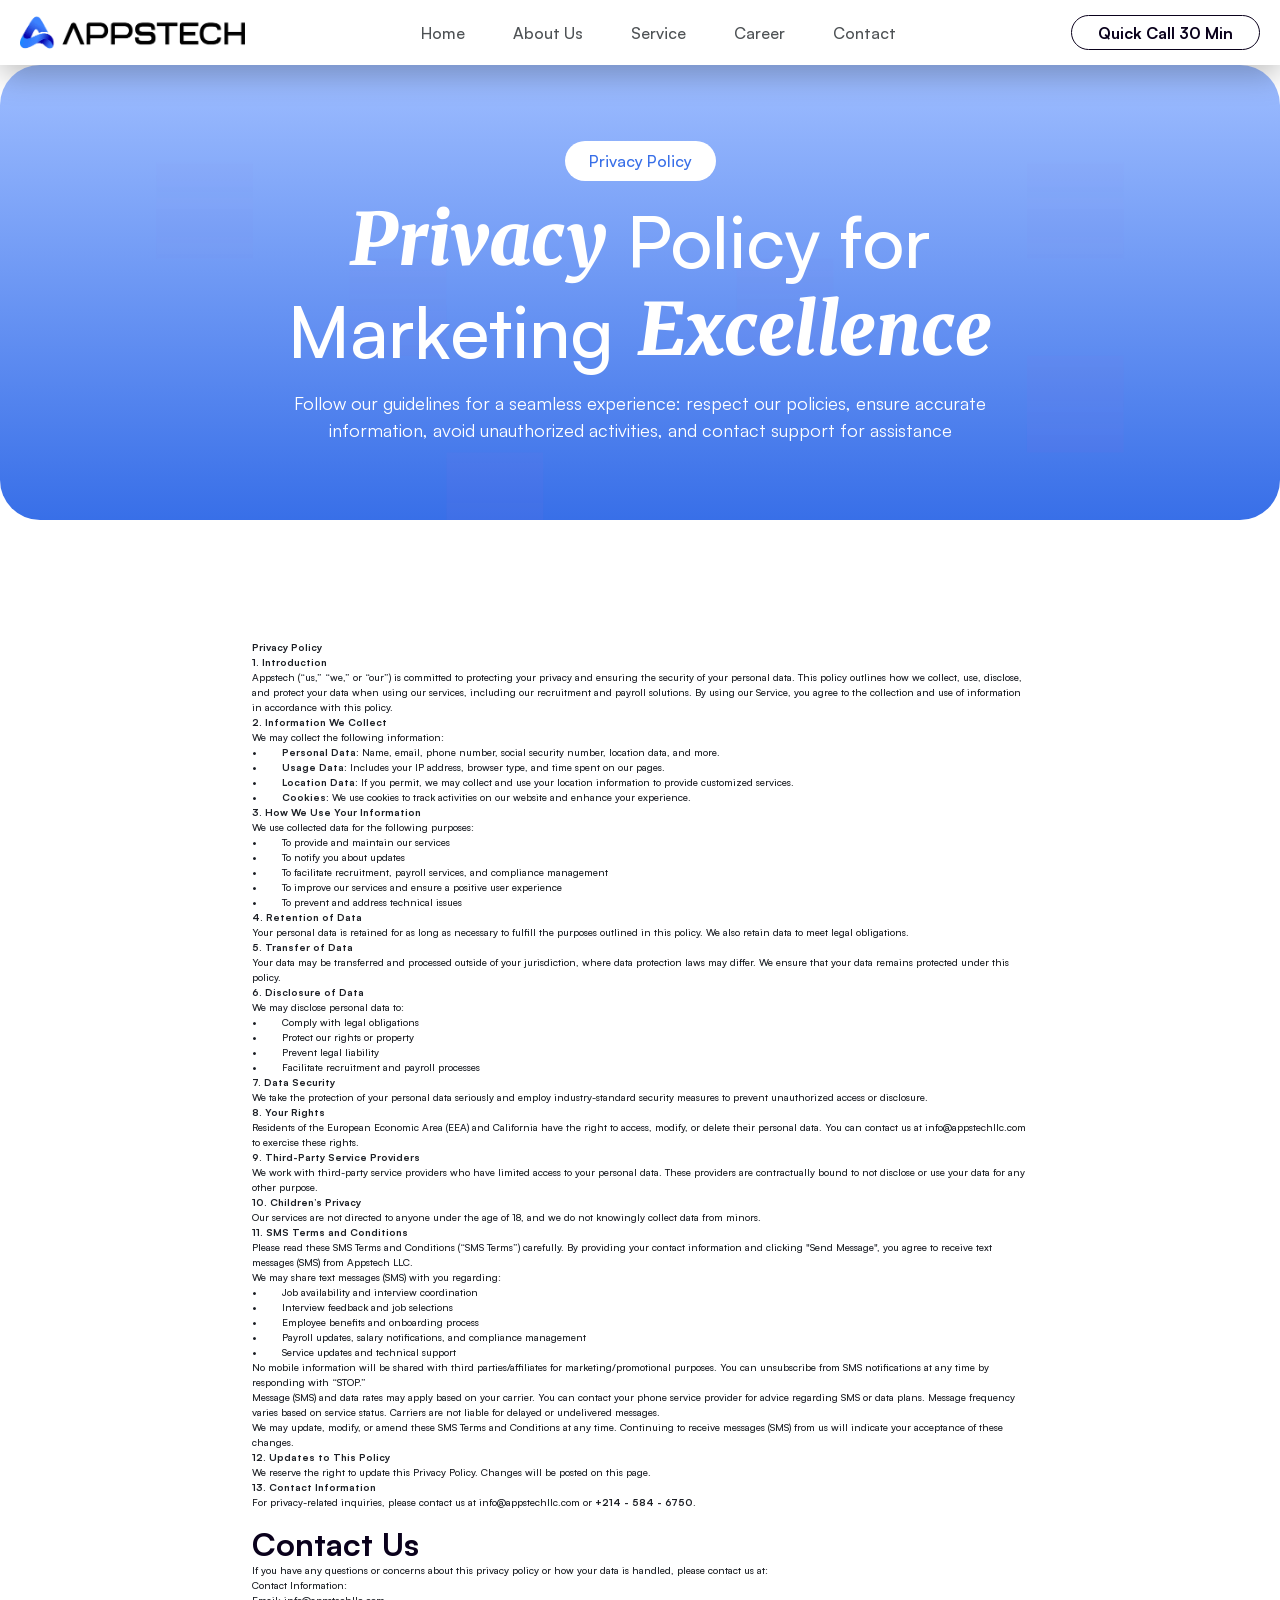
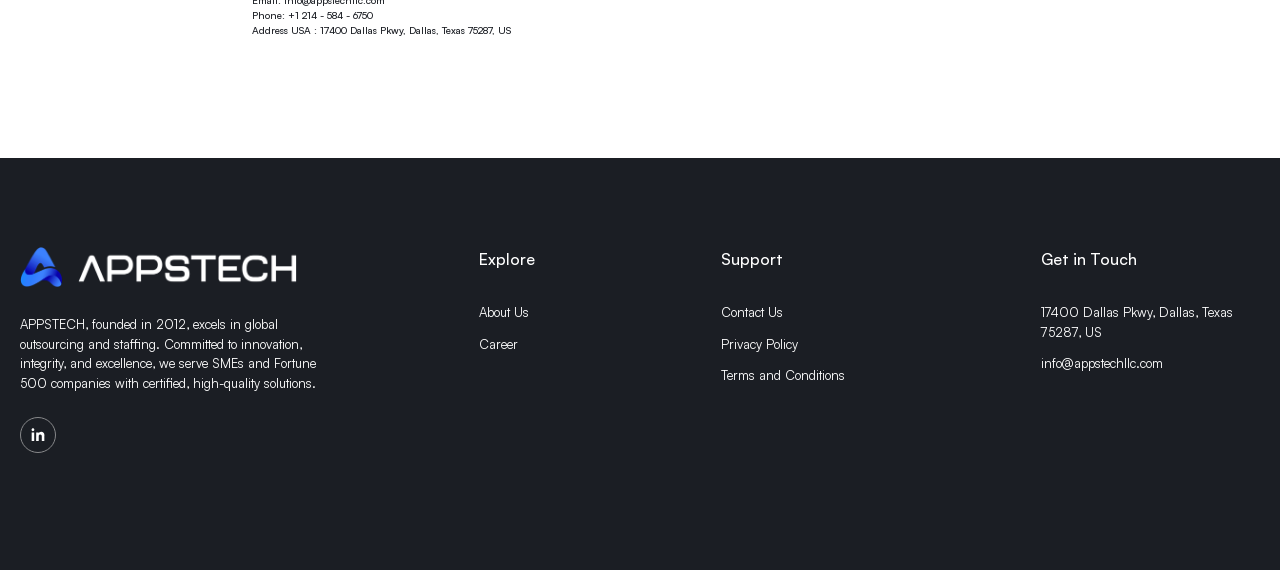
<file: privacy-policy/index.html>
<!doctype html>
<html lang="en">
<head>
    <meta charset="utf-8">
    
    
    
    <!-- Start of headStart -->
    
    <!-- End of headStart -->
    <meta name="viewport" content="width=device-width">
    <title>Privacy  - AppsTech</title>
    <meta name="description" content="Follow our guidelines for a seamless experience: respect our policies, ensure accurate information, avoid unauthorized activities, and contact support for assistance.">
    <link href="../assets/external/framerusercontent.com/images/NL5c8tpkD81G0eLVsG0susbqFM.gif" rel="icon" media="(prefers-color-scheme: light)">
    <link href="../assets/external/framerusercontent.com/images/NL5c8tpkD81G0eLVsG0susbqFM.gif" rel="icon" media="(prefers-color-scheme: dark)">
    <link rel="apple-touch-icon" href="../assets/external/framerusercontent.com/images/EGvoi2jdg8NuIXK7FyhYTnyxXY.png">
    <!-- Open Graph / Facebook -->
    <meta property="og:type" content="website">
    <meta property="og:title" content="Privacy  - AppsTech">
    <meta property="og:description" content="Follow our guidelines for a seamless experience: respect our policies, ensure accurate information, avoid unauthorized activities, and contact support for assistance.">
    <!-- Twitter -->
    <meta name="twitter:card" content="summary_large_image">
    <meta name="twitter:title" content="Privacy  - AppsTech">
    <meta name="twitter:description" content="Follow our guidelines for a seamless experience: respect our policies, ensure accurate information, avoid unauthorized activities, and contact support for assistance.">
    
    <meta name="robots" content="max-image-preview:large"><link rel="canonical" href="/privacy-policy/"><meta property="og:url" content="/privacy-policy/"><style data-framer-breakpoint-css>@media(min-width: 1200px){.hidden-1h6ztkb{display:none!important}}@media(min-width: 768px) and (max-width: 1199px){.hidden-oao0x4{display:none!important}}@media(max-width: 767px){.hidden-1ukbba2{display:none!important}}</style><style data-framer-css-ssr-minified data-framer-components="framer-lib-cursors-host framer-GlhPG PropertyOverrides framer-wiTRS framer-kdEns framer-peKC7 framer-5uHYU framer-xMnRO framer-fE9Ri framer-5fr9W framer-sMD7V">html,body,#main{margin:0;padding:0;box-sizing:border-box}:root{-webkit-font-smoothing:antialiased;-moz-osx-font-smoothing:grayscale}*{box-sizing:border-box;-webkit-font-smoothing:inherit}h1,h2,h3,h4,h5,h6,p,figure{margin:0}body,input,textarea,select,button{font-size:12px;font-family:sans-serif}body{--token-5ff00641-a1da-4cda-8f1b-386c104ed598: rgb(56, 111, 232);--token-6261d636-952c-4dfb-a955-0dea5e397c16: rgb(15, 14, 14);--token-b5c8240e-e4da-4652-8851-5e536d386795: rgb(242, 243, 252);--token-6b68f89d-51e6-4f15-a5b8-a68196687447: rgb(242, 243, 252);--token-024dd906-d252-4bfd-8a84-802b8bdc641f: rgb(56, 111, 232);--token-55a343e8-afe2-46e9-9eb8-add7ee6987cf: rgb(78, 82, 85);--token-335ff9c3-884a-407b-b342-ef0e7d5237de: rgb(27, 30, 36);--token-c662a1e3-f26c-4856-8b8d-29e1b38b74b2: rgb(10, 1, 28);--token-5f387a4e-2844-43af-bcb7-2fa7dc2f8146: rgb(255, 255, 255);--token-16441161-fd12-4a26-85fb-0fc2fc016a06: rgb(249, 248, 253);--token-c1f50241-05da-45e6-8bb1-bc3fb9a6335c: rgb(231, 231, 232);--token-0ce06e4d-7da0-4d13-9e22-65617182f27d: rgb(207, 208, 209);--token-730ee856-1d6c-4ad5-8788-e5ab83133b98: rgb(160, 161, 163);--token-29bd5d87-dbe2-4d32-832b-d86c47223838: rgb(136, 137, 139);--token-40897d0d-5ff8-4c71-a660-f44971f4da13: rgb(0, 0, 0);--token-c51c9085-65ef-4e1e-923d-bc07e3c105bc: rgb(56, 111, 232);--token-92c5bc4c-f58a-4596-9e89-d772c005e4aa: rgb(222, 236, 255)}@font-face{font-family:Inter;font-style:normal;font-weight:500;font-display:swap;src:url(../assets/external/fonts.gstatic.com/s/inter/v19/UcCO3FwrK3iLTeHuS_nVMrMxCp50SjIw2boKoduKmMEVuI6fAZJhiI2B.woff2) format("woff2");unicode-range:U+0460-052F,U+1C80-1C8A,U+20B4,U+2DE0-2DFF,U+A640-A69F,U+FE2E-FE2F}@font-face{font-family:Inter;font-style:normal;font-weight:500;font-display:swap;src:url(../assets/external/fonts.gstatic.com/s/inter/v19/UcCO3FwrK3iLTeHuS_nVMrMxCp50SjIw2boKoduKmMEVuI6fAZthiI2B.woff2) format("woff2");unicode-range:U+0301,U+0400-045F,U+0490-0491,U+04B0-04B1,U+2116}@font-face{font-family:Inter;font-style:normal;font-weight:500;font-display:swap;src:url(../assets/external/fonts.gstatic.com/s/inter/v19/UcCO3FwrK3iLTeHuS_nVMrMxCp50SjIw2boKoduKmMEVuI6fAZNhiI2B.woff2) format("woff2");unicode-range:U+1F00-1FFF}@font-face{font-family:Inter;font-style:normal;font-weight:500;font-display:swap;src:url(../assets/external/fonts.gstatic.com/s/inter/v19/UcCO3FwrK3iLTeHuS_nVMrMxCp50SjIw2boKoduKmMEVuI6fAZxhiI2B.woff2) format("woff2");unicode-range:U+0370-0377,U+037A-037F,U+0384-038A,U+038C,U+038E-03A1,U+03A3-03FF}@font-face{font-family:Inter;font-style:normal;font-weight:500;font-display:swap;src:url(../assets/external/fonts.gstatic.com/s/inter/v19/UcCO3FwrK3iLTeHuS_nVMrMxCp50SjIw2boKoduKmMEVuI6fAZBhiI2B.woff2) format("woff2");unicode-range:U+0102-0103,U+0110-0111,U+0128-0129,U+0168-0169,U+01A0-01A1,U+01AF-01B0,U+0300-0301,U+0303-0304,U+0308-0309,U+0323,U+0329,U+1EA0-1EF9,U+20AB}@font-face{font-family:Inter;font-style:normal;font-weight:500;font-display:swap;src:url(../assets/external/fonts.gstatic.com/s/inter/v19/UcCO3FwrK3iLTeHuS_nVMrMxCp50SjIw2boKoduKmMEVuI6fAZFhiI2B.woff2) format("woff2");unicode-range:U+0100-02BA,U+02BD-02C5,U+02C7-02CC,U+02CE-02D7,U+02DD-02FF,U+0304,U+0308,U+0329,U+1D00-1DBF,U+1E00-1E9F,U+1EF2-1EFF,U+2020,U+20A0-20AB,U+20AD-20C0,U+2113,U+2C60-2C7F,U+A720-A7FF}@font-face{font-family:Inter;font-style:normal;font-weight:500;font-display:swap;src:url(../assets/external/fonts.gstatic.com/s/inter/v19/UcCO3FwrK3iLTeHuS_nVMrMxCp50SjIw2boKoduKmMEVuI6fAZ9hiA.woff2) format("woff2");unicode-range:U+0000-00FF,U+0131,U+0152-0153,U+02BB-02BC,U+02C6,U+02DA,U+02DC,U+0304,U+0308,U+0329,U+2000-206F,U+20AC,U+2122,U+2191,U+2193,U+2212,U+2215,U+FEFF,U+FFFD}@font-face{font-family:Merriweather;font-style:italic;font-weight:900;font-stretch:100%;font-display:block;src:url(../assets/external/fonts.gstatic.com/s/merriweather/v31/u-4B0qyriQwlOrhSvowK_l5-eTxCVx0ZbwLvKH2Gk9hLmp0v5yA-xXPqCzLvPee1XYk_XSf-FmRrV236AvHqYQ.woff2) format("woff2");unicode-range:U+0460-052F,U+1C80-1C8A,U+20B4,U+2DE0-2DFF,U+A640-A69F,U+FE2E-FE2F}@font-face{font-family:Merriweather;font-style:italic;font-weight:900;font-stretch:100%;font-display:block;src:url(../assets/external/fonts.gstatic.com/s/merriweather/v31/u-4B0qyriQwlOrhSvowK_l5-eTxCVx0ZbwLvKH2Gk9hLmp0v5yA-xXPqCzLvPee1XYk_XSf-FmRrV23zAvHqYQ.woff2) format("woff2");unicode-range:U+0301,U+0400-045F,U+0490-0491,U+04B0-04B1,U+2116}@font-face{font-family:Merriweather;font-style:italic;font-weight:900;font-stretch:100%;font-display:block;src:url(../assets/external/fonts.gstatic.com/s/merriweather/v31/u-4B0qyriQwlOrhSvowK_l5-eTxCVx0ZbwLvKH2Gk9hLmp0v5yA-xXPqCzLvPee1XYk_XSf-FmRrV234AvHqYQ.woff2) format("woff2");unicode-range:U+0102-0103,U+0110-0111,U+0128-0129,U+0168-0169,U+01A0-01A1,U+01AF-01B0,U+0300-0301,U+0303-0304,U+0308-0309,U+0323,U+0329,U+1EA0-1EF9,U+20AB}@font-face{font-family:Merriweather;font-style:italic;font-weight:900;font-stretch:100%;font-display:block;src:url(../assets/external/fonts.gstatic.com/s/merriweather/v31/u-4B0qyriQwlOrhSvowK_l5-eTxCVx0ZbwLvKH2Gk9hLmp0v5yA-xXPqCzLvPee1XYk_XSf-FmRrV235AvHqYQ.woff2) format("woff2");unicode-range:U+0100-02BA,U+02BD-02C5,U+02C7-02CC,U+02CE-02D7,U+02DD-02FF,U+0304,U+0308,U+0329,U+1D00-1DBF,U+1E00-1E9F,U+1EF2-1EFF,U+2020,U+20A0-20AB,U+20AD-20C0,U+2113,U+2C60-2C7F,U+A720-A7FF}@font-face{font-family:Merriweather;font-style:italic;font-weight:900;font-stretch:100%;font-display:block;src:url(../assets/external/fonts.gstatic.com/s/merriweather/v31/u-4B0qyriQwlOrhSvowK_l5-eTxCVx0ZbwLvKH2Gk9hLmp0v5yA-xXPqCzLvPee1XYk_XSf-FmRrV233AvE.woff2) format("woff2");unicode-range:U+0000-00FF,U+0131,U+0152-0153,U+02BB-02BC,U+02C6,U+02DA,U+02DC,U+0304,U+0308,U+0329,U+2000-206F,U+20AC,U+2122,U+2191,U+2193,U+2212,U+2215,U+FEFF,U+FFFD}@font-face{font-family:Inter;src:url(../assets/external/framerusercontent.com/assets/5vvr9Vy74if2I6bQbJvbw7SY1pQ.woff2);font-display:swap;font-style:normal;font-weight:400;unicode-range:U+0460-052F,U+1C80-1C88,U+20B4,U+2DE0-2DFF,U+A640-A69F,U+FE2E-FE2F}@font-face{font-family:Inter;src:url(../assets/external/framerusercontent.com/assets/EOr0mi4hNtlgWNn9if640EZzXCo.woff2);font-display:swap;font-style:normal;font-weight:400;unicode-range:U+0301,U+0400-045F,U+0490-0491,U+04B0-04B1,U+2116}@font-face{font-family:Inter;src:url(../assets/external/framerusercontent.com/assets/Y9k9QrlZAqio88Klkmbd8VoMQc.woff2);font-display:swap;font-style:normal;font-weight:400;unicode-range:U+1F00-1FFF}@font-face{font-family:Inter;src:url(../assets/external/framerusercontent.com/assets/OYrD2tBIBPvoJXiIHnLoOXnY9M.woff2);font-display:swap;font-style:normal;font-weight:400;unicode-range:U+0370-03FF}@font-face{font-family:Inter;src:url(../assets/external/framerusercontent.com/assets/JeYwfuaPfZHQhEG8U5gtPDZ7WQ.woff2);font-display:swap;font-style:normal;font-weight:400;unicode-range:U+0100-024F,U+0259,U+1E00-1EFF,U+2020,U+20A0-20AB,U+20AD-20CF,U+2113,U+2C60-2C7F,U+A720-A7FF}@font-face{font-family:Inter;src:url(../assets/external/framerusercontent.com/assets/vQyevYAyHtARFwPqUzQGpnDs.woff2);font-display:swap;font-style:normal;font-weight:400;unicode-range:U+0000-00FF,U+0131,U+0152-0153,U+02BB-02BC,U+02C6,U+02DA,U+02DC,U+2000-206F,U+2074,U+20AC,U+2122,U+2191,U+2193,U+2212,U+2215,U+FEFF,U+FFFD}@font-face{font-family:Inter;src:url(../assets/external/framerusercontent.com/assets/b6Y37FthZeALduNqHicBT6FutY.woff2);font-display:swap;font-style:normal;font-weight:400;unicode-range:U+0102-0103,U+0110-0111,U+0128-0129,U+0168-0169,U+01A0-01A1,U+01AF-01B0,U+1EA0-1EF9,U+20AB}@font-face{font-family:Inter;src:url(../assets/external/framerusercontent.com/assets/DpPBYI0sL4fYLgAkX8KXOPVt7c.woff2);font-display:swap;font-style:normal;font-weight:700;unicode-range:U+0460-052F,U+1C80-1C88,U+20B4,U+2DE0-2DFF,U+A640-A69F,U+FE2E-FE2F}@font-face{font-family:Inter;src:url(../assets/external/framerusercontent.com/assets/4RAEQdEOrcnDkhHiiCbJOw92Lk.woff2);font-display:swap;font-style:normal;font-weight:700;unicode-range:U+0301,U+0400-045F,U+0490-0491,U+04B0-04B1,U+2116}@font-face{font-family:Inter;src:url(../assets/external/framerusercontent.com/assets/1K3W8DizY3v4emK8Mb08YHxTbs.woff2);font-display:swap;font-style:normal;font-weight:700;unicode-range:U+1F00-1FFF}@font-face{font-family:Inter;src:url(../assets/external/framerusercontent.com/assets/tUSCtfYVM1I1IchuyCwz9gDdQ.woff2);font-display:swap;font-style:normal;font-weight:700;unicode-range:U+0370-03FF}@font-face{font-family:Inter;src:url(../assets/external/framerusercontent.com/assets/VgYFWiwsAC5OYxAycRXXvhze58.woff2);font-display:swap;font-style:normal;font-weight:700;unicode-range:U+0100-024F,U+0259,U+1E00-1EFF,U+2020,U+20A0-20AB,U+20AD-20CF,U+2113,U+2C60-2C7F,U+A720-A7FF}@font-face{font-family:Inter;src:url(../assets/external/framerusercontent.com/assets/DXD0Q7LSl7HEvDzucnyLnGBHM.woff2);font-display:swap;font-style:normal;font-weight:700;unicode-range:U+0000-00FF,U+0131,U+0152-0153,U+02BB-02BC,U+02C6,U+02DA,U+02DC,U+2000-206F,U+2074,U+20AC,U+2122,U+2191,U+2193,U+2212,U+2215,U+FEFF,U+FFFD}@font-face{font-family:Inter;src:url(../assets/external/framerusercontent.com/assets/GIryZETIX4IFypco5pYZONKhJIo.woff2);font-display:swap;font-style:normal;font-weight:700;unicode-range:U+0102-0103,U+0110-0111,U+0128-0129,U+0168-0169,U+01A0-01A1,U+01AF-01B0,U+1EA0-1EF9,U+20AB}@font-face{font-family:Inter;src:url(../assets/external/framerusercontent.com/assets/H89BbHkbHDzlxZzxi8uPzTsp90.woff2);font-display:swap;font-style:italic;font-weight:700;unicode-range:U+0460-052F,U+1C80-1C88,U+20B4,U+2DE0-2DFF,U+A640-A69F,U+FE2E-FE2F}@font-face{font-family:Inter;src:url(../assets/external/framerusercontent.com/assets/u6gJwDuwB143kpNK1T1MDKDWkMc.woff2);font-display:swap;font-style:italic;font-weight:700;unicode-range:U+0301,U+0400-045F,U+0490-0491,U+04B0-04B1,U+2116}@font-face{font-family:Inter;src:url(../assets/external/framerusercontent.com/assets/43sJ6MfOPh1LCJt46OvyDuSbA6o.woff2);font-display:swap;font-style:italic;font-weight:700;unicode-range:U+1F00-1FFF}@font-face{font-family:Inter;src:url(../assets/external/framerusercontent.com/assets/wccHG0r4gBDAIRhfHiOlq6oEkqw.woff2);font-display:swap;font-style:italic;font-weight:700;unicode-range:U+0370-03FF}@font-face{font-family:Inter;src:url(../assets/external/framerusercontent.com/assets/WZ367JPwf9bRW6LdTHN8rXgSjw.woff2);font-display:swap;font-style:italic;font-weight:700;unicode-range:U+0100-024F,U+0259,U+1E00-1EFF,U+2020,U+20A0-20AB,U+20AD-20CF,U+2113,U+2C60-2C7F,U+A720-A7FF}@font-face{font-family:Inter;src:url(../assets/external/framerusercontent.com/assets/QxmhnWTzLtyjIiZcfaLIJ8EFBXU.woff2);font-display:swap;font-style:italic;font-weight:700;unicode-range:U+0000-00FF,U+0131,U+0152-0153,U+02BB-02BC,U+02C6,U+02DA,U+02DC,U+2000-206F,U+2074,U+20AC,U+2122,U+2191,U+2193,U+2212,U+2215,U+FEFF,U+FFFD}@font-face{font-family:Inter;src:url(../assets/external/framerusercontent.com/assets/2A4Xx7CngadFGlVV4xrO06OBHY.woff2);font-display:swap;font-style:italic;font-weight:700;unicode-range:U+0102-0103,U+0110-0111,U+0128-0129,U+0168-0169,U+01A0-01A1,U+01AF-01B0,U+1EA0-1EF9,U+20AB}@font-face{font-family:Inter;src:url(../assets/external/framerusercontent.com/assets/CfMzU8w2e7tHgF4T4rATMPuWosA.woff2);font-display:swap;font-style:italic;font-weight:400;unicode-range:U+0460-052F,U+1C80-1C88,U+20B4,U+2DE0-2DFF,U+A640-A69F,U+FE2E-FE2F}@font-face{font-family:Inter;src:url(../assets/external/framerusercontent.com/assets/867QObYax8ANsfX4TGEVU9YiCM.woff2);font-display:swap;font-style:italic;font-weight:400;unicode-range:U+0301,U+0400-045F,U+0490-0491,U+04B0-04B1,U+2116}@font-face{font-family:Inter;src:url(../assets/external/framerusercontent.com/assets/Oyn2ZbENFdnW7mt2Lzjk1h9Zb9k.woff2);font-display:swap;font-style:italic;font-weight:400;unicode-range:U+1F00-1FFF}@font-face{font-family:Inter;src:url(../assets/external/framerusercontent.com/assets/cdAe8hgZ1cMyLu9g005pAW3xMo.woff2);font-display:swap;font-style:italic;font-weight:400;unicode-range:U+0370-03FF}@font-face{font-family:Inter;src:url(../assets/external/framerusercontent.com/assets/DOfvtmE1UplCq161m6Hj8CSQYg.woff2);font-display:swap;font-style:italic;font-weight:400;unicode-range:U+0100-024F,U+0259,U+1E00-1EFF,U+2020,U+20A0-20AB,U+20AD-20CF,U+2113,U+2C60-2C7F,U+A720-A7FF}@font-face{font-family:Inter;src:url(../assets/external/framerusercontent.com/assets/vFzuJY0c65av44uhEKB6vyjFMg.woff2);font-display:swap;font-style:italic;font-weight:400;unicode-range:U+0000-00FF,U+0131,U+0152-0153,U+02BB-02BC,U+02C6,U+02DA,U+02DC,U+2000-206F,U+2074,U+20AC,U+2122,U+2191,U+2193,U+2212,U+2215,U+FEFF,U+FFFD}@font-face{font-family:Inter;src:url(../assets/external/framerusercontent.com/assets/tKtBcDnBMevsEEJKdNGhhkLzYo.woff2);font-display:swap;font-style:italic;font-weight:400;unicode-range:U+0102-0103,U+0110-0111,U+0128-0129,U+0168-0169,U+01A0-01A1,U+01AF-01B0,U+1EA0-1EF9,U+20AB}@font-face{font-family:Satoshi;src:url(../assets/external/framerusercontent.com/third-party-assets/fontshare/wf/P2LQKHE6KA6ZP4AAGN72KDWMHH6ZH3TA/ZC32TK2P7FPS5GFTL46EU6KQJA24ZYDB/7AHDUZ4A7LFLVFUIFSARGIWCRQJHISQP.woff2);font-display:swap;font-style:normal;font-weight:500}@font-face{font-family:Satoshi;src:url(../assets/external/framerusercontent.com/third-party-assets/fontshare/wf/LAFFD4SDUCDVQEXFPDC7C53EQ4ZELWQI/PXCT3G6LO6ICM5I3NTYENYPWJAECAWDD/GHM6WVH6MILNYOOCXHXB5GTSGNTMGXZR.woff2);font-display:swap;font-style:normal;font-weight:700}@font-face{font-family:Satoshi;src:url(../assets/external/framerusercontent.com/third-party-assets/fontshare/wf/CDEBEFT2R7XKNGXSBBLZGMY4MMHZG75P/HEVKDGQCYDZ7Z6CDVR2ZQGBCTUD6ZARH/BKWEE3VKGTFABE37K2DTH625VUSN2N35.woff2);font-display:swap;font-style:italic;font-weight:700}@font-face{font-family:Satoshi;src:url(../assets/external/framerusercontent.com/third-party-assets/fontshare/wf/NID3I7RITWZSKXRCJGOCMP5NOADJK6IG/2HLHGD7OBTWCOHW64YXOE5KFXHU4KJHM/ZHME2QIRFR7UPJ47NLY27RCAFY44CKZJ.woff2);font-display:swap;font-style:italic;font-weight:500}@font-face{font-family:Satoshi;src:url(../assets/external/framerusercontent.com/third-party-assets/fontshare/wf/NHPGVFYUXYXE33DZ75OIT4JFGHITX5PE/PSUTMASCDJTVPERDYJZPN23BVUFUCQIF/J64QX5IPOHK56I2KYUNBQ5M2XWZEYKYX.woff2);font-display:block;font-style:normal;font-weight:900}@font-face{font-family:Satoshi;src:url(../assets/external/framerusercontent.com/third-party-assets/fontshare/wf/5ICO57VJIN252OT5L2KLEIPW754DTLAO/ZU64SLR2IEO66N27IVY5Z6JJJRTJECJK/TCTRLNEXANFIGSFCZTGQL7PZ5362GYK6.woff2);font-display:block;font-style:italic;font-weight:900}@font-face{font-family:Satoshi;src:url(../assets/external/framerusercontent.com/third-party-assets/fontshare/wf/TTX2Z3BF3P6Y5BQT3IV2VNOK6FL22KUT/7QYRJOI3JIMYHGY6CH7SOIFRQLZOLNJ6/KFIAZD4RUMEZIYV6FQ3T3GP5PDBDB6JY.woff2);font-display:swap;font-style:normal;font-weight:400}@font-face{font-family:Satoshi;src:url(../assets/external/framerusercontent.com/third-party-assets/fontshare/wf/MPIFA4B3XXRNY2MJDGP6GOOOAF6EOCLO/W5E4ZFYPJ3V6JKMBGHB6YMITK6EWS2XA/QOMBWPST76ICDYF6WOBS7SQ7RBT67QW2.woff2);font-display:swap;font-style:italic;font-weight:400}@font-face{font-family:Inter Placeholder;src:local("Arial");ascent-override:89.79%;descent-override:22.36%;line-gap-override:0%;size-adjust:107.89%}@font-face{font-family:Satoshi Placeholder;src:local("Arial");ascent-override:102.23%;descent-override:24.29%;line-gap-override:10.12%;size-adjust:98.8%}body{--framer-will-change-override: none}@supports (background: -webkit-named-image(i)) and (not (grid-template-rows: subgrid)){body{--framer-will-change-override: transform}}[data-framer-component-type]{position:absolute}[data-framer-component-type=Text]{cursor:inherit}[data-framer-component-text-autosized] *{white-space:pre}[data-framer-component-type=Text]>*{text-align:var(--framer-text-alignment, start)}[data-framer-component-type=Text] span span,[data-framer-component-type=Text] p span,[data-framer-component-type=Text] h1 span,[data-framer-component-type=Text] h2 span,[data-framer-component-type=Text] h3 span,[data-framer-component-type=Text] h4 span,[data-framer-component-type=Text] h5 span,[data-framer-component-type=Text] h6 span{display:block}[data-framer-component-type=Text] span span span,[data-framer-component-type=Text] p span span,[data-framer-component-type=Text] h1 span span,[data-framer-component-type=Text] h2 span span,[data-framer-component-type=Text] h3 span span,[data-framer-component-type=Text] h4 span span,[data-framer-component-type=Text] h5 span span,[data-framer-component-type=Text] h6 span span{display:unset}[data-framer-component-type=Text] div div span,[data-framer-component-type=Text] a div span,[data-framer-component-type=Text] span span span,[data-framer-component-type=Text] p span span,[data-framer-component-type=Text] h1 span span,[data-framer-component-type=Text] h2 span span,[data-framer-component-type=Text] h3 span span,[data-framer-component-type=Text] h4 span span,[data-framer-component-type=Text] h5 span span,[data-framer-component-type=Text] h6 span span,[data-framer-component-type=Text] a{font-family:var(--font-family);font-style:var(--font-style);font-weight:min(calc(var(--framer-font-weight-increase, 0) + var(--font-weight, 400)),900);color:var(--text-color);letter-spacing:var(--letter-spacing);font-size:var(--font-size);text-transform:var(--text-transform);text-decoration:var(--text-decoration);line-height:var(--line-height)}[data-framer-component-type=Text] div div span,[data-framer-component-type=Text] a div span,[data-framer-component-type=Text] span span span,[data-framer-component-type=Text] p span span,[data-framer-component-type=Text] h1 span span,[data-framer-component-type=Text] h2 span span,[data-framer-component-type=Text] h3 span span,[data-framer-component-type=Text] h4 span span,[data-framer-component-type=Text] h5 span span,[data-framer-component-type=Text] h6 span span,[data-framer-component-type=Text] a{--font-family: var(--framer-font-family);--font-style: var(--framer-font-style);--font-weight: var(--framer-font-weight);--text-color: var(--framer-text-color);--letter-spacing: var(--framer-letter-spacing);--font-size: var(--framer-font-size);--text-transform: var(--framer-text-transform);--text-decoration: var(--framer-text-decoration);--line-height: var(--framer-line-height)}[data-framer-component-type=Text] a,[data-framer-component-type=Text] a div span,[data-framer-component-type=Text] a span span span,[data-framer-component-type=Text] a p span span,[data-framer-component-type=Text] a h1 span span,[data-framer-component-type=Text] a h2 span span,[data-framer-component-type=Text] a h3 span span,[data-framer-component-type=Text] a h4 span span,[data-framer-component-type=Text] a h5 span span,[data-framer-component-type=Text] a h6 span span{--font-family: var(--framer-link-font-family, var(--framer-font-family));--font-style: var(--framer-link-font-style, var(--framer-font-style));--font-weight: var(--framer-link-font-weight, var(--framer-font-weight));--text-color: var(--framer-link-text-color, var(--framer-text-color));--font-size: var(--framer-link-font-size, var(--framer-font-size));--text-transform: var(--framer-link-text-transform, var(--framer-text-transform));--text-decoration: var(--framer-link-text-decoration, var(--framer-text-decoration))}[data-framer-component-type=Text] a:hover,[data-framer-component-type=Text] a div span:hover,[data-framer-component-type=Text] a span span span:hover,[data-framer-component-type=Text] a p span span:hover,[data-framer-component-type=Text] a h1 span span:hover,[data-framer-component-type=Text] a h2 span span:hover,[data-framer-component-type=Text] a h3 span span:hover,[data-framer-component-type=Text] a h4 span span:hover,[data-framer-component-type=Text] a h5 span span:hover,[data-framer-component-type=Text] a h6 span span:hover{--font-family: var(--framer-link-hover-font-family, var(--framer-link-font-family, var(--framer-font-family)));--font-style: var(--framer-link-hover-font-style, var(--framer-link-font-style, var(--framer-font-style)));--font-weight: var(--framer-link-hover-font-weight, var(--framer-link-font-weight, var(--framer-font-weight)));--text-color: var(--framer-link-hover-text-color, var(--framer-link-text-color, var(--framer-text-color)));--font-size: var(--framer-link-hover-font-size, var(--framer-link-font-size, var(--framer-font-size)));--text-transform: var(--framer-link-hover-text-transform, var(--framer-link-text-transform, var(--framer-text-transform)));--text-decoration: var(--framer-link-hover-text-decoration, var(--framer-link-text-decoration, var(--framer-text-decoration)))}[data-framer-component-type=Text].isCurrent a,[data-framer-component-type=Text].isCurrent a div span,[data-framer-component-type=Text].isCurrent a span span span,[data-framer-component-type=Text].isCurrent a p span span,[data-framer-component-type=Text].isCurrent a h1 span span,[data-framer-component-type=Text].isCurrent a h2 span span,[data-framer-component-type=Text].isCurrent a h3 span span,[data-framer-component-type=Text].isCurrent a h4 span span,[data-framer-component-type=Text].isCurrent a h5 span span,[data-framer-component-type=Text].isCurrent a h6 span span{--font-family: var(--framer-link-current-font-family, var(--framer-link-font-family, var(--framer-font-family)));--font-style: var(--framer-link-current-font-style, var(--framer-link-font-style, var(--framer-font-style)));--font-weight: var(--framer-link-current-font-weight, var(--framer-link-font-weight, var(--framer-font-weight)));--text-color: var(--framer-link-current-text-color, var(--framer-link-text-color, var(--framer-text-color)));--font-size: var(--framer-link-current-font-size, var(--framer-link-font-size, var(--framer-font-size)));--text-transform: var(--framer-link-current-text-transform, var(--framer-link-text-transform, var(--framer-text-transform)));--text-decoration: var(--framer-link-current-text-decoration, var(--framer-link-text-decoration, var(--framer-text-decoration)))}p.framer-text,div.framer-text,figure.framer-text,h1.framer-text,h2.framer-text,h3.framer-text,h4.framer-text,h5.framer-text,h6.framer-text,ol.framer-text,ul.framer-text{margin:0;padding:0}p.framer-text,div.framer-text,h1.framer-text,h2.framer-text,h3.framer-text,h4.framer-text,h5.framer-text,h6.framer-text,li.framer-text,ol.framer-text,ul.framer-text,span.framer-text:not([data-text-fill]){font-family:var(--framer-blockquote-font-family, var(--framer-font-family, Inter, Inter Placeholder, sans-serif));font-style:var(--framer-blockquote-font-style, var(--framer-font-style, normal));font-weight:var(--framer-blockquote-font-weight, var(--framer-font-weight, 400));color:var(--framer-blockquote-text-color, var(--framer-text-color, #000));font-size:calc(var(--framer-blockquote-font-size, var(--framer-font-size, 16px)) * var(--framer-font-size-scale, 1));letter-spacing:var(--framer-blockquote-letter-spacing, var(--framer-letter-spacing, 0));text-transform:var(--framer-blockquote-text-transform, var(--framer-text-transform, none));text-decoration:var(--framer-blockquote-text-decoration, var(--framer-text-decoration, none));line-height:var(--framer-blockquote-line-height, var(--framer-line-height, 1.2em));text-align:var(--framer-blockquote-text-alignment, var(--framer-text-alignment, start));-webkit-text-stroke-width:var(--framer-text-stroke-width, initial);-webkit-text-stroke-color:var(--framer-text-stroke-color, initial);-moz-font-feature-settings:var(--framer-font-open-type-features, initial);-webkit-font-feature-settings:var(--framer-font-open-type-features, initial);font-feature-settings:var(--framer-font-open-type-features, initial);font-variation-settings:var(--framer-font-variation-axes, normal);text-wrap:var(--framer-text-wrap-override, var(--framer-text-wrap))}@supports not (color: color(display-p3 1 1 1)){p.framer-text,div.framer-text,h1.framer-text,h2.framer-text,h3.framer-text,h4.framer-text,h5.framer-text,h6.framer-text,li.framer-text,ol.framer-text,ul.framer-text,span.framer-text:not([data-text-fill]){color:var(--framer-blockquote-text-color-rgb, var(--framer-blockquote-text-color, var(--framer-text-color-rgb, var(--framer-text-color, #000))));-webkit-text-stroke-color:var(--framer-text-stroke-color-rgb, var(--framer-text-stroke-color, initial))}}.framer-fit-text .framer-text{white-space:nowrap;white-space-collapse:preserve}strong.framer-text{font-family:var(--framer-blockquote-font-family-bold, var(--framer-font-family-bold));font-style:var(--framer-blockquote-font-style-bold, var(--framer-font-style-bold));font-weight:var(--framer-blockquote-font-weight-bold, var(--framer-font-weight-bold, bolder));font-variation-settings:var(--framer-blockquote-font-variation-axes-bold, var(--framer-font-variation-axes-bold))}em.framer-text{font-family:var(--framer-blockquote-font-family-italic, var(--framer-font-family-italic));font-style:var(--framer-blockquote-font-style-italic, var(--framer-font-style-italic, italic));font-weight:var(--framer-blockquote-font-weight-italic, var(--framer-font-weight-italic));font-variation-settings:var(--framer-blockquote-font-variation-axes-italic, var(--framer-font-variation-axes-italic))}em.framer-text>strong.framer-text{font-family:var(--framer-blockquote-font-family-bold-italic, var(--framer-font-family-bold-italic));font-style:var(--framer-blockquote-font-style-bold-italic, var(--framer-font-style-bold-italic, italic));font-weight:var(--framer-blockquote-font-weight-bold-italic, var(--framer-font-weight-bold-italic, bolder));font-variation-settings:var(--framer-blockquote-font-variation-axes-bold-italic, var(--framer-font-variation-axes-bold-italic))}p.framer-text:not(:first-child),div.framer-text:not(:first-child),h1.framer-text:not(:first-child),h2.framer-text:not(:first-child),h3.framer-text:not(:first-child),h4.framer-text:not(:first-child),h5.framer-text:not(:first-child),h6.framer-text:not(:first-child),ol.framer-text:not(:first-child),ul.framer-text:not(:first-child),blockquote.framer-text:not(:first-child),table.framer-text:not(:first-child),figure.framer-text:not(:first-child),.framer-image.framer-text:not(:first-child){margin-top:var(--framer-blockquote-paragraph-spacing, var(--framer-paragraph-spacing, 0))}li.framer-text>ul.framer-text:nth-child(2),li.framer-text>ol.framer-text:nth-child(2){margin-top:0}.framer-text[data-text-fill]{display:inline-block;background-clip:text;-webkit-background-clip:text;-webkit-text-fill-color:transparent;padding:max(0em,calc(calc(1.3em - var(--framer-blockquote-line-height, var(--framer-line-height, 1.3em))) / 2));margin:min(0em,calc(calc(1.3em - var(--framer-blockquote-line-height, var(--framer-line-height, 1.3em))) / -2))}code.framer-text,code.framer-text span.framer-text:not([data-text-fill]){font-family:var(--framer-code-font-family, var(--framer-font-family, Inter, Inter Placeholder, sans-serif));font-style:var(--framer-blockquote-font-style, var(--framer-code-font-style, var(--framer-font-style, normal)));font-weight:var(--framer-blockquote-font-weight, var(--framer-code-font-weight, var(--framer-font-weight, 400)));color:var(--framer-blockquote-text-color, var(--framer-code-text-color, var(--framer-text-color, #000)));font-size:calc(var(--framer-blockquote-font-size, var(--framer-font-size, 16px)) * var(--framer-font-size-scale, 1));letter-spacing:var(--framer-blockquote-letter-spacing, var(--framer-letter-spacing, 0));line-height:var(--framer-blockquote-line-height, var(--framer-line-height, 1.2em))}@supports not (color: color(display-p3 1 1 1)){code.framer-text,code.framer-text span.framer-text:not([data-text-fill]){color:var(--framer-blockquote-text-color-rgb, var(--framer-blockquote-text-color, var(--framer-code-text-color-rgb, var(--framer-code-text-color, var(--framer-text-color-rgb, var(--framer-text-color, #000))))))}}blockquote.framer-text{margin-block-start:initial;margin-block-end:initial;margin-inline-start:initial;margin-inline-end:initial;unicode-bidi:initial}a.framer-text,a.framer-text span.framer-text:not([data-text-fill]),span.framer-text[data-nested-link],span.framer-text[data-nested-link] span.framer-text:not([data-text-fill]){font-family:var(--framer-blockquote-font-family, var(--framer-link-font-family, var(--framer-font-family, Inter, Inter Placeholder, sans-serif)));font-style:var(--framer-blockquote-font-style, var(--framer-link-font-style, var(--framer-font-style, normal)));font-weight:var(--framer-blockquote-font-weight, var(--framer-link-font-weight, var(--framer-font-weight, 400)));color:var(--framer-blockquote-text-color, var(--framer-link-text-color, var(--framer-text-color, #000)));font-size:calc(var(--framer-blockquote-font-size, var(--framer-font-size, 16px)) * var(--framer-font-size-scale, 1));text-transform:var(--framer-blockquote-text-transform, var(--framer-link-text-transform, var(--framer-text-transform, none)));text-decoration:var(--framer-blockquote-text-decoration, var(--framer-link-text-decoration, var(--framer-text-decoration, none)));cursor:var(--framer-custom-cursors, pointer)}@supports not (color: color(display-p3 1 1 1)){a.framer-text,a.framer-text span.framer-text:not([data-text-fill]),span.framer-text[data-nested-link],span.framer-text[data-nested-link] span.framer-text:not([data-text-fill]){color:var(--framer-blockquote-text-color-rgb, var(--framer-blockquote-text-color, var(--framer-link-text-color-rgb, var(--framer-link-text-color, var(--framer-text-color-rgb, var(--framer-text-color, #000))))))}}code.framer-text a.framer-text,code.framer-text a.framer-text span.framer-text:not([data-text-fill]),code.framer-text span.framer-text[data-nested-link],code.framer-text span.framer-text[data-nested-link] span.framer-text:not([data-text-fill]){font-family:var(--framer-code-font-family, var(--framer-font-family, Inter, Inter Placeholder, sans-serif));font-style:var(--framer-blockquote-font-style, var(--framer-code-font-style, var(--framer-font-style, normal)));font-weight:var(--framer-blockquote-font-weight, var(--framer-code-font-weight, var(--framer-font-weight, 400)));color:var(--framer-blockquote-text-color, var(--framer-link-text-color, var(--framer-code-text-color, var(--framer-text-color, #000))));font-size:calc(var(--framer-blockquote-font-size, var(--framer-font-size, 16px)) * var(--framer-font-size-scale, 1))}@supports not (color: color(display-p3 1 1 1)){code.framer-text a.framer-text,code.framer-text a.framer-text span.framer-text:not([data-text-fill]),code.framer-text span.framer-text[data-nested-link],code.framer-text span.framer-text[data-nested-link] span.framer-text:not([data-text-fill]){color:var(--framer-blockquote-text-color-rgb, var(--framer-blockquote-text-color, var(--framer-link-text-color-rgb, var(--framer-link-text-color, var(--framer-code-text-color-rgb, var(--framer-code-text-color, var(--framer-text-color-rgb, var(--framer-text-color, #000))))))))}}a.framer-text:hover,a.framer-text:hover span.framer-text:not([data-text-fill]),span.framer-text[data-nested-link]:hover,span.framer-text[data-nested-link]:hover span.framer-text:not([data-text-fill]){font-family:var(--framer-link-hover-font-family, var(--framer-blockquote-font-family, var(--framer-link-font-family, var(--framer-font-family, Inter, Inter Placeholder, sans-serif))));font-style:var(--framer-link-hover-font-style, var(--framer-blockquote-font-style, var(--framer-link-font-style, var(--framer-font-style, normal))));font-weight:var(--framer-link-hover-font-weight, var(--framer-blockquote-font-weight, var(--framer-link-font-weight, var(--framer-font-weight, 400))));color:var(--framer-link-hover-text-color, var(--framer-blockquote-text-color, var(--framer-link-text-color, var(--framer-text-color, #000))));font-size:calc(var(--framer-link-hover-font-size, var(--framer-blockquote-font-size, var(--framer-font-size, 16px))) * var(--framer-font-size-scale, 1));text-transform:var(--framer-link-hover-text-transform, var(--framer-blockquote-text-transform, var(--framer-link-text-transform, var(--framer-text-transform, none))));text-decoration:var(--framer-link-hover-text-decoration, var(--framer-blockquote-text-decoration, var(--framer-link-text-decoration, var(--framer-text-decoration, none))))}@supports not (color: color(display-p3 1 1 1)){a.framer-text:hover,a.framer-text:hover span.framer-text:not([data-text-fill]),span.framer-text[data-nested-link]:hover,span.framer-text[data-nested-link]:hover span.framer-text:not([data-text-fill]){color:var(--framer-link-hover-text-color-rgb, var(--framer-link-hover-text-color, var(--framer-blockquote-text-color-rgb, var(--framer-blockquote-text-color, var(--framer-link-text-color-rgb, var(--framer-link-text-color, var(--framer-text-color-rgb, var(--framer-text-color, #000))))))))}}code.framer-text a.framer-text:hover,code.framer-text a.framer-text:hover span.framer-text:not([data-text-fill]),code.framer-text span.framer-text[data-nested-link]:hover,code.framer-text span.framer-text[data-nested-link]:hover span.framer-text:not([data-text-fill]){font-family:var(var(--framer-code-font-family, var(--framer-font-family, Inter, Inter Placeholder, sans-serif)));font-style:var(--framer-blockquote-font-style, var(--framer-code-font-style, var(--framer-font-style, normal)));font-weight:var(--framer-blockquote-font-weight, var(--framer-code-font-weight, var(--framer-font-weight, 400)));color:var(--framer-link-hover-text-color, var(--framer-blockquote-text-color, var(--framer-link-text-color, var(--framer-code-text-color, var(--framer-text-color, #000)))));font-size:calc(var(--framer-link-hover-font-size, var(--framer-blockquote-font-size, var(--framer-link-font-size, var(--framer-font-size, 16px)))) * var(--framer-font-size-scale, 1))}@supports not (color: color(display-p3 1 1 1)){code.framer-text a.framer-text:hover,code.framer-text a.framer-text:hover span.framer-text:not([data-text-fill]),code.framer-text span.framer-text[data-nested-link]:hover,code.framer-text span.framer-text[data-nested-link]:hover span.framer-text:not([data-text-fill]){color:var(--framer-link-hover-text-color-rgb, var(--framer-link-hover-text-color, var(--framer-blockquote-text-color-rgb, var(--framer-blockquote-text-color, var(--framer-link-text-color-rgb, var(--framer-link-text-color, var(--framer-text-color-rgb, var(--framer-text-color, #000))))))))}}a.framer-text[data-framer-page-link-current],a.framer-text[data-framer-page-link-current] span.framer-text:not([data-text-fill]),span.framer-text[data-framer-page-link-current],span.framer-text[data-framer-page-link-current] span.framer-text:not([data-text-fill]){font-family:var(--framer-link-current-font-family, var(--framer-link-font-family, var(--framer-font-family, Inter, Inter Placeholder, sans-serif)));font-style:var(--framer-link-current-font-style, var(--framer-link-font-style, var(--framer-font-style, normal)));font-weight:var(--framer-link-current-font-weight, var(--framer-link-font-weight, var(--framer-font-weight, 400)));color:var(--framer-link-current-text-color, var(--framer-link-text-color, var(--framer-text-color, #000)));font-size:calc(var(--framer-link-current-font-size, var(--framer-link-font-size, var(--framer-font-size, 16px))) * var(--framer-font-size-scale, 1));text-transform:var(--framer-link-current-text-transform, var(--framer-link-text-transform, var(--framer-text-transform, none)));text-decoration:var(--framer-link-current-text-decoration, var(--framer-link-text-decoration, var(--framer-text-decoration, none)))}@supports not (color: color(display-p3 1 1 1)){a.framer-text[data-framer-page-link-current],a.framer-text[data-framer-page-link-current] span.framer-text:not([data-text-fill]),span.framer-text[data-framer-page-link-current],span.framer-text[data-framer-page-link-current] span.framer-text:not([data-text-fill]){color:var(--framer-link-current-text-color-rgb, var(--framer-link-current-text-color, var(--framer-link-text-color-rgb, var(--framer-link-text-color, var(--framer-text-color-rgb, var(--framer-text-color, #000))))))}}code.framer-text a.framer-text[data-framer-page-link-current],code.framer-text a.framer-text[data-framer-page-link-current] span.framer-text:not([data-text-fill]),code.framer-text span.framer-text[data-framer-page-link-current],code.framer-text span.framer-text[data-framer-page-link-current] span.framer-text:not([data-text-fill]){font-family:var(--framer-code-font-family, var(--framer-font-family, Inter, Inter Placeholder, sans-serif));font-style:var(--framer-code-font-style, var(--framer-font-style, normal));font-weight:var(--framer-code-font-weight, var(--framer-font-weight, 400));color:var(--framer-link-current-text-color, var(--framer-link-text-color, var(--framer-code-text-color, var(--framer-text-color, #000))));font-size:calc(var(--framer-link-current-font-size, var(--framer-link-font-size, var(--framer-font-size, 16px))) * var(--framer-font-size-scale, 1))}@supports not (color: color(display-p3 1 1 1)){code.framer-text a.framer-text[data-framer-page-link-current],code.framer-text a.framer-text[data-framer-page-link-current] span.framer-text:not([data-text-fill]),code.framer-text span.framer-text[data-framer-page-link-current],code.framer-text span.framer-text[data-framer-page-link-current] span.framer-text:not([data-text-fill]){color:var(--framer-link-current-text-color-rgb, var(--framer-link-current-text-color, var(--framer-link-text-color-rgb, var(--framer-link-text-color, var(--framer-code-text-color-rgb, var(--framer-code-text-color, var(--framer-text-color-rgb, var(--framer-text-color, #000))))))))}}a.framer-text[data-framer-page-link-current]:hover,a.framer-text[data-framer-page-link-current]:hover span.framer-text:not([data-text-fill]),span.framer-text[data-framer-page-link-current]:hover,span.framer-text[data-framer-page-link-current]:hover span.framer-text:not([data-text-fill]){font-family:var(--framer-link-hover-font-family, var(--framer-link-current-font-family, var(--framer-link-font-family, var(--framer-font-family, Inter, Inter Placeholder, sans-serif))));font-style:var(--framer-link-hover-font-style, var(--framer-link-current-font-style, var(--framer-link-font-style, var(--framer-font-style, normal))));font-weight:var(--framer-link-hover-font-weight, var(--framer-link-current-font-weight, var(--framer-link-font-weight, var(--framer-font-weight, 400))));color:var(--framer-link-hover-text-color, var(--framer-link-current-text-color, var(--framer-link-text-color, var(--framer-text-color, #000))));font-size:calc(var(--framer-link-hover-font-size, var(--framer-link-current-font-size, var(--framer-link-font-size, var(--framer-font-size, 16px)))) * var(--framer-font-size-scale, 1));text-transform:var(--framer-link-hover-text-transform, var(--framer-link-current-text-transform, var(--framer-link-text-transform, var(--framer-text-transform, none))));text-decoration:var(--framer-link-hover-text-decoration, var(--framer-link-current-text-decoration, var(--framer-link-text-decoration, var(--framer-text-decoration, none))))}@supports not (color: color(display-p3 1 1 1)){a.framer-text[data-framer-page-link-current]:hover,a.framer-text[data-framer-page-link-current]:hover span.framer-text:not([data-text-fill]),span.framer-text[data-framer-page-link-current]:hover,span.framer-text[data-framer-page-link-current]:hover span.framer-text:not([data-text-fill]){color:var(--framer-link-hover-text-color-rgb, var(--framer-link-hover-text-color, var(--framer-link-current-text-color-rgb, var(--framer-link-current-text-color, var(--framer-link-text-color-rgb, var(--framer-link-text-color, var(--framer-code-text-color-rgb, var(--framer-code-text-color, var(--framer-text-color-rgb, var(--framer-text-color, #000))))))))))}}code.framer-text a.framer-text[data-framer-page-link-current]:hover,code.framer-text a.framer-text[data-framer-page-link-current]:hover span.framer-text:not([data-text-fill]),code.framer-text span.framer-text[data-framer-page-link-current]:hover,code.framer-text span.framer-text[data-framer-page-link-current]:hover span.framer-text:not([data-text-fill]){font-family:var(--framer-code-font-family, var(--framer-font-family, Inter, Inter Placeholder, sans-serif));font-style:var(--framer-code-font-style, var(--framer-font-style, normal));font-weight:var(--framer-code-font-weight, var(--framer-font-weight, 400));color:var(--framer-link-hover-text-color, var(--framer-link-current-text-color, var(--framer-link-text-color, var(--framer-code-text-color, var(--framer-text-color, #000)))));font-size:calc(var(--framer-link-hover-font-size, var(--framer-link-current-font-size, var(--framer-link-font-size, var(--framer-font-size, 16px)))) * var(--framer-font-size-scale, 1))}@supports not (color: color(display-p3 1 1 1)){code.framer-text a.framer-text[data-framer-page-link-current]:hover,code.framer-text a.framer-text[data-framer-page-link-current]:hover span.framer-text:not([data-text-fill]),code.framer-text span.framer-text[data-framer-page-link-current]:hover,code.framer-text span.framer-text[data-framer-page-link-current]:hover span.framer-text:not([data-text-fill]){color:var(--framer-link-hover-text-color-rgb, var(--framer-link-hover-text-color, var(--framer-link-current-text-color-rgb, var(--framer-link-current-text-color, var(--framer-link-text-color-rgb, var(--framer-link-text-color, var(--framer-code-text-color-rgb, var(--framer-code-text-color, var(--framer-text-color-rgb, var(--framer-text-color, #000))))))))))}}.framer-image.framer-text{display:block;max-width:100%;height:auto}.text-styles-preset-reset.framer-text{--framer-font-family: Inter, Inter Placeholder, sans-serif;--framer-font-style: normal;--framer-font-weight: 500;--framer-text-color: #000;--framer-font-size: 16px;--framer-letter-spacing: 0;--framer-text-transform: none;--framer-text-decoration: none;--framer-line-height: 1.2em;--framer-text-alignment: start;--framer-font-open-type-features: normal}ol.framer-text{--list-style-type: decimal}ul.framer-text,ol.framer-text{padding-left:3ch;position:relative}li.framer-text{counter-increment:list-item;list-style:none}ol.framer-text>li.framer-text:before{position:absolute;left:0;content:counter(list-item,var(--list-style-type)) ".";font-variant-numeric:tabular-nums}ol.framer-text>li.framer-text:nth-last-child(n+100),ol.framer-text>li.framer-text:nth-last-child(n+100)~li{padding-left:1ch}ol.framer-text>li.framer-text:nth-last-child(n+1000),ol.framer-text>li.framer-text:nth-last-child(n+1000)~li{padding-left:2ch}ol.framer-text>li.framer-text:nth-last-child(n+10000),ol.framer-text>li.framer-text:nth-last-child(n+10000)~li{padding-left:3ch}ol.framer-text>li.framer-text:nth-last-child(n+100000),ol.framer-text>li.framer-text:nth-last-child(n+100000)~li{padding-left:4ch}ol.framer-text>li.framer-text:nth-last-child(n+1000000),ol.framer-text>li.framer-text:nth-last-child(n+1000000)~li{padding-left:5ch}ul.framer-text>li.framer-text:before{position:absolute;left:0;content:"\2022"}.framer-table-wrapper{overflow-x:auto}table.framer-text,.framer-table-wrapper table.framer-text{border-collapse:separate;border-spacing:0;table-layout:auto;word-break:normal;width:100%}td.framer-text,th.framer-text{min-width:16ch;vertical-align:top}.framer-text-module[style*=aspect-ratio]>:first-child{width:100%}@supports not (aspect-ratio: 1){.framer-text-module[style*=aspect-ratio]{position:relative}}@supports not (aspect-ratio: 1){.framer-text-module[style*=aspect-ratio]:before{content:"";display:block;padding-bottom:calc(100% / calc(var(--aspect-ratio)))}}@supports not (aspect-ratio: 1){.framer-text-module[style*=aspect-ratio]>:first-child{position:absolute;top:0;left:0;height:100%}}[data-framer-component-type=DeprecatedRichText]{cursor:inherit}[data-framer-component-type=DeprecatedRichText] .text-styles-preset-reset{--framer-font-family: Inter, Inter Placeholder, sans-serif;--framer-font-style: normal;--framer-font-weight: 500;--framer-text-color: #000;--framer-font-size: 16px;--framer-letter-spacing: 0;--framer-text-transform: none;--framer-text-decoration: none;--framer-line-height: 1.2em;--framer-text-alignment: start;--framer-font-open-type-features: normal;--font-variation-settings: normal}[data-framer-component-type=DeprecatedRichText] p,[data-framer-component-type=DeprecatedRichText] div,[data-framer-component-type=DeprecatedRichText] h1,[data-framer-component-type=DeprecatedRichText] h2,[data-framer-component-type=DeprecatedRichText] h3,[data-framer-component-type=DeprecatedRichText] h4,[data-framer-component-type=DeprecatedRichText] h5,[data-framer-component-type=DeprecatedRichText] h6{margin:0;padding:0}[data-framer-component-type=DeprecatedRichText] p,[data-framer-component-type=DeprecatedRichText] div,[data-framer-component-type=DeprecatedRichText] h1,[data-framer-component-type=DeprecatedRichText] h2,[data-framer-component-type=DeprecatedRichText] h3,[data-framer-component-type=DeprecatedRichText] h4,[data-framer-component-type=DeprecatedRichText] h5,[data-framer-component-type=DeprecatedRichText] h6,[data-framer-component-type=DeprecatedRichText] li,[data-framer-component-type=DeprecatedRichText] ol,[data-framer-component-type=DeprecatedRichText] ul,[data-framer-component-type=DeprecatedRichText] span:not([data-text-fill]){font-family:var(--framer-font-family, Inter, Inter Placeholder, sans-serif);font-style:var(--framer-font-style, normal);font-weight:var(--framer-font-weight, 400);color:var(--framer-text-color, #000);font-size:var(--framer-font-size, 16px);letter-spacing:var(--framer-letter-spacing, 0);text-transform:var(--framer-text-transform, none);text-decoration:var(--framer-text-decoration, none);line-height:var(--framer-line-height, 1.2em);text-align:var(--framer-text-alignment, start)}[data-framer-component-type=DeprecatedRichText] p:not(:first-child),[data-framer-component-type=DeprecatedRichText] div:not(:first-child),[data-framer-component-type=DeprecatedRichText] h1:not(:first-child),[data-framer-component-type=DeprecatedRichText] h2:not(:first-child),[data-framer-component-type=DeprecatedRichText] h3:not(:first-child),[data-framer-component-type=DeprecatedRichText] h4:not(:first-child),[data-framer-component-type=DeprecatedRichText] h5:not(:first-child),[data-framer-component-type=DeprecatedRichText] h6:not(:first-child),[data-framer-component-type=DeprecatedRichText] ol:not(:first-child),[data-framer-component-type=DeprecatedRichText] ul:not(:first-child),[data-framer-component-type=DeprecatedRichText] .framer-image:not(:first-child){margin-top:var(--framer-paragraph-spacing, 0)}[data-framer-component-type=DeprecatedRichText] span[data-text-fill]{display:inline-block;background-clip:text;-webkit-background-clip:text;-webkit-text-fill-color:transparent}[data-framer-component-type=DeprecatedRichText] a,[data-framer-component-type=DeprecatedRichText] a span:not([data-text-fill]){font-family:var(--framer-link-font-family, var(--framer-font-family, Inter, Inter Placeholder, sans-serif));font-style:var(--framer-link-font-style, var(--framer-font-style, normal));font-weight:var(--framer-link-font-weight, var(--framer-font-weight, 400));color:var(--framer-link-text-color, var(--framer-text-color, #000));font-size:var(--framer-link-font-size, var(--framer-font-size, 16px));text-transform:var(--framer-link-text-transform, var(--framer-text-transform, none));text-decoration:var(--framer-link-text-decoration, var(--framer-text-decoration, none))}[data-framer-component-type=DeprecatedRichText] a:hover,[data-framer-component-type=DeprecatedRichText] a:hover span:not([data-text-fill]){font-family:var(--framer-link-hover-font-family, var(--framer-link-font-family, var(--framer-font-family, Inter, Inter Placeholder, sans-serif)));font-style:var(--framer-link-hover-font-style, var(--framer-link-font-style, var(--framer-font-style, normal)));font-weight:var(--framer-link-hover-font-weight, var(--framer-link-font-weight, var(--framer-font-weight, 400)));color:var(--framer-link-hover-text-color, var(--framer-link-text-color, var(--framer-text-color, #000)));font-size:var(--framer-link-hover-font-size, var(--framer-link-font-size, var(--framer-font-size, 16px)));text-transform:var(--framer-link-hover-text-transform, var(--framer-link-text-transform, var(--framer-text-transform, none)));text-decoration:var(--framer-link-hover-text-decoration, var(--framer-link-text-decoration, var(--framer-text-decoration, none)))}[data-framer-component-type=DeprecatedRichText] a[data-framer-page-link-current],[data-framer-component-type=DeprecatedRichText] a[data-framer-page-link-current] span:not([data-text-fill]):not([data-nested-link]){font-family:var(--framer-link-current-font-family, var(--framer-link-font-family, var(--framer-font-family, Inter, Inter Placeholder, sans-serif)));font-style:var(--framer-link-current-font-style, var(--framer-link-font-style, var(--framer-font-style, normal)));font-weight:var(--framer-link-current-font-weight, var(--framer-link-font-weight, var(--framer-font-weight, 400)));color:var(--framer-link-current-text-color, var(--framer-link-text-color, var(--framer-text-color, #000)));font-size:var(--framer-link-current-font-size, var(--framer-link-font-size, var(--framer-font-size, 16px)));text-transform:var(--framer-link-current-text-transform, var(--framer-link-text-transform, var(--framer-text-transform, none)));text-decoration:var(--framer-link-current-text-decoration, var(--framer-link-text-decoration, var(--framer-text-decoration, none)))}[data-framer-component-type=DeprecatedRichText] a[data-framer-page-link-current]:hover,[data-framer-component-type=DeprecatedRichText] a[data-framer-page-link-current]:hover span:not([data-text-fill]):not([data-nested-link]){font-family:var(--framer-link-hover-font-family, var(--framer-link-current-font-family, var(--framer-link-font-family, var(--framer-font-family, Inter, Inter Placeholder, sans-serif))));font-style:var(--framer-link-hover-font-style, var(--framer-link-current-font-style, var(--framer-link-font-style, var(--framer-font-style, normal))));font-weight:var(--framer-link-hover-font-weight, var(--framer-link-current-font-weight, var(--framer-link-font-weight, var(--framer-font-weight, 400))));color:var(--framer-link-hover-text-color, var(--framer-link-current-text-color, var(--framer-link-text-color, var(--framer-text-color, #000))));font-size:var(--framer-link-hover-font-size, var(--framer-link-current-font-size, var(--framer-link-font-size, var(--framer-font-size, 16px))));text-transform:var(--framer-link-hover-text-transform, var(--framer-link-current-text-transform, var(--framer-link-text-transform, var(--framer-text-transform, none))));text-decoration:var(--framer-link-hover-text-decoration, var(--framer-link-current-text-decoration, var(--framer-link-text-decoration, var(--framer-text-decoration, none))))}[data-framer-component-type=DeprecatedRichText] strong{font-weight:bolder}[data-framer-component-type=DeprecatedRichText] em{font-style:italic}[data-framer-component-type=DeprecatedRichText] .framer-image{display:block;max-width:100%;height:auto}[data-framer-component-type=DeprecatedRichText] ul,[data-framer-component-type=DeprecatedRichText] ol{display:table;width:100%;padding-left:0;margin:0}[data-framer-component-type=DeprecatedRichText] li{display:table-row;counter-increment:list-item;list-style:none}[data-framer-component-type=DeprecatedRichText] ol>li:before{display:table-cell;width:2.25ch;box-sizing:border-box;padding-right:.75ch;content:counter(list-item) ".";white-space:nowrap}[data-framer-component-type=DeprecatedRichText] ul>li:before{display:table-cell;width:2.25ch;box-sizing:border-box;padding-right:.75ch;content:"\2022"}:not([data-framer-generated])>[data-framer-stack-content-wrapper]>*,:not([data-framer-generated])>[data-framer-stack-content-wrapper]>[data-framer-component-type],:not([data-framer-generated])>[data-framer-stack-content-wrapper]>[data-framer-legacy-stack-gap-enabled]>*,:not([data-framer-generated])>[data-framer-stack-content-wrapper]>[data-framer-legacy-stack-gap-enabled]>[data-framer-component-type]{position:relative}.flexbox-gap-not-supported [data-framer-legacy-stack-gap-enabled=true]>*,[data-framer-legacy-stack-gap-enabled=true][data-framer-stack-flexbox-gap=false]{margin-top:calc(var(--stack-gap-y) / 2);margin-bottom:calc(var(--stack-gap-y) / 2);margin-right:calc(var(--stack-gap-x) / 2);margin-left:calc(var(--stack-gap-x) / 2)}[data-framer-stack-content-wrapper][data-framer-stack-gap-enabled=true]{row-gap:var(--stack-native-row-gap);column-gap:var(--stack-native-column-gap)}.flexbox-gap-not-supported [data-framer-stack-content-wrapper][data-framer-stack-gap-enabled=true]{row-gap:unset;column-gap:unset}.flexbox-gap-not-supported [data-framer-stack-direction-reverse=false] [data-framer-legacy-stack-gap-enabled=true]>*:first-child,[data-framer-stack-direction-reverse=false] [data-framer-legacy-stack-gap-enabled=true][data-framer-stack-flexbox-gap=false]>*:first-child,.flexbox-gap-not-supported [data-framer-stack-direction-reverse=true] [data-framer-legacy-stack-gap-enabled=true]>*:last-child,[data-framer-stack-direction-reverse=true] [data-framer-legacy-stack-gap-enabled=true][data-framer-stack-flexbox-gap=false]>*:last-child{margin-top:0;margin-left:0}.flexbox-gap-not-supported [data-framer-stack-direction-reverse=false] [data-framer-legacy-stack-gap-enabled=true]>*:last-child,[data-framer-stack-direction-reverse=false] [data-framer-legacy-stack-gap-enabled=true][data-framer-stack-flexbox-gap=false]>*:last-child,.flexbox-gap-not-supported [data-framer-stack-direction-reverse=true] [data-framer-legacy-stack-gap-enabled=true]>*:first-child,[data-framer-stack-direction-reverse=true] [data-framer-legacy-stack-gap-enabled=true][data-framer-stack-flexbox-gap=false]>*:first-child{margin-right:0;margin-bottom:0}NavigationContainer [data-framer-component-type=NavigationContainer]>*,[data-framer-component-type=NavigationContainer]>[data-framer-component-type]{position:relative}[data-framer-component-type=Scroll]::-webkit-scrollbar{display:none}[data-framer-component-type=ScrollContentWrapper]>*{position:relative}[data-framer-component-type=NativeScroll]{-webkit-overflow-scrolling:touch}[data-framer-component-type=NativeScroll]>*{position:relative}[data-framer-component-type=NativeScroll].direction-both{overflow-x:scroll;overflow-y:scroll}[data-framer-component-type=NativeScroll].direction-vertical{overflow-x:hidden;overflow-y:scroll}[data-framer-component-type=NativeScroll].direction-horizontal{overflow-x:scroll;overflow-y:hidden}[data-framer-component-type=NativeScroll].direction-vertical>*{width:100%!important}[data-framer-component-type=NativeScroll].direction-horizontal>*{height:100%!important}[data-framer-component-type=NativeScroll].scrollbar-hidden::-webkit-scrollbar{display:none}[data-framer-component-type=PageContentWrapper]>*,[data-framer-component-type=PageContentWrapper]>[data-framer-component-type]{position:relative}[data-framer-component-type=DeviceComponent].no-device>*{width:100%!important;height:100%!important}[data-is-present=false],[data-is-present=false] *{pointer-events:none!important}[data-framer-cursor=pointer]{cursor:pointer}[data-framer-cursor=grab]{cursor:grab}[data-framer-cursor=grab]:active{cursor:grabbing}[data-framer-component-type=Frame] *,[data-framer-component-type=Stack] *{pointer-events:auto}[data-framer-generated] *{pointer-events:unset}.svgContainer svg{display:block}[data-reset=button]{border-width:0;padding:0;background:none}[data-hide-scrollbars=true]::-webkit-scrollbar{width:0px;height:0px}[data-hide-scrollbars=true]::-webkit-scrollbar-thumb{background:transparent}[data-hide-scrollbars=true]{scrollbar-width:none}.framer-cursor-none,.framer-cursor-none *{cursor:none!important}.framer-pointer-events-none,.framer-pointer-events-none *{pointer-events:none!important}.framer-GlhPG.framer-sj4jsg,.framer-GlhPG .framer-sj4jsg{display:block}.framer-GlhPG.framer-1h6ztkb{align-content:center;align-items:center;background-color:var(--token-5f387a4e-2844-43af-bcb7-2fa7dc2f8146, #ffffff);display:flex;flex-direction:column;flex-wrap:nowrap;gap:0px;height:min-content;justify-content:center;overflow:visible;padding:0;position:relative;width:1200px}.framer-GlhPG .framer-gw1utt{align-content:center;align-items:center;display:flex;flex:none;flex-direction:column;flex-wrap:nowrap;gap:10px;height:min-content;justify-content:center;overflow:visible;padding:0;position:sticky;top:0;width:100%;z-index:10}.framer-GlhPG .framer-6ngmza{background-color:var(--token-5f387a4e-2844-43af-bcb7-2fa7dc2f8146, #ffffff);box-shadow:0 10px 30px #00000040;flex:none;height:100%;left:calc(50.00000000000002% - 100% / 2);overflow:visible;position:absolute;top:0;width:100%;z-index:1}.framer-GlhPG .framer-5n68jo-container{flex:none;height:auto;position:sticky;top:0;width:100%;z-index:10}.framer-GlhPG .framer-3ijdd{align-content:center;align-items:center;background:linear-gradient(180deg,#9ebdff 0%,var(--token-5ff00641-a1da-4cda-8f1b-386c104ed598, rgb(56, 111, 232)) 100%);border-radius:40px;display:flex;flex:none;flex-direction:column;flex-wrap:nowrap;gap:10px;height:min-content;justify-content:center;overflow:visible;padding:76px 0;position:relative;width:100%}.framer-GlhPG .framer-h4uooo{flex:none;height:100%;left:0;overflow:hidden;position:absolute;top:0;width:100%;z-index:1}.framer-GlhPG .framer-1kdi7jq{align-content:center;align-items:center;display:flex;flex:none;flex-direction:column;flex-wrap:nowrap;gap:16px;height:min-content;justify-content:center;max-width:1336px;overflow:visible;padding:0 20px;position:relative;width:100%;z-index:1}.framer-GlhPG .framer-bd98gr-container{flex:none;height:auto;position:relative;width:auto;will-change:var(--framer-will-change-effect-override, transform)}.framer-GlhPG .framer-18kyfly{align-content:center;align-items:center;display:flex;flex:none;flex-direction:column;flex-wrap:nowrap;gap:4px;height:min-content;justify-content:center;max-width:934px;overflow:visible;padding:0;position:relative;width:100%;will-change:var(--framer-will-change-effect-override, transform)}.framer-GlhPG .framer-wbfap2,.framer-GlhPG .framer-xa5ctz{align-content:center;align-items:center;display:flex;flex:none;flex-direction:row;flex-wrap:wrap;gap:4px;height:min-content;justify-content:center;overflow:visible;padding:0;position:relative;width:100%}.framer-GlhPG .framer-1uae7qs,.framer-GlhPG .framer-127lpwi,.framer-GlhPG .framer-613veo,.framer-GlhPG .framer-kxa7ym{--framer-paragraph-spacing: 0px;flex:none;height:auto;position:relative;white-space:pre;width:auto}.framer-GlhPG .framer-x0vf3i{--framer-link-text-color: #0099ff;--framer-link-text-decoration: underline;flex:none;height:auto;max-width:752px;position:relative;white-space:pre-wrap;width:100%;will-change:var(--framer-will-change-effect-override, transform);word-break:break-word;word-wrap:break-word}.framer-GlhPG .framer-p1cxkc{align-content:center;align-items:center;display:flex;flex:none;flex-direction:row;flex-wrap:nowrap;gap:10px;height:min-content;justify-content:center;overflow:visible;padding:120px 0;position:relative;width:100%}.framer-GlhPG .framer-6ya430{align-content:center;align-items:center;display:flex;flex:1 0 0px;flex-direction:column;flex-wrap:nowrap;gap:0px;height:min-content;justify-content:center;max-width:1336px;min-height:414px;overflow:visible;padding:0 20px;position:relative;width:1px;z-index:1}.framer-GlhPG .framer-122uxu3{--framer-paragraph-spacing: 0px;flex:none;height:auto;max-width:776px;position:relative;white-space:pre-wrap;width:100%;word-break:break-word;word-wrap:break-word}.framer-GlhPG .framer-p7jt4o-container{flex:none;height:auto;position:relative;width:100%}.framer-ifLdU .framer-styles-preset-b2ffc5:not(.rich-text-wrapper),.framer-ifLdU .framer-styles-preset-b2ffc5.rich-text-wrapper h1{--framer-font-family: "Merriweather", serif;--framer-font-family-bold: "Merriweather", serif;--framer-font-family-bold-italic: "Merriweather", serif;--framer-font-family-italic: "Merriweather", serif;--framer-font-open-type-features: normal;--framer-font-size: 72px;--framer-font-style: italic;--framer-font-style-bold: italic;--framer-font-style-bold-italic: italic;--framer-font-style-italic: italic;--framer-font-variation-axes: normal;--framer-font-weight: 900;--framer-font-weight-bold: 900;--framer-font-weight-bold-italic: 900;--framer-font-weight-italic: 900;--framer-letter-spacing: 0em;--framer-line-height: 1.2em;--framer-paragraph-spacing: 0px;--framer-text-alignment: start;--framer-text-color: var(--token-c662a1e3-f26c-4856-8b8d-29e1b38b74b2, #0a011c);--framer-text-decoration: none;--framer-text-stroke-color: initial;--framer-text-stroke-width: initial;--framer-text-transform: none}@media (max-width: 1199px) and (min-width: 768px){.framer-ifLdU .framer-styles-preset-b2ffc5:not(.rich-text-wrapper),.framer-ifLdU .framer-styles-preset-b2ffc5.rich-text-wrapper h1{--framer-font-family: "Merriweather", serif;--framer-font-family-bold: "Merriweather", serif;--framer-font-family-bold-italic: "Merriweather", serif;--framer-font-family-italic: "Merriweather", serif;--framer-font-open-type-features: normal;--framer-font-size: 50px;--framer-font-style: italic;--framer-font-style-bold: italic;--framer-font-style-bold-italic: italic;--framer-font-style-italic: italic;--framer-font-variation-axes: normal;--framer-font-weight: 900;--framer-font-weight-bold: 900;--framer-font-weight-bold-italic: 900;--framer-font-weight-italic: 900;--framer-letter-spacing: 0em;--framer-line-height: 1.2em;--framer-paragraph-spacing: 0px;--framer-text-alignment: start;--framer-text-color: var(--token-c662a1e3-f26c-4856-8b8d-29e1b38b74b2, #0a011c);--framer-text-decoration: none;--framer-text-stroke-color: initial;--framer-text-stroke-width: initial;--framer-text-transform: none}}@media (max-width: 767px) and (min-width: 0px){.framer-ifLdU .framer-styles-preset-b2ffc5:not(.rich-text-wrapper),.framer-ifLdU .framer-styles-preset-b2ffc5.rich-text-wrapper h1{--framer-font-family: "Merriweather", serif;--framer-font-family-bold: "Merriweather", serif;--framer-font-family-bold-italic: "Merriweather", serif;--framer-font-family-italic: "Merriweather", serif;--framer-font-open-type-features: normal;--framer-font-size: 40px;--framer-font-style: italic;--framer-font-style-bold: italic;--framer-font-style-bold-italic: italic;--framer-font-style-italic: italic;--framer-font-variation-axes: normal;--framer-font-weight: 900;--framer-font-weight-bold: 900;--framer-font-weight-bold-italic: 900;--framer-font-weight-italic: 900;--framer-letter-spacing: 0em;--framer-line-height: 1.2em;--framer-paragraph-spacing: 0px;--framer-text-alignment: start;--framer-text-color: var(--token-c662a1e3-f26c-4856-8b8d-29e1b38b74b2, #0a011c);--framer-text-decoration: none;--framer-text-stroke-color: initial;--framer-text-stroke-width: initial;--framer-text-transform: none}}.framer-yTHy6 .framer-styles-preset-x7qgt9:not(.rich-text-wrapper),.framer-yTHy6 .framer-styles-preset-x7qgt9.rich-text-wrapper h1{--framer-font-family: "Satoshi", "Satoshi Placeholder", sans-serif;--framer-font-family-bold: "Satoshi", "Satoshi Placeholder", sans-serif;--framer-font-family-bold-italic: "Satoshi", "Satoshi Placeholder", sans-serif;--framer-font-family-italic: "Satoshi", "Satoshi Placeholder", sans-serif;--framer-font-open-type-features: normal;--framer-font-size: 72px;--framer-font-style: normal;--framer-font-style-bold: normal;--framer-font-style-bold-italic: italic;--framer-font-style-italic: italic;--framer-font-weight: 500;--framer-font-weight-bold: 700;--framer-font-weight-bold-italic: 700;--framer-font-weight-italic: 500;--framer-letter-spacing: 0em;--framer-line-height: 1.2em;--framer-paragraph-spacing: 0px;--framer-text-alignment: start;--framer-text-color: var(--token-c662a1e3-f26c-4856-8b8d-29e1b38b74b2, #0a011c);--framer-text-decoration: none;--framer-text-stroke-color: initial;--framer-text-stroke-width: initial;--framer-text-transform: none}@media (max-width: 1199px) and (min-width: 768px){.framer-yTHy6 .framer-styles-preset-x7qgt9:not(.rich-text-wrapper),.framer-yTHy6 .framer-styles-preset-x7qgt9.rich-text-wrapper h1{--framer-font-family: "Satoshi", "Satoshi Placeholder", sans-serif;--framer-font-family-bold: "Satoshi", "Satoshi Placeholder", sans-serif;--framer-font-family-bold-italic: "Satoshi", "Satoshi Placeholder", sans-serif;--framer-font-family-italic: "Satoshi", "Satoshi Placeholder", sans-serif;--framer-font-open-type-features: normal;--framer-font-size: 50px;--framer-font-style: normal;--framer-font-style-bold: normal;--framer-font-style-bold-italic: italic;--framer-font-style-italic: italic;--framer-font-weight: 500;--framer-font-weight-bold: 700;--framer-font-weight-bold-italic: 700;--framer-font-weight-italic: 500;--framer-letter-spacing: 0em;--framer-line-height: 1.2em;--framer-paragraph-spacing: 0px;--framer-text-alignment: start;--framer-text-color: var(--token-c662a1e3-f26c-4856-8b8d-29e1b38b74b2, #0a011c);--framer-text-decoration: none;--framer-text-stroke-color: initial;--framer-text-stroke-width: initial;--framer-text-transform: none}}@media (max-width: 767px) and (min-width: 0px){.framer-yTHy6 .framer-styles-preset-x7qgt9:not(.rich-text-wrapper),.framer-yTHy6 .framer-styles-preset-x7qgt9.rich-text-wrapper h1{--framer-font-family: "Satoshi", "Satoshi Placeholder", sans-serif;--framer-font-family-bold: "Satoshi", "Satoshi Placeholder", sans-serif;--framer-font-family-bold-italic: "Satoshi", "Satoshi Placeholder", sans-serif;--framer-font-family-italic: "Satoshi", "Satoshi Placeholder", sans-serif;--framer-font-open-type-features: normal;--framer-font-size: 40px;--framer-font-style: normal;--framer-font-style-bold: normal;--framer-font-style-bold-italic: italic;--framer-font-style-italic: italic;--framer-font-weight: 500;--framer-font-weight-bold: 700;--framer-font-weight-bold-italic: 700;--framer-font-weight-italic: 500;--framer-letter-spacing: 0em;--framer-line-height: 1.2em;--framer-paragraph-spacing: 0px;--framer-text-alignment: start;--framer-text-color: var(--token-c662a1e3-f26c-4856-8b8d-29e1b38b74b2, #0a011c);--framer-text-decoration: none;--framer-text-stroke-color: initial;--framer-text-stroke-width: initial;--framer-text-transform: none}}.framer-xo2N3 .framer-styles-preset-n63okv:not(.rich-text-wrapper),.framer-xo2N3 .framer-styles-preset-n63okv.rich-text-wrapper p{--framer-font-family: "Satoshi", "Satoshi Placeholder", sans-serif;--framer-font-family-bold: "Satoshi", "Satoshi Placeholder", sans-serif;--framer-font-family-bold-italic: "Satoshi", "Satoshi Placeholder", sans-serif;--framer-font-family-italic: "Satoshi", "Satoshi Placeholder", sans-serif;--framer-font-open-type-features: normal;--framer-font-size: 18px;--framer-font-style: normal;--framer-font-style-bold: normal;--framer-font-style-bold-italic: italic;--framer-font-style-italic: italic;--framer-font-weight: 400;--framer-font-weight-bold: 700;--framer-font-weight-bold-italic: 700;--framer-font-weight-italic: 400;--framer-letter-spacing: 0em;--framer-line-height: 1.5em;--framer-paragraph-spacing: 20px;--framer-text-alignment: start;--framer-text-color: var(--token-55a343e8-afe2-46e9-9eb8-add7ee6987cf, #4e5255);--framer-text-decoration: none;--framer-text-stroke-color: initial;--framer-text-stroke-width: initial;--framer-text-transform: none}@media (max-width: 1199px) and (min-width: 0px){.framer-xo2N3 .framer-styles-preset-n63okv:not(.rich-text-wrapper),.framer-xo2N3 .framer-styles-preset-n63okv.rich-text-wrapper p{--framer-font-family: "Satoshi", "Satoshi Placeholder", sans-serif;--framer-font-family-bold: "Satoshi", "Satoshi Placeholder", sans-serif;--framer-font-family-bold-italic: "Satoshi", "Satoshi Placeholder", sans-serif;--framer-font-family-italic: "Satoshi", "Satoshi Placeholder", sans-serif;--framer-font-open-type-features: normal;--framer-font-size: 16px;--framer-font-style: normal;--framer-font-style-bold: normal;--framer-font-style-bold-italic: italic;--framer-font-style-italic: italic;--framer-font-weight: 400;--framer-font-weight-bold: 700;--framer-font-weight-bold-italic: 700;--framer-font-weight-italic: 400;--framer-letter-spacing: 0em;--framer-line-height: 1.5em;--framer-paragraph-spacing: 20px;--framer-text-alignment: start;--framer-text-color: var(--token-55a343e8-afe2-46e9-9eb8-add7ee6987cf, #4e5255);--framer-text-decoration: none;--framer-text-stroke-color: initial;--framer-text-stroke-width: initial;--framer-text-transform: none}}.framer-7Ufxx .framer-styles-preset-1fb98me:not(.rich-text-wrapper),.framer-7Ufxx .framer-styles-preset-1fb98me.rich-text-wrapper h4{--framer-font-family: "Satoshi", "Satoshi Placeholder", sans-serif;--framer-font-family-bold: "Satoshi", sans-serif;--framer-font-family-bold-italic: "Satoshi", sans-serif;--framer-font-family-italic: "Satoshi", "Satoshi Placeholder", sans-serif;--framer-font-open-type-features: normal;--framer-font-size: 32px;--framer-font-style: normal;--framer-font-style-bold: normal;--framer-font-style-bold-italic: italic;--framer-font-style-italic: italic;--framer-font-weight: 700;--framer-font-weight-bold: 900;--framer-font-weight-bold-italic: 900;--framer-font-weight-italic: 700;--framer-letter-spacing: 0em;--framer-line-height: 1.2em;--framer-paragraph-spacing: 0px;--framer-text-alignment: start;--framer-text-color: var(--token-c662a1e3-f26c-4856-8b8d-29e1b38b74b2, #0a011c);--framer-text-decoration: none;--framer-text-stroke-color: initial;--framer-text-stroke-width: initial;--framer-text-transform: none}@media (max-width: 1199px) and (min-width: 768px){.framer-7Ufxx .framer-styles-preset-1fb98me:not(.rich-text-wrapper),.framer-7Ufxx .framer-styles-preset-1fb98me.rich-text-wrapper h4{--framer-font-family: "Satoshi", "Satoshi Placeholder", sans-serif;--framer-font-family-bold: "Satoshi", sans-serif;--framer-font-family-bold-italic: "Satoshi", sans-serif;--framer-font-family-italic: "Satoshi", "Satoshi Placeholder", sans-serif;--framer-font-open-type-features: normal;--framer-font-size: 26px;--framer-font-style: normal;--framer-font-style-bold: normal;--framer-font-style-bold-italic: italic;--framer-font-style-italic: italic;--framer-font-weight: 700;--framer-font-weight-bold: 900;--framer-font-weight-bold-italic: 900;--framer-font-weight-italic: 700;--framer-letter-spacing: 0em;--framer-line-height: 1.2em;--framer-paragraph-spacing: 0px;--framer-text-alignment: start;--framer-text-color: var(--token-c662a1e3-f26c-4856-8b8d-29e1b38b74b2, #0a011c);--framer-text-decoration: none;--framer-text-stroke-color: initial;--framer-text-stroke-width: initial;--framer-text-transform: none}}@media (max-width: 767px) and (min-width: 0px){.framer-7Ufxx .framer-styles-preset-1fb98me:not(.rich-text-wrapper),.framer-7Ufxx .framer-styles-preset-1fb98me.rich-text-wrapper h4{--framer-font-family: "Satoshi", "Satoshi Placeholder", sans-serif;--framer-font-family-bold: "Satoshi", sans-serif;--framer-font-family-bold-italic: "Satoshi", sans-serif;--framer-font-family-italic: "Satoshi", "Satoshi Placeholder", sans-serif;--framer-font-open-type-features: normal;--framer-font-size: 20px;--framer-font-style: normal;--framer-font-style-bold: normal;--framer-font-style-bold-italic: italic;--framer-font-style-italic: italic;--framer-font-weight: 700;--framer-font-weight-bold: 900;--framer-font-weight-bold-italic: 900;--framer-font-weight-italic: 700;--framer-letter-spacing: 0em;--framer-line-height: 1.2em;--framer-paragraph-spacing: 0px;--framer-text-alignment: start;--framer-text-color: var(--token-c662a1e3-f26c-4856-8b8d-29e1b38b74b2, #0a011c);--framer-text-decoration: none;--framer-text-stroke-color: initial;--framer-text-stroke-width: initial;--framer-text-transform: none}}.framer-1Ma0r .framer-styles-preset-1cmci03:not(.rich-text-wrapper),.framer-1Ma0r .framer-styles-preset-1cmci03.rich-text-wrapper p{--framer-font-family: "Satoshi", "Satoshi Placeholder", sans-serif;--framer-font-family-bold: "Satoshi", "Satoshi Placeholder", sans-serif;--framer-font-family-bold-italic: "Satoshi", "Satoshi Placeholder", sans-serif;--framer-font-family-italic: "Satoshi", "Satoshi Placeholder", sans-serif;--framer-font-open-type-features: normal;--framer-font-size: 10px;--framer-font-style: normal;--framer-font-style-bold: normal;--framer-font-style-bold-italic: italic;--framer-font-style-italic: italic;--framer-font-variation-axes: normal;--framer-font-weight: 500;--framer-font-weight-bold: 700;--framer-font-weight-bold-italic: 700;--framer-font-weight-italic: 500;--framer-letter-spacing: 0em;--framer-line-height: 1.5em;--framer-paragraph-spacing: 0px;--framer-text-alignment: start;--framer-text-color: var(--token-335ff9c3-884a-407b-b342-ef0e7d5237de, #1b1e24);--framer-text-decoration: none;--framer-text-stroke-color: initial;--framer-text-stroke-width: initial;--framer-text-transform: none}@media (min-width: 768px) and (max-width: 1199px){.framer-GlhPG.framer-1h6ztkb{overflow:hidden;width:768px}.framer-GlhPG .framer-gw1utt{left:50%;position:absolute;transform:translate(-50%)}.framer-GlhPG .framer-3ijdd{padding:120px 0 0}.framer-GlhPG .framer-h4uooo{height:87%}.framer-GlhPG .framer-1kdi7jq{gap:12px;max-width:850px;padding:68px 20px}.framer-GlhPG .framer-x0vf3i{max-width:622px}.framer-GlhPG .framer-p1cxkc{padding:80px 0}.framer-GlhPG .framer-6ya430{max-width:850px}.framer-GlhPG .framer-122uxu3{width:89%}}@media (max-width: 767px){.framer-GlhPG.framer-1h6ztkb{overflow:hidden;width:390px}.framer-GlhPG .framer-gw1utt{left:50%;position:absolute;transform:translate(-50%)}.framer-GlhPG .framer-3ijdd{border-radius:24px;padding:100px 0 0}.framer-GlhPG .framer-h4uooo{height:84%}.framer-GlhPG .framer-1kdi7jq{gap:10px;max-width:420px;padding:71px 20px}.framer-GlhPG .framer-bd98gr-container{order:0;will-change:unset}.framer-GlhPG .framer-18kyfly{gap:0px;order:1;will-change:unset}.framer-GlhPG .framer-xa5ctz{gap:0px}.framer-GlhPG .framer-x0vf3i{order:2;will-change:unset}.framer-GlhPG .framer-p1cxkc{flex-direction:column;padding:60px 0}.framer-GlhPG .framer-6ya430{flex:none;max-width:420px;width:100%}.framer-GlhPG .framer-122uxu3{max-width:unset}}.framer-5uHYU.framer-7wjpy8,.framer-5uHYU .framer-7wjpy8{display:block}.framer-5uHYU.framer-13wbbij{align-content:center;align-items:center;cursor:pointer;display:flex;flex-direction:row;flex-wrap:nowrap;gap:8px;height:min-content;justify-content:center;overflow:visible;padding:20px 28px;position:relative;text-decoration:none;width:min-content}.framer-5uHYU .framer-1odshqc{flex:none;height:auto;position:relative;white-space:pre;width:auto}@supports (background: -webkit-named-image(i)) and (not (font-palette:dark)){.framer-5uHYU.framer-13wbbij{gap:0px}.framer-5uHYU.framer-13wbbij>*{margin:0 4px}.framer-5uHYU.framer-13wbbij>:first-child{margin-left:0}.framer-5uHYU.framer-13wbbij>:last-child{margin-right:0}}.framer-5uHYU.framer-v-sd0id7.framer-13wbbij{padding:16px 24px}.framer-5uHYU.framer-v-1ncnk7q.framer-13wbbij{padding:16px 28px}.framer-5uHYU[data-border=true]:after,.framer-5uHYU [data-border=true]:after{content:"";border-width:var(--border-top-width, 0) var(--border-right-width, 0) var(--border-bottom-width, 0) var(--border-left-width, 0);border-color:var(--border-color, none);border-style:var(--border-style, none);width:100%;height:100%;position:absolute;box-sizing:border-box;left:0;top:0;border-radius:inherit;pointer-events:none}.framer-wiTRS.framer-fions4,.framer-wiTRS .framer-fions4{display:block}.framer-wiTRS.framer-14rcj7c{align-content:center;align-items:center;display:flex;flex-direction:column;flex-wrap:nowrap;gap:0px;height:min-content;justify-content:center;overflow:visible;padding:0;position:relative;width:1440px}.framer-wiTRS .framer-me8viy{align-content:center;align-items:center;display:flex;flex:none;flex-direction:column;flex-wrap:nowrap;gap:10px;height:min-content;justify-content:center;max-width:1336px;overflow:visible;padding:0 20px;position:relative;width:100%}.framer-wiTRS .framer-1879d36{align-content:center;align-items:center;display:flex;flex:none;flex-direction:column;flex-wrap:nowrap;gap:10px;height:min-content;justify-content:center;overflow:visible;padding:0;position:relative;width:100%}.framer-wiTRS .framer-1ydq4eo{align-content:center;align-items:center;display:flex;flex:none;flex-direction:row;flex-wrap:nowrap;height:min-content;justify-content:space-between;padding:0;position:relative;width:100%}.framer-wiTRS .framer-1hy9zf1{flex:none;gap:6px;height:65px;overflow:visible;position:relative;text-decoration:none;width:225px}.framer-wiTRS .framer-192h4zo-container{flex:none;height:auto;position:relative;width:auto}.framer-wiTRS .framer-m07y29{align-content:center;align-items:center;display:flex;flex:none;flex-direction:row;flex-wrap:nowrap;gap:16px;height:min-content;justify-content:center;overflow:visible;padding:0;position:relative;width:min-content}.framer-wiTRS .framer-akz9ub-container{flex:none;height:35px;position:relative;width:189px}.framer-wiTRS .framer-j2omxc{align-content:center;align-items:center;aspect-ratio:1 / 1;cursor:pointer;display:flex;flex:none;flex-direction:column;flex-wrap:nowrap;gap:10px;height:var(--framer-aspect-ratio-supported, 51px);justify-content:center;overflow:visible;padding:0;position:relative;width:51px;z-index:3}.framer-wiTRS .framer-1rfr593-container{aspect-ratio:1 / 1;flex:none;height:var(--framer-aspect-ratio-supported, 35px);position:relative;width:35px;z-index:6}.framer-wiTRS.framer-v-14z321w.framer-14rcj7c,.framer-wiTRS.framer-v-14my4tn.framer-14rcj7c{padding:24px 0;width:768px}.framer-wiTRS.framer-v-14z321w .framer-me8viy,.framer-wiTRS.framer-v-14my4tn .framer-me8viy{max-width:850px}.framer-wiTRS.framer-v-14z321w .framer-1ydq4eo,.framer-wiTRS.framer-v-hzhp2r .framer-1ydq4eo,.framer-wiTRS.framer-v-14my4tn .framer-1ydq4eo{overflow:visible}.framer-wiTRS.framer-v-14z321w .framer-1hy9zf1{height:84px;width:268px}.framer-wiTRS.framer-v-14z321w .framer-192h4zo-container{left:0;pointer-events:none;position:absolute;top:80px;width:100%;z-index:1}.framer-wiTRS.framer-v-14z321w .framer-j2omxc,.framer-wiTRS.framer-v-14my4tn .framer-j2omxc{cursor:unset}.framer-wiTRS.framer-v-14z321w .framer-1rfr593-container,.framer-wiTRS.framer-v-14my4tn .framer-1rfr593-container{aspect-ratio:unset;height:35px}.framer-wiTRS.framer-v-lh93y0.framer-14rcj7c{padding:10px 0;width:390px}.framer-wiTRS.framer-v-lh93y0 .framer-me8viy,.framer-wiTRS.framer-v-hzhp2r .framer-me8viy{max-width:420px}.framer-wiTRS.framer-v-lh93y0 .framer-1ydq4eo{overflow:visible;width:108%}.framer-wiTRS.framer-v-lh93y0 .framer-1hy9zf1{height:81px;order:0;width:230px}.framer-wiTRS.framer-v-lh93y0 .framer-192h4zo-container{left:0;order:1;pointer-events:none;position:absolute;top:60px;width:100%;z-index:1}.framer-wiTRS.framer-v-lh93y0 .framer-m07y29{order:2}.framer-wiTRS.framer-v-lh93y0 .framer-j2omxc,.framer-wiTRS.framer-v-hzhp2r .framer-j2omxc{height:var(--framer-aspect-ratio-supported, 40px);width:40px}.framer-wiTRS.framer-v-hzhp2r.framer-14rcj7c{padding:20px 0;width:390px}.framer-wiTRS.framer-v-hzhp2r .framer-1hy9zf1{height:50px;width:125px}.framer-wiTRS.framer-v-hzhp2r .framer-192h4zo-container{left:0;pointer-events:auto;position:absolute;top:51px;width:100%;z-index:1}.framer-wiTRS.framer-v-14my4tn .framer-1hy9zf1{height:71px;width:106px}.framer-wiTRS.framer-v-14my4tn .framer-192h4zo-container{left:0;pointer-events:auto;position:absolute;top:70px;width:100%;z-index:1}.framer-wiTRS[data-hide-scrollbars=true]::-webkit-scrollbar,.framer-wiTRS [data-hide-scrollbars=true]::-webkit-scrollbar{width:0px;height:0px}.framer-wiTRS[data-hide-scrollbars=true]::-webkit-scrollbar-thumb,.framer-wiTRS [data-hide-scrollbars=true]::-webkit-scrollbar-thumb{background:transparent}.framer-wiTRS[data-hide-scrollbars=true],.framer-wiTRS [data-hide-scrollbars=true]{scrollbar-width:none}.framer-kdEns.framer-crbuod,.framer-kdEns .framer-crbuod{display:block}.framer-kdEns.framer-450o4x{align-content:center;align-items:center;display:flex;flex-direction:row;flex-wrap:nowrap;gap:48px;height:min-content;justify-content:flex-start;overflow:visible;padding:0;position:relative;width:min-content}.framer-kdEns .framer-jraj8y-container,.framer-kdEns .framer-1bwt4qo-container,.framer-kdEns .framer-1oxmrxa-container,.framer-kdEns .framer-1o0tods-container,.framer-kdEns .framer-1e9rsm-container{flex:none;height:auto;position:relative;width:auto}.framer-kdEns.framer-v-19zb0k2.framer-450o4x{align-content:flex-start;align-items:flex-start;flex-direction:column;gap:10px;justify-content:center;padding:20px;width:390px}.framer-kdEns.framer-v-19zb0k2 .framer-jraj8y-container,.framer-kdEns.framer-v-19zb0k2 .framer-1bwt4qo-container,.framer-kdEns.framer-v-19zb0k2 .framer-1oxmrxa-container,.framer-kdEns.framer-v-19zb0k2 .framer-1o0tods-container,.framer-kdEns.framer-v-19zb0k2 .framer-1e9rsm-container{width:100%}.framer-kdEns[data-border=true]:after,.framer-kdEns [data-border=true]:after{content:"";border-width:var(--border-top-width, 0) var(--border-right-width, 0) var(--border-bottom-width, 0) var(--border-left-width, 0);border-color:var(--border-color, none);border-style:var(--border-style, none);width:100%;height:100%;position:absolute;box-sizing:border-box;left:0;top:0;border-radius:inherit;pointer-events:none}.framer-peKC7.framer-fpekjo,.framer-peKC7 .framer-fpekjo{display:block}.framer-peKC7.framer-dpldkf{align-content:center;align-items:center;cursor:pointer;display:flex;flex-direction:row;flex-wrap:nowrap;gap:10px;height:min-content;justify-content:flex-start;overflow:visible;padding:0;position:relative;text-decoration:none;width:min-content}.framer-peKC7 .framer-d728ps{flex:none;height:auto;position:relative;white-space:pre;width:auto}@supports (background: -webkit-named-image(i)) and (not (font-palette:dark)){.framer-peKC7.framer-dpldkf{gap:0px}.framer-peKC7.framer-dpldkf>*{margin:0 5px}.framer-peKC7.framer-dpldkf>:first-child{margin-left:0}.framer-peKC7.framer-dpldkf>:last-child{margin-right:0}}.framer-xMnRO.framer-3vlqqr,.framer-xMnRO .framer-3vlqqr{display:block}.framer-xMnRO.framer-3upnq1{cursor:pointer;height:35px;overflow:hidden;position:relative;width:35px}.framer-xMnRO .framer-1i3vb4j{aspect-ratio:1.3333333333333333 / 1;flex:none;height:var(--framer-aspect-ratio-supported, 18px);left:50%;overflow:visible;position:absolute;top:50%;width:24px}.framer-xMnRO .framer-m2nz2x{bottom:0;flex:none;height:2px;left:0;overflow:hidden;position:absolute;right:0}.framer-xMnRO .framer-bkd78n{flex:none;height:2px;left:0;overflow:hidden;position:absolute;right:0;top:calc(50.00000000000002% - 2px / 2)}.framer-xMnRO .framer-18l20nc{flex:none;height:2px;left:0;overflow:hidden;position:absolute;right:0;top:0}.framer-xMnRO.framer-v-7enihy .framer-m2nz2x{bottom:unset;left:-1px;right:unset;top:calc(50.00000000000002% - 2px / 2);width:25px}.framer-xMnRO.framer-v-7enihy .framer-bkd78n{left:unset;width:2px}.framer-xMnRO.framer-v-7enihy .framer-18l20nc{left:unset;right:-1px;top:calc(50.00000000000002% - 2px / 2);width:26px}.framer-fE9Ri.framer-qa5sga,.framer-fE9Ri .framer-qa5sga{display:block}.framer-fE9Ri.framer-63ftzj{align-content:center;align-items:center;display:flex;flex-direction:row;flex-wrap:nowrap;gap:7px;height:min-content;justify-content:center;overflow:hidden;padding:8px 24px;position:relative;width:min-content;will-change:var(--framer-will-change-override, transform)}.framer-fE9Ri .framer-96kva2{flex:none;height:auto;position:relative;white-space:pre;width:auto}@supports (background: -webkit-named-image(i)) and (not (font-palette:dark)){.framer-fE9Ri.framer-63ftzj{gap:0px}.framer-fE9Ri.framer-63ftzj>*{margin:0 3.5px}.framer-fE9Ri.framer-63ftzj>:first-child{margin-left:0}.framer-fE9Ri.framer-63ftzj>:last-child{margin-right:0}}.framer-fE9Ri.framer-v-dgjlvh.framer-63ftzj{padding:8px 20px}.framer-gJSaD .framer-styles-preset-hczgdb:not(.rich-text-wrapper),.framer-gJSaD .framer-styles-preset-hczgdb.rich-text-wrapper p{--framer-font-family: "Satoshi", "Satoshi Placeholder", sans-serif;--framer-font-family-bold: "Satoshi", "Satoshi Placeholder", sans-serif;--framer-font-family-bold-italic: "Satoshi", "Satoshi Placeholder", sans-serif;--framer-font-family-italic: "Satoshi", "Satoshi Placeholder", sans-serif;--framer-font-open-type-features: normal;--framer-font-size: 16px;--framer-font-style: normal;--framer-font-style-bold: normal;--framer-font-style-bold-italic: italic;--framer-font-style-italic: italic;--framer-font-weight: 500;--framer-font-weight-bold: 700;--framer-font-weight-bold-italic: 700;--framer-font-weight-italic: 500;--framer-letter-spacing: 0em;--framer-line-height: 1.5em;--framer-paragraph-spacing: 20px;--framer-text-alignment: start;--framer-text-color: var(--token-55a343e8-afe2-46e9-9eb8-add7ee6987cf, #4e5255);--framer-text-decoration: none;--framer-text-stroke-color: initial;--framer-text-stroke-width: initial;--framer-text-transform: none}@media (max-width: 1199px) and (min-width: 0px){.framer-gJSaD .framer-styles-preset-hczgdb:not(.rich-text-wrapper),.framer-gJSaD .framer-styles-preset-hczgdb.rich-text-wrapper p{--framer-font-family: "Satoshi", "Satoshi Placeholder", sans-serif;--framer-font-family-bold: "Satoshi", "Satoshi Placeholder", sans-serif;--framer-font-family-bold-italic: "Satoshi", "Satoshi Placeholder", sans-serif;--framer-font-family-italic: "Satoshi", "Satoshi Placeholder", sans-serif;--framer-font-open-type-features: normal;--framer-font-size: 15px;--framer-font-style: normal;--framer-font-style-bold: normal;--framer-font-style-bold-italic: italic;--framer-font-style-italic: italic;--framer-font-weight: 500;--framer-font-weight-bold: 700;--framer-font-weight-bold-italic: 700;--framer-font-weight-italic: 500;--framer-letter-spacing: 0em;--framer-line-height: 1.5em;--framer-paragraph-spacing: 20px;--framer-text-alignment: start;--framer-text-color: var(--token-55a343e8-afe2-46e9-9eb8-add7ee6987cf, #4e5255);--framer-text-decoration: none;--framer-text-stroke-color: initial;--framer-text-stroke-width: initial;--framer-text-transform: none}}.ssr-variant{display:contents}.framer-5fr9W.framer-lyjr61,.framer-5fr9W .framer-lyjr61{display:block}.framer-5fr9W.framer-13jl841{align-content:center;align-items:center;display:flex;flex-direction:column;flex-wrap:nowrap;gap:18px;height:min-content;justify-content:flex-start;overflow:hidden;padding:0;position:relative;width:1200px}.framer-5fr9W .framer-1d54tyw{align-content:center;align-items:center;display:flex;flex:none;flex-direction:column;flex-wrap:nowrap;gap:0px;height:min-content;justify-content:center;max-width:1336px;overflow:visible;padding:0 20px;position:relative;width:100%;z-index:1}.framer-5fr9W .framer-itcwit{align-content:center;align-items:center;display:flex;flex:none;flex-direction:column;flex-wrap:nowrap;gap:142px;height:min-content;justify-content:center;overflow:visible;padding:89px 0 0;position:relative;width:100%}.framer-5fr9W .framer-z4mng9{align-content:center;align-items:center;display:flex;flex:none;flex-direction:column;flex-wrap:nowrap;gap:0px;height:min-content;justify-content:flex-start;overflow:visible;padding:0;position:relative;width:100%}.framer-5fr9W .framer-60qvxc{align-content:flex-start;align-items:flex-start;display:flex;flex:none;flex-direction:row;flex-wrap:nowrap;height:min-content;justify-content:space-between;overflow:visible;padding:0;position:relative;width:100%;z-index:1}.framer-5fr9W .framer-1qrq21y{align-content:flex-start;align-items:flex-start;display:flex;flex:none;flex-direction:column;flex-wrap:nowrap;gap:24px;height:min-content;justify-content:flex-start;max-width:312px;overflow:visible;padding:0;position:relative;width:24%}.framer-5fr9W .framer-85sdi3{align-content:flex-start;align-items:flex-start;display:flex;flex:none;flex-direction:column;flex-wrap:nowrap;gap:28px;height:min-content;justify-content:flex-start;overflow:visible;padding:0;position:relative;width:100%}.framer-5fr9W .framer-7x8o0f{align-content:center;align-items:center;display:flex;flex:none;flex-direction:row;flex-wrap:nowrap;gap:8px;height:40px;justify-content:flex-start;overflow:visible;padding:0;position:relative;text-decoration:none;width:277px}.framer-5fr9W .framer-o7sz5l,.framer-5fr9W .framer-1a3wroy,.framer-5fr9W .framer-6upf8m,.framer-5fr9W .framer-1kz9sa8,.framer-5fr9W .framer-1az804z,.framer-5fr9W .framer-5uiyrx,.framer-5fr9W .framer-fzl5e,.framer-5fr9W .framer-cjk0v2,.framer-5fr9W .framer-1reidon,.framer-5fr9W .framer-16r9w4o,.framer-5fr9W .framer-3b0tcv{flex:none;height:auto;position:relative;white-space:pre-wrap;width:100%;word-break:break-word;word-wrap:break-word}.framer-5fr9W .framer-bfkun7{align-content:center;align-items:center;display:flex;flex:none;flex-direction:row;flex-wrap:nowrap;gap:16px;height:min-content;justify-content:center;overflow:hidden;padding:0;position:relative;width:min-content}.framer-5fr9W .framer-upz157-container{cursor:pointer;flex:none;height:auto;position:relative;width:auto}.framer-5fr9W .framer-ovkasl{align-content:flex-start;align-items:flex-start;display:flex;flex:none;flex-direction:row;flex-wrap:nowrap;height:min-content;justify-content:space-between;max-width:818px;overflow:visible;padding:0;position:relative;width:63%}.framer-5fr9W .framer-npzwdc{align-content:flex-start;align-items:flex-start;display:flex;flex:none;flex-direction:column;flex-wrap:nowrap;gap:32px;height:min-content;justify-content:flex-start;max-width:87px;overflow:visible;padding:0;position:relative;width:13%}.framer-5fr9W .framer-1fkyv31,.framer-5fr9W .framer-1gv3dgy,.framer-5fr9W .framer-1ceqlrn{align-content:flex-start;align-items:flex-start;display:flex;flex:none;flex-direction:column;flex-wrap:nowrap;gap:12px;height:min-content;justify-content:flex-start;overflow:visible;padding:0;position:relative;width:100%}.framer-5fr9W .framer-1ecx85y{align-content:flex-start;align-items:flex-start;display:flex;flex:none;flex-direction:column;flex-wrap:nowrap;gap:32px;height:min-content;justify-content:flex-start;max-width:165px;overflow:visible;padding:0;position:relative;width:23%}.framer-5fr9W .framer-1uhpgvm{align-content:flex-start;align-items:flex-start;display:flex;flex:none;flex-direction:column;flex-wrap:nowrap;gap:32px;height:min-content;justify-content:flex-start;max-width:231px;overflow:visible;padding:0;position:relative;width:28%}.framer-5fr9W .framer-banb4k{align-content:flex-start;align-items:flex-start;display:flex;flex:none;flex-direction:column;flex-wrap:nowrap;gap:0px;height:min-content;justify-content:flex-start;overflow:visible;padding:48px 0 49px;position:relative;width:100%}.framer-5fr9W .framer-1jxs9km{flex:none;height:auto;position:relative;white-space:pre-wrap;width:100%;word-break:break-word;word-wrap:break-word;z-index:0}.framer-5fr9W.framer-v-bnpyro.framer-13jl841{width:768px}.framer-5fr9W.framer-v-bnpyro .framer-1d54tyw{max-width:850px}.framer-5fr9W.framer-v-bnpyro .framer-itcwit{gap:80px;padding:50px 0 0}.framer-5fr9W.framer-v-bnpyro .framer-60qvxc{flex-direction:column;gap:40px;justify-content:center}.framer-5fr9W.framer-v-bnpyro .framer-1qrq21y{gap:16px;max-width:unset;width:100%}.framer-5fr9W.framer-v-bnpyro .framer-85sdi3,.framer-5fr9W.framer-v-bnpyro .framer-npzwdc,.framer-5fr9W.framer-v-bnpyro .framer-1ecx85y,.framer-5fr9W.framer-v-bnpyro .framer-1uhpgvm{gap:20px}.framer-5fr9W.framer-v-bnpyro .framer-ovkasl{width:100%}.framer-5fr9W.framer-v-bnpyro .framer-1fkyv31,.framer-5fr9W.framer-v-bnpyro .framer-1gv3dgy,.framer-5fr9W.framer-v-bnpyro .framer-1ceqlrn,.framer-5fr9W.framer-v-1mzrqv2 .framer-1fkyv31,.framer-5fr9W.framer-v-1mzrqv2 .framer-1gv3dgy,.framer-5fr9W.framer-v-1mzrqv2 .framer-1ceqlrn{gap:10px}.framer-5fr9W.framer-v-bnpyro .framer-banb4k{padding:40px 0 41px}.framer-5fr9W.framer-v-1mzrqv2.framer-13jl841{width:390px}.framer-5fr9W.framer-v-1mzrqv2 .framer-1d54tyw{max-width:420px}.framer-5fr9W.framer-v-1mzrqv2 .framer-itcwit{gap:60px;padding:40px 0 0}.framer-5fr9W.framer-v-1mzrqv2 .framer-60qvxc{flex-direction:column;gap:30px;justify-content:center}.framer-5fr9W.framer-v-1mzrqv2 .framer-1qrq21y{gap:30px;max-width:unset;width:100%}.framer-5fr9W.framer-v-1mzrqv2 .framer-85sdi3{gap:0px}.framer-5fr9W.framer-v-1mzrqv2 .framer-7x8o0f{height:107px;width:348px}.framer-5fr9W.framer-v-1mzrqv2 .framer-ovkasl{flex-direction:column;gap:24px;justify-content:center;width:100%}.framer-5fr9W.framer-v-1mzrqv2 .framer-npzwdc,.framer-5fr9W.framer-v-1mzrqv2 .framer-1ecx85y,.framer-5fr9W.framer-v-1mzrqv2 .framer-1uhpgvm{gap:16px;width:100%}.framer-5fr9W.framer-v-1mzrqv2 .framer-banb4k{padding:30px 0 31px}.framer-BQnjc .framer-styles-preset-1rcjkrz:not(.rich-text-wrapper),.framer-BQnjc .framer-styles-preset-1rcjkrz.rich-text-wrapper p{--framer-font-family: "Satoshi", "Satoshi Placeholder", sans-serif;--framer-font-family-bold: "Satoshi", "Satoshi Placeholder", sans-serif;--framer-font-family-bold-italic: "Satoshi", "Satoshi Placeholder", sans-serif;--framer-font-family-italic: "Satoshi", "Satoshi Placeholder", sans-serif;--framer-font-open-type-features: normal;--framer-font-size: 13px;--framer-font-style: normal;--framer-font-style-bold: normal;--framer-font-style-bold-italic: italic;--framer-font-style-italic: italic;--framer-font-variation-axes: normal;--framer-font-weight: 400;--framer-font-weight-bold: 700;--framer-font-weight-bold-italic: 700;--framer-font-weight-italic: 400;--framer-letter-spacing: 0em;--framer-line-height: 1.5em;--framer-paragraph-spacing: 20px;--framer-text-alignment: start;--framer-text-color: var(--token-55a343e8-afe2-46e9-9eb8-add7ee6987cf, #4e5255);--framer-text-decoration: none;--framer-text-stroke-color: initial;--framer-text-stroke-width: initial;--framer-text-transform: none}@media (max-width: 1199px) and (min-width: 0px){.framer-BQnjc .framer-styles-preset-1rcjkrz:not(.rich-text-wrapper),.framer-BQnjc .framer-styles-preset-1rcjkrz.rich-text-wrapper p{--framer-font-family: "Satoshi", "Satoshi Placeholder", sans-serif;--framer-font-family-bold: "Satoshi", "Satoshi Placeholder", sans-serif;--framer-font-family-bold-italic: "Satoshi", "Satoshi Placeholder", sans-serif;--framer-font-family-italic: "Satoshi", "Satoshi Placeholder", sans-serif;--framer-font-open-type-features: normal;--framer-font-size: 15px;--framer-font-style: normal;--framer-font-style-bold: normal;--framer-font-style-bold-italic: italic;--framer-font-style-italic: italic;--framer-font-variation-axes: normal;--framer-font-weight: 400;--framer-font-weight-bold: 700;--framer-font-weight-bold-italic: 700;--framer-font-weight-italic: 400;--framer-letter-spacing: 0em;--framer-line-height: 1.5em;--framer-paragraph-spacing: 20px;--framer-text-alignment: start;--framer-text-color: var(--token-55a343e8-afe2-46e9-9eb8-add7ee6987cf, #4e5255);--framer-text-decoration: none;--framer-text-stroke-color: initial;--framer-text-stroke-width: initial;--framer-text-transform: none}}.framer-32OD9 .framer-styles-preset-b3xo0o:not(.rich-text-wrapper),.framer-32OD9 .framer-styles-preset-b3xo0o.rich-text-wrapper p{--framer-font-family: "Satoshi", "Satoshi Placeholder", sans-serif;--framer-font-family-bold: "Satoshi", "Satoshi Placeholder", sans-serif;--framer-font-family-bold-italic: "Satoshi", "Satoshi Placeholder", sans-serif;--framer-font-family-italic: "Satoshi", "Satoshi Placeholder", sans-serif;--framer-font-open-type-features: normal;--framer-font-size: 16px;--framer-font-style: normal;--framer-font-style-bold: normal;--framer-font-style-bold-italic: italic;--framer-font-style-italic: italic;--framer-font-weight: 500;--framer-font-weight-bold: 700;--framer-font-weight-bold-italic: 700;--framer-font-weight-italic: 500;--framer-letter-spacing: 0em;--framer-line-height: 1.5em;--framer-paragraph-spacing: 20px;--framer-text-alignment: start;--framer-text-color: var(--token-55a343e8-afe2-46e9-9eb8-add7ee6987cf, #4e5255);--framer-text-decoration: none;--framer-text-stroke-color: initial;--framer-text-stroke-width: initial;--framer-text-transform: none}@media (max-width: 1199px) and (min-width: 0px){.framer-32OD9 .framer-styles-preset-b3xo0o:not(.rich-text-wrapper),.framer-32OD9 .framer-styles-preset-b3xo0o.rich-text-wrapper p{--framer-font-family: "Satoshi", "Satoshi Placeholder", sans-serif;--framer-font-family-bold: "Satoshi", "Satoshi Placeholder", sans-serif;--framer-font-family-bold-italic: "Satoshi", "Satoshi Placeholder", sans-serif;--framer-font-family-italic: "Satoshi", "Satoshi Placeholder", sans-serif;--framer-font-open-type-features: normal;--framer-font-size: 15px;--framer-font-style: normal;--framer-font-style-bold: normal;--framer-font-style-bold-italic: italic;--framer-font-style-italic: italic;--framer-font-weight: 500;--framer-font-weight-bold: 700;--framer-font-weight-bold-italic: 700;--framer-font-weight-italic: 500;--framer-letter-spacing: 0em;--framer-line-height: 1.5em;--framer-paragraph-spacing: 20px;--framer-text-alignment: start;--framer-text-color: var(--token-55a343e8-afe2-46e9-9eb8-add7ee6987cf, #4e5255);--framer-text-decoration: none;--framer-text-stroke-color: initial;--framer-text-stroke-width: initial;--framer-text-transform: none}}.framer-DAakb .framer-styles-preset-1fxo5mh:not(.rich-text-wrapper),.framer-DAakb .framer-styles-preset-1fxo5mh.rich-text-wrapper a{--framer-link-current-text-decoration: none;--framer-link-hover-text-color: var(--token-5ff00641-a1da-4cda-8f1b-386c104ed598, #824eeb);--framer-link-hover-text-decoration: none;--framer-link-text-decoration: none;transition:color .4s cubic-bezier(.44,0,.56,1) 0s}@supports (aspect-ratio: 1){body{--framer-aspect-ratio-supported: auto}}.framer-sMD7V.framer-d4gqxb,.framer-sMD7V .framer-d4gqxb{display:block}.framer-sMD7V.framer-blyzm6{align-content:center;align-items:center;cursor:pointer;display:flex;flex-direction:row;flex-wrap:nowrap;gap:0px;height:36px;justify-content:center;overflow:visible;padding:0;position:relative;text-decoration:none;width:36px}.framer-sMD7V .framer-d674xg-container{flex:none;height:17px;position:relative;width:17px}@supports (background: -webkit-named-image(i)) and (not (font-palette:dark)){.framer-sMD7V.framer-blyzm6{gap:0px}.framer-sMD7V.framer-blyzm6>*{margin:0}.framer-sMD7V.framer-blyzm6>:first-child{margin-left:0}.framer-sMD7V.framer-blyzm6>:last-child{margin-right:0}}.framer-sMD7V.framer-v-a71lw0.framer-blyzm6,.framer-sMD7V.framer-v-emnyb0.framer-blyzm6{aspect-ratio:1 / 1;cursor:unset;height:var(--framer-aspect-ratio-supported, 36px)}.framer-sMD7V.framer-v-3y1cav.framer-blyzm6{aspect-ratio:1 / 1;height:var(--framer-aspect-ratio-supported, 43px);width:43px}.framer-sMD7V.framer-v-3y1cav .framer-d674xg-container{height:20px;width:20px}.framer-sMD7V.framer-v-blyzm6.hover.framer-blyzm6{aspect-ratio:1 / 1;height:var(--framer-aspect-ratio-supported, 36px)}.framer-sMD7V[data-border=true]:after,.framer-sMD7V [data-border=true]:after{content:"";border-width:var(--border-top-width, 0) var(--border-right-width, 0) var(--border-bottom-width, 0) var(--border-left-width, 0);border-color:var(--border-color, none);border-style:var(--border-style, none);width:100%;height:100%;position:absolute;box-sizing:border-box;left:0;top:0;border-radius:inherit;pointer-events:none}
</style><!-- Start of headEnd -->
    
    
    <!-- End of headEnd -->
    <link rel="stylesheet" href="../assets/standalone.css">
</head>
<body>
    
    <!-- Start of bodyStart -->
    
    <!-- End of bodyStart -->
    <div id="main" data-framer-hydrate-v2="{&quot;routeId&quot;:&quot;Mcypb41um&quot;,&quot;localeId&quot;:&quot;default&quot;,&quot;pathVariables&quot;:{&quot;XuoeiAl2O&quot;:&quot;privacy-policy&quot;},&quot;breakpoints&quot;:[{&quot;hash&quot;:&quot;1h6ztkb&quot;,&quot;mediaQuery&quot;:&quot;(min-width: 1200px)&quot;},{&quot;hash&quot;:&quot;oao0x4&quot;,&quot;mediaQuery&quot;:&quot;(min-width: 768px) and (max-width: 1199px)&quot;},{&quot;hash&quot;:&quot;1ukbba2&quot;,&quot;mediaQuery&quot;:&quot;(max-width: 767px)&quot;}]}" data-framer-ssr-released-at="2025-05-26T16:40:44.478Z" data-framer-page-optimized-at="2025-05-29T19:57:36.922Z"><!--$--><style data-framer-html-style>html body { background: var(--token-5f387a4e-2844-43af-bcb7-2fa7dc2f8146, rgb(255, 255, 255)); }</style><div data-framer-root class="framer-GlhPG framer-ifLdU framer-yTHy6 framer-xo2N3 framer-7Ufxx framer-1Ma0r framer-DAakb framer-1h6ztkb" style="min-height:100vh;width:auto"><div class="ssr-variant hidden-oao0x4 hidden-1ukbba2"><div class="framer-gw1utt" data-framer-name="Header Wrapper" style="will-change:transform;opacity:1;transform:none"><div class="framer-6ngmza" data-framer-name="Header Background" style="will-change:transform;opacity:0;transform:none"></div><div class="framer-5n68jo-container"><header class="framer-wiTRS framer-14rcj7c framer-v-14rcj7c" data-framer-name="Desktop" data-hide-scrollbars="true" style="width:100%"><div class="framer-me8viy" data-framer-name="Container"><div class="framer-1879d36" data-framer-name="Navbar Block"><div class="framer-1ydq4eo" data-framer-name="Navbar"><!--$--><a class="framer-1hy9zf1 framer-fions4" data-framer-name="Brand Logo" href="/"><div style="position:absolute;border-radius:inherit;top:0;right:0;bottom:0;left:0" data-framer-background-image-wrapper="true"><img decoding="async" width="2806" height="731" sizes="(min-width: 1200px) 225px, (min-width: 768px) and (max-width: 1199px) 268px, (max-width: 767px) 230px" srcset="../assets/external/framerusercontent.com/images/fnIUWq0rOCISXzlVSsY2CcZBxO4--585eabd389.png 512w,../assets/external/framerusercontent.com/images/fnIUWq0rOCISXzlVSsY2CcZBxO4--d8696c1ac4.png 1024w,../assets/external/framerusercontent.com/images/fnIUWq0rOCISXzlVSsY2CcZBxO4--1ffb4e7de7.png 2048w,../assets/external/framerusercontent.com/images/fnIUWq0rOCISXzlVSsY2CcZBxO4.png 2806w" src="../assets/external/framerusercontent.com/images/fnIUWq0rOCISXzlVSsY2CcZBxO4.png" alt="Logo" style="display:block;width:100%;height:100%;border-radius:inherit;object-position:center;object-fit:contain" data-framer-original-sizes="225px"></div></a><!--/$--><div class="framer-192h4zo-container" style="opacity:1"><nav class="framer-kdEns framer-450o4x framer-v-450o4x" data-framer-name="Desktop" style="--border-bottom-width:0px;--border-color:rgba(0, 0, 0, 0);--border-left-width:0px;--border-right-width:0px;--border-style:solid;--border-top-width:0px;background-color:rgba(0, 0, 0, 0);border-bottom-left-radius:0;border-bottom-right-radius:0;border-top-left-radius:0;border-top-right-radius:0;box-shadow:none"><!--$--><div class="framer-jraj8y-container"><!--$--><a class="framer-peKC7 framer-gJSaD framer-dpldkf framer-v-dpldkf framer-fpekjo" data-framer-name="Main Menu Link" href="/"><div class="framer-d728ps" data-framer-name="Home" style="outline:none;display:flex;flex-direction:column;justify-content:flex-start;flex-shrink:0;--framer-paragraph-spacing:0px;transform:none" data-framer-component-type="RichTextContainer"><p class="framer-text framer-styles-preset-hczgdb" data-styles-preset="bNJJ8tfte">Home</p></div></a><!--/$--></div><!--/$--><!--$--><div class="framer-1bwt4qo-container"><!--$--><a class="framer-peKC7 framer-gJSaD framer-dpldkf framer-v-dpldkf framer-fpekjo" data-framer-name="Main Menu Link" href="/about/"><div class="framer-d728ps" data-framer-name="Home" style="outline:none;display:flex;flex-direction:column;justify-content:flex-start;flex-shrink:0;--framer-paragraph-spacing:0px;transform:none" data-framer-component-type="RichTextContainer"><p class="framer-text framer-styles-preset-hczgdb" data-styles-preset="bNJJ8tfte">About Us</p></div></a><!--/$--></div><!--/$--><!--$--><div class="framer-1oxmrxa-container"><!--$--><a class="framer-peKC7 framer-gJSaD framer-dpldkf framer-v-dpldkf framer-fpekjo" data-framer-name="Main Menu Link" href="/service/"><div class="framer-d728ps" data-framer-name="Home" style="outline:none;display:flex;flex-direction:column;justify-content:flex-start;flex-shrink:0;--framer-paragraph-spacing:0px;transform:none" data-framer-component-type="RichTextContainer"><p class="framer-text framer-styles-preset-hczgdb" data-styles-preset="bNJJ8tfte">Service</p></div></a><!--/$--></div><!--/$--><!--$--><div class="framer-1o0tods-container"><!--$--><a class="framer-peKC7 framer-gJSaD framer-dpldkf framer-v-dpldkf framer-fpekjo" data-framer-name="Main Menu Link" href="/career/"><div class="framer-d728ps" data-framer-name="Home" style="outline:none;display:flex;flex-direction:column;justify-content:flex-start;flex-shrink:0;--framer-paragraph-spacing:0px;transform:none" data-framer-component-type="RichTextContainer"><p class="framer-text framer-styles-preset-hczgdb" data-styles-preset="bNJJ8tfte">Career</p></div></a><!--/$--></div><!--/$--><!--$--><div class="framer-1e9rsm-container"><!--$--><a class="framer-peKC7 framer-gJSaD framer-dpldkf framer-v-dpldkf framer-fpekjo" data-framer-name="Main Menu Link" href="/contact/"><div class="framer-d728ps" data-framer-name="Home" style="outline:none;display:flex;flex-direction:column;justify-content:flex-start;flex-shrink:0;--framer-paragraph-spacing:0px;transform:none" data-framer-component-type="RichTextContainer"><p class="framer-text framer-styles-preset-hczgdb" data-styles-preset="bNJJ8tfte">Contact</p></div></a><!--/$--></div><!--/$--></nav></div><div class="framer-m07y29" data-framer-name="Button Wrapper"><!--$--><div class="framer-akz9ub-container"><!--$--><a class="framer-5uHYU framer-13wbbij framer-v-1ncnk7q framer-7wjpy8" data-border="true" data-framer-name="Header" style="--border-bottom-width:1px;--border-color:var(--token-c662a1e3-f26c-4856-8b8d-29e1b38b74b2, rgb(10, 1, 28));--border-left-width:1px;--border-right-width:1px;--border-style:solid;--border-top-width:1px;background-color:rgba(0, 0, 0, 0);border-bottom-left-radius:60px;border-bottom-right-radius:60px;border-top-left-radius:60px;border-top-right-radius:60px;height:100%;width:100%" href="/contact/"><div class="framer-1odshqc" data-framer-name="Text" style="outline:none;display:flex;flex-direction:column;justify-content:center;flex-shrink:0;--extracted-r6o4lv:var(--token-c662a1e3-f26c-4856-8b8d-29e1b38b74b2, rgb(10, 1, 28));--framer-paragraph-spacing:0px;transform:none" data-framer-component-type="RichTextContainer"><p style="--font-selector:RlM7U2F0b3NoaS1ib2xk;--framer-font-family:&quot;Satoshi&quot;, &quot;Satoshi Placeholder&quot;, sans-serif;--framer-font-weight:700;--framer-line-height:1em;--framer-text-alignment:center;--framer-text-color:var(--extracted-r6o4lv, var(--token-c662a1e3-f26c-4856-8b8d-29e1b38b74b2, rgb(10, 1, 28)))" class="framer-text">Quick Call 30 Min</p></div></a><!--/$--></div><!--/$--></div></div></div></div></header></div></div></div><div class="ssr-variant hidden-1h6ztkb hidden-1ukbba2"><div class="framer-gw1utt" data-framer-name="Header Wrapper" style="opacity:1;transform:translateX(-50%)"><div class="framer-6ngmza" data-framer-name="Header Background" style="opacity:1;transform:none"></div><div class="framer-5n68jo-container"><header class="framer-wiTRS framer-14rcj7c framer-v-14z321w" data-framer-name="Tablet" data-hide-scrollbars="true" style="width:100%"><div class="framer-me8viy" data-framer-name="Container"><div class="framer-1879d36" data-framer-name="Navbar Block"><div class="framer-1ydq4eo" data-framer-name="Navbar"><!--$--><a class="framer-1hy9zf1 framer-fions4" data-framer-name="Brand Logo" href="/"><div style="position:absolute;border-radius:inherit;top:0;right:0;bottom:0;left:0" data-framer-background-image-wrapper="true"><img decoding="async" width="2806" height="731" sizes="(min-width: 1200px) 225px, (min-width: 768px) and (max-width: 1199px) 268px, (max-width: 767px) 230px" srcset="../assets/external/framerusercontent.com/images/fnIUWq0rOCISXzlVSsY2CcZBxO4--585eabd389.png 512w,../assets/external/framerusercontent.com/images/fnIUWq0rOCISXzlVSsY2CcZBxO4--d8696c1ac4.png 1024w,../assets/external/framerusercontent.com/images/fnIUWq0rOCISXzlVSsY2CcZBxO4--1ffb4e7de7.png 2048w,../assets/external/framerusercontent.com/images/fnIUWq0rOCISXzlVSsY2CcZBxO4.png 2806w" src="../assets/external/framerusercontent.com/images/fnIUWq0rOCISXzlVSsY2CcZBxO4.png" alt="Logo" style="display:block;width:100%;height:100%;border-radius:inherit;object-position:center;object-fit:contain" data-framer-original-sizes="268px"></div></a><!--/$--><div class="framer-192h4zo-container" style="opacity:0"><nav class="framer-kdEns framer-450o4x framer-v-19zb0k2" data-framer-name="Phone" style="--border-bottom-width:1px;--border-color:var(--token-5ff00641-a1da-4cda-8f1b-386c104ed598, rgb(130, 78, 235));--border-left-width:1px;--border-right-width:1px;--border-style:solid;--border-top-width:1px;background-color:var(--token-16441161-fd12-4a26-85fb-0fc2fc016a06, rgb(249, 248, 253));border-bottom-left-radius:12px;border-bottom-right-radius:12px;border-top-left-radius:12px;border-top-right-radius:12px;box-shadow:0px 8px 30px 0px rgba(0, 0, 0, 0.12);width:100%" data-border="true"><!--$--><div class="framer-jraj8y-container"><!--$--><a class="framer-peKC7 framer-gJSaD framer-dpldkf framer-v-1w5yi9u framer-fpekjo" data-framer-name="Main Menu - Small" style="width:100%" href="/"><div class="framer-d728ps" data-framer-name="Home" style="outline:none;display:flex;flex-direction:column;justify-content:flex-start;flex-shrink:0;--framer-paragraph-spacing:0px;transform:none" data-framer-component-type="RichTextContainer"><p class="framer-text framer-styles-preset-hczgdb" data-styles-preset="bNJJ8tfte">Home</p></div></a><!--/$--></div><!--/$--><!--$--><div class="framer-1bwt4qo-container"><!--$--><a class="framer-peKC7 framer-gJSaD framer-dpldkf framer-v-1w5yi9u framer-fpekjo" data-framer-name="Main Menu - Small" style="width:100%" href="/about/"><div class="framer-d728ps" data-framer-name="Home" style="outline:none;display:flex;flex-direction:column;justify-content:flex-start;flex-shrink:0;--framer-paragraph-spacing:0px;transform:none" data-framer-component-type="RichTextContainer"><p class="framer-text framer-styles-preset-hczgdb" data-styles-preset="bNJJ8tfte">About Us</p></div></a><!--/$--></div><!--/$--><!--$--><div class="framer-1oxmrxa-container"><!--$--><a class="framer-peKC7 framer-gJSaD framer-dpldkf framer-v-1w5yi9u framer-fpekjo" data-framer-name="Main Menu - Small" style="width:100%" href="/service/"><div class="framer-d728ps" data-framer-name="Home" style="outline:none;display:flex;flex-direction:column;justify-content:flex-start;flex-shrink:0;--framer-paragraph-spacing:0px;transform:none" data-framer-component-type="RichTextContainer"><p class="framer-text framer-styles-preset-hczgdb" data-styles-preset="bNJJ8tfte">Service</p></div></a><!--/$--></div><!--/$--><!--$--><div class="framer-1o0tods-container"><!--$--><a class="framer-peKC7 framer-gJSaD framer-dpldkf framer-v-1w5yi9u framer-fpekjo" data-framer-name="Main Menu - Small" style="width:100%" href="/career/"><div class="framer-d728ps" data-framer-name="Home" style="outline:none;display:flex;flex-direction:column;justify-content:flex-start;flex-shrink:0;--framer-paragraph-spacing:0px;transform:none" data-framer-component-type="RichTextContainer"><p class="framer-text framer-styles-preset-hczgdb" data-styles-preset="bNJJ8tfte">Career</p></div></a><!--/$--></div><!--/$--><!--$--><div class="framer-1e9rsm-container"><!--$--><a class="framer-peKC7 framer-gJSaD framer-dpldkf framer-v-1w5yi9u framer-fpekjo" data-framer-name="Main Menu - Small" style="width:100%" href="/contact/"><div class="framer-d728ps" data-framer-name="Home" style="outline:none;display:flex;flex-direction:column;justify-content:flex-start;flex-shrink:0;--framer-paragraph-spacing:0px;transform:none" data-framer-component-type="RichTextContainer"><p class="framer-text framer-styles-preset-hczgdb" data-styles-preset="bNJJ8tfte">Contact</p></div></a><!--/$--></div><!--/$--></nav></div><div class="framer-m07y29" data-framer-name="Button Wrapper"><!--$--><div class="framer-akz9ub-container"><!--$--><a class="framer-5uHYU framer-13wbbij framer-v-sd0id7 framer-7wjpy8" data-border="true" data-framer-name="Small" style="--border-bottom-width:1px;--border-color:var(--token-c662a1e3-f26c-4856-8b8d-29e1b38b74b2, rgb(10, 1, 28));--border-left-width:1px;--border-right-width:1px;--border-style:solid;--border-top-width:1px;background-color:rgba(0, 0, 0, 0);border-bottom-left-radius:60px;border-bottom-right-radius:60px;border-top-left-radius:60px;border-top-right-radius:60px;height:100%;width:100%" href="/contact/"><div class="framer-1odshqc" data-framer-name="Text" style="outline:none;display:flex;flex-direction:column;justify-content:center;flex-shrink:0;--extracted-r6o4lv:var(--token-c662a1e3-f26c-4856-8b8d-29e1b38b74b2, rgb(10, 1, 28));--framer-paragraph-spacing:0px;transform:none" data-framer-component-type="RichTextContainer"><p style="--font-selector:RlM7U2F0b3NoaS1ib2xk;--framer-font-family:&quot;Satoshi&quot;, &quot;Satoshi Placeholder&quot;, sans-serif;--framer-font-weight:700;--framer-line-height:1em;--framer-text-alignment:center;--framer-text-color:var(--extracted-r6o4lv, var(--token-c662a1e3-f26c-4856-8b8d-29e1b38b74b2, rgb(10, 1, 28)))" class="framer-text">Quick Call 30 Min</p></div></a><!--/$--></div><!--/$--><div class="framer-j2omxc" data-framer-name="Hamburger" style="border-bottom-left-radius:3px;border-bottom-right-radius:3px;border-top-left-radius:3px;border-top-right-radius:3px"><div class="framer-1rfr593-container"><div class="framer-xMnRO framer-3upnq1 framer-v-3upnq1" data-framer-name="Burger" data-highlight="true" style="height:100%;width:100%" tabindex="0"><div class="framer-1i3vb4j" style="transform:translate(-50%, -50%)"><div class="framer-m2nz2x" data-framer-name="Bottom" style="background-color:var(--token-c662a1e3-f26c-4856-8b8d-29e1b38b74b2, rgb(10, 1, 28));transform:none"></div><div class="framer-bkd78n" data-framer-name="Mid" style="background-color:var(--token-c662a1e3-f26c-4856-8b8d-29e1b38b74b2, rgb(10, 1, 28));opacity:1"></div><div class="framer-18l20nc" data-framer-name="Top" style="background-color:var(--token-c662a1e3-f26c-4856-8b8d-29e1b38b74b2, rgb(10, 1, 28));transform:none"></div></div></div></div></div></div></div></div></div></header></div></div></div><div class="ssr-variant hidden-oao0x4 hidden-1h6ztkb"><div class="framer-gw1utt" data-framer-name="Header Wrapper" style="opacity:1;transform:translateX(-50%)"><div class="framer-6ngmza" data-framer-name="Header Background" style="opacity:1;transform:none"></div><div class="framer-5n68jo-container"><header class="framer-wiTRS framer-14rcj7c framer-v-lh93y0" data-framer-name="Phone" data-hide-scrollbars="true" style="width:100%"><div class="framer-me8viy" data-framer-name="Container"><div class="framer-1879d36" data-framer-name="Navbar Block"><div class="framer-1ydq4eo" data-framer-name="Navbar"><!--$--><a class="framer-1hy9zf1 framer-fions4" data-framer-name="Brand Logo" href="/"><div style="position:absolute;border-radius:inherit;top:0;right:0;bottom:0;left:0" data-framer-background-image-wrapper="true"><img decoding="async" width="2806" height="731" sizes="(min-width: 1200px) 225px, (min-width: 768px) and (max-width: 1199px) 268px, (max-width: 767px) 230px" srcset="../assets/external/framerusercontent.com/images/fnIUWq0rOCISXzlVSsY2CcZBxO4--585eabd389.png 512w,../assets/external/framerusercontent.com/images/fnIUWq0rOCISXzlVSsY2CcZBxO4--d8696c1ac4.png 1024w,../assets/external/framerusercontent.com/images/fnIUWq0rOCISXzlVSsY2CcZBxO4--1ffb4e7de7.png 2048w,../assets/external/framerusercontent.com/images/fnIUWq0rOCISXzlVSsY2CcZBxO4.png 2806w" src="../assets/external/framerusercontent.com/images/fnIUWq0rOCISXzlVSsY2CcZBxO4.png" alt="Logo" style="display:block;width:100%;height:100%;border-radius:inherit;object-position:left center;object-fit:contain" data-framer-original-sizes="230px"></div></a><!--/$--><div class="framer-192h4zo-container" style="opacity:0"><nav class="framer-kdEns framer-450o4x framer-v-19zb0k2" data-framer-name="Phone" style="--border-bottom-width:1px;--border-color:var(--token-5ff00641-a1da-4cda-8f1b-386c104ed598, rgb(130, 78, 235));--border-left-width:1px;--border-right-width:1px;--border-style:solid;--border-top-width:1px;background-color:var(--token-16441161-fd12-4a26-85fb-0fc2fc016a06, rgb(249, 248, 253));border-bottom-left-radius:12px;border-bottom-right-radius:12px;border-top-left-radius:12px;border-top-right-radius:12px;box-shadow:0px 8px 30px 0px rgba(0, 0, 0, 0.12);width:100%" data-border="true"><!--$--><div class="framer-jraj8y-container"><!--$--><a class="framer-peKC7 framer-gJSaD framer-dpldkf framer-v-1w5yi9u framer-fpekjo" data-framer-name="Main Menu - Small" style="width:100%" href="/"><div class="framer-d728ps" data-framer-name="Home" style="outline:none;display:flex;flex-direction:column;justify-content:flex-start;flex-shrink:0;--framer-paragraph-spacing:0px;transform:none" data-framer-component-type="RichTextContainer"><p class="framer-text framer-styles-preset-hczgdb" data-styles-preset="bNJJ8tfte">Home</p></div></a><!--/$--></div><!--/$--><!--$--><div class="framer-1bwt4qo-container"><!--$--><a class="framer-peKC7 framer-gJSaD framer-dpldkf framer-v-1w5yi9u framer-fpekjo" data-framer-name="Main Menu - Small" style="width:100%" href="/about/"><div class="framer-d728ps" data-framer-name="Home" style="outline:none;display:flex;flex-direction:column;justify-content:flex-start;flex-shrink:0;--framer-paragraph-spacing:0px;transform:none" data-framer-component-type="RichTextContainer"><p class="framer-text framer-styles-preset-hczgdb" data-styles-preset="bNJJ8tfte">About Us</p></div></a><!--/$--></div><!--/$--><!--$--><div class="framer-1oxmrxa-container"><!--$--><a class="framer-peKC7 framer-gJSaD framer-dpldkf framer-v-1w5yi9u framer-fpekjo" data-framer-name="Main Menu - Small" style="width:100%" href="/service/"><div class="framer-d728ps" data-framer-name="Home" style="outline:none;display:flex;flex-direction:column;justify-content:flex-start;flex-shrink:0;--framer-paragraph-spacing:0px;transform:none" data-framer-component-type="RichTextContainer"><p class="framer-text framer-styles-preset-hczgdb" data-styles-preset="bNJJ8tfte">Service</p></div></a><!--/$--></div><!--/$--><!--$--><div class="framer-1o0tods-container"><!--$--><a class="framer-peKC7 framer-gJSaD framer-dpldkf framer-v-1w5yi9u framer-fpekjo" data-framer-name="Main Menu - Small" style="width:100%" href="/career/"><div class="framer-d728ps" data-framer-name="Home" style="outline:none;display:flex;flex-direction:column;justify-content:flex-start;flex-shrink:0;--framer-paragraph-spacing:0px;transform:none" data-framer-component-type="RichTextContainer"><p class="framer-text framer-styles-preset-hczgdb" data-styles-preset="bNJJ8tfte">Career</p></div></a><!--/$--></div><!--/$--><!--$--><div class="framer-1e9rsm-container"><!--$--><a class="framer-peKC7 framer-gJSaD framer-dpldkf framer-v-1w5yi9u framer-fpekjo" data-framer-name="Main Menu - Small" style="width:100%" href="/contact/"><div class="framer-d728ps" data-framer-name="Home" style="outline:none;display:flex;flex-direction:column;justify-content:flex-start;flex-shrink:0;--framer-paragraph-spacing:0px;transform:none" data-framer-component-type="RichTextContainer"><p class="framer-text framer-styles-preset-hczgdb" data-styles-preset="bNJJ8tfte">Contact</p></div></a><!--/$--></div><!--/$--></nav></div><div class="framer-m07y29" data-framer-name="Button Wrapper"><div class="framer-j2omxc" data-framer-name="Hamburger" data-highlight="true" style="border-bottom-left-radius:3px;border-bottom-right-radius:3px;border-top-left-radius:3px;border-top-right-radius:3px" tabindex="0"><div class="framer-1rfr593-container"><div class="framer-xMnRO framer-3upnq1 framer-v-3upnq1" data-framer-name="Burger" data-highlight="true" style="height:100%;width:100%" tabindex="0"><div class="framer-1i3vb4j" style="transform:translate(-50%, -50%)"><div class="framer-m2nz2x" data-framer-name="Bottom" style="background-color:var(--token-c662a1e3-f26c-4856-8b8d-29e1b38b74b2, rgb(10, 1, 28));transform:none"></div><div class="framer-bkd78n" data-framer-name="Mid" style="background-color:var(--token-c662a1e3-f26c-4856-8b8d-29e1b38b74b2, rgb(10, 1, 28));opacity:1"></div><div class="framer-18l20nc" data-framer-name="Top" style="background-color:var(--token-c662a1e3-f26c-4856-8b8d-29e1b38b74b2, rgb(10, 1, 28));transform:none"></div></div></div></div></div></div></div></div></div></header></div></div></div><section class="framer-3ijdd" data-framer-name="Banner Section" id="banner"><div class="framer-h4uooo" data-framer-name="Background Pattern"><div style="position:absolute;border-radius:inherit;top:0;right:0;bottom:0;left:0" data-framer-background-image-wrapper="true"><img decoding="async" width="1296" height="451" sizes="(min-width: 1200px) 100vw, (min-width: 768px) and (max-width: 1199px) 100vw, (max-width: 767px) 100vw" srcset="../assets/external/framerusercontent.com/images/WFRLn3Ix6MctUBz8rSfnbhS360--585eabd389.svg 512w,../assets/external/framerusercontent.com/images/WFRLn3Ix6MctUBz8rSfnbhS360--d8696c1ac4.svg 1024w,../assets/external/framerusercontent.com/images/WFRLn3Ix6MctUBz8rSfnbhS360.svg 1296w" src="../assets/external/framerusercontent.com/images/WFRLn3Ix6MctUBz8rSfnbhS360.svg" alt="Background Pattern" style="display:block;width:100%;height:100%;border-radius:inherit;object-position:center;object-fit:cover" data-framer-original-sizes="100vw"></div></div><div class="framer-1kdi7jq" data-framer-name="Container"><div class="ssr-variant hidden-1ukbba2"><div class="framer-bd98gr-container" data-framer-appear-id="bd98gr" style="opacity:0.001;transform:translateY(60px)"><div class="ssr-variant hidden-oao0x4"><div class="framer-fE9Ri framer-gJSaD framer-63ftzj framer-v-63ftzj" data-framer-name="Primary" style="background-color:var(--token-5f387a4e-2844-43af-bcb7-2fa7dc2f8146, rgb(255, 255, 255));border-bottom-left-radius:100px;border-bottom-right-radius:100px;border-top-left-radius:100px;border-top-right-radius:100px"><div class="framer-96kva2" data-framer-name="Text" style="outline:none;display:flex;flex-direction:column;justify-content:flex-start;flex-shrink:0;--extracted-r6o4lv:var(--token-5ff00641-a1da-4cda-8f1b-386c104ed598, rgb(130, 78, 235));--framer-link-text-color:rgb(0, 153, 255);--framer-link-text-decoration:underline;transform:none" data-framer-component-type="RichTextContainer"><p class="framer-text framer-styles-preset-hczgdb" data-styles-preset="bNJJ8tfte" style="--framer-text-color:var(--extracted-r6o4lv, var(--token-5ff00641-a1da-4cda-8f1b-386c104ed598, rgb(130, 78, 235)))">Privacy Policy</p></div></div></div><div class="ssr-variant hidden-1h6ztkb"><div class="framer-fE9Ri framer-gJSaD framer-63ftzj framer-v-dgjlvh" data-framer-name="Primary - Small" style="background-color:var(--token-5f387a4e-2844-43af-bcb7-2fa7dc2f8146, rgb(255, 255, 255));border-bottom-left-radius:100px;border-bottom-right-radius:100px;border-top-left-radius:100px;border-top-right-radius:100px"><div class="framer-96kva2" data-framer-name="Text" style="outline:none;display:flex;flex-direction:column;justify-content:flex-start;flex-shrink:0;--extracted-r6o4lv:var(--token-5ff00641-a1da-4cda-8f1b-386c104ed598, rgb(130, 78, 235));--framer-link-text-color:rgb(0, 153, 255);--framer-link-text-decoration:underline;transform:none" data-framer-component-type="RichTextContainer"><p class="framer-text framer-styles-preset-hczgdb" data-styles-preset="bNJJ8tfte" style="--framer-text-color:var(--extracted-r6o4lv, var(--token-5ff00641-a1da-4cda-8f1b-386c104ed598, rgb(130, 78, 235)))">Privacy Policy</p></div></div></div></div></div><div class="ssr-variant hidden-oao0x4 hidden-1h6ztkb"><div class="framer-bd98gr-container" data-framer-appear-id="bd98gr"><div class="framer-fE9Ri framer-gJSaD framer-63ftzj framer-v-dgjlvh" data-framer-name="Primary - Small" style="background-color:var(--token-5f387a4e-2844-43af-bcb7-2fa7dc2f8146, rgb(255, 255, 255));border-bottom-left-radius:100px;border-bottom-right-radius:100px;border-top-left-radius:100px;border-top-right-radius:100px"><div class="framer-96kva2" data-framer-name="Text" style="outline:none;display:flex;flex-direction:column;justify-content:flex-start;flex-shrink:0;--extracted-r6o4lv:var(--token-5ff00641-a1da-4cda-8f1b-386c104ed598, rgb(130, 78, 235));--framer-link-text-color:rgb(0, 153, 255);--framer-link-text-decoration:underline;transform:none" data-framer-component-type="RichTextContainer"><p class="framer-text framer-styles-preset-hczgdb" data-styles-preset="bNJJ8tfte" style="--framer-text-color:var(--extracted-r6o4lv, var(--token-5ff00641-a1da-4cda-8f1b-386c104ed598, rgb(130, 78, 235)))">Privacy Policy</p></div></div></div></div><div class="ssr-variant hidden-1ukbba2"><div class="framer-18kyfly" data-framer-appear-id="18kyfly" data-framer-name="Title Block" style="opacity:0.001;transform:translateY(60px)"><div class="framer-wbfap2" data-framer-name="Title Wrap"><div class="framer-1uae7qs" data-framer-name="Italic Title" style="outline:none;display:flex;flex-direction:column;justify-content:flex-start;flex-shrink:0;transform:none" data-framer-component-type="RichTextContainer"><h1 class="framer-text framer-styles-preset-b2ffc5" data-styles-preset="ghae1rzTS" style="--framer-text-alignment:center;--framer-text-color:var(--token-5f387a4e-2844-43af-bcb7-2fa7dc2f8146, rgb(255, 255, 255))">Privacy </h1></div><div class="framer-127lpwi" data-framer-name="Title" style="outline:none;display:flex;flex-direction:column;justify-content:flex-start;flex-shrink:0;transform:none" data-framer-component-type="RichTextContainer"><h1 class="framer-text framer-styles-preset-x7qgt9" data-styles-preset="of15n4MIy" style="--framer-text-color:var(--token-5f387a4e-2844-43af-bcb7-2fa7dc2f8146, rgb(255, 255, 255))">Policy for</h1></div></div><div class="framer-xa5ctz" data-framer-name="Title Wrap"><div class="framer-613veo" data-framer-name="Title" style="outline:none;display:flex;flex-direction:column;justify-content:flex-start;flex-shrink:0;transform:none" data-framer-component-type="RichTextContainer"><h1 class="framer-text framer-styles-preset-x7qgt9" data-styles-preset="of15n4MIy" style="--framer-text-color:var(--token-5f387a4e-2844-43af-bcb7-2fa7dc2f8146, rgb(255, 255, 255))">Marketing </h1></div><div class="framer-kxa7ym" data-framer-name="Italic Title" style="outline:none;display:flex;flex-direction:column;justify-content:flex-start;flex-shrink:0;transform:none" data-framer-component-type="RichTextContainer"><h1 class="framer-text framer-styles-preset-b2ffc5" data-styles-preset="ghae1rzTS" style="--framer-text-alignment:center;--framer-text-color:var(--token-5f387a4e-2844-43af-bcb7-2fa7dc2f8146, rgb(255, 255, 255))">Excellence</h1></div></div></div></div><div class="ssr-variant hidden-oao0x4 hidden-1h6ztkb"><div class="framer-18kyfly" data-framer-appear-id="18kyfly" data-framer-name="Title Block"><div class="framer-wbfap2" data-framer-name="Title Wrap"><div class="framer-1uae7qs" data-framer-name="Italic Title" style="outline:none;display:flex;flex-direction:column;justify-content:flex-start;flex-shrink:0;transform:none" data-framer-component-type="RichTextContainer"><h1 class="framer-text framer-styles-preset-b2ffc5" data-styles-preset="ghae1rzTS" style="--framer-text-alignment:center;--framer-text-color:var(--token-5f387a4e-2844-43af-bcb7-2fa7dc2f8146, rgb(255, 255, 255))">Privacy </h1></div><div class="framer-127lpwi" data-framer-name="Title" style="outline:none;display:flex;flex-direction:column;justify-content:flex-start;flex-shrink:0;transform:none" data-framer-component-type="RichTextContainer"><h1 class="framer-text framer-styles-preset-x7qgt9" data-styles-preset="of15n4MIy" style="--framer-text-color:var(--token-5f387a4e-2844-43af-bcb7-2fa7dc2f8146, rgb(255, 255, 255))">Policy for</h1></div></div><div class="framer-xa5ctz" data-framer-name="Title Wrap"><div class="framer-613veo" data-framer-name="Title" style="outline:none;display:flex;flex-direction:column;justify-content:flex-start;flex-shrink:0;transform:none" data-framer-component-type="RichTextContainer"><h1 class="framer-text framer-styles-preset-x7qgt9" data-styles-preset="of15n4MIy" style="--framer-text-color:var(--token-5f387a4e-2844-43af-bcb7-2fa7dc2f8146, rgb(255, 255, 255))">Marketing </h1></div><div class="framer-kxa7ym" data-framer-name="Italic Title" style="outline:none;display:flex;flex-direction:column;justify-content:flex-start;flex-shrink:0;transform:none" data-framer-component-type="RichTextContainer"><h1 class="framer-text framer-styles-preset-b2ffc5" data-styles-preset="ghae1rzTS" style="--framer-text-alignment:center;--framer-text-color:var(--token-5f387a4e-2844-43af-bcb7-2fa7dc2f8146, rgb(255, 255, 255))">Excellence</h1></div></div></div></div><div class="ssr-variant hidden-1ukbba2"><div class="framer-x0vf3i" data-framer-appear-id="x0vf3i" data-framer-name="Text" style="outline:none;display:flex;flex-direction:column;justify-content:flex-start;opacity:0.001;flex-shrink:0;transform:translateY(60px)" data-framer-component-type="RichTextContainer"><p class="framer-text framer-styles-preset-n63okv" data-styles-preset="tmBx52JR4" style="--framer-text-alignment:center;--framer-text-color:var(--token-5f387a4e-2844-43af-bcb7-2fa7dc2f8146, rgb(255, 255, 255))">Follow our guidelines for a seamless experience: respect our policies, ensure accurate information, avoid unauthorized activities, and contact support for assistance</p></div></div><div class="ssr-variant hidden-oao0x4 hidden-1h6ztkb"><div class="framer-x0vf3i" data-framer-appear-id="x0vf3i" data-framer-name="Text" style="outline:none;display:flex;flex-direction:column;justify-content:flex-start;flex-shrink:0;transform:none" data-framer-component-type="RichTextContainer"><p class="framer-text framer-styles-preset-n63okv" data-styles-preset="tmBx52JR4" style="--framer-text-alignment:center;--framer-text-color:var(--token-5f387a4e-2844-43af-bcb7-2fa7dc2f8146, rgb(255, 255, 255))">Follow our guidelines for a seamless experience: respect our policies, ensure accurate information, avoid unauthorized activities, and contact support for assistance</p></div></div></div></section><section class="framer-p1cxkc" data-framer-name="Text Content Section"><div class="framer-6ya430" data-framer-name="Container"><div class="framer-122uxu3" style="outline:none;display:flex;flex-direction:column;justify-content:flex-start;flex-shrink:0;transform:none" data-framer-component-type="RichTextContainer"><p class="framer-text framer-styles-preset-1cmci03"><strong class="framer-text">Privacy Policy</strong></p><p class="framer-text framer-styles-preset-1cmci03"><strong class="framer-text">1. Introduction</strong></p><p class="framer-text framer-styles-preset-1cmci03">Appstech (“us,” “we,” or “our”) is committed to protecting your privacy and ensuring the security of your personal data. This policy outlines how we collect, use, disclose, and protect your data when using our services, including our recruitment and payroll solutions. By using our Service, you agree to the collection and use of information in accordance with this policy.</p><p class="framer-text framer-styles-preset-1cmci03"><strong class="framer-text">2. Information We Collect</strong></p><p class="framer-text framer-styles-preset-1cmci03">We may collect the following information:</p><ul class="framer-text"><li data-preset-tag="p" class="framer-text framer-styles-preset-1cmci03"><p class="framer-text framer-styles-preset-1cmci03"><strong class="framer-text">Personal Data:</strong> Name, email, phone number, social security number, location data, and more.</p></li><li data-preset-tag="p" class="framer-text framer-styles-preset-1cmci03"><p class="framer-text framer-styles-preset-1cmci03"><strong class="framer-text">Usage Data:</strong> Includes your IP address, browser type, and time spent on our pages.</p></li><li data-preset-tag="p" class="framer-text framer-styles-preset-1cmci03"><p class="framer-text framer-styles-preset-1cmci03"><strong class="framer-text">Location Data:</strong> If you permit, we may collect and use your location information to provide customized services.</p></li><li data-preset-tag="p" class="framer-text framer-styles-preset-1cmci03"><p class="framer-text framer-styles-preset-1cmci03"><strong class="framer-text">Cookies:</strong> We use cookies to track activities on our website and enhance your experience.</p></li></ul><p class="framer-text framer-styles-preset-1cmci03"><strong class="framer-text">3. How We Use Your Information</strong></p><p class="framer-text framer-styles-preset-1cmci03">We use collected data for the following purposes:</p><ul class="framer-text"><li data-preset-tag="p" class="framer-text framer-styles-preset-1cmci03"><p class="framer-text framer-styles-preset-1cmci03">To provide and maintain our services</p></li><li data-preset-tag="p" class="framer-text framer-styles-preset-1cmci03"><p class="framer-text framer-styles-preset-1cmci03">To notify you about updates</p></li><li data-preset-tag="p" class="framer-text framer-styles-preset-1cmci03"><p class="framer-text framer-styles-preset-1cmci03">To facilitate recruitment, payroll services, and compliance management</p></li><li data-preset-tag="p" class="framer-text framer-styles-preset-1cmci03"><p class="framer-text framer-styles-preset-1cmci03">To improve our services and ensure a positive user experience</p></li><li data-preset-tag="p" class="framer-text framer-styles-preset-1cmci03"><p class="framer-text framer-styles-preset-1cmci03">To prevent and address technical issues</p></li></ul><p class="framer-text framer-styles-preset-1cmci03"><strong class="framer-text">4. Retention of Data</strong></p><p class="framer-text framer-styles-preset-1cmci03">Your personal data is retained for as long as necessary to fulfill the purposes outlined in this policy. We also retain data to meet legal obligations.</p><p class="framer-text framer-styles-preset-1cmci03"><strong class="framer-text">5. Transfer of Data</strong></p><p class="framer-text framer-styles-preset-1cmci03">Your data may be transferred and processed outside of your jurisdiction, where data protection laws may differ. We ensure that your data remains protected under this policy.</p><p class="framer-text framer-styles-preset-1cmci03"><strong class="framer-text">6. Disclosure of Data</strong></p><p class="framer-text framer-styles-preset-1cmci03">We may disclose personal data to:</p><ul class="framer-text"><li data-preset-tag="p" class="framer-text framer-styles-preset-1cmci03"><p class="framer-text framer-styles-preset-1cmci03">Comply with legal obligations</p></li><li data-preset-tag="p" class="framer-text framer-styles-preset-1cmci03"><p class="framer-text framer-styles-preset-1cmci03">Protect our rights or property</p></li><li data-preset-tag="p" class="framer-text framer-styles-preset-1cmci03"><p class="framer-text framer-styles-preset-1cmci03">Prevent legal liability</p></li><li data-preset-tag="p" class="framer-text framer-styles-preset-1cmci03"><p class="framer-text framer-styles-preset-1cmci03">Facilitate recruitment and payroll processes</p></li></ul><p class="framer-text framer-styles-preset-1cmci03"><strong class="framer-text">7. Data Security</strong></p><p class="framer-text framer-styles-preset-1cmci03">We take the protection of your personal data seriously and employ industry-standard security measures to prevent unauthorized access or disclosure.</p><p class="framer-text framer-styles-preset-1cmci03"><strong class="framer-text">8. Your Rights</strong></p><p class="framer-text framer-styles-preset-1cmci03">Residents of the European Economic Area (EEA) and California have the right to access, modify, or delete their personal data. You can contact us at info@appstechllc.com to exercise these rights.</p><p class="framer-text framer-styles-preset-1cmci03"><strong class="framer-text">9. Third-Party Service Providers</strong></p><p class="framer-text framer-styles-preset-1cmci03">We work with third-party service providers who have limited access to your personal data. These providers are contractually bound to not disclose or use your data for any other purpose.</p><p class="framer-text framer-styles-preset-1cmci03"><strong class="framer-text">10. Children’s Privacy</strong></p><p class="framer-text framer-styles-preset-1cmci03">Our services are not directed to anyone under the age of 18, and we do not knowingly collect data from minors.</p><p class="framer-text framer-styles-preset-1cmci03"><strong class="framer-text">11. SMS Terms and Conditions</strong></p><p class="framer-text framer-styles-preset-1cmci03">Please read these SMS Terms and Conditions (“SMS Terms”) carefully. By providing your contact information and clicking "Send Message", you agree to receive text messages (SMS) from Appstech LLC.</p><p class="framer-text framer-styles-preset-1cmci03">We may share text messages (SMS) with you regarding:</p><ul class="framer-text"><li data-preset-tag="p" class="framer-text framer-styles-preset-1cmci03"><p class="framer-text framer-styles-preset-1cmci03">Job availability and interview coordination</p></li><li data-preset-tag="p" class="framer-text framer-styles-preset-1cmci03"><p class="framer-text framer-styles-preset-1cmci03">Interview feedback and job selections</p></li><li data-preset-tag="p" class="framer-text framer-styles-preset-1cmci03"><p class="framer-text framer-styles-preset-1cmci03">Employee benefits and onboarding process</p></li><li data-preset-tag="p" class="framer-text framer-styles-preset-1cmci03"><p class="framer-text framer-styles-preset-1cmci03">Payroll updates, salary notifications, and compliance management</p></li><li data-preset-tag="p" class="framer-text framer-styles-preset-1cmci03"><p class="framer-text framer-styles-preset-1cmci03">Service updates and technical support</p></li></ul><p class="framer-text framer-styles-preset-1cmci03">No mobile information will be shared with third parties/affiliates for marketing/promotional purposes. You can unsubscribe from SMS notifications at any time by responding with “STOP.”</p><p class="framer-text framer-styles-preset-1cmci03">Message (SMS) and data rates may apply based on your carrier. You can contact your phone service provider for advice regarding SMS or data plans. Message frequency varies based on service status. Carriers are not liable for delayed or undelivered messages.</p><p class="framer-text framer-styles-preset-1cmci03">We may update, modify, or amend these SMS Terms and Conditions at any time. Continuing to receive messages (SMS) from us will indicate your acceptance of these changes.</p><p class="framer-text framer-styles-preset-1cmci03"><strong class="framer-text">12. Updates to This Policy</strong></p><p class="framer-text framer-styles-preset-1cmci03">We reserve the right to update this Privacy Policy. Changes will be posted on this page.</p><p class="framer-text framer-styles-preset-1cmci03"><strong class="framer-text">13. Contact Information</strong></p><p class="framer-text framer-styles-preset-1cmci03">For privacy-related inquiries, please contact us at info@appstechllc.com or <strong class="framer-text">+214 - 584 - 6750</strong>.</p><p class="framer-text framer-styles-preset-1cmci03"><br class="framer-text trailing-break"></p><h4 class="framer-text framer-styles-preset-1fb98me">Contact Us</h4><p class="framer-text framer-styles-preset-1cmci03">If you have any questions or concerns about this privacy policy or how your data is handled, please contact us at: </p><p class="framer-text framer-styles-preset-1cmci03">Contact Information:<br class="framer-text"><!--$--><a class="framer-text framer-styles-preset-1fxo5mh" href="mailto:info@appstechllc.com" target="_blank" rel="noopener">Email: info@appstechllc.com</a><!--/$--><br class="framer-text"><!--$--><a class="framer-text framer-styles-preset-1fxo5mh" href="tel:+16143689977" target="_blank" rel="noopener">Phone: +1</a><!--/$--> 214 - 584 - 6750<br class="framer-text"><!--$--><a class="framer-text framer-styles-preset-1fxo5mh" href="https://www.bing.com/maps?where=17400%20Dallas%20Pkwy%2C%20Dallas%2C%20Texas%2075287%2C%20US" target="_blank" rel="noopener">Address USA : </a><!--/$-->17400 Dallas Pkwy, Dallas, Texas 75287, US</p></div></div></section><div class="framer-p7jt4o-container"><div class="ssr-variant hidden-oao0x4 hidden-1ukbba2"><footer class="framer-5fr9W framer-BQnjc framer-32OD9 framer-DAakb framer-13jl841 framer-v-13jl841" data-framer-name="Desktop" style="background-color:rgb(27, 30, 36);width:100%"><div class="framer-1d54tyw" data-framer-name="Container"><div class="framer-itcwit" data-framer-name="Footer Content Wrapper"><div class="framer-z4mng9" data-framer-name="Footer Description Block"><div class="framer-60qvxc" data-framer-name="Footer Main Block"><div class="framer-1qrq21y" data-framer-name="Footer Description Wrapper" style="will-change:transform;opacity:0;transform:translateY(60px)"><div class="framer-85sdi3" data-framer-name="Text Block"><!--$--><a class="framer-7x8o0f framer-lyjr61" data-framer-name="Logo" href="/"><div style="position:absolute;border-radius:inherit;top:0;right:0;bottom:0;left:0" data-framer-background-image-wrapper="true"><img decoding="async" width="2328" height="330" src="../assets/external/framerusercontent.com/images/VQifL4pchUIbKua9Qvici9AHtKI.png" alt="Logo" style="display:block;width:100%;height:100%;border-radius:inherit;object-position:left center;object-fit:contain"></div></a><!--/$--><div class="framer-o7sz5l" data-framer-name="Text" style="outline:none;display:flex;flex-direction:column;justify-content:flex-start;flex-shrink:0;--extracted-r6o4lv:var(--token-5f387a4e-2844-43af-bcb7-2fa7dc2f8146, rgb(255, 255, 255));--framer-paragraph-spacing:0px;transform:none" data-framer-component-type="RichTextContainer"><p class="framer-text framer-styles-preset-1rcjkrz" data-styles-preset="uD92Jh37M" style="--framer-text-color:var(--extracted-r6o4lv, var(--token-5f387a4e-2844-43af-bcb7-2fa7dc2f8146, rgb(255, 255, 255)))">APPSTECH, founded in 2012, excels in global outsourcing and staffing. Committed to innovation, integrity, and excellence, we serve SMEs and Fortune 500 companies with certified, high-quality solutions.</p></div></div><div class="framer-bfkun7" data-framer-name="Social Icon Block"><div class="framer-upz157-container"><!--$--><a class="framer-sMD7V framer-blyzm6 framer-v-blyzm6 framer-d4gqxb" data-border="true" data-framer-name="Default" style="--border-bottom-width:1px;--border-color:var(--token-29bd5d87-dbe2-4d32-832b-d86c47223838, rgb(136, 137, 139));--border-left-width:1px;--border-right-width:1px;--border-style:solid;--border-top-width:1px;background-color:rgba(0, 0, 0, 0);border-bottom-left-radius:50px;border-bottom-right-radius:50px;border-top-left-radius:50px;border-top-right-radius:50px" href="https://www.linkedin.com/company/apps-technology-llc/about/?viewAsMember=true" target="_blank" rel="noopener"><div class="framer-d674xg-container"><div style="display:contents"></div></div></a><!--/$--></div></div></div><div class="framer-ovkasl" data-framer-name="Footer List Wrapper"><div class="framer-npzwdc" data-framer-name="Footer List Block" style="will-change:transform;opacity:0;transform:translateY(60px)"><div class="framer-1a3wroy" data-framer-name="Title" style="outline:none;display:flex;flex-direction:column;justify-content:flex-start;flex-shrink:0;--extracted-r6o4lv:var(--token-5f387a4e-2844-43af-bcb7-2fa7dc2f8146, rgb(255, 255, 255));--framer-paragraph-spacing:0px;transform:none" data-framer-component-type="RichTextContainer"><p class="framer-text framer-styles-preset-b3xo0o" data-styles-preset="iFLEVmY_3" style="--framer-text-color:var(--extracted-r6o4lv, var(--token-5f387a4e-2844-43af-bcb7-2fa7dc2f8146, rgb(255, 255, 255)))">Explore</p></div><div class="framer-1fkyv31" data-framer-name="Footer List Items"><div class="framer-6upf8m" data-framer-name="List Item" style="outline:none;display:flex;flex-direction:column;justify-content:flex-start;flex-shrink:0;--extracted-r6o4lv:var(--token-5f387a4e-2844-43af-bcb7-2fa7dc2f8146, rgb(255, 255, 255));--framer-paragraph-spacing:0px;transform:none" data-framer-component-type="RichTextContainer"><p class="framer-text framer-styles-preset-1rcjkrz" data-styles-preset="uD92Jh37M" style="--framer-text-color:var(--extracted-r6o4lv, var(--token-5f387a4e-2844-43af-bcb7-2fa7dc2f8146, rgb(255, 255, 255)))"><!--$--><a class="framer-text framer-styles-preset-1fxo5mh" data-styles-preset="V2o8ZX_2h" href="/about/">About Us</a><!--/$--></p></div><div class="framer-1kz9sa8" data-framer-name="List Item" style="outline:none;display:flex;flex-direction:column;justify-content:flex-start;flex-shrink:0;--extracted-r6o4lv:var(--token-5f387a4e-2844-43af-bcb7-2fa7dc2f8146, rgb(255, 255, 255));--framer-paragraph-spacing:0px;transform:none" data-framer-component-type="RichTextContainer"><p class="framer-text framer-styles-preset-1rcjkrz" data-styles-preset="uD92Jh37M" style="--framer-text-color:var(--extracted-r6o4lv, var(--token-5f387a4e-2844-43af-bcb7-2fa7dc2f8146, rgb(255, 255, 255)))"><!--$--><a class="framer-text framer-styles-preset-1fxo5mh" data-styles-preset="V2o8ZX_2h" href="/career/">Career</a><!--/$--></p></div></div></div><div class="framer-1ecx85y" data-framer-name="Footer List Block" style="will-change:transform;opacity:0;transform:translateY(60px)"><div class="framer-1az804z" data-framer-name="Title" style="outline:none;display:flex;flex-direction:column;justify-content:flex-start;flex-shrink:0;--extracted-r6o4lv:var(--token-5f387a4e-2844-43af-bcb7-2fa7dc2f8146, rgb(255, 255, 255));--framer-paragraph-spacing:0px;transform:none" data-framer-component-type="RichTextContainer"><p class="framer-text framer-styles-preset-b3xo0o" data-styles-preset="iFLEVmY_3" style="--framer-text-color:var(--extracted-r6o4lv, var(--token-5f387a4e-2844-43af-bcb7-2fa7dc2f8146, rgb(255, 255, 255)))">Support</p></div><div class="framer-1gv3dgy" data-framer-name="Footer List Items"><div class="framer-5uiyrx" data-framer-name="List Item" style="outline:none;display:flex;flex-direction:column;justify-content:flex-start;flex-shrink:0;--extracted-r6o4lv:var(--token-5f387a4e-2844-43af-bcb7-2fa7dc2f8146, rgb(255, 255, 255));--framer-paragraph-spacing:0px;transform:none" data-framer-component-type="RichTextContainer"><p class="framer-text framer-styles-preset-1rcjkrz" data-styles-preset="uD92Jh37M" style="--framer-text-color:var(--extracted-r6o4lv, var(--token-5f387a4e-2844-43af-bcb7-2fa7dc2f8146, rgb(255, 255, 255)))"><!--$--><a class="framer-text framer-styles-preset-1fxo5mh" data-styles-preset="V2o8ZX_2h" href="/contact/">Contact Us</a><!--/$--></p></div><div class="framer-fzl5e" data-framer-name="List Item" style="outline:none;display:flex;flex-direction:column;justify-content:flex-start;flex-shrink:0;--extracted-r6o4lv:var(--token-5f387a4e-2844-43af-bcb7-2fa7dc2f8146, rgb(255, 255, 255));--framer-paragraph-spacing:0px;transform:none" data-framer-component-type="RichTextContainer"><p class="framer-text framer-styles-preset-1rcjkrz" data-styles-preset="uD92Jh37M" style="--framer-text-color:var(--extracted-r6o4lv, var(--token-5f387a4e-2844-43af-bcb7-2fa7dc2f8146, rgb(255, 255, 255)))"><!--$--><a class="framer-text framer-styles-preset-1fxo5mh" data-styles-preset="V2o8ZX_2h" href="/privacy-policy/" data-framer-page-link-current="true">Privacy Policy</a><!--/$--></p></div><div class="framer-cjk0v2" data-framer-name="List Item" style="outline:none;display:flex;flex-direction:column;justify-content:flex-start;flex-shrink:0;--extracted-r6o4lv:var(--token-5f387a4e-2844-43af-bcb7-2fa7dc2f8146, rgb(255, 255, 255));--framer-paragraph-spacing:0px;transform:none" data-framer-component-type="RichTextContainer"><p class="framer-text framer-styles-preset-1rcjkrz" data-styles-preset="uD92Jh37M" style="--framer-text-color:var(--extracted-r6o4lv, var(--token-5f387a4e-2844-43af-bcb7-2fa7dc2f8146, rgb(255, 255, 255)))"><!--$--><a class="framer-text framer-styles-preset-1fxo5mh" data-styles-preset="V2o8ZX_2h" href="/terms-conditions/">Terms and Conditions</a><!--/$--></p></div></div></div><div class="framer-1uhpgvm" data-framer-name="Footer List Block" style="will-change:transform;opacity:0;transform:translateY(60px)"><div class="framer-1reidon" data-framer-name="Title" style="outline:none;display:flex;flex-direction:column;justify-content:flex-start;flex-shrink:0;--extracted-r6o4lv:var(--token-5f387a4e-2844-43af-bcb7-2fa7dc2f8146, rgb(255, 255, 255));--framer-paragraph-spacing:0px;transform:none" data-framer-component-type="RichTextContainer"><p class="framer-text framer-styles-preset-b3xo0o" data-styles-preset="iFLEVmY_3" style="--framer-text-color:var(--extracted-r6o4lv, var(--token-5f387a4e-2844-43af-bcb7-2fa7dc2f8146, rgb(255, 255, 255)))">Get in Touch</p></div><div class="framer-1ceqlrn" data-framer-name="Footer List Items"><div class="framer-16r9w4o" data-framer-name="List Item" style="outline:none;display:flex;flex-direction:column;justify-content:flex-start;flex-shrink:0;--extracted-r6o4lv:var(--token-5f387a4e-2844-43af-bcb7-2fa7dc2f8146, rgb(255, 255, 255));--framer-paragraph-spacing:0px;transform:none" data-framer-component-type="RichTextContainer"><p class="framer-text framer-styles-preset-1rcjkrz" data-styles-preset="uD92Jh37M" style="--framer-text-color:var(--extracted-r6o4lv, var(--token-5f387a4e-2844-43af-bcb7-2fa7dc2f8146, rgb(255, 255, 255)))">17400 Dallas Pkwy, Dallas, Texas 75287, US<!--$--><a class="framer-text" href="https://www.bing.com/maps?where=17400%20Dallas%20Pkwy%2C%20Dallas%2C%20Texas%2075287%2C%20US" target="_blank" rel="noopener"><br class="framer-text"></a><!--/$--></p></div><div class="framer-3b0tcv" data-framer-name="List Item" style="outline:none;display:flex;flex-direction:column;justify-content:flex-start;flex-shrink:0;--extracted-r6o4lv:var(--token-5f387a4e-2844-43af-bcb7-2fa7dc2f8146, rgb(255, 255, 255));--framer-paragraph-spacing:0px;transform:none" data-framer-component-type="RichTextContainer"><p class="framer-text framer-styles-preset-1rcjkrz" data-styles-preset="uD92Jh37M" style="--framer-text-color:var(--extracted-r6o4lv, var(--token-5f387a4e-2844-43af-bcb7-2fa7dc2f8146, rgb(255, 255, 255)))">info@appstechllc.com</p></div></div></div></div></div><div class="framer-banb4k" data-framer-name="Bottom Block" style="will-change:transform;opacity:0;transform:translateY(30px)"><div class="framer-1jxs9km" data-framer-name="Copyright Text" style="outline:none;display:flex;flex-direction:column;justify-content:flex-start;flex-shrink:0;--extracted-r6o4lv:var(--token-5f387a4e-2844-43af-bcb7-2fa7dc2f8146, rgb(255, 255, 255));--framer-paragraph-spacing:0px;transform:none" data-framer-component-type="RichTextContainer"><p class="framer-text framer-styles-preset-1rcjkrz" data-styles-preset="uD92Jh37M" style="--framer-text-alignment:center;--framer-text-color:var(--extracted-r6o4lv, var(--token-5f387a4e-2844-43af-bcb7-2fa7dc2f8146, rgb(255, 255, 255)))">2025 &copy; APPSTECH All rights reserved</p></div></div></div></div></div></footer></div><div class="ssr-variant hidden-1h6ztkb hidden-1ukbba2"><footer class="framer-5fr9W framer-BQnjc framer-32OD9 framer-DAakb framer-13jl841 framer-v-bnpyro" data-framer-name="Tablet" style="background-color:rgb(27, 30, 36);width:100%"><div class="framer-1d54tyw" data-framer-name="Container"><div class="framer-itcwit" data-framer-name="Footer Content Wrapper"><div class="framer-z4mng9" data-framer-name="Footer Description Block"><div class="framer-60qvxc" data-framer-name="Footer Main Block"><div class="framer-1qrq21y" data-framer-name="Footer Description Wrapper" style="will-change:transform;opacity:0;transform:translateY(60px)"><div class="framer-85sdi3" data-framer-name="Text Block"><!--$--><a class="framer-7x8o0f framer-lyjr61" data-framer-name="Logo" href="/"><div style="position:absolute;border-radius:inherit;top:0;right:0;bottom:0;left:0" data-framer-background-image-wrapper="true"><img decoding="async" width="2328" height="330" src="../assets/external/framerusercontent.com/images/VQifL4pchUIbKua9Qvici9AHtKI.png" alt="Logo" style="display:block;width:100%;height:100%;border-radius:inherit;object-position:left center;object-fit:contain"></div></a><!--/$--><div class="framer-o7sz5l" data-framer-name="Text" style="outline:none;display:flex;flex-direction:column;justify-content:flex-start;flex-shrink:0;--extracted-r6o4lv:var(--token-5f387a4e-2844-43af-bcb7-2fa7dc2f8146, rgb(255, 255, 255));--framer-paragraph-spacing:0px;transform:none" data-framer-component-type="RichTextContainer"><p class="framer-text framer-styles-preset-1rcjkrz" data-styles-preset="uD92Jh37M" style="--framer-text-color:var(--extracted-r6o4lv, var(--token-5f387a4e-2844-43af-bcb7-2fa7dc2f8146, rgb(255, 255, 255)))">APPSTECH, founded in 2012, excels in global outsourcing and staffing. Committed to innovation, integrity, and excellence, we serve SMEs and Fortune 500 companies with certified, high-quality solutions.</p></div></div><div class="framer-bfkun7" data-framer-name="Social Icon Block"><div class="framer-upz157-container"><!--$--><a class="framer-sMD7V framer-blyzm6 framer-v-a71lw0 framer-d4gqxb" data-border="true" data-framer-name="Small" style="--border-bottom-width:1px;--border-color:var(--token-29bd5d87-dbe2-4d32-832b-d86c47223838, rgb(136, 137, 139));--border-left-width:1px;--border-right-width:1px;--border-style:solid;--border-top-width:1px;background-color:rgba(0, 0, 0, 0);border-bottom-left-radius:50px;border-bottom-right-radius:50px;border-top-left-radius:50px;border-top-right-radius:50px" href="https://www.linkedin.com/company/apps-technology-llc/about/?viewAsMember=true" target="_blank" rel="noopener"><div class="framer-d674xg-container"><div style="display:contents"></div></div></a><!--/$--></div></div></div><div class="framer-ovkasl" data-framer-name="Footer List Wrapper"><div class="framer-npzwdc" data-framer-name="Footer List Block" style="will-change:transform;opacity:0;transform:translateY(60px)"><div class="framer-1a3wroy" data-framer-name="Title" style="outline:none;display:flex;flex-direction:column;justify-content:flex-start;flex-shrink:0;--extracted-r6o4lv:var(--token-5f387a4e-2844-43af-bcb7-2fa7dc2f8146, rgb(255, 255, 255));--framer-paragraph-spacing:0px;transform:none" data-framer-component-type="RichTextContainer"><p class="framer-text framer-styles-preset-b3xo0o" data-styles-preset="iFLEVmY_3" style="--framer-text-color:var(--extracted-r6o4lv, var(--token-5f387a4e-2844-43af-bcb7-2fa7dc2f8146, rgb(255, 255, 255)))">Explore</p></div><div class="framer-1fkyv31" data-framer-name="Footer List Items"><div class="framer-6upf8m" data-framer-name="List Item" style="outline:none;display:flex;flex-direction:column;justify-content:flex-start;flex-shrink:0;--extracted-r6o4lv:var(--token-5f387a4e-2844-43af-bcb7-2fa7dc2f8146, rgb(255, 255, 255));--framer-paragraph-spacing:0px;transform:none" data-framer-component-type="RichTextContainer"><p class="framer-text framer-styles-preset-1rcjkrz" data-styles-preset="uD92Jh37M" style="--framer-text-color:var(--extracted-r6o4lv, var(--token-5f387a4e-2844-43af-bcb7-2fa7dc2f8146, rgb(255, 255, 255)))"><!--$--><a class="framer-text framer-styles-preset-1fxo5mh" data-styles-preset="V2o8ZX_2h" href="/about/">About Us</a><!--/$--></p></div><div class="framer-1kz9sa8" data-framer-name="List Item" style="outline:none;display:flex;flex-direction:column;justify-content:flex-start;flex-shrink:0;--extracted-r6o4lv:var(--token-5f387a4e-2844-43af-bcb7-2fa7dc2f8146, rgb(255, 255, 255));--framer-paragraph-spacing:0px;transform:none" data-framer-component-type="RichTextContainer"><p class="framer-text framer-styles-preset-1rcjkrz" data-styles-preset="uD92Jh37M" style="--framer-text-color:var(--extracted-r6o4lv, var(--token-5f387a4e-2844-43af-bcb7-2fa7dc2f8146, rgb(255, 255, 255)))"><!--$--><a class="framer-text framer-styles-preset-1fxo5mh" data-styles-preset="V2o8ZX_2h" href="/career/">Career</a><!--/$--></p></div></div></div><div class="framer-1ecx85y" data-framer-name="Footer List Block" style="will-change:transform;opacity:0;transform:translateY(60px)"><div class="framer-1az804z" data-framer-name="Title" style="outline:none;display:flex;flex-direction:column;justify-content:flex-start;flex-shrink:0;--extracted-r6o4lv:var(--token-5f387a4e-2844-43af-bcb7-2fa7dc2f8146, rgb(255, 255, 255));--framer-paragraph-spacing:0px;transform:none" data-framer-component-type="RichTextContainer"><p class="framer-text framer-styles-preset-b3xo0o" data-styles-preset="iFLEVmY_3" style="--framer-text-color:var(--extracted-r6o4lv, var(--token-5f387a4e-2844-43af-bcb7-2fa7dc2f8146, rgb(255, 255, 255)))">Support</p></div><div class="framer-1gv3dgy" data-framer-name="Footer List Items"><div class="framer-5uiyrx" data-framer-name="List Item" style="outline:none;display:flex;flex-direction:column;justify-content:flex-start;flex-shrink:0;--extracted-r6o4lv:var(--token-5f387a4e-2844-43af-bcb7-2fa7dc2f8146, rgb(255, 255, 255));--framer-paragraph-spacing:0px;transform:none" data-framer-component-type="RichTextContainer"><p class="framer-text framer-styles-preset-1rcjkrz" data-styles-preset="uD92Jh37M" style="--framer-text-color:var(--extracted-r6o4lv, var(--token-5f387a4e-2844-43af-bcb7-2fa7dc2f8146, rgb(255, 255, 255)))"><!--$--><a class="framer-text framer-styles-preset-1fxo5mh" data-styles-preset="V2o8ZX_2h" href="/contact/">Contact Us</a><!--/$--></p></div><div class="framer-fzl5e" data-framer-name="List Item" style="outline:none;display:flex;flex-direction:column;justify-content:flex-start;flex-shrink:0;--extracted-r6o4lv:var(--token-5f387a4e-2844-43af-bcb7-2fa7dc2f8146, rgb(255, 255, 255));--framer-paragraph-spacing:0px;transform:none" data-framer-component-type="RichTextContainer"><p class="framer-text framer-styles-preset-1rcjkrz" data-styles-preset="uD92Jh37M" style="--framer-text-color:var(--extracted-r6o4lv, var(--token-5f387a4e-2844-43af-bcb7-2fa7dc2f8146, rgb(255, 255, 255)))"><!--$--><a class="framer-text framer-styles-preset-1fxo5mh" data-styles-preset="V2o8ZX_2h" href="/privacy-policy/" data-framer-page-link-current="true">Privacy Policy</a><!--/$--></p></div><div class="framer-cjk0v2" data-framer-name="List Item" style="outline:none;display:flex;flex-direction:column;justify-content:flex-start;flex-shrink:0;--extracted-r6o4lv:var(--token-5f387a4e-2844-43af-bcb7-2fa7dc2f8146, rgb(255, 255, 255));--framer-paragraph-spacing:0px;transform:none" data-framer-component-type="RichTextContainer"><p class="framer-text framer-styles-preset-1rcjkrz" data-styles-preset="uD92Jh37M" style="--framer-text-color:var(--extracted-r6o4lv, var(--token-5f387a4e-2844-43af-bcb7-2fa7dc2f8146, rgb(255, 255, 255)))"><!--$--><a class="framer-text framer-styles-preset-1fxo5mh" data-styles-preset="V2o8ZX_2h" href="/terms-conditions/">Terms and Conditions</a><!--/$--></p></div></div></div><div class="framer-1uhpgvm" data-framer-name="Footer List Block" style="will-change:transform;opacity:0;transform:translateY(60px)"><div class="framer-1reidon" data-framer-name="Title" style="outline:none;display:flex;flex-direction:column;justify-content:flex-start;flex-shrink:0;--extracted-r6o4lv:var(--token-5f387a4e-2844-43af-bcb7-2fa7dc2f8146, rgb(255, 255, 255));--framer-paragraph-spacing:0px;transform:none" data-framer-component-type="RichTextContainer"><p class="framer-text framer-styles-preset-b3xo0o" data-styles-preset="iFLEVmY_3" style="--framer-text-color:var(--extracted-r6o4lv, var(--token-5f387a4e-2844-43af-bcb7-2fa7dc2f8146, rgb(255, 255, 255)))">Get in Touch</p></div><div class="framer-1ceqlrn" data-framer-name="Footer List Items"><div class="framer-3b0tcv" data-framer-name="List Item" style="outline:none;display:flex;flex-direction:column;justify-content:flex-start;flex-shrink:0;--extracted-r6o4lv:var(--token-5f387a4e-2844-43af-bcb7-2fa7dc2f8146, rgb(255, 255, 255));--framer-paragraph-spacing:0px;transform:none" data-framer-component-type="RichTextContainer"><p class="framer-text framer-styles-preset-1rcjkrz" data-styles-preset="uD92Jh37M" style="--framer-text-color:var(--extracted-r6o4lv, var(--token-5f387a4e-2844-43af-bcb7-2fa7dc2f8146, rgb(255, 255, 255)))">info@appstechllc.com</p></div></div></div></div></div><div class="framer-banb4k" data-framer-name="Bottom Block" style="will-change:transform;opacity:0;transform:translateY(30px)"><div class="framer-1jxs9km" data-framer-name="Copyright Text" style="outline:none;display:flex;flex-direction:column;justify-content:flex-start;flex-shrink:0;--extracted-r6o4lv:var(--token-5f387a4e-2844-43af-bcb7-2fa7dc2f8146, rgb(255, 255, 255));--framer-paragraph-spacing:0px;transform:none" data-framer-component-type="RichTextContainer"><p class="framer-text framer-styles-preset-1rcjkrz" data-styles-preset="uD92Jh37M" style="--framer-text-alignment:center;--framer-text-color:var(--extracted-r6o4lv, var(--token-5f387a4e-2844-43af-bcb7-2fa7dc2f8146, rgb(255, 255, 255)))">2025 &copy; APPSTECH All rights reserved</p></div></div></div></div></div></footer></div><div class="ssr-variant hidden-oao0x4 hidden-1h6ztkb"><footer class="framer-5fr9W framer-BQnjc framer-32OD9 framer-DAakb framer-13jl841 framer-v-1mzrqv2" data-framer-name="Phone" style="background-color:rgb(27, 30, 36);width:100%"><div class="framer-1d54tyw" data-framer-name="Container"><div class="framer-itcwit" data-framer-name="Footer Content Wrapper"><div class="framer-z4mng9" data-framer-name="Footer Description Block"><div class="framer-60qvxc" data-framer-name="Footer Main Block"><div class="framer-1qrq21y" data-framer-name="Footer Description Wrapper" style="opacity:1;transform:none"><div class="framer-85sdi3" data-framer-name="Text Block"><!--$--><a class="framer-7x8o0f framer-lyjr61" data-framer-name="Logo" href="/"><div style="position:absolute;border-radius:inherit;top:0;right:0;bottom:0;left:0" data-framer-background-image-wrapper="true"><img decoding="async" width="2322" height="332" src="../assets/external/framerusercontent.com/images/WlBw1eNTSCU4JALnikR3hG9pzQ.png" alt="Logo" style="display:block;width:100%;height:100%;border-radius:inherit;object-position:left center;object-fit:contain"></div></a><!--/$--><div class="framer-o7sz5l" data-framer-name="Text" style="outline:none;display:flex;flex-direction:column;justify-content:flex-start;flex-shrink:0;--extracted-r6o4lv:var(--token-5f387a4e-2844-43af-bcb7-2fa7dc2f8146, rgb(255, 255, 255));--framer-paragraph-spacing:0px;transform:none" data-framer-component-type="RichTextContainer"><p class="framer-text framer-styles-preset-1rcjkrz" data-styles-preset="uD92Jh37M" style="--framer-text-color:var(--extracted-r6o4lv, var(--token-5f387a4e-2844-43af-bcb7-2fa7dc2f8146, rgb(255, 255, 255)))">APPSTECH, founded in 2012, excels in global outsourcing and staffing. Committed to innovation, integrity, and excellence, we serve SMEs and Fortune 500 companies with certified, high-quality solutions.</p></div></div><div class="framer-bfkun7" data-framer-name="Social Icon Block"><div class="framer-upz157-container"><!--$--><a class="framer-sMD7V framer-blyzm6 framer-v-a71lw0 framer-d4gqxb" data-border="true" data-framer-name="Small" style="--border-bottom-width:1px;--border-color:var(--token-29bd5d87-dbe2-4d32-832b-d86c47223838, rgb(136, 137, 139));--border-left-width:1px;--border-right-width:1px;--border-style:solid;--border-top-width:1px;background-color:rgba(0, 0, 0, 0);border-bottom-left-radius:50px;border-bottom-right-radius:50px;border-top-left-radius:50px;border-top-right-radius:50px" href="https://www.linkedin.com/company/apps-technology-llc/about/?viewAsMember=true" target="_blank" rel="noopener"><div class="framer-d674xg-container"><div style="display:contents"></div></div></a><!--/$--></div></div></div><div class="framer-ovkasl" data-framer-name="Footer List Wrapper"><div class="framer-npzwdc" data-framer-name="Footer List Block" style="opacity:1;transform:none"><div class="framer-1a3wroy" data-framer-name="Title" style="outline:none;display:flex;flex-direction:column;justify-content:flex-start;flex-shrink:0;--extracted-r6o4lv:var(--token-5f387a4e-2844-43af-bcb7-2fa7dc2f8146, rgb(255, 255, 255));--framer-paragraph-spacing:0px;transform:none" data-framer-component-type="RichTextContainer"><p class="framer-text framer-styles-preset-b3xo0o" data-styles-preset="iFLEVmY_3" style="--framer-text-color:var(--extracted-r6o4lv, var(--token-5f387a4e-2844-43af-bcb7-2fa7dc2f8146, rgb(255, 255, 255)))">Explore</p></div><div class="framer-1fkyv31" data-framer-name="Footer List Items"><div class="framer-6upf8m" data-framer-name="List Item" style="outline:none;display:flex;flex-direction:column;justify-content:flex-start;flex-shrink:0;--extracted-r6o4lv:var(--token-5f387a4e-2844-43af-bcb7-2fa7dc2f8146, rgb(255, 255, 255));--framer-paragraph-spacing:0px;transform:none" data-framer-component-type="RichTextContainer"><p class="framer-text framer-styles-preset-1rcjkrz" data-styles-preset="uD92Jh37M" style="--framer-text-color:var(--extracted-r6o4lv, var(--token-5f387a4e-2844-43af-bcb7-2fa7dc2f8146, rgb(255, 255, 255)))"><!--$--><a class="framer-text framer-styles-preset-1fxo5mh" data-styles-preset="V2o8ZX_2h" href="/about/">About Us</a><!--/$--></p></div><div class="framer-1kz9sa8" data-framer-name="List Item" style="outline:none;display:flex;flex-direction:column;justify-content:flex-start;flex-shrink:0;--extracted-r6o4lv:var(--token-5f387a4e-2844-43af-bcb7-2fa7dc2f8146, rgb(255, 255, 255));--framer-paragraph-spacing:0px;transform:none" data-framer-component-type="RichTextContainer"><p class="framer-text framer-styles-preset-1rcjkrz" data-styles-preset="uD92Jh37M" style="--framer-text-color:var(--extracted-r6o4lv, var(--token-5f387a4e-2844-43af-bcb7-2fa7dc2f8146, rgb(255, 255, 255)))"><!--$--><a class="framer-text framer-styles-preset-1fxo5mh" data-styles-preset="V2o8ZX_2h" href="/career/">Career</a><!--/$--></p></div></div></div><div class="framer-1ecx85y" data-framer-name="Footer List Block" style="opacity:1;transform:none"><div class="framer-1az804z" data-framer-name="Title" style="outline:none;display:flex;flex-direction:column;justify-content:flex-start;flex-shrink:0;--extracted-r6o4lv:var(--token-5f387a4e-2844-43af-bcb7-2fa7dc2f8146, rgb(255, 255, 255));--framer-paragraph-spacing:0px;transform:none" data-framer-component-type="RichTextContainer"><p class="framer-text framer-styles-preset-b3xo0o" data-styles-preset="iFLEVmY_3" style="--framer-text-color:var(--extracted-r6o4lv, var(--token-5f387a4e-2844-43af-bcb7-2fa7dc2f8146, rgb(255, 255, 255)))">Support</p></div><div class="framer-1gv3dgy" data-framer-name="Footer List Items"><div class="framer-5uiyrx" data-framer-name="List Item" style="outline:none;display:flex;flex-direction:column;justify-content:flex-start;flex-shrink:0;--extracted-r6o4lv:var(--token-5f387a4e-2844-43af-bcb7-2fa7dc2f8146, rgb(255, 255, 255));--framer-paragraph-spacing:0px;transform:none" data-framer-component-type="RichTextContainer"><p class="framer-text framer-styles-preset-1rcjkrz" data-styles-preset="uD92Jh37M" style="--framer-text-color:var(--extracted-r6o4lv, var(--token-5f387a4e-2844-43af-bcb7-2fa7dc2f8146, rgb(255, 255, 255)))"><!--$--><a class="framer-text framer-styles-preset-1fxo5mh" data-styles-preset="V2o8ZX_2h" href="/contact/">Contact Us</a><!--/$--></p></div><div class="framer-fzl5e" data-framer-name="List Item" style="outline:none;display:flex;flex-direction:column;justify-content:flex-start;flex-shrink:0;--extracted-r6o4lv:var(--token-5f387a4e-2844-43af-bcb7-2fa7dc2f8146, rgb(255, 255, 255));--framer-paragraph-spacing:0px;transform:none" data-framer-component-type="RichTextContainer"><p class="framer-text framer-styles-preset-1rcjkrz" data-styles-preset="uD92Jh37M" style="--framer-text-color:var(--extracted-r6o4lv, var(--token-5f387a4e-2844-43af-bcb7-2fa7dc2f8146, rgb(255, 255, 255)))"><!--$--><a class="framer-text framer-styles-preset-1fxo5mh" data-styles-preset="V2o8ZX_2h" href="/privacy-policy/" data-framer-page-link-current="true">Privacy Policy</a><!--/$--></p></div><div class="framer-cjk0v2" data-framer-name="List Item" style="outline:none;display:flex;flex-direction:column;justify-content:flex-start;flex-shrink:0;--extracted-r6o4lv:var(--token-5f387a4e-2844-43af-bcb7-2fa7dc2f8146, rgb(255, 255, 255));--framer-paragraph-spacing:0px;transform:none" data-framer-component-type="RichTextContainer"><p class="framer-text framer-styles-preset-1rcjkrz" data-styles-preset="uD92Jh37M" style="--framer-text-color:var(--extracted-r6o4lv, var(--token-5f387a4e-2844-43af-bcb7-2fa7dc2f8146, rgb(255, 255, 255)))"><!--$--><a class="framer-text framer-styles-preset-1fxo5mh" data-styles-preset="V2o8ZX_2h" href="/terms-conditions/">Terms and Conditions</a><!--/$--></p></div></div></div><div class="framer-1uhpgvm" data-framer-name="Footer List Block" style="opacity:1;transform:none"><div class="framer-1reidon" data-framer-name="Title" style="outline:none;display:flex;flex-direction:column;justify-content:flex-start;flex-shrink:0;--extracted-r6o4lv:var(--token-5f387a4e-2844-43af-bcb7-2fa7dc2f8146, rgb(255, 255, 255));--framer-paragraph-spacing:0px;transform:none" data-framer-component-type="RichTextContainer"><p class="framer-text framer-styles-preset-b3xo0o" data-styles-preset="iFLEVmY_3" style="--framer-text-color:var(--extracted-r6o4lv, var(--token-5f387a4e-2844-43af-bcb7-2fa7dc2f8146, rgb(255, 255, 255)))">Get in Touch</p></div><div class="framer-1ceqlrn" data-framer-name="Footer List Items"><div class="framer-16r9w4o" data-framer-name="List Item" style="outline:none;display:flex;flex-direction:column;justify-content:flex-start;flex-shrink:0;--extracted-r6o4lv:var(--token-5f387a4e-2844-43af-bcb7-2fa7dc2f8146, rgb(255, 255, 255));--framer-paragraph-spacing:0px;transform:none" data-framer-component-type="RichTextContainer"><p class="framer-text framer-styles-preset-1rcjkrz" data-styles-preset="uD92Jh37M" style="--framer-text-color:var(--extracted-r6o4lv, var(--token-5f387a4e-2844-43af-bcb7-2fa7dc2f8146, rgb(255, 255, 255)))"><!--$--><a class="framer-text framer-styles-preset-1fxo5mh" data-styles-preset="V2o8ZX_2h" href="tel:+16143689977" target="_blank" rel="noopener">+1 (614) 368 9977                               +91 77790 50616</a><!--/$--></p></div><div class="framer-3b0tcv" data-framer-name="List Item" style="outline:none;display:flex;flex-direction:column;justify-content:flex-start;flex-shrink:0;--extracted-r6o4lv:var(--token-5f387a4e-2844-43af-bcb7-2fa7dc2f8146, rgb(255, 255, 255));--framer-paragraph-spacing:0px;transform:none" data-framer-component-type="RichTextContainer"><p class="framer-text framer-styles-preset-1rcjkrz" data-styles-preset="uD92Jh37M" style="--framer-text-color:var(--extracted-r6o4lv, var(--token-5f387a4e-2844-43af-bcb7-2fa7dc2f8146, rgb(255, 255, 255)))">info@appstechllc.com</p></div></div></div></div></div><div class="framer-banb4k" data-framer-name="Bottom Block" style="opacity:1;transform:none"><div class="framer-1jxs9km" data-framer-name="Copyright Text" style="outline:none;display:flex;flex-direction:column;justify-content:flex-start;flex-shrink:0;--extracted-r6o4lv:var(--token-5f387a4e-2844-43af-bcb7-2fa7dc2f8146, rgb(255, 255, 255));--framer-paragraph-spacing:0px;transform:none" data-framer-component-type="RichTextContainer"><p class="framer-text framer-styles-preset-1rcjkrz" data-styles-preset="uD92Jh37M" style="--framer-text-alignment:center;--framer-text-color:var(--extracted-r6o4lv, var(--token-5f387a4e-2844-43af-bcb7-2fa7dc2f8146, rgb(255, 255, 255)))">2025 &copy; APPSTECH All rights reserved</p></div></div></div></div></div></footer></div></div></div><div id="overlay"></div><!--/$--></div>
    
    
    
    
                
                
    <!-- Start of bodyEnd -->
    
    <!-- End of bodyEnd -->
    <script defer src="../assets/standalone.js"></script>
</body>
</html>
</file>
<file: assets/standalone.css>
.framer-d674xg-container,
.framer-bsq30e-container {
  align-items: center;
  display: flex !important;
  height: 100%;
  justify-content: center;
  width: 100%;
}

.framer-d674xg-container {
  color: inherit;
}

.framer-d674xg-container svg,
.framer-bsq30e-container svg {
  display: block;
  flex: none;
  height: 18px;
  width: 18px;
}

body.standalone-site .framer-d674xg-container {
  transition: color var(--standalone-hover-duration) var(--standalone-hover-easing);
}

body.standalone-site
  :is(a.framer-sMD7V.framer-v-3y1cav, a.framer-sMD7V.framer-v-emnyb0)
  .framer-d674xg-container {
  color: var(--token-5ff00641-a1da-4cda-8f1b-386c104ed598, rgb(56, 111, 232));
}

body.standalone-site
  :is(a.framer-sMD7V.framer-v-blyzm6, a.framer-sMD7V.framer-v-a71lw0)
  .framer-d674xg-container {
  color: var(--token-5f387a4e-2844-43af-bcb7-2fa7dc2f8146, rgb(255, 255, 255));
}

body.standalone-site
  :is(
    a.framer-5uHYU,
    a.framer-IHV3O,
    a.framer-sMD7V,
    a.framer-a84psv[data-framer-name="Button"],
    a.framer-5vjhz5[data-framer-name="Button"],
    a.framer-1s01a0b[data-framer-name="Button"]
  ):is(:hover, :focus-visible)
  .framer-d674xg-container {
  color: rgb(255, 255, 255) !important;
}

.standalone-form-status {
  border: 1px solid transparent;
  border-radius: 18px;
  font-family: "Satoshi", "Satoshi Placeholder", sans-serif;
  font-size: 15px;
  font-weight: 500;
  line-height: 1.5;
  margin: 0 0 20px;
  padding: 14px 18px;
  width: 100%;
}

.standalone-form-status[data-standalone-form-status="success"] {
  background-color: rgba(56, 111, 232, 0.08);
  border-color: rgba(56, 111, 232, 0.18);
  color: rgb(24, 74, 173);
}

.standalone-form-status[data-standalone-form-status="error"] {
  background-color: rgba(196, 48, 61, 0.08);
  border-color: rgba(196, 48, 61, 0.18);
  color: rgb(150, 32, 43);
}

.framer-192h4zo-container[data-standalone-menu] {
  opacity: 0 !important;
  pointer-events: none !important;
  transform: translateY(-8px);
  transition: opacity 0.2s ease, transform 0.2s ease;
}

.framer-192h4zo-container[data-standalone-menu].is-open {
  opacity: 1 !important;
  pointer-events: auto !important;
  transform: none !important;
}

.framer-j2omxc[data-standalone-toggle] {
  cursor: pointer;
}

body.standalone-site {
  --standalone-hover-blue: rgb(31, 73, 168);
  --standalone-hover-border: rgba(255, 255, 255, 0.28);
  --standalone-hover-duration: 320ms;
  --standalone-hover-easing: cubic-bezier(0.22, 1, 0.36, 1);
}

body.standalone-site .standalone-counter {
  font-feature-settings: "tnum" 1, "lnum" 1;
  font-variant-numeric: tabular-nums lining-nums;
}

body.standalone-site .standalone-counter__number {
  display: inline-block;
  text-align: right;
}

body.standalone-site
  :is(
    a.framer-peKC7[data-framer-name="Main Menu Link"],
    a.framer-peKC7[data-framer-name="Main Menu - Small"]
  ),
body.standalone-site
  :is(
    a.framer-peKC7[data-framer-name="Main Menu Link"],
    a.framer-peKC7[data-framer-name="Main Menu - Small"]
  )
  :is(.framer-d728ps, p, span) {
  transition:
    color var(--standalone-hover-duration) var(--standalone-hover-easing),
    opacity var(--standalone-hover-duration) var(--standalone-hover-easing);
}

body.standalone-site
  :is(
    a.framer-peKC7[data-framer-name="Main Menu Link"],
    a.framer-peKC7[data-framer-name="Main Menu - Small"]
  ):is(:hover, :focus-visible)
  .framer-d728ps {
  --extracted-r6o4lv: var(--token-5ff00641-a1da-4cda-8f1b-386c104ed598, rgb(56, 111, 232)) !important;
}

body.standalone-site
  :is(
    a.framer-peKC7[data-framer-name="Main Menu Link"],
    a.framer-peKC7[data-framer-name="Main Menu - Small"]
  ):is(:hover, :focus-visible)
  :is(p, span) {
  color: var(--token-5ff00641-a1da-4cda-8f1b-386c104ed598, rgb(56, 111, 232)) !important;
}

body.standalone-site
  :is(
    a.framer-5uHYU,
    a.framer-IHV3O,
    a.framer-sMD7V,
    a.framer-a84psv[data-framer-name="Button"],
    a.framer-5vjhz5[data-framer-name="Button"],
    a.framer-1s01a0b[data-framer-name="Button"]
  ) {
  transition:
    background-color var(--standalone-hover-duration) var(--standalone-hover-easing),
    border-color var(--standalone-hover-duration) var(--standalone-hover-easing),
    box-shadow var(--standalone-hover-duration) var(--standalone-hover-easing),
    color var(--standalone-hover-duration) var(--standalone-hover-easing);
}

body.standalone-site
  :is(
    a.framer-5uHYU,
    a.framer-IHV3O,
    a.framer-sMD7V,
    a.framer-a84psv[data-framer-name="Button"],
    a.framer-5vjhz5[data-framer-name="Button"],
    a.framer-1s01a0b[data-framer-name="Button"]
  ):is(:hover, :focus-visible) {
  background-color: var(--standalone-hover-blue) !important;
  border-color: var(--standalone-hover-border) !important;
  box-shadow: 0 14px 28px rgba(31, 73, 168, 0.22);
}

body.standalone-site a.framer-5uHYU[data-framer-name="Header"]:is(:hover, :focus-visible) {
  background-color: rgb(0, 0, 0) !important;
  border-color: rgba(255, 255, 255, 0.18) !important;
  box-shadow: 0 14px 28px rgba(0, 0, 0, 0.22);
}

body.standalone-site [data-standalone-dark-hover="true"]:is(:hover, :focus-visible) {
  background-color: rgb(0, 0, 0) !important;
  border-color: rgba(0, 0, 0, 0.18) !important;
  box-shadow: 0 14px 28px rgba(0, 0, 0, 0.22);
}

body.standalone-site
  :is(
    a.framer-5uHYU,
    a.framer-IHV3O,
    a.framer-sMD7V,
    a.framer-a84psv[data-framer-name="Button"],
    a.framer-5vjhz5[data-framer-name="Button"],
    a.framer-1s01a0b[data-framer-name="Button"]
  ):is(:hover, :focus-visible)
  :is(p, span, h1, h2, h3, h4, h5, h6) {
  color: rgb(255, 255, 255) !important;
}

body.standalone-site
  :is(
    a.framer-5uHYU,
    a.framer-IHV3O,
    a.framer-sMD7V,
    a.framer-a84psv[data-framer-name="Button"],
    a.framer-5vjhz5[data-framer-name="Button"],
    a.framer-1s01a0b[data-framer-name="Button"]
  ):is(:hover, :focus-visible)
  [data-framer-name="Text"] {
  --extracted-a0htzi: rgb(255, 255, 255) !important;
  --extracted-r6o4lv: rgb(255, 255, 255) !important;
}

body.standalone-site
  section[data-framer-name="Service Section"]
  :is(a[data-framer-name="Shade"], a[data-framer-name="Shade Phone"]) {
  transition:
    background-color var(--standalone-hover-duration) var(--standalone-hover-easing),
    border-color var(--standalone-hover-duration) var(--standalone-hover-easing),
    box-shadow var(--standalone-hover-duration) var(--standalone-hover-easing),
    color var(--standalone-hover-duration) var(--standalone-hover-easing);
}

body.standalone-site
  section[data-framer-name="Service Section"]
  :is(a[data-framer-name="Shade"], a[data-framer-name="Shade Phone"])
  :is(
    .framer-f8573u,
    .framer-179f1w7,
    .framer-ng62no,
    .framer-15emm1n,
    .framer-h6eczs,
    .framer-6tidwq,
    p,
    span,
    h1,
    h2,
    h3,
    h4,
    h5,
    h6
  ) {
  transition:
    background-color var(--standalone-hover-duration) var(--standalone-hover-easing),
    border-color var(--standalone-hover-duration) var(--standalone-hover-easing),
    color var(--standalone-hover-duration) var(--standalone-hover-easing),
    opacity var(--standalone-hover-duration) var(--standalone-hover-easing);
}

body.standalone-site
  section[data-framer-name="Service Section"]
  :is(a[data-framer-name="Shade"], a[data-framer-name="Shade Phone"])
  [data-framer-name="Icon"] img {
  transition:
    filter var(--standalone-hover-duration) var(--standalone-hover-easing),
    opacity var(--standalone-hover-duration) var(--standalone-hover-easing);
}

body.standalone-site
  section[data-framer-name="Service Section"]
  :is(a[data-framer-name="Shade"], a[data-framer-name="Shade Phone"]):is(:hover, :focus-visible) {
  background-color: var(--standalone-hover-blue) !important;
  border-color: var(--standalone-hover-border) !important;
  box-shadow: 0 18px 36px rgba(31, 73, 168, 0.24);
}

body.standalone-site
  section[data-framer-name="Service Section"]
  :is(a[data-framer-name="Shade"], a[data-framer-name="Shade Phone"]):is(:hover, :focus-visible)
  :is(.framer-f8573u, .framer-179f1w7, .framer-ng62no, .framer-15emm1n) {
  --extracted-a0htzi: rgb(255, 255, 255) !important;
  --extracted-r6o4lv: rgb(255, 255, 255) !important;
}

body.standalone-site
  section[data-framer-name="Service Section"]
  :is(a[data-framer-name="Shade"], a[data-framer-name="Shade Phone"]):is(:hover, :focus-visible)
  [data-framer-name="Icon"] img {
  filter: brightness(0) saturate(100%) invert(100%);
}

body.standalone-site
  section[data-framer-name="Service Section"]
  :is(a[data-framer-name="Shade"], a[data-framer-name="Shade Phone"]):is(:hover, :focus-visible)
  .framer-h6eczs {
  --border-color: rgb(255, 255, 255) !important;
  border-color: rgb(255, 255, 255) !important;
}

body.standalone-site
  section[data-framer-name="Service Section"]
  :is(a[data-framer-name="Shade"], a[data-framer-name="Shade Phone"]):is(:hover, :focus-visible)
  .framer-6tidwq {
  --extracted-r6o4lv: rgb(255, 255, 255) !important;
}

body.standalone-site
  section[data-framer-name="Service Section"]
  :is(a[data-framer-name="Shade"], a[data-framer-name="Shade Phone"]):is(:hover, :focus-visible)
  :is(p, span, h1, h2, h3, h4, h5, h6) {
  color: rgb(255, 255, 255) !important;
}

body.standalone-site .standalone-accordion-item {
  cursor: pointer;
  transition:
    border-color var(--standalone-hover-duration) var(--standalone-hover-easing),
    background-color var(--standalone-hover-duration) var(--standalone-hover-easing),
    box-shadow var(--standalone-hover-duration) var(--standalone-hover-easing);
}

body[data-standalone-page="about"].standalone-site .standalone-accordion-item.is-open {
  align-items: flex-start;
}

body[data-standalone-page="about"].standalone-site .standalone-accordion-item.is-closing {
  align-items: flex-start;
}

body[data-standalone-page="about"].standalone-site .standalone-accordion-item.is-closed {
  align-items: center;
}

body.standalone-site .standalone-accordion-item [data-framer-name="Text Block"] {
  display: flex !important;
  flex: 1 1 auto;
  flex-direction: column;
}

body[data-standalone-page="about"].standalone-site
  .standalone-accordion-item
  [data-framer-name="Text Block"] {
  align-self: stretch;
}

body.standalone-site .standalone-accordion-item [data-framer-name="Accordian - Answer"] {
  overflow: hidden;
  transition:
    max-height 360ms var(--standalone-hover-easing),
    opacity 240ms ease;
}

body.standalone-site .standalone-accordion-item.is-closed [data-framer-name="Text Block"] {
  justify-content: center;
}

body[data-standalone-page="about"].standalone-site
  .standalone-accordion-item.is-closed
  [data-framer-name="Accordian Question"] {
  display: flex !important;
  flex: 1 1 auto;
  justify-content: center;
}

body.standalone-site .standalone-accordion-item.is-open [data-framer-name="Text Block"] {
  justify-content: flex-start;
}

body.standalone-site .standalone-accordion-item.is-closing [data-framer-name="Text Block"] {
  justify-content: flex-start;
}

body.standalone-site .standalone-accordion-item.is-closed [data-framer-name="Accordian - Answer"] {
  margin-top: 0 !important;
}

body.standalone-site .standalone-accordion-item [data-framer-name="Accordian - Icon"] {
  align-items: center;
  color: rgb(56, 111, 232);
  display: inline-flex;
  justify-content: center;
  transition:
    background-color var(--standalone-hover-duration) var(--standalone-hover-easing),
    color var(--standalone-hover-duration) var(--standalone-hover-easing),
    transform var(--standalone-hover-duration) var(--standalone-hover-easing);
}

body.standalone-site .standalone-accordion-item [data-framer-name="Accordian - Icon"] svg {
  display: block;
  height: 18px;
  width: 18px;
}

body.standalone-site .standalone-accordion-item.is-open {
  border-color: var(--token-c1f50241-05da-45e6-8bb1-bc3fb9a6335c, rgb(231, 231, 232)) !important;
}

body.standalone-site .standalone-accordion-item.is-open [data-framer-name="Accordian - Icon"] {
  background-color: var(--token-16441161-fd12-4a26-85fb-0fc2fc016a06, rgb(249, 248, 253)) !important;
  color: rgb(56, 111, 232) !important;
}

body.standalone-site .standalone-accordion-item.is-closed {
  border-color: var(--token-024dd906-d252-4bfd-8a84-802b8bdc641f, rgb(56, 111, 232)) !important;
}

body.standalone-site .standalone-accordion-item.is-closed [data-framer-name="Accordian - Icon"] {
  background-color: var(--token-024dd906-d252-4bfd-8a84-802b8bdc641f, rgb(56, 111, 232)) !important;
  color: rgb(255, 255, 255) !important;
}

body.standalone-site .standalone-accordion-item:focus-visible {
  outline: 2px solid rgba(56, 111, 232, 0.35);
  outline-offset: 3px;
}

body.motion-enhanced [data-motion] {
  --motion-delay: 0ms;
  --motion-distance: 48px;
  --motion-duration: 760ms;
  filter: blur(10px);
  opacity: 0 !important;
  transform: translate3d(0, var(--motion-distance), 0) scale(0.985) !important;
  transition:
    transform var(--motion-duration) cubic-bezier(0.22, 1, 0.36, 1) var(--motion-delay),
    opacity calc(var(--motion-duration) * 0.88) ease var(--motion-delay),
    filter calc(var(--motion-duration) * 0.7) ease var(--motion-delay);
  will-change: opacity, transform, filter;
}

body.motion-enhanced [data-motion].is-visible {
  filter: none;
  opacity: 1 !important;
  transform: none !important;
}

body.motion-enhanced [data-motion="fade-up-short"] {
  --motion-distance: 28px;
}

body.motion-enhanced [data-motion="fade-side"],
body.motion-enhanced [data-motion="fade-left"] {
  transform: translate3d(calc(var(--motion-distance) * -1), 0, 0) scale(0.99) !important;
}

body.motion-enhanced [data-motion="fade-right"] {
  transform: translate3d(var(--motion-distance), 0, 0) scale(0.99) !important;
}

body.motion-enhanced [data-motion="metric-pop"] {
  --motion-distance: 30px;
  transform: translate3d(0, var(--motion-distance), 0) scale(0.94) !important;
}

body.motion-enhanced [data-motion="hero-shell"] {
  --motion-distance: 36px;
  filter: none;
  transform: translate3d(0, var(--motion-distance), 0) !important;
}

body.motion-enhanced [data-motion="hero-image"] {
  --motion-distance: 54px;
  filter: blur(0);
  transform: translate3d(0, var(--motion-distance), 0) scale(1.06) !important;
  transform-origin: center center;
}

body.motion-enhanced [data-motion="hero-up"] {
  --motion-distance: 40px;
}

.standalone-brand-strip {
  --standalone-brand-strip-width: min(1380px, calc(100vw - 32px));
  --standalone-brand-strip-duration: 28s;
  overflow: hidden;
  padding: 0;
  width: 100%;
}

.standalone-brand-strip__viewport {
  overflow: hidden;
  width: 100%;
}

.standalone-brand-strip__track {
  animation: standalone-brand-strip-scroll var(--standalone-brand-strip-duration) linear infinite;
  display: flex;
  width: max-content;
  will-change: transform;
}

.standalone-brand-strip__image {
  background-position: center center;
  background-repeat: no-repeat;
  background-size: 100% auto;
  display: block;
  flex: 0 0 auto;
  height: clamp(52px, calc(var(--standalone-brand-strip-width) * 0.12), 166px);
  pointer-events: none;
  user-select: none;
  width: var(--standalone-brand-strip-width);
}

.standalone-brand-strip--service {
  margin-top: 8px;
}

body[data-standalone-page="service"].standalone-site
  section.framer-l6kay5[data-framer-name="Brand Section"] {
  gap: clamp(28px, 3vw, 38px);
  padding: clamp(18px, 2.4vw, 28px) 0 clamp(56px, 7vw, 76px);
}

body[data-standalone-page="service"].standalone-site .standalone-brand-strip--service {
  margin-top: 0;
}

body[data-standalone-page="service"].standalone-site
  section[data-framer-name="Service Card Section"]
  :is(
    a.framer-N7v8C[data-framer-name="Default"],
    a.framer-N7v8C[data-framer-name="Default / Phone"]
  ) {
  transition:
    background-color var(--standalone-hover-duration) var(--standalone-hover-easing),
    border-color var(--standalone-hover-duration) var(--standalone-hover-easing),
    box-shadow var(--standalone-hover-duration) var(--standalone-hover-easing),
    color var(--standalone-hover-duration) var(--standalone-hover-easing);
}

body[data-standalone-page="service"].standalone-site
  section[data-framer-name="Service Card Section"]
  :is(
    a.framer-N7v8C[data-framer-name="Default"],
    a.framer-N7v8C[data-framer-name="Default / Phone"]
  )
  :is(
    .framer-f8573u,
    .framer-179f1w7,
    .framer-ng62no,
    .framer-15emm1n,
    .framer-h6eczs,
    .framer-6tidwq,
    p,
    span,
    h1,
    h2,
    h3,
    h4,
    h5,
    h6
  ) {
  transition:
    background-color var(--standalone-hover-duration) var(--standalone-hover-easing),
    border-color var(--standalone-hover-duration) var(--standalone-hover-easing),
    color var(--standalone-hover-duration) var(--standalone-hover-easing),
    opacity var(--standalone-hover-duration) var(--standalone-hover-easing);
}

body[data-standalone-page="service"].standalone-site
  section[data-framer-name="Service Card Section"]
  :is(
    a.framer-N7v8C[data-framer-name="Default"],
    a.framer-N7v8C[data-framer-name="Default / Phone"]
  )
  [data-framer-name="Icon"] img {
  transition:
    filter var(--standalone-hover-duration) var(--standalone-hover-easing),
    opacity var(--standalone-hover-duration) var(--standalone-hover-easing);
}

body[data-standalone-page="service"].standalone-site
  section[data-framer-name="Service Card Section"]
  :is(
    a.framer-N7v8C[data-framer-name="Default"],
    a.framer-N7v8C[data-framer-name="Default / Phone"]
  ):is(:hover, :focus-visible) {
  background-color: var(--standalone-hover-blue) !important;
  border-color: var(--standalone-hover-border) !important;
  box-shadow: 0 18px 36px rgba(31, 73, 168, 0.24);
}

body[data-standalone-page="service"].standalone-site
  section[data-framer-name="Service Card Section"]
  :is(
    a.framer-N7v8C[data-framer-name="Default"],
    a.framer-N7v8C[data-framer-name="Default / Phone"]
  ):is(:hover, :focus-visible)
  :is(.framer-f8573u, .framer-179f1w7, .framer-ng62no, .framer-15emm1n) {
  --extracted-a0htzi: rgb(255, 255, 255) !important;
  --extracted-r6o4lv: rgb(255, 255, 255) !important;
}

body[data-standalone-page="service"].standalone-site
  section[data-framer-name="Service Card Section"]
  :is(
    a.framer-N7v8C[data-framer-name="Default"],
    a.framer-N7v8C[data-framer-name="Default / Phone"]
  ):is(:hover, :focus-visible)
  [data-framer-name="Icon"] img {
  filter: brightness(0) saturate(100%) invert(100%);
}

body[data-standalone-page="service"].standalone-site
  section[data-framer-name="Service Card Section"]
  :is(
    a.framer-N7v8C[data-framer-name="Default"],
    a.framer-N7v8C[data-framer-name="Default / Phone"]
  ):is(:hover, :focus-visible)
  .framer-h6eczs {
  --border-color: rgb(255, 255, 255) !important;
  border-color: rgb(255, 255, 255) !important;
}

body[data-standalone-page="service"].standalone-site
  section[data-framer-name="Service Card Section"]
  :is(
    a.framer-N7v8C[data-framer-name="Default"],
    a.framer-N7v8C[data-framer-name="Default / Phone"]
  ):is(:hover, :focus-visible)
  .framer-6tidwq {
  --extracted-r6o4lv: rgb(255, 255, 255) !important;
}

body[data-standalone-page="service"].standalone-site
  section[data-framer-name="Service Section"]
  :is(
    a.framer-N7v8C[data-framer-name="Default"],
    a.framer-N7v8C[data-framer-name="Default / Phone"]
  ):is(:hover, :focus-visible)
  :is(p, span, h1, h2, h3, h4, h5, h6) {
  color: rgb(255, 255, 255) !important;
}

@keyframes standalone-brand-strip-scroll {
  from {
    transform: translate3d(0, 0, 0);
  }

  to {
    transform: translate3d(-50%, 0, 0);
  }
}

@media (min-width: 768px) and (max-width: 1199px) {
  .standalone-brand-strip {
    --standalone-brand-strip-duration: 24s;
    --standalone-brand-strip-width: min(1380px, calc(100vw - 28px));
  }
}

@media (max-width: 767px) {
  .standalone-brand-strip {
    --standalone-brand-strip-duration: 20s;
    --standalone-brand-strip-width: min(1380px, calc(100vw - 20px));
  }
}

@media (max-width: 699px) {
  .standalone-brand-strip,
  body.standalone-site section[data-framer-name="Brand Section"] {
    display: none !important;
  }
}

@media (max-width: 499px) {
  :is(.framer-g3qnki, .framer-ckcw2p) {
    min-width: 0;
    width: 100%;
  }

  :is(.framer-g3qnki .framer-1azid98, .framer-ckcw2p) {
    min-width: 0;
    width: 100%;
  }

  :is(.framer-1ylev3b, .framer-1ht2fev, .framer-1iz3o5z, .framer-1dqbeoj) {
    max-width: 100% !important;
    min-width: 0;
    width: 100% !important;
  }

  :is(.framer-1ylev3b, .framer-1ht2fev) > h1.framer-text,
  :is(.framer-g3qnki, .framer-ckcw2p) h1.framer-text {
    --framer-font-size: clamp(14px, 7vw, 22px) !important;
    --framer-letter-spacing: -0.8px !important;
    display: block;
    font-size: clamp(14px, 7vw, 22px) !important;
    line-height: 1.1 !important;
    max-width: 100%;
    overflow-wrap: anywhere;
    text-align: left !important;
    white-space: normal !important;
    word-break: break-word;
    width: 100%;
  }

  .framer-N7v8C .framer-179f1w7,
  .framer-N7v8C .framer-ng62no,
  body[data-standalone-page="service"].standalone-site
    section[data-framer-name="Service Card Section"]
    :is(
      a.framer-N7v8C[data-framer-name="Default"],
      a.framer-N7v8C[data-framer-name="Default / Phone"]
    )
    .framer-f8573u,
  body[data-standalone-page="service"].standalone-site
    section[data-framer-name="Service Card Section"]
    :is(
      a.framer-N7v8C[data-framer-name="Default"],
      a.framer-N7v8C[data-framer-name="Default / Phone"]
    )
    .framer-179f1w7,
  body[data-standalone-page="service"].standalone-site
    section[data-framer-name="Service Card Section"]
    :is(
      a.framer-N7v8C[data-framer-name="Default"],
      a.framer-N7v8C[data-framer-name="Default / Phone"]
    )
    [data-framer-name="Title"] {
    align-self: stretch;
    height: auto !important;
    inset: auto !important;
    left: auto !important;
    min-width: 0;
    max-width: 100%;
    overflow: visible;
    position: relative !important;
    top: auto !important;
    width: 100%;
  }

  .framer-N7v8C .framer-ng62no :is(h1, h2, h3, h4, h5, h6).framer-text,
  .framer-N7v8C .framer-ng62no .framer-text,
  body[data-standalone-page="service"].standalone-site
    section[data-framer-name="Service Card Section"]
    :is(
      a.framer-N7v8C[data-framer-name="Default"],
      a.framer-N7v8C[data-framer-name="Default / Phone"]
    )
    [data-framer-name="Title"]
    .framer-text {
    --framer-font-size: 14px !important;
    --framer-line-height: 1.15em !important;
    display: block;
    font-size: 14px !important;
    line-height: 1.15 !important;
    max-width: 100%;
    text-align: left !important;
    white-space: normal !important;
    word-break: break-word;
    overflow-wrap: anywhere;
    text-wrap: pretty;
    width: 100%;
  }
}

/* Reflow the absolutely positioned home hero blocks on the smallest phones. */
@media (max-width: 340px) {
  header.framer-ah1o6q[data-framer-name="Header"],
  body[data-standalone-page="home"].standalone-site header.framer-ah1o6q[data-framer-name="Header"] {
    align-items: flex-start;
    gap: 14px;
    height: auto;
    justify-content: flex-start;
    min-height: 300px;
    padding: 16px;
  }

  header.framer-ah1o6q[data-framer-name="Header"]
    :is(.framer-1qi09db, .framer-199cb0z, .framer-j4un7u),
  body[data-standalone-page="home"].standalone-site header.framer-ah1o6q[data-framer-name="Header"]
    :is(.framer-1qi09db, .framer-199cb0z, .framer-j4un7u) {
    left: auto;
    max-width: 100%;
    min-width: 0;
    position: static;
    top: auto;
    transform: none !important;
    width: 100%;
  }

  header.framer-ah1o6q[data-framer-name="Header"] .framer-1qi09db,
  body[data-standalone-page="home"].standalone-site header.framer-ah1o6q[data-framer-name="Header"]
    .framer-1qi09db {
    margin-top: 0;
    max-width: 240px;
  }

  header.framer-ah1o6q[data-framer-name="Header"] .framer-1qi09db .framer-text,
  body[data-standalone-page="home"].standalone-site header.framer-ah1o6q[data-framer-name="Header"]
    .framer-1qi09db
    .framer-text {
    --framer-font-size: clamp(16px, 8.6vw, 24px) !important;
    --framer-letter-spacing: -1px !important;
    --framer-line-height: 1.05em !important;
    --framer-text-alignment: left !important;
    text-align: left !important;
    white-space: normal !important;
  }

  header.framer-ah1o6q[data-framer-name="Header"] .framer-199cb0z,
  body[data-standalone-page="home"].standalone-site header.framer-ah1o6q[data-framer-name="Header"]
    .framer-199cb0z {
    max-width: 255px;
  }

  header.framer-ah1o6q[data-framer-name="Header"] .framer-199cb0z .framer-text,
  body[data-standalone-page="home"].standalone-site header.framer-ah1o6q[data-framer-name="Header"]
    .framer-199cb0z
    .framer-text {
    --framer-font-size: 11px !important;
    --framer-line-height: 1.5em !important;
    --framer-text-alignment: left !important;
    text-align: left !important;
    white-space: normal !important;
  }

  header.framer-ah1o6q[data-framer-name="Header"] .framer-j4un7u,
  body[data-standalone-page="home"].standalone-site header.framer-ah1o6q[data-framer-name="Header"]
    .framer-j4un7u {
    align-self: flex-start;
    justify-content: flex-start;
    min-height: 0;
    min-width: 0;
    width: auto;
  }

  header.framer-ah1o6q[data-framer-name="Header"]
    .framer-j4un7u
    > a[data-framer-name="Button"],
  body[data-standalone-page="home"].standalone-site header.framer-ah1o6q[data-framer-name="Header"]
    .framer-j4un7u
    > a[data-framer-name="Button"] {
    margin: 0;
    transform: none !important;
  }
}

@media (max-width: 390px) {
  body.standalone-site .framer-5fr9W.framer-v-1mzrqv2 {
    width: 100% !important;
  }

  body.standalone-site .framer-5fr9W.framer-v-1mzrqv2 .framer-1d54tyw,
  body.standalone-site .framer-5fr9W.framer-v-1mzrqv2 .framer-1qrq21y,
  body.standalone-site .framer-5fr9W.framer-v-1mzrqv2 .framer-85sdi3 {
    max-width: 100%;
    min-width: 0;
    width: 100%;
  }

  body.standalone-site .framer-5fr9W.framer-v-1mzrqv2 .framer-7x8o0f {
    aspect-ratio: 348 / 107;
    height: auto !important;
    max-width: 100%;
    width: min(100%, 320px) !important;
  }
}

@media (prefers-reduced-motion: reduce) {
  body.standalone-site
    :is(
      a.framer-5uHYU,
      a.framer-IHV3O,
      a.framer-sMD7V,
      a.framer-a84psv[data-framer-name="Button"],
      a.framer-5vjhz5[data-framer-name="Button"],
      a.framer-1s01a0b[data-framer-name="Button"],
      section[data-framer-name="Service Section"] a[data-framer-name="Shade"],
      section[data-framer-name="Service Section"] a[data-framer-name="Shade Phone"],
      section[data-framer-name="Service Card Section"] a.framer-N7v8C[data-framer-name="Default"],
      section[data-framer-name="Service Card Section"] a.framer-N7v8C[data-framer-name="Default / Phone"],
      .standalone-accordion-item,
      .standalone-accordion-item [data-framer-name="Accordian - Answer"],
      .standalone-accordion-item [data-framer-name="Accordian - Icon"]
    ) {
    transition: none;
  }

  body.motion-enhanced [data-motion] {
    filter: none;
    opacity: 1 !important;
    transform: none !important;
    transition: none;
  }

  .standalone-brand-strip__track {
    animation: none;
  }
}
</file>
